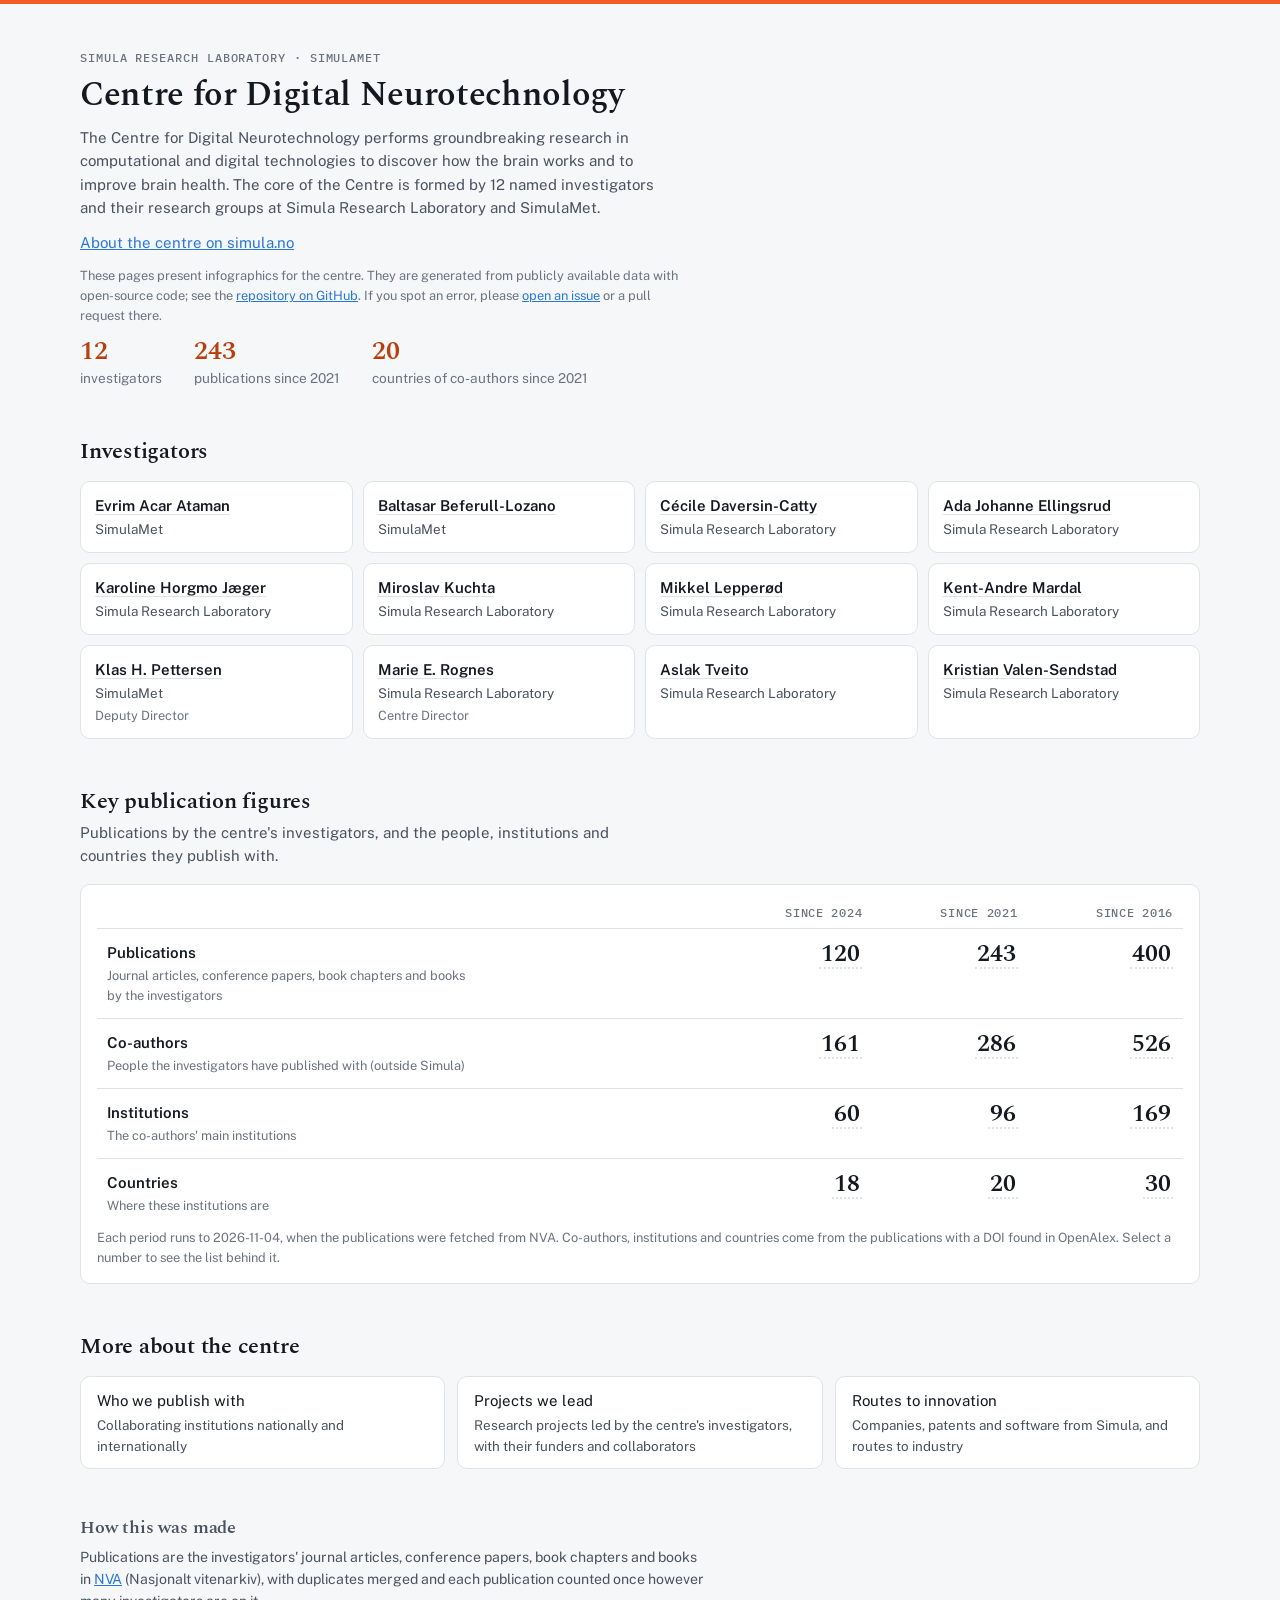
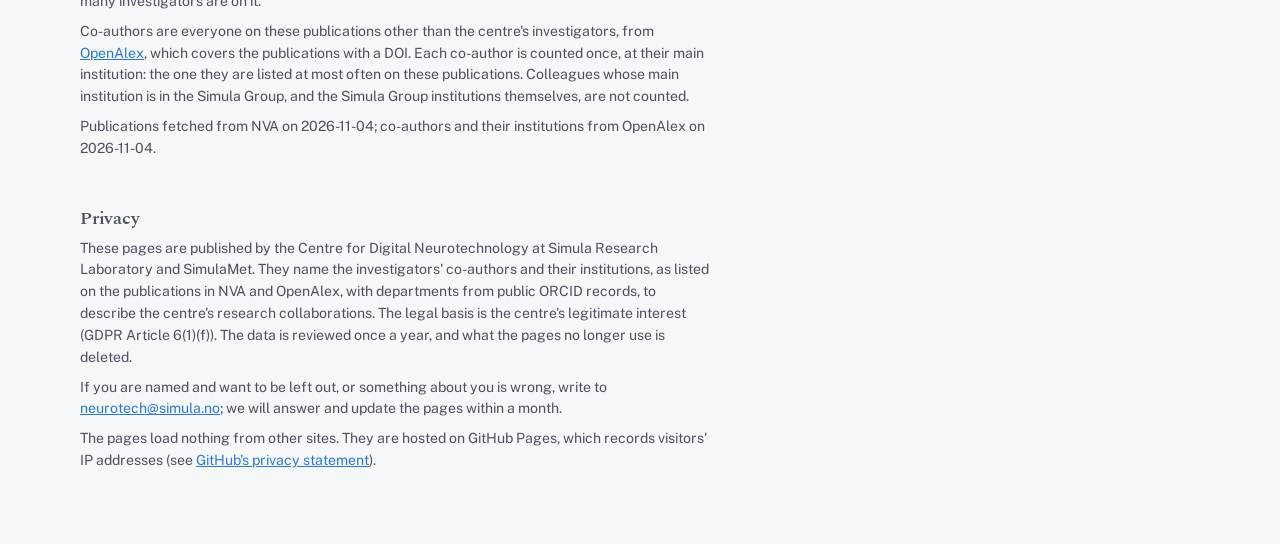
<file: site/index.html>
<!doctype html>
<html lang="en">
<head>
<meta charset="utf-8">
<meta name="viewport" content="width=device-width, initial-scale=1">
<title>Centre for Digital Neurotechnology</title>
<link rel="icon" href="data:,">
<link rel="stylesheet" href="assets/fonts.css">
<style>
/* Layout: one reading column; key figures as a table across three periods, investigators, then links to the other pages. Same language as the centre's other pages. */
:root {
  /* Simula orange (simula.no's --color-primary-simula): --accent for strips and
     underlines, --accent-ink (darker in light mode) for text */
  --accent: #f15d23;
  --accent-ink: #b93f0e;
  --bg: #f6f7f9;
  --surface: #ffffff;
  --ink: #141820;
  --ink-2: #4a5260;
  --muted: #6b7380;
  --line: #dfe3e9;
  --land: #e8ecf1;
  --land-edge: #d3d9e1;
  --soft: #f0f3f7;
  /* partner groups on the map */
  --uni: #2a78d6;
  --hosp: #eb6834;
  --other: #1baf7a;
  --font-display: "Spectral", Georgia, "Times New Roman", serif;
  --font-body: "Public Sans", system-ui, -apple-system, "Segoe UI", sans-serif;
  --font-data: "IBM Plex Mono", ui-monospace, "SF Mono", Menlo, monospace;
}
@media (prefers-color-scheme: dark) {
  :root:not([data-theme="light"]) {
    --bg: #0f1215; --surface: #171b20; --ink: #eef1f4; --ink-2: #c2c8d0; --muted: #949dab;
    --line: #2a3038; --land: #232a32; --land-edge: #313a45; --soft: #1e2329;
    --uni: #3987e5; --hosp: #d95926; --other: #199e70;
    --accent-ink: #fa7646; color-scheme: dark;
  }
}
:root[data-theme="dark"] {
  --bg: #0f1215; --surface: #171b20; --ink: #eef1f4; --ink-2: #c2c8d0; --muted: #949dab;
  --line: #2a3038; --land: #232a32; --land-edge: #313a45; --soft: #1e2329;
  --uni: #3987e5; --hosp: #d95926; --other: #199e70;
  --accent-ink: #fa7646; color-scheme: dark;
}

body { background: var(--bg); color: var(--ink); font: 15px/1.55 var(--font-body); }
.page {
  max-width: 1120px; margin: 0 auto;
  padding-left: max(16px, env(safe-area-inset-left, 0px));
  padding-right: max(16px, env(safe-area-inset-right, 0px));
  padding-block: 40px 64px;
  display: grid; gap: 48px;
  grid-template-columns: minmax(0, 1fr);
}
h1, h2, h3 { font-family: var(--font-display); font-weight: 600; text-wrap: balance; margin: 0; letter-spacing: -0.01em; }
h1 { font-size: 2.1rem; line-height: 1.15; }
h2 { font-size: 1.4rem; line-height: 1.25; }
h3 { font-size: 1.05rem; line-height: 1.3; }
p { margin: 0; }
a { color: var(--uni); }
a:focus-visible, button:focus-visible, [tabindex]:focus-visible { outline: 2px solid var(--uni); outline-offset: 2px; }
.eyebrow { font: 500 0.72rem/1 var(--font-data); text-transform: uppercase; letter-spacing: 0.08em; color: var(--muted); }
.lede { max-width: 65ch; color: var(--ink-2); }
header .note { max-width: 76ch; }
header { display: grid; gap: 12px; }
.draft { justify-self: start; font-size: 0.82rem; color: var(--ink-2); border: 1px dashed var(--line); border-radius: 6px; padding: 6px 10px; background: var(--surface); }

.controls { display: flex; flex-wrap: wrap; align-items: center; gap: 8px 12px; font-size: 0.84rem; color: var(--ink-2); }

.facts { display: flex; flex-wrap: wrap; gap: 8px 32px; }
.fact { display: grid; gap: 2px; }
.fact b { font: 600 1.6rem/1.1 var(--font-display); }
.fact span { font-size: 0.85rem; color: var(--muted); }

section { display: grid; gap: 16px; grid-template-columns: minmax(0, 1fr); }
[hidden] { display: none !important; }
.section-head { display: grid; gap: 6px; }
.section-head p { max-width: 65ch; color: var(--ink-2); }
.card { background: var(--surface); border: 1px solid var(--line); border-radius: 10px; }


/* Key figures */
.figures-card { padding: 8px 16px 16px; }
.figures-wrap { overflow-x: auto; }
table.figures { border-collapse: collapse; width: 100%; min-width: 520px; }
.figures th { text-align: right; font: 500 0.75rem var(--font-data); text-transform: uppercase; letter-spacing: 0.06em; color: var(--muted); padding: 12px 10px 8px; border-bottom: 1px solid var(--line); }
.figures th:first-child { text-align: left; }
.figures td { padding: 12px 10px; border-bottom: 1px solid var(--line); vertical-align: top; }
.figures tr:last-child td { border-bottom: 0; }
.figures td.n { text-align: right; font: 600 1.5rem/1.1 var(--font-display); font-variant-numeric: tabular-nums; }
.figures .what { font-weight: 600; }
.figures .how { font-size: 0.8rem; color: var(--muted); margin-top: 2px; max-width: 46ch; }
.note { font-size: 0.8rem; color: var(--muted); }
.figures td.n button { font: inherit; color: inherit; background: none; border: 0; border-bottom: 2px dotted var(--line); padding: 0 2px; cursor: pointer; }
.figures td.n button:hover, .figures td.n button[aria-pressed="true"] { border-bottom-color: var(--ink); }
.fig-panel { border-top: 1px solid var(--line); margin-top: 8px; padding-top: 14px; display: grid; gap: 12px; }
.fig-head { display: flex; justify-content: space-between; gap: 12px; align-items: start; }
.fig-head .sub { color: var(--muted); font-size: 0.85rem; margin-top: 4px; }
.close { font: 500 0.8rem var(--font-body); color: var(--ink-2); background: none; border: 1px solid var(--line); border-radius: 6px; padding: 4px 10px; cursor: pointer; }
.search { font: 0.88rem var(--font-body); color: var(--ink); background: var(--bg); border: 1px solid var(--line); border-radius: 6px; padding: 6px 10px; max-width: 320px; width: 100%; }
.papers { display: grid; gap: 10px; margin: 0; padding: 0; list-style: none; }
.papers li { display: grid; grid-template-columns: 44px minmax(0, 1fr); gap: 10px; font-size: 0.88rem; }
.papers .yr { font: 500 0.8rem/1.6 var(--font-data); color: var(--muted); font-variant-numeric: tabular-nums; }
.papers .t { overflow-wrap: anywhere; }
.papers .meta { color: var(--muted); font-size: 0.8rem; }
.papers .meta strong { color: var(--ink-2); font-weight: 600; }
.papers .venue { font-style: italic; color: var(--ink-2); font-size: 0.82rem; }
.entries { display: grid; gap: 2px; max-height: 640px; overflow-y: auto; }
.entries details { border-bottom: 1px solid var(--line); padding: 6px 2px; }
.entries summary { cursor: pointer; display: flex; justify-content: space-between; gap: 12px; font-size: 0.9rem; }
.entries summary .meta { color: var(--muted); font-size: 0.8rem; }
.entries summary .n { font: 500 0.8rem var(--font-data); color: var(--ink-2); white-space: nowrap; }
.entries details > div { padding: 10px 0 6px 14px; display: grid; gap: 10px; }
.entries details > div > .meta { font-size: 0.82rem; color: var(--ink-2); }

/* Investigators */
.people { list-style: none; margin: 0; padding: 0; display: grid; grid-template-columns: repeat(auto-fill, minmax(min(100%, 240px), 1fr)); gap: 10px; }
.people li { padding: 12px 14px; display: grid; gap: 2px; align-content: start; }
.people .name { font-weight: 600; }
.people .name a { color: var(--ink); text-decoration-color: var(--line); text-underline-offset: 3px; }
.people .name a:hover { text-decoration-color: var(--ink); }
.people .aff { font-size: 0.84rem; color: var(--ink-2); }
.people .role { font-size: 0.8rem; color: var(--muted); }

.links { display: flex; flex-wrap: wrap; gap: 12px; }
.links a { display: grid; gap: 2px; padding: 12px 16px; text-decoration: none; color: var(--ink); min-width: 0; flex: 1 1 260px; }
.links a span { font-size: 0.84rem; color: var(--ink-2); }
.links a:hover { border-color: var(--ink-2); }

.method { font-size: 0.88rem; color: var(--ink-2); display: grid; gap: 8px; max-width: 70ch; }
.method h2 { font-size: 1.1rem; }
@media (prefers-reduced-motion: reduce) { * { transition: none !important; } }
/* Simula orange accent: a strip along the top, the key figures and the
   selected buttons */
html { border-top: 4px solid var(--accent); }
.fact b { color: var(--accent-ink); }
.seg button[aria-pressed="true"] { box-shadow: inset 0 -2px 0 var(--accent); }
</style>
</head>
<body>

<div class="page">
  <header>
    <div class="eyebrow">Simula Research Laboratory · SimulaMet</div>
    <h1>Centre for Digital Neurotechnology</h1>
    <p class="lede" id="lede"></p>
    <p class="lede"><a href="https://www.simula.no/research/research-centres/centre-digital-neurotechnology">About the centre on simula.no</a></p>
    <p class="note">These pages present infographics for the centre. They are generated from publicly available data with open-source code; see the <a href="https://github.com/simulaneurotech/simulaneurotech.github.io">repository on GitHub</a>. If you spot an error, please <a href="https://github.com/simulaneurotech/simulaneurotech.github.io/issues">open an issue</a> or a pull request there.</p>
    <div class="facts" id="facts"></div>
  </header>

  <section>
    <div class="section-head">
      <h2>Investigators</h2>
    </div>
    <ul class="people" id="people"></ul>
  </section>

  <section>
    <div class="section-head">
      <h2>Key publication figures</h2>
      <p>Publications by the centre's investigators, and the people, institutions and countries they publish with.</p>
    </div>
    <div class="card figures-card">
      <div class="figures-wrap"><table class="figures" id="figures"></table></div>
      <p class="note" id="figures-note"></p>
      <div class="fig-panel" id="figure-details" hidden aria-live="polite"></div>
    </div>
  </section>

  <section id="links-section">
    <div class="section-head"><h2>More about the centre</h2></div>
    <div class="links">
      <a class="card" href="coauthorship.html">Who publishes with whom<span>How the investigators publish together, and the co-authors who link them</span></a>
      <a class="card" href="collaborators.html">Who we publish with<span>Collaborating institutions nationally and internationally</span></a>
      <a class="card" href="projects.html">Projects we lead<span>Research projects led by the centre's investigators, with their funders and collaborators</span></a>
      <a class="card" href="innovation-map.html">Routes to innovation<span>Companies, patents and software from Simula, and routes to industry</span></a>
    </div>
  </section>

  <section class="method">
    <h2>How this was made</h2>
    <p>Publications are the investigators' journal articles, conference papers, book chapters and books in <a href="https://nva.sikt.no/" target="_blank" rel="noopener">NVA</a> (Nasjonalt vitenarkiv), with duplicates merged and each publication counted once however many investigators are on it.</p>
    <p>Co-authors are everyone on these publications other than the centre's investigators, from <a href="https://openalex.org" target="_blank" rel="noopener">OpenAlex</a>, which covers the publications with a DOI. Each co-author is counted once, at their main institution: the one they are listed at most often on these publications. Colleagues whose main institution is in the Simula Group, and the Simula Group institutions themselves, are not counted.</p>
    <p id="generated"></p>
  </section>

  <section class="method" id="privacy">
    <h2>Privacy</h2>
    <p>These pages are published by the Centre for Digital Neurotechnology at Simula Research Laboratory and SimulaMet. They name the investigators' co-authors and their institutions, as listed on the publications in NVA and OpenAlex, with departments from public ORCID records, to describe the centre's research collaborations. The legal basis is the centre's legitimate interest (GDPR Article 6(1)(f)). The data is reviewed once a year, and what the pages no longer use is deleted.</p>
    <p>If you are named and want to be left out, or something about you is wrong, write to <a href="mailto:neurotech@simula.no">neurotech@simula.no</a>; we will answer and update the pages within a month.</p>
    <p>The pages load nothing from other sites. They are hosted on GitHub Pages, which records visitors' IP addresses (see <a href="https://docs.github.com/en/site-policy/privacy-policies/github-general-privacy-statement" target="_blank" rel="noopener">GitHub's privacy statement</a>).</p>
  </section>
</div>

<script src="assets/d3.min.js"></script>
<script>
const DATA = {"generated": "2026-11-11", "fetched": {"nva_publications": "2026-11-04", "coauthor_details": "2026-11-04", "nva_projects": "2026-10-30", "openalex": "2026-11-04", "projects_checked": "2026-11-04", "prosjektbanken": "2026-11-02", "simula_projects": "2026-10-30"}, "investigators": [{"name": "Evrim Acar Ataman", "affiliation": "SimulaMet", "page": "https://www.simula.no/people/evrim", "role": ""}, {"name": "Baltasar Beferull-Lozano", "affiliation": "SimulaMet", "page": "https://www.simula.no/people/baltasar", "role": ""}, {"name": "Cécile Daversin-Catty", "affiliation": "Simula Research Laboratory", "page": "https://www.simula.no/people/cecile", "role": ""}, {"name": "Ada Johanne Ellingsrud", "affiliation": "Simula Research Laboratory", "page": "https://www.simula.no/people/ada", "role": ""}, {"name": "Karoline Horgmo Jæger", "affiliation": "Simula Research Laboratory", "page": "https://www.simula.no/people/karolihj", "role": ""}, {"name": "Miroslav Kuchta", "affiliation": "Simula Research Laboratory", "page": "https://www.simula.no/people/miroslav", "role": ""}, {"name": "Mikkel Lepperød", "affiliation": "Simula Research Laboratory", "page": "https://www.simula.no/people/mikkel", "role": ""}, {"name": "Kent-Andre Mardal", "affiliation": "Simula Research Laboratory", "page": "https://www.simula.no/people/kent-and", "role": ""}, {"name": "Klas H. Pettersen", "affiliation": "SimulaMet", "page": "https://www.simula.no/people/klas", "role": "Deputy Director"}, {"name": "Marie E. Rognes", "affiliation": "Simula Research Laboratory", "page": "https://www.simula.no/people/meg", "role": "Centre Director"}, {"name": "Aslak Tveito", "affiliation": "Simula Research Laboratory", "page": "https://www.simula.no/people/aslak", "role": ""}, {"name": "Kristian Valen-Sendstad", "affiliation": "Simula Research Laboratory", "page": "https://www.simula.no/people/kvs", "role": ""}], "publications": {"1315205": {"year": 2016, "title": "Poro-elastic modeling of Syringomyelia – a systematic study of the effects of pia mater, central canal, median fissure, white and gray matter on pressure wave propagation and fluid movement within the cervical spinal cord", "url": "https://doi.org/10.1080/10255842.2015.1058927", "venue": "Computer Methods in Biomechanics and Biomedical Engineering", "investigators": ["Kent-Andre Mardal"], "authors": [["Karen-Helene Støverud", false], ["Martin Sandve Alnæs", false], ["Hans Petter Langtangen", false], ["Victor Haughton", false], ["Kent-Andre Mardal", true]]}, "1315208": {"year": 2016, "title": "Transitional flow in intracranial aneurysms - A space and time refinement study below the Kolmogorov scales using Lattice Boltzmann Method", "url": "https://doi.org/10.1016/j.compfluid.2015.12.011", "venue": "Computers & Fluids", "investigators": ["Kent-Andre Mardal"], "authors": [["Kartik Jain", false], ["Sabine Roller", false], ["Kent-Andre Mardal", true]]}, "1367550": {"year": 2016, "title": "Adjoint multi-start-based estimation of cardiac hyperelastic material parameters using shear data", "url": "https://doi.org/10.1007/s10237-016-0780-7", "venue": "Biomechanics and Modeling in Mechanobiology", "investigators": ["Marie E. Rognes"], "authors": [["Gabriel Balaban", false], ["Martin Sandve Alnæs", false], ["Joakim Sundnes", false], ["Marie Elisabeth Rognes", true]]}, "1368841": {"year": 2016, "title": "Computing rates of Markov models of voltage-gated ion channels by inverting partial differential equations governing the probability density functions of the conducting and non-conducting states", "url": "https://doi.org/10.1016/j.mbs.2016.04.011", "venue": "Mathematical Biosciences", "investigators": ["Aslak Tveito"], "authors": [["Aslak Tveito", true], ["Glenn Terje Lines", false], ["Andrew Edwards", false], ["Andrew McCulloch", false]]}, "1385470": {"year": 2016, "title": "Preconditioners for saddle point systems with trace constraints coupling 2D and 1D domains", "url": "https://doi.org/10.1137/15M1052822", "venue": "SIAM Journal on Scientific Computing", "investigators": ["Miroslav Kuchta", "Kent-Andre Mardal"], "authors": [["Miroslav Kuchta", true], ["Magne Nordaas", false], ["Joris C. G. Verschaeve", false], ["Mikael Mortensen", false], ["Kent-Andre Mardal", true]]}, "1388482": {"year": 2016, "title": "The association between the pulse pressure gradient at the cranio-cervical junction derived from phase-contrast magnetic resonance imaging and invasively measured pulsatile intracranial pressure in symptomatic patients with Chiari malformation type 1", "url": "https://doi.org/10.1007/s00701-016-2979-x", "venue": "Acta Neurochirurgica", "investigators": ["Kent-Andre Mardal"], "authors": [["Radek Fric", false], ["Erika Kristina Lindstrøm", false], ["Geir Ringstad", false], ["Kent-Andre Mardal", true], ["Per Kristian Eide", false]]}, "1388489": {"year": 2017, "title": "Parameter-robust discretization and preconditioning of Biot's consolidation model", "url": "https://doi.org/10.1137/15M1029473", "venue": "SIAM Journal on Scientific Computing", "investigators": ["Kent-Andre Mardal"], "authors": [["Jeonghun Lee", false], ["Kent-Andre Mardal", true], ["Ragnar Winther", false]]}, "1388764": {"year": 2016, "title": "Cerebrospinal fluid flow in adults", "url": "https://nva.sikt.no/registration/0198cc78deb4-ecd47132-6bf6-4958-afa4-a60db4e15545", "venue": "In: Handbook of clinical neurology\nNeuroimaging, part I (Handbook of Clinical Neurology)", "investigators": ["Kent-Andre Mardal"], "authors": [["William G. Bradley", false], ["Victor Haughton", false], ["Kent-Andre Mardal", true]]}, "1388765": {"year": 2016, "title": "Transitional hemodynamics in intracranial aneurysms - Comparative velocity investigations with high resolution Lattice Boltzmann simulations, normal resolution ANSYS simulations and MR imaging", "url": "https://doi.org/10.1118/1.4964793", "venue": "Medical Physics", "investigators": ["Kent-Andre Mardal"], "authors": [["Kartik Jain", false], ["Jingfeng Jiang", false], ["Charles M Strother", false], ["Kent-Andre Mardal", true]]}, "1390213": {"year": 2016, "title": "Robust preconditioners for PDE-constrained optimization with limited observations", "url": "https://doi.org/10.1007/s10543-016-0635-8", "venue": "BIT Numerical Mathematics", "investigators": ["Kent-Andre Mardal"], "authors": [["Kent-Andre Mardal", true], ["Bjørn Fredrik Nielsen", false], ["Magne Nordaas", false]]}, "1403803": {"year": 2016, "title": "Computational investigation of cerebrospinal fluid dynamics in the posterior cranial fossa and cervical subarachnoid space in patients with Chiari I malformation", "url": "https://doi.org/10.1371/journal.pone.0162938", "venue": "PLOS ONE", "investigators": ["Kent-Andre Mardal"], "authors": [["Karen-Helene Støverud", false], ["Hans Petter Langtangen", false], ["Geir Ringstad", false], ["Per Kristian Eide", false], ["Kent-Andre Mardal", true]]}, "1405558": {"year": 2016, "title": "Singular spectrum-based matrix completion for time series recovery and prediction", "url": "https://doi.org/10.1186/s13634-016-0360-0", "venue": "EURASIP Journal on Advances in Signal Processing", "investigators": ["Baltasar Beferull-Lozano"], "authors": [["Grigoris Tsagkatakis", false], ["Baltasar Beferull-Lozano", true], ["Panagiotis Tsakalides", false]]}, "1414880": {"year": 2016, "title": "Deletion of aquaporin-4 curtails extracellular glutamate elevation in cortical spreading depression in awake mice", "url": "https://doi.org/10.1093/cercor/bhw359", "venue": "Cerebral Cortex", "investigators": ["Klas H. Pettersen"], "authors": [["Rune Enger", false], ["Didrik Bakke Dukefoss", false], ["Wannan Tang", false], ["Klas Pettersen", true], ["Daniel Marelius Bjørnstad", false], ["Paul Johannes Helm", false], ["Vidar Jensen", false], ["Rolf Sprengel", false], ["Koen Gerard Alois Vervaeke", false], ["Ole Petter Ottersen", false], ["Erlend Arnulf Nagelhus", false]]}, "1424754": {"year": 2016, "title": "Adaptive consensus-based distributed detection in WSN with unreliable links", "url": "https://doi.org/10.1109/ICASSP.2016.7472516", "venue": "Proceedings of the IEEE International Conference on Acoustics, Speech and Signal Processing", "investigators": ["Baltasar Beferull-Lozano"], "authors": [["Daniel Alonso", false], ["Baltasar Beferull-Lozano", true]]}, "1431203": {"year": 2016, "title": "Effect of Ionic Diffusion on Extracellular Potentials in Neural Tissue", "url": "https://doi.org/10.1371/journal.pcbi.1005193", "venue": "PLoS Computational Biology", "investigators": ["Klas H. Pettersen"], "authors": [["Geir Halnes", false], ["Tuomo Mäki-Marttunen", false], ["Daniel Keller", false], ["Klas Pettersen", true], ["Ole Andreas Andreassen", false], ["Gaute Einevoll", false]]}, "1433123": {"year": 2017, "title": "Direct numerical simulation of transitional hydrodynamcis of the cerebrospinal fluid in Chiari I malformation: The role of cranio-vertebral junction", "url": "https://doi.org/10.1002/cnm.2853", "venue": "International Journal for Numerical Methods in Biomedical Engineering", "investigators": ["Kent-Andre Mardal"], "authors": [["Kartik Jain", false], ["Geir Ringstad", false], ["Per Kristian Eide", false], ["Kent-Andre Mardal", true]]}, "1447416": {"year": 2017, "title": "Removal of perineuronal nets unlocks juvenile plasticity through network mechanisms of decreased inhibition and increased gamma Activity", "url": "https://doi.org/10.1523/JNEUROSCI.2504-16.2016", "venue": "Journal of Neuroscience", "investigators": ["Mikkel Lepperød"], "authors": [["Kristian Kinden Lensjø", false], ["Mikkel Elle Lepperød", true], ["Gunnar Dick", false], ["Torkel Hafting", false], ["Marianne Fyhn", false]]}, "1454746": {"year": 2016, "title": "Adaptive Consensus-Based Distributed Kalman Filter for WSNs with Random Link Failures", "url": "https://doi.org/10.1109/DCOSS.2016.38", "venue": "In: 2016 IEEE International Conference on Distributed Computing in Sensor Systems", "investigators": ["Baltasar Beferull-Lozano"], "authors": [["Daniel Alonso", false], ["Baltasar Beferull-Lozano", true]]}, "1459960": {"year": 2017, "title": "A numerical investigation of intrathecal isobaric drug dispersion within the cervical subarachnoid space", "url": "https://doi.org/10.1371/journal.pone.0173680", "venue": "PLOS ONE", "investigators": ["Miroslav Kuchta", "Kent-Andre Mardal"], "authors": [["Per Thomas Haga", false], ["Giulia Pizzichelli", false], ["Mikael Mortensen", false], ["Miroslav Kuchta", true], ["Soroush Heidari Pahlavian", false], ["Edoardo Sinibaldi", false], ["Bryn A. Martin", false], ["Kent-Andre Mardal", true]]}, "1479389": {"year": 2017, "title": "Robustness of common hemodynamic indicators with respect to numerical resolution in 38 middle cerebral artery aneurysms", "url": "https://doi.org/10.1371/journal.pone.0177566", "venue": "PLOS ONE", "investigators": ["Kent-Andre Mardal"], "authors": [["Øyvind Evju", false], ["Jose M. Pozo", false], ["Alejandro F. Frangi", false], ["Kent-Andre Mardal", true]]}, "1479398": {"year": 2017, "title": "Weakly Imposed Symmetry and Robust Preconditioners for Biot’s Consolidation Model", "url": "https://doi.org/10.1515/cmam-2017-0016", "venue": "Computational Methods in Applied Mathematics", "investigators": ["Kent-Andre Mardal"], "authors": [["Trygve Bærland", false], ["Jeonghun J. Lee", false], ["Kent-Andre Mardal", true], ["Ragnar Winther", false]]}, "1492283": {"year": 2017, "title": "Focal local field potential signature of the single-axon monosynaptic thalamocortical connection", "url": "https://doi.org/10.1523/JNEUROSCI.2715-16.2017", "venue": "Journal of Neuroscience", "investigators": ["Klas H. Pettersen"], "authors": [["Espen Hagen", false], ["Janne- Christine Fossum", false], ["Klas Pettersen", true], ["Jose-Manuel Alonso", false], ["Harvey A. Swadlow", false], ["Gaute Einevoll", false]]}, "1492395": {"year": 2017, "title": "Temporal processing in the visual cortex of the awake and anesthetized rat", "url": "https://doi.org/10.1523/ENEURO.0059-17.2017", "venue": "eNeuro", "investigators": ["Mikkel Lepperød"], "authors": [["Ida E. J. Aasebø", false], ["Mikkel Elle Lepperød", true], ["Maria Stavrinou", false], ["Sandra Nøkkevangen", false], ["Gaute Einevoll", false], ["Torkel Hafting", false], ["Marianne Fyhn", false]]}, "1494049": {"year": 2017, "title": "Ion diffusion may introduce spurious current sources in current-source density (CSD) analysis", "url": "https://doi.org/10.1152/jn.00976.2016", "venue": "Journal of Neurophysiology", "investigators": ["Klas H. Pettersen"], "authors": [["Geir Halnes", false], ["Tuomo Mäki-Marttunen", false], ["Klas Pettersen", true], ["Ole Andreas Andreassen", false], ["Gaute Einevoll", false]]}, "1494742": {"year": 2017, "title": "Non-parametric spectrum cartography using adaptive radial basis  functions", "url": "https://doi.org/10.1109/ICASSP.2017.7952827", "venue": "In: 2017 IEEE International Conference on Acoustics, Speech and Signal Processing (ICASSP) (Proceedings of the IEEE International Conference on Acoustics, Speech and Signal Processing)", "investigators": ["Baltasar Beferull-Lozano"], "authors": [["Mohamed Hamid", false], ["Baltasar Beferull-Lozano", true]]}, "1499040": {"year": 2017, "title": "An evaluation of the accuracy of classical models for computing the membrane potential and extracellular potential for neurons", "url": "https://doi.org/10.3389/fncom.2017.00027", "venue": "Frontiers in Computational Neuroscience", "investigators": ["Karoline Horgmo Jæger", "Aslak Tveito"], "authors": [["Aslak Tveito", true], ["Karoline Horgmo Jæger", true], ["Glenn Terje Lines", false], ["Lukasz Paszkowski", false], ["Joakim Sundnes", false], ["Andrew Edwards", false], ["Tuomo Mäki-Marttunen", false], ["Geir Halnes", false], ["Gaute Einevoll", false]]}, "1503524": {"year": 2017, "title": "A cell-based framework for numerical modeling of electrical conduction in cardiac tissue", "url": "https://doi.org/10.3389/fphy.2017.00048", "venue": "Frontiers in Physics", "investigators": ["Karoline Horgmo Jæger", "Miroslav Kuchta", "Kent-Andre Mardal", "Marie E. Rognes", "Aslak Tveito"], "authors": [["Aslak Tveito", true], ["Karoline Horgmo Jæger", true], ["Miroslav Kuchta", true], ["Kent-Andre Mardal", true], ["Marie Elisabeth Rognes", true]]}, "1503525": {"year": 2017, "title": "Interstitial solute transport in 3D reconstructed neuropil occurs by diffusion rather than bulk flow", "url": "https://doi.org/10.1073/pnas.1706942114", "venue": "Proceedings of the National Academy of Sciences of the United States of America (PNAS)", "investigators": ["Kent-Andre Mardal", "Klas H. Pettersen"], "authors": [["Karl Erik Holter", false], ["Benjamin Dam Kehlet", false], ["Anna Devor", false], ["Terrence J. Sejnowski", false], ["Anders M. Dale", false], ["Stig William Omholt", false], ["Ole Petter Ottersen", false], ["Erlend Arnulf Nagelhus", false], ["Kent-Andre Mardal", true], ["Klas Pettersen", true]]}, "1505214": {"year": 2017, "title": "Numerical study of intrathecal drug delivery to a permeable spinal cord: effect of catheter position and angle", "url": "https://doi.org/10.1080/10255842.2017.1393805", "venue": "Computer Methods in Biomechanics and Biomedical Engineering", "investigators": ["Kent-Andre Mardal", "Marie E. Rognes"], "authors": [["Giulia Pizzichelli", false], ["Benjamin Dam Kehlet", false], ["Øyvind Evju", false], ["Bryn A. Martin", false], ["Marie Elisabeth Rognes", true], ["Kent-Andre Mardal", true], ["Edoardo Sinibaldi", false]]}, "1521885": {"year": 2017, "title": "Non-invasive assessment of pulsatile intracranial pressure with phase-contrast magnetic resonance imaging", "url": "https://doi.org/10.1371/journal.pone.0188896", "venue": "PLOS ONE", "investigators": ["Kent-Andre Mardal"], "authors": [["Geir Ringstad", false], ["Erika Kristina Lindstrøm", false], ["Svein Are Sirirud Vatnehol", false], ["Kent-Andre Mardal", true], ["Kyrre Eeg Emblem", false], ["Per Kristian Eide", false]]}, "1524811": {"year": 2017, "title": "Topology Design to Increase Network Lifetime in WSN for Graph Filtering in Consensus Processes", "url": "https://doi.org/10.23919/EUSIPCO.2017.8081227", "venue": "In: 2017 25th European Signal Processing Conference (EUSIPCO) (European Signal Processing Conference)", "investigators": ["Baltasar Beferull-Lozano"], "authors": [["Leila Ben Saad", false], ["Thilina Nuwan Weerasinghe", false], ["Baltasar Beferull-Lozano", true]]}, "1525047": {"year": 2017, "title": "Consensus-Based Distributed State Estimation of Biofilm in Reverse Osmosis Membranes by WSNs", "url": "https://doi.org/10.1201/b21948-2", "venue": "In: Proceedings of the 3rd International Workshop on Cyber-Physical Systems for Smart Water Networks", "investigators": ["Baltasar Beferull-Lozano"], "authors": [["Daniel Alonso", false], ["César Asensio-Marco", false], ["Baltasar Beferull-Lozano", true]]}, "1528984": {"year": 2017, "title": "High-resolution data assimilation of cardiac mechanics applied to a dyssynchronous ventricle", "url": "https://doi.org/10.1002/cnm.2863", "venue": "International Journal for Numerical Methods in Biomedical Engineering", "investigators": ["Marie E. Rognes"], "authors": [["Gabriel Balaban", false], ["Henrik Nicolay Finsberg", false], ["Hans Henrik Odland", false], ["Marie Elisabeth Rognes", true], ["Stian Balnagown Ross", false], ["Joakim Sundnes", false], ["Samuel Thomas Wall", false]]}, "1538202": {"year": 2017, "title": "Spectrum cartography using adaptive radial basis functions: Experimental validation", "url": "https://doi.org/10.1109/SPAWC.2017.8227752", "venue": "In: 18th IEEE International Workshop on Signal Processing Advances in Wireless Communications (SPAWC 2017)", "investigators": ["Baltasar Beferull-Lozano"], "authors": [["Henning Idsøe", false], ["Mohamed Hamid", false], ["Thomas Jordbru", false], ["Linga Reddy Cenkeramaddi", false], ["Baltasar Beferull-Lozano", true]]}, "1539744": {"year": 2017, "title": "Radio measurements on a customized software defined radio module: A case study of energy detection spectrum sensing", "url": "https://doi.org/10.1109/I2MTC.2017.7969681", "venue": "In: 2017 IEEE International Instrumentation and Measurement Technology Conference", "investigators": ["Baltasar Beferull-Lozano"], "authors": [["Thomas Jordbru", false], ["Henning Idsøe", false], ["Linga Reddy Cenkeramaddi", false], ["Baltasar Beferull-Lozano", true], ["Mohamed Hamid", false]]}, "1540041": {"year": 2017, "title": "Topology design to reduce energy consumption of distributed graph filtering in WSN", "url": "https://doi.org/10.1109/GlobalSIP.2017.8309031", "venue": "In: 5th IEEE Global Conference on Signal and Information Processing (GlobalSIP 2017)", "investigators": ["Baltasar Beferull-Lozano"], "authors": [["Leila Ben Saad", false], ["César Asensio-Marco", false], ["Baltasar Beferull-Lozano", true]]}, "1548624": {"year": 2018, "title": "Comparison of phase-contrast MR and flow simulations for the study of CSF Dynamics in the cervical spine", "url": "https://doi.org/10.1177/1971400918759812", "venue": "The Neuroradiology Journal (NRJ)", "investigators": ["Kent-Andre Mardal"], "authors": [["Erika Kristina Lindstrøm", false], ["Jakob Emil Schreiner", false], ["Geir Ringstad", false], ["Victor Haughton", false], ["Per Kristian Eide", false], ["Kent-Andre Mardal", true]]}, "1554776": {"year": 2018, "title": "Inverse estimation of cardiac activation times via gradient-based optimization", "url": "https://doi.org/10.1002/cnm.2919", "venue": "International Journal for Numerical Methods in Biomedical Engineering", "investigators": ["Marie E. Rognes"], "authors": [["Siri Kallhovd", false], ["Mary Margot Catherine Maleckar", false], ["Marie Elisabeth Rognes", true]]}, "1572730": {"year": 2017, "title": "Graph recursive least squares filter for topology inference in causal data processes", "url": "https://doi.org/10.1109/CAMSAP.2017.8313212", "venue": "In: Computational Advances in Multi-Sensor Adaptive Processing,\nIEEE 7th International Workshop on (CAMSAP)", "investigators": ["Baltasar Beferull-Lozano"], "authors": [["Mahmoud Ramezani-Mayiami", false], ["Baltasar Beferull-Lozano", true]]}, "1572732": {"year": 2017, "title": "Online topology estimation for vector autoregressive processes in data networks", "url": "https://doi.org/10.1109/CAMSAP.2017.8313211", "venue": "In: Computational Advances in Multi-Sensor Adaptive Processing,\nIEEE 7th International Workshop on (CAMSAP)", "investigators": ["Baltasar Beferull-Lozano"], "authors": [["Bakht Zaman", false], ["Luis M. Lopez-Ramos", false], ["Daniel Romero", false], ["Baltasar Beferull-Lozano", true]]}, "1576810": {"year": 2017, "title": "Experimental validation for spectrum cartography using adaptive multi-kernels", "url": "https://doi.org/10.1109/ICSPCS.2017.8270459", "venue": "In: 2017, 11th International Conference on Signal Processing and\nCommunication Systems (ICSPCS)", "investigators": ["Baltasar Beferull-Lozano"], "authors": [["Henning Idsøe", false], ["Mohamed Hamid", false], ["Linga Reddy Cenkeramaddi", false], ["Thomas Jordbru", false], ["Baltasar Beferull-Lozano", true]]}, "1576821": {"year": 2017, "title": "Implementation of a two stage fully-blind self-adapted spectrum sensing algorithm", "url": "https://doi.org/10.1109/ICSPCS.2017.8270477", "venue": "In: 2017, 11th International Conference on Signal Processing and\nCommunication Systems (ICSPCS)", "investigators": ["Baltasar Beferull-Lozano"], "authors": [["Thomas Jordbru", false], ["Mohamed Hamid", false], ["Linga Reddy Cenkeramaddi", false], ["Henning Idsøe", false], ["Baltasar Beferull-Lozano", true]]}, "1591663": {"year": 2018, "title": "Brain-wide glymphatic enhancement and clearance in humans assessed with MRI", "url": "https://doi.org/10.1172/jci.insight.121537", "venue": "Journal of Clinical Investigation", "investigators": ["Kent-Andre Mardal"], "authors": [["Geir Ringstad", false], ["Lars Magnus Valnes", false], ["Anders Dale", false], ["Are Hugo Pripp", false], ["Svein Are Sirirud Vatnehol", false], ["Kyrre Eeg Emblem", false], ["Kent-Andre Mardal", true], ["Per Kristian Eide", false]]}, "1594685": {"year": 2019, "title": "Preconditioning trace coupled 3d-1d systems using fractional Laplacian", "url": "https://doi.org/10.1002/num.22304", "venue": "Numerical Methods for Partial Differential Equations", "investigators": ["Miroslav Kuchta", "Kent-Andre Mardal"], "authors": [["Miroslav Kuchta", true], ["Kent-Andre Mardal", true], ["Mikael Mortensen", false]]}, "1596679": {"year": 2018, "title": "In vivo estimation of elastic heterogeneity in an infarcted human heart", "url": "https://doi.org/10.1007/s10237-018-1028-5", "venue": "Biomechanics and Modeling in Mechanobiology", "investigators": ["Marie E. Rognes"], "authors": [["Gabriel Balaban", false], ["Henrik Nicolay Finsberg", false], ["Simon Wolfgang Funke", false], ["Trine Synnøve Fink Håland", false], ["Einar Hopp", false], ["Joakim Sundnes", false], ["Samuel T Wall", false], ["Marie Elisabeth Rognes", true]]}, "1598799": {"year": 2018, "title": "Experimental directory structure (Exdir): An alternative to HDF5 without introducing a new file format", "url": "https://doi.org/10.3389/fninf.2018.00016", "venue": "Frontiers in Neuroinformatics", "investigators": ["Mikkel Lepperød"], "authors": [["Svenn-Arne Dragly", false], ["Milad Mobarhan", false], ["Mikkel Elle Lepperød", true], ["Simen Tennøe", false], ["Marianne Fyhn", false], ["Torkel Hafting", false], ["Anders Malthe-Sørenssen", false]]}, "1602059": {"year": 2019, "title": "On the singular Neumann problem in linear elasticity", "url": "https://doi.org/10.1002/nla.2212", "venue": "Numerical Linear Algebra with Applications", "investigators": ["Miroslav Kuchta", "Kent-Andre Mardal"], "authors": [["Miroslav Kuchta", true], ["Kent-Andre Mardal", true], ["Mikael Mortensen", false]]}, "1602060": {"year": 2018, "title": "Fluid dynamics in syringomyelia cavities: Effects of heart rate, CSF velocity, CSF velocity waveform and craniovertebral decompression", "url": "https://doi.org/10.1177/1971400918795482", "venue": "The Neuroradiology Journal (NRJ)", "investigators": ["Kent-Andre Mardal", "Marie E. Rognes"], "authors": [["Vegard Vinje", false], ["Justin Brucker", false], ["Marie Elisabeth Rognes", true], ["Kent-Andre Mardal", true], ["Victor Haughton", false]]}, "1607782": {"year": 2019, "title": "Variational data assimilation for transient blood flow simulations - Cerebral aneurysms as an illustrative example", "url": "https://doi.org/10.1002/cnm.3152", "venue": "International Journal for Numerical Methods in Biomedical Engineering", "investigators": ["Kent-Andre Mardal"], "authors": [["Simon Wolfgang Funke", false], ["Magne Nordaas", false], ["Øyvind Evju", false], ["Martin Alnæs", false], ["Kent-Andre Mardal", true]]}, "1607786": {"year": 2018, "title": "Cerebrospinal fluid volumetric net flow rate and direction in idiopathic normal pressure hydrocephalus", "url": "https://doi.org/10.1016/j.nicl.2018.09.006", "venue": "NeuroImage: Clinical", "investigators": ["Kent-Andre Mardal"], "authors": [["Erika Kristina Lindstrøm", false], ["Geir Ringstad", false], ["Kent-Andre Mardal", true], ["Per Kristian Eide", false]]}, "1619648": {"year": 2018, "title": "Underlay Device-to-Device Communications on Multiple Channels", "url": "https://doi.org/10.1109/ICASSP.2018.8462424", "venue": "In: 2018 IEEE International Conference on Acoustics, Speech and Signal Processing (ICASSP) (Proceedings of the IEEE International Conference on Acoustics, Speech and Signal Processing)", "investigators": ["Baltasar Beferull-Lozano"], "authors": [["Mohamed Elnourani", false], ["Mohamed Hamid", false], ["Daniel Romero", false], ["Baltasar Beferull-Lozano", true]]}, "1619655": {"year": 2018, "title": "Localization-Free Power Cartography", "url": "https://doi.org/10.1109/ICASSP.2018.8461731", "venue": "In: 2018 IEEE International Conference on Acoustics, Speech and Signal Processing (ICASSP) (Proceedings of the IEEE International Conference on Acoustics, Speech and Signal Processing)", "investigators": ["Baltasar Beferull-Lozano"], "authors": [["Yves Teganya", false], ["Luis M. Lopez-Ramos", false], ["Daniel Romero", false], ["Baltasar Beferull-Lozano", true]]}, "1619658": {"year": 2018, "title": "Fast Distributed Subspace Projection via Graph Filters", "url": "https://doi.org/10.1109/ICASSP.2018.8462110", "venue": "In: 2018 IEEE International Conference on Acoustics, Speech and Signal Processing (ICASSP) (Proceedings of the IEEE International Conference on Acoustics, Speech and Signal Processing)", "investigators": ["Baltasar Beferull-Lozano"], "authors": [["Thilina Nuwan Weerasinghe", false], ["Daniel Romero", false], ["César Asensio-Marco", false], ["Baltasar Beferull-Lozano", true]]}, "1619664": {"year": 2019, "title": "Cross-layer MAC Protocol for Unbiased Average Consensus under Random Interference", "url": "https://doi.org/10.1109/TSIPN.2018.2873070", "venue": "IEEE Transactions on Signal and Information Processing over Networks", "investigators": ["Baltasar Beferull-Lozano"], "authors": [["César Asensio-Marco", false], ["Daniel Alonso-Román", false], ["Baltasar Beferull-Lozano", true]]}, "1619683": {"year": 2018, "title": "Stochastic Graph Filtering under Asymmetric Links in Wireless Sensor Networks", "url": "https://doi.org/10.1109/SPAWC.2018.8445848", "venue": "In: 2018 IEEE 19th International Workshop on Signal Processing Advances in Wireless Communications (SPAWC) (Proceedings of IEEE Workshop on Signal Processing Advances in Wireless Communications (SPAWC))", "investigators": ["Baltasar Beferull-Lozano"], "authors": [["Leila Ben Saad", false], ["Baltasar Beferull-Lozano", true]]}, "1619685": {"year": 2018, "title": "Energy Efficient Consensus Over Directed Graphs", "url": "https://doi.org/10.1109/ICASSP.2018.8461849", "venue": "In: 2018 IEEE International Conference on Acoustics, Speech and Signal Processing (ICASSP) (Proceedings of the IEEE International Conference on Acoustics, Speech and Signal Processing)", "investigators": ["Baltasar Beferull-Lozano"], "authors": [["César Asensio-Marco", false], ["Baltasar Beferull-Lozano", true]]}, "1619689": {"year": 2018, "title": "Joint Topology and Radio Resource Optimization for Device-to-Device Based Mobile Social Networks", "url": "https://doi.org/10.1109/ICASSP.2018.8461962", "venue": "In: 2018 IEEE International Conference on Acoustics, Speech and Signal Processing (ICASSP) (Proceedings of the IEEE International Conference on Acoustics, Speech and Signal Processing)", "investigators": ["Baltasar Beferull-Lozano"], "authors": [["Mohamed Hamid", false], ["Baltasar Beferull-Lozano", true]]}, "1619691": {"year": 2018, "title": "Adaptive Medium Access Control for Distributed Processing in Wireless Sensor Networks", "url": "https://doi.org/10.1109/TSIPN.2018.2866324", "venue": "IEEE Transactions on Signal and Information Processing over Networks", "investigators": ["Baltasar Beferull-Lozano"], "authors": [["César Asensio-Marco", false], ["Baltasar Beferull-Lozano", true]]}, "1623182": {"year": 2018, "title": "Open source modules for tracking animal behavior and closed-loop stimulation based on Open Ephys and Bonsai", "url": "https://doi.org/10.1088/1741-2552/aacf45", "venue": "Journal of Neural Engineering", "investigators": ["Mikkel Lepperød"], "authors": [["Alessio Paolo Buccino", false], ["Mikkel Elle Lepperød", true], ["Svenn-Arne Dragly", false], ["Philipp Häfliger", false], ["Marianne Fyhn", false], ["Torkel Hafting", false]]}, "1632049": {"year": 2018, "title": "Deep Reinforcement Learning achieves flow control of the 2D Karman Vortex Street", "url": "https://nva.sikt.no/registration/0198cc861ef6-f92f7fc3-ac57-4e9a-9cd3-adb7ebd7074e", "venue": "arXiv.org", "investigators": ["Miroslav Kuchta"], "authors": [["Jean Rabault", false], ["Miroslav Kuchta", true], ["Atle Jensen", false], ["Ulysse Reglade", false], ["Cerardi Nicolas", false]]}, "1633947": {"year": 2018, "title": "Self-Powered IoT Device for Indoor Applications", "url": "https://doi.org/10.1109/VLSID.2018.110", "venue": "VLSI Design", "investigators": ["Baltasar Beferull-Lozano"], "authors": [["Rolf Arne Kjellby", false], ["Thor Eirik Johnsrud", false], ["Svein Erik Løtveit", false], ["Linga Reddy Cenkeramaddi", false], ["Mohamed Hamid", false], ["Baltasar Beferull-Lozano", true]]}, "1634008": {"year": 2018, "title": "Ca2+ signals in astrocytes facilitate spread of epileptiform activity", "url": "https://doi.org/10.1093/cercor/bhy196", "venue": "Cerebral Cortex", "investigators": ["Klas H. Pettersen"], "authors": [["Kjell Heuser", false], ["Cecilie Nome", false], ["Klas Pettersen", true], ["Knut Sindre Åbjørsbråten", false], ["Vidar Jensen", false], ["Wannan Tang", false], ["Rolf Sprengel", false], ["Erik Taubøll", false], ["Erlend Arnulf Nagelhus", false], ["Rune Enger", false]]}, "1636854": {"year": 2018, "title": "Magnitude and direction of aqueductal cerebrospinal fluid flow: large variations in patients with intracranial aneurysms with or without a previous subarachnoid hemorrhage", "url": "https://doi.org/10.1007/s00701-018-3730-6", "venue": "Acta Neurochirurgica", "investigators": ["Kent-Andre Mardal"], "authors": [["Erika Kristina Lindstrøm", false], ["Geir Ringstad", false], ["Angelika Sorteberg", false], ["Wilhelm Sorteberg", false], ["Kent-Andre Mardal", true], ["Per Kristian Eide", false]]}, "1670410": {"year": 2018, "title": "Computing optimal properties of drugs using mathematical models of single channel dynamics", "url": "https://doi.org/10.1515/cmb-2018-0004", "venue": "Computational and Mathematical Biophysics", "investigators": ["Aslak Tveito"], "authors": [["Aslak Tveito", true], ["Mary Margot Catherine Maleckar", false], ["Glenn Terje Lines", false]]}, "1671828": {"year": 2018, "title": "Inversion and computational maturation of drug response using human stem cell\nderived cardiomyocytes in microphysiological systems", "url": "https://doi.org/10.1038/s41598-018-35858-7", "venue": "Scientific Reports", "investigators": ["Karoline Horgmo Jæger", "Aslak Tveito"], "authors": [["Aslak Tveito", true], ["Karoline Horgmo Jæger", true], ["Nathaniel Huebsch", false], ["Berenice Charrez", false], ["Andrew Edwards", false], ["Samuel Thomas Wall", false], ["Kevin Healy", false]]}, "1672266": {"year": 2019, "title": "Multigrid Methods for Discrete Fractional Sobolev Spaces", "url": "https://doi.org/10.1137/18M1191488", "venue": "SIAM Journal on Scientific Computing", "investigators": ["Miroslav Kuchta", "Kent-Andre Mardal"], "authors": [["Trygve Bærland", false], ["Miroslav Kuchta", true], ["Kent-Andre Mardal", true]]}, "1679366": {"year": 2019, "title": "Artificial neural networks trained through deep reinforcement learning discover control strategies for active flow control", "url": "https://doi.org/10.1017/jfm.2019.62", "venue": "Journal of Fluid Mechanics", "investigators": ["Miroslav Kuchta"], "authors": [["Jean Rabault", false], ["Miroslav Kuchta", true], ["Atle Jensen", false], ["Ulysse Antoine Reglade", false], ["Nicolas Cerardi", false]]}, "1680560": {"year": 2018, "title": "Decentralized subspace projection in large networks", "url": "https://doi.org/10.1109/GlobalSIP.2018.8646531", "venue": "In: 2018 IEEE Global Conference on Signal and Information Processing (GlobalSIP)", "investigators": ["Baltasar Beferull-Lozano"], "authors": [["Siavash Mollaebrahim Ghari", false], ["César Asensio-Marco", false], ["Daniel Romero", false], ["Baltasar Beferull-Lozano", true]]}, "1680902": {"year": 2018, "title": "Dynamic network identification from non-stationary vector autoregressive time series", "url": "https://doi.org/10.1109/GlobalSIP.2018.8646607", "venue": "In: 2018 IEEE Global Conference on Signal and Information Processing (GlobalSIP)", "investigators": ["Baltasar Beferull-Lozano"], "authors": [["Luis M. Lopez-Ramos", false], ["Daniel Romero", false], ["Bakht Zaman", false], ["Baltasar Beferull-Lozano", true]]}, "1681834": {"year": 2018, "title": "Consensus-Based Distributed Detection and State Estimation of Biofilm in Reverse Osmosis Membranes by WSNs", "url": "https://doi.org/10.1201/b21948", "venue": "In: Smart Water Grids", "investigators": ["Baltasar Beferull-Lozano"], "authors": [["Daniel Alonso", false], ["César Asensio-Marco", false], ["Baltasar Beferull-Lozano", true]]}, "1684227": {"year": 2018, "title": "Real-world variability in the prediction of intracranial aneurysm wall shear stress: The 2015 international aneurysm CFD challenge", "url": "https://doi.org/10.1007/s13239-018-00374-2", "venue": "Cardiovascular Engineering and Technology", "investigators": ["Kent-Andre Mardal", "Kristian Valen-Sendstad"], "authors": [["Kristian Valen-Sendstad", false], ["Aslak Wigdahl Bergersen", false], ["Yuji Shimogonya", false], ["Leonid Goubergrits", false], ["Jan Bruening", false], ["Jordi Pallares", false], ["Salvatore Cito", false], ["Senol Piskin", false], ["Kerem Pekkan", false], ["Arjan J. Geers", false], ["Ignacio Larrabide", false], ["Saikiran Rapaka", false], ["Viorel Mihalef", false], ["Wenyu Fu", false], ["Aike Qiao", false], ["Kartik Jain", false], ["Sabine Roller", false], ["Kent-Andre Mardal", true], ["Ramji Kamakoti", false], ["Thomas Spirka", false], ["Neil Ashton", false], ["Alistair Revell", false], ["Nicolas Aristokleous", false], ["J. Graeme Houston", false], ["Masanori Tsuji", false], ["Fujimaro Ishida", false], ["Prahlad G. Menon", false], ["Leonard D. Browne", false], ["Stephen Broderick", false], ["Masaaki Shojima", false], ["Satoshi Koizumi", false], ["Michael Barbour", false], ["Alberto Aliseda", false], ["Hernan G. Morales", false], ["Thierry Lefèvre", false], ["Simona Hodis", false], ["Yahia M. Al-Smadi", false], ["Justin S. Tran", false], ["Alison L. Marsden", false], ["Sreeja Vaippummadhom", false], ["G. Albert Einstein", false], ["Alistair G. Brown", false], ["Kristian Debus", false], ["Kuniyasu Niizuma", false], ["Sherif Rashad", false], ["Shin-ichiro Sugiyama", false], ["M. Owais Khan", false], ["Adam R. Updegrove", false], ["Shawn C. Shadden", false], ["Bart M.W. Cornelissen", false], ["Charles B.L.M. Majoie", false], ["Philipp Berg", false], ["Sylvia Saalfield", false], ["Kenichi Kono", false], ["David A. Steinman", false]]}, "1686572": {"year": 2019, "title": "A mixed finite element method for nearly incompressible multiple-network poroelasticity", "url": "https://doi.org/10.1137/18M1182395", "venue": "SIAM Journal on Scientific Computing", "investigators": ["Kent-Andre Mardal", "Marie E. Rognes"], "authors": [["Jeonghun J. Lee", false], ["Eleonora Piersanti", false], ["Kent-Andre Mardal", true], ["Marie Elisabeth Rognes", true]]}, "1704814": {"year": 2019, "title": "How does the presence of neural probes affect extracellular potentials?", "url": "https://doi.org/10.1088/1741-2552/ab03a1", "venue": "Journal of Neural Engineering", "investigators": ["Karoline Horgmo Jæger", "Miroslav Kuchta", "Kent-Andre Mardal", "Aslak Tveito"], "authors": [["Alessio Paolo Buccino", false], ["Miroslav Kuchta", true], ["Karoline Horgmo Jæger", true], ["Torbjørn V Ness", false], ["Pierre Berthet", false], ["Kent-Andre Mardal", true], ["Gert Cauwenberghs", false], ["Aslak Tveito", true]]}, "1711659": {"year": 2019, "title": "Computational geometry for modeling neural populations: From visualization to simulation", "url": "https://doi.org/10.1371/journal.pcbi.1006729", "venue": "PLoS Computational Biology", "investigators": ["Mikkel Lepperød"], "authors": [["Marc de Kamps", false], ["Mikkel Elle Lepperød", true], ["Yi Ming Lai", false]]}, "1714010": {"year": 2019, "title": "Respiratory influence on cerebrospinal fluid flow – a computational study based on long-term intracranial pressure measurements", "url": "https://doi.org/10.1038/s41598-019-46055-5", "venue": "Scientific Reports", "investigators": ["Kent-Andre Mardal", "Marie E. Rognes"], "authors": [["Vegard Vinje", false], ["Geir Ringstad", false], ["Erika Kristina Lindstrøm", false], ["Lars Magnus Valnes", false], ["Marie Elisabeth Rognes", true], ["Per Kristian Eide", false], ["Kent-Andre Mardal", true]]}, "1716511": {"year": 2019, "title": "Towards personalized computer simulation of breast cancer treatment: a multi-scale pharmacokinetic and pharmacodynamic model informed by multi-type patient data", "url": "https://doi.org/10.1158/0008-5472.CAN-18-1804", "venue": "Cancer Research", "investigators": ["Marie E. Rognes"], "authors": [["Xiaoran Lai", false], ["Oliver Geier", false], ["Thomas Fleischer", false], ["Øystein Garred", false], ["Elin Borgen", false], ["Simon Wolfgang Funke", false], ["Surendra Kumar", false], ["Marie Elisabeth Rognes", true], ["Therese Seierstad", false], ["Anne-Lise Børresen-Dale", false], ["Vessela N. Kristensen", false], ["Olav Engebråten", false], ["Alvaro Kohn Luque", false], ["Arnoldo Frigessi Di Rattalma", false]]}, "1719599": {"year": 2019, "title": "Multi-resolution Bayesian CMB component separation through Wiener filtering with a pseudo-inverse preconditioner", "url": "https://doi.org/10.1051/0004-6361/201732037", "venue": "Astronomy and Astrophysics (A & A)", "investigators": ["Kent-Andre Mardal"], "authors": [["Dag Sverre Seljebotn", false], ["Trygve Bærland", false], ["Hans Kristian Kamfjord Eriksen", false], ["Kent-Andre Mardal", true], ["Ingunn Kathrine Wehus", false]]}, "1720447": {"year": 2019, "title": "Detecting undetectables: Can conductances of action potential models be changed without appreciable change in the transmembrane potential?", "url": "https://doi.org/10.1063/1.5087629", "venue": "Chaos", "investigators": ["Karoline Horgmo Jæger", "Aslak Tveito"], "authors": [["Karoline Horgmo Jæger", true], ["Samuel Thomas Wall", false], ["Aslak Tveito", true]]}, "1721366": {"year": 2019, "title": "Laplacian preconditioning of elliptic PDEs: Localization of the eigenvalues of the discretized operator", "url": "https://doi.org/10.1137/18M1212458", "venue": "SIAM Journal on Numerical Analysis", "investigators": ["Kent-Andre Mardal"], "authors": [["Tomas Gergelits", false], ["Kent-Andre Mardal", true], ["Bjørn Fredrik Nielsen", false], ["Zdenek Strakos", false]]}, "1739783": {"year": 2019, "title": "Location-free Spectrum Cartography", "url": "https://doi.org/10.1109/TSP.2019.2923151", "venue": "IEEE Transactions on Signal Processing", "investigators": ["Baltasar Beferull-Lozano"], "authors": [["Yves Teganya", false], ["Daniel Romero", false], ["Luis M. Lopez-Ramos", false], ["Baltasar Beferull-Lozano", true]]}, "1740246": {"year": 2019, "title": "Reliable Underlay Device-to-Device Communications on Multiple Channels", "url": "https://doi.org/10.1109/SPAWC.2019.8815544", "venue": "In: 2019 IEEE 20th International Workshop on Signal Processing Advances in Wireless Communications (SPAWC) (Proceedings of IEEE Workshop on Signal Processing Advances in Wireless Communications (SPAWC))", "investigators": ["Baltasar Beferull-Lozano"], "authors": [["Mohamed Elnourani", false], ["Baltasar Beferull-Lozano", true], ["Daniel Romero", false], ["Siddharth Deshmukh", false]]}, "1740289": {"year": 2019, "title": "Graph Filtering of Time-Varying Signals over Asymmetric Wireless Sensor Networks", "url": "https://doi.org/10.1109/SPAWC.2019.8815521", "venue": "In: 2019 IEEE 20th International Workshop on Signal Processing Advances in Wireless Communications (SPAWC) (Proceedings of IEEE Workshop on Signal Processing Advances in Wireless Communications (SPAWC))", "investigators": ["Baltasar Beferull-Lozano"], "authors": [["Leila Ben Saad", false], ["Baltasar Beferull-Lozano", true]]}, "1740295": {"year": 2019, "title": "Design and implementation of a long-range low-power wake-up radio for IoT devices", "url": "https://doi.org/10.1109/WF-IoT.2019.8767353", "venue": "In: 2019 IEEE 5th World Forum on Internet of Things (WF-IoT)", "investigators": ["Baltasar Beferull-Lozano"], "authors": [["Anders Frøytlog", false], ["Magne Arild Haglund", false], ["Linga Reddy Cenkeramaddi", false], ["Thomas Jordbru", false], ["Rolf Arne Kjellby", false], ["Baltasar Beferull-Lozano", true]]}, "1740306": {"year": 2019, "title": "Long-range & Self-powered IoT Devices for Agriculture & Aquaponics Based on Multi-hop Topology", "url": "https://doi.org/10.1109/WF-IoT.2019.8767196", "venue": "In: 2019 IEEE 5th World Forum on Internet of Things (WF-IoT)", "investigators": ["Baltasar Beferull-Lozano"], "authors": [["Rolf Arne Kjellby", false], ["Linga Reddy Cenkeramaddi", false], ["Anders Frøytlog", false], ["Baltasar Beferull-Lozano", true], ["J. Soumya", false], ["Meghana Bhange", false]]}, "1740318": {"year": 2018, "title": "Self-powered IoT Device based on Energy Harvesting for Remote Applications", "url": "https://doi.org/10.1109/ANTS.2018.8710171", "venue": "In: 2018 IEEE International Conference on Advanced Networks and Telecommunications Systems (ANTS) (International Symposium on Advanced Networks and Telecommunication Systems (ANTS))", "investigators": ["Baltasar Beferull-Lozano"], "authors": [["Rolf Arne Kjellby", false], ["Linga Reddy Cenkeramaddi", false], ["Thor Eirik Johnsrud", false], ["Svein Erik Løtveit", false], ["Geir Jevne", false], ["Baltasar Beferull-Lozano", true], ["Soumya J", false]]}, "1746383": {"year": 2019, "title": "Astroglial endfeet exhibit distinct Ca2+ signals during hypoosmotic conditions", "url": "https://doi.org/10.1002/glia.23692", "venue": "Glia", "investigators": ["Klas H. Pettersen"], "authors": [["Martine Eilert-Olsen", false], ["Jarand Berg Hjukse", false], ["Anna Thoren", false], ["Wannan Tang", false], ["Rune Enger", false], ["Vidar Jensen", false], ["Klas Henning Pettersen", true], ["Erlend Arnulf Nagelhus", false]]}, "1746852": {"year": 2019, "title": "Delayed clearance of cerebrospinal fluid tracer from choroid plexus in idiopathic normal pressure hydrocephalus", "url": "https://doi.org/10.1177/0271678X19874790", "venue": "Journal of Cerebral Blood Flow and Metabolism", "investigators": ["Kent-Andre Mardal"], "authors": [["Per Kristian Eide", false], ["Lars Magnus Valnes", false], ["Are Hugo Pripp", false], ["Kent-Andre Mardal", true], ["Geir Ringstad", false]]}, "1750307": {"year": 2019, "title": "Astrocytic Ion Dynamics: Implications for Potassium Buffering and Liquid Flow", "url": "https://doi.org/10.1007/978-3-030-00817-8_14", "venue": "In: Computational Glioscience (Springer Series in Computational Neuroscience)", "investigators": ["Klas H. Pettersen", "Marie E. Rognes"], "authors": [["Geir Halnes", false], ["Klas Henning Pettersen", true], ["Leiv Øyehaug", false], ["Marie Elisabeth Rognes", true], ["Gaute Einevoll", false]]}, "1790564": {"year": 2020, "title": "Slope limiting the velocity field in a discontinuous Galerkin divergence-free two-phase flow solver", "url": "https://doi.org/10.1016/j.compfluid.2019.104322", "venue": "Computers & Fluids", "investigators": ["Kent-Andre Mardal"], "authors": [["Tormod Landet", false], ["Kent-Andre Mardal", true], ["Mikael Mortensen", false]]}, "1791247": {"year": 2019, "title": "Sub-voxel Perfusion Modeling in Terms of Coupled 3d-1d Problem", "url": "https://doi.org/10.1007/978-3-319-96415-7_2", "venue": "In: Numerical Mathematics and Advanced Applications ENUMATH 2017 (Lecture Notes in Computational Science and Engineering)", "investigators": ["Miroslav Kuchta", "Kent-Andre Mardal"], "authors": [["Karl Erik Holter", false], ["Miroslav Kuchta", true], ["Kent-Andre Mardal", true]]}, "1791921": {"year": 2019, "title": "Introduction to Numerical Methods for Variational Problems", "url": "https://nva.sikt.no/registration/0198cc962a56-796d2a33-cc4c-4fb0-a4b9-eac7b0373fea", "venue": "Springer Nature, Texts in Computational Science and Engineering (TCSE)", "investigators": ["Kent-Andre Mardal"], "authors": [["Hans Petter Langtangen", false], ["Kent-Andre Mardal", true]]}, "1793194": {"year": 2019, "title": "Graph Filtering with Quantization over Random Time-varying Graphs", "url": "https://doi.org/10.1109/GlobalSIP45357.2019.8969270", "venue": "In: 2019 IEEE Global Conference on Signal and Information Processing (GlobalSIP)", "investigators": ["Baltasar Beferull-Lozano"], "authors": [["Leila Ben Saad", false], ["Elvin Isufi", false], ["Baltasar Beferull-Lozano", true]]}, "1805264": {"year": 2020, "title": "Dynamics of a neuron-glia system: the occurrence of seizures and the influence of electroconvulsive stimuli", "url": "https://doi.org/10.1007/s10827-020-00746-5", "venue": "Journal of Computational Neuroscience", "investigators": ["Kent-Andre Mardal"], "authors": [["André Henrik Erhardt", false], ["Kent-Andre Mardal", true], ["Jakob Emil Schreiner", false]]}, "1808092": {"year": 2020, "title": "Intracranial pressure elevation alters CSF clearance pathways", "url": "https://doi.org/10.1186/s12987-020-00189-1", "venue": "Fluids and Barriers of the CNS", "investigators": ["Kent-Andre Mardal", "Marie E. Rognes"], "authors": [["Vegard Vinje", false], ["Anders Eklund", false], ["Kent-Andre Mardal", true], ["Marie Rognes", true], ["Karen Helene Støverud", false]]}, "1815169": {"year": 2020, "title": "Apparent diffusion coefficient estimates based on 24 hours tracer movement support glymphatic transport in human cerebral cortex", "url": "https://doi.org/10.1038/s41598-020-66042-5", "venue": "Scientific Reports", "investigators": ["Kent-Andre Mardal"], "authors": [["Lars Magnus Valnes", false], ["Sebastian Mitusch", false], ["Geir Ringstad", false], ["Per Kristian Eide", false], ["Simon Wolfgang Funke", false], ["Kent-Andre Mardal", true]]}, "1817208": {"year": 2020, "title": "Finite element simulation of ionic electrodiffusion in cellular geometries", "url": "https://doi.org/10.3389/fninf.2020.00011", "venue": "Frontiers in Neuroinformatics", "investigators": ["Ada Johanne Ellingsrud", "Marie E. Rognes"], "authors": [["Ada Johanne Ellingsrud", true], ["Andreas Våvang Solbrå", false], ["Gaute Einevoll", false], ["Geir Halnes", false], ["Marie Elisabeth Rognes", true]]}, "1819228": {"year": 2020, "title": "An observation on the uniform preconditioners for the mixed Darcy problem", "url": "https://doi.org/10.1002/num.22500", "venue": "Numerical Methods for Partial Differential Equations", "investigators": ["Miroslav Kuchta", "Kent-Andre Mardal"], "authors": [["Trygve Bærland", false], ["Miroslav Kuchta", true], ["Kent-Andre Mardal", true], ["Travis Thompson", false]]}, "1820413": {"year": 2020, "title": "Design of SCMA Codebooks using Differential Evolution", "url": "https://doi.org/10.1109/ICCWorkshops49005.2020.9145202", "venue": "IEEE/CIC International Conference on Communications in China - Workshops (CIC/ICCC)", "investigators": ["Baltasar Beferull-Lozano"], "authors": [["Kuntal Deka", false], ["Minerva Priyadarsini", false], ["Sanjeev Sharma", false], ["Baltasar Beferull-Lozano", true]]}, "1820414": {"year": 2020, "title": "Accurate Graph Filtering in Wireless Sensor Networks", "url": "https://doi.org/10.1109/JIOT.2020.3010610", "venue": "IEEE Internet of Things Journal", "investigators": ["Baltasar Beferull-Lozano"], "authors": [["Leila Ben Saad", false], ["Baltasar Beferull-Lozano", true]]}, "1829844": {"year": 2020, "title": "Robust Transmit Beamforming for Underlay D2D Communications on Multiple Channels", "url": "https://doi.org/10.1109/SPAWC48557.2020.9154329", "venue": "In: 2020 IEEE 21st International Workshop on Signal Processing Advances in Wireless Communications (SPAWC)", "investigators": ["Baltasar Beferull-Lozano"], "authors": [["Mohamed Elnourani", false], ["Siddharth Deshmukh", false], ["Baltasar Beferull-Lozano", true], ["Daniel Romero", false]]}, "1829852": {"year": 2020, "title": "Reliable Underlay D2D Communications over Multiple Transmit Antenna Framework", "url": "https://doi.org/10.1109/ICC40277.2020.9149079", "venue": "In: ICC 2020 - 2020 IEEE International Conference on Communications (ICC) (IEEE International Conference on Communications)", "investigators": ["Baltasar Beferull-Lozano"], "authors": [["Mohamed Elnourani", false], ["Siddharth Deshmukh", false], ["Baltasar Beferull-Lozano", true]]}, "1829896": {"year": 2020, "title": "Reliable Multicast D2D Communication over Multiple Channels in Underlay Cellular Networks", "url": "https://doi.org/10.1109/PIMRC48278.2020.9217293", "venue": "IEEE International Symposium on Personal, Indoor, and Mobile Radio Communications workshops", "investigators": ["Baltasar Beferull-Lozano"], "authors": [["Mohamed Elnourani", false], ["Siddharth Deshmukh", false], ["Baltasar Beferull-Lozano", true]]}, "1833869": {"year": 2020, "title": "Robust preconditioning for coupled Stokes–Darcy problems with the Darcy problem in primal form", "url": "https://doi.org/10.1016/j.camwa.2020.08.021", "venue": "Computers and Mathematics with Applications", "investigators": ["Miroslav Kuchta", "Kent-Andre Mardal"], "authors": [["Karl Erik Holter", false], ["Miroslav Kuchta", true], ["Kent-Andre Mardal", true]]}, "1834764": {"year": 2020, "title": "Experimental Pipeline (Expipe): A Lightweight Data Management Platform to Simplify the Steps From Experiment to Data Analysis", "url": "https://doi.org/10.3389/fninf.2020.00030", "venue": "Frontiers in Neuroinformatics", "investigators": ["Mikkel Lepperød"], "authors": [["Mikkel Elle Lepperød", true], ["Svenn-Arne Dragly", false], ["Alessio Paolo Buccino", false], ["Milad Mobarhan", false], ["Anders Malthe-Sørenssen", false], ["Torkel Hafting", false], ["Marianne Fyhn", false]]}, "1844228": {"year": 2020, "title": "The myodural bridge of the American alligator (Alligator mississippiensis) alters CSF flow", "url": "https://doi.org/10.1242/jeb.230896", "venue": "Journal of Experimental Biology", "investigators": ["Kent-Andre Mardal"], "authors": [["Bruce A. Young", false], ["James Adams", false], ["Jonathan M. Beary", false], ["Kent-Andre Mardal", true], ["Robert Schneider", false], ["Tatyana Kondrashova", false]]}, "1850658": {"year": 2020, "title": "Astrocytic Ca2+ signaling is reduced during sleep and is involved in the regulation of slow wave sleep", "url": "https://doi.org/10.1038/s41467-020-17062-2", "venue": "Nature Communications", "investigators": ["Klas H. Pettersen"], "authors": [["Laura Bojarskaite", false], ["Daniel Marelius Bjørnstad", false], ["Klas Henning Pettersen", true], ["Celine Cunen", false], ["Gudmund Horn Hermansen", false], ["Knut Sindre Åbjørsbråten", false], ["Anna Chambers", false], ["Rolf Sprengel", false], ["Koen Gerard Alois Vervaeke", false], ["Wannan Tang", false], ["Rune Enger", false], ["Erlend Arnulf Nagelhus", false]]}, "1853072": {"year": 2020, "title": "Dynamic Regret Analysis for Online Tracking of Time-varying Structural Equation Model Topologies", "url": "https://doi.org/10.1109/ICIEA48937.2020.9248365", "venue": "In: Proceedings of the 15th IEEE Conference on Industrial Electronics and Applications(ICIEA 2020) (IEEE Conference on Industrial Electronics and Applications)", "investigators": ["Baltasar Beferull-Lozano"], "authors": [["Bakht Zaman", false], ["Luis M. Lopez-Ramos", false], ["Baltasar Beferull-Lozano", true]]}, "1853574": {"year": 2020, "title": "Online Hyperparameter Search Interleaved with\nProximal Parameter Updates", "url": "https://doi.org/10.23919/Eusipco47968.2020.9287537", "venue": "In: 28th European Signal Processing Conference (EUSIPCO 2020) (European Signal Processing Conference)", "investigators": ["Baltasar Beferull-Lozano"], "authors": [["Luis M. Lopez-Ramos", false], ["Baltasar Beferull-Lozano", true]]}, "1856003": {"year": 2020, "title": "Fast Graph Filters for Decentralized Subspace Projection", "url": "https://doi.org/10.1109/TSP.2020.3038528", "venue": "IEEE Transactions on Signal Processing", "investigators": ["Baltasar Beferull-Lozano"], "authors": [["Daniel Romero", false], ["Siavash Mollaebrahim Ghari", false], ["Baltasar Beferull-Lozano", true], ["Cesar Asensio Marco", false]]}, "1859722": {"year": 2020, "title": "Autonomous mooring towards autonomous maritime navigation and offshore operations", "url": "https://doi.org/10.1109/ICIEA48937.2020.9248169", "venue": "In: 15th IEEE Conference on Industrial Electronics and Applications (IEEE Conference on Industrial Electronics and Applications)", "investigators": ["Baltasar Beferull-Lozano"], "authors": [["Ajit Jha", false], ["Dipendra Subedi", false], ["Per-Ove Løvsland", false], ["Ilya Tyapin", false], ["Linga Reddy Cenkeramaddi", false], ["Baltasar Beferull-Lozano", true], ["Geir Hovland", false]]}, "1871142": {"year": 2021, "title": "RippleNet: a Recurrent Neural Network for Sharp Wave Ripple (SPW-R) Detection", "url": "https://doi.org/10.1007/s12021-020-09496-2", "venue": "Neuroinformatics", "investigators": ["Klas H. Pettersen"], "authors": [["Espen Hagen", false], ["Anna Chambers", false], ["Gaute Einevoll", false], ["Klas Henning Pettersen", true], ["Rune Enger", false], ["Alexander Johannes Stasik", false]]}, "1872279": {"year": 2020, "title": "Online Topology Identification From Vector Autoregressive Time Series", "url": "https://doi.org/10.1109/TSP.2020.3042940", "venue": "IEEE Transactions on Signal Processing", "investigators": ["Baltasar Beferull-Lozano"], "authors": [["Bakht Zaman", false], ["Luis Miguel Lopez Ramos", false], ["Daniel Romero", false], ["Baltasar Beferull-Lozano", true]]}, "1873960": {"year": 2020, "title": "Low-complexity detection for uplink massive MIMO SCMA systems", "url": "https://doi.org/10.1049/cmu2.12057", "venue": "IET Communications", "investigators": ["Baltasar Beferull-Lozano"], "authors": [["Sanjeev Sharma", false], ["Kuntal Deka", false], ["Baltasar Beferull-Lozano", true]]}, "1884557": {"year": 2020, "title": "Operator Splitting and Finite Difference Schemes for Solving the EMI Model", "url": "https://doi.org/10.1007/978-3-030-61157-6_4", "venue": "In: Modeling Excitable Tissue --\nThe EMI Framework (Simula SpringerBriefs on Computing)", "investigators": ["Karoline Horgmo Jæger", "Aslak Tveito"], "authors": [["Karoline Horgmo Jæger", true], ["Kristian Gregorius Hustad", false], ["Xing Cai", false], ["Aslak Tveito", true]]}, "1884566": {"year": 2021, "title": "Efficient numerical solution of the EMI model representing the extracellular space (E), cell membrane (M) and intracellular space (I) of a collection of cardiac cells", "url": "https://doi.org/10.3389/fphy.2020.579461", "venue": "Frontiers in Physics", "investigators": ["Karoline Horgmo Jæger", "Aslak Tveito"], "authors": [["Karoline Horgmo Jæger", true], ["Kristian Gregorius Hustad", false], ["Xing Cai", false], ["Aslak Tveito", true]]}, "1885157": {"year": 2020, "title": "Channel Gain Cartography via Mixture of Experts", "url": "https://doi.org/10.1109/GLOBECOM42002.2020.9322198", "venue": "In: 2020 IEEE Global Communications Conference (GLOBECOM) (IEEE Global Communications Conference (GLOBECOM))", "investigators": ["Baltasar Beferull-Lozano"], "authors": [["Luis Miguel Lopez Ramos", false], ["Yves Teganya", false], ["Baltasar Beferull-Lozano", true], ["Seung-Jun Kim", false]]}, "1888167": {"year": 2021, "title": "Perineuronal nets stabilize the grid cell network", "url": "https://doi.org/10.1038/s41467-020-20241-w", "venue": "Nature Communications", "investigators": ["Mikkel Lepperød"], "authors": [["Ane Charlotte Christensen", false], ["Kristian Kinden Lensjø", false], ["Mikkel Elle Lepperød", true], ["Svenn-Arne Dragly", false], ["Hallvard Sutterud", false], ["Jan Sigurd Blackstad", false], ["Marianne Fyhn", false], ["Torkel Hafting", false]]}, "1889821": {"year": 2020, "title": "The mechanisms behind perivascular fluid flow", "url": "https://doi.org/10.1371/journal.pone.0244442", "venue": "PLOS ONE", "investigators": ["Cécile Daversin-Catty", "Kent-Andre Mardal", "Marie E. Rognes"], "authors": [["Cecile Daversin-Catty", false], ["Vegard Vinje", false], ["Kent-Andre Mardal", true], ["Marie E. Rognes", false]]}, "1892212": {"year": 2020, "title": "Decentralized Subspace Projection for Asymmetric Sensor Networks", "url": "https://doi.org/10.1109/VTC2020-Fall49728.2020.9348681", "venue": "IEEE Vehicular Technology Conference (VTC)", "investigators": ["Baltasar Beferull-Lozano"], "authors": [["Siavash Mollaebrahim Ghari", false], ["Baltasar Beferull-Lozano", true], ["Emilio Ruiz Moreno", false]]}, "1896315": {"year": 2021, "title": "Identifying drug response by combining measurements of the membrane potential, the cytosolic calcium concentration, and the extracellular potential in microphysiological systems", "url": "https://doi.org/10.3389/fphar.2020.569489", "venue": "Frontiers in Pharmacology", "investigators": ["Karoline Horgmo Jæger", "Aslak Tveito"], "authors": [["Karoline Horgmo Jæger", true], ["Verena Charwat", false], ["Samuel Wall", false], ["Kevin E. Healy", false], ["Aslak Tveito", true]]}, "1897000": {"year": 2021, "title": "Analysis and approximation of mixed-dimensional\npdes on 3d-1d domains coupled with lagrange\nmultipliers", "url": "https://doi.org/10.1137/20M1329664", "venue": "SIAM Journal on Numerical Analysis", "investigators": ["Miroslav Kuchta", "Kent-Andre Mardal"], "authors": [["Miroslav Kuchta", true], ["Federica Laurino", false], ["Kent-Andre Mardal", true], ["Paolo Zunino", false]]}, "1897815": {"year": 2021, "title": "Variations in the cerebrospinal fluid dynamics of the American alligator (Alligator mississippiensis)", "url": "https://doi.org/10.1186/s12987-021-00248-1", "venue": "Fluids and Barriers of the CNS", "investigators": ["Kent-Andre Mardal"], "authors": [["Bruce A. Young", false], ["James Adams", false], ["Jonathan M. Beary", false], ["Kent-Andre Mardal", true], ["Robert Schneider", false], ["Tatyana Kondrashova", false]]}, "1900913": {"year": 2020, "title": "Parametric exploration of cellular swelling in a computational model of cortical spreading depression", "url": "https://doi.org/10.1109/EMBC44109.2020.9175306", "venue": "In: 2020 42nd Annual International Conference of the IEEE Engineering in Medicine & Biology Society (EMBC) (IEEE Engineering in Medicine and Biology Society. Conference Proceedings)", "investigators": ["Ada Johanne Ellingsrud"], "authors": [["Barbara Genocchi", false], ["Andrè Bastos da Cunha", false], ["Soumil Jain", false], ["Jari Hyttinen", false], ["Kerstin Lenk", false], ["Ada Johanne Ellingsrud", true]]}, "1910153": {"year": 2021, "title": "Direction and magnitude of cerebrospinal fluid flow vary substantially across central nervous system diseases", "url": "https://doi.org/10.1186/s12987-021-00251-6", "venue": "Fluids and Barriers of the CNS", "investigators": ["Kent-Andre Mardal"], "authors": [["Per Kristian Eide", false], ["Lars Magnus Valnes", false], ["Erika Kristina Lindstrøm", false], ["Kent-Andre Mardal", true], ["Geir Ringstad", false]]}, "1910155": {"year": 2021, "title": "Sleep deprivation impairs molecular clearance from the human brain", "url": "https://doi.org/10.1093/brain/awaa443", "venue": "Brain", "investigators": ["Kent-Andre Mardal"], "authors": [["Per Kristian Eide", false], ["Vegard Vinje", false], ["Are Hugo Pripp", false], ["Kent-Andre Mardal", true], ["Geir Ringstad", false]]}, "1910158": {"year": 2021, "title": "Accurate discretization of poroelasticity without Darcy stability --\n\nStokes–Biot stability revisited", "url": "https://doi.org/10.1007/s10543-021-00849-0", "venue": "BIT Numerical Mathematics", "investigators": ["Kent-Andre Mardal", "Marie E. Rognes"], "authors": [["Kent-Andre Mardal", true], ["Marie E. Rognes", false], ["Travis Thompson", false]]}, "1922896": {"year": 2021, "title": "Fast Decentralized Linear Functions Via Successive Graph Shift Operators", "url": "https://doi.org/10.1109/ICASSP39728.2021.9415098", "venue": "Proceedings of the IEEE International Conference on Acoustics, Speech and Signal Processing", "investigators": ["Baltasar Beferull-Lozano"], "authors": [["Siavash Mollaebrahim Ghari", false], ["Daniel Romero", false], ["Baltasar Beferull-Lozano", true]]}, "1923199": {"year": 2021, "title": "Design of Asymmetric Shift Operators for Efficient Decentralized Subspace Projection", "url": "https://doi.org/10.1109/TSP.2021.3066787", "venue": "IEEE Transactions on Signal Processing", "investigators": ["Baltasar Beferull-Lozano"], "authors": [["Siavash Mollaebrahim Ghari", false], ["Baltasar Beferull-Lozano", true]]}, "1926201": {"year": 2021, "title": "Optogenetic pacing of medial septum parvalbumin-positive cells disrupts temporal but not spatial firing in grid cells", "url": "https://doi.org/10.1126/sciadv.abd5684", "venue": "Science Advances", "investigators": ["Mikkel Lepperød"], "authors": [["Mikkel Elle Lepperød", true], ["Ane Charlotte Christensen", false], ["Kristian Kinden Lensjø", false], ["Alessio Paolo Buccino", false], ["Jai Yu", false], ["Marianne Fyhn", false], ["Torkel Hafting", false]]}, "1928799": {"year": 2021, "title": "Distributed Resource Allocation in Underlay Multicast D2D Communications", "url": "https://doi.org/10.1109/TCOMM.2021.3058374", "venue": "IEEE Transactions on Communications", "investigators": ["Baltasar Beferull-Lozano"], "authors": [["Mohamed Elnourani", false], ["Siddharth Deshmukh", false], ["Baltasar Beferull-Lozano", true]]}, "1934071": {"year": 2021, "title": "Robust preconditioners for perturbed saddle-point problems and conservative discretizations of Biot's equations utilizing total pressure", "url": "https://doi.org/10.1137/20M1379708", "venue": "SIAM Journal on Scientific Computing", "investigators": ["Miroslav Kuchta", "Kent-Andre Mardal"], "authors": [["Wietse Boon", false], ["Miroslav Kuchta", true], ["Kent-Andre Mardal", true], ["Ricardo Ruiz-Baier", false]]}, "1934082": {"year": 2021, "title": "Parameter robust preconditioning by congruence for multiple-network poroelasticity", "url": "https://doi.org/10.1137/20M1326751", "venue": "SIAM Journal on Scientific Computing", "investigators": ["Kent-Andre Mardal", "Marie E. Rognes"], "authors": [["Eleonora Piersanti", false], ["Jeonghun Lee", false], ["Travis Thompson", false], ["Kent-Andre Mardal", true], ["Marie Rognes", true]]}, "1940048": {"year": 2021, "title": "Hybrid FEM-NN models: Combining artificial neural networks with the finite element method", "url": "https://doi.org/10.1016/j.jcp.2021.110651", "venue": "Journal of Computational Physics", "investigators": ["Miroslav Kuchta"], "authors": [["Sebastian Mitusch", false], ["Simon Wolfgang Funke", false], ["Miroslav Kuchta", true]]}, "1940056": {"year": 2021, "title": "Assembly of Multiscale Linear PDE\nOperators", "url": "https://nva.sikt.no/registration/0198cc615dd8-19ea70d6-9ce1-4742-9c40-0da332c977ab", "venue": "In: Numerical Mathematics and Advanced Applications ENUMATH 2019 (Lecture Notes in Computational Science and Engineering)", "investigators": ["Miroslav Kuchta"], "authors": [["Miroslav Kuchta", true]]}, "1950961": {"year": 2021, "title": "Online Non-linear Topology Identification from Graph-connected Time Series", "url": "https://doi.org/10.1109/DSLW51110.2021.9523399", "venue": "In: 2021 IEEE Data Science and Learning Workshop (DSLW)", "investigators": ["Baltasar Beferull-Lozano"], "authors": [["Rohan Thekkemarickal Money", false], ["Joshin Parakkulangarayil Krishnan", false], ["Baltasar Beferull-Lozano", true]]}, "1958473": {"year": 2021, "title": "A scalable solver for a stochastic, hybrid cellular automaton model of personalized breast cancer therapy", "url": "https://doi.org/10.1002/cnm.3542", "venue": "International Journal for Numerical Methods in Biomedical Engineering", "investigators": ["Marie E. Rognes"], "authors": [["Xiaoran Lai", false], ["Håkon Austlid Taskén", false], ["Torgeir Mo", false], ["Simon Wolfgang Funke", false], ["Arnoldo Frigessi", false], ["Marie Elisabeth Rognes", true], ["Alvaro Kohn Luque", false]]}, "1962804": {"year": 2021, "title": "Begonia - a two-photon imaging analysis pipeline for astrocytic Ca2+ signals", "url": "https://doi.org/10.3389/fncel.2021.681066", "venue": "Frontiers in Cellular Neuroscience", "investigators": ["Klas H. Pettersen"], "authors": [["Daniel Marelius Bjørnstad", false], ["Knut Sindre Åbjørsbråten", false], ["Eivind Hennestad", false], ["Celine Cunen", false], ["Gudmund Horn Hermansen", false], ["Laura Bojarskaite", false], ["Klas Henning Pettersen", true], ["Koen Gerard Alois Vervaeke", false], ["Rune Enger", false]]}, "1966835": {"year": 2021, "title": "Cyber-Physical Systems for Smart Water Networks: A Review", "url": "https://doi.org/10.1109/JSEN.2021.3121506", "venue": "IEEE Sensors Journal", "investigators": ["Baltasar Beferull-Lozano"], "authors": [["Jyotirmoy Bhardwaj", false], ["Joshin Parakkulangarayil Krishnan", false], ["Diego F. Larios Marin", false], ["Baltasar Beferull-Lozano", true], ["Linga Reddy Cenkeramaddi", false], ["Christopher Peter Harman", false]]}, "1972436": {"year": 2021, "title": "Data-Driven Pump Scheduling for Cost Minimization in Water Networks", "url": "https://doi.org/10.1109/ICAS49788.2021.9551168", "venue": "In: 2021 IEEE International Conference on Autonomous Systems (ICAS)", "investigators": ["Baltasar Beferull-Lozano"], "authors": [["Jyotirmoy Bhardwaj", false], ["Joshin Parakkulangarayil Krishnan", false], ["Baltasar Beferull-Lozano", true]]}, "1972927": {"year": 2021, "title": "Tracking of Quantized Signals Based on Online Kernel Regression", "url": "https://doi.org/10.1109/MLSP52302.2021.9596115", "venue": "Machine Learning for Signal Processing", "investigators": ["Baltasar Beferull-Lozano"], "authors": [["Emilio Ruiz Moreno", false], ["Baltasar Beferull-Lozano", true]]}, "1972930": {"year": 2021, "title": "Random Feature Approximation for Online Nonlinear Graph Topology Identification", "url": "https://doi.org/10.1109/MLSP52302.2021.9596512", "venue": "Machine Learning for Signal Processing", "investigators": ["Baltasar Beferull-Lozano"], "authors": [["Rohan Thekkemarickal Money", false], ["Joshin Parakkulangarayil Krishnan", false], ["Baltasar Beferull-Lozano", true]]}, "1972936": {"year": 2021, "title": "A Cluster based Sensor-Selection Scheme for Energy-Efficient Agriculture Sensor Networks", "url": "https://doi.org/10.1109/CCNC49032.2021.9369595", "venue": "In: 2021 IEEE 18th Annual Consumer Communications & Networking Conference (CCNC) (Consumer Communications and Networking Conference)", "investigators": ["Baltasar Beferull-Lozano"], "authors": [["Surender Redhu", false], ["Amrendra P. Singh", false], ["Rajesh M Hedge", false], ["Baltasar Beferull-Lozano", true]]}, "1974169": {"year": 2021, "title": "Quantization in Graph Convolutional Neural Networks", "url": "https://doi.org/10.23919/EUSIPCO54536.2021.9615973", "venue": "In: 2021 29th European Signal Processing Conference (EUSIPCO) (European Signal Processing Conference)", "investigators": ["Baltasar Beferull-Lozano"], "authors": [["Leila Ben Saad", false], ["Baltasar Beferull-Lozano", true]]}, "1974278": {"year": 2021, "title": "Quantization Analysis and Robust Design for Distributed Graph Filters", "url": "https://doi.org/10.1109/TSP.2021.3139208", "venue": "IEEE Transactions on Signal Processing", "investigators": ["Baltasar Beferull-Lozano"], "authors": [["Leila Ben Saad", false], ["Baltasar Beferull-Lozano", true], ["Elvin Isufi", false]]}, "1974522": {"year": 2021, "title": "Energy Efficient AoI Minimization in Opportunistic NOMA/OMA Broadcast Wireless Networks", "url": "https://doi.org/10.1109/TGCN.2021.3135351", "venue": "IEEE Transactions on Green Communications and Networking (ITGCN)", "investigators": ["Baltasar Beferull-Lozano"], "authors": [["Ravi Sharan", false], ["Siddharth Deshmukh", false], ["Sibi Raj B. Pillai", false], ["Baltasar Beferull-Lozano", true]]}, "1984413": {"year": 2022, "title": "Cluster-based 3D-Beam Power Management in Resource-Constrained Wireless Networks", "url": "https://doi.org/10.1109/COMSNETS53615.2022.9668343", "venue": "In: 2022 14th International Conference on COMmunication Systems & NETworkS (COMSNETS)", "investigators": ["Baltasar Beferull-Lozano"], "authors": [["Poorva Sironja", false], ["Surender Redhu", false], ["Rajesh M. Hegde", false], ["Baltasar Beferull-Lozano", true]]}, "1995213": {"year": 2021, "title": "Brain solute transport is more rapid in periarterial than perivenous spaces", "url": "https://doi.org/10.1038/s41598-021-95306-x", "venue": "Scientific Reports", "investigators": ["Marie E. Rognes"], "authors": [["Vegard Vinje", false], ["Erik N. T. P. Bakker", false], ["Marie Elisabeth Rognes", true]]}, "1999033": {"year": 2021, "title": "Computational prediction of drug response in short QT syndrome type 1 based on measurements of compound effect in stem cell-derived cardiomyocytes", "url": "https://doi.org/10.1371/JOURNAL.PCBI.1008089", "venue": "PLoS Computational Biology", "investigators": ["Karoline Horgmo Jæger", "Aslak Tveito"], "authors": [["Karoline Horgmo Jæger", true], ["Samuel Thomas Wall", false], ["Aslak Tveito", true]]}, "2000775": {"year": 2018, "title": "Design and Prototype Implementation of Long-range Self-powered Wireless IoT Device", "url": "https://doi.org/10.1109/iSES.2018.00054", "venue": "In: 2018 IEEE International Symposium on Smart Electronic Systems (iSES) (Formerly iNiS)", "investigators": ["Baltasar Beferull-Lozano"], "authors": [["Rolf Arne Kjellby", false], ["Linga Reddy Cenkeramaddi", false], ["Thor Eirik Johnsrud", false], ["Svein Erik Løtveit", false], ["Geir Jevne", false], ["Baltasar Beferull-Lozano", true], ["Soumya J", false]]}, "2000777": {"year": 2018, "title": "Design, Development and Deployment of Low-cost Short-range Self-powered Wireless IoT Devices", "url": "https://doi.org/10.1109/iSES.2018.00031", "venue": "In: 2018 IEEE International Symposium on Smart Electronic Systems (iSES) (Formerly iNiS)", "investigators": ["Baltasar Beferull-Lozano"], "authors": [["Rolf Arne Kjellby", false], ["Linga Reddy Cenkeramaddi", false], ["Thor Eirik Johnsrud", false], ["Svein Erik Løtveit", false], ["Geir Jevne", false], ["Baltasar Beferull-Lozano", true], ["Soumya J", false], ["Anders Frøytlog", false], ["Thomas Jordbru", false], ["Meghana Bhange", false]]}, "2005701": {"year": 2021, "title": "MIIND : A Model-Agnostic Simulator of Neural Populations", "url": "https://doi.org/10.3389/fninf.2021.614881", "venue": "Frontiers in Neuroinformatics", "investigators": ["Mikkel Lepperød"], "authors": [["Hugh Osborne", false], ["Yi Ming Lai", false], ["Mikkel Elle Lepperød", true], ["David Sichau", false], ["Lukas Deutz", false], ["Marc de Kamps", false]]}, "2013207": {"year": 2019, "title": "Design and implementation of a long-range low-power wake-up radio and customized DC-MAC protocol for LoRaWAN", "url": "https://doi.org/10.1109/ANTS47819.2019.9118165", "venue": "International Symposium on Advanced Networks and Telecommunication Systems (ANTS)", "investigators": ["Baltasar Beferull-Lozano"], "authors": [["Anders Frøytlog", false], ["Magne Arild Haglund", false], ["Linga Reddy Cenkeramaddi", false], ["Baltasar Beferull-Lozano", true]]}, "2013208": {"year": 2019, "title": "Phase-noise Impact on the Performance of mmWave-radars", "url": "https://doi.org/10.1109/ANTS47819.2019.9117975", "venue": "International Symposium on Advanced Networks and Telecommunication Systems (ANTS)", "investigators": ["Baltasar Beferull-Lozano"], "authors": [["Henning Idsoe", false], ["Linga Reddy Cenkeramaddi", false], ["Baltasar Beferull-Lozano", true], ["J. Soumya", false]]}, "2017218": {"year": 2022, "title": "Robust Sum-Rate Maximization for Underlay Device-to-Device Communications on Multiple Channels", "url": "https://doi.org/10.1109/TVT.2022.3145011", "venue": "IEEE Transactions on Vehicular Technology", "investigators": ["Baltasar Beferull-Lozano"], "authors": [["Mohamed Elnourani", false], ["Siddharth Deshmukh", false], ["Baltasar Beferull-Lozano", true], ["Daniel Romero", false]]}, "2025246": {"year": 2022, "title": "Deriving the Bidomain Model of Cardiac Electrophysiology From a Cell-Based Model; Properties and Comparisons", "url": "https://doi.org/10.3389/fphys.2021.811029", "venue": "Frontiers in Physiology", "investigators": ["Karoline Horgmo Jæger", "Aslak Tveito"], "authors": [["Karoline Horgmo Jæger", false], ["Aslak Tveito", true]]}, "2039931": {"year": 2022, "title": "Parameter-robust methods for the Biot–Stokes interfacial coupling without Lagrange multipliers", "url": "https://doi.org/10.1016/j.jcp.2022.111464", "venue": "Journal of Computational Physics", "investigators": ["Miroslav Kuchta", "Kent-Andre Mardal"], "authors": [["Wietse Boon", false], ["Martin Hornkjøl", false], ["Miroslav Kuchta", true], ["Kent-Andre Mardal", true], ["Ricardo Ruiz-Baier", false]]}, "2039933": {"year": 2022, "title": "Simulating epileptic seizures using the bidomain model", "url": "https://doi.org/10.1038/s41598-022-12101-y", "venue": "Scientific Reports", "investigators": ["Kent-Andre Mardal"], "authors": [["Jakob Emil Schreiner", false], ["Kent-Andre Mardal", true]]}, "2039937": {"year": 2022, "title": "Encoder–decoder neural networks for predicting future FTIR spectra – application to enzymatic protein hydrolysis", "url": "https://doi.org/10.1002/jbio.202200097", "venue": "Journal of Biophotonics", "investigators": ["Miroslav Kuchta", "Kent-Andre Mardal"], "authors": [["Miroslav Kuchta", true], ["Sileshi Gizachew Wubshet", false], ["Nils Kristian Afseth", false], ["Kent-Andre Mardal", true], ["Kristian Hovde Liland", false]]}, "2039942": {"year": 2022, "title": "ROBUST PRECONDITIONING AND ERROR ESTIMATES FOR OPTIMAL CONTROL OF THE CONVECTION-DIFFUSION-REACTION EQUATION WITH LIMITED OBSERVATION IN ISOGEOMETRIC ANALYSIS", "url": "https://doi.org/10.1137/21M139147X", "venue": "SIAM Journal on Numerical Analysis", "investigators": ["Kent-Andre Mardal"], "authors": [["Kent-Andre Mardal", true], ["Jarle Sogn", false], ["Stefan Takacs", false]]}, "2040383": {"year": 2022, "title": "Mathematical Modeling of the Human Brain - \nFrom Magnetic Resonance Images to Finite Element Simulation", "url": "https://nva.sikt.no/registration/0198cc68331b-53d7ce2f-7da6-42a4-bdb6-f28de6241666", "venue": "Springer Nature, Simula SpringerBriefs on Computing", "investigators": ["Kent-Andre Mardal", "Marie E. Rognes"], "authors": [["Kent-Andre Mardal", true], ["Marie Elisabeth Rognes", true], ["Travis Thompson", false], ["Lars Magnus Valnes", false]]}, "2044533": {"year": 2022, "title": "Explainable Nonlinear Modelling of Multiple Time Series with Invertible Neural Networks", "url": "https://doi.org/10.1007/978-3-031-10525-8_2", "venue": "In: Intelligent Technologies and Applications: 4th International Conference, INTAP 2021, Grimstad, Norway, October 11–13, 2021, Revised Selected Papers (Communications in Computer and Information Science (CCIS))", "investigators": ["Baltasar Beferull-Lozano"], "authors": [["Luis M. Lopez-Ramos", false], ["Kevin Roy", false], ["Baltasar Beferull-Lozano", true]]}, "2047932": {"year": 2022, "title": "Geometrically Reduced Modelling of Pulsatile Flow in Perivascular Networks", "url": "https://doi.org/10.3389/fphy.2022.882260", "venue": "Frontiers in Physics", "investigators": ["Cécile Daversin-Catty", "Marie E. Rognes"], "authors": [["Cécile Daversin-Catty", false], ["Ingeborg Gåseby Gjerde", false], ["Marie Elisabeth Rognes", true]]}, "2052086": {"year": 2022, "title": "Deep Transfer Learning Based Radio Map Estimation for Indoor Wireless Communications", "url": "https://doi.org/10.1109/SPAWC51304.2022.9833974", "venue": "In: 2022 IEEE 23rd International Workshop on Signal Processing Advances in Wireless Communication (SPAWC) (Proceedings of IEEE Workshop on Signal Processing Advances in Wireless Communications (SPAWC))", "investigators": ["Baltasar Beferull-Lozano"], "authors": [["Rahul Kumar Jaiswal", false], ["Mohamed Elnourani", false], ["Siddharth Deshmukh", false], ["Baltasar Beferull-Lozano", true]]}, "2052097": {"year": 2022, "title": "Transfer Learning Based Joint Resource Allocation for Underlay D2D Communications", "url": "https://doi.org/10.1109/WCNC51071.2022.9771636", "venue": "In: 2022 IEEE Wireless Communications and Networking Conference (WCNC) (IEEE Wireless Communications and Networking Conference)", "investigators": ["Baltasar Beferull-Lozano"], "authors": [["Rahul Kumar Jaiswal", false], ["Siddharth Deshmukh", false], ["Mohamed Elnourani", false], ["Baltasar Beferull-Lozano", true]]}, "2054749": {"year": 2022, "title": "Forecasting Aquaponic Systems Behaviour With Recurrent Neural Networks Models", "url": "https://doi.org/10.7557/18.6236", "venue": "Proceedings of the Northern Lights Deep Learning Workshop", "investigators": ["Baltasar Beferull-Lozano"], "authors": [["Juan Diego Cardenas", false], ["Mohamed Gafar Ahmed Elnourani", false], ["Baltasar Beferull-Lozano", true]]}, "2056057": {"year": 2022, "title": "Neighborhood Graph Neural Networks under\nRandom Perturbations and Quantization Errors", "url": "https://doi.org/10.1109/SPAWC51304.2022.9834020", "venue": "In: 2022 IEEE 23rd International Workshop on Signal Processing Advances in Wireless Communication (SPAWC) (Proceedings of IEEE Workshop on Signal Processing Advances in Wireless Communications (SPAWC))", "investigators": ["Baltasar Beferull-Lozano"], "authors": [["Leila Ben Saad", false], ["Ajay Nagendra Nama", false], ["Baltasar Beferull-Lozano", true]]}, "2057446": {"year": 2022, "title": "Investigating molecular transport in the human brain from MRI with physics-informed neural networks", "url": "https://doi.org/10.1038/s41598-022-19157-w", "venue": "Scientific Reports", "investigators": ["Miroslav Kuchta", "Kent-Andre Mardal"], "authors": [["Bastian Zapf", false], ["Johannes Haubner", false], ["Miroslav Kuchta", true], ["Geir Ringstad", false], ["Per Kristian Eide", false], ["Kent-Andre Mardal", true]]}, "2062561": {"year": 2022, "title": "Validating a Computational Framework for Ionic Electrodiffusion with Cortical Spreading Depression as a Case Study", "url": "https://doi.org/10.1523/ENEURO.0408-21.2022", "venue": "eNeuro", "investigators": ["Ada Johanne Ellingsrud", "Klas H. Pettersen", "Marie E. Rognes"], "authors": [["Ada Johanne Ellingsrud", true], ["Didrik Bakke Dukefoss", false], ["Rune Enger", false], ["Geir Halnes", false], ["Klas Henning Pettersen", true], ["Marie Elisabeth Rognes", true]]}, "2065253": {"year": 2022, "title": "CSF circulation and dispersion yield rapid clearance from intracranial compartments", "url": "https://doi.org/10.3389/fbioe.2022.932469", "venue": "Frontiers in Bioengineering and Biotechnology", "investigators": ["Kent-Andre Mardal", "Marie E. Rognes"], "authors": [["Martin Hornkjøl", false], ["Lars Magnus Valnes", false], ["Geir Ringstad", false], ["Marie Elisabeth Rognes", true], ["Per Kristian Eide", false], ["Kent-Andre Mardal", true], ["Vegard Vinje", false]]}, "2066095": {"year": 2022, "title": "Learning Cooperative Multi-Agent Policies with Multi-Channel Reward Curriculum Based Q-Learning", "url": "https://doi.org/10.1109/IECON49645.2022.9969046", "venue": "Proceedings of the Annual Conference of the IEEE Industrial Electronics Society (IECON)", "investigators": ["Baltasar Beferull-Lozano"], "authors": [["Jayant Singh", false], ["Jing Zhou", false], ["Baltasar Beferull-Lozano", true], ["Ilya Tyapin", false]]}, "2071024": {"year": 2022, "title": "The glymphatic system: Current understanding and modeling", "url": "https://doi.org/10.1016/j.isci.2022.104987", "venue": "iScience", "investigators": ["Kent-Andre Mardal"], "authors": [["Tomas Bohr", false], ["Poul G. Hjorth", false], ["Sebastian C. Holst", false], ["Sabina Hrabětová", false], ["Vesa Kiviniemi", false], ["Tuomas Lilius", false], ["Iben Lundgaard", false], ["Kent-Andre Mardal", true], ["Erik A. Martens", false], ["Yuki Mori", false], ["U. Valentin Nägerl", false], ["Charles Nicholson", false], ["Allen Tannenbaum", false], ["John H. Thomas", false], ["Jeffrey Tithof", false], ["Helene Benveniste", false], ["Jeffrey J. Iliff", false], ["Douglas H. Kelley", false], ["Maiken Nedergaard", false]]}, "2075640": {"year": 2022, "title": "Resource Allocation for Underlay Interfering D2D Networks With Multiantenna and Imperfect CSI", "url": "https://doi.org/10.1109/TCOMM.2022.3194193", "venue": "IEEE Transactions on Communications", "investigators": ["Baltasar Beferull-Lozano"], "authors": [["Mohamed Elnourani", false], ["Siddharth Deshmukh", false], ["Baltasar Beferull-Lozano", true]]}, "2076263": {"year": 2022, "title": "Human intracranial pulsatility during the cardiac cycle: a computational modelling framework", "url": "https://doi.org/10.1186/s12987-022-00376-2", "venue": "Fluids and Barriers of the CNS", "investigators": ["Marie E. Rognes"], "authors": [["Marius Causemann", false], ["Vegard Vinje", false], ["Marie Elisabeth Rognes", true]]}, "2077352": {"year": 2022, "title": "Online Edge Flow Imputation on Networks", "url": "https://doi.org/10.1109/LSP.2022.3221846", "venue": "IEEE Signal Processing Letters", "investigators": ["Baltasar Beferull-Lozano"], "authors": [["Rohan Thekkemarickal Money", false], ["Joshin Parakkulangarayil Krishnan", false], ["Baltasar Beferull-Lozano", true], ["Elvin Isufi", false]]}, "2077605": {"year": 2022, "title": "Online Joint Nonlinear Topology Identification and Missing Data Imputation over Dynamic Graphs", "url": "https://doi.org/10.23919/EUSIPCO55093.2022.9909681", "venue": "In: 30th European Signal Processing Conference (EUSIPCO 2022) (European Signal Processing Conference)", "investigators": ["Baltasar Beferull-Lozano"], "authors": [["Rohan Thekkemarickal Money", false], ["Joshin Parakkulangarayil Krishnan", false], ["Baltasar Beferull-Lozano", true]]}, "2081325": {"year": 2022, "title": "Robust Monolithic Solvers for the Stokes--Darcy Problem with the Darcy Equation in Primal Form", "url": "https://doi.org/10.1137/21M1452974", "venue": "SIAM Journal on Scientific Computing", "investigators": ["Miroslav Kuchta", "Kent-Andre Mardal"], "authors": [["Wietse Boon", false], ["Timo Koch", false], ["Miroslav Kuchta", true], ["Kent-Andre Mardal", true]]}, "2082879": {"year": 2022, "title": "Computing Extracellular Electric Potentials from Neuronal Simulations", "url": "https://doi.org/10.1007/978-3-030-89439-9_8", "venue": "In: Computational Modelling of the Brain. (Advances in Experimental Medicine and Biology)", "investigators": ["Klas H. Pettersen"], "authors": [["Torbjørn V Ness", false], ["Geir Halnes", false], ["Solveig Næss", false], ["Klas Henning Pettersen", true], ["Gaute Einevoll", false]]}, "2087159": {"year": 2022, "title": "Robust Approximation of Generalized Biot-Brinkman Problems", "url": "https://doi.org/10.1007/s10915-022-02029-w", "venue": "Journal of Scientific Computing", "investigators": ["Miroslav Kuchta", "Kent-Andre Mardal", "Marie E. Rognes"], "authors": [["Qingguo Hong", false], ["Johannes Kraus", false], ["Miroslav Kuchta", true], ["Maria Lymbery", false], ["Kent-Andre Mardal", true], ["Marie Elisabeth Rognes", true]]}, "2115980": {"year": 2022, "title": "A Deep Learning-Based Channel Aware Single Step Signal Detection in Downlink Multi-User NOMA", "url": "https://doi.org/10.1109/VTC2022-Fall57202.2022.10013001", "venue": "In: 2022 IEEE 96th Vehicular Technology Conference (VTC2022-Fall) (IEEE Vehicular Technology Conference (VTC))", "investigators": ["Baltasar Beferull-Lozano"], "authors": [["Sarang Kumar", false], ["Mohamed Elnourani", false], ["Baltasar Beferull-Lozano", true], ["Surender Redhu", false]]}, "2132947": {"year": 2022, "title": "Model order reduction of solidification problems", "url": "https://doi.org/10.23967/eccomas.2022.179", "venue": "In: 8th European Congress on Computational Methods in Applied Sciences and Engineering (ECCOMAS Congress 2022)", "investigators": ["Kent-Andre Mardal"], "authors": [["Florian Maurits Arbes", false], ["Øyvind Jensen", false], ["Kent-Andre Mardal", true], ["Jorgen S. Dokken", false]]}, "2133134": {"year": 2022, "title": "RISK-AWARE PARTICLE FILTERING FOR STATE ESTIMATION IN RECIRCULATING AQUACULTURE SYSTEMS", "url": "https://doi.org/10.1109/IEEECONF56349.2022.10051993", "venue": "In: 2022 56th Asilomar Conference on Signals, Systems, and Computers", "investigators": ["Baltasar Beferull-Lozano"], "authors": [["Juan Diego Cardenas", false], ["Baltasar Beferull-Lozano", true], ["Mohamed Elnourani", false], ["Daniel Romero", false]]}, "2137020": {"year": 2023, "title": "Estimates of the permeability of extra-cellular pathways through the astrocyte endfoot sheath", "url": "https://doi.org/10.1186/s12987-023-00421-8", "venue": "Fluids and Barriers of the CNS", "investigators": ["Kent-Andre Mardal"], "authors": [["Timo Koch", false], ["Vegard Vinje", false], ["Kent-Andre Mardal", true]]}, "2137672": {"year": 2023, "title": "A cell-based framework for modeling cardiac mechanics", "url": "https://doi.org/10.1007/s10237-022-01660-8", "venue": "Biomechanics and Modeling in Mechanobiology", "investigators": ["Miroslav Kuchta"], "authors": [["Åshild Telle", false], ["James David Trotter", false], ["Xing Cai", false], ["Henrik Nicolay Topnes Finsberg", false], ["Miroslav Kuchta", true], ["Joakim Sundnes", false], ["Samuel Thomas Wall", false]]}, "2140384": {"year": 2023, "title": "Network-aware RF-energy harvesting for designing energy efficient IoT networks", "url": "https://doi.org/10.1016/j.iot.2023.100770", "venue": "Internet of Things: Engineering Cyber Physical Human Systems", "investigators": ["Baltasar Beferull-Lozano"], "authors": [["Aditya Singh", false], ["Surender Redhu", false], ["Baltasar Beferull-Lozano", true], ["Rajesh M. Hegde", false]]}, "2142668": {"year": 2023, "title": "The Complex Pore Spaces of Our Brain: A Challenge and Opportunity for Computer Simulations", "url": "https://doi.org/10.1007/978-3-031-23800-0_20", "venue": "In: Album of Porous Media", "investigators": ["Kent-Andre Mardal"], "authors": [["Timo Koch", false], ["Kent-Andre Mardal", true], ["Lars Magnus Valnes", false]]}, "2147699": {"year": 2023, "title": "Distributed Linear Network Operators Based on Successive Graph Shift Matrices", "url": "https://doi.org/10.1109/TSIPN.2023.3271148", "venue": "IEEE Transactions on Signal and Information Processing over Networks", "investigators": ["Baltasar Beferull-Lozano"], "authors": [["Siavash Mollaebrahim Ghari", false], ["Baltasar Beferull-Lozano", true]]}, "2148057": {"year": 2022, "title": "Joint Signal Estimation and Nonlinear Topology Identification from Noisy Data with Missing Entries", "url": "https://doi.org/10.1109/IEEECONF56349.2022.10051968", "venue": "In: 2022 56th Asilomar Conference on Signals, Systems, and Computers", "investigators": ["Baltasar Beferull-Lozano"], "authors": [["Kevin Roy", false], ["Luis Miguel Lopez Ramos", false], ["Baltasar Beferull-Lozano", true]]}, "2148088": {"year": 2023, "title": "Sparse Online Learning With Kernels Using Random Features for Estimating Nonlinear Dynamic Graphs", "url": "https://doi.org/10.1109/TSP.2023.3282068", "venue": "IEEE Transactions on Signal Processing", "investigators": ["Baltasar Beferull-Lozano"], "authors": [["Rohan Thekkemarickal Money", false], ["Joshin Parakkulangarayil Krishnan", false], ["Baltasar Beferull-Lozano", true]]}, "2150673": {"year": 2023, "title": "Sleep cycle-dependent vascular dynamics in male mice and the predicted effects on perivascular cerebrospinal fluid flow and solute transport", "url": "https://doi.org/10.1038/s41467-023-36643-5", "venue": "Nature Communications", "investigators": ["Miroslav Kuchta", "Kent-Andre Mardal"], "authors": [["Laura Bojarskaite", false], ["Alexandra Honorine Emilie Vallet", false], ["Daniel Marelius Bjørnstad", false], ["Kristin Maria Gullestad Binder", false], ["Celine Cunen", false], ["Kjell Heuser", false], ["Miroslav Kuchta", true], ["Kent-Andre Mardal", true], ["Rune Enger", false]]}, "2154534": {"year": 2023, "title": "Scalable and Privacy-Aware Online Learning of Nonlinear Structural Equation Models", "url": "https://doi.org/10.1109/OJSP.2023.3241580", "venue": "IEEE Open Journal of Signal Processing", "investigators": ["Baltasar Beferull-Lozano"], "authors": [["Rohan Thekkemarickal Money", false], ["Joshin Parakkulangarayil Krishnan", false], ["Baltasar Beferull-Lozano", true], ["Elvin Isufi", false]]}, "2161288": {"year": 2023, "title": "Twofold Saddle-Point Formulation of Biot Poroelasticity with Stress-Dependent Diffusion", "url": "https://doi.org/10.1137/21m1449695", "venue": "SIAM Journal on Numerical Analysis", "investigators": ["Kent-Andre Mardal"], "authors": [["Bryan Gómez-Vargas", false], ["Kent-Andre Mardal", true], ["Ricardo Ruiz-Baier", false], ["Vegard Vinje", false]]}, "2161289": {"year": 2023, "title": "Exploring New Electroencephalogram Parameters in Electroconvulsive Therapy", "url": "https://doi.org/10.1097/YCT.0000000000000930", "venue": "Journal of ECT", "investigators": ["Kent-Andre Mardal"], "authors": [["Jakob Emil Schreiner", false], ["Ute Kessler", false], ["Ketil Joachim Ødegaard", false], ["Kent-Andre Mardal", true], ["Leif Oltedal", false]]}, "2163300": {"year": 2023, "title": "A posteriori error estimation and adaptivity for multiple-network poroelasticity", "url": "https://doi.org/10.1051/m2an/2023033", "venue": "Modélisation mathématique et analyse numérique", "investigators": ["Marie E. Rognes"], "authors": [["Emilie Eliseussen Ødegaard", false], ["Marie Elisabeth Rognes", true], ["Travis B. Thompson", false]]}, "2172435": {"year": 2023, "title": "OPTIMIZATION OF HOPF BIFURCATION POINTS", "url": "https://doi.org/10.1137/22M1474448", "venue": "SIAM Review", "investigators": ["Marie E. Rognes"], "authors": [["Nicolas Boullé", false], ["Patrick E. Farrell", false], ["Marie Elisabeth Rognes", true]]}, "2177554": {"year": 2023, "title": "Location-free Indoor Radio Map Estimation using Transfer learning", "url": "https://doi.org/10.1109/VTC2023-Spring57618.2023.10200979", "venue": "In: 2023 IEEE 97th Vehicular Technology Conference (VTC2023-Spring) (IEEE Vehicular Technology Conference (VTC))", "investigators": ["Baltasar Beferull-Lozano"], "authors": [["Rahul Kumar Jaiswal", false], ["Mohamed Elnourani", false], ["Siddharth Deshmukh", false], ["Baltasar Beferull-Lozano", true]]}, "2184297": {"year": 2023, "title": "Human brain solute transport quantified by glymphatic MRI-informed biophysics during sleep and sleep deprivation", "url": "https://doi.org/10.1186/s12987-023-00459-8", "venue": "Fluids and Barriers of the CNS", "investigators": ["Kent-Andre Mardal", "Marie E. Rognes"], "authors": [["Vegard Vinje", false], ["Bastian Zapf", false], ["Geir Ringstad", false], ["Per Kristian Eide", false], ["Marie Elisabeth Rognes", true], ["Kent-Andre Mardal", true]]}, "2186926": {"year": 2023, "title": "Simplicial Vector Autoregressive Model For Streaming Edge Flows", "url": "https://doi.org/10.1109/ICASSP49357.2023.10096095", "venue": "In: 2023 IEEE International Conference on Acoustics, Speech and Signal Processing (ICASSP) (Proceedings of the IEEE International Conference on Acoustics, Speech and Signal Processing)", "investigators": ["Baltasar Beferull-Lozano"], "authors": [["Joshin Parakkulangarayil Krishnan", false], ["Rohan Thekkemarickal Money", false], ["Baltasar Beferull-Lozano", true], ["Elvin Isufi", false]]}, "2188624": {"year": 2023, "title": "HAZniCS – Software Components for Multiphysics Problems", "url": "https://doi.org/10.1145/3625561", "venue": "ACM Transactions on Mathematical Software", "investigators": ["Miroslav Kuchta", "Kent-Andre Mardal"], "authors": [["Ana Budisa", false], ["Xiaozhe Hu", false], ["Miroslav Kuchta", true], ["Kent-Andre Mardal", true], ["Ludmil Zikatanov", false]]}, "2188630": {"year": 2024, "title": "Algebraic multigrid methods for metric-perturbed coupled problems", "url": "https://doi.org/10.1137/23M1572076", "venue": "SIAM Journal on Scientific Computing", "investigators": ["Miroslav Kuchta", "Kent-Andre Mardal"], "authors": [["Ana Budisa", false], ["Xiaozhe Hu", false], ["Miroslav Kuchta", true], ["Kent-Andre Mardal", true], ["Ludmil Zikatanov", false]]}, "2193244": {"year": 2023, "title": "A Trainable Approach to Zero-Delay Smoothing Spline Interpolation", "url": "https://doi.org/10.1109/TSP.2023.3329946", "venue": "IEEE Transactions on Signal Processing", "investigators": ["Baltasar Beferull-Lozano"], "authors": [["Emilio Ruiz Moreno", false], ["Luis M. Lopez-Ramos", false], ["Baltasar Beferull-Lozano", true]]}, "2195180": {"year": 2023, "title": "Coherently remapping toroidal cells but not Grid cells are responsible for path integration in virtual agents", "url": "https://doi.org/10.1016/j.isci.2023.108102", "venue": "iScience", "investigators": ["Mikkel Lepperød"], "authors": [["Vemund Sigmundson Schøyen", false], ["Markus Borud Pettersen", false], ["Konstantin Holzhausen", false], ["Marianne Fyhn", false], ["Anders Malthe-Sørenssen", false], ["Mikkel Elle Lepperød", true]]}, "2197166": {"year": 2023, "title": "Enhancing Multi-Agent Reinforcement Learning: Set Function Approximation and Dynamic Policy", "url": "https://doi.org/10.1109/IECON51785.2023.10312543", "venue": "Proceedings of the Annual Conference of the IEEE Industrial Electronics Society (IECON)", "investigators": ["Baltasar Beferull-Lozano"], "authors": [["Jayant Singh", false], ["Jing Zhou", false], ["Baltasar Beferull-Lozano", true]]}, "2198931": {"year": 2023, "title": "An Online Multiple Kernel Parallelizable Learning Scheme", "url": "https://doi.org/10.1109/LSP.2023.3343185", "venue": "IEEE Signal Processing Letters", "investigators": ["Baltasar Beferull-Lozano"], "authors": [["Emilio Ruiz Moreno", false], ["Baltasar Beferull-Lozano", true]]}, "2199762": {"year": 2023, "title": "Online Joint Topology Identification and Signal Estimation From Streams With Missing Data", "url": "https://doi.org/10.1109/TSIPN.2023.3324569", "venue": "IEEE Transactions on Signal and Information Processing over Networks", "investigators": ["Baltasar Beferull-Lozano"], "authors": [["Bakht Zaman", false], ["Luis M. Lopez-Ramos", false], ["Baltasar Beferull-Lozano", true]]}, "2202103": {"year": 2023, "title": "Neighborhood Graph Filters Based Graph Convolutional Neural Networks for Multi-Agent Deep Reinforcement Learning", "url": "https://doi.org/10.1109/IECON51785.2023.10311938", "venue": "In: IECON 2023- 49th Annual Conference of the IEEE Industrial Electronics Society (Proceedings of the Annual Conference of the IEEE Industrial Electronics Society (IECON))", "investigators": ["Baltasar Beferull-Lozano"], "authors": [["Ajay Nagendra Nama", false], ["Leila Ben Saad", false], ["Baltasar Beferull-Lozano", true], ["Jing Zhou", false]]}, "2206181": {"year": 2023, "title": "Inferring causal connectivity from pairwise recordings and optogenetics", "url": "https://doi.org/10.1371/journal.pcbi.1011574", "venue": "PLoS Computational Biology", "investigators": ["Mikkel Lepperød"], "authors": [["Mikkel Elle Lepperød", true], ["Tristan Manfred Stöber", false], ["Torkel Hafting", false], ["Marianne Fyhn", false], ["Konrad Paul Kording", false]]}, "2246801": {"year": 2024, "title": "Efficient and reliable divergence-conforming methods for an elasticity-poroelasticity interface problem", "url": "https://doi.org/10.1016/j.camwa.2023.12.038", "venue": "Computers and Mathematics with Applications", "investigators": ["Kent-Andre Mardal"], "authors": [["Santiago Badia", false], ["Martin Hornkjøl", false], ["Arbaz Khan", false], ["Kent-Andre Mardal", true], ["Alberto F. Martín", false], ["Ricardo Ruiz-Baier", false]]}, "2255992": {"year": 2023, "title": "Rational Approximation Preconditioners for Multiphysics Problems", "url": "https://nva.sikt.no/registration/0198cc64e995-c4faacc7-a251-4c77-be60-08a7e41745b5", "venue": "In: Numerical Methods and Applications\n10th International Conference, NMA 2022, Borovets, Bulgaria, August 22–26, 2022, Proceedings (Lecture Notes in Computer Science (LNCS))", "investigators": ["Miroslav Kuchta", "Kent-Andre Mardal"], "authors": [["Ana Budisa", false], ["Xiaozhe Hu", false], ["Miroslav Kuchta", true], ["Kent-Andre Mardal", true], ["Ludmil Zikatanov", false]]}, "2288919": {"year": 2024, "title": "Event-Triggered Control for a Fog Computing Platform with AI-based Inference", "url": "https://doi.org/10.1109/ICIT58233.2024.10540954", "venue": "IEEE Xplore Digital Library", "investigators": ["Baltasar Beferull-Lozano"], "authors": [["Dinsha Vinod", false], ["Jing Zhou", false], ["Baltasar Beferull-Lozano", true], ["Linga Reddy Cenkeramaddi", false]]}, "2290858": {"year": 2024, "title": "CUT FINITE ELEMENT DISCRETIZATIONS OF CELL-BY-CELL EMI ELECTROPHYSIOLOGY MODELS", "url": "https://doi.org/10.1137/23M1580632", "venue": "SIAM Journal on Scientific Computing", "investigators": ["Marie E. Rognes"], "authors": [["Nanna Berre", false], ["Marie Elisabeth Rognes", true], ["André Jürgen Massing", false]]}, "2292504": {"year": 2024, "title": "Haptic Teleoperation Framework for Learning Task Space Fine Manipulation Skills", "url": "https://doi.org/10.1109/ICIEA61579.2024.10665270", "venue": "IEEE Conference on Industrial Electronics and Applications", "investigators": ["Baltasar Beferull-Lozano"], "authors": [["Jayant Singh", false], ["Jing Zhou", false], ["Baltasar Beferull-Lozano", true], ["Shijun Yan", false], ["Shalman Khan", false]]}, "2292507": {"year": 2024, "title": "Node-Variant Graph Filter Based Multi-Agent Deep Reinforcement Learning for Aligned Game and Wireless Environments", "url": "https://doi.org/10.1109/ICIEA61579.2024.10665191", "venue": "IEEE Conference on Industrial Electronics and Applications", "investigators": ["Baltasar Beferull-Lozano"], "authors": [["Ajay Nagendra Nama", false], ["Baltasar Beferull-Lozano", true], ["Leila Ben Saad", false], ["Jing Zhou", false]]}, "2292825": {"year": 2024, "title": "THE ROLE OF CLEARANCE IN NEURODEGENERATIVE DISEASES", "url": "https://doi.org/10.1137/22M1487801", "venue": "SIAM Journal on Applied Mathematics", "investigators": ["Marie E. Rognes"], "authors": [["Georgia S. Brennan", false], ["Travis B. Thompson", false], ["Hadrien Oliveri", false], ["Marie Elisabeth Rognes", true], ["Alain Goriely", false]]}, "2297656": {"year": 2024, "title": "Evaluating computational efforts and physiological resolution of mathematical models of cardiac tissue", "url": "https://doi.org/10.1038/s41598-024-67431-w", "venue": "Scientific Reports", "investigators": ["Karoline Horgmo Jæger", "Aslak Tveito"], "authors": [["Karoline Horgmo Jæger", true], ["James David Trotter", false], ["Xing Cai", false], ["Hermenegild Arevalo", false], ["Aslak Tveito", true]]}, "2312295": {"year": 2024, "title": "Modeling CSF circulation and the glymphatic system during infusion using subject specific intracranial pressures and brain geometries", "url": "https://doi.org/10.1186/s12987-024-00582-0", "venue": "Fluids and Barriers of the CNS", "investigators": ["Kent-Andre Mardal", "Marie E. Rognes"], "authors": [["Lars Willas Dreyer", false], ["Anders Eklund", false], ["Marie Elisabeth Rognes", true], ["Jan Malm", false], ["Sara Qvarlander", false], ["Karen-Helene Støverud", false], ["Kent-Andre Mardal", true], ["Vegard Vinje", false]]}, "2323703": {"year": 2024, "title": "Directional flow in perivascular networks: mixed finite elements for reduced-dimensional models on graphs", "url": "https://doi.org/10.1007/s00285-024-02154-0", "venue": "Journal of Mathematical Biology", "investigators": ["Miroslav Kuchta", "Marie E. Rognes"], "authors": [["Ingeborg Gåseby Gjerde", false], ["Miroslav Kuchta", true], ["Marie Elisabeth Rognes", true], ["Barbara Irmgard Wohlmuth", false]]}, "2325086": {"year": 2024, "title": "A unified framework for the error analysis of physics-informed neural networks", "url": "https://doi.org/10.1093/imanum/drae081", "venue": "IMA Journal of Numerical Analysis", "investigators": ["Kent-Andre Mardal"], "authors": [["Marius Zeinhofer", false], ["Rami Masri", false], ["Kent-Andre Mardal", true]]}, "2329673": {"year": 2024, "title": "Electric Brain Signals - Foundations and Applications of Biophysical Modeling", "url": "https://nva.sikt.no/registration/0198cc860ded-c0d1b40d-d0ba-427f-9737-038ed2d3d353", "venue": "Cambridge University Press", "investigators": ["Klas H. Pettersen"], "authors": [["Geir Halnes", false], ["Torbjørn V Ness", false], ["Solveig Næss", false], ["Espen Hagen", false], ["Klas Henning Pettersen", true], ["Gaute Tomas Einevoll", false]]}, "2335053": {"year": 2024, "title": "Robust Preconditioning of Mixed-Dimensional PDEs on 3d-1d Domains Coupled with Lagrange Multipliers", "url": "https://doi.org/10.1007/978-3-031-58519-7_6", "venue": "In: Quantitative Approaches to Microcirculation (SEMA SIMAI Springer Series)", "investigators": ["Miroslav Kuchta", "Kent-Andre Mardal"], "authors": [["Nunzio Dimola", false], ["Miroslav Kuchta", true], ["Kent-Andre Mardal", true], ["Paolo Zunino", false]]}, "2344642": {"year": 2024, "title": "Spatial modeling algorithms for reactions and transport in biological cells", "url": "https://doi.org/10.1038/s43588-024-00745-x", "venue": "Nature Computational Science", "investigators": ["Marie E. Rognes"], "authors": [["Emmet A. Francis", false], ["Justin G. Laughlin", false], ["Jørgen S. Dokken", false], ["Henrik Nicolay Topnes Finsberg", false], ["Christopher T. Lee", false], ["Marie Elisabeth Rognes", true], ["Padmini Rangamani", false]]}, "2363607": {"year": 2025, "title": "Exploring biologically inspired mechanisms of adversarial robustness", "url": "https://doi.org/10.1007/s00521-025-11019-6", "venue": "Neural Computing & Applications", "investigators": ["Mikkel Lepperød"], "authors": [["Konstantin Holzhausen", false], ["Mia Merlid Haga", false], ["Håkon Olav Torvik", false], ["Anders Malthe-Sørenssen", false], ["Mikkel Elle Lepperød", true]]}, "2375512": {"year": 2025, "title": "U-Net-Based Prediction of Cerebrospinal Fluid Distribution and Ventricular Reflux Grading", "url": "https://doi.org/10.1002/nbm.70029", "venue": "NMR in Biomedicine", "investigators": ["Kent-Andre Mardal"], "authors": [["Melanie Rieff", false], ["Fabian Holzberger", false], ["Oksana Lapina", false], ["Geir Ringstad", false], ["Lars Magnus Valnes", false], ["Bogna Warsza", false], ["Per Kristian Eide", false], ["Kent-Andre Mardal", true], ["Barbara Wohlmuth", false]]}, "2376252": {"year": 2025, "title": "Estimation of fluid flow velocities in cortical brain tissue driven by the microvasculature", "url": "https://doi.org/10.1098/rsfs.2024.0042", "venue": "Interface Focus", "investigators": ["Kent-Andre Mardal"], "authors": [["Timo Koch", false], ["Kent-Andre Mardal", true]]}, "2377658": {"year": 2025, "title": "Hexagons all the way down: grid cells as a conformal isometric map of space", "url": "https://doi.org/10.1371/journal.pcbi.1012804", "venue": "PLoS Computational Biology", "investigators": ["Mikkel Lepperød"], "authors": [["Vemund Sigmundson Schøyen", false], ["Kosio Beshkov", false], ["Markus Borud Pettersen", false], ["Erik Hermansen", false], ["Konstantin Holzhausen", false], ["Anders Malthe-Sørenssen", false], ["Marianne Fyhn", false], ["Mikkel Elle Lepperød", true]]}, "2384030": {"year": 2025, "title": "Leveraging Transfer Learning for Radio Map Estimation via Mixture of Experts", "url": "https://doi.org/10.1109/TCCN.2025.3570469", "venue": "IEEE Transactions on Cognitive Communications and Networking (TCCN)", "investigators": ["Baltasar Beferull-Lozano"], "authors": [["Rahul Kumar Jaiswal", false], ["Mohamed Elnourani", false], ["Siddharth Deshmukh", false], ["Baltasar Beferull-Lozano", true]]}, "10251149": {"year": 2023, "title": "A verified and validated moving domain computational fluid dynamics solver with applications to cardiovascular flows", "url": "https://doi.org/10.1002/cnm.3703", "venue": "International Journal for Numerical Methods in Biomedical Engineering", "investigators": ["Kristian Valen-Sendstad"], "authors": [["Henrik Aasen Kjeldsberg", false], ["Joakim Sundnes", false], ["Kristian Valen-Senstad", true]]}, "10251153": {"year": 2023, "title": "VaMPy: An Automated and Objective Pipeline for Modeling\nVascular Geometries", "url": "https://doi.org/10.21105/joss.05278", "venue": "Journal of Open Source Software (JOSS)", "investigators": ["Kristian Valen-Sendstad"], "authors": [["Henrik Aasen Kjeldsberg", false], ["Aslak Wigdahl Bergersen", false], ["Kristian Valen-Senstad", true]]}, "10251158": {"year": 2024, "title": "Impact of left atrial wall motion assumptions in fluid simulations on proposed predictors of thrombus formation", "url": "https://doi.org/10.1002/cnm.3825", "venue": "International Journal for Numerical Methods in Biomedical Engineering", "investigators": ["Kristian Valen-Sendstad"], "authors": [["Henrik Aasen Kjeldsberg", false], ["Carlos Albors", false], ["Jordi Mill", false], ["David Viladés Medel", false], ["Oscar Camara", false], ["Joakim Sundnes", false], ["Kristian Valen-Senstad", true]]}, "10251161": {"year": 2025, "title": "Estimation of inlet flow rate in simulations of left atrial flows: A proposed optimized and reference-based algorithm with application to sinus rhythm and atrial fibrillation", "url": "https://doi.org/10.1016/j.jbiomech.2025.112594", "venue": "Journal of Biomechanics", "investigators": ["Kristian Valen-Sendstad"], "authors": [["Henrik Aasen Kjeldsberg", false], ["Renate B. Schnabel", false], ["Joakim Sundnes", false], ["Kristian Valen-Senstad", true]]}, "10254139": {"year": 2025, "title": "Insights from electromechanical simulations to assess omecamtiv mecarbil efficacy in heart failure", "url": "https://doi.org/10.1113/jp288233", "venue": "Journal of Physiology", "investigators": ["Cécile Daversin-Catty"], "authors": [["Maria Teresa Mora", false], ["Ilsbeth Gerarda Maria Van Herck", false], ["Cécile Daversin-Catty", true], ["Henrik Nicolay Topnes Finsberg", false], ["Jordi Llopis-Lorente", false], ["Javier Saiz", false], ["Hermenegild Arevalo", false], ["Samuel Thomas Wall", false], ["Beatriz Trenor", false]]}, "10267477": {"year": 2025, "title": "A Data-driven Transfer Learning Method for Indoor Radio Map Estimation", "url": "https://doi.org/10.1109/tvt.2025.3609207", "venue": "IEEE Transactions on Vehicular Technology", "investigators": ["Baltasar Beferull-Lozano"], "authors": [["Rahul Kumar Jaiswal", false], ["Mohamed Elnourani", false], ["Siddharth Deshmukh", false], ["Baltasar Beferull-Lozano", true]]}, "10268043": {"year": 2025, "title": "Impact of segregation scheme on performance of a strongly coupled cardiac electromechanical solver", "url": "https://doi.org/10.1016/j.cma.2025.118270", "venue": "Computer Methods in Applied Mechanics and Engineering", "investigators": ["Cécile Daversin-Catty"], "authors": [["Lena Myklebust", false], ["Hermenegild Arevalo", false], ["Cécile Daversin-Catty", true], ["Samuel Thomas Wall", false], ["Henrik Nicolay Topnes Finsberg", false]]}, "10268047": {"year": 2025, "title": "Integration of electrophysiological and mechanical biomarkers in cardiac risk assessment models", "url": "https://doi.org/10.1016/j.cmpb.2025.108896", "venue": "Computer Methods and Programs in Biomedicine", "investigators": ["Cécile Daversin-Catty"], "authors": [["Lucia Priego", false], ["Maria Teresa Mora", false], ["Jordi Llopis-Lorente", false], ["Henrik Nicolay Topnes Finsberg", false], ["Cécile Daversin-Catty", true], ["Ilsbeth Gerarda Maria Van Herck", false], ["Samuel Thomas Wall", false], ["Hermenegild Arevalo", false], ["Francisco Javier Saiz", false], ["Beatriz Trenor", false]]}, "10281258": {"year": 2025, "title": "Image Sonification as Unsupervised Domain Transfer", "url": "https://doi.org/10.5281/zenodo.17497987", "venue": "In: Proceedings of the 17th International Symposium on Computer Music Multidisciplinary Research", "investigators": ["Marie E. Rognes"], "authors": [["Balint Laczko", false], ["Marie Elisabeth Rognes", true], ["Alexander Refsum Jensenius", false]]}, "10287770": {"year": 2026, "title": "Task and Behavior-Related Variables Are Encoded by the Postrhinal and Medial Entorhinal Cortex During Non-Spatial Associative Learning", "url": "https://doi.org/10.7554/elife.106095.1", "venue": "eLIFE", "investigators": ["Mikkel Lepperød"], "authors": [["Ingeborg Nymoen", false], ["Frederik Sebastian Rogge", false], ["Anna Hjertvik Aasen", false], ["Sverre Grødem", false], ["Anders Malthe-Sørenssen", false], ["Mikkel Elle Lepperød", true], ["Torkel Hafting", false], ["Marianne Fyhn", false], ["Kristian Lensjø", false]]}, "10289345": {"year": 2025, "title": "Geometry Reduced Order Modeling (GROM) with application to modeling of glymphatic function", "url": "https://doi.org/10.1016/j.brainresbull.2025.111558", "venue": "Brain Research Bulletin", "investigators": ["Kent-Andre Mardal"], "authors": [["Andreas Solheim", false], ["Geir Ringstad", false], ["Per Kristian Eide", false], ["Kent-Andre Mardal", true]]}, "10307238": {"year": 2025, "title": "T2-Weighted T1 Mapping and Automated Segmentation of CSF: Assessment of Solute Gradients in the Healthy Brain", "url": "https://doi.org/10.1002/jmri.70169", "venue": "Journal of Magnetic Resonance Imaging", "investigators": ["Kent-Andre Mardal"], "authors": [["Tryggve Holck Storås", false], ["Sofie Lysholm Lian", false], ["Ingrid Mossige", false], ["Jørgen Nilsen Riseth", false], ["Siri Fløgstad Svensson", false], ["Grethe Løvland", false], ["Geir Ringstad", false], ["Kent-Andre Mardal", true], ["Kyrre E Emblem", false], ["Kaja Nordengen", false]]}, "10309054": {"year": 2025, "title": "Advection versus diffusion in brain ventricular transport", "url": "https://doi.org/10.1186/s12987-025-00692-3", "venue": "Fluids and Barriers of the CNS", "investigators": ["Ada Johanne Ellingsrud", "Miroslav Kuchta", "Marie E. Rognes"], "authors": [["Halvor Herlyng", false], ["Ada Johanne Ellingsrud", true], ["Miroslav Kuchta", true], ["Inyoung Jeong", false], ["Marie Elisabeth Rognes", true], ["Nathalie Jurisch-Yaksi", false]]}, "10345367": {"year": 2025, "title": "Isometric representations in neural networks improve robustness", "url": "https://doi.org/10.1038/s41598-025-20619-0", "venue": "Scientific Reports", "investigators": ["Mikkel Lepperød"], "authors": [["Kosio Beshkov", false], ["Jonas Verhellen", false], ["Mikkel Elle Lepperød", true]]}, "10346137": {"year": 2025, "title": "dCMF: Learning interpretable evolving patterns from temporal multiway data", "url": "https://doi.org/10.23919/EUSIPCO63237.2025.11226087", "venue": "European Signal Processing Conference", "investigators": ["Evrim Acar Ataman"], "authors": [["Christos Chatzis", false], ["Carla Schenker", false], ["Jérémy E. Cohen", false], ["Evrim Acar Ataman", true]]}, "10347787": {"year": 2025, "title": "Reduced gap junction coupling amplifies the effects of cardiomyocyte variability and destabilizes the heartbeat", "url": "https://doi.org/10.14814/phy2.70461", "venue": "Physiological Reports", "investigators": ["Karoline Horgmo Jæger", "Aslak Tveito"], "authors": [["Karoline Horgmo Jæger", true], ["William Edward Louch", false], ["Aslak Tveito", true]]}, "10348054": {"year": 2026, "title": "Parameter-Robust Preconditioners for a Four-Field Thermo-Poroelasticity Model", "url": "https://doi.org/10.1137/25m1726923", "venue": "SIAM Journal on Scientific Computing", "investigators": ["Miroslav Kuchta", "Kent-Andre Mardal"], "authors": [["Mingchao Cai", false], ["Miroslav Kuchta", true], ["Jingzhi Li", false], ["Ziliang Li", false], ["Kent-Andre Mardal", true]]}, "10348061": {"year": 2026, "title": "Human brain MRI data of intrathecally injected tracer evolution over 72 hours for data-integrated simulations", "url": "https://doi.org/10.1038/s41597-026-06564-1", "venue": "Scientific Data", "investigators": ["Kent-Andre Mardal"], "authors": [["Jørgen Nilsen Riseth", false], ["Timo Koch", false], ["Sofie Lysholm Lian", false], ["Tryggve Holck Storås", false], ["Ludmil T. Zikatanov", false], ["Lars Magnus Valnes", false], ["Kaja Nordengen", false], ["Kent-Andre Mardal", true]]}, "10348070": {"year": 2026, "title": "A robust and time-parallel preconditioner for parabolic reconstruction problems using Isogeometric analysis", "url": "https://doi.org/10.1142/s0218202526500168", "venue": "Mathematical Models and Methods in Applied Sciences", "investigators": ["Kent-Andre Mardal"], "authors": [["Kent-Andre Mardal", true], ["Jarle Sogn", false], ["Stefan Takacs", false]]}, "10348073": {"year": 2026, "title": "Modeling glioma-induced impairments on the glymphatic system", "url": "https://doi.org/10.1186/s12987-025-00736-8", "venue": "Fluids and Barriers of the CNS", "investigators": ["Kent-Andre Mardal"], "authors": [["Alexandre Poulain", false], ["Jørgen Nilsen Riseth", false], ["Kyrre E Emblem", false], ["Kent-Andre Mardal", true]]}, "10348200": {"year": 2026, "title": "The impact of human brain geometry on the transport of an intrathecal tracer", "url": "https://doi.org/10.1186/s12987-026-00764-y", "venue": "Fluids and Barriers of the CNS", "investigators": ["Kent-Andre Mardal"], "authors": [["Andreas Solheim", false], ["Geir Ringstad", false], ["Per Kristian Eide", false], ["Lars Magnus Valnes", false], ["Kent-Andre Mardal", true]]}, "10352010": {"year": 2025, "title": "Electrodiffusion dynamics in the cardiomyocyte dyad at nano-scale resolution using the Poisson-Nernst-Planck (PNP) equations", "url": "https://doi.org/10.1371/journal.pcbi.1013149", "venue": "PLoS Computational Biology", "investigators": ["Karoline Horgmo Jæger", "Aslak Tveito"], "authors": [["Karoline Horgmo Jæger", true], ["Aslak Tveito", true]]}, "10352522": {"year": 2025, "title": "Determining properties of human-induced pluripotent stem cell-derived cardiomyocytes using spatially resolved electromechanical metrics", "url": "https://doi.org/10.1113/JP287275", "venue": "Journal of Physiology", "investigators": ["Karoline Horgmo Jæger", "Aslak Tveito"], "authors": [["Karoline Horgmo Jæger", true], ["Verena Charwat", false], ["Kevin E. Healy", false], ["Samuel Thomas Wall", false], ["Aslak Tveito", true]]}, "10419153": {"year": 2025, "title": "A coupled HDG/DG method for porous media with conducting/sealing faults", "url": "https://doi.org/10.1016/j.camwa.2025.10.015", "venue": "Computers and Mathematics with Applications", "investigators": ["Miroslav Kuchta"], "authors": [["Aycil Cesmelioglu", false], ["Miroslav Kuchta", true], ["Jeonghun Lee", false], ["Sander Rhebergen", false]]}, "10419162": {"year": 2025, "title": "A SPLITTING, DISCONTINUOUS GALERKIN SOLVER FOR THE CELL-BY-CELL ELECTRONEUTRAL NERNST-PLANCK FRAMEWORK", "url": "https://doi.org/10.1137/24M1653367", "venue": "SIAM Journal on Scientific Computing", "investigators": ["Ada Johanne Ellingsrud", "Miroslav Kuchta"], "authors": [["Ada Johanne Ellingsrud", true], ["Pietro Benedusi", false], ["Miroslav Kuchta", true]]}, "10419168": {"year": 2025, "title": "Impact of Wall Property and Flow Rate Assumptions on Simulations of Flow-Induced Vibration of Intracranial Aneurysms", "url": "https://doi.org/10.1002/cnm.70101", "venue": "International Journal for Numerical Methods in Biomedical Engineering", "investigators": ["Kristian Valen-Sendstad"], "authors": [["Kei Yamamoto", false], ["David A. Bruneau", false], ["Jorgen S. Dokken", false], ["David A. Steinman", false], ["Kristian Valen-Senstad", true]]}, "10419172": {"year": 2025, "title": "VaSP: Vascular Fluid–Structure Interaction Pipeline", "url": "https://doi.org/10.1016/j.softx.2025.102392", "venue": "SoftwareX", "investigators": ["Kristian Valen-Sendstad"], "authors": [["Kei Yamamoto", false], ["David A. Bruneau", false], ["Johannes Ring", false], ["Jorgen S. Dokken", false], ["Kristian Valen-Senstad", true]]}, "10419174": {"year": 2025, "title": "On the Numerical Evaluation of Wall Shear Stress Using the Finite Element Method", "url": "https://doi.org/10.1002/cnm.70086", "venue": "International Journal for Numerical Methods in Biomedical Engineering", "investigators": ["Kristian Valen-Sendstad"], "authors": [["Jana Brunátová", false], ["Jorgen S. Dokken", false], ["Kristian Valen-Senstad", true], ["Jaroslav Hron", false]]}, "10422613": {"year": 2025, "title": "Learning place cells and remapping by decoding the cognitive map", "url": "https://doi.org/10.7554/elife.99302", "venue": "eLIFE", "investigators": ["Mikkel Lepperød"], "authors": [["Markus Borud Pettersen", false], ["Vemund Sigmundson Schøyen", false], ["Anders Malthe-Sørenssen", false], ["Mikkel Elle Lepperød", true]]}, "10423013": {"year": 2025, "title": "tPARAFAC2: tracking evolving patterns in (incomplete) temporal data", "url": "https://doi.org/10.1007/s10618-025-01122-6", "venue": "Data mining and knowledge discovery", "investigators": ["Evrim Acar Ataman"], "authors": [["Christos Chatzis", false], ["Carla Schenker", false], ["Max Pfeffer", false], ["Evrim Acar Ataman", true]]}, "10425521": {"year": 2024, "title": "Longitudinal Metabolomics Data Analysis Informed by Mechanistic Models", "url": "https://doi.org/10.3390/metabo15010002", "venue": "Metabolites", "investigators": ["Evrim Acar Ataman"], "authors": [["Lu Li", false], ["Huub Hoefsloot", false], ["Barbara M. Bakker", false], ["David Horner", false], ["Morten A. Rasmussen", false], ["Age K. Smilde", false], ["Evrim Acar Ataman", true]]}, "10425584": {"year": 2025, "title": "Topological signal processing and learning: Recent advances and future challenges", "url": "https://doi.org/10.1016/j.sigpro.2025.109930", "venue": "Signal Processing", "investigators": ["Baltasar Beferull-Lozano"], "authors": [["Elvin Isufi", false], ["Geert Leus", false], ["Baltasar Beferull-Lozano", true], ["Sergio Barbarossa", false], ["Paolo Di Lorenzo", false]]}, "10425601": {"year": 2025, "title": "Reservoir Computing with Evolved Critical Neural Cellular Automata", "url": "https://doi.org/10.1162/isal.a.832", "venue": "In: ALIFE 2025: Ciphers of Life: Proceedings of the Artificial Life Conference 2025 (ALIFE : Proceedings of the Artificial Life Conference)", "investigators": ["Mikkel Lepperød"], "authors": [["Sidney Pontes-Filho", false], ["Stefano Nichele", false], ["Mikkel Elle Lepperød", true]]}, "10425681": {"year": 2025, "title": "PARAFAC2-Based Coupled Matrix and Tensor Factorizations With Constraints", "url": "https://doi.org/10.1109/jstsp.2025.3579651", "venue": "IEEE Journal on Selected Topics in Signal Processing", "investigators": ["Evrim Acar Ataman"], "authors": [["Carla Schenker", false], ["Xiulin Wang", false], ["David Horner", false], ["Morten A. Rasmussen", false], ["Evrim Acar Ataman", true]]}, "10425747": {"year": 2025, "title": "Cardiac 3D electromechanical tissue simulations for cardiac safety analysis", "url": "https://doi.org/10.1016/j.vascn.2025.107637", "venue": "Journal of pharmacological and toxicological methods", "investigators": ["Cécile Daversin-Catty"], "authors": [["Jordi Llopis-Lorente", false], ["Ilsbeth Gerarda Maria Van Herck", false], ["María Teresa Mora", false], ["Henrik Nicolay Topnes Finsberg", false], ["Cécile Daversin-Catty", true], ["Jorgen S. Dokken", false], ["Samuel Thomas Wall", false], ["Javier Saiz", false], ["Hermenegild Arevalo", false], ["Beatriz Trenor", false]]}, "10427037": {"year": 2025, "title": "Online Topology Identification of Higher-Order Cell Structures", "url": "https://doi.org/10.1109/mlsp62443.2025.11204205", "venue": "In: 2025 IEEE 35th International Workshop on Machine Learning for Signal Processing (MLSP) (IEEE Workshop on Machine Learning for Signal Processing)", "investigators": ["Baltasar Beferull-Lozano"], "authors": [["Abdullah Canbolat", false], ["Rohan Thekkemarickal Money", false], ["Baltasar Beferull-Lozano", true]]}, "10427039": {"year": 2025, "title": "Cellular Autoregressive Higher-Order Models", "url": "https://doi.org/10.23919/eusipco63237.2025.11226689", "venue": "In: 2025 33rd European Signal Processing Conference (EUSIPCO) (European Signal Processing Conference)", "investigators": ["Baltasar Beferull-Lozano"], "authors": [["Abdullah Canbolat", false], ["Rohan Thekkemarickal Money", false], ["Baltasar Beferull-Lozano", true]]}, "10427145": {"year": 2025, "title": "Doubly Truncated Mode Kriging", "url": "https://doi.org/10.1109/ssp64130.2025.11073282", "venue": "In: 2025 IEEE Statistical Signal Processing Workshop (SSP)", "investigators": ["Baltasar Beferull-Lozano"], "authors": [["Emilio Ruiz Moreno", false], ["Baltasar Beferull-Lozano", true]]}, "10427852": {"year": 2025, "title": "From brain physiology to brain physics", "url": "https://doi.org/10.1007/978-3-032-00679-0_1", "venue": "In: Mathematical Modelling of the Human Brain II: From Glymphatics to Deep Learning | Springer Nature Link", "investigators": ["Kent-Andre Mardal", "Marie E. Rognes"], "authors": [["Marie E. Rognes", false], ["Kent-Andre Mardal", true], ["Lars Magnus Valnes", false], ["Vegard Vinje", false]]}, "10427853": {"year": 2025, "title": "Meshing the intracranial compartments: The cerebellum, cerebrum, brainstem, and cerebrospinal fluid", "url": "https://doi.org/10.1007/978-3-032-00679-0_2", "venue": "In: Mathematical modeling of the human brain II: from glymphatics to deep learning", "investigators": ["Kent-Andre Mardal"], "authors": [["Lars Magnus Valnes", false], ["Kent-Andre Mardal", true]]}, "10427854": {"year": 2025, "title": "Quantifying cerebrospinal fluid tracer concentration in the brain", "url": "https://doi.org/10.1007/978-3-032-00679-0_5", "venue": "In: Mathematical Modelling of the Human Brain II: From Glymphatics to Deep Learning | Springer Nature Link", "investigators": ["Kent-Andre Mardal"], "authors": [["Bastian Zapf", false], ["Lars Magnus Valnes", false], ["Kent-Andre Mardal", true], ["Ludmil Zikatanov", false]]}, "10427856": {"year": 2025, "title": "Signal increase ratio prediction with CNNs", "url": "https://doi.org/10.1007/978-3-032-00679-0_6", "venue": "In: Mathematical Modelling of the Human Brain II: From Glymphatics to Deep Learning | Springer Nature Link", "investigators": ["Kent-Andre Mardal"], "authors": [["Marius Zeinhofer", false], ["Kent-Andre Mardal", true]]}, "10427859": {"year": 2025, "title": "Estimating molecular transport parameters using inverse PDE models", "url": "https://doi.org/10.1007/978-3-032-00679-0_7", "venue": "In: Mathematical Modelling of the Human Brain II: From Glymphatics to Deep Learning | Springer Nature Link", "investigators": ["Kent-Andre Mardal"], "authors": [["Bastian Zapf", false], ["Marius Zeinhofer", false], ["Kent-Andre Mardal", true]]}, "10427861": {"year": 2025, "title": "Two-compartment modeling of tracer transport in the brain", "url": "https://doi.org/10.1007/978-3-032-00679-0_8", "venue": "In: Mathematical Modelling of the Human Brain II: From Glymphatics to Deep Learning | Springer Nature Link", "investigators": ["Kent-Andre Mardal"], "authors": [["Jørgen N. Riseth", false], ["Timo Koch", false], ["Kent-Andre Mardal", true]]}, "10428900": {"year": 2025, "title": "Upsampled Vector Autoregressive Processes", "url": "https://nva.sikt.no/registration/019d6cc0b641-9fd68697-e4d2-4d65-a73c-1f9ed70395b1", "venue": "European Signal Processing Conference (EUSIPCO)", "investigators": ["Baltasar Beferull-Lozano"], "authors": [["Emilio Ruiz Moreno", false], ["Luis M. Lopez-Ramos", false], ["Baltasar Beferull-Lozano", true]]}, "10428925": {"year": 2025, "title": "In-vitro investigation of the role of mechanical vibrations on vascular remodeling", "url": "https://nva.sikt.no/registration/019d6ccdce5c-08196aef-cfb6-4b6c-b703-882d4d6970cb", "venue": "Advances in Mechanobiology Congress", "investigators": ["Kristian Valen-Sendstad"], "authors": [["Chiara Emma Campiglio", false], ["Elena Carrara", false], ["Sofia Poloni", false], ["Marta Ripamonti", false], ["Luca Soliveri", false], ["Kristian Valen-Sendstad", true], ["Andrea Remuzzi", false], ["Michela Bozzetto", false]]}, "10428953": {"year": 2025, "title": "ARC-NCA: Towards Developmental Solutions to the Abstraction and Reasoning Corpus", "url": "https://doi.org/10.1162/isal.a.833", "venue": "Artificial Life Conference Proceedings", "investigators": ["Mikkel Lepperød"], "authors": [["Etienne Guichard", false], ["Felix Reimers", false], ["Mia Kvalsund", false], ["Mikkel Elle Lepperød", true], ["Stefano Nichele", false]]}, "10428999": {"year": 2025, "title": "VASCULAR WALL VIBRATIONS OF ARTERIOVENOUS FISTULA PROPAGATE THROUGH THE SOURROUNDING TISSUE: A FLUID STRUCTURE INTERACTION STUDY", "url": "https://nva.sikt.no/registration/019d6d01bcdc-13d2b7a1-34f1-448a-ba77-60906b776547", "venue": "European Society of Biomechanics (ESBiomech)", "investigators": ["Kristian Valen-Sendstad"], "authors": [["Sofia Poloni", false], ["Luca Soliveri", false], ["Johannes Ring", false], ["Andrea Remuzzi", false], ["Michela Bozzetto", false], ["Kristian Valen-Sendstad", true]]}, "10429006": {"year": 2025, "title": "HIGH-FREQUENCY WALL VIBRATION CORRELATES WITH THE GROWTH OF VERTEBROBASILAR DOLICHOECTASIA ANEURYSM", "url": "https://nva.sikt.no/registration/019d6d070ade-b6bc5f7a-4334-4c21-9b0d-5be7532ec014", "venue": "European Society of Biomechanics (ESBiomech)", "investigators": ["Kristian Valen-Sendstad"], "authors": [["Kei Yamamoto", false], ["Luca Soliveri", false], ["Michela Bozzetto", false], ["Chiara Emma Campiglio", false], ["Andrea Remuzzi", false], ["Luigi Lanterna", false], ["Kristian Valen-Sendstad", true]]}, "10429014": {"year": 2025, "title": "Vascular remodeling: an in-vitro investigation of the role of mechanical vibrations", "url": "https://nva.sikt.no/registration/019d6d0f7d49-1e7b0e3e-97c2-4e68-8fda-180c5bead9ec", "venue": "Tissue Engineering and Regenerative Medicine International Society", "investigators": ["Kristian Valen-Sendstad"], "authors": [["Elena Carrara", false], ["Sofia Poloni", false], ["Marta Ripamonti", false], ["Kristian Valen-Sendstad", true], ["Andrea Remuzzi", false], ["Michela Bozzetto", false], ["Chiara Campiglio", false]]}, "10431959": {"year": 2026, "title": "Sensor movement drives emergent attention and scalability in active neural cellular automata", "url": "https://doi.org/10.1016/j.neunet.2026.108798", "venue": "Neural Networks", "investigators": ["Mikkel Lepperød"], "authors": [["Mia-Katrin Ose Kvalsund", false], ["Kai Olav Ellefsen", false], ["Kyrre Glette", false], ["Sidney Pontes-Filho", false], ["Mikkel Elle Lepperød", true]]}, "10432479": {"year": 2026, "title": "Beyond CHA2DS2-VASc: Hemodynamic and Morphologic Discriminants for Thrombus Formation and Stroke in Atrial Fibrillation Patients", "url": "https://doi.org/10.1007/s10439-026-04039-3", "venue": "Annals of Biomedical Engineering", "investigators": ["Kristian Valen-Sendstad"], "authors": [["Henrik Aasen Kjeldsberg", false], ["Josquin Harrison", false], ["Maxime Sermesant", false], ["Renate B. Schnabel", false], ["Joakim Sundnes", false], ["Kristian Valen-Sendstad", true]]}, "10432858": {"year": 2026, "title": "A bio-inspired minimal model for non-stationary K-armed bandits", "url": "https://doi.org/10.1007/s00422-026-01037-5", "venue": "Biological cybernetics", "investigators": ["Mikkel Lepperød"], "authors": [["Krubeal Danieli", false], ["Mikkel Elle Lepperød", true]]}, "10432859": {"year": 2026, "title": "Stretch and flow at the gliovascular interface: High-fidelity modeling of astrocyte endfeet", "url": "https://doi.org/10.1073/pnas.2517059123", "venue": "Proceedings of the National Academy of Sciences of the United States of America (PNAS)", "investigators": ["Marie E. Rognes"], "authors": [["Marius Causemann", false], ["Rune Enger", false], ["Marie Elisabeth Rognes", true]]}, "10432868": {"year": 2026, "title": "Extracellular stimulation and ephaptic coupling of neurons in a fully coupled finite element-based Extracellular—Membrane—Intracellular (EMI) model", "url": "https://doi.org/10.3389/fncom.2026.1755548", "venue": "Frontiers in Computational Neuroscience", "investigators": ["Karoline Horgmo Jæger", "Aslak Tveito"], "authors": [["Karoline Horgmo Jæger", true], ["Aslak Tveito", true]]}, "10439123": {"year": 2026, "title": "The Role of High-Frequency Wall Vibrations in Adverse Vascular Remodeling of Arteriovenous Fistula for Hemodialysis", "url": "https://doi.org/10.34067/KID.0000001112", "venue": "Kidney360", "investigators": ["Kristian Valen-Sendstad"], "authors": [["Luca Soliveri", false], ["Sofia Poloni", false], ["Paolo Brambilla", false], ["Simona Zerbi", false], ["Giulia Cabrini", false], ["Anna Caroli", false], ["Andrea Remuzzi", false], ["Kristian Valen-Sendstad", true], ["Michela Bozzetto", false]]}, "10442739": {"year": 2026, "title": "High-Frequency wall vibration correlates with growth of a vertebrobasilar dolichoectatic Aneurysm: A case study", "url": "https://doi.org/10.1016/j.jbiomech.2026.113354", "venue": "Journal of Biomechanics", "investigators": ["Kristian Valen-Sendstad"], "authors": [["Kei Yamamoto", false], ["Luca Soliveri", false], ["Michela Bozzetto", false], ["Chiara Emma Campiglio", false], ["Andrea Remuzzi", false], ["Luigi Andrea Lanterna", false], ["Kristian Valen-Sendstad", true]]}, "10442744": {"year": 2026, "title": "PARAMETER-ROBUST PRECONDITIONER FOR STOKES-DARCY COUPLED PROBLEM WITH LAGRANGE MULTIPLIER<sup>\\ast</sup>", "url": "https://doi.org/10.1137/25M1744393", "venue": "SIAM Journal on Scientific Computing", "investigators": ["Miroslav Kuchta", "Kent-Andre Mardal"], "authors": [["Xiaozhe Hu", false], ["Miroslav Kuchta", true], ["Kent-Andre Mardal", true], ["Xue Wang", false]]}, "10444992": {"year": 2016, "title": "Computing characterizations of drugs for ion channels and receptors using Markov models", "url": "https://nva.sikt.no/registration/019e68850350-d82ad4b7-d27e-40dc-be32-6fd3965b5afb", "venue": "Springer", "investigators": ["Aslak Tveito"], "authors": [["Aslak Tveito", true], ["Glenn Lines", false]]}, "10445176": {"year": 2016, "title": "Association of pulse pressure gradient across cranio-cervical junction as derived from phase-contrast magnetic resonance imaging and invasively measured pulsatile intracranial pressure   in symptomatic patients with  Chiari malformation type 1", "url": "https://nva.sikt.no/registration/019e689482a7-4d8aa335-a287-42d4-bfb3-e363612525c2", "venue": "Acta Neurochirurgica", "investigators": ["Kent-Andre Mardal"], "authors": [["Radek Fric", false], ["Erika Lindstrøm", false], ["Geir Ringstad", false], ["Kent-Andre Mardal", true], ["Per Eide", false]]}, "10445245": {"year": 2016, "title": "Non-Newtonian versus Numerical Rheology: Practical Impact Of Shear-thinning On The Prediction  Of Stable And Unstable Flows In Intracranial Aneurysms.", "url": "https://nva.sikt.no/registration/019e689a09b6-4db2f6df-9aa0-4b77-9022-9d83697add44", "venue": "International Journal for Numerical Methods in Biomedical Engineering", "investigators": ["Kristian Valen-Sendstad"], "authors": [["Owais Khan", false], ["David Steinman", false], ["Kristian Valen-Sendstad", true]]}, "10445246": {"year": 2016, "title": "Improved Reduced-Order Modelling of Cerebrovascular Flow Distribution by Accounting for Arterial Bifurcation Pressure Drops.", "url": "https://nva.sikt.no/registration/019e689a0ee5-bc7e5687-a81f-45b6-a85b-cc2358139c84", "venue": "Journal of Biomechanics", "investigators": ["Kristian Valen-Sendstad"], "authors": [["Christophe Chnafa", false], ["Kristian Valen-Sendstad", true], ["Vitor Pereira", false], ["David Steinman", false]]}, "10445247": {"year": 2016, "title": "On the Quantification and Visualization of Transient Periodic Instabilities in Pulsatile Flows", "url": "https://nva.sikt.no/registration/019e689a10b1-06d9b927-5a62-456c-8679-c52e29a3ff0c", "venue": "Journal of Biomechanics", "investigators": ["Kristian Valen-Sendstad"], "authors": [["Owais Khan", false], ["Christophe Chnafa", false], ["David Steinman", false], ["Kristian Valen-Sendstad", true]]}, "10445353": {"year": 2018, "title": "Variational data assimilation for transient blood flow simulations", "url": "https://nva.sikt.no/registration/019e68af2faf-67a2a0c8-a224-47d6-a109-d72fa7b314b1", "venue": "International Journal for Numerical Methods in Biomedical Engineering", "investigators": ["Kent-Andre Mardal"], "authors": [["Simon Funke", false], ["Magne Nordaas", false], ["Øyvind Evju", false], ["Martin Alnæs", false], ["Kent-Andre Mardal", true]]}, "10445358": {"year": 2017, "title": "cbcbeat: an adjoint-enabled framework for computational cardiac electrophysiology", "url": "https://doi.org/10.21105/joss.00224", "venue": "Journal of Open Source Software (JOSS)", "investigators": ["Marie E. Rognes"], "authors": [["Marie Rognes", true], ["Patrick Farrell", false], ["Simon Funke", false], ["Johan Hake", false], ["Molly Maleckar", false]]}, "10445455": {"year": 2017, "title": "Cerebral aneurysm blood flow simulations: There’s solver settings and then there’s solver settings", "url": "https://doi.org/10.1016/j.jbiomech.2017.04.039", "venue": "Journal of Biomechanics", "investigators": ["Kristian Valen-Sendstad"], "authors": [["Owais Khan", false], ["Kristian Valen-Sendstad", true], ["David Steinman", false]]}, "10445525": {"year": 2019, "title": "Uncertainty in cardiac myofiber orientation and stiffnesses dominate the variability of left ventricle deformation response", "url": "https://nva.sikt.no/registration/019e68bdb84b-8d8dc530-9761-4e6d-8ec9-3dc3adf60821", "venue": "International Journal for Numerical Methods in Biomedical Engineering", "investigators": ["Marie E. Rognes"], "authors": [["Rocío Rodríguez-Cantano", false], ["Joakim Sundnes", false], ["Marie Rognes", true]]}, "10445558": {"year": 2018, "title": "Efficient white noise sampling and coupling for multilevel Monte Carlo with non-nested meshes", "url": "https://nva.sikt.no/registration/019e68c8b731-1ef086a6-bf7f-4bda-ac06-19c242db523c", "venue": "SIAM Journal on Uncertainty Quantification", "investigators": ["Marie E. Rognes"], "authors": [["Matteo Croci", false], ["Marie Rognes", true]]}, "10445647": {"year": 2018, "title": "Multiple Aneurysms AnaTomy CHallenge 2018 (MATCH): Phase I: Segmentation", "url": "https://doi.org/10.1007/s13239-018-00376-0", "venue": "Cardiovascular Engineering and Technology", "investigators": ["Kristian Valen-Sendstad"], "authors": [["Philipp Berg", false], ["Aslak Bergersen", false], ["Kristian Valen-Sendstad", true], ["David Steinman", false], ["Vitor Pereira", false], ["Tin Chiu", false], ["Owais Khan", false], ["Thomas Wagner", false], ["Yi Qian", false]]}, "10445651": {"year": 2018, "title": "Artery.FE: An implementation of the 1D blood flow equations in FEniCS", "url": "https://doi.org/10.21105/joss.01107", "venue": "Journal of Open Source Software (JOSS)", "investigators": ["Kristian Valen-Sendstad"], "authors": [["Syver Agdestein", false], ["Kristian Valen-Sendstad", true], ["Alexandra Diem", false]]}, "10445652": {"year": 2019, "title": "morphMan: Automated manipulation of vascular geometries", "url": "https://doi.org/10.21105/joss.01065", "venue": "Journal of Open Source Software (JOSS)", "investigators": ["Kristian Valen-Sendstad"], "authors": [["Henrik Kjeldsberg", false], ["Aslak Bergersen", false], ["Kristian Valen-Sendstad", true]]}, "10445655": {"year": 2018, "title": "The molecular fingerprint of fluorescent natural organic matter offers insight into biogeochemical sources and diagenetic state", "url": "https://doi.org/10.1021/acs.analchem.8b02863", "venue": "Analytical Chemistry", "investigators": ["Evrim Acar Ataman"], "authors": [["Urban Wünsch", false], ["Evrim Ataman", true]]}, "10445656": {"year": 2019, "title": "Biomarkers of individual foods, and separation of diets using untargeted LC-MS based plasma metabolomics in a randomized controlled trial", "url": "https://doi.org/10.1002/mnfr.201800215", "venue": "Molecular Nutrition & Food Research", "investigators": ["Evrim Acar Ataman"], "authors": [["Evrim Ataman", true], ["Gozde Gurdeniz", false], ["Thomas Larsen", false]]}, "10445658": {"year": 2017, "title": "Forecasting Chronic Diseases Using Data Fusion", "url": "https://doi.org/10.1021/acs.jproteome.7b00039", "venue": "Journal of Proteome Research", "investigators": ["Evrim Acar Ataman"], "authors": [["Evrim Ataman", true], ["Gözde Gürdeniz", false], ["Louise Hansen", false], ["Anja Olsen", false], ["Rasmus Bro", false]]}, "10445660": {"year": 2019, "title": "Multiple Aneurysms AnaTomy CHallenge 2018 (MATCH) - Phase II: Rupture Risk Assessment", "url": "https://doi.org/10.1007/s11548-019-01986-2", "venue": "International Journal of Computer Assisted Radiology and Surgery", "investigators": ["Kristian Valen-Sendstad"], "authors": [["Philipp Berg", false], ["Aslak Bergersen", false], ["Kristian Valen-Sendstad", true], ["David Steinman", false], ["Vitor Pereira", false], ["Tin Chiu", false], ["Muhammad Khan", false], ["Thomas Wagner", false], ["Yi Qian", false]]}, "10445663": {"year": 2019, "title": "High-Frequency Fluctuations in Post-Stenotic Patient Specific Carotid Stenosis Fluid Dynamics: a Computational Fluid Dynamics Strategy Study", "url": "https://doi.org/10.1007/s13239-019-00410-9", "venue": "Cardiovascular Engineering and Technology", "investigators": ["Kristian Valen-Sendstad"], "authors": [["Viviana Mancini", false], ["Aslak Bergersen", false], ["Kristian Valen-Sendstad", true]]}, "10445703": {"year": 2018, "title": "“Bucket” cerebrospinal fluid bulk flow: when the terrain disagrees with the map", "url": "https://doi.org/10.1007/s00701-018-3775-6", "venue": "Acta Neurochirurgica", "investigators": ["Kent-Andre Mardal"], "authors": [["Per Eide", false], ["Angelika Sorteberg", false], ["Wilhelm Sorteberg", false], ["Erika Lindstrøm", false], ["Kent-Andre Mardal", true], ["Geir Ringstad", false]]}, "10445738": {"year": 2019, "title": "Automated and Objective Removal of Bifurcation Aneurysms: Incremental Improvements, and Validation Against Healthy Controls", "url": "https://doi.org/10.1016/j.jbiomech.2019.109342", "venue": "Journal of Biomechanics", "investigators": ["Kristian Valen-Sendstad"], "authors": [["Aslak Bergersen", false], ["Christophe Chnafa", false], ["David Steinman", false], ["Kristian Valen-Sendstad", true]]}, "10445739": {"year": 2019, "title": "Time-Lapsing Perfusion: Proof of Concept of a Novel Method to Study Drug Delivery in Whole Organs", "url": "https://nva.sikt.no/registration/019e68d85947-3fb48c0a-f2a6-4f65-b8f3-b2bb3fffdea3", "venue": "Biophysical Journal", "investigators": ["Kristian Valen-Sendstad"], "authors": [["Alexandra Diem", false], ["Kristian Valen-Sendstad", true]]}, "10445744": {"year": 2019, "title": "Automated adjoints of coupled PDE-ODE systems", "url": "https://doi.org/10.1137/17M1144532", "venue": "SIAM Journal on Scientific Computing", "investigators": ["Marie E. Rognes"], "authors": [["Patrick Farrell", false], ["Johan Hake", false], ["Simon Funke", false], ["Marie Rognes", true]]}, "10445748": {"year": 2019, "title": "Unraveling Diagnostic Biomarkers of Schizophrenia Through Structure-Revealing Fusion of Multi-Modal Neuroimaging Data", "url": "https://doi.org/10.3389/fnins.2019.00416", "venue": "Frontiers in Neuroscience", "investigators": ["Evrim Acar Ataman"], "authors": [["Evrim Ataman", true], ["Carla Schenker", false], ["Yuri Levin-Schwartz", false]]}, "10445766": {"year": 2019, "title": "Uncertainty quantification of parenchymal tracer distribution using random diffusion and convective velocity fields", "url": "https://doi.org/10.1186/s12987-019-0152-7", "venue": "Fluids and Barriers of the Central Nervous System", "investigators": ["Marie E. Rognes"], "authors": [["Matteo Croci", false], ["Vegard Vinje", false], ["Marie Rognes", true]]}, "10445783": {"year": 2019, "title": "Properties of cardiac conduction in a cell-based computational model", "url": "https://doi.org/10.1371/journal.pcbi.1007042", "venue": "PLoS Computational Biology", "investigators": ["Karoline Horgmo Jæger", "Aslak Tveito"], "authors": [["Karoline Jæger", true], ["Andrew Edwards", false], ["Andrew McCulloch", false], ["Aslak Tveito", true]]}, "10445805": {"year": 2020, "title": "Computed Post-Stenotic Flow Instabilities Correlate Phenotypically with Vibrations Measured Using Laser Doppler Vibrometry: Perspectives for a Promising In-Vivo Device for Early Detection of Moderate and Severe Carotid  Stenosis", "url": "https://nva.sikt.no/registration/019e68dea853-e0ef8c71-fa22-449c-baf1-8744bc0de8d4", "venue": "Journal of Biomechanical Engineering", "investigators": ["Kristian Valen-Sendstad"], "authors": [["Viviana Mancini", false], ["Aslak Bergersen", false], ["Kristian Valen-Sendstad", true]]}, "10445862": {"year": 2017, "title": "Simultaneous Empirical Interpolation and Reduced Basis Method: Application to Non-linear Multi-Physics Problem", "url": "https://doi.org/10.1007/978-3-319-58786-8_2", "venue": "", "investigators": ["Cécile Daversin-Catty"], "authors": [["Cécile Daversin-Catty", true], ["Christophe Prud'homme", false]]}, "10445894": {"year": 2020, "title": "Improved computational identification of drug response using optical measurements of human stem cell derived cardiomyocytes in microphysiological systems", "url": "https://doi.org/10.3389/fphar.2019.01648", "venue": "Frontiers in Pharmacology", "investigators": ["Karoline Horgmo Jæger", "Aslak Tveito"], "authors": [["Karoline Jæger", true], ["Verena Charwat", false], ["Henrik Finsberg", false], ["Molly Maleckar", false], ["Samuel Wall", false], ["Aslak Tveito", true]]}, "10445960": {"year": 2020, "title": "Fast uncertainty quantification of tracer distribution in the brain interstitial fluid with multilevel and quasi Monte Carlo", "url": "https://nva.sikt.no/registration/019e6906084b-11dbc18e-25c4-481b-8127-b5ba0f4e603a", "venue": "International Journal for Numerical Methods in Biomedical Engineering", "investigators": ["Marie E. Rognes"], "authors": [["Matteo Croci", false], ["Vegard Vinje", false], ["Marie Rognes", true]]}, "10445961": {"year": 2021, "title": "A cell-based model for ionic electrodiffusion in excitable tissue", "url": "https://nva.sikt.no/registration/019e69060f46-c09d867b-9616-4077-a1a3-7e81c5ec22be", "venue": "In: Modeling Excitable Tissue --\nThe EMI Framework (Simula SpringerBriefs on Computing)", "investigators": ["Cécile Daversin-Catty", "Ada Johanne Ellingsrud", "Marie E. Rognes"], "authors": [["Ada Ellingsrud", true], ["Cécile Daversin-Catty", true]]}, "10445965": {"year": 2020, "title": "Multilinear Models, Iterative Methods", "url": "https://doi.org/10.1016/B978-0-12-409547-2.14609-8", "venue": "", "investigators": ["Evrim Acar Ataman"], "authors": [["Giorgio Tomasi", false], ["Evrim Ataman", true], ["Rasmus Bro", false], ["Steven Brown", false]]}, "10445975": {"year": 2020, "title": "Computational translation of drug effects from animal experiments to human ventricular myocytes", "url": "https://doi.org/10.1038/s41598-018-35858-7", "venue": "Nature Scientific Reports", "investigators": ["Karoline Horgmo Jæger", "Aslak Tveito"], "authors": [["Aslak Tveito", true], ["Karoline Jæger", true], ["Molly Maleckar", false], ["Wayne Giles", false], ["Samuel Wall", false]]}, "10445978": {"year": 2020, "title": "Cross-product penalized component analysis (X-CAN)", "url": "https://doi.org/10.1016/j.chemolab.2020.104038", "venue": "Chemometrics and Intelligent Laboratory Systems", "investigators": ["Evrim Acar Ataman"], "authors": [["Jose Camacho", false], ["Evrim Ataman", true], ["Morten Rasmussen", false], ["Rasmus Bro", false]]}, "10446004": {"year": 2021, "title": "Derivation of a Cell-Based Mathematical Model of Excitable Cells", "url": "https://doi.org/10.1007/978-3-030-61157-6_1", "venue": "In: Modeling Excitable Tissue: The EMI Framework", "investigators": ["Karoline Horgmo Jæger", "Aslak Tveito"], "authors": [["Karoline Jæger", true], ["Aslak Tveito", true]]}, "10446028": {"year": 2021, "title": "Iterative Solvers for EMI Models", "url": "https://doi.org/10.1007/978-3-030-61157-6_6", "venue": "", "investigators": ["Miroslav Kuchta", "Kent-Andre Mardal"], "authors": [["Miroslav Kuchta", true], ["Kent-Andre Mardal", true], ["Aslak Tveito", true], ["Marie Rognes", true]]}, "10446029": {"year": 2021, "title": "Improving Neural Simulations with the EMI Model", "url": "https://doi.org/10.1007/978-3-030-61157-6_7", "venue": "", "investigators": ["Miroslav Kuchta", "Kent-Andre Mardal"], "authors": [["Alessio Buccino", false], ["Miroslav Kuchta", true], ["Jakob Schreiner", false], ["Kent-Andre Mardal", true], ["Aslak Tveito", true], ["Marie Rognes", true]]}, "10446030": {"year": 2021, "title": "Solving the EMI Equations using Finite Element Methods", "url": "https://doi.org/10.1007/978-3-030-61157-6_5", "venue": "", "investigators": ["Miroslav Kuchta", "Kent-Andre Mardal", "Marie E. Rognes"], "authors": [["Miroslav Kuchta", true], ["Kent-Andre Mardal", true], ["Marie Rognes", true], ["Aslak Tveito", true]]}, "10446069": {"year": 2020, "title": "turtleFSI: A Robust and Monolithic FEniCS-based Fluid-Structure Interaction Solver", "url": "https://doi.org/10.21105/joss10.21105/joss.02089", "venue": "Journal of Open Source Software (JOSS)", "investigators": ["Kristian Valen-Sendstad"], "authors": [["Aslak Bergersen", false], ["Andreas Slyngstad", false], ["Alban Souche", false], ["Kristian Valen-Sendstad", true]]}, "10446076": {"year": 2020, "title": "A framework for automated and objective modification of tubular structures: Application to the internal carotid artery", "url": "https://nva.sikt.no/registration/019e69101fba-a7d01a49-d8c1-4bae-a33a-9856d3dc4fd9", "venue": "International Journal for Numerical Methods in Biomedical Engineering", "investigators": ["Kristian Valen-Sendstad"], "authors": [["Aslak Bergersen", false], ["Henrik Kjeldsberg", false], ["Kristian Valen-Sendstad", true]]}, "10446086": {"year": 2021, "title": "Accurate numerical simulation of electrodiffusion and water movement in brain tissue", "url": "https://nva.sikt.no/registration/019e69110857-849d3622-930f-499b-81de-848c5f1ce34a", "venue": "IMA Mathematical Medicine and Biology", "investigators": ["Ada Johanne Ellingsrud", "Marie E. Rognes"], "authors": [["Ada Ellingsrud", true], ["Nicolas Boullé", false], ["Marie Rognes", true]]}, "10446126": {"year": 2021, "title": "A computational method for identifying an optimal combination of existing drugs to repair the action potentials of SQT1 ventricular myocytes", "url": "https://doi.org/10.1371/journal.pcbi.1009233", "venue": "PLoS Computational Biology", "investigators": ["Karoline Horgmo Jæger", "Aslak Tveito"], "authors": [["Karoline Jæger", true], ["Andrew Edwards", false], ["Wayne Giles", false], ["Aslak Tveito", true]]}, "10446146": {"year": 2021, "title": "From Millimeters to Micrometers; Re-introducing Myocytes in Models of Cardiac Electrophysiology", "url": "https://doi.org/10.3389/fphys.2021.763584", "venue": "Frontiers in Physiology", "investigators": ["Karoline Horgmo Jæger", "Aslak Tveito"], "authors": [["Karoline Jæger", true], ["Andrew Edwards", false], ["Wayne Giles", false], ["Aslak Tveito", true]]}, "10446171": {"year": 2022, "title": "Exploring Dynamic Metabolomics Data With Multiway Data Analysis: a Simulation Study", "url": "https://doi.org/10.1186/s12859-021-04550-5", "venue": "BMC Bioinformatics", "investigators": ["Evrim Acar Ataman"], "authors": [["Lu Li", false], ["Huub Hoefsloot", false], ["Evrim Ataman", true]]}, "10446190": {"year": 2021, "title": "Automated landmarking of bends in vascular structures: a comparative study with application to the internal carotid artery", "url": "https://doi.org/10.1186/s12938-021-00957-6", "venue": "Biomedical engineering online", "investigators": ["Kristian Valen-Sendstad"], "authors": [["Henrik Kjeldsberg", false], ["Aslak Bergersen", false], ["Kristian Valen-Sendstad", true]]}, "10446239": {"year": 2022, "title": "Multi-task FMRI Data Fusion using IVA and PARAFAC2", "url": "https://doi.org/10.1109/ICASSP43922.2022.9747662", "venue": "Proceedings of the IEEE International Conference on Acoustics, Speech and Signal Processing", "investigators": ["Evrim Acar Ataman"], "authors": [["Isabell Lehmann", false], ["Evrim Acar", true], ["T. Hasija", false], ["M.A.B.S. Akhonda", false], ["V. D. Calhoun", false], ["P. J. Schreier", false], ["Tulay Adali", false]]}, "10446243": {"year": 2021, "title": "On the prevalence of flow instabilities from high-fidelity computational fluid dynamics of intracranial bifurcation aneurysms", "url": "https://doi.org/10.1016/j.jbiomech.2021.110683", "venue": "Journal of Biomechanics", "investigators": ["Kristian Valen-Sendstad"], "authors": [["M.O. Khan", false], ["Kristian Valen-Sendstad", true]]}, "10446245": {"year": 2021, "title": "On delayed transition to turbulence in an eccentric stenosis model for clean vs. noisy high-fidelity CFD", "url": "https://doi.org/10.1016/j.jbiomech.2021.110588", "venue": "Journal of Biomechanics", "investigators": ["Kristian Valen-Sendstad"], "authors": [["A.L. Haley", false], ["Kristian Valen-Sendstad", true]]}, "10446261": {"year": 2022, "title": "High-Fidelity Fluid Structure Interaction Simulations of Turbulent-Like Aneurysm Flows Reveals High-Frequency Narrowband Wall Vibrations: A Stimulus of Mechanobiological Relevance?", "url": "https://doi.org/10.1016/j.jbiomech.2022.111369", "venue": "Journal of Biomechanics", "investigators": ["Kristian Valen-Sendstad"], "authors": [["Alban Souche", false], ["Kristian Valen-Sendstad", true]]}, "10446268": {"year": 2022, "title": "Reproducibility in Matrix and Tensor Decompositions: Focus on Model Match, Interpretability, and Uniqueness", "url": "https://doi.org/10.1109/MSP.2022.3163870", "venue": "IEEE Signal Processing Magazine", "investigators": ["Evrim Acar Ataman"], "authors": [["T. Adali", false], ["Evrim Ataman", true]]}, "10446270": {"year": 2022, "title": "Arrhythmogenic influence of mutations in a myocyte‑based computational model of the pulmonary vein sleeve", "url": "https://doi.org/10.1038/s41598-022-11110-1", "venue": "Nature Scientific Reports", "investigators": ["Karoline Horgmo Jæger", "Aslak Tveito"], "authors": [["Karoline Jæger", true], ["Andrew Edwards", false], ["Wayne Giles", false], ["Aslak Tveito", true]]}, "10446325": {"year": 2022, "title": "Metabolically driven maturation of human-induced-pluripotent-stem-cell-derived cardiac microtissues on microfluidic chips", "url": "https://doi.org/10.1038/s41551-022-00884-4", "venue": "Nature Biomedical Engineering", "investigators": ["Karoline Horgmo Jæger", "Aslak Tveito"], "authors": [["Nathaniel Huebsch", false], ["Berenice Charrez", false], ["Gabriel Neiman", false], ["Brian Siemons", false], ["Steven C. Boggess", false], ["Samuel Wall", false], ["Verena Charwat", false], ["Karoline Jæger", true], ["David Cleres", false], ["Åshild Telle", false], ["Felipe T. Lee-Montiel", false], ["Nicholas C. Jeffreys", false], ["Nikhil Deveshwar", false], ["Andrew Edwards", false], ["Jonathan Serrano", false], ["Matija Snuderl", false], ["Andreas Stahl", false], ["Aslak Tveito", true], ["Evan W Miller", false], ["Kevin E Healy", false]]}, "10446437": {"year": 2022, "title": "Encoder–decoder neural networks for predicting future", "url": "https://doi.org/10.1002/jbio.v15.910.1002/jbio.202200097", "venue": "Journal of Biophotonics", "investigators": ["Miroslav Kuchta", "Kent-Andre Mardal"], "authors": [["Miroslav Kuchta", true], ["Sileshi Wubshet", false], ["Nils Afseth", false], ["Kent-Andre Mardal", true], ["Kristian Liland", false]]}, "10446438": {"year": 2022, "title": "Digital tracing, validation, and reporting", "url": "https://doi.org/10.1007/978-3-031-05466-2_6", "venue": "", "investigators": ["Miroslav Kuchta"], "authors": [["Ahmed Elmokashfi", false], ["Simon Funke", false], ["Timo Klock", false], ["Miroslav Kuchta", true], ["Valeriya Naumova", false], ["Julie Uv", false], ["Olav Lysne", false]]}, "10446458": {"year": 2024, "title": "On The Importance of Fundamental Computational Fluid Dynamics Toward a Robust and Reliable Model of Left Atrial Flows", "url": "https://doi.org/10.1002/cnm.3804", "venue": "International Journal for Numerical Methods in Biomedical Engineering", "investigators": ["Cécile Daversin-Catty", "Kristian Valen-Sendstad"], "authors": [["Ehsan Khalili", false], ["Cécile Daversin-Catty", true], ["Andy Olivares", false], ["Kristian Valen-Sendstad", true]]}, "10446468": {"year": 2023, "title": "PARAFAC2-based coupled Matrix and Tensor Factorizations", "url": "https://doi.org/10.1109/ICASSP49357.2023.10094562", "venue": "Proceedings of the IEEE International Conference on Acoustics, Speech and Signal Processing", "investigators": ["Evrim Acar Ataman"], "authors": [["Carla Schenker", false], ["Xiulin Wang", false], ["Evrim Acar", true]]}, "10446479": {"year": 2022, "title": "Validating the Arrhythmogenic Potential of High-, Intermediate-, and Low-Risk Drugs in a Human-Induced Pluripotent Stem Cell-Derived Cardiac Microphysiological System", "url": "https://doi.org/10.1021/acsptsci.2c00088", "venue": "ACS Pharmacology & Translational Science", "investigators": ["Karoline Horgmo Jæger", "Aslak Tveito"], "authors": [["Verena Charwat", false], ["Bérénice Charrez", false], ["Brian A Siemons", false], ["Henrik Finsberg", false], ["Karoline Jæger", true], ["Andrew Edwards", false], ["Nathaniel Huebsch", false], ["Samuel Wall", false], ["Evan Miller", false], ["Aslak Tveito", true], ["Kevin E. Healy", false]]}, "10446491": {"year": 2023, "title": "Nano-scale solution of the Poisson-Nernst-Planck (PNP) equations in a fraction of two neighboring cells reveals the magnitude of intercellular electrochemical waves", "url": "https://nva.sikt.no/registration/019e693a41a7-7f9113b6-a7db-46ef-90c9-9b39039ba0a2", "venue": "PLoS Computational Biology", "investigators": ["Karoline Horgmo Jæger", "Aslak Tveito"], "authors": [["Karoline Jæger", true], ["Ena Ivanovic", false], ["Jan P. Kucera", false], ["Aslak Tveito", true]]}, "10446493": {"year": 2023, "title": "Onset and nature of flow-induced vibrations in cerebral aneurysms via fluid–structure interaction simulations", "url": "https://doi.org/10.1007/s10237-022-01679-x", "venue": "Biomechanics and Modeling in Mechanobiology", "investigators": ["Kristian Valen-Sendstad"], "authors": [["David Bruneau", false], ["Kristian Valen-Sendstad", true]]}, "10446499": {"year": 2024, "title": "The modelling error in multi-dimensional time-dependent solute transport models", "url": "https://doi.org/10.1051/m2an/2024060", "venue": "ESAIM: Mathematical Modelling and Numerical Analysis", "investigators": ["Miroslav Kuchta", "Marie E. Rognes"], "authors": [["Rami Masri", false], ["Miroslav Kuchta", true], ["Marie Rognes", true]]}, "10446524": {"year": 2023, "title": "Differential Equations for Studies in Computational Electrophysiology", "url": "https://doi.org/10.1007/978-3-031-30852-9", "venue": "Springer", "investigators": ["Karoline Horgmo Jæger", "Aslak Tveito"], "authors": [["Karoline Jæger", true], ["Aslak Tveito", true]]}, "10446526": {"year": 2023, "title": "The directional flow generated by peristalsis in perivascular networks - theoretical and numerical reduced-order description", "url": "https://doi.org/10.1063/5.0160334", "venue": "Journal of Applied Physics", "investigators": ["Marie E. Rognes"], "authors": [["Ingeborg Gjerde", false], ["Marie Rognes", true], ["Antonio Sánchez", false]]}, "10446527": {"year": 2024, "title": "Finite Element Software and Performance for Network Models with Multipliers", "url": "https://nva.sikt.no/registration/019e693d0c8c-e64f4a6a-b114-4217-8756-7aaad37aa4fc", "venue": "", "investigators": ["Cécile Daversin-Catty", "Marie E. Rognes"], "authors": [["Cécile Daversin-Catty", true], ["Joseph Dean", false], ["Marie Rognes", true]]}, "10446533": {"year": 2023, "title": "Are brain displacements and pressures within the parenchyma induced by surface pressure differences? A computational modelling study", "url": "https://doi.org/10.1371/journal.pone.0288668", "venue": "PLOS ONE", "investigators": ["Marie E. Rognes"], "authors": [["Eleonora Piersanti", false], ["Marie Rognes", true], ["Vegard Vinje", false]]}, "10446539": {"year": 2023, "title": "Neural activity induces strongly coupled electro-chemo-mechanical interactions and fluid flow in astrocyte networks and extracellular space – a computational study", "url": "https://doi.org/10.1371/journal.pcbi.1010996", "venue": "PLoS Computational Biology", "investigators": ["Ada Johanne Ellingsrud", "Marie E. Rognes"], "authors": [["Marte Sætra", false], ["Ada Ellingsrud", true], ["Marie Rognes", true]]}, "10446554": {"year": 2023, "title": "Efficient, cell-based simulations of cardiac electrophysiology; The Kirchhoff Network Model (KNM)", "url": "https://doi.org/10.1038/s41540-023-00288-3", "venue": "npj Systems Biology and Applications", "investigators": ["Karoline Horgmo Jæger", "Aslak Tveito"], "authors": [["Karoline Jæger", true], ["Aslak Tveito", true]]}, "10446582": {"year": 2024, "title": "Modeling excitable cells with the EMI equations: spectral analysis and iterative solution strategy", "url": "https://doi.org/10.1007/s10915-023-02449-2", "venue": "Journal of Scientific Computing", "investigators": ["Marie E. Rognes"], "authors": [["Pietro Benedusi", false], ["Paola Ferrari", false], ["Marie Rognes", true]]}, "10446600": {"year": 2023, "title": "The simplified Kirchhoff network model (SKNM): a cell‐based reaction–diffusion model of excitable tissue", "url": "https://doi.org/10.1038/s41598-023-43444-9", "venue": "Scientific Reports", "investigators": ["Karoline Horgmo Jæger", "Aslak Tveito"], "authors": [["Karoline Jæger", true], ["Aslak Tveito", true]]}, "10446602": {"year": 2023, "title": "SMART: Spatial Modeling Algorithms for Reaction and Transport", "url": "https://doi.org/10.21105/joss.05580", "venue": "The Journal of Open Source Software", "investigators": ["Marie E. Rognes"], "authors": [["Justin Laughlin", false], ["Jørgen Dokken", false], ["Henrik Finsberg", false], ["Marie Rognes", true]]}, "10446639": {"year": 2024, "title": "Analyzing postprandial metabolomics data using multiway models: A simulation study", "url": "https://doi.org/10.1186/s12859-024-05686-w", "venue": "BMC Bioinformatics", "investigators": ["Evrim Acar Ataman"], "authors": [["Lu Li", false], ["Shi Yan", false], ["Barbara Bakker", false], ["Huub Hoefsloot", false], ["Bo Chawes", false], ["David Horner", false], ["Morten Rasmussen", false], ["Age K. Smilde", false], ["Evrim Acar", true]]}, "10446640": {"year": 2024, "title": "Characterizing human postprandial metabolic response using multiway data analysis", "url": "https://doi.org/10.1007/s11306-024-02109-y", "venue": "Metabolomics", "investigators": ["Evrim Acar Ataman"], "authors": [["Shi Yan", false], ["Lu Li", false], ["David Horner", false], ["Parvaneh Ebrahimi", false], ["Bo Chawes", false], ["Morten Rasmussen", false], ["Lars O Dragsted", false], ["Age K. Smilde", false], ["Evrim Acar", true]]}, "10446676": {"year": 2024, "title": "Revealing static and dynamic biomarkers from postprandial metabolomics data through coupled matrix and tensor factorizations", "url": "https://doi.org/10.1007/s11306-024-02128-9", "venue": "Metabolomics", "investigators": ["Evrim Acar Ataman"], "authors": [["Lu Li", false], ["Shi Yan", false], ["David Horner", false], ["Morten Rasmussen", false], ["Age K. Smilde", false], ["Evrim Acar", true]]}, "10446677": {"year": 2023, "title": "Flow-induced high frequency vascular wall vibrations in an arteriovenous fistula: a specific stimulus for stenosis development?", "url": "https://doi.org/10.1007/s13246-023-01355-z", "venue": "Physical and Engineering Sciences in Medicine", "investigators": ["Kristian Valen-Sendstad"], "authors": [["Michela Bozzetto", false], ["Kristian Valen-Sendstad", true]]}, "10446678": {"year": 2023, "title": "Understanding intracranial aneurysm sounds via high-fidelity fluid-structure-interaction modelling", "url": "https://nva.sikt.no/registration/019e694ab56b-184bd0a7-60e5-44d5-a3df-12e7ee63f211", "venue": "Communications Medicine", "investigators": ["Kristian Valen-Sendstad"], "authors": [["David Bruneau", false], ["Kristian Valen-Sendstad", true]]}, "10446679": {"year": 2024, "title": "Towards a Physiological Model of Vascular Wall Vibrations in the Arteriovenous Fistula", "url": "https://nva.sikt.no/registration/019e694abc92-83921272-48b6-4260-82a9-1c6586d60f12", "venue": "Biomechanics and Modeling in Mechanobiology", "investigators": ["Kristian Valen-Sendstad"], "authors": [["Luca Soliveri", false], ["Johannes Ring", false], ["Kristian Valen-Sendstad", true]]}, "10446680": {"year": 2024, "title": "Reply to: ‘Elastostatic theory usefully approximates fluid–soft matter interactions in cerebral aneurysm resonance’", "url": "https://nva.sikt.no/registration/019e694abdec-8c156077-32cf-46de-aed4-fe5ee9c04152", "venue": "Biomechanics and Modeling in Mechanobiology", "investigators": ["Kristian Valen-Sendstad"], "authors": [["David Bruneau", false], ["Kristian Valen-Sendstad", true]]}, "10446681": {"year": 2024, "title": "On the use of Steady Flow Rates for Approximating Flow Instabilities and Vibrations in Intracranial Aneurysms", "url": "https://doi.org/10.1016/j.jbiomech.2024.112237", "venue": "Journal of Biomechanics", "investigators": ["Kristian Valen-Sendstad"], "authors": [["David Bruneau", false], ["Kristian Valen-Sendstad", true]]}, "10446702": {"year": 2023, "title": "simcardems: A FEniCS-based cardiac electro-mechanics solver", "url": "https://doi.org/10.21105/joss.04753", "venue": "Journal of Open Source Software (JOSS)", "investigators": ["Cécile Daversin-Catty"], "authors": [["Henrik Finsberg", false], ["Ilsbeth van Herck", false], ["Cécile Daversin-Catty", true], ["Hermenegild Arevalo", false], ["Samuel Wall", false]]}, "10446705": {"year": 2021, "title": "Abstractions and Automated Algorithms for Mixed Domain Finite Element Methods", "url": "https://doi.org/10.1145/3471138", "venue": "ACM Transactions on Mathematical Software", "investigators": ["Cécile Daversin-Catty", "Ada Johanne Ellingsrud", "Marie E. Rognes"], "authors": [["Cécile Daversin-Catty", true], ["Chris Richardson", false], ["Ada Ellingsrud", true], ["Marie Rognes", true]]}, "10446707": {"year": 2016, "title": "Full three-dimensional multiphysics model of high-field polyhelices magnets", "url": "https://doi.org/10.1109/TASC.2016.2516241", "venue": "IEEE Transactions on Applied Superconductivity (TAS)", "investigators": ["Cécile Daversin-Catty"], "authors": [["Cécile Daversin-Catty", true], ["Christophe Prudhomme", false]]}, "10446709": {"year": 2016, "title": "Transient Recording System for Power Supply and High Field Magnet Fault Analysis: Its Use for Magnet Aging Surveillance and Accident Diagnosis", "url": "https://nva.sikt.no/registration/019e694d7935-64783731-5a56-46c1-b10e-e3bb6b35e6b8", "venue": "IEEE Transactions on Applied Superconductivity (TAS)", "investigators": ["Cécile Daversin-Catty"], "authors": [["Philippe Sala", false], ["Cécile Daversin-Catty", true]]}, "10446744": {"year": 2024, "title": "Do calcium channel blockers applied to cardiomyocytes cause increased channel expression resulting in reduced efficacy?", "url": "https://doi.org/10.1038/s41540-024-00347-3", "venue": "npj Systems Biology and Applications", "investigators": ["Karoline Horgmo Jæger", "Aslak Tveito"], "authors": [["Karoline Jæger", true], ["Verena Charwat", false], ["Samuel Wall", false], ["Kevin E. Healy", false], ["Aslak Tveito", true]]}, "10446751": {"year": 2024, "title": "Scalable approximation and solvers for ionic electrodiffusion in cellular geometries", "url": "https://doi.org/10.1137/24M1644717", "venue": "SIAM Journal on Scientific Computing", "investigators": ["Ada Johanne Ellingsrud", "Marie E. Rognes"], "authors": [["Pietro Benedusi", false], ["Ada Ellingsrud", true], ["Halvor Herlyng", false], ["Marie Rognes", true]]}, "10446763": {"year": 2024, "title": "A Time-aware tensor decomposition for concept evolution", "url": "https://ieeexplore.ieee.org/document/10285943/", "venue": "IEEE International Workshop on Machine Learning for Signal Processing", "investigators": ["Evrim Acar Ataman"], "authors": [["Christos Chatzis", false], ["Max Pfeffer", false], ["Pedro Lind", false], ["Evrim Acar", true]]}, "10446764": {"year": 2024, "title": "Simplicial Vector Autoregressive Models", "url": "https://doi.org/10.1109/TSP.2024.3503063", "venue": "IEEE Transactions on Signal Processing", "investigators": ["Baltasar Beferull-Lozano"], "authors": [["Joshin Krishnan", false], ["Rohan Money", false], ["Baltasar Beferull-Lozano", true], ["Elvin Isufi", false]]}, "10446773": {"year": 2026, "title": "The pulsating brain: an interface-coupled fluid-poroelastic interaction model of the cranial cavity", "url": "https://nva.sikt.no/registration/019e6952eeb7-613da16e-3dd9-4ea0-b072-5b402bc3038a", "venue": "In: Mathematical modeling of the human brain II: from glymphatics to deep learning", "investigators": ["Marie E. Rognes"], "authors": [["Marius Causemann", false], ["Vegard Vinje", false], ["Marie Rognes", true]]}, "10446774": {"year": 2026, "title": "An introduction to identifying velocity fields from contrast imaging via PDE-constrained optimization", "url": "https://nva.sikt.no/registration/019e6952f126-dff21f29-7bf1-4ad0-8270-5d256c922c4e", "venue": "In: Mathematical modeling of the human brain II: from glymphatics to deep learning", "investigators": ["Marie E. Rognes"], "authors": [["Marie Rognes", true]]}, "10446791": {"year": 2024, "title": "A possible path to persistent re-entry waves at the outlet of the left pulmonary vein", "url": "https://doi.org/10.1038/s41540-024-00406-9", "venue": "npj Systems Biology and Applications", "investigators": ["Karoline Horgmo Jæger", "Aslak Tveito"], "authors": [["Karoline Jæger", true], ["Aslak Tveito", true]]}, "10446837": {"year": 2024, "title": "SMART: Spatial Modeling Algorithms for Reactions and Transport", "url": "https://nva.sikt.no/registration/019e69587f89-7eed5085-8ea0-4682-8bd4-adfb96ffe953", "venue": "Journal of Open Source Software (JOSS)", "investigators": ["Marie E. Rognes"], "authors": [["Justin Laughlin", false], ["Jørgen Dokken", false], ["Henrik Finsberg", false], ["Marie Rognes", true]]}, "10446860": {"year": 2023, "title": "Spikeometric: Linear Non-Linear Cascade Spiking Neural Networks with Pytorch Geometric", "url": "https://nva.sikt.no/registration/019e695a465b-9b4da39f-d970-4ee1-8363-333cadefec73", "venue": "Journal of Open Source Software (JOSS)", "investigators": ["Mikkel Lepperød"], "authors": [["Jakob Sønstebø", false], ["Herman Brunborg", false], ["Mikkel Lepperød", true]]}, "10446869": {"year": 2022, "title": "MIIND: A Population-Level Neural Simulator Incorporating Stochastic Point Neuron Models", "url": "https://nva.sikt.no/registration/019e695b2f95-b201e82d-3b82-4fb5-b4ee-6e6cc4fa54aa", "venue": "In: Encyclopedia of Computational Neuroscience", "investigators": ["Mikkel Lepperød"], "authors": [["Marc de Kamps", false], ["Mikkel Lepperød", true], ["Yi Lai", false]]}, "10446918": {"year": 2024, "title": "High-Frequency Vessel Wall Vibrations Associate With Stenosis Formation and Arteriovenous Fistula Failure", "url": "https://doi.org/10.1016/j.xkme.2024.100957", "venue": "Kidney Medicine", "investigators": ["Kristian Valen-Sendstad"], "authors": [["Luca Soliveri", false], ["Anna Caroli", false], ["Kristian Valen-Sendstad", true]]}, "10446948": {"year": 2024, "title": "Studying the Role of Astrocytic Membrane Properties on Microscopic Fluid Flow in Brain Tissue", "url": "https://nva.sikt.no/registration/019e6961a94e-3907d6a1-c684-4db3-879d-5ad65b61d6df", "venue": "In: Computational Physiology: Simula Summer School 2023 − Student Reports", "investigators": ["Ada Johanne Ellingsrud"], "authors": [["Nigar Abbasova", false], ["Adyant Balaji", false], ["Ada Ellingsrud", true], ["Marte Sætra", false]]}, "10446952": {"year": 2024, "title": "Impact of Modeling Assumptions on Hemodynamic Stresses in Predicting Cerebral Aneurysm Rupture Status", "url": "https://doi.org/10.1007/978-3-031-53145-3_7", "venue": "In: Computational Physiology: Simula Summer School 2023 − Student Reports", "investigators": ["Kristian Valen-Sendstad"], "authors": [["Guillermo Nozaleda", false], ["Kristian Valen-Sendstad", true]]}, "10447025": {"year": 2025, "title": "Tensor and Coupled Decompositions for Interpretable Pattern Discovery in Multiset and Multimodal Functional Neuroimaging Data", "url": "https://doi.org/10.1109/MSP.2025.3605746", "venue": "IEEE Signal Processing Magazine", "investigators": ["Evrim Acar Ataman"], "authors": [["Morten Mørup", false], ["Evrim Acar", true], ["Tulay Adali", false]]}, "10447042": {"year": 2024, "title": "Search Learning Place Cell Representations and Context-Dependent Remapping", "url": "https://nva.sikt.no/registration/019e6974e11a-57b6bcd5-722e-41b9-8f6c-db71fbb76898", "venue": "Advances in Neural Information Processing Systems", "investigators": ["Mikkel Lepperød"], "authors": [["Markus Pettersen", false], ["Frederik Rogge", false], ["Mikkel Lepperød", true]]}, "10448909": {"year": 2026, "title": "A cut finite element method for the Biot system of poroelasticity", "url": "https://doi.org/10.1016/j.cma.2026.119048", "venue": "Computer Methods in Applied Mechanics and Engineering", "investigators": ["Kent-Andre Mardal"], "authors": [["Nanna Berre", false], ["Kent-Andre Mardal", true], ["André Jürgen Massing", false], ["Ivan Yotov", false]]}, "10453364": {"year": 2026, "title": "Accurate computation of ionic concentrations in the synaptic cleft requires the full Poisson–Nernst–Planck (PNP) equations", "url": "https://doi.org/10.1371/journal.pcbi.1014341", "venue": "PLoS Computational Biology", "investigators": ["Karoline Horgmo Jæger", "Aslak Tveito"], "authors": [["Karoline Horgmo Jæger", true], ["Aslak Tveito", true]]}, "10457556": {"year": 2026, "title": "Distributed online learning of higher-order cellular models", "url": "https://nva.sikt.no/registration/019f12aa02e7-5c29c2cf-a535-460d-8e49-4901d0b41f7c", "venue": "European Signal Processing Conference (EUSIPCO)", "investigators": ["Baltasar Beferull-Lozano"], "authors": [["Abdullah Canbolat", false], ["Rohan Thekkemarickal Money", false], ["Baltasar Beferull-Lozano", true]]}, "10457559": {"year": 2026, "title": "Topological Kalman Filtering on Cell Complexes", "url": "https://arxiv.org/abs/2605.15955", "venue": "IEEE Transactions on Signal Processing", "investigators": ["Baltasar Beferull-Lozano"], "authors": [["Chengen Liu", false], ["Rohan Thekkemarickal Money", false], ["Ting Gao", false], ["Mohammad Sabbaqi", false], ["Baltasar Beferull-Lozano", true], ["Elvin Isufi", false]]}, "10459781": {"year": 2026, "title": "Extracting host-specific developmental signatures from longitudinal microbiome data", "url": "https://doi.org/10.1371/journal.pcbi.1014486", "venue": "PLoS Computational Biology", "investigators": ["Evrim Acar Ataman"], "authors": [["Balázs Erdős", false], ["Christos Chatzis", false], ["Jonathan Thorsen", false], ["Jakob Stokholm", false], ["Age K. Smilde", false], ["Morten A. Rasmussen", false], ["Evrim Acar", true]]}, "10459898": {"year": 2026, "title": "Sometimes extracellular recordings fail for good reasons", "url": "https://doi.org/10.1038/s41540-026-00730-2", "venue": "npj Systems Biology and Applications", "investigators": ["Karoline Horgmo Jæger", "Aslak Tveito"], "authors": [["Karoline Horgmo Jæger", true], ["Aslak Tveito", true]]}, "10459903": {"year": 2026, "title": "Wave propagation enhances extracellular signal strength in small excitable tissues", "url": "https://doi.org/10.1038/s41598-026-51791-6", "venue": "Scientific Reports", "investigators": ["Karoline Horgmo Jæger", "Aslak Tveito"], "authors": [["Karoline Horgmo Jæger", true], ["Aslak Tveito", true]]}, "10483495": {"year": 2026, "title": "Spectral analysis of the stiffness matrix sequence in the approximated Stokes equation", "url": "https://doi.org/10.1007/s40590-026-00935-9", "venue": "Boletín de la Sociedad Matemática Mexicana", "investigators": ["Miroslav Kuchta"], "authors": [["Samuele Ferri", false], ["Chiara Giraudo", false], ["Valerio Loi", false], ["Miroslav Kuchta", true], ["Stefano Serra-Capizzano", false]]}, "10487711": {"year": 2026, "title": "Multiphasic transport in the human cranial dura: how meningeal lymphatic vessels drive waste clearance from brain cerebrospinal fluid", "url": "https://doi.org/10.1186/s12987-026-00861-y", "venue": "Fluids and Barriers of the CNS", "investigators": ["Kent-Andre Mardal"], "authors": [["Alberto Girelli", false], ["Andreas Solheim", false], ["Sofie Lysholm Lian", false], ["Tryggve Holck Storås", false], ["Kaja Nordengen", false], ["Kent-Andre Mardal", true]]}, "10493213": {"year": 2026, "title": "Parameter-Robust Preconditioners for a Cell-by-Cell Poroelasticity Model with Interface Coupling", "url": "https://doi.org/10.1137/25m1770151", "venue": "SIAM Journal on Scientific Computing", "investigators": ["Miroslav Kuchta"], "authors": [["Marius Causemann", false], ["Miroslav Kuchta", true]]}, "10493231": {"year": 2026, "title": "In-silico solute transport via perivascular networks in the human intracranial space", "url": "https://doi.org/10.1038/s41467-026-77174-z", "venue": "Nature Communications", "investigators": ["Miroslav Kuchta", "Marie E. Rognes"], "authors": [["Marius Causemann", false], ["Miroslav Kuchta", true], ["Rami Masri", false], ["Marie E. Rognes", true]]}, "10493237": {"year": 2026, "title": "Computing for Life: Modeling and Simulation of Electrodiffusion in Dense Reconstructions of Cerebral Tissue", "url": "https://doi.org/10.1007/978-3-032-33428-2_14", "venue": "In: Numerical Analysis and Scientific Computing: an Anthology (Lecture Notes in Computational Science and Engineering)", "investigators": ["Ada Johanne Ellingsrud", "Marie E. Rognes"], "authors": [["Halvor Herlyng", false], ["Marius Causemann", false], ["Gaute T. Einevoll", false], ["Ada Johanne Ellingsrud", true], ["Geir Halnes", false], ["Marie E. Rognes", true]]}, "10493975": {"year": 2026, "title": "Mechanochemical modeling of exercise-induced skeletal muscle hypertrophy", "url": "https://doi.org/10.1371/journal.pcbi.1014691", "venue": "PLoS Computational Biology", "investigators": ["Marie E. Rognes"], "authors": [["Ingvild Devold", false], ["Marie Elisabeth Rognes", true], ["Padmini Rangamani", false]]}, "10498323": {"year": 2025, "title": "On a robust inf-sup condition for the Stokes problem in slender domains - with application to preconditioning", "url": "https://arxiv.org/abs/2510.24590", "venue": "", "investigators": ["Miroslav Kuchta", "Kent-Andre Mardal"], "authors": [["Espen Sande", false], ["Timo Koch", false], ["Miroslav Kuchta", true], ["Kent-Andre Mardal", true]]}, "10504485": {"year": 2026, "title": "Revealing Subject-Specific Temporal Patterns from Longitudinal Data", "url": "https://doi.org/10.1093/bioinformatics/btag658", "venue": "Bioinformatics", "investigators": ["Evrim Acar Ataman"], "authors": [["Christos Chatzis", false], ["David Horner", false], ["Rasmus Bro", false], ["Ann-Marie Malby Schoos", false], ["Morten A Rasmussen", false], ["Evrim Acar", true]]}, "10505043": {"year": 2026, "title": "All-At-Once Optimization for Coupled Generalized Tensor Decompositions", "url": "https://www.eurasip.org/Proceedings/Eusipco/Eusipco2026/pdfs/0001087.pdf", "venue": "European Signal Processing Conference (EUSIPCO)", "investigators": ["Evrim Acar Ataman"], "authors": [["Camilo Rivera", false], ["Jeremy E. Cohen", false], ["Evrim Acar", true], ["David Hong", false]]}, "10505053": {"year": 2026, "title": "Knowledge-guided Pattern Discovery via Coupled Tensor Factorizations", "url": "https://arxiv.org/abs/2608.13234", "venue": "IEEE International Workshop on Machine Learning for Signal Processing", "investigators": ["Evrim Acar Ataman"], "authors": [["Gaute Johannessen", false], ["Geert Roelof van der Ploeg", false], ["Evrim Acar", true]]}, "10505457": {"year": 2026, "title": "[2609.16472] Online Gradient Computation for Warping Gaussian Process Transformations", "url": "https://nva.sikt.no/registration/01a0ec46287f-2bf852a1-785a-4a1b-b3ce-87353ff46644", "venue": "", "investigators": ["Baltasar Beferull-Lozano"], "authors": [["Emilio Ruiz Moreno", false], ["Konstantinos Slavakis", false], ["Baltasar Beferull-Lozano", true]]}, "10506695": {"year": 2026, "title": "Flow-Induced High-frequency Vascular Wall Vibrations: A New Mechanobiological Stimulus for Vascular Remodeling?", "url": "https://doi.org/10.1007/s10439-026-04360-x", "venue": "Annals of Biomedical Engineering", "investigators": ["Kristian Valen-Sendstad"], "authors": [["Andrea Remuzzi", false], ["Luca Soliveri", false], ["Sofia Poloni", false], ["Elena Carrara", false], ["Chiara Emma Campiglio", false], ["Kristian Valen-Sendstad", true], ["Michela Bozzetto", false]]}, "10516715": {"year": 2026, "title": "Data regularization and deconvolution for non-intrusive reduced-order modeling of transport-dominated problems", "url": "https://doi.org/10.1016/j.rinam.2026.100775", "venue": "Results in Applied Mathematics", "investigators": ["Kent-Andre Mardal"], "authors": [["Florian Maurits Arbes", false], ["Kent-Andre Mardal", true], ["Øyvind Jensen", false]]}, "10518164": {"year": 2026, "title": "Spectral coupling of arteriovenous fistula sound and flow-induced wall vibrations", "url": "https://doi.org/10.1016/j.jbiomech.2026.113625", "venue": "Journal of Biomechanics", "investigators": ["Kristian Valen-Sendstad"], "authors": [["Sofia Poloni", false], ["Luca Soliveri", false], ["Kristian Valen-Sendstad", true], ["Anna Caroli", false], ["Andrea Remuzzi", false], ["Michela Bozzetto", false]]}, "10519171": {"year": 2026, "title": "Fully mixed virtual element schemes for a new model of steady-state poroelastic stress-assisted diffusion in the brain", "url": "https://doi.org/10.1016/j.cma.2026.119475", "venue": "Computer Methods in Applied Mechanics and Engineering", "investigators": ["Kent-Andre Mardal"], "authors": [["Isaac Bermudez", false], ["Bryan Gómez-Vargas", false], ["Kent-Andre Mardal", true], ["Andrés E. Rubiano", false], ["Ricardo Ruiz-Baier", false]]}}, "figures": {"2024": {"publications": 120, "coauthors": 161, "institutions": 60, "countries": 18, "lists": {"publications": ["10287770", "10348054", "10348061", "10348070", "10348073", "10348200", "10431959", "10432479", "10432858", "10432859", "10432868", "10439123", "10442739", "10442744", "10446773", "10446774", "10448909", "10453364", "10457556", "10457559", "10459781", "10459898", "10459903", "10483495", "10487711", "10493213", "10493231", "10493237", "10493975", "10504485", "10505043", "10505053", "10505457", "10506695", "10516715", "10518164", "10519171", "10251161", "10254139", "10267477", "10268043", "10268047", "10281258", "10289345", "10307238", "10309054", "10345367", "10346137", "10347787", "10352010", "10352522", "10419153", "10419162", "10419168", "10419172", "10419174", "10422613", "10423013", "10425584", "10425601", "10425681", "10425747", "10427037", "10427039", "10427145", "10427852", "10427853", "10427854", "10427856", "10427859", "10427861", "10428900", "10428925", "10428953", "10428999", "10429006", "10429014", "10447025", "10498323", "2363607", "2375512", "2376252", "2377658", "2384030", "10251158", "10425521", "10446458", "10446499", "10446527", "10446582", "10446639", "10446640", "10446676", "10446679", "10446680", "10446681", "10446744", "10446751", "10446763", "10446764", "10446791", "10446837", "10446918", "10446948", "10446952", "10447042", "2188630", "2246801", "2288919", "2290858", "2292504", "2292507", "2292825", "2297656", "2312295", "2323703", "2325086", "2329673", "2335053", "2344642"], "coauthors": [["Morten Arendt Rasmussen", "University of Copenhagen", "DK", ["10459781", "10504485", "10425681", "10425521", "10446639", "10446640", "10446676"]], ["Lars Magnus Valnes", "University of Oslo", "NO", ["10348061", "10348200", "10427852", "10427853", "10427854", "2375512"]], ["Luca Soliveri", "Mario Negri Institute for Pharmacological Research", "IT", ["10439123", "10442739", "10506695", "10518164", "10446918", "10446952"]], ["Age K. Smilde", "University of Amsterdam", "NL", ["10459781", "10425521", "10446639", "10446640", "10446676"]], ["Andrea Remuzzi", "University of Bergamo", "IT", ["10439123", "10442739", "10506695", "10518164", "10446918"]], ["Michela Bozzetto", "Mario Negri Institute for Pharmacological Research", "IT", ["10439123", "10442739", "10506695", "10518164", "10446918"]], ["Sofia Poloni", "University of Bergamo", "IT", ["10439123", "10506695", "10518164", "10446918", "10446952"]], ["Anders Malthe‐Sørenssen", "University of Oslo", "NO", ["10287770", "10422613", "2363607", "2377658"]], ["David A. Horner", "Copenhagen University Hospital", "DK", ["10425681", "10446639", "10446640", "10446676"]], ["Geir André Ringstad", "Oslo University Hospital", "NO", ["10348200", "10289345", "10307238", "2375512"]], ["Anna Caroli", "Mario Negri Institute for Pharmacological Research", "IT", ["10439123", "10518164", "10446918"]], ["Beatriz Trénor", "Universitat Politècnica de València", "ES", ["10254139", "10268047", "10425747"]], ["Jing Lun Zhou", "University of Agder", "NO", ["2288919", "2292504", "2292507"]], ["Jordi Llopis‐Lorente", "Universitat Politècnica de València", "ES", ["10254139", "10268047", "10425747"]], ["Jørgen N. Riseth", "University of Oslo", "NO", ["10348061", "10307238", "10427861"]], ["Kaja Nordengen", "Oslo University Hospital", "NO", ["10348061", "10487711", "10307238"]], ["Ludmil Zikatanov", "Pennsylvania State University", "US", ["10348061", "10427854", "2188630"]], ["María Teresa Mora", "Universitat Politècnica de València", "ES", ["10254139", "10268047", "10425747"]], ["Per Kristian Eide", "University of Oslo", "NO", ["10348200", "10289345", "2375512"]], ["Sofie Lysholm Lian", "University of Oslo", "NO", ["10348061", "10487711", "10307238"]], ["Timo Koch", "University of Oslo", "NO", ["10348061", "10427861", "2376252"]], ["Tryggve Holck Storås", "Oslo University Hospital", "NO", ["10348061", "10487711", "10307238"]], ["André Massing", "Norwegian University of Science and Technology", "NO", ["10448909", "2290858"]], ["Barbara I. Wohlmuth", "Technical University of Munich", "DE", ["2375512", "2323703"]], ["Barbara M. Bakker", "University Medical Center Groningen", "NL", ["10425521", "10446639"]], ["Bo Chawes", "University of Copenhagen", "DK", ["10446639", "10446640"]], ["Chiara Emma Campiglio", "University of Bergamo", "IT", ["10442739", "10506695"]], ["David A. Bruneau", "University of Toronto", "CA", ["10419168", "10446681"]], ["David A. Steinman", "University of Toronto", "CA", ["10419168", "10446681"]], ["David Horner", "University of Copenhagen", "DK", ["10504485", "10425521"]], ["Elvin Isufi", "Delft University of Technology", "NL", ["10425584", "10446764"]], ["Huub C. J. Hoefsloot", "University of Amsterdam", "NL", ["10425521", "10446639"]], ["Javier Sáiz", "Universitat Politècnica de València", "ES", ["10254139", "10425747"]], ["Jordi Mill", "Universitat Pompeu Fabra", "ES", ["10251158", "10446458"]], ["Kei Yamamoto", "University of Oslo", "NO", ["10442739", "10419168"]], ["Kevin E. Healy", "University of California, Berkeley", "US", ["10352522", "10446744"]], ["Konstantin Holzhausen", "University of Oslo", "NO", ["2363607", "2377658"]], ["Kosio Beshkov", "University of Oslo", "NO", ["10345367", "2377658"]], ["Marianne Fyhn", "University of Oslo", "NO", ["10287770", "2377658"]], ["Markus Borud Pettersen", "University of Oslo", "NO", ["10422613", "2377658"]], ["Nanna Berre", "Norwegian University of Science and Technology", "NO", ["10448909", "2290858"]], ["Padmini Rangamani", "University of California San Diego", "US", ["10493975", "2344642"]], ["Rahul Kumar Jaiswal", "University of Agder", "NO", ["10267477", "2384030"]], ["Renate B. Schnabel", "Universität Hamburg", "DE", ["10432479", "10251161"]], ["Ricardo Ruíz-Baier", "Monash University", "AU", ["10519171", "2246801"]], ["Siddharth Deshmukh", "National Institute of Technology Raipur", "IN", ["10267477", "2384030"]], ["Stefano Nichele", "OsloMet – Oslo Metropolitan University", "NO", ["10425601", "10428953"]], ["Stefano Serra‐Capizzano", "University of Insubria", "IT", ["10483495", "10446582"]], ["Vegard Vinje", "BI Norwegian Business School", "NO", ["10427852", "2312295"]], ["Vemund Sigmundson Schøyen", "University of Oslo", "NO", ["10422613", "2377658"]], ["Verena Charwat", "Johannes Kepler University of Linz", "AT", ["10352522", "10446744"]], ["Xiaozhe Hu", "Tufts University", "US", ["10442744", "2188630"]], ["Óscar Cámara", "Universitat Pompeu Fabra", "ES", ["10251158", "10446458"]], ["Alain Goriely", "University of Oxford", "GB", ["2292825"]], ["Alberto F. Martı́n", "Australian National University", "AU", ["2246801"]], ["Anders Eklund", "Umeå University", "SE", ["2312295"]], ["Andrés E. Rubiano", "", "", ["10519171"]], ["Andy Luis Olivares", "Universitat Pompeu Fabra", "ES", ["10446458"]], ["Anna Hjertvik Aasen", "University of Oslo", "NO", ["10287770"]], ["Ann‐Marie Malby Schoos", "Copenhagen University Hospital", "DK", ["10504485"]], ["Arbaz Khan", "Indian Institute of Technology Roorkee", "IN", ["2246801"]], ["Ayçıl Çeşmeli̇oğlu", "Oakland University", "US", ["10419153"]], ["Bogna Warsza", "Oslo University Hospital", "NO", ["2375512"]], ["Bryan Gómez-Vargas", "", "", ["10519171"]], ["Carlos Albors", "Universitat Pompeu Fabra", "ES", ["10251158"]], ["Chiara Giraudo", "University of Oslo", "NO", ["10483495"]], ["Christopher T. Lee", "University of California San Diego", "US", ["2344642"]], ["David Viladés", "Hospital de Sant Pau", "ES", ["10251158"]], ["Dinsha Vinod", "University of Agder", "NO", ["2288919"]], ["Elena Carrara", "Mario Negri Institute for Pharmacological Research", "IT", ["10506695"]], ["Emmet A. Francis", "University of California San Diego", "US", ["2344642"]], ["Erik Hermansen", "Norwegian University of Science and Technology", "NO", ["2377658"]], ["Etienne Guichard", "Østfold University of Applied Sciences", "NO", ["10428953"]], ["Fabian Holzberger", "Technical University of Munich", "DE", ["2375512"]], ["Felix Reimers", "Østfold University of Applied Sciences", "NO", ["10428953"]], ["Florian Arbes", "University of Oslo", "NO", ["10516715"]], ["Francisco Javier Saiz", "Universitat Politècnica de València", "ES", ["10268047"]], ["Frederik Sebastian Rogge", "University of Oslo", "NO", ["10287770"]], ["Gaute T. Einevoll", "University of Oslo", "NO", ["10493237"]], ["Geert J. T. Leus", "Delft University of Technology", "NL", ["10425584"]], ["Geir Halnes", "", "", ["10493237"]], ["Georgia S. Brennan", "University of Oxford", "GB", ["2292825"]], ["Giulia Cabrini", "University of Bergamo", "IT", ["10439123"]], ["Grethe Løvland", "Oslo University Hospital", "NO", ["10307238"]], ["Guillermo L. Nozaleda", "University of California San Diego", "US", ["10446952"]], ["Hadrien Oliveri", "University of Oxford", "GB", ["2292825"]], ["Håkon Olav Torvik", "University of Oslo", "NO", ["2363607"]], ["Ingeborg G. Gjerde", "Norwegian Geotechnical Institute", "NO", ["2323703"]], ["Ingeborg Nymoen", "University of Oslo", "NO", ["10287770"]], ["Ingrid Mossige", "Oslo University Hospital", "NO", ["10307238"]], ["Inyoung Jeong", "Norwegian University of Science and Technology", "NO", ["10309054"]], ["Isaac Bermúdez", "", "", ["10519171"]], ["Ivan Yotov", "University of Pittsburgh", "US", ["10448909"]], ["J. Hron", "Charles University", "CZ", ["10419174"]], ["Jakob Stokholm", "Copenhagen University Hospital", "DK", ["10459781"]], ["Jan Malm", "Umeå University", "SE", ["2312295"]], ["Jana Brunátová", "University of Groningen", "NL", ["10419174"]], ["Jarle Sogn", "University of Oslo", "NO", ["10348070"]], ["Jayant Singh", "University of Agder", "NO", ["2292504"]], ["Jensenius, Alexander Refsum", "University of Oslo", "NO", ["10281258"]], ["Jeonghun J. Lee", "Baylor University", "US", ["10419153"]], ["Jingzhi Li", "Southern University of Science and Technology", "CN", ["10348054"]], ["Jonas Verhellen", "University of Copenhagen", "DK", ["10345367"]], ["Jonathan Thorsen", "Copenhagen University Hospital", "DK", ["10459781"]], ["Josquin Harrison", "Institut national de recherche en sciences et technologies du numérique", "FR", ["10432479"]], ["Justin G. Laughlin", "Lawrence Livermore National Laboratory", "US", ["2344642"]], ["Jérémy E. Cohen", "Lyon 1 Université", "FR", ["10346137"]], ["Kai Olav Ellefsen", "University of Oslo", "NO", ["10431959"]], ["Karen-Helene Støverud", "SINTEF Digital", "NO", ["2312295"]], ["Kristian Kinden Lensjø", "University of Oslo", "NO", ["10287770"]], ["Krubeal Danieli", "University of Oslo", "NO", ["10432858"]], ["Kyrre E. Emblem", "Oslo University Hospital", "NO", ["10307238"]], ["Kyrre Glette", "University of Oslo", "NO", ["10431959"]], ["Laczkó, Bálint", "University of Oslo", "NO", ["10281258"]], ["Lars Ove Dragsted", "University of Copenhagen", "DK", ["10446640"]], ["Lars Willas Dreyer", "University of Oslo", "NO", ["2312295"]], ["Leila Ben Saad", "University of South-Eastern Norway", "NO", ["2292507"]], ["Linga Reddy Cenkeramaddi", "University of Agder", "NO", ["2288919"]], ["Lucia Priego", "Universitat Politècnica de València", "ES", ["10268047"]], ["Luigi Andrea Lanterna", "Ospedale Papa Giovanni XXIII", "IT", ["10442739"]], ["Martin Hornkjøl", "University of Oslo", "NO", ["2246801"]], ["Max Pfeffer", "University of Göttingen", "DE", ["10423013"]], ["Maxime Sermesant B", "Institut national de recherche en sciences et technologies du numérique", "FR", ["10432479"]], ["Melanie Rieff", "ETH Zurich", "CH", ["2375512"]], ["Mia Kvalsund", "University of Oslo", "NO", ["10428953"]], ["Mia Merlid", "University of Oslo", "NO", ["2363607"]], ["Mia-Katrin Kvalsund", "University of Oslo", "NO", ["10431959"]], ["Mingchao Cai", "Morgan State University", "US", ["10348054"]], ["Morten Mørup", "Technical University of Denmark", "DK", ["10447025"]], ["Nama Ajay Nagendra", "University of Agder", "NO", ["2292507"]], ["Nathalie Jurisch‐Yaksi", "Norwegian University of Science and Technology", "NO", ["10309054"]], ["Nunzio Dimola", "Politecnico di Milano", "IT", ["2335053"]], ["Odd Harald Jensen", "Institute for Energy Technology", "NO", ["10516715"]], ["Oksana Lapina", "Oslo University Hospital", "NO", ["2375512"]], ["P. Brambilla", "Ospedale Papa Giovanni XXIII", "IT", ["10439123"]], ["Paola Ferrari", "University of Wuppertal", "DE", ["10446582"]], ["Paolo Brambilla", "Ospedale Papa Giovanni XXIII", "IT", ["10446918"]], ["Paolo Di Lorenzo", "Sapienza University of Rome", "IT", ["10425584"]], ["Paolo Zunino", "Politecnico di Milano", "IT", ["2335053"]], ["Parvaneh Ebrahimi", "University of Copenhagen", "DK", ["10446640"]], ["Rasmus Zier Bro", "University of Copenhagen", "DK", ["10504485"]], ["Rune Enger", "University of Oslo", "NO", ["10432859"]], ["Samuele Ferri", "University of Insubria", "IT", ["10483495"]], ["Sander Rhebergen", "University of Waterloo", "CA", ["10419153"]], ["Santiago Badia", "International Center for Numerical Methods in Engineering", "ES", ["2246801"]], ["Sara Qvarlander", "Umeå University", "SE", ["2312295"]], ["Sergio Barbarossa", "Sapienza University of Rome", "IT", ["10425584"]], ["Shalman Khan", "Agency for Science, Technology and Research", "SG", ["2292504"]], ["Shijun Yan", "Agency for Science, Technology and Research", "SG", ["2292504"]], ["Simona Zerbi", "Ospedale Papa Giovanni XXIII", "IT", ["10439123"]], ["Siri Fløgstad Svensson", "Oslo University Hospital", "NO", ["10307238"]], ["Stefan Takacs", "Johannes Kepler University of Linz", "AT", ["10348070"]], ["Sverre Grødem", "University of Oslo", "NO", ["10287770"]], ["Torkel Hafting", "University of Oslo", "NO", ["10287770"]], ["Travis Thompson", "Texas Tech University", "US", ["2292825"]], ["Tülay Adalı", "University of Maryland, Baltimore", "US", ["10447025"]], ["Valerio Loi", "University of Insubria", "IT", ["10483495"]], ["William Edward Louch", "Oslo University Hospital", "NO", ["10347787"]], ["Xiulin Wang", "Dalian Medical University", "CN", ["10425681"]], ["Xue Wang", "Shandong University", "CN", ["10442744"]], ["Ziliang Li", "Southern University of Science and Technology", "CN", ["10348054"]]], "institutions": [["University of Oslo", "NO", [1, 7, 14, 18, 19, 20, 34, 36, 37, 38, 39, 49, 58, 65, 75, 77, 78, 86, 88, 97, 99, 107, 109, 110, 112, 113, 115, 120, 124, 125, 126, 141, 152, 153]], ["University of Copenhagen", "DK", [0, 25, 29, 102, 114, 139, 140]], ["Oslo University Hospital", "NO", [9, 15, 21, 62, 83, 89, 111, 133, 150, 157]], ["Copenhagen University Hospital", "DK", [8, 59, 94, 103]], ["Mario Negri Institute for Pharmacological Research", "IT", [2, 5, 10, 69]], ["University of Bergamo", "IT", [4, 6, 26, 82]], ["University of Agder", "NO", [12, 42, 68, 98, 117, 129]], ["University of Amsterdam", "NL", [3, 31]], ["Norwegian University of Science and Technology", "NO", [22, 40, 71, 90, 130]], ["Johannes Kepler University of Linz", "AT", [50, 151]], ["Ospedale Papa Giovanni XXIII", "IT", [119, 134, 136, 149]], ["Pennsylvania State University", "US", [16]], ["Universitat Politècnica de València", "ES", [11, 13, 17, 32, 76, 118]], ["University of California San Diego", "US", [41, 66, 70, 84]], ["BI Norwegian Business School", "NO", [48]], ["Delft University of Technology", "NL", [30, 79]], ["Monash University", "AU", [44]], ["National Institute of Technology Raipur", "IN", [45]], ["OsloMet – Oslo Metropolitan University", "NO", [46]], ["Technical University of Munich", "DE", [23, 73]], ["Tufts University", "US", [51]], ["Universitat Pompeu Fabra", "ES", [33, 52, 57, 64]], ["University Medical Center Groningen", "NL", [24]], ["University of California, Berkeley", "US", [35]], ["University of Insubria", "IT", [47, 142, 156]], ["University of Toronto", "CA", [27, 28]], ["Universität Hamburg", "DE", [43]], ["Agency for Science, Technology and Research", "SG", [147, 148]], ["Australian National University", "AU", [54]], ["Baylor University", "US", [100]], ["Charles University", "CZ", [93]], ["Dalian Medical University", "CN", [158]], ["ETH Zurich", "CH", [123]], ["Hospital de Sant Pau", "ES", [67]], ["Indian Institute of Technology Roorkee", "IN", [60]], ["Institut national de recherche en sciences et technologies du numérique", "FR", [104, 122]], ["Institute for Energy Technology", "NO", [132]], ["International Center for Numerical Methods in Engineering", "ES", [144]], ["Lawrence Livermore National Laboratory", "US", [105]], ["Lyon 1 Université", "FR", [106]], ["Morgan State University", "US", [127]], ["Norwegian Geotechnical Institute", "NO", [87]], ["Oakland University", "US", [61]], ["Politecnico di Milano", "IT", [131, 138]], ["SINTEF Digital", "NO", [108]], ["Sapienza University of Rome", "IT", [137, 146]], ["Shandong University", "CN", [159]], ["Southern University of Science and Technology", "CN", [101, 160]], ["Technical University of Denmark", "DK", [128]], ["Texas Tech University", "US", [154]], ["Umeå University", "SE", [55, 95, 145]], ["University of Groningen", "NL", [96]], ["University of Göttingen", "DE", [121]], ["University of Maryland, Baltimore", "US", [155]], ["University of Oxford", "GB", [53, 81, 85]], ["University of Pittsburgh", "US", [92]], ["University of South-Eastern Norway", "NO", [116]], ["University of Waterloo", "CA", [143]], ["University of Wuppertal", "DE", [135]], ["Østfold University of Applied Sciences", "NO", [72, 74]]]}}, "2021": {"publications": 243, "coauthors": 286, "institutions": 96, "countries": 20, "lists": {"publications": ["10287770", "10348054", "10348061", "10348070", "10348073", "10348200", "10431959", "10432479", "10432858", "10432859", "10432868", "10439123", "10442739", "10442744", "10446773", "10446774", "10448909", "10453364", "10457556", "10457559", "10459781", "10459898", "10459903", "10483495", "10487711", "10493213", "10493231", "10493237", "10493975", "10504485", "10505043", "10505053", "10505457", "10506695", "10516715", "10518164", "10519171", "10251161", "10254139", "10267477", "10268043", "10268047", "10281258", "10289345", "10307238", "10309054", "10345367", "10346137", "10347787", "10352010", "10352522", "10419153", "10419162", "10419168", "10419172", "10419174", "10422613", "10423013", "10425584", "10425601", "10425681", "10425747", "10427037", "10427039", "10427145", "10427852", "10427853", "10427854", "10427856", "10427859", "10427861", "10428900", "10428925", "10428953", "10428999", "10429006", "10429014", "10447025", "10498323", "2363607", "2375512", "2376252", "2377658", "2384030", "10251158", "10425521", "10446458", "10446499", "10446527", "10446582", "10446639", "10446640", "10446676", "10446679", "10446680", "10446681", "10446744", "10446751", "10446763", "10446764", "10446791", "10446837", "10446918", "10446948", "10446952", "10447042", "2188630", "2246801", "2288919", "2290858", "2292504", "2292507", "2292825", "2297656", "2312295", "2323703", "2325086", "2329673", "2335053", "2344642", "10251149", "10251153", "10446468", "10446491", "10446493", "10446524", "10446526", "10446533", "10446539", "10446554", "10446600", "10446602", "10446677", "10446678", "10446702", "10446860", "2137020", "2137672", "2140384", "2142668", "2147699", "2148088", "2150673", "2154534", "2161288", "2161289", "2163300", "2172435", "2177554", "2184297", "2186926", "2188624", "2193244", "2195180", "2197166", "2198931", "2199762", "2202103", "2206181", "2255992", "10446171", "10446239", "10446261", "10446268", "10446270", "10446325", "10446437", "10446438", "10446479", "10446869", "1984413", "2017218", "2025246", "2039931", "2039933", "2039937", "2039942", "2040383", "2044533", "2047932", "2052086", "2052097", "2054749", "2056057", "2057446", "2062561", "2065253", "2066095", "2071024", "2075640", "2076263", "2077352", "2077605", "2081325", "2082879", "2087159", "2115980", "2132947", "2133134", "2148057", "10445961", "10446004", "10446028", "10446029", "10446030", "10446086", "10446126", "10446146", "10446190", "10446243", "10446245", "10446705", "1871142", "1884566", "1888167", "1896315", "1897000", "1897815", "1910153", "1910155", "1910158", "1922896", "1923199", "1926201", "1928799", "1934071", "1934082", "1940048", "1940056", "1950961", "1958473", "1962804", "1966835", "1972436", "1972927", "1972930", "1972936", "1974169", "1974278", "1974522", "1995213", "1999033", "2005701"], "coauthors": [["Mohamed Elnourani", "University of Agder", "NO", ["10267477", "2384030", "2177554", "2017218", "2052086", "2052097", "2054749", "2075640", "2115980", "2133134", "1928799"]], ["Rohan Money", "University of Agder", "NO", ["10427037", "10427039", "10446764", "2148088", "2154534", "2186926", "2077352", "2077605", "1950961", "1972930"]], ["Geir André Ringstad", "Oslo University Hospital", "NO", ["10348200", "10289345", "10307238", "2375512", "2184297", "2057446", "2065253", "1910153", "1910155"]], ["Lars Magnus Valnes", "Oslo University Hospital", "NO", ["10348061", "10348200", "10427852", "10427853", "10427854", "2375512", "2142668", "2065253", "1910153"]], ["Siddharth Deshmukh", "National Institute of Technology Rourkela", "IN", ["10267477", "2384030", "2177554", "2017218", "2052086", "2052097", "2075640", "1928799", "1974522"]], ["Per Kristian Eide", "Oslo University Hospital", "NO", ["10348200", "10289345", "2375512", "2184297", "2057446", "2065253", "1910153", "1910155"]], ["Morten Arendt Rasmussen", "University of Copenhagen", "DK", ["10459781", "10504485", "10425681", "10425521", "10446639", "10446640", "10446676"]], ["Age K. Smilde", "University of Amsterdam", "NL", ["10459781", "10425521", "10446639", "10446640", "10446676", "10446171"]], ["Andrea Remuzzi", "University of Bergamo", "IT", ["10439123", "10442739", "10506695", "10518164", "10446918", "10446677"]], ["Elvin Isufi", "Delft University of Technology", "NL", ["10425584", "10446764", "2154534", "2186926", "2077352", "1974278"]], ["Jing Lun Zhou", "University of Agder", "NO", ["2288919", "2292504", "2292507", "2197166", "2202103", "2066095"]], ["Luca Soliveri", "Mario Negri Institute for Pharmacological Research", "IT", ["10439123", "10442739", "10506695", "10518164", "10446918", "10446952"]], ["Marianne Fyhn", "University of Oslo", "NO", ["10287770", "2377658", "2195180", "2206181", "1888167", "1926201"]], ["Michela Bozzetto", "Mario Negri Institute for Pharmacological Research", "IT", ["10439123", "10442739", "10506695", "10518164", "10446918", "10446677"]], ["Timo Koch", "University of Oslo", "NO", ["10348061", "10427861", "2376252", "2137020", "2142668", "2081325"]], ["Anders Malthe‐Sørenssen", "University of Oslo", "NO", ["10287770", "10422613", "2363607", "2377658", "2195180"]], ["David A. Steinman", "University of Toronto", "CA", ["10419168", "10446681", "10446493", "10446243", "10446245"]], ["Kevin E. Healy", "University of California, Berkeley", "US", ["10352522", "10446744", "10446325", "10446479", "1896315"]], ["Leila Ben Saad", "University of South-Eastern Norway", "NO", ["2292507", "2202103", "2056057", "1974169", "1974278"]], ["Rahul Kumar Jaiswal", "University of Agder", "NO", ["10267477", "2384030", "2177554", "2052086", "2052097"]], ["Ricardo Ruíz-Baier", "Monash University", "AU", ["10519171", "2246801", "2161288", "2039931", "1934071"]], ["Rune Enger", "University of Oslo", "NO", ["10432859", "2150673", "2062561", "1871142", "1962804"]], ["Sofia Poloni", "University of Bergamo", "IT", ["10439123", "10506695", "10518164", "10446918", "10446952"]], ["Verena Charwat", "University of California, Berkeley", "US", ["10352522", "10446744", "10446325", "10446479", "1896315"]], ["David A. Horner", "Copenhagen University Hospital", "DK", ["10425681", "10446639", "10446640", "10446676"]], ["Emilio Ruiz-Moreno", "University of Agder", "NO", ["10427145", "2193244", "2198931", "1972927"]], ["Ludmil Zikatanov", "Pennsylvania State University", "US", ["10348061", "10427854", "2188630", "2188624"]], ["Luis M. López-Ramos", "University of Agder", "NO", ["2193244", "2199762", "2044533", "2148057"]], ["Surender Redhu", "University of Agder", "NO", ["2140384", "1984413", "2115980", "1972936"]], ["Torkel Hafting", "University of Oslo", "NO", ["10287770", "2206181", "1888167", "1926201"]], ["Travis Thompson", "University of Oxford", "GB", ["2292825", "2163300", "1910158", "1934082"]], ["Anna Caroli", "Mario Negri Institute for Pharmacological Research", "IT", ["10439123", "10518164", "10446918"]], ["Beatriz Trénor", "Universitat Politècnica de València", "ES", ["10254139", "10268047", "10425747"]], ["Daniel Romero", "University of Agder", "NO", ["2017218", "2133134", "1922896"]], ["David A. Bruneau", "University of Toronto", "CA", ["10419168", "10446681", "10446493"]], ["Gaute T. Einevoll", "University of Oslo", "NO", ["10493237", "2082879", "1871142"]], ["Geir Halnes", "Norwegian University of Life Sciences", "NO", ["10493237", "2062561", "2082879"]], ["Huub C. J. Hoefsloot", "University of Amsterdam", "NL", ["10425521", "10446639", "10446171"]], ["Jayant Singh", "University of Agder", "NO", ["2292504", "2197166", "2066095"]], ["Jordi Llopis‐Lorente", "Universitat Politècnica de València", "ES", ["10254139", "10268047", "10425747"]], ["Jørgen N. Riseth", "University of Oslo", "NO", ["10348061", "10307238", "10427861"]], ["Kaja Nordengen", "Oslo University Hospital", "NO", ["10348061", "10487711", "10307238"]], ["Konstantin Holzhausen", "University of Oslo", "NO", ["2363607", "2377658", "2195180"]], ["Kristian Kinden Lensjø", "University of Oslo", "NO", ["10287770", "1888167", "1926201"]], ["Markus Borud Pettersen", "University of Oslo", "NO", ["10422613", "2377658", "2195180"]], ["Martin Hornkjøl", "University of Oslo", "NO", ["2246801", "2039931", "2065253"]], ["María Teresa Mora", "Universitat Politècnica de València", "ES", ["10254139", "10268047", "10425747"]], ["Nama Ajay Nagendra", "University of Agder", "NO", ["2292507", "2202103", "2056057"]], ["Padmini Rangamani", "University of California San Diego", "US", ["10493975", "2344642", "10446602"]], ["Rajesh Mahanand Hegde", "Indian Institute of Technology Kanpur", "IN", ["2140384", "1984413", "1972936"]], ["Siavash Mollaebrahim", "University of Agder", "NO", ["2147699", "1922896", "1923199"]], ["Sofie Lysholm Lian", "University of Oslo", "NO", ["10348061", "10487711", "10307238"]], ["Tryggve Holck Storås", "Oslo University Hospital", "NO", ["10348061", "10487711", "10307238"]], ["Tülay Adalı", "University of Maryland, Baltimore County", "US", ["10447025", "10446239", "10446268"]], ["Vemund Sigmundson Schøyen", "University of Oslo", "NO", ["10422613", "2377658", "2195180"]], ["Wayne R. Giles", "University of Calgary", "CA", ["10446270", "10446126", "10446146"]], ["Wietse M. Boon", "KTH Royal Institute of Technology", "SE", ["2039931", "2081325", "1934071"]], ["Xiaozhe Hu", "Tufts University", "US", ["10442744", "2188630", "2188624"]], ["Alessio Paolo Buccino", "University of Oslo", "NO", ["10446029", "1926201"]], ["André Massing", "Norwegian University of Science and Technology", "NO", ["10448909", "2290858"]], ["Ane Charlotte Christensen", "University of Oslo", "NO", ["1888167", "1926201"]], ["Barbara I. Wohlmuth", "Technical University of Munich", "DE", ["2375512", "2323703"]], ["Barbara M. Bakker", "University Medical Center Groningen", "NL", ["10425521", "10446639"]], ["Bo Chawes", "University of Copenhagen", "DK", ["10446639", "10446640"]], ["Brian A. Siemons", "QB3", "US", ["10446325", "10446479"]], ["Bryan Gómez-Vargas", "Universidad de Costa Rica", "CR", ["10519171", "2161288"]], ["Bérénice Charrez", "QB3", "US", ["10446325", "10446479"]], ["Chiara Emma Campiglio", "University of Bergamo", "IT", ["10442739", "10506695"]], ["Christopher T. Lee", "University of California San Diego", "US", ["2344642", "10446602"]], ["Céline Cunen", "University of Oslo", "NO", ["2150673", "1962804"]], ["Daniel M. Bjørnstad", "University of Oslo", "NO", ["2150673", "1962804"]], ["David Horner", "University of Copenhagen", "DK", ["10504485", "10425521"]], ["Emmet A. Francis", "University of California San Diego", "US", ["2344642", "10446602"]], ["Evan W. Miller", "University of California, Berkeley", "US", ["10446325", "10446479"]], ["Florian Arbes", "University of Oslo", "NO", ["10516715", "2132947"]], ["Jarle Sogn", "Austrian Academy of Sciences", "AT", ["10348070", "2039942"]], ["Javier Sáiz", "Universitat Politècnica de València", "ES", ["10254139", "10425747"]], ["Jeonghun J. Lee", "Baylor University", "US", ["10419153", "1934082"]], ["Jordi Mill", "Universitat Pompeu Fabra", "ES", ["10251158", "10446458"]], ["Juan Cardenas-Cartagena", "University of Agder", "NO", ["2054749", "2133134"]], ["Justin G. Laughlin", "University of California San Diego", "US", ["2344642", "10446602"]], ["Jyotirmoy Bhardwaj", "University of Agder", "NO", ["1966835", "1972436"]], ["Kei Yamamoto", "University of Oslo", "NO", ["10442739", "10419168"]], ["Kevin Roy", "University of Agder", "NO", ["2044533", "2148057"]], ["Kosio Beshkov", "University of Oslo", "NO", ["10345367", "2377658"]], ["Laura Bojarskaite", "Oslo University Hospital", "NO", ["2150673", "1962804"]], ["Linga Reddy Cenkeramaddi", "University of Agder", "NO", ["2288919", "1966835"]], ["M. A. B. S. Akhonda", "University of Maryland, Baltimore County", "US", ["10446239", "10446268"]], ["Nanna Berre", "Norwegian University of Science and Technology", "NO", ["10448909", "2290858"]], ["Nathaniel Huebsch", "QB3", "US", ["10446325", "10446479"]], ["Paolo Zunino", "Politecnico di Milano", "IT", ["2335053", "1897000"]], ["Renate B. Schnabel", "Universität Hamburg", "DE", ["10432479", "10251161"]], ["Stefan Takacs", "Austrian Academy of Sciences", "AT", ["10348070", "2039942"]], ["Stefano Nichele", "OsloMet – Oslo Metropolitan University", "NO", ["10425601", "10428953"]], ["Stefano Serra‐Capizzano", "University of Insubria", "IT", ["10483495", "10446582"]], ["Vince D. Calhoun", "Center for Translational Research in Neuroimaging and Data Science", "US", ["10446239", "10446268"]], ["Xiulin Wang", "Dalian Medical University", "CN", ["10425681", "10446468"]], ["Óscar Cámara", "Universitat Pompeu Fabra", "ES", ["10251158", "10446458"]], ["A.L. Haley", "University of Toronto", "CA", ["10446245"]], ["Aditya Singh", "Indian Institute of Technology Kanpur", "IN", ["2140384"]], ["Alain Goriely", "University of Oxford", "GB", ["2292825"]], ["Albert A. de Graaf", "Netherlands Organisation for Applied Scientific Research", "NL", ["10446171"]], ["Alberto F. Martı́n", "Australian National University", "AU", ["2246801"]], ["Alexander J. Stasik", "University of Oslo", "NO", ["1871142"]], ["Alexandra Vallet", "University of Oslo", "NO", ["2150673"]], ["Allen Tannenbaum", "Stony Brook University", "US", ["2071024"]], ["Alvaro Köhn‐Luque", "University of Oslo", "NO", ["1958473"]], ["Amrendra P Singh", "Intel (India)", "IN", ["1972936"]], ["Anders Eklund", "Umeå University", "SE", ["2312295"]], ["Andreas Stahl", "University of California, Berkeley", "US", ["10446325"]], ["Andrés E. Rubiano", "", "", ["10519171"]], ["Andy Luis Olivares", "Universitat Pompeu Fabra", "ES", ["10446458"]], ["Anna Hjertvik Aasen", "University of Oslo", "NO", ["10287770"]], ["Anna R. Chambers", "University of Oslo", "NO", ["1871142"]], ["Ann‐Marie Malby Schoos", "Copenhagen University Hospital", "DK", ["10504485"]], ["Antonio L. Sánchez", "University of California San Diego", "US", ["10446526"]], ["Arbaz Khan", "Indian Institute of Technology Roorkee", "IN", ["2246801"]], ["Are Hugo Pripp", "Oslo University Hospital", "NO", ["1910155"]], ["Arnoldo Frigessi", "Oslo University Hospital", "NO", ["1958473"]], ["Ayçıl Çeşmeli̇oğlu", "Oakland University", "US", ["10419153"]], ["Bakht Zaman", "University of Agder", "NO", ["2199762"]], ["Bogna Warsza", "Oslo University Hospital", "NO", ["2375512"]], ["Bruce A. Young", "A.T. Still University", "US", ["1897815"]], ["Carlos Albors", "Universitat Pompeu Fabra", "ES", ["10251158"]], ["Charles Nicholson", "SUNY Downstate Health Sciences University", "US", ["2071024"]], ["Chiara Giraudo", "University of Oslo", "NO", ["10483495"]], ["Chris Richardson", "University of Cambridge", "GB", ["10446705"]], ["Christopher R. Harman", "Norwegian Institute for Water Research", "NO", ["1966835"]], ["Daniel E. MacDonald", "University of Toronto", "CA", ["10446243"]], ["David Cleres", "QB3", "US", ["10446325"]], ["David Sichau", "ETH Zurich", "CH", ["2005701"]], ["David Viladés", "Hospital de Sant Pau", "ES", ["10251158"]], ["Didrik B. Dukefoss", "University of Oslo", "NO", ["2062561"]], ["Diego F. Larios", "Universidad de Sevilla", "ES", ["1966835"]], ["Dinsha Vinod", "University of Agder", "NO", ["2288919"]], ["Douglas H. Kelley", "University of Rochester", "US", ["2071024"]], ["Eivind Hennestad", "University of Oslo", "NO", ["1962804"]], ["Elena Carrara", "Mario Negri Institute for Pharmacological Research", "IT", ["10506695"]], ["Emilie Eliseussen", "University of Oslo", "NO", ["2163300"]], ["Erik A. Martens", "Lund University", "SE", ["2071024"]], ["Erik Hermansen", "Norwegian University of Science and Technology", "NO", ["2377658"]], ["Erik N.T.P. Bakker", "Amsterdam University Medical Centers", "NL", ["1995213"]], ["Erika Kristina Lindstrøm", "Oslo University Hospital", "NO", ["1910153"]], ["Espen Hagen", "University of Oslo", "NO", ["1871142"]], ["Etienne Guichard", "Østfold University of Applied Sciences", "NO", ["10428953"]], ["Fabian Holzberger", "Technical University of Munich", "DE", ["2375512"]], ["Federica Laurino", "", "", ["1897000"]], ["Felipe T. Lee-Montiel", "QB3", "US", ["10446325"]], ["Felix Reimers", "Østfold University of Applied Sciences", "NO", ["10428953"]], ["Francisco Javier Saiz", "Universitat Politècnica de València", "ES", ["10268047"]], ["Frederik Sebastian Rogge", "University of Oslo", "NO", ["10287770"]], ["Furkan Kantar", "University of Maryland, Baltimore", "US", ["10446268"]], ["Gabriel Neiman", "QB3", "US", ["10446325"]], ["Geert J. T. Leus", "Delft University of Technology", "NL", ["10425584"]], ["Georgia S. Brennan", "University of Oxford", "GB", ["2292825"]], ["Giulia Cabrini", "University of Bergamo", "IT", ["10439123"]], ["Grethe Løvland", "Oslo University Hospital", "NO", ["10307238"]], ["Gudmund Horn Hermansen", "University of Oslo", "NO", ["1962804"]], ["Guillermo L. Nozaleda", "University of California San Diego", "US", ["10446952"]], ["Hadrien Oliveri", "University of Oxford", "GB", ["2292825"]], ["Halvard Sutterud", "University of Oslo", "NO", ["1888167"]], ["Helene Benveniste", "Yale University", "US", ["2071024"]], ["Hugh Osborne", "University of Leeds", "GB", ["2005701"]], ["Håkon A. Taskén", "University of Oslo", "NO", ["1958473"]], ["Håkon Olav Torvik", "University of Oslo", "NO", ["2363607"]], ["Iben Lundgaard", "Lund University", "SE", ["2071024"]], ["Ilya Tyapin", "University of Agder", "NO", ["2066095"]], ["Ingeborg Nymoen", "University of Oslo", "NO", ["10287770"]], ["Ingrid Mossige", "Oslo University Hospital", "NO", ["10307238"]], ["Inyoung Jeong", "Norwegian University of Science and Technology", "NO", ["10309054"]], ["Isaac Bermúdez", "", "", ["10519171"]], ["Isabell Lehmann", "Paderborn University", "DE", ["10446239"]], ["Ivan Yotov", "University of Pittsburgh", "US", ["10448909"]], ["J. Dokken", "University of Cambridge", "GB", ["2132947"]], ["J. Hron", "Charles University", "CZ", ["10419174"]], ["Jai Y. Yu", "University of Chicago", "US", ["1926201"]], ["Jakob Stokholm", "Copenhagen University Hospital", "DK", ["10459781"]], ["James Truslow Adams", "A.T. Still University", "US", ["1897815"]], ["Jan Malm", "Umeå University", "SE", ["2312295"]], ["Jan Sigurd Blackstad", "University of Oslo", "NO", ["1888167"]], ["Jana Brunátová", "University of Groningen", "NL", ["10419174"]], ["Jeffrey J. Iliff", "University of Washington", "US", ["2071024"]], ["Jeffrey Tithof", "University of Minnesota", "US", ["2071024"]], ["Jensenius, Alexander Refsum", "University of Oslo", "NO", ["10281258"]], ["Jingzhi Li", "Southern University of Science and Technology", "CN", ["10348054"]], ["Johannes Kraus", "University of Duisburg-Essen", "DE", ["2087159"]], ["John Hunter Thomas", "University of Rochester", "US", ["2071024"]], ["Jonas Verhellen", "University of Copenhagen", "DK", ["10345367"]], ["Jonathan M. Beary", "A.T. Still University", "US", ["1897815"]], ["Jonathan Serrano", "NYU Langone Health", "US", ["10446325"]], ["Jonathan Thorsen", "Copenhagen University Hospital", "DK", ["10459781"]], ["Josquin Harrison", "Institut national de recherche en sciences et technologies du numérique", "FR", ["10432479"]], ["Jérémy E. Cohen", "Lyon 1 Université", "FR", ["10346137"]], ["Kai Olav Ellefsen", "University of Oslo", "NO", ["10431959"]], ["Karen-Helene Støverud", "SINTEF Digital", "NO", ["2312295"]], ["Ketil Joachim Oedegaard", "Haukeland University Hospital", "NO", ["2161289"]], ["Kjell Heuser", "Oslo University Hospital", "NO", ["2150673"]], ["Knut Sindre Åbjørsbråten", "University of Oslo", "NO", ["1962804"]], ["Koen Vervaeke", "University of Oslo", "NO", ["1962804"]], ["Konrad Paul Kording", "University of Pennsylvania", "US", ["2206181"]], ["Kristian Hovde Liland", "Norwegian University of Life Sciences", "NO", ["2039937"]], ["Kristin M. Gullestad Binder", "University of Oslo", "NO", ["2150673"]], ["Krubeal Danieli", "University of Oslo", "NO", ["10432858"]], ["Kyrre E. Emblem", "Oslo University Hospital", "NO", ["10307238"]], ["Kyrre Glette", "University of Oslo", "NO", ["10431959"]], ["Laczkó, Bálint", "University of Oslo", "NO", ["10281258"]], ["Lars Ove Dragsted", "University of Copenhagen", "DK", ["10446640"]], ["Lars Willas Dreyer", "University of Oslo", "NO", ["2312295"]], ["Leif Oltedal", "Haukeland University Hospital", "NO", ["2161289"]], ["Lucia Priego", "Universitat Politècnica de València", "ES", ["10268047"]], ["Luigi Andrea Lanterna", "Ospedale Papa Giovanni XXIII", "IT", ["10442739"]], ["Lukas Deutz", "University of Leeds", "GB", ["2005701"]], ["Maiken Nedergaard", "University of Copenhagen", "DK", ["2071024"]], ["Marc de Kamps", "University of Leeds", "GB", ["2005701"]], ["Maria Lymbery", "University of Duisburg-Essen", "DE", ["2087159"]], ["Matija Snuderl", "NYU Langone Health", "US", ["10446325"]], ["Max Pfeffer", "University of Göttingen", "DE", ["10423013"]], ["Maxime Sermesant B", "Institut national de recherche en sciences et technologies du numérique", "FR", ["10432479"]], ["Mehdi Najafi", "University of Toronto", "CA", ["10446243"]], ["Melanie Rieff", "ETH Zurich", "CH", ["2375512"]], ["Mia Kvalsund", "University of Oslo", "NO", ["10428953"]], ["Mia Merlid", "University of Oslo", "NO", ["2363607"]], ["Mia-Katrin Kvalsund", "University of Oslo", "NO", ["10431959"]], ["Mingchao Cai", "Morgan State University", "US", ["10348054"]], ["Morten Mørup", "Technical University of Denmark", "DK", ["10447025"]], ["Muhammad Owais Khan", "Toronto Metropolitan University", "CA", ["10446243"]], ["Nathalie Jurisch‐Yaksi", "Norwegian University of Science and Technology", "NO", ["10309054"]], ["Nicholas C. Jeffreys", "QB3", "US", ["10446325"]], ["Nicolas Boullé", "Isaac Newton Institute for Mathematical Sciences", "GB", ["2172435"]], ["Nikhil Deveshwar", "QB3", "US", ["10446325"]], ["Nils Kristian Afseth", "Nofima", "NO", ["2039937"]], ["Nunzio Dimola", "Politecnico di Milano", "IT", ["2335053"]], ["Odd Harald Jensen", "Institute for Energy Technology", "NO", ["10516715"]], ["Oksana Lapina", "Oslo University Hospital", "NO", ["2375512"]], ["P. Brambilla", "Ospedale Papa Giovanni XXIII", "IT", ["10439123"]], ["Paola Ferrari", "University of Wuppertal", "DE", ["10446582"]], ["Paolo Brambilla", "Ospedale Papa Giovanni XXIII", "IT", ["10446918"]], ["Paolo Di Lorenzo", "Sapienza University of Rome", "IT", ["10425584"]], ["Parvaneh Ebrahimi", "University of Copenhagen", "DK", ["10446640"]], ["Patrick E. Farrell", "University of Oxford", "GB", ["2172435"]], ["Peter J. Schreier", "Paderborn University", "DE", ["10446239"]], ["Poorva Sironja", "Indian Institute of Technology Kanpur", "IN", ["1984413"]], ["Poul Georg Hjorth", "Technical University of Denmark", "DK", ["2071024"]], ["Qingguo Hong", "Pennsylvania State University", "US", ["2087159"]], ["Rasmus Zier Bro", "University of Copenhagen", "DK", ["10504485"]], ["Ravi Sharan B A G", "University of Agder", "NO", ["1974522"]], ["Robert Fournier Schneider", "A.T. Still University", "US", ["1897815"]], ["Sabina Hrabětová", "SUNY Downstate Health Sciences University", "US", ["2071024"]], ["Samuele Ferri", "University of Insubria", "IT", ["10483495"]], ["Sander Rhebergen", "University of Waterloo", "CA", ["10419153"]], ["Santiago Badia", "International Center for Numerical Methods in Engineering", "ES", ["2246801"]], ["Sara Qvarlander", "Umeå University", "SE", ["2312295"]], ["Sarang Kumar", "University of Agder", "NO", ["2115980"]], ["Sebastian C. Holst", "F. Hoffmann-La Roche AG", "CH", ["2071024"]], ["Sergio Barbarossa", "Sapienza University of Rome", "IT", ["10425584"]], ["Shalman Khan", "Agency for Science, Technology and Research", "SG", ["2292504"]], ["Shijun Yan", "Agency for Science, Technology and Research", "SG", ["2292504"]], ["Sibi Raj B. Pillai", "Indian Institute of Technology Bombay", "IN", ["1974522"]], ["Sileshi Gizachew Wubshet", "Nofima", "NO", ["2039937"]], ["Simona Zerbi", "Ospedale Papa Giovanni XXIII", "IT", ["10439123"]], ["Siri Fløgstad Svensson", "Oslo University Hospital", "NO", ["10307238"]], ["Solveig Næss", "University of Oslo", "NO", ["2082879"]], ["Stephen C. Strother", "Rotman Research Institute", "CA", ["10446268"]], ["Steven C. Boggess", "University of California, Berkeley", "US", ["10446325"]], ["Svenn-Arne Dragly", "University of Oslo", "NO", ["1888167"]], ["Sverre Grødem", "University of Oslo", "NO", ["10287770"]], ["Tanuj Hasija", "Paderborn University", "DE", ["10446239"]], ["Tatyana Kondrashova", "A.T. Still University", "US", ["1897815"]], ["Thangam Natarajan", "University of Toronto", "CA", ["10446243"]], ["Tomas Bohr", "Technical University of Denmark", "DK", ["2071024"]], ["Torbjørn V. Ness", "Norwegian University of Life Sciences", "NO", ["2082879"]], ["Torgeir Mo", "Oslo University Hospital", "NO", ["1958473"]], ["Tristan M. Stöber", "Goethe University Frankfurt", "DE", ["2206181"]], ["Tuomas Olavi Lilius", "University of Copenhagen", "DK", ["2071024"]], ["U. Valentin Nägerl", "Centre National de la Recherche Scientifique", "FR", ["2071024"]], ["Ute Keßler", "Haukeland University Hospital", "NO", ["2161289"]], ["Valerio Loi", "University of Insubria", "IT", ["10483495"]], ["Veronica Toro Arana", "Stanford Medicine", "US", ["10446243"]], ["Vesa J. Kiviniemi", "Oulu University Hospital", "FI", ["2071024"]], ["William Edward Louch", "Oslo University Hospital", "NO", ["10347787"]], ["Xiaoran Lai", "University of Oslo", "NO", ["1958473"]], ["Xue Wang", "Shandong University", "CN", ["10442744"]], ["Yi Ming Lai", "University of Nottingham", "GB", ["2005701"]], ["Yuki Mori", "University of Copenhagen", "DK", ["2071024"]], ["Ziliang Li", "Southern University of Science and Technology", "CN", ["10348054"]], ["Ø. Jensen", "Institute for Energy Technology", "NO", ["2132947"]]], "institutions": [["University of Agder", "NO", [0, 1, 10, 19, 25, 27, 28, 33, 38, 47, 50, 79, 81, 83, 86, 120, 134, 166, 245, 252]], ["University of Oslo", "NO", [12, 14, 15, 21, 29, 35, 40, 42, 43, 44, 45, 51, 54, 58, 60, 69, 70, 74, 82, 84, 103, 104, 106, 112, 113, 125, 132, 136, 138, 143, 150, 157, 160, 163, 164, 167, 179, 183, 193, 197, 198, 201, 202, 204, 205, 207, 220, 221, 222, 261, 264, 265, 280]], ["Oslo University Hospital", "NO", [2, 3, 5, 41, 52, 85, 117, 118, 121, 142, 156, 168, 196, 203, 233, 260, 271, 279]], ["National Institute of Technology Rourkela", "IN", [4]], ["University of Copenhagen", "DK", [6, 63, 71, 187, 206, 212, 238, 244, 273, 283]], ["Mario Negri Institute for Pharmacological Research", "IT", [11, 13, 31, 137]], ["University of Bergamo", "IT", [8, 22, 67, 155]], ["Copenhagen University Hospital", "DK", [24, 114, 176, 190]], ["Delft University of Technology", "NL", [9, 153]], ["University of Amsterdam", "NL", [7, 37]], ["Monash University", "AU", [20]], ["Pennsylvania State University", "US", [26, 243]], ["University of California San Diego", "US", [48, 68, 72, 80, 115, 158]], ["University of California, Berkeley", "US", [17, 23, 73, 109, 263]], ["University of Oxford", "GB", [30, 100, 154, 159, 239]], ["University of South-Eastern Norway", "NO", [18]], ["University of Toronto", "CA", [16, 34, 98, 128, 218, 268]], ["Norwegian University of Life Sciences", "NO", [36, 200, 270]], ["Norwegian University of Science and Technology", "NO", [59, 88, 140, 169, 226]], ["Indian Institute of Technology Kanpur", "IN", [49, 99, 241]], ["KTH Royal Institute of Technology", "SE", [56]], ["Ospedale Papa Giovanni XXIII", "IT", [210, 234, 236, 259]], ["Tufts University", "US", [57]], ["Universitat Politècnica de València", "ES", [32, 39, 46, 76, 149, 209]], ["University of Calgary", "CA", [55]], ["University of Maryland, Baltimore County", "US", [53, 87]], ["Austrian Academy of Sciences", "AT", [75, 92]], ["Baylor University", "US", [77]], ["Center for Translational Research in Neuroimaging and Data Science", "US", [95]], ["Dalian Medical University", "CN", [96]], ["ETH Zurich", "CH", [130, 219]], ["Institute for Energy Technology", "NO", [232, 285]], ["OsloMet – Oslo Metropolitan University", "NO", [93]], ["Politecnico di Milano", "IT", [90, 231]], ["QB3", "US", [64, 66, 89, 129, 147, 152, 227, 229]], ["Technical University of Denmark", "DK", [224, 242, 269]], ["Technical University of Munich", "DE", [61, 145]], ["Universidad de Costa Rica", "CR", [65]], ["Universitat Pompeu Fabra", "ES", [78, 97, 111, 123]], ["University Medical Center Groningen", "NL", [62]], ["University of Cambridge", "GB", [126, 173]], ["University of Insubria", "IT", [94, 248, 276]], ["Universität Hamburg", "DE", [91]], ["A.T. Still University", "US", [122, 177, 188, 246, 267]], ["Agency for Science, Technology and Research", "SG", [255, 256]], ["Amsterdam University Medical Centers", "NL", [141]], ["Australian National University", "AU", [102]], ["Centre National de la Recherche Scientifique", "FR", [274]], ["Charles University", "CZ", [174]], ["F. Hoffmann-La Roche AG", "CH", [253]], ["Goethe University Frankfurt", "DE", [272]], ["Haukeland University Hospital", "NO", [195, 208, 275]], ["Hospital de Sant Pau", "ES", [131]], ["Indian Institute of Technology Bombay", "IN", [257]], ["Indian Institute of Technology Roorkee", "IN", [116]], ["Institut national de recherche en sciences et technologies du numérique", "FR", [191, 217]], ["Intel (India)", "IN", [107]], ["International Center for Numerical Methods in Engineering", "ES", [250]], ["Isaac Newton Institute for Mathematical Sciences", "GB", [228]], ["Lund University", "SE", [139, 165]], ["Lyon 1 Université", "FR", [192]], ["Morgan State University", "US", [223]], ["NYU Langone Health", "US", [189, 215]], ["Netherlands Organisation for Applied Scientific Research", "NL", [101]], ["Nofima", "NO", [230, 258]], ["Norwegian Institute for Water Research", "NO", [127]], ["Oakland University", "US", [119]], ["Oulu University Hospital", "FI", [278]], ["Paderborn University", "DE", [171, 240, 266]], ["Rotman Research Institute", "CA", [262]], ["SINTEF Digital", "NO", [194]], ["SUNY Downstate Health Sciences University", "US", [124, 247]], ["Sapienza University of Rome", "IT", [237, 254]], ["Shandong University", "CN", [281]], ["Southern University of Science and Technology", "CN", [184, 284]], ["Stanford Medicine", "US", [277]], ["Stony Brook University", "US", [105]], ["Toronto Metropolitan University", "CA", [225]], ["Umeå University", "SE", [108, 178, 251]], ["Universidad de Sevilla", "ES", [133]], ["University of Chicago", "US", [175]], ["University of Duisburg-Essen", "DE", [185, 214]], ["University of Groningen", "NL", [180]], ["University of Göttingen", "DE", [216]], ["University of Leeds", "GB", [162, 211, 213]], ["University of Maryland, Baltimore", "US", [151]], ["University of Minnesota", "US", [182]], ["University of Nottingham", "GB", [282]], ["University of Pennsylvania", "US", [199]], ["University of Pittsburgh", "US", [172]], ["University of Rochester", "US", [135, 186]], ["University of Washington", "US", [181]], ["University of Waterloo", "CA", [249]], ["University of Wuppertal", "DE", [235]], ["Yale University", "US", [161]], ["Østfold University of Applied Sciences", "NO", [144, 148]]]}}, "2016": {"publications": 400, "coauthors": 526, "institutions": 169, "countries": 30, "lists": {"publications": ["10287770", "10348054", "10348061", "10348070", "10348073", "10348200", "10431959", "10432479", "10432858", "10432859", "10432868", "10439123", "10442739", "10442744", "10446773", "10446774", "10448909", "10453364", "10457556", "10457559", "10459781", "10459898", "10459903", "10483495", "10487711", "10493213", "10493231", "10493237", "10493975", "10504485", "10505043", "10505053", "10505457", "10506695", "10516715", "10518164", "10519171", "10251161", "10254139", "10267477", "10268043", "10268047", "10281258", "10289345", "10307238", "10309054", "10345367", "10346137", "10347787", "10352010", "10352522", "10419153", "10419162", "10419168", "10419172", "10419174", "10422613", "10423013", "10425584", "10425601", "10425681", "10425747", "10427037", "10427039", "10427145", "10427852", "10427853", "10427854", "10427856", "10427859", "10427861", "10428900", "10428925", "10428953", "10428999", "10429006", "10429014", "10447025", "10498323", "2363607", "2375512", "2376252", "2377658", "2384030", "10251158", "10425521", "10446458", "10446499", "10446527", "10446582", "10446639", "10446640", "10446676", "10446679", "10446680", "10446681", "10446744", "10446751", "10446763", "10446764", "10446791", "10446837", "10446918", "10446948", "10446952", "10447042", "2188630", "2246801", "2288919", "2290858", "2292504", "2292507", "2292825", "2297656", "2312295", "2323703", "2325086", "2329673", "2335053", "2344642", "10251149", "10251153", "10446468", "10446491", "10446493", "10446524", "10446526", "10446533", "10446539", "10446554", "10446600", "10446602", "10446677", "10446678", "10446702", "10446860", "2137020", "2137672", "2140384", "2142668", "2147699", "2148088", "2150673", "2154534", "2161288", "2161289", "2163300", "2172435", "2177554", "2184297", "2186926", "2188624", "2193244", "2195180", "2197166", "2198931", "2199762", "2202103", "2206181", "2255992", "10446171", "10446239", "10446261", "10446268", "10446270", "10446325", "10446437", "10446438", "10446479", "10446869", "1984413", "2017218", "2025246", "2039931", "2039933", "2039937", "2039942", "2040383", "2044533", "2047932", "2052086", "2052097", "2054749", "2056057", "2057446", "2062561", "2065253", "2066095", "2071024", "2075640", "2076263", "2077352", "2077605", "2081325", "2082879", "2087159", "2115980", "2132947", "2133134", "2148057", "10445961", "10446004", "10446028", "10446029", "10446030", "10446086", "10446126", "10446146", "10446190", "10446243", "10446245", "10446705", "1871142", "1884566", "1888167", "1896315", "1897000", "1897815", "1910153", "1910155", "1910158", "1922896", "1923199", "1926201", "1928799", "1934071", "1934082", "1940048", "1940056", "1950961", "1958473", "1962804", "1966835", "1972436", "1972927", "1972930", "1972936", "1974169", "1974278", "1974522", "1995213", "1999033", "2005701", "10445805", "10445894", "10445960", "10445965", "10445975", "10445978", "10446069", "10446076", "1790564", "1805264", "1808092", "1815169", "1817208", "1819228", "1820413", "1820414", "1829844", "1829852", "1829896", "1833869", "1834764", "1844228", "1850658", "1853072", "1853574", "1856003", "1859722", "1872279", "1873960", "1884557", "1885157", "1889821", "1892212", "1900913", "10445525", "10445652", "10445656", "10445660", "10445663", "10445738", "10445739", "10445744", "10445748", "10445766", "10445783", "1594685", "1602059", "1607782", "1619664", "1672266", "1679366", "1686572", "1704814", "1711659", "1714010", "1716511", "1719599", "1720447", "1721366", "1739783", "1740246", "1740289", "1740295", "1740306", "1746383", "1746852", "1750307", "1791247", "1791921", "1793194", "2013207", "2013208", "10445353", "10445558", "10445647", "10445651", "10445655", "10445703", "1548624", "1554776", "1591663", "1596679", "1598799", "1602060", "1607786", "1619648", "1619655", "1619658", "1619683", "1619685", "1619689", "1619691", "1623182", "1632049", "1633947", "1634008", "1636854", "1670410", "1671828", "1680560", "1680902", "1681834", "1684227", "1740318", "2000775", "2000777", "10445358", "10445455", "10445658", "10445862", "1388489", "1433123", "1447416", "1459960", "1479389", "1479398", "1492283", "1492395", "1494049", "1494742", "1499040", "1503524", "1503525", "1505214", "1521885", "1524811", "1525047", "1528984", "1538202", "1539744", "1540041", "1572730", "1572732", "1576810", "1576821", "10444992", "10445176", "10445245", "10445246", "10445247", "10446707", "10446709", "1315205", "1315208", "1367550", "1368841", "1385470", "1388482", "1388764", "1388765", "1390213", "1403803", "1405558", "1414880", "1424754", "1431203", "1454746"], "coauthors": [["Geir André Ringstad", "Oslo University Hospital", "NO", ["10348200", "10289345", "10307238", "2375512", "2184297", "2057446", "2065253", "1910153", "1910155", "1815169", "1714010", "1746852", "10445703", "1548624", "1591663", "1607786", "1636854", "1433123", "1521885", "1388482", "1403803"]], ["Per Kristian Eide", "Oslo University Hospital", "NO", ["10348200", "10289345", "2375512", "2184297", "2057446", "2065253", "1910153", "1910155", "1815169", "1714010", "1746852", "10445703", "1548624", "1591663", "1607786", "1636854", "1433123", "1521885", "1388482", "1403803"]], ["Mohamed Elnourani", "University of Agder", "NO", ["10267477", "2384030", "2177554", "2017218", "2052086", "2052097", "2054749", "2075640", "2115980", "2133134", "1928799", "1829844", "1829852", "1829896", "1740246", "1619648"]], ["Linga Reddy Cenkeramaddi", "University of Agder", "NO", ["2288919", "1966835", "1859722", "1740295", "1740306", "2013207", "2013208", "1633947", "1740318", "2000775", "2000777", "1538202", "1539744", "1576810", "1576821"]], ["Daniel Romero", "University of Agder", "NO", ["2017218", "2133134", "1922896", "1829844", "1856003", "1872279", "1739783", "1740246", "1619648", "1619655", "1619658", "1680560", "1680902", "1572732"]], ["Lars Magnus Valnes", "University of Oslo", "NO", ["10348061", "10348200", "10427852", "10427853", "10427854", "2375512", "2142668", "2065253", "1910153", "1815169", "1714010", "1746852", "1591663"]], ["Siddharth Deshmukh", "University of Agder", "NO", ["10267477", "2384030", "2177554", "2017218", "2052086", "2052097", "2075640", "1928799", "1974522", "1829844", "1829852", "1829896", "1740246"]], ["Luis M. López-Ramos", "University of Agder", "NO", ["2193244", "2199762", "2044533", "2148057", "1853072", "1853574", "1872279", "1885157", "1739783", "1619655", "1680902", "1572732"]], ["Leila Ben Saad", "University of Agder", "NO", ["2292507", "2202103", "2056057", "1974169", "1974278", "1820414", "1740289", "1793194", "1619683", "1524811", "1540041"]], ["Marianne Fyhn", "University of Oslo", "NO", ["10287770", "2377658", "2195180", "2206181", "1888167", "1926201", "1834764", "1598799", "1623182", "1447416", "1492395"]], ["David A. Steinman", "University of Toronto", "CA", ["10419168", "10446681", "10446493", "10446243", "10446245", "10445660", "10445738", "10445647", "1684227", "10445455"]], ["Gaute T. Einevoll", "Norwegian University of Life Sciences", "NO", ["10493237", "2082879", "1871142", "1817208", "1750307", "1492283", "1492395", "1494049", "1499040", "1431203"]], ["Rohan Money", "University of Agder", "NO", ["10427037", "10427039", "10446764", "2148088", "2154534", "2186926", "2077352", "2077605", "1950961", "1972930"]], ["Rune Enger", "University of Oslo", "NO", ["10432859", "2150673", "2062561", "1871142", "1962804", "1850658", "1746383", "1634008", "1414880"]], ["Torkel Hafting", "University of Oslo", "NO", ["10287770", "2206181", "1888167", "1926201", "1834764", "1598799", "1623182", "1447416", "1492395"]], ["César Asensio-Marco", "University of Agder", "NO", ["1856003", "1619664", "1619658", "1619685", "1619691", "1680560", "1525047", "1540041"]], ["Erika Kristina Lindstrøm", "University of Oslo", "NO", ["1910153", "1714010", "10445703", "1548624", "1607786", "1636854", "1521885", "1388482"]], ["Geir Halnes", "Norwegian University of Life Sciences", "NO", ["10493237", "2062561", "2082879", "1817208", "1750307", "1494049", "1499040", "1431203"]], ["Kevin E. Healy", "University of California, Berkeley", "US", ["10352522", "10446744", "10446325", "10446479", "1896315", "10445894", "10445975", "1671828"]], ["Mohamed Hamid", "University of Agder", "NO", ["1619648", "1619689", "1633947", "1494742", "1538202", "1539744", "1576810", "1576821"]], ["Morten Arendt Rasmussen", "University of Copenhagen", "DK", ["10459781", "10504485", "10425681", "10425521", "10446639", "10446640", "10446676", "10445978"]], ["Anders Malthe‐Sørenssen", "University of Oslo", "NO", ["10287770", "10422613", "2363607", "2377658", "2195180", "1834764", "1598799"]], ["Elvin Isufi", "Delft University of Technology", "NL", ["10425584", "10446764", "2154534", "2186926", "2077352", "1974278", "1793194"]], ["Age K. Smilde", "University of Amsterdam", "NL", ["10459781", "10425521", "10446639", "10446640", "10446676", "10446171"]], ["Andrea Remuzzi", "University of Bergamo", "IT", ["10439123", "10442739", "10506695", "10518164", "10446918", "10446677"]], ["Jing Lun Zhou", "University of Agder", "NO", ["2288919", "2292504", "2292507", "2197166", "2202103", "2066095"]], ["Luca Soliveri", "Mario Negri Institute for Pharmacological Research", "IT", ["10439123", "10442739", "10506695", "10518164", "10446918", "10446952"]], ["Michela Bozzetto", "Mario Negri Institute for Pharmacological Research", "IT", ["10439123", "10442739", "10506695", "10518164", "10446918", "10446677"]], ["Rolf Arne Kjellby", "University of Agder", "NO", ["1740295", "1740306", "1633947", "1740318", "2000775", "2000777"]], ["Siavash Mollaebrahim", "University of Agder", "NO", ["2147699", "1922896", "1923199", "1856003", "1892212", "1680560"]], ["Thomas Jordbru", "University of Agder", "NO", ["1740295", "2000777", "1538202", "1539744", "1576810", "1576821"]], ["Timo Koch", "University of Oslo", "NO", ["10348061", "10427861", "2376252", "2137020", "2142668", "2081325"]], ["Verena Charwat", "University of California, Berkeley", "US", ["10352522", "10446744", "10446325", "10446479", "1896315", "10445894"]], ["Alessio Paolo Buccino", "University of Oslo", "NO", ["10446029", "1926201", "1834764", "1704814", "1623182"]], ["Bakht Zaman", "University of Agder", "NO", ["2199762", "1853072", "1872279", "1680902", "1572732"]], ["Bérénice Charrez", "University of California, Berkeley", "US", ["10446325", "10446479", "10445894", "10445975", "1671828"]], ["Emilio Ruiz-Moreno", "University of Agder", "NO", ["10427145", "2193244", "2198931", "1972927", "1892212"]], ["Erlend Arnulf Nagelhus", "University of Oslo", "NO", ["1850658", "1746383", "1634008", "1503525", "1414880"]], ["Henning Idsøe", "University of Agder", "NO", ["2013208", "1538202", "1539744", "1576810", "1576821"]], ["J. Soumya", "Birla Institute of Technology and Science, Pilani", "IN", ["1740306", "2013208", "1740318", "2000775", "2000777"]], ["Jeonghun J. Lee", "The University of Texas at Austin", "US", ["10419153", "1934082", "1686572", "1388489", "1479398"]], ["Mikael Mortensen", "University of Oslo", "NO", ["1790564", "1594685", "1602059", "1459960", "1385470"]], ["Rahul Kumar Jaiswal", "University of Agder", "NO", ["10267477", "2384030", "2177554", "2052086", "2052097"]], ["Ricardo Ruíz-Baier", "Monash University", "AU", ["10519171", "2246801", "2161288", "2039931", "1934071"]], ["Sofia Poloni", "University of Bergamo", "IT", ["10439123", "10506695", "10518164", "10446918", "10446952"]], ["Anders Frøytlog", "University of Agder", "NO", ["1740295", "1740306", "2013207", "2000777"]], ["Daniel Alonso-Román", "University of Agder", "NO", ["1619664", "1525047", "1424754", "1454746"]], ["Daniel M. Bjørnstad", "University of Oslo", "NO", ["2150673", "1962804", "1850658", "1414880"]], ["David A. Horner", "Copenhagen University Hospital", "DK", ["10425681", "10446639", "10446640", "10446676"]], ["Kartik Jain", "University of Siegen", "DE", ["1684227", "1433123", "1315208", "1388765"]], ["Kristian Kinden Lensjø", "University of Oslo", "NO", ["10287770", "1888167", "1926201", "1447416"]], ["Ludmil Zikatanov", "Pennsylvania State University", "US", ["10348061", "10427854", "2188630", "2188624"]], ["Mary M. Maleckar", "Allen Institute for Cell Science", "US", ["10445894", "1554776", "1670410", "10445358"]], ["Muhammad Owais Khan", "University of Toronto", "CA", ["10446243", "10445647", "1684227", "10445455"]], ["Nathaniel Huebsch", "University of California, Berkeley", "US", ["10446325", "10446479", "10445975", "1671828"]], ["Surender Redhu", "University of Agder", "NO", ["2140384", "1984413", "2115980", "1972936"]], ["Svein E. Lotveit", "University of Agder", "NO", ["1633947", "1740318", "2000775", "2000777"]], ["Svenn-Arne Dragly", "University of Oslo", "NO", ["1888167", "1834764", "1598799", "1623182"]], ["Thor Eirik Johnsrud", "University of Agder", "NO", ["1633947", "1740318", "2000775", "2000777"]], ["Trygve Bærland", "University of Oslo", "NO", ["1819228", "1672266", "1719599", "1479398"]], ["Tülay Adalı", "University of Maryland, Baltimore County", "US", ["10447025", "10446239", "10446268", "10445748"]], ["Wannan Tang", "University of Oslo", "NO", ["1850658", "1746383", "1634008", "1414880"]], ["Anna Caroli", "Mario Negri Institute for Pharmacological Research", "IT", ["10439123", "10518164", "10446918"]], ["Are Hugo Pripp", "Oslo University Hospital", "NO", ["1910155", "1746852", "1591663"]], ["Beatriz Trénor", "Universitat Politècnica de València", "ES", ["10254139", "10268047", "10425747"]], ["Céline Cunen", "University of Oslo", "NO", ["2150673", "1962804", "1850658"]], ["David A. Bruneau", "University of Toronto", "CA", ["10419168", "10446681", "10446493"]], ["Gabriel Balaban", "University of Oslo", "NO", ["1596679", "1528984", "1367550"]], ["Geir Jevne", "University of Agder", "NO", ["1740318", "2000775", "2000777"]], ["Huub C. J. Hoefsloot", "University of Amsterdam", "NL", ["10425521", "10446639", "10446171"]], ["Jan Brüning", "Charité – Universitätsmedizin Berlin", "DE", ["10445660", "10445647", "1684227"]], ["Jayant Singh", "University of Agder", "NO", ["2292504", "2197166", "2066095"]], ["Jordi Llopis‐Lorente", "Universitat Politècnica de València", "ES", ["10254139", "10268047", "10425747"]], ["Jørgen N. Riseth", "University of Oslo", "NO", ["10348061", "10307238", "10427861"]], ["Kaja Nordengen", "Oslo University Hospital", "NO", ["10348061", "10487711", "10307238"]], ["Karl Erik Holter", "University of Oslo", "NO", ["1833869", "1791247", "1503525"]], ["Knut Sindre Åbjørsbråten", "University of Oslo", "NO", ["1962804", "1850658", "1634008"]], ["Koen Vervaeke", "University of Oslo", "NO", ["1962804", "1850658", "1414880"]], ["Konstantin Holzhausen", "University of Oslo", "NO", ["2363607", "2377658", "2195180"]], ["Kyrre E. Emblem", "Oslo University Hospital", "NO", ["10307238", "1591663", "1521885"]], ["Lars Ove Dragsted", "University of Copenhagen", "DK", ["10446640", "10445656", "10445658"]], ["Laura Bojarskaite", "University of Oslo", "NO", ["2150673", "1962804", "1850658"]], ["Leonid Goubergrits", "Charité – Universitätsmedizin Berlin", "DE", ["10445660", "10445647", "1684227"]], ["Markus Borud Pettersen", "University of Oslo", "NO", ["10422613", "2377658", "2195180"]], ["Martin Hornkjøl", "University of Oslo", "NO", ["2246801", "2039931", "2065253"]], ["María Teresa Mora", "Universitat Politècnica de València", "ES", ["10254139", "10268047", "10425747"]], ["Masaaki Shojima", "Saitama Medical University", "JP", ["10445660", "10445647", "1684227"]], ["Nama Ajay Nagendra", "University of Agder", "NO", ["2292507", "2202103", "2056057"]], ["Padmini Rangamani", "University of California San Diego", "US", ["10493975", "2344642", "10446602"]], ["Patrick E. Farrell", "University of Oxford", "GB", ["2172435", "10445744", "10445358"]], ["Philipp Berg", "Otto-von-Guericke-Universität Magdeburg", "DE", ["10445660", "10445647", "1684227"]], ["Rajesh Mahanand Hegde", "Indian Institute of Technology Kanpur", "IN", ["2140384", "1984413", "1972936"]], ["Rasmus Bro", "University of Copenhagen", "DK", ["10445965", "10445978", "10445658"]], ["Rolf Sprengel", "Heidelberg University", "DE", ["1850658", "1634008", "1414880"]], ["Sofie Lysholm Lian", "University of Oslo", "NO", ["10348061", "10487711", "10307238"]], ["Sylvia Saalfeld", "Otto-von-Guericke-Universität Magdeburg", "DE", ["10445660", "10445647", "1684227"]], ["Tryggve Holck Storås", "Oslo University Hospital", "NO", ["10348061", "10487711", "10307238"]], ["Tuomo Mäki‐Marttunen", "University of Oslo", "NO", ["1494049", "1499040", "1431203"]], ["Vemund Sigmundson Schøyen", "University of Oslo", "NO", ["10422613", "2377658", "2195180"]], ["Victor M. Haughton", "University of Wisconsin–Madison", "US", ["1548624", "1602060", "1315205"]], ["Vidar Jensen", "University of Oslo", "NO", ["1746383", "1634008", "1414880"]], ["Vince D. Calhoun", "Center for Translational Research in Neuroimaging and Data Science", "US", ["10446239", "10446268", "10445748"]], ["Wayne R. Giles", "University of Calgary", "CA", ["10446270", "10446126", "10446146"]], ["Wietse M. Boon", "KTH Royal Institute of Technology", "SE", ["2039931", "2081325", "1934071"]], ["Xiaozhe Hu", "Tufts University", "US", ["10442744", "2188630", "2188624"]], ["Yves Teganya", "University of Agder", "NO", ["1885157", "1739783", "1619655"]], ["Şenol Pişkin", "The University of Texas at San Antonio", "US", ["10445660", "10445647", "1684227"]], ["Alison  Lesley Marsden", "Stanford University", "US", ["10445647", "1684227"]], ["Alvaro Köhn‐Luque", "University of Oslo", "NO", ["1958473", "1716511"]], ["Anders Eklund", "Umeå University", "SE", ["2312295", "1808092"]], ["Anders Martin Dale", "University of California San Diego", "US", ["1591663", "1503525"]], ["Anderson Chun On Tsang", "University of Hong Kong", "HK", ["10445660", "10445647"]], ["Andreas Spuler", "Helios Hospital Berlin-Buch", "DE", ["10445660", "10445647"]], ["Andrew D. McCulloch", "University of California San Diego", "US", ["10445783", "1368841"]], ["André Massing", "Norwegian University of Science and Technology", "NO", ["10448909", "2290858"]], ["Ane Charlotte Christensen", "University of Oslo", "NO", ["1888167", "1926201"]], ["Angelika G. Sorteberg", "Oslo University Hospital", "NO", ["10445703", "1636854"]], ["Anna R. Chambers", "University of Oslo", "NO", ["1871142", "1850658"]], ["Arnoldo Frigessi", "Oslo University Hospital", "NO", ["1958473", "1716511"]], ["Barbara I. Wohlmuth", "Technical University of Munich", "DE", ["2375512", "2323703"]], ["Barbara M. Bakker", "University Medical Center Groningen", "NL", ["10425521", "10446639"]], ["Benjámin Csippa", "Budapest University of Technology and Economics", "HU", ["10445660", "10445647"]], ["Bjørn Fredrik Nielsen", "Norwegian University of Life Sciences", "NO", ["1721366", "1390213"]], ["Bo Chawes", "University of Copenhagen", "DK", ["10446639", "10446640"]], ["Bong Jae Chung", "George Mason University", "US", ["10445660", "10445647"]], ["Brian A. Siemons", "QB3", "US", ["10446325", "10446479"]], ["Bruce A. Young", "A.T. Still University", "US", ["1897815", "1844228"]], ["Bryan Gómez-Vargas", "Universidad de Costa Rica", "CR", ["10519171", "2161288"]], ["Bryn A. Martin", "University of Idaho", "US", ["1459960", "1505214"]], ["Chiara Emma Campiglio", "University of Bergamo", "IT", ["10442739", "10506695"]], ["Christof Karmonik", "Houston Methodist Research Institute", "US", ["10445660", "10445647"]], ["Christophe Prud'Homme", "Centre National de la Recherche Scientifique", "FR", ["10445862", "10446707"]], ["Christopher T. Lee", "University of California San Diego", "US", ["2344642", "10446602"]], ["Dan Dragomir‐Daescu", "Mayo Clinic", "US", ["10445660", "10445647"]], ["David Horner", "University of Copenhagen", "DK", ["10504485", "10425521"]], ["Didrik B. Dukefoss", "University of Oslo", "NO", ["2062561", "1414880"]], ["Edoardo Sinibaldi", "Italian Institute of Technology", "IT", ["1459960", "1505214"]], ["Emmet A. Francis", "University of California San Diego", "US", ["2344642", "10446602"]], ["Ender A. Finol", "The University of Texas at San Antonio", "US", ["10445660", "10445647"]], ["Espen Hagen", "Norwegian University of Life Sciences", "NO", ["1871142", "1492283"]], ["Evan W. Miller", "University of California, Berkeley", "US", ["10446325", "10446479"]], ["Florian Arbes", "University of Oslo", "NO", ["10516715", "2132947"]], ["Francesco Savorani", "Politecnico di Torino", "IT", ["10445656", "10445658"]], ["G. Pizzichelli", "Italian Institute of Technology", "IT", ["1459960", "1505214"]], ["Gabriele Copelli", "University of Parma", "IT", ["10445660", "10445647"]], ["Gudmund Horn Hermansen", "University of Oslo", "NO", ["1962804", "1850658"]], ["György Paál", "Budapest University of Technology and Economics", "HU", ["10445660", "10445647"]], ["Gábor Janiga", "Otto-von-Guericke-Universität Magdeburg", "DE", ["10445660", "10445647"]], ["Gözde Gürdeniz", "University of Copenhagen", "DK", ["10445656", "10445658"]], ["Hamidreza Rajabzadeh-Oghaz", "University at Buffalo, State University of New York", "US", ["10445660", "10445647"]], ["Hans Petter Langtangen", "University of Oslo", "NO", ["1315205", "1403803"]], ["Hernán G. Morales", "Philips (France)", "FR", ["10445647", "1684227"]], ["Hiroyuki Takao", "Tokyo University of Science", "JP", ["10445660", "10445647"]], ["Hui Meng", "University at Buffalo, State University of New York", "US", ["10445660", "10445647"]], ["Ilya Tyapin", "University of Agder", "NO", ["2066095", "1859722"]], ["Jarle Sogn", "Austrian Academy of Sciences", "AT", ["10348070", "2039942"]], ["Javier Sáiz", "Universitat Politècnica de València", "ES", ["10254139", "10425747"]], ["Jonathan M. Beary", "A.T. Still University", "US", ["1897815", "1844228"]], ["Jordi Mill", "Universitat Pompeu Fabra", "ES", ["10251158", "10446458"]], ["Jordi Pallarès", "Universitat Rovira i Virgili", "ES", ["10445647", "1684227"]], ["Juan Cardenas-Cartagena", "University of Agder", "NO", ["2054749", "2133134"]], ["Juan Raul Cebral", "George Mason University", "US", ["10445660", "10445647"]], ["Justin G. Laughlin", "University of California San Diego", "US", ["2344642", "10446602"]], ["Jyotirmoy Bhardwaj", "University of Agder", "NO", ["1966835", "1972436"]], ["Kei Yamamoto", "University of Oslo", "NO", ["10442739", "10419168"]], ["Kent Carlson", "Mayo Clinic", "US", ["10445660", "10445647"]], ["Kevin Roy", "University of Agder", "NO", ["2044533", "2148057"]], ["Kjell Heuser", "Oslo University Hospital", "NO", ["2150673", "1634008"]], ["Kosio Beshkov", "University of Oslo", "NO", ["10345367", "2377658"]], ["Kuniyasu Niizuma", "Tohoku University", "JP", ["10445647", "1684227"]], ["Kuntal Deka", "Indian Institute of Technology Goa", "IN", ["1820413", "1873960"]], ["M. A. B. S. Akhonda", "University of Maryland, Baltimore County", "US", ["10446239", "10446268"]], ["Magne Arild Haglund", "University of Agder", "NO", ["1740295", "2013207"]], ["Marc de Kamps", "University of Leeds", "GB", ["2005701", "1711659"]], ["Mariya Pravdivtseva", "University Hospital Schleswig-Holstein", "DE", ["10445660", "10445647"]], ["Meghana Bhange", "Savitribai Phule Pune University", "IN", ["1740306", "2000777"]], ["Mehdi Najafi", "University of Toronto", "CA", ["10446243", "10445660"]], ["Milad Hobbi Mobarhan", "University of Oslo", "NO", ["1834764", "1598799"]], ["Nanna Berre", "Norwegian University of Science and Technology", "NO", ["10448909", "2290858"]], ["Nicole Mariantonia Cancelliere", "Toronto Western Hospital", "CA", ["10445660", "10445647"]], ["Nikhil Paliwal", "University at Buffalo, State University of New York", "US", ["10445660", "10445647"]], ["Ole A. Andreassen", "University of Oslo", "NO", ["1494049", "1431203"]], ["Ole Petter Ottersen", "University of Oslo", "NO", ["1503525", "1414880"]], ["Oliver Beuing", "University Hospital Magdeburg", "DE", ["10445660", "10445647"]], ["Paolo Zunino", "Politecnico di Milano", "IT", ["2335053", "1897000"]], ["Ragnar Winther", "University of Oslo", "NO", ["1388489", "1479398"]], ["Renate B. Schnabel", "Universität Hamburg", "DE", ["10432479", "10251161"]], ["Robert Fournier Schneider", "A.T. Still University", "US", ["1897815", "1844228"]], ["Saba N. Elias", "Houston Methodist Research Institute", "US", ["10445660", "10445647"]], ["Sabine P. Roller", "University of Siegen", "DE", ["1684227", "1315208"]], ["Salvatore Cito", "Universitat Rovira i Virgili", "ES", ["10445647", "1684227"]], ["Samuel Voß", "Otto-von-Guericke-Universität Magdeburg", "DE", ["10445660", "10445647"]], ["Sanjeev Sharma", "Indian Institute of Technology BHU", "IN", ["1820413", "1873960"]], ["Santhosh Seshadhri", "Medtronic (India)", "IN", ["10445660", "10445647"]], ["Shin‐ichiro Sugiyama", "Kohnan Hospital", "JP", ["10445647", "1684227"]], ["Simona Hodis", "Texas A&M University – Kingsville", "US", ["10445647", "1684227"]], ["Soichiro Fujimura", "Tokyo University of Science", "JP", ["10445660", "10445647"]], ["Stefan Takacs", "Austrian Academy of Sciences", "AT", ["10348070", "2039942"]], ["Stefano Nichele", "OsloMet – Oslo Metropolitan University", "NO", ["10425601", "10428953"]], ["Stefano Serra‐Capizzano", "University of Insubria", "IT", ["10483495", "10446582"]], ["Svein Are Sirirud Vatnehol", "Oslo University Hospital", "NO", ["1591663", "1521885"]], ["Tatyana Kondrashova", "A.T. Still University", "US", ["1897815", "1844228"]], ["Thilina N. Weerasinghe", "University of Agder", "NO", ["1619658", "1524811"]], ["Tin Lok Chiu", "University of Hong Kong", "HK", ["10445660", "10445647"]], ["Torbjørn V. Ness", "Norwegian University of Life Sciences", "NO", ["2082879", "1704814"]], ["Vítor Mendes Pereira", "Toronto Western Hospital", "CA", ["10445660", "10445647"]], ["Wilhelm Sorteberg", "Oslo University Hospital", "NO", ["10445703", "1636854"]], ["Xiaoran Lai", "University of Oslo", "NO", ["1958473", "1716511"]], ["Xiulin Wang", "Dalian Medical University", "CN", ["10425681", "10446468"]], ["Yi Ming Lai", "University of Nottingham", "GB", ["2005701", "1711659"]], ["Yi Qian", "Macquarie University", "AU", ["10445660", "10445647"]], ["Yu-An Wu", "Mayo Clinic", "US", ["10445660", "10445647"]], ["Óscar Cámara", "Universitat Pompeu Fabra", "ES", ["10251158", "10446458"]], ["С. В. Фролов", "Tambov State Technical University", "RU", ["10445660", "10445647"]], ["Синдеев Сергей Вячеславович", "Tambov State Technical University", "RU", ["10445660", "10445647"]], ["A.L. Haley", "University of Toronto", "CA", ["10446245"]], ["Adam R. Updegrove", "University of California, Berkeley", "US", ["1684227"]], ["Aditya Singh", "Indian Institute of Technology Kanpur", "IN", ["2140384"]], ["Aike Qiao", "Beijing University of Technology", "CN", ["1684227"]], ["Ajit Jha", "University of Agder", "NO", ["1859722"]], ["Alain Goriely", "University of Oxford", "GB", ["2292825"]], ["Albert A. de Graaf", "Netherlands Organisation for Applied Scientific Research", "NL", ["10446171"]], ["Alberto Aliseda", "University of Washington", "US", ["1684227"]], ["Alberto F. Martı́n", "Australian National University", "AU", ["2246801"]], ["Alejandro Federico Frangi", "University of Sheffield", "GB", ["1479389"]], ["Alessandro Facchini", "University of Applied Sciences and Arts of Southern Switzerland", "CH", ["1681834"]], ["Alexander J. Stasik", "University of Oslo", "NO", ["1871142"]], ["Alexander T. Brawanski", "University Hospital Regensburg", "DE", ["10445647"]], ["Alexandra Vallet", "University of Oslo", "NO", ["2150673"]], ["Alistair Brown", "", "", ["1684227"]], ["Alistair J. Revell", "University of Manchester", "GB", ["1684227"]], ["Allen Tannenbaum", "Stony Brook University", "US", ["2071024"]], ["Amrendra P Singh", "Intel (India)", "IN", ["1972936"]], ["Andrea Francesco Castelletti", "Politecnico di Milano", "IT", ["1681834"]], ["Andreas Stahl", "University of California, Berkeley", "US", ["10446325"]], ["Andreas Våvang Solbrå", "University of Oslo", "NO", ["1817208"]], ["André B. Cunha", "University of Oslo", "NO", ["1900913"]], ["André H. Erhardt", "University of Oslo", "NO", ["1805264"]], ["Andrés E. Rubiano", "", "", ["10519171"]], ["Andy Luis Olivares", "Universitat Pompeu Fabra", "ES", ["10446458"]], ["Anja Olsen", "Danish Cancer Society", "DK", ["10445658"]], ["Anna Devor", "University of California San Diego", "US", ["1503525"]], ["Anna E. Thoren", "University of Oslo", "NO", ["1746383"]], ["Anna Hjertvik Aasen", "University of Oslo", "NO", ["10287770"]], ["Anne Marie Tjønneland", "Danish Cancer Society", "DK", ["10445658"]], ["Anne‐Lise Børresen‐Dale", "Oslo University Hospital", "NO", ["1716511"]], ["Ann‐Marie Malby Schoos", "Copenhagen University Hospital", "DK", ["10504485"]], ["Antonio L. Sánchez", "University of California San Diego", "US", ["10446526"]], ["Arbaz Khan", "Indian Institute of Technology Roorkee", "IN", ["2246801"]], ["Arjan J. Geers", "Universitat Pompeu Fabra", "ES", ["1684227"]], ["Arne Vernon Astrup", "University of Copenhagen", "DK", ["10445656"]], ["Atle Jensen", "University of Oslo", "NO", ["1679366"]], ["Ayçıl Çeşmeli̇oğlu", "Oakland University", "US", ["10419153"]], ["Barbara Genocchi", "Tampere University", "FI", ["1900913"]], ["Bart M. W. Cornelissen", "Amsterdam UMC Location University of Amsterdam", "NL", ["1684227"]], ["Bekzod Khakimov", "University of Copenhagen", "DK", ["10445656"]], ["Bogna Warsza", "Oslo University Hospital", "NO", ["2375512"]], ["Boris Peter Koch", "Alfred-Wegener-Institut Helmholtz-Zentrum für Polar- und Meeresforschung", "DE", ["10445655"]], ["Carlos Albors", "Universitat Pompeu Fabra", "ES", ["10251158"]], ["Cecilie Gjessing Nome", "University of Oslo", "NO", ["1634008"]], ["Charles B.L.M. Majoie", "Amsterdam UMC Location University of Amsterdam", "NL", ["1684227"]], ["Charles M. Strother", "University of Wisconsin–Madison", "US", ["1388765"]], ["Charles Nicholson", "SUNY Downstate Health Sciences University", "US", ["2071024"]], ["Chiara Giraudo", "University of Oslo", "NO", ["10483495"]], ["Chris Richardson", "University of Cambridge", "GB", ["10446705"]], ["Christophe Chnafa", "University of Toronto", "CA", ["10445738"]], ["Christophe Trophime", "Centre National de la Recherche Scientifique", "FR", ["10446707"]], ["Christopher R. Harman", "Norwegian Institute for Water Research", "NO", ["1966835"]], ["Colin Andrew Stedmon", "Technical University of Denmark", "DK", ["10445655"]], ["Cominola, Andrea", "Politecnico di Milano", "IT", ["1681834"]], ["Dag Sverre Seljebotn", "University of Oslo", "NO", ["1719599"]], ["Daniel E. MacDonald", "University of Toronto", "CA", ["10446243"]], ["Daniel X. Keller", "École Polytechnique Fédérale de Lausanne", "CH", ["1431203"]], ["David Cleres", "QB3", "US", ["10446325"]], ["David F. Kallmes", "Mayo Clinic", "US", ["10445660"]], ["David Sichau", "ETH Zurich", "CH", ["2005701"]], ["David Viladés", "Hospital de Sant Pau", "ES", ["10251158"]], ["Diego F. Larios", "Universidad de Sevilla", "ES", ["1966835"]], ["Diego Gallo", "Politecnico di Torino", "IT", ["10445738"]], ["Dinsha Vinod", "University of Agder", "NO", ["2288919"]], ["Dipendra Subedi", "University of Agder", "NO", ["1859722"]], ["Douglas H. Kelley", "University of Rochester", "US", ["2071024"]], ["Einar Hopp", "Oslo University Hospital", "NO", ["1596679"]], ["Eivind Hennestad", "University of Oslo", "NO", ["1962804"]], ["Elena Carrara", "Mario Negri Institute for Pharmacological Research", "IT", ["10506695"]], ["Elin Borgen", "Oslo University Hospital", "NO", ["1716511"]], ["Emilie Eliseussen", "University of Oslo", "NO", ["2163300"]], ["Erik A. Martens", "Lund University", "SE", ["2071024"]], ["Erik Hermansen", "Norwegian University of Science and Technology", "NO", ["2377658"]], ["Erik N.T.P. Bakker", "Amsterdam University Medical Centers", "NL", ["1995213"]], ["Erik Taubøll", "Oslo University Hospital", "NO", ["1634008"]], ["Etienne Guichard", "Østfold University of Applied Sciences", "NO", ["10428953"]], ["Fabian Holzberger", "Technical University of Munich", "DE", ["2375512"]], ["Federica Laurino", "", "", ["1897000"]], ["Felicitas J. Detmer", "George Mason University", "US", ["10445660"]], ["Felipe T. Lee-Montiel", "QB3", "US", ["10446325"]], ["Felix Reimers", "Østfold University of Applied Sciences", "NO", ["10428953"]], ["Francisco Javier Saiz", "Universitat Politècnica de València", "ES", ["10268047"]], ["Fraternali, Piero", "Politecnico di Milano", "IT", ["1681834"]], ["Frederik Sebastian Rogge", "University of Oslo", "NO", ["10287770"]], ["Fujimaro Ishida", "Mie Chuo Medical Center", "JP", ["1684227"]], ["Furkan Kantar", "University of Maryland, Baltimore", "US", ["10446268"]], ["Gabriel Neiman", "QB3", "US", ["10446325"]], ["Geert J. T. Leus", "Delft University of Technology", "NL", ["10425584"]], ["Geir E. Hovland", "University of Agder", "NO", ["1859722"]], ["Georg Hille", "Otto-von-Guericke-Universität Magdeburg", "DE", ["10445647"]], ["George Albert Einstein", "", "", ["1684227"]], ["Georgia S. Brennan", "University of Oxford", "GB", ["2292825"]], ["Gert Cauwenberghs", "University of California San Diego", "US", ["1704814"]], ["Giorgio Tomasi", "University of Copenhagen", "DK", ["10445965"]], ["Giulia Cabrini", "University of Bergamo", "IT", ["10439123"]], ["Giuliani, Matteo", "Politecnico di Milano", "IT", ["1681834"]], ["Grethe Løvland", "Oslo University Hospital", "NO", ["10307238"]], ["Grigorios Tsagkatakis", "Foundation for Research and Technology Hellas", "GR", ["1405558"]], ["Guillermo L. Nozaleda", "University of California San Diego", "US", ["10446952"]], ["Gunnar Dick", "", "", ["1447416"]], ["Gábor Závodszky", "Budapest University of Technology and Economics", "HU", ["10445660"]], ["H. K. Eriksen", "University of Oslo", "NO", ["1719599"]], ["Hadrien Oliveri", "University of Oxford", "GB", ["2292825"]], ["Halvard Sutterud", "University of Oslo", "NO", ["1888167"]], ["Hans Henrik Odland", "Oslo University Hospital", "NO", ["1528984"]], ["Harvey A. Swadlow", "University of Connecticut", "US", ["1492283"]], ["Helene Benveniste", "Yale University", "US", ["2071024"]], ["Herrera, Sergio", "Politecnico di Milano", "IT", ["1681834"]], ["Hugh Osborne", "University of Leeds", "GB", ["2005701"]], ["Håkon A. Taskén", "University of Oslo", "NO", ["1958473"]], ["Håkon Olav Torvik", "University of Oslo", "NO", ["2363607"]], ["Iben Lundgaard", "Lund University", "SE", ["2071024"]], ["Ida E. J. Aasebø", "University of Oslo", "NO", ["1492395"]], ["Ignacio Larrabide", "Universidad Nacional del Centro de la Provincia de Buenos Aires", "AR", ["1684227"]], ["Ingeborg Nymoen", "University of Oslo", "NO", ["10287770"]], ["Ingrid Mossige", "Oslo University Hospital", "NO", ["10307238"]], ["Ingunn Kathrine Wehus", "University of Oslo", "NO", ["1719599"]], ["Inyoung Jeong", "Norwegian University of Science and Technology", "NO", ["10309054"]], ["Isaac Bermúdez", "", "", ["10519171"]], ["Isabell Lehmann", "Paderborn University", "DE", ["10446239"]], ["Ivan Yotov", "University of Pittsburgh", "US", ["10448909"]], ["J. Dokken", "University of Cambridge", "GB", ["2132947"]], ["J. Hron", "Charles University", "CZ", ["10419174"]], ["Jai Y. Yu", "University of Chicago", "US", ["1926201"]], ["Jakob Stokholm", "Copenhagen University Hospital", "DK", ["10459781"]], ["James Adams", "A.T. Still University", "US", ["1844228"]], ["James Truslow Adams", "A.T. Still University", "US", ["1897815"]], ["Jan Malm", "Umeå University", "SE", ["2312295"]], ["Jan Sigurd Blackstad", "University of Oslo", "NO", ["1888167"]], ["Jan Vierendeels", "Ghent University", "BE", ["10445663"]], ["Jana Brunátová", "University of Groningen", "NL", ["10419174"]], ["Janne C. Fossum", "Norwegian University of Life Sciences", "NO", ["1492283"]], ["Jarand B. Hjukse", "University of Oslo", "NO", ["1746383"]], ["Jari Hyttinen", "Tampere University", "FI", ["1900913"]], ["Jean Rabault", "University of Oslo", "NO", ["1679366"]], ["Jeffrey J. Iliff", "University of Washington", "US", ["2071024"]], ["Jeffrey Tithof", "University of Minnesota", "US", ["2071024"]], ["Jensenius, Alexander Refsum", "University of Oslo", "NO", ["10281258"]], ["Jingfeng Jiang", "Michigan Technological University", "US", ["1388765"]], ["Jingzhi Li", "Southern University of Science and Technology", "CN", ["10348054"]], ["Johannes Kraus", "University of Duisburg-Essen", "DE", ["2087159"]], ["John Graeme Houston", "University of Dundee", "GB", ["1684227"]], ["John Hunter Thomas", "University of Rochester", "US", ["2071024"]], ["Jonas Verhellen", "University of Copenhagen", "DK", ["10345367"]], ["Jonathan Serrano", "NYU Langone Health", "US", ["10446325"]], ["Jonathan Thorsen", "Copenhagen University Hospital", "DK", ["10459781"]], ["Joris C. G. Verschaeve", "", "", ["1385470"]], ["Jose Maria Pozo", "University of Sheffield", "GB", ["1479389"]], ["Josquin Harrison", "Institut national de recherche en sciences et technologies du numérique", "FR", ["10432479"]], ["José Camacho", "Universidad de Granada", "ES", ["10445978"]], ["José‐Manuel Alonso", "State University of New York", "US", ["1492283"]], ["Justin L. Brucker", "University of Wisconsin System", "US", ["1602060"]], ["Justin S. Tran", "Stanford University", "US", ["1684227"]], ["Jérémy E. Cohen", "Lyon 1 Université", "FR", ["10346137"]], ["Kai Olav Ellefsen", "University of Oslo", "NO", ["10431959"]], ["Kathleen R. Murphy", "Chalmers University of Technology", "SE", ["10445655"]], ["Kenichi Kono", "Wakayama Rosai Hospital", "JP", ["1684227"]], ["Kerem Pekkan", "Koç University", "TR", ["1684227"]], ["Kerstin Kellermann", "", "", ["10445647"]], ["Kerstin Lenk", "Tampere University", "FI", ["1900913"]], ["Ketil Joachim Oedegaard", "Haukeland University Hospital", "NO", ["2161289"]], ["Konrad Paul Kording", "University of Pennsylvania", "US", ["2206181"]], ["Kristian Hovde Liland", "Norwegian University of Life Sciences", "NO", ["2039937"]], ["Kristian K. Debus", "", "", ["1684227"]], ["Kristin M. Gullestad Binder", "University of Oslo", "NO", ["2150673"]], ["Krubeal Danieli", "University of Oslo", "NO", ["10432858"]], ["Kyrre Glette", "University of Oslo", "NO", ["10431959"]], ["Laczkó, Bálint", "University of Oslo", "NO", ["10281258"]], ["Lars Willas Dreyer", "University of Oslo", "NO", ["2312295"]], ["Leif Oltedal", "Haukeland University Hospital", "NO", ["2161289"]], ["Leiv Øyehaug", "OsloMet – Oslo Metropolitan University", "NO", ["1750307"]], ["Leonard Browne", "University of Limerick", "IE", ["1684227"]], ["Louise Hansen", "Danish Cancer Society", "DK", ["10445658"]], ["Lucia Priego", "Universitat Politècnica de València", "ES", ["10268047"]], ["Luigi Andrea Lanterna", "Ospedale Papa Giovanni XXIII", "IT", ["10442739"]], ["Lukas Deutz", "University of Leeds", "GB", ["2005701"]], ["Mahmoud Ramezani-Mayiami", "University of Agder", "NO", ["1572730"]], ["Maiken Nedergaard", "University of Copenhagen", "DK", ["2071024"]], ["Maria Lymbery", "University of Duisburg-Essen", "DE", ["2087159"]], ["Maria Stavrinou", "University of Oslo", "NO", ["1492395"]], ["Marina Piccinelli", "Emory University", "US", ["10445738"]], ["Mark Melenhorst", "European Institute for Participatory Media", "DE", ["1681834"]], ["Martine Eilert‐Olsen", "University of Oslo", "NO", ["1746383"]], ["Masanori Tsuji", "Mie Chuo Medical Center", "JP", ["1684227"]], ["Matija Snuderl", "NYU Langone Health", "US", ["10446325"]], ["Matthew Howard", "Synopsys (United States)", "US", ["10445647"]], ["Max Pfeffer", "University of Göttingen", "DE", ["10423013"]], ["Maxime Sermesant B", "Institut national de recherche en sciences et technologies du numérique", "FR", ["10432479"]], ["Melanie Rieff", "ETH Zurich", "CH", ["2375512"]], ["Mia Kvalsund", "University of Oslo", "NO", ["10428953"]], ["Mia Merlid", "University of Oslo", "NO", ["2363607"]], ["Mia-Katrin Kvalsund", "University of Oslo", "NO", ["10431959"]], ["Michael C. Barbour", "University of Washington", "US", ["1684227"]], ["Micheel, Isabel", "European Institute for Participatory Media", "DE", ["1681834"]], ["Minerva Priyadarsini", "Indian Institute of Technology Goa", "IN", ["1820413"]], ["Mingchao Cai", "Morgan State University", "US", ["10348054"]], ["Morten Mørup", "Technical University of Denmark", "DK", ["10447025"]], ["Nathalie Jurisch‐Yaksi", "Norwegian University of Science and Technology", "NO", ["10309054"]], ["Neil Ashton", "University of Oxford", "GB", ["1684227"]], ["Nicholas C. Jeffreys", "QB3", "US", ["10446325"]], ["Nicolas Aristokleous", "University of Limerick", "IE", ["1684227"]], ["Nicolas Boullé", "Isaac Newton Institute for Mathematical Sciences", "GB", ["2172435"]], ["Nicolas Cerardi", "University of Oslo", "NO", ["1679366"]], ["Nikhil Deveshwar", "QB3", "US", ["10446325"]], ["Nils Kristian Afseth", "Nofima", "NO", ["2039937"]], ["Novak, Jasminko", "European Institute for Participatory Media", "DE", ["1681834"]], ["Nunzio Dimola", "Politecnico di Milano", "IT", ["2335053"]], ["Odd Harald Jensen", "Institute for Energy Technology", "NO", ["10516715"]], ["Oksana Lapina", "Oslo University Hospital", "NO", ["2375512"]], ["Olav Engebraaten", "Oslo University Hospital", "NO", ["1716511"]], ["Oliver Marcel Geier", "Oslo University Hospital", "NO", ["1716511"]], ["P. Brambilla", "Ospedale Papa Giovanni XXIII", "IT", ["10439123"]], ["Panagiotis Tsakalides", "University of Crete", "GR", ["1405558"]], ["Paola Ferrari", "University of Wuppertal", "DE", ["10446582"]], ["Paolo Brambilla", "Ospedale Papa Giovanni XXIII", "IT", ["10446918"]], ["Paolo Di Lorenzo", "Sapienza University of Rome", "IT", ["10425584"]], ["Parvaneh Ebrahimi", "University of Copenhagen", "DK", ["10446640"]], ["Pasini, Chiara", "Politecnico di Milano", "IT", ["1681834"]], ["Patrick Segers", "Ghent University", "BE", ["10445663"]], ["Paul Johannes Helm", "University of Oslo", "NO", ["1414880"]], ["Per-Ove Løvsland", "", "", ["1859722"]], ["Peter J. Schreier", "Paderborn University", "DE", ["10446239"]], ["Philipp Dominik Hafliger", "University of Oslo", "NO", ["1623182"]], ["Philippe Schmitt‐Kopplin", "Helmholtz Munich", "DE", ["10445655"]], ["Pierre Berthet", "University of Oslo", "NO", ["1704814"]], ["Poorva Sironja", "Indian Institute of Technology Kanpur", "IN", ["1984413"]], ["Poul Georg Hjorth", "Technical University of Denmark", "DK", ["2071024"]], ["Prahlad G. Menon", "University of Pittsburgh", "US", ["1684227"]], ["Prasanth Velvaluri", "Christian-Albrechts-Universität zu Kiel", "DE", ["10445660"]], ["Qingguo Hong", "Pennsylvania State University", "US", ["2087159"]], ["Radek Frič", "Oslo University Hospital", "NO", ["1388482"]], ["Ramji Kamakoti", "", "", ["1684227"]], ["Rasmus Zier Bro", "University of Copenhagen", "DK", ["10504485"]], ["Ravi Sharan B A G", "University of Agder", "NO", ["1974522"]], ["Rizzoli, Andrea-Emilio", "University of Applied Sciences and Arts of Southern Switzerland", "CH", ["1681834"]], ["Rottondi, Cristina", "University of Applied Sciences and Arts of Southern Switzerland", "CH", ["1681834"]], ["Sabina Hrabětová", "SUNY Downstate Health Sciences University", "US", ["2071024"]], ["Saikiran Rapaka", "Siemens Healthcare (United States)", "US", ["1684227"]], ["Samuele Ferri", "University of Insubria", "IT", ["10483495"]], ["Sander Rhebergen", "University of Waterloo", "CA", ["10419153"]], ["Sandra Nøkkevangen", "University of Oslo", "NO", ["1492395"]], ["Sanne Kellebjerg Poulsen", "Steno Diabetes Center Copenhagen", "DK", ["10445656"]], ["Santiago Badia", "International Center for Numerical Methods in Engineering", "ES", ["2246801"]], ["Sara Qvarlander", "Umeå University", "SE", ["2312295"]], ["Sarang Kumar", "University of Agder", "NO", ["2115980"]], ["Satoshi Koizumi", "The University of Tokyo", "JP", ["1684227"]], ["Sebastian C. Holst", "F. Hoffmann-La Roche AG", "CH", ["2071024"]], ["Sergio Barbarossa", "Sapienza University of Rome", "IT", ["10425584"]], ["Seung-Jun Kim", "University of Maryland, Baltimore", "US", ["1885157"]], ["Shalman Khan", "Agency for Science, Technology and Research", "SG", ["2292504"]], ["Shawn C. Shadden", "University of California, Berkeley", "US", ["1684227"]], ["Sherif Rashad", "Tohoku University", "JP", ["1684227"]], ["Shijun Yan", "Agency for Science, Technology and Research", "SG", ["2292504"]], ["Sibi Raj B. Pillai", "Indian Institute of Technology Bombay", "IN", ["1974522"]], ["Sileshi Gizachew Wubshet", "Nofima", "NO", ["2039937"]], ["Simen Tennøe", "University of Oslo", "NO", ["1598799"]], ["Simona Zerbi", "Ospedale Papa Giovanni XXIII", "IT", ["10439123"]], ["Siri Fløgstad Svensson", "Oslo University Hospital", "NO", ["10307238"]], ["Siri Kallhovd", "University of Oslo", "NO", ["1554776"]], ["Solveig Næss", "University of Oslo", "NO", ["2082879"]], ["Soroush Heidari Pahlavian", "University of Akron", "US", ["1459960"]], ["Soumil Jain", "University of California San Diego", "US", ["1900913"]], ["Sreenivas Venguru", "Medtronic (India)", "IN", ["10445660"]], ["Stephen C. Strother", "Rotman Research Institute", "CA", ["10446268"]], ["Stephen P. Broderick", "University of Limerick", "IE", ["1684227"]], ["Steven C. Boggess", "University of California, Berkeley", "US", ["10446325"]], ["Stian Ross", "University of Oslo", "NO", ["1528984"]], ["Stig William Omholt", "Norwegian University of Science and Technology", "NO", ["1503525"]], ["Surendra Kumar", "Oslo University Hospital", "NO", ["1716511"]], ["Sverre Grødem", "University of Oslo", "NO", ["10287770"]], ["Søren Balling Engelsen", "University of Copenhagen", "DK", ["10445656"]], ["Tanuj Hasija", "Paderborn University", "DE", ["10446239"]], ["Terrence J. Sejnowski A B", "Salk Institute for Biological Studies", "US", ["1503525"]], ["Thangam Natarajan", "University of Toronto", "CA", ["10446243"]], ["Therese Seierstad", "Oslo University Hospital", "NO", ["1716511"]], ["Thierry Lefèvre", "Philips (France)", "FR", ["1684227"]], ["Thomas A. Spirka", "Simpleware (United Kingdom)", "GB", ["1684227"]], ["Thomas Fleischer", "Oslo University Hospital", "NO", ["1716511"]], ["Thomas Meinert Larsen", "University of Copenhagen", "DK", ["10445656"]], ["Thomas Wagner", "OTH Regensburg", "DE", ["10445647"]], ["Tomas Bohr", "Technical University of Denmark", "DK", ["2071024"]], ["Tomáš Gergelits", "", "", ["1721366"]], ["Torgeir Mo", "Oslo University Hospital", "NO", ["1958473"]], ["Tormod Landet", "University of Oslo", "NO", ["1790564"]], ["Trine Fink Haland", "Oslo University Hospital", "NO", ["1596679"]], ["Tristan M. Stöber", "Goethe University Frankfurt", "DE", ["2206181"]], ["Tuomas Olavi Lilius", "University of Copenhagen", "DK", ["2071024"]], ["U. Valentin Nägerl", "Centre National de la Recherche Scientifique", "FR", ["2071024"]], ["Ulysse Réglade", "University of Oslo", "NO", ["1679366"]], ["Urban Wünsch", "Chalmers University of Technology", "SE", ["10445655"]], ["Ute Keßler", "Haukeland University Hospital", "NO", ["2161289"]], ["V. Sreeja", "", "", ["1684227"]], ["Valerio Loi", "University of Insubria", "IT", ["10483495"]], ["Veronica Toro Arana", "Stanford Medicine", "US", ["10446243"]], ["Vesa J. Kiviniemi", "Oulu University Hospital", "FI", ["2071024"]], ["Vessela Nedelcheva Kristensen", "Oslo University Hospital", "NO", ["1716511"]], ["Viorel Mihalef", "Siemens Healthcare (United States)", "US", ["1684227"]], ["Viviana Mancini", "Ghent University", "BE", ["10445663"]], ["Wenyu Fu", "Beijing Union University", "CN", ["1684227"]], ["William Edward Louch", "Oslo University Hospital", "NO", ["10347787"]], ["Xue Wang", "Shandong University", "CN", ["10442744"]], ["Yahia M. Al-Smadi", "Jordan University of Science and Technology", "JO", ["1684227"]], ["Yuji Shimogonya", "Nihon University", "JP", ["1684227"]], ["Yuki Mori", "University of Copenhagen", "DK", ["2071024"]], ["Yuri Levin‐Schwartz", "Icahn School of Medicine at Mount Sinai", "US", ["10445748"]], ["Zdeněk Strakoš", "", "", ["1721366"]], ["Ziliang Li", "Southern University of Science and Technology", "CN", ["10348054"]], ["Ø. Jensen", "Institute for Energy Technology", "NO", ["2132947"]], ["Øystein Garred", "Oslo University Hospital", "NO", ["1716511"]], ["Łukasz Paszkowski", "", "", ["1499040"]]], "institutions": [["University of Oslo", "NO", [5, 9, 13, 14, 16, 21, 31, 33, 37, 41, 47, 50, 57, 59, 61, 65, 67, 73, 75, 76, 77, 78, 81, 83, 84, 94, 97, 98, 100, 108, 115, 117, 135, 141, 145, 150, 164, 168, 177, 181, 182, 185, 207, 226, 228, 235, 236, 237, 242, 243, 251, 259, 263, 270, 283, 286, 299, 317, 319, 325, 326, 328, 330, 332, 344, 348, 350, 353, 370, 380, 381, 382, 383, 384, 395, 398, 405, 406, 407, 418, 435, 438, 440, 456, 471, 474, 475, 482, 485, 499, 504]], ["University of Agder", "NO", [2, 3, 4, 6, 7, 8, 12, 15, 19, 25, 28, 29, 30, 34, 36, 38, 42, 45, 46, 55, 56, 58, 68, 71, 87, 105, 154, 160, 163, 166, 172, 202, 219, 279, 280, 304, 392, 449, 460]], ["Oslo University Hospital", "NO", [0, 1, 63, 74, 79, 96, 116, 118, 167, 200, 206, 245, 256, 282, 285, 290, 312, 320, 331, 424, 425, 426, 446, 473, 484, 490, 493, 498, 500, 511, 515, 524]], ["Norwegian University of Life Sciences", "NO", [11, 17, 122, 139, 204, 347, 378]], ["University of Copenhagen", "DK", [20, 80, 92, 123, 134, 148, 250, 255, 309, 359, 393, 432, 448, 486, 494, 502, 519]], ["University of California San Diego", "US", [88, 110, 113, 132, 137, 162, 241, 247, 308, 314, 477]], ["University of Toronto", "CA", [10, 53, 66, 176, 215, 265, 271, 489]], ["University of California, Berkeley", "US", [18, 32, 35, 54, 140, 216, 234, 466, 481]], ["Delft University of Technology", "NL", [22, 303]], ["Mario Negri Institute for Pharmacological Research", "IT", [26, 27, 62, 284]], ["University of Bergamo", "IT", [24, 44, 129, 310]], ["Copenhagen University Hospital", "DK", [48, 246, 340, 361]], ["University of Amsterdam", "NL", [23, 69]], ["Birla Institute of Technology and Science, Pilani", "IN", [39]], ["Monash University", "AU", [43]], ["Norwegian University of Science and Technology", "NO", [114, 178, 288, 333, 413, 483]], ["Pennsylvania State University", "US", [51, 445]], ["The University of Texas at Austin", "US", [40]], ["University of Oxford", "GB", [89, 220, 307, 318, 414]], ["Allen Institute for Cell Science", "US", [52]], ["University of Maryland, Baltimore County", "US", [60, 171]], ["University of Siegen", "DE", [49, 189]], ["University of Wisconsin–Madison", "US", [99, 261]], ["Center for Translational Research in Neuroimaging and Data Science", "US", [101]], ["Centre National de la Recherche Scientifique", "FR", [131, 266, 503]], ["Charité – Universitätsmedizin Berlin", "DE", [70, 82]], ["Heidelberg University", "DE", [93]], ["Indian Institute of Technology Kanpur", "IN", [91, 217, 441]], ["KTH Royal Institute of Technology", "SE", [103]], ["OsloMet – Oslo Metropolitan University", "NO", [198, 386]], ["Ospedale Papa Giovanni XXIII", "IT", [390, 427, 430, 472]], ["Otto-von-Guericke-Universität Magdeburg", "DE", [90, 95, 147, 191, 305]], ["Politecnico di Milano", "IT", [184, 233, 269, 298, 311, 323, 422, 433]], ["Politecnico di Torino", "IT", [142, 278]], ["Saitama Medical University", "JP", [86]], ["Technical University of Denmark", "DK", [268, 412, 442, 496]], ["The University of Texas at San Antonio", "US", [106, 138]], ["Tufts University", "US", [104]], ["Universitat Politècnica de València", "ES", [64, 72, 85, 156, 297, 389]], ["Universitat Pompeu Fabra", "ES", [158, 212, 239, 249, 258]], ["University of Calgary", "CA", [102]], ["A.T. Still University", "US", [126, 157, 187, 201, 341, 342]], ["Austrian Academy of Sciences", "AT", [155, 197]], ["Budapest University of Technology and Economics", "HU", [121, 146, 316]], ["Dalian Medical University", "CN", [208]], ["ETH Zurich", "CH", [275, 404]], ["George Mason University", "US", [124, 161, 294]], ["Helios Hospital Berlin-Buch", "DE", [112]], ["Houston Methodist Research Institute", "US", [130, 188]], ["Indian Institute of Technology BHU", "IN", [192]], ["Indian Institute of Technology Goa", "IN", [170, 410]], ["Institute for Energy Technology", "NO", [423, 523]], ["Italian Institute of Technology", "IT", [136, 143]], ["Kohnan Hospital", "JP", [194]], ["Macquarie University", "AU", [210]], ["Mayo Clinic", "US", [133, 165, 211, 274]], ["Medtronic (India)", "IN", [193, 478]], ["Philips (France)", "FR", [151, 491]], ["QB3", "US", [125, 273, 295, 302, 415, 419]], ["Savitribai Phule Pune University", "IN", [175]], ["Stanford University", "US", [107, 368]], ["Tambov State Technical University", "RU", [213, 214]], ["Technical University of Munich", "DE", [119, 292]], ["Texas A&M University – Kingsville", "US", [195]], ["Tohoku University", "JP", [169, 467]], ["Tokyo University of Science", "JP", [152, 196]], ["Toronto Western Hospital", "CA", [179, 205]], ["Umeå University", "SE", [109, 343, 459]], ["Universidad de Costa Rica", "CR", [127]], ["Universitat Rovira i Virgili", "ES", [159, 190]], ["University Hospital Magdeburg", "DE", [183]], ["University Hospital Schleswig-Holstein", "DE", [174]], ["University Medical Center Groningen", "NL", [120]], ["University at Buffalo, State University of New York", "US", [149, 153, 180]], ["University of Cambridge", "GB", [264, 337]], ["University of Hong Kong", "HK", [111, 203]], ["University of Idaho", "US", [128]], ["University of Insubria", "IT", [199, 454, 508]], ["University of Leeds", "GB", [173, 324, 391]], ["University of Maryland, Baltimore", "US", [301, 464]], ["University of Nottingham", "GB", [209]], ["University of Parma", "IT", [144]], ["University of Pittsburgh", "US", [336, 443]], ["University of Washington", "US", [222, 351, 408]], ["Universität Hamburg", "DE", [186]], ["Agency for Science, Technology and Research", "SG", [465, 468]], ["Alfred-Wegener-Institut Helmholtz-Zentrum für Polar- und Meeresforschung", "DE", [257]], ["Amsterdam UMC Location University of Amsterdam", "NL", [254, 260]], ["Amsterdam University Medical Centers", "NL", [289]], ["Australian National University", "AU", [223]], ["Beijing Union University", "CN", [514]], ["Beijing University of Technology", "CN", [218]], ["Chalmers University of Technology", "SE", [371, 505]], ["Charles University", "CZ", [338]], ["Christian-Albrechts-Universität zu Kiel", "DE", [444]], ["Danish Cancer Society", "DK", [240, 244, 388]], ["Emory University", "US", [396]], ["European Institute for Participatory Media", "DE", [397, 409, 421]], ["F. Hoffmann-La Roche AG", "CH", [462]], ["Foundation for Research and Technology Hellas", "GR", [313]], ["Ghent University", "BE", [345, 434, 513]], ["Goethe University Frankfurt", "DE", [501]], ["Haukeland University Hospital", "NO", [376, 385, 506]], ["Helmholtz Munich", "DE", [439]], ["Hospital de Sant Pau", "ES", [276]], ["Icahn School of Medicine at Mount Sinai", "US", [520]], ["Indian Institute of Technology Bombay", "IN", [469]], ["Indian Institute of Technology Roorkee", "IN", [248]], ["Institut national de recherche en sciences et technologies du numérique", "FR", [364, 403]], ["Intel (India)", "IN", [232]], ["International Center for Numerical Methods in Engineering", "ES", [458]], ["Isaac Newton Institute for Mathematical Sciences", "GB", [417]], ["Jordan University of Science and Technology", "JO", [517]], ["Koç University", "TR", [373]], ["Lund University", "SE", [287, 327]], ["Lyon 1 Université", "FR", [369]], ["Michigan Technological University", "US", [354]], ["Mie Chuo Medical Center", "JP", [300, 399]], ["Morgan State University", "US", [411]], ["NYU Langone Health", "US", [360, 400]], ["Netherlands Organisation for Applied Scientific Research", "NL", [221]], ["Nihon University", "JP", [518]], ["Nofima", "NO", [420, 470]], ["Norwegian Institute for Water Research", "NO", [267]], ["OTH Regensburg", "DE", [495]], ["Oakland University", "US", [252]], ["Oulu University Hospital", "FI", [510]], ["Paderborn University", "DE", [335, 437, 487]], ["Rotman Research Institute", "CA", [479]], ["SUNY Downstate Health Sciences University", "US", [262, 452]], ["Salk Institute for Biological Studies", "US", [488]], ["Sapienza University of Rome", "IT", [431, 463]], ["Shandong University", "CN", [516]], ["Siemens Healthcare (United States)", "US", [453, 512]], ["Simpleware (United Kingdom)", "GB", [492]], ["Southern University of Science and Technology", "CN", [355, 522]], ["Stanford Medicine", "US", [509]], ["State University of New York", "US", [366]], ["Steno Diabetes Center Copenhagen", "DK", [457]], ["Stony Brook University", "US", [231]], ["Synopsys (United States)", "US", [401]], ["Tampere University", "FI", [253, 349, 375]], ["The University of Tokyo", "JP", [461]], ["Universidad Nacional del Centro de la Provincia de Buenos Aires", "AR", [329]], ["Universidad de Granada", "ES", [365]], ["Universidad de Sevilla", "ES", [277]], ["University Hospital Regensburg", "DE", [227]], ["University of Akron", "US", [476]], ["University of Applied Sciences and Arts of Southern Switzerland", "CH", [225, 450, 451]], ["University of Chicago", "US", [339]], ["University of Connecticut", "US", [321]], ["University of Crete", "GR", [428]], ["University of Duisburg-Essen", "DE", [356, 394]], ["University of Dundee", "GB", [357]], ["University of Groningen", "NL", [346]], ["University of Göttingen", "DE", [402]], ["University of Limerick", "IE", [387, 416, 480]], ["University of Manchester", "GB", [230]], ["University of Minnesota", "US", [352]], ["University of Pennsylvania", "US", [377]], ["University of Rochester", "US", [281, 358]], ["University of Sheffield", "GB", [224, 363]], ["University of Waterloo", "CA", [455]], ["University of Wisconsin System", "US", [367]], ["University of Wuppertal", "DE", [429]], ["Wakayama Rosai Hospital", "JP", [372]], ["Yale University", "US", [322]], ["École Polytechnique Fédérale de Lausanne", "CH", [272]], ["Østfold University of Applied Sciences", "NO", [291, 296]]]}}}, "linkedPages": ["collaborators.html", "projects.html", "innovation-map.html"]};
// Surnames of more than one word, as on the co-authorship page
const SURNAMES = { "Evrim Acar Ataman": "Acar Ataman" };
const surname = n => SURNAMES[n] || n.split(" ").slice(-1)[0];

function el(tag, attrs = {}, parent) {
  const e = document.createElement(tag);
  for (const [k, v] of Object.entries(attrs)) { if (k === "text") e.textContent = v; else e.setAttribute(k, v); }
  if (parent) parent.appendChild(e);
  return e;
}
// Header
const count = a => DATA.investigators.filter(i => i.affiliation === a).length;
const affiliations = [...new Set(DATA.investigators.map(i => i.affiliation))].sort((a, b) => count(b) - count(a));
document.getElementById("lede").textContent =
  "The Centre for Digital Neurotechnology performs groundbreaking research in computational and digital technologies to discover how the brain works and to improve brain health. " +
  `The core of the Centre is formed by ${DATA.investigators.length} named investigators and their research groups at ${affiliations.join(" and ")}.`;
const facts = document.getElementById("facts");
for (const [v, label] of [
  [DATA.investigators.length, "investigators"],
  [DATA.figures[2021].publications, "publications since 2021"],
  [DATA.figures[2021].countries, "countries of co-authors since 2021"],
]) {
  const f = el("div", { class: "fact" }, facts);
  el("b", { text: v }, f); el("span", { text: label }, f);
}

// Key figures
const years = Object.keys(DATA.figures).map(Number).sort((a, b) => b - a);
const table = document.getElementById("figures");
const hr = el("tr", {}, el("thead", {}, table));
el("th", { text: "" }, hr);
for (const y of years) el("th", { text: `Since ${y}` }, hr);
const tbody = el("tbody", {}, table);
for (const [key, what, how] of [
  ["publications", "Publications", "Journal articles, conference papers, book chapters and books by the investigators"],
  ["coauthors", "Co-authors", "People the investigators have published with (outside Simula)"],
  ["institutions", "Institutions", "The co-authors' main institutions"],
  ["countries", "Countries", "Where these institutions are"],
]) {
  const tr = el("tr", {}, tbody);
  const td = el("td", {}, tr);
  el("div", { class: "what", text: what }, td);
  el("div", { class: "how", text: how }, td);
  for (const y of years) {
    const b = el("button", { type: "button", "aria-pressed": "false", text: DATA.figures[y][key].toLocaleString("en"), "aria-label": `${what} since ${y}: ${DATA.figures[y][key]}. Show the list.` }, el("td", { class: "n" }, tr));
    b.addEventListener("click", () => {
      for (const x of table.querySelectorAll("td.n button")) x.setAttribute("aria-pressed", String(x === b));
      showFigure(key, what, y);
    });
  }
}
document.getElementById("figures-note").textContent =
  `Each period runs to ${DATA.fetched.nva_publications}, when the publications were fetched from NVA. Co-authors, institutions and countries come from the publications with a DOI found in OpenAlex. Select a number to see the list behind it.`;

// The lists behind the key figures
const countryName = (() => {
  try { const d = new Intl.DisplayNames(["en"], { type: "region" }); return c => (c ? d.of(c) : "Country not known"); }
  catch (e) { return c => c || "Country not known"; }
})();
const panel = document.getElementById("figure-details");
// Names from NVA and OpenAlex match on surname and first initial, ignoring accents
const fold = s => s.normalize("NFKD").replace(/[\u0300-\u036f]/g, "").replace(/[‐‑–]/g, "-").toLowerCase();
function nameKey(name) {
  const parts = fold(name).replace(/[.,]/g, " ").split(/\s+/).filter(Boolean);
  return parts.length ? `${parts[parts.length - 1]}|${parts[0][0]}` : "";
}
const MAX_AUTHORS = 5;
// rids: publications to list; emphasis(rid): which authors to emphasise,
// as a function of (name, is an investigator); investigators by default
function pubList(rids, parent, emphasis = () => (name, investigator) => investigator) {
  const ul = el("ul", { class: "papers" }, parent);
  for (const rid of rids) {
    const p = DATA.publications[rid];
    if (!p) continue;
    const li = el("li", {}, ul);
    el("span", { class: "yr", text: p.year }, li);
    const body = el("div", {}, li);
    const t = el("div", { class: "t" }, body);
    if (p.url) el("a", { href: p.url, target: "_blank", rel: "noopener", text: p.title }, t); else t.textContent = p.title;
    if (p.venue) el("div", { class: "venue", text: p.venue }, body);
    // Authors: up to five, then "et al." naming emphasised authors further down
    const bold = emphasis(rid);
    const meta = el("div", { class: "meta" }, body);
    p.authors.slice(0, MAX_AUTHORS).forEach(([name, investigator], i) => {
      if (i) meta.append(", ");
      if (bold(name, investigator)) el("strong", { text: name }, meta); else meta.append(name);
    });
    if (p.authors.length > MAX_AUTHORS) {
      meta.append(", et al.");
      p.authors.slice(MAX_AUTHORS).filter(([name, investigator]) => bold(name, investigator)).forEach(([name], i) => {
        meta.append(i ? ", " : ", incl. ");
        el("strong", { text: name }, meta);
      });
    }
  }
}
// A row that shows its content when opened
function entry(parent, label, meta, n, fill) {
  const d = el("details", {}, parent);
  const sum = el("summary", {}, d);
  const left = el("span", {}, sum);
  left.append(label);
  if (meta) { left.append(" "); el("span", { class: "meta", text: meta }, left); }
  el("span", { class: "n", text: n }, sum);
  d.dataset.search = `${label} ${meta}`.toLowerCase();
  d.addEventListener("toggle", () => { if (d.open && d.children.length === 1) fill(el("div", {}, d)); });
}
function showFigure(key, what, year) {
  const lists = DATA.figures[year].lists;
  panel.replaceChildren();
  panel.hidden = false;
  const head = el("div", { class: "fig-head" }, panel);
  const left = el("div", {}, head);
  el("h3", { text: `${what} since ${year}: ${DATA.figures[year][key].toLocaleString("en")}` }, left);
  const subs = {
    publications: "Newest first.",
    coauthors: "Each co-author at their main institution. Open a co-author for their joint publications, with the co-author in bold.",
    institutions: "The co-authors' main institutions. Open one for its co-authors and publications, with the co-authors from that institution in bold.",
    countries: "Open a country for its institutions.",
  };
  el("div", { class: "sub", text: subs[key] }, left);
  const close = el("button", { type: "button", class: "close", text: "Close" }, head);
  close.addEventListener("click", () => {
    panel.hidden = true;
    for (const x of table.querySelectorAll("td.n button")) x.setAttribute("aria-pressed", "false");
  });
  if (key === "publications") {
    const box = el("div", { class: "entries" }, panel);
    pubList(lists.publications, box);
  } else {
    const search = el("input", { type: "search", class: "search", id: "figure-search", placeholder: "Search", "aria-label": `Search ${what.toLowerCase()}` }, panel);
    const box = el("div", { class: "entries" }, panel);
    const co = lists.coauthors;
    const pubsOf = idx => [...new Set(idx.flatMap(i => co[i][3]))].sort((a, b) => (DATA.publications[b]?.year || 0) - (DATA.publications[a]?.year || 0));
    // On each publication, the institution's co-authors who are on it
    const fromInstitution = idx => rid => {
      const keys = new Set(idx.filter(i => co[i][3].includes(rid)).map(i => nameKey(co[i][0])));
      return author => keys.has(nameKey(author));
    };
    if (key === "coauthors") {
      for (const [name, inst, country, rids] of co) {
        const key = nameKey(name);
        entry(box, name, inst ? `${inst}, ${countryName(country)}` : "Institution not known", `${rids.length} publication${rids.length === 1 ? "" : "s"}`, div => pubList(rids, div, () => author => nameKey(author) === key));
      }
    } else if (key === "institutions") {
      for (const [name, country, idx] of lists.institutions) {
        const rids = pubsOf(idx);
        entry(box, name, countryName(country), `${idx.length} co-author${idx.length === 1 ? "" : "s"} · ${rids.length} publication${rids.length === 1 ? "" : "s"}`, div => {
          el("div", { class: "meta", text: `Co-authors: ${idx.map(i => co[i][0]).join(", ")}` }, div);
          pubList(rids, div, fromInstitution(idx));
        });
      }
    } else {
      const byCountry = new Map();
      for (const inst of lists.institutions) {
        if (!inst[1]) continue;
        if (!byCountry.has(inst[1])) byCountry.set(inst[1], []);
        byCountry.get(inst[1]).push(inst);
      }
      const rows = [...byCountry.entries()].sort((a, b) => b[1].length - a[1].length || countryName(a[0]).localeCompare(countryName(b[0])));
      for (const [country, insts] of rows) {
        entry(box, countryName(country), "", `${insts.length} institution${insts.length === 1 ? "" : "s"}`, div => {
          for (const [name, , idx] of insts) {
            const rids = pubsOf(idx);
            entry(div, name, "", `${rids.length} publication${rids.length === 1 ? "" : "s"}`, inner => pubList(rids, inner, fromInstitution(idx)));
          }
        });
      }
    }
    search.addEventListener("input", () => {
      const q = search.value.trim().toLowerCase();
      for (const d of box.children) d.hidden = q && !d.dataset.search.includes(q);
    });
  }
  panel.scrollIntoView({ behavior: "smooth", block: "nearest" });
}

// Investigators
const people = document.getElementById("people");
for (const i of DATA.investigators) {
  const li = el("li", { class: "card" }, people);
  const name = el("span", { class: "name" }, li);
  if (i.page) el("a", { href: i.page, target: "_blank", rel: "noopener", text: i.name }, name); else name.textContent = i.name;
  el("span", { class: "aff", text: i.affiliation }, li);
  if (i.role) el("span", { class: "role", text: i.role }, li);
}

for (const a of document.querySelectorAll("#links-section a.card")) a.hidden = !DATA.linkedPages.includes(a.getAttribute("href"));
document.getElementById("links-section").hidden = !DATA.linkedPages.length;
document.getElementById("generated").textContent =
  `Publications fetched from NVA on ${DATA.fetched.nva_publications}; co-authors and their institutions from OpenAlex on ${DATA.fetched.openalex}.`;
</script>
</body>
</html>
</file>
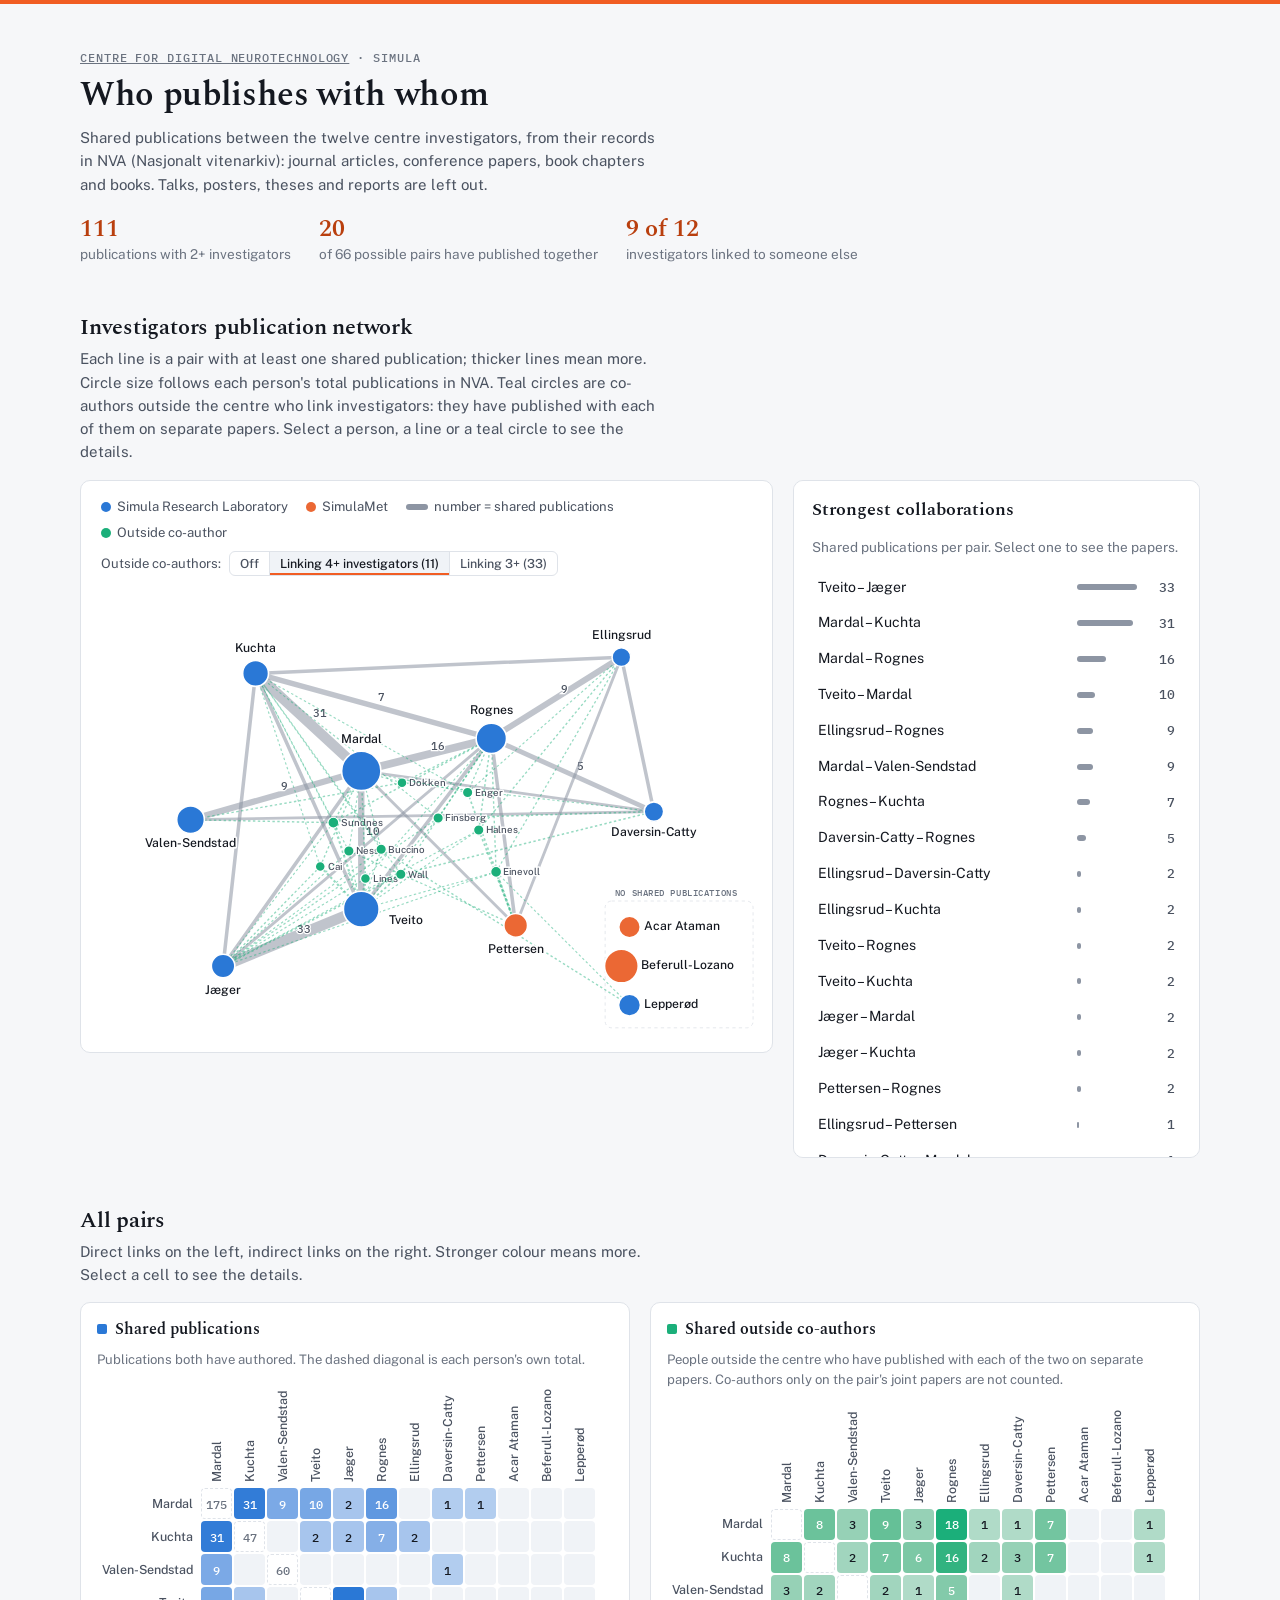
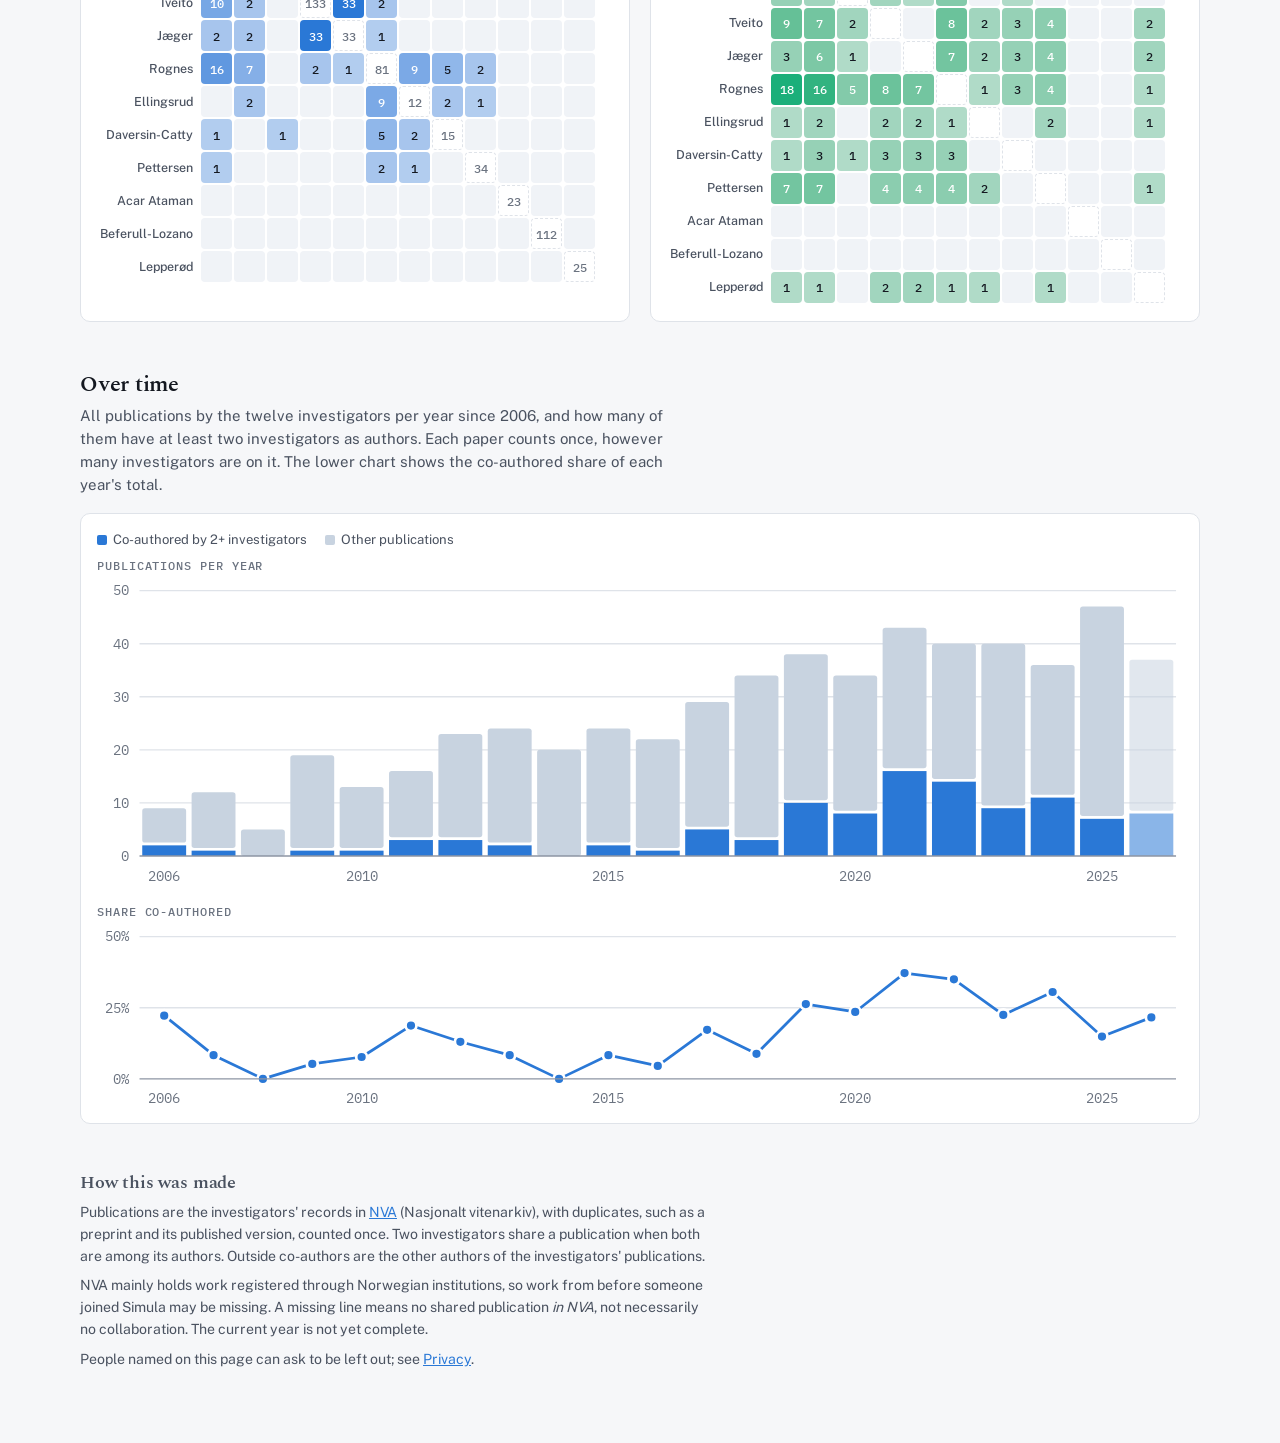
<file: site/coauthorship.html>
<!doctype html>
<html lang="en">
<head>
<meta charset="utf-8">
<meta name="viewport" content="width=device-width, initial-scale=1">
<title>Centre Co-authorship Map</title>
<link rel="icon" href="data:,">
<link rel="stylesheet" href="assets/fonts.css">
<style>
/* Layout: one reading column; network + detail panel side by side on wide screens, then matrix and timeline below */
:root {
  /* Simula orange (simula.no's --color-primary-simula): --accent for strips and
     underlines, --accent-ink (darker in light mode) for text */
  --accent: #f15d23;
  --accent-ink: #b93f0e;
  --bg: #f6f7f9;
  --surface: #ffffff;
  --ink: #141820;
  --ink-2: #4a5260;
  --muted: #6b7380;
  --line: #dfe3e9;
  --edge: #8d95a3;
  --srl: #2a78d6;
  --srl-soft: #c8d3e0;
  --ext: #1baf7a;
  --met: #eb6834;
  --hi: #141820;
  --seq-0: #f0f3f7;
  --seq-ink-dark: #0b0b0b;
  --font-display: "Spectral", Georgia, "Times New Roman", serif;
  --font-body: "Public Sans", system-ui, -apple-system, "Segoe UI", sans-serif;
  --font-data: "IBM Plex Mono", ui-monospace, "SF Mono", Menlo, monospace;
}
@media (prefers-color-scheme: dark) {
  :root:not([data-theme="light"]) {
    --bg: #0f1215; --surface: #171b20; --ink: #eef1f4; --ink-2: #c2c8d0; --muted: #949dab;
    --line: #2a3038; --edge: #6b7482; --srl: #3987e5; --srl-soft: #3a4656; --ext: #199e70; --met: #d95926; --hi: #eef1f4; --seq-0: #1e2329;
    --accent-ink: #fa7646; color-scheme: dark;
  }
}
:root[data-theme="dark"] {
  --bg: #0f1215; --surface: #171b20; --ink: #eef1f4; --ink-2: #c2c8d0; --muted: #949dab;
  --line: #2a3038; --edge: #6b7482; --srl: #3987e5; --srl-soft: #3a4656; --ext: #199e70; --met: #d95926; --hi: #eef1f4; --seq-0: #1e2329;
  --accent-ink: #fa7646; color-scheme: dark;
}

body {
  background: var(--bg);
  color: var(--ink);
  font: 15px/1.55 var(--font-body);
}
.page {
  max-width: 1120px;
  margin: 0 auto;
  padding-left: max(16px, env(safe-area-inset-left, 0px));
  padding-right: max(16px, env(safe-area-inset-right, 0px));
  padding-block: 40px 64px;
  display: grid;
  gap: 48px;
  grid-template-columns: minmax(0, 1fr);
}
h1, h2 { font-family: var(--font-display); font-weight: 600; text-wrap: balance; margin: 0; letter-spacing: -0.01em; }
h1 { font-size: 2.1rem; line-height: 1.15; }
h2 { font-size: 1.4rem; line-height: 1.25; }
p { margin: 0; }
a { color: var(--srl); }
a:focus-visible, [tabindex]:focus-visible, button:focus-visible { outline: 2px solid var(--srl); outline-offset: 2px; }
.eyebrow { font: 500 0.72rem/1 var(--font-data); text-transform: uppercase; letter-spacing: 0.08em; color: var(--muted); }
.eyebrow a { color: inherit; }
.lede { max-width: 65ch; color: var(--ink-2); }
header { display: grid; gap: 12px; }

.facts { display: flex; flex-wrap: wrap; gap: 8px 28px; margin-top: 8px; }
.fact { display: grid; gap: 2px; }
.fact b { font: 600 1.5rem/1.1 var(--font-display); }
.fact span { font-size: 0.85rem; color: var(--muted); }

section { display: grid; gap: 16px; grid-template-columns: minmax(0, 1fr); }
[hidden] { display: none !important; }
.section-head { display: grid; gap: 6px; }
.section-head p { max-width: 65ch; color: var(--ink-2); }


/* Network + panel */
.explore { display: grid; grid-template-columns: minmax(0, 1.7fr) minmax(0, 1fr); gap: 20px; align-items: start; }
@media (max-width: 860px) { .explore { grid-template-columns: minmax(0, 1fr); } }
.card { background: var(--surface); border: 1px solid var(--line); border-radius: 10px; }
.net-card { padding: 12px; min-width: 0; }
.net-card svg { display: block; width: 100%; height: auto; }
.legend { display: flex; flex-wrap: wrap; gap: 6px 18px; padding: 4px 8px 8px; font-size: 0.82rem; color: var(--ink-2); }
.legend span { display: inline-flex; align-items: center; gap: 6px; }
.swatch { width: 10px; height: 10px; border-radius: 50%; display: inline-block; }
.edge-key { width: 22px; height: 0; border-top: 6px solid var(--edge); border-radius: 3px; display: inline-block; }

.node circle { stroke: var(--surface); stroke-width: 2; cursor: pointer; }
.node text { font: 500 15px var(--font-body); fill: var(--ink); paint-order: stroke; stroke: var(--surface); stroke-width: 4px; stroke-linejoin: round; pointer-events: none; }
.onode circle { fill: var(--ext); stroke: var(--surface); stroke-width: 1.5; cursor: pointer; }
.onode text { font: 500 12px var(--font-body); fill: var(--ink-2); paint-order: stroke; stroke: var(--surface); stroke-width: 3.5px; stroke-linejoin: round; pointer-events: none; }
.onode line { stroke: var(--ext); stroke-dasharray: 3 3; opacity: 0.45; }
svg.focus .onode { opacity: 0.12; }
svg.focus .onode.on { opacity: 1; }
svg.focus .onode.on line { opacity: 0.9; }
.net-controls { display: flex; flex-wrap: wrap; align-items: center; gap: 8px; padding: 0 8px 8px; font-size: 0.82rem; color: var(--ink-2); }
.seg { display: inline-flex; border: 1px solid var(--line); border-radius: 6px; overflow: hidden; }
.seg button { font: 500 0.78rem var(--font-body); background: none; border: 0; padding: 4px 10px; color: var(--ink-2); cursor: pointer; }
.seg button + button { border-left: 1px solid var(--line); }
.seg button[aria-pressed="true"] { background: var(--seq-0); color: var(--ink); }
.node .count { font: 500 10.5px var(--font-data); fill: var(--muted); }
.edge line.vis { stroke: var(--edge); stroke-linecap: round; opacity: 0.55; transition: opacity 120ms, stroke 120ms; }
.edge line.hit { stroke: transparent; stroke-width: 18; cursor: pointer; }
.edge text { font: 500 13px var(--font-data); fill: var(--ink-2); paint-order: stroke; stroke: var(--surface); stroke-width: 3px; pointer-events: none; }
svg.focus .edge line.vis { opacity: 0.12; }
svg.focus .edge.on line.vis { opacity: 1; stroke: var(--hi); }
svg.focus .edge text { opacity: 0.15; }
svg.focus .edge.on text { opacity: 1; fill: var(--ink); }
svg.focus .node { opacity: 0.3; }
svg.focus .node.on { opacity: 1; }
.isolated-box { fill: none; stroke: var(--line); stroke-dasharray: 4 4; }
.isolated-label { font: 500 11.5px var(--font-data); fill: var(--muted); text-transform: uppercase; letter-spacing: 0.06em; }
@media (prefers-reduced-motion: reduce) { .edge line.vis { transition: none; } }

.panel { padding: 18px; display: grid; gap: 14px; min-width: 0; max-height: 640px; overflow-y: auto; }
.panel h3 { margin: 0; font: 600 1.15rem/1.3 var(--font-display); }
.panel .sub { font-size: 0.85rem; color: var(--muted); }
.panel button.reset { justify-self: start; font: 500 0.8rem var(--font-body); color: var(--ink-2); background: none; border: 1px solid var(--line); border-radius: 6px; padding: 4px 10px; cursor: pointer; }
.panel button.reset:hover { background: var(--seq-0); }
.rows { display: grid; gap: 4px; margin: 0; padding: 0; list-style: none; }
.rows button { all: unset; box-sizing: border-box; width: 100%; display: grid; grid-template-columns: minmax(0, 1fr) 60px 28px; gap: 10px; align-items: center; padding: 5px 6px; border-radius: 6px; cursor: pointer; font-size: 0.88rem; }
.rows button:hover, .rows button:focus-visible { background: var(--seq-0); }
.rows .bar { height: 6px; border-radius: 3px; background: var(--edge); }
.rows.ext .bar { background: var(--ext); }
.people { display: grid; gap: 10px; margin: 0; padding: 0; list-style: none; }
.people li { display: grid; grid-template-columns: minmax(0, 1fr) auto; gap: 10px; font-size: 0.88rem; }
.people .meta { color: var(--muted); font-size: 0.8rem; }
.people .n { font: 500 0.78rem/1.6 var(--font-data); color: var(--ink-2); text-align: right; white-space: nowrap; }
.panel button.link { justify-self: start; font: 500 0.82rem var(--font-body); color: var(--srl); background: none; border: 0; padding: 0; cursor: pointer; text-decoration: underline; }
.rows .n { font: 500 0.8rem var(--font-data); text-align: right; font-variant-numeric: tabular-nums; color: var(--ink-2); }
.papers { display: grid; gap: 12px; margin: 0; padding: 0; list-style: none; }
.papers li { display: grid; grid-template-columns: 40px minmax(0, 1fr); gap: 10px; font-size: 0.88rem; }
.papers .yr { font: 500 0.8rem/1.6 var(--font-data); color: var(--muted); font-variant-numeric: tabular-nums; }
.papers .meta { color: var(--muted); font-size: 0.8rem; }
.papers .t { overflow-wrap: anywhere; }

/* Matrix */
.matrices { display: flex; flex-wrap: wrap; gap: 20px; }
.matrix-card { flex: 1 1 460px; min-width: 0; padding: 16px; display: grid; gap: 10px; align-content: start; }
.matrix-card h3 { margin: 0; font: 600 1rem/1.3 var(--font-display); display: flex; align-items: center; gap: 8px; }
.matrix-card p { margin: 0; font-size: 0.82rem; color: var(--muted); }
.matrix-wrap { overflow-x: auto; }
table.matrix { border-collapse: separate; border-spacing: 2px; font-size: 0.78rem; }
.matrix th { font-weight: 500; color: var(--ink-2); white-space: nowrap; }
.matrix thead th { height: 104px; vertical-align: bottom; padding: 0; }
.matrix thead th div { writing-mode: vertical-rl; transform: rotate(180deg); padding: 4px 0; margin: 0 auto; }
.matrix tbody th { text-align: right; padding-right: 6px; }
.matrix td { width: 27px; min-width: 27px; height: 27px; text-align: center; border-radius: 4px; font: 500 0.78rem var(--font-data); font-variant-numeric: tabular-nums; background: var(--seq-0); color: var(--muted); }
.matrix td.v { cursor: pointer; }
.matrix td.v:hover { outline: 2px solid var(--ink); outline-offset: -2px; }
.matrix td.diag { background: transparent; border: 1px dashed var(--line); color: var(--muted); }
.matrix-note { font-size: 0.82rem; color: var(--muted); }

/* Timeline */
.time-card { padding: 16px 12px 8px; position: relative; }
.time-card svg { display: block; width: 100%; height: auto; overflow: visible; }
.axis text { font: 400 10.5px var(--font-data); fill: var(--muted); }
.grid line { stroke: var(--line); }
.baseline { stroke: var(--edge); }
.time-card .chart-label { font: 500 0.72rem/1 var(--font-data); text-transform: uppercase; letter-spacing: 0.08em; color: var(--muted); padding: 0 0 6px 4px; }
.time-card .legend { padding: 0 4px 10px; }
.swatch.sq { border-radius: 2px; }
.yb rect.co { fill: var(--srl); }
.yb rect.other { fill: var(--srl-soft); }
.yb rect.hit { fill: transparent; cursor: default; }
.yb.partial rect.co, .yb.partial rect.other { opacity: 0.55; }
.yb:hover rect.co { fill: var(--ink); opacity: 1; }
.yb:hover rect.other { fill: var(--muted); opacity: 1; }
.share-line { fill: none; stroke: var(--srl); stroke-width: 2; stroke-linejoin: round; }
.share-dot { fill: var(--srl); stroke: var(--surface); stroke-width: 2; }
.yb:hover .share-dot { fill: var(--ink); }
.tip { position: absolute; pointer-events: none; background: var(--ink); color: var(--bg); font-size: 0.8rem; padding: 6px 9px; border-radius: 6px; white-space: nowrap; transform: translate(-50%, calc(-100% - 8px)); }

.method { font-size: 0.88rem; color: var(--ink-2); display: grid; gap: 8px; max-width: 70ch; }
.method h2 { font-size: 1.1rem; }
/* Simula orange accent: a strip along the top, the key figures and the
   selected buttons */
html { border-top: 4px solid var(--accent); }
.fact b { color: var(--accent-ink); }
.seg button[aria-pressed="true"] { box-shadow: inset 0 -2px 0 var(--accent); }
</style>
</head>
<body>

<div class="page">
  <header>
    <div class="eyebrow"><a href="index.html">Centre for Digital Neurotechnology</a> · Simula</div>
    <h1>Who publishes with whom</h1>
    <p class="lede">Shared publications between the twelve centre investigators, from their records in NVA (Nasjonalt vitenarkiv): journal articles, conference papers, book chapters and books. Talks, posters, theses and reports are left out.</p>
    <div class="facts" id="facts"></div>
  </header>

  <section>
    <div class="section-head">
      <h2>Investigators publication network</h2>
      <p>Each line is a pair with at least one shared publication; thicker lines mean more. Circle size follows each person's total publications in NVA. Teal circles are co-authors outside the centre who link investigators: they have published with each of them on separate papers. Select a person, a line or a teal circle to see the details.</p>
    </div>
    <div class="explore">
      <div class="card net-card">
        <div class="legend">
          <span><i class="swatch" style="background:var(--srl)"></i>Simula Research Laboratory</span>
          <span><i class="swatch" style="background:var(--met)"></i>SimulaMet</span>
          <span><i class="edge-key"></i>number = shared publications</span>
          <span><i class="swatch" style="background:var(--ext)"></i>Outside co-author</span>
        </div>
        <div class="net-controls">
          <span id="seg-label">Outside co-authors:</span>
          <div class="seg" role="group" aria-labelledby="seg-label" id="outside-seg"></div>
        </div>
        <svg id="net" viewBox="0 0 820 560" role="img" aria-label="Co-authorship network of centre investigators"></svg>
      </div>
      <div class="card panel" id="panel" aria-live="polite"></div>
    </div>
  </section>

  <section>
    <div class="section-head">
      <h2>All pairs</h2>
      <p>Direct links on the left, indirect links on the right. Stronger colour means more. Select a cell to see the details.</p>
    </div>
    <div class="matrices">
      <div class="card matrix-card">
        <h3><i class="swatch sq" style="background:var(--srl)"></i>Shared publications</h3>
        <p>Publications both have authored. The dashed diagonal is each person's own total.</p>
        <div class="matrix-wrap"><table class="matrix" id="matrix"></table></div>
      </div>
      <div class="card matrix-card">
        <h3><i class="swatch sq" style="background:var(--ext)"></i>Shared outside co-authors</h3>
        <p>People outside the centre who have published with each of the two on separate papers. Co-authors only on the pair's joint papers are not counted.</p>
        <div class="matrix-wrap"><table class="matrix" id="matrix-ext"></table></div>
      </div>
    </div>
  </section>

  <section>
    <div class="section-head">
      <h2>Over time</h2>
      <p>All publications by the twelve investigators per year since 2006, and how many of them have at least two investigators as authors. Each paper counts once, however many investigators are on it. The lower chart shows the co-authored share of each year's total.</p>
    </div>
    <div class="card time-card" id="timecard">
      <div class="legend">
        <span><i class="swatch sq" style="background:var(--srl)"></i>Co-authored by 2+ investigators</span>
        <span><i class="swatch sq" style="background:var(--srl-soft)"></i>Other publications</span>
      </div>
      <div class="chart-label">Publications per year</div>
      <svg id="time" viewBox="0 0 800 230" role="img" aria-label="Total and co-authored publications per year"></svg>
      <div class="chart-label" style="padding-top:14px">Share co-authored</div>
      <svg id="share" viewBox="0 0 800 140" role="img" aria-label="Share of each year's publications that are co-authored"></svg>
    </div>
  </section>

  <section class="method">
    <h2>How this was made</h2>
    <p>Publications are the investigators' records in <a href="https://nva.sikt.no/" target="_blank" rel="noopener">NVA</a> (Nasjonalt vitenarkiv), with duplicates, such as a preprint and its published version, counted once. Two investigators share a publication when both are among its authors. Outside co-authors are the other authors of the investigators' publications.</p>
    <p>NVA mainly holds work registered through Norwegian institutions, so work from before someone joined Simula may be missing. A missing line means no shared publication <em>in NVA</em>, not necessarily no collaboration. The current year is not yet complete.</p>
    <p>People named on this page can ask to be left out; see <a href="index.html#privacy">Privacy</a>.</p>
  </section>
</div>

<script>
const DATA = {"people": [{"name": "Evrim Acar Ataman", "aff": "SimulaMet", "total": 23, "shared": 0, "personId": "1873486"}, {"name": "Baltasar Beferull-Lozano", "aff": "SimulaMet", "total": 112, "shared": 0, "personId": "588528"}, {"name": "Cécile Daversin-Catty", "aff": "SRL", "total": 15, "shared": 6, "personId": "1873484"}, {"name": "Ada Johanne Ellingsrud", "aff": "SRL", "total": 12, "shared": 10, "personId": "555693"}, {"name": "Karoline Horgmo Jæger", "aff": "SRL", "total": 33, "shared": 33, "personId": "812512"}, {"name": "Miroslav Kuchta", "aff": "SRL", "total": 47, "shared": 36, "personId": "512611"}, {"name": "Mikkel Lepperød", "aff": "SRL", "total": 25, "shared": 0, "personId": "625566"}, {"name": "Kent-Andre Mardal", "aff": "SRL", "total": 175, "shared": 62, "personId": "23105"}, {"name": "Klas H. Pettersen", "aff": "SimulaMet", "total": 34, "shared": 3, "personId": "8811"}, {"name": "Marie E. Rognes", "aff": "SRL", "total": 81, "shared": 32, "personId": "17829"}, {"name": "Aslak Tveito", "aff": "SRL", "total": 133, "shared": 42, "personId": "24032"}, {"name": "Kristian Valen-Sendstad", "aff": "SRL", "total": 60, "shared": 10, "personId": "5643"}], "papers": {"41894": {"year": "2009", "title": "Implementing a k-e Turbulence Model in the FEniCS Finite Element Programming Environment", "category": "Academic chapter/article/Conference paper", "journal": "", "doi": "", "nva_id": "0198cc5b09c5-db690646-46b7-43aa-8617-d7f59e5e1dbb", "venue": "In: Proceedings of MekIT'09", "authors": ["Kent-Andre Mardal", "Kristian Valen-Sendstad"]}, "42927": {"year": "2010", "title": "Can ECG recordings and mathematics tell the condition of your heart?", "category": "Academic chapter/article/Conference paper", "journal": "", "doi": "", "nva_id": "0198cc4aa823-0c617c05-e1e5-4439-9f84-c34b1fe28b8d", "venue": "In: Simula Research Laboratory - by thinking constantly about it", "authors": ["Aslak Tveito", "Kent-Andre Mardal"]}, "375150": {"year": "2006", "title": "On the computational complexity of the bidomain and the monodomain models of electrophysiology", "category": "Academic article", "journal": "Annals of Biomedical Engineering", "doi": "", "nva_id": "0198cc80a042-6ee3eaf7-e4ed-48ff-b748-69f2d6c915e8", "venue": "Annals of Biomedical Engineering", "authors": ["Aslak Tveito", "Kent-Andre Mardal"]}, "397038": {"year": "2002", "title": "Multigrid block preconditioning for a coupled system of partial differential equations modeling the electrical activity in the heart", "category": "Academic article", "journal": "Computer Methods in Biomechanics and Biomedical Engineering", "doi": "", "nva_id": "0198cc84b549-4af03b83-53e4-4e85-8cbb-07e31bd8fff2", "venue": "Computer Methods in Biomechanics and Biomedical Engineering", "authors": ["Aslak Tveito", "Kent-Andre Mardal"]}, "873457": {"year": "2011", "title": "Flow characteristics in a canine aneurysm model: A comparison of 4D accelerated phase-contrast MR measurements and computational fluid dynamics simulations", "category": "Academic article", "journal": "Medical Physics", "doi": "https://doi.org/10.1118/1.3652917", "nva_id": "0198cc73ba8f-808f7d24-7c78-4611-be45-63372d50d4c3", "venue": "Medical Physics", "authors": ["Kent-Andre Mardal", "Kristian Valen-Sendstad"]}, "905590": {"year": "2011", "title": "Direct numerical simulation of transitional flow in a patient-specific intracranial aneurysm", "category": "Academic article", "journal": "Journal of Biomechanics", "doi": "https://doi.org/10.1016/j.jbiomech.2011.08.015", "nva_id": "0198cc49ec6b-eb1f78cc-a43c-45b0-9043-84ae4bd37b52", "venue": "Journal of Biomechanics", "authors": ["Kent-Andre Mardal", "Kristian Valen-Sendstad"]}, "908163": {"year": "2011", "title": "On The Complexity of Stationary Flow in Patient–Specific Aneurysms", "category": "Academic chapter/article/Conference paper", "journal": "", "doi": "", "nva_id": "0198cc6c37ef-35564128-f00d-429b-9d4f-aefc1af84db6", "venue": "In: MekIT'11: Sixth National Conference on Computational Mechanics, Trondheim 23-24 May 2011", "authors": ["Kent-Andre Mardal", "Kristian Valen-Sendstad"]}, "948899": {"year": "2012", "title": "AN ANALYSIS OF THE SHOCK STRENGTH NEEDED TO ACHIEVE DEFIBRILLATION IN A SIMPLIFIED MATHEMATICAL MODEL OF CARDIAC TISSUE", "category": "Academic article", "journal": "International Journal of Numerical Analysis & Modeling", "doi": "", "nva_id": "0198cc4602dc-2db6bb20-111d-415f-a092-067f4e826d04", "venue": "International Journal of Numerical Analysis & Modeling", "authors": ["Aslak Tveito", "Marie E. Rognes"]}, "999042": {"year": "2012", "title": "A comparison of finite element schemes for the incompressible Navier–Stokes equations", "category": "Academic chapter/article/Conference paper", "journal": "", "doi": "", "nva_id": "0198cc8889b3-b19a0dc2-4fdb-4072-9ede-a47993dcd2e1", "venue": "In: Automated Solution of Differential Equations by the Finite Element Method (Lecture Notes in Computational Science and Engineering)", "authors": ["Kent-Andre Mardal", "Kristian Valen-Sendstad"]}, "999050": {"year": "2012", "title": "Computational hemodynamics", "category": "Academic chapter/article/Conference paper", "journal": "", "doi": "", "nva_id": "0198cc8623d6-6dc4d336-375a-4951-a8ec-c0b002c4b8d5", "venue": "In: Automated Solution of Differential Equations by the Finite Element Method (Lecture Notes in Computational Science and Engineering)", "authors": ["Kent-Andre Mardal", "Kristian Valen-Sendstad"]}, "1100285": {"year": "2013", "title": "A study of wall shear stress in 12 aneurysms with respect to different viscosity models and flow conditions", "category": "Academic article", "journal": "Journal of Biomechanics", "doi": "https://doi.org/10.1016/j.jbiomech.2013.09.004", "nva_id": "0198cc778a43-d41057f1-8165-4f9a-8320-088bb4d79770", "venue": "Journal of Biomechanics", "authors": ["Kent-Andre Mardal", "Kristian Valen-Sendstad"]}, "1100901": {"year": "2013", "title": "High-resolution computational fluid dynamics detects high-frequency velocity fluctuations in bifurcation, but not sidewall, aneurysms of the middle cerebral artery", "category": "Academic article", "journal": "Journal of Biomechanics", "doi": "https://doi.org/10.1016/j.jbiomech.2012.10.042", "nva_id": "0198cc6d9565-f904cee0-178d-4e3f-b357-e493dabf6445", "venue": "Journal of Biomechanics", "authors": ["Kent-Andre Mardal", "Kristian Valen-Sendstad"]}, "1303952": {"year": "2015", "title": "BEND|P|Y: Python framework for computing bending of complex plate-beam systems", "category": "Academic chapter/article/Conference paper", "journal": "", "doi": "", "nva_id": "0198cc40fd74-c6234c41-d303-4d31-abf0-a3a5492f206f", "venue": "In: Proceedings of MekIT'15 Eighth National Conference on Computational Mechanics", "authors": ["Kent-Andre Mardal", "Miroslav Kuchta"]}, "1303957": {"year": "2015", "title": "Characterization of the space of rigid motions in arbitrary domains", "category": "Academic chapter/article/Conference paper", "journal": "", "doi": "", "nva_id": "0198cc40e544-32bede6c-08f4-4bdc-80d7-cba763ab3f12", "venue": "In: Proceedings of MekIT'15 Eighth National Conference on Computational Mechanics", "authors": ["Kent-Andre Mardal", "Miroslav Kuchta"]}, "1385470": {"year": "2016", "title": "Preconditioners for saddle point systems with trace constraints coupling 2D and 1D domains", "category": "Academic article", "journal": "SIAM Journal on Scientific Computing", "doi": "https://doi.org/10.1137/15M1052822", "nva_id": "0198cc741016-d8ab8fa7-5d8e-465a-9d00-f9823f95f079", "venue": "SIAM Journal on Scientific Computing", "authors": ["Kent-Andre Mardal", "Miroslav Kuchta"]}, "1459960": {"year": "2017", "title": "A numerical investigation of intrathecal isobaric drug dispersion within the cervical subarachnoid space", "category": "Academic article", "journal": "PLOS ONE", "doi": "https://doi.org/10.1371/journal.pone.0173680", "nva_id": "0198cc576da9-7386286e-9597-4ee5-942f-cca20fedbd71", "venue": "PLOS ONE", "authors": ["Kent-Andre Mardal", "Miroslav Kuchta"]}, "1499040": {"year": "2017", "title": "An evaluation of the accuracy of classical models for computing the membrane potential and extracellular potential for neurons", "category": "Academic article", "journal": "Frontiers in Computational Neuroscience", "doi": "https://doi.org/10.3389/fncom.2017.00027", "nva_id": "0198cc6c2d6a-c873ffac-8bc7-49ab-bff7-57f327c19710", "venue": "Frontiers in Computational Neuroscience", "authors": ["Aslak Tveito", "Karoline Horgmo Jæger"]}, "1503524": {"year": "2017", "title": "A cell-based framework for numerical modeling of electrical conduction in cardiac tissue", "category": "Academic article", "journal": "Frontiers in Physics", "doi": "https://doi.org/10.3389/fphy.2017.00048", "nva_id": "0198cc444d9f-6476a119-9cb8-4850-a821-caf63bb166c0", "venue": "Frontiers in Physics", "authors": ["Aslak Tveito", "Karoline Horgmo Jæger", "Kent-Andre Mardal", "Marie E. Rognes", "Miroslav Kuchta"]}, "1503525": {"year": "2017", "title": "Interstitial solute transport in 3D reconstructed neuropil occurs by diffusion rather than bulk flow", "category": "Academic article", "journal": "Proceedings of the National Academy of Sciences of the United States of America (PNAS)", "doi": "https://doi.org/10.1073/pnas.1706942114", "nva_id": "0198cc41ea90-66723c03-c619-49ec-9d89-d3fa207a5bf0", "venue": "Proceedings of the National Academy of Sciences of the United States of America (PNAS)", "authors": ["Kent-Andre Mardal", "Klas H. Pettersen"]}, "1505214": {"year": "2017", "title": "Numerical study of intrathecal drug delivery to a permeable spinal cord: effect of catheter position and angle", "category": "Academic article", "journal": "Computer Methods in Biomechanics and Biomedical Engineering", "doi": "https://doi.org/10.1080/10255842.2017.1393805", "nva_id": "0198cc80ae56-8b162a3c-54ca-4327-8c5a-4229ff728395", "venue": "Computer Methods in Biomechanics and Biomedical Engineering", "authors": ["Kent-Andre Mardal", "Marie E. Rognes"]}, "1581164": {"year": "2006", "title": "Computing the electrical activity in the heart", "category": "Academic monograph", "journal": "", "doi": "", "nva_id": "0198cc80d4e9-c46f5e38-c0ce-4d86-aa9e-b52f2d026bcc", "venue": "Springer", "authors": ["Aslak Tveito", "Kent-Andre Mardal"]}, "1594685": {"year": "2019", "title": "Preconditioning trace coupled 3d-1d systems using fractional Laplacian", "category": "Academic article", "journal": "Numerical Methods for Partial Differential Equations", "doi": "https://doi.org/10.1002/num.22304", "nva_id": "0198cc69abca-00088014-472d-45e2-a16c-5f3e14f688be", "venue": "Numerical Methods for Partial Differential Equations", "authors": ["Kent-Andre Mardal", "Miroslav Kuchta"]}, "1602059": {"year": "2019", "title": "On the singular Neumann problem in linear elasticity", "category": "Academic article", "journal": "Numerical Linear Algebra with Applications", "doi": "https://doi.org/10.1002/nla.2212", "nva_id": "0198cc690f68-206c8753-c7ff-4fbc-9786-db3778ed329b", "venue": "Numerical Linear Algebra with Applications", "authors": ["Kent-Andre Mardal", "Miroslav Kuchta"]}, "1602060": {"year": "2018", "title": "Fluid dynamics in syringomyelia cavities: Effects of heart rate, CSF velocity, CSF velocity waveform and craniovertebral decompression", "category": "Academic article", "journal": "The Neuroradiology Journal (NRJ)", "doi": "https://doi.org/10.1177/1971400918795482", "nva_id": "0198cc68ff57-c655b20a-e982-4281-aeaa-62b1220a19bb", "venue": "The Neuroradiology Journal (NRJ)", "authors": ["Kent-Andre Mardal", "Marie E. Rognes"]}, "1671828": {"year": "2018", "title": "Inversion and computational maturation of drug response using human stem cell\nderived cardiomyocytes in microphysiological systems", "category": "Academic article", "journal": "Scientific Reports", "doi": "https://doi.org/10.1038/s41598-018-35858-7", "nva_id": "0198cc44d6f3-40a54d59-887e-4e6c-8afa-6c6755527be7", "venue": "Scientific Reports", "authors": ["Aslak Tveito", "Karoline Horgmo Jæger"]}, "1672266": {"year": "2019", "title": "Multigrid Methods for Discrete Fractional Sobolev Spaces", "category": "Academic article", "journal": "SIAM Journal on Scientific Computing", "doi": "https://doi.org/10.1137/18M1191488", "nva_id": "0198cc77c481-b7416fde-c162-4000-a10b-c3e80e7498c7", "venue": "SIAM Journal on Scientific Computing", "authors": ["Kent-Andre Mardal", "Miroslav Kuchta"]}, "1684227": {"year": "2018", "title": "Real-world variability in the prediction of intracranial aneurysm wall shear stress: The 2015 international aneurysm CFD challenge", "category": "Academic article", "journal": "Cardiovascular Engineering and Technology", "doi": "https://doi.org/10.1007/s13239-018-00374-2", "nva_id": "0198cc465ef3-75310959-d9e8-4646-b27d-b5db640f5ca4", "venue": "Cardiovascular Engineering and Technology", "authors": ["Kent-Andre Mardal", "Kristian Valen-Sendstad"]}, "1686572": {"year": "2019", "title": "A mixed finite element method for nearly incompressible multiple-network poroelasticity", "category": "Academic article", "journal": "SIAM Journal on Scientific Computing", "doi": "https://doi.org/10.1137/18M1182395", "nva_id": "0198cc565696-4348495c-8d6e-4c35-bd46-9f7c852e8210", "venue": "SIAM Journal on Scientific Computing", "authors": ["Kent-Andre Mardal", "Marie E. Rognes"]}, "1704814": {"year": "2019", "title": "How does the presence of neural probes affect extracellular potentials?", "category": "Academic article", "journal": "Journal of Neural Engineering", "doi": "https://doi.org/10.1088/1741-2552/ab03a1", "nva_id": "0198cc4d4e2f-b69f7b33-f192-47b1-b3ba-e98affa2fbbf", "venue": "Journal of Neural Engineering", "authors": ["Aslak Tveito", "Karoline Horgmo Jæger", "Kent-Andre Mardal", "Miroslav Kuchta"]}, "1714010": {"year": "2019", "title": "Respiratory influence on cerebrospinal fluid flow – a computational study based on long-term intracranial pressure measurements", "category": "Academic article", "journal": "Scientific Reports", "doi": "https://doi.org/10.1038/s41598-019-46055-5", "nva_id": "0198cc4ac531-2162cbcb-776d-4acb-89a0-7ed9d644664e", "venue": "Scientific Reports", "authors": ["Kent-Andre Mardal", "Marie E. Rognes"]}, "1720447": {"year": "2019", "title": "Detecting undetectables: Can conductances of action potential models be changed without appreciable change in the transmembrane potential?", "category": "Academic article", "journal": "Chaos", "doi": "https://doi.org/10.1063/1.5087629", "nva_id": "0198cc6a5ab1-0f9864e3-eb84-40cc-a41e-0d358dee0991", "venue": "Chaos", "authors": ["Aslak Tveito", "Karoline Horgmo Jæger"]}, "1750307": {"year": "2019", "title": "Astrocytic Ion Dynamics: Implications for Potassium Buffering and Liquid Flow", "category": "Academic chapter/article/Conference paper", "journal": "", "doi": "https://doi.org/10.1007/978-3-030-00817-8_14", "nva_id": "0198cc47063d-7150f02a-5049-4f3a-b88a-e329c26b0d0b", "venue": "In: Computational Glioscience (Springer Series in Computational Neuroscience)", "authors": ["Klas H. Pettersen", "Marie E. Rognes"]}, "1791247": {"year": "2019", "title": "Sub-voxel Perfusion Modeling in Terms of Coupled 3d-1d Problem", "category": "Academic chapter/article/Conference paper", "journal": "", "doi": "https://doi.org/10.1007/978-3-319-96415-7_2", "nva_id": "0198cc92de3d-6bcb82ac-4164-4662-8f9d-33a19a6bccc6", "venue": "In: Numerical Mathematics and Advanced Applications ENUMATH 2017 (Lecture Notes in Computational Science and Engineering)", "authors": ["Kent-Andre Mardal", "Miroslav Kuchta"]}, "1808092": {"year": "2020", "title": "Intracranial pressure elevation alters CSF clearance pathways", "category": "Academic article", "journal": "Fluids and Barriers of the CNS", "doi": "https://doi.org/10.1186/s12987-020-00189-1", "nva_id": "0198cc3c050f-f8f06014-11c8-478f-a8c0-94b4643d403d", "venue": "Fluids and Barriers of the CNS", "authors": ["Kent-Andre Mardal", "Marie E. Rognes"]}, "1817208": {"year": "2020", "title": "Finite element simulation of ionic electrodiffusion in cellular geometries", "category": "Academic article", "journal": "Frontiers in Neuroinformatics", "doi": "https://doi.org/10.3389/fninf.2020.00011", "nva_id": "0198cc66ba00-5f3aca71-024a-4bcc-9e05-1382c705544e", "venue": "Frontiers in Neuroinformatics", "authors": ["Ada Johanne Ellingsrud", "Marie E. Rognes"]}, "1819228": {"year": "2020", "title": "An observation on the uniform preconditioners for the mixed Darcy problem", "category": "Academic article", "journal": "Numerical Methods for Partial Differential Equations", "doi": "https://doi.org/10.1002/num.22500", "nva_id": "0198cc63eae6-188a465a-ff77-4a7e-a72e-80f59b85b673", "venue": "Numerical Methods for Partial Differential Equations", "authors": ["Kent-Andre Mardal", "Miroslav Kuchta"]}, "1833869": {"year": "2020", "title": "Robust preconditioning for coupled Stokes–Darcy problems with the Darcy problem in primal form", "category": "Academic article", "journal": "Computers and Mathematics with Applications", "doi": "https://doi.org/10.1016/j.camwa.2020.08.021", "nva_id": "0198cc7c3109-fa4a0242-06f3-47f5-8923-12fe59c7fd63", "venue": "Computers and Mathematics with Applications", "authors": ["Kent-Andre Mardal", "Miroslav Kuchta"]}, "1884557": {"year": "2020", "title": "Operator Splitting and Finite Difference Schemes for Solving the EMI Model", "category": "Academic chapter/article/Conference paper", "journal": "", "doi": "https://doi.org/10.1007/978-3-030-61157-6_4", "nva_id": "0198cc510980-f45c3283-1e5b-4351-b9c9-c9d2ab6185fa", "venue": "In: Modeling Excitable Tissue --\nThe EMI Framework (Simula SpringerBriefs on Computing)", "authors": ["Aslak Tveito", "Karoline Horgmo Jæger"]}, "1884566": {"year": "2021", "title": "Efficient numerical solution of the EMI model representing the extracellular space (E), cell membrane (M) and intracellular space (I) of a collection of cardiac cells", "category": "Academic article", "journal": "Frontiers in Physics", "doi": "https://doi.org/10.3389/fphy.2020.579461", "nva_id": "0198cc53b079-e3314f47-2f15-4c9b-8685-c68f099c5e79", "venue": "Frontiers in Physics", "authors": ["Aslak Tveito", "Karoline Horgmo Jæger"]}, "1889821": {"year": "2020", "title": "The mechanisms behind perivascular fluid flow", "category": "Academic article", "journal": "PLOS ONE", "doi": "https://doi.org/10.1371/journal.pone.0244442", "nva_id": "0198cc5d1b1b-86c1ab3f-e918-402e-b64f-1f1ccfdaafa1", "venue": "PLOS ONE", "authors": ["Cécile Daversin-Catty", "Kent-Andre Mardal", "Marie E. Rognes"]}, "1896315": {"year": "2021", "title": "Identifying drug response by combining measurements of the membrane potential, the cytosolic calcium concentration, and the extracellular potential in microphysiological systems", "category": "Academic article", "journal": "Frontiers in Pharmacology", "doi": "https://doi.org/10.3389/fphar.2020.569489", "nva_id": "0198cc75a8b4-32a2d107-f35a-4491-b3e6-a2bc2c52bdbf", "venue": "Frontiers in Pharmacology", "authors": ["Aslak Tveito", "Karoline Horgmo Jæger"]}, "1897000": {"year": "2021", "title": "Analysis and approximation of mixed-dimensional\npdes on 3d-1d domains coupled with lagrange\nmultipliers", "category": "Academic article", "journal": "SIAM Journal on Numerical Analysis", "doi": "https://doi.org/10.1137/20M1329664", "nva_id": "0198cc6011c2-8b6412c1-d241-4bc1-9385-40a78028dae8", "venue": "SIAM Journal on Numerical Analysis", "authors": ["Kent-Andre Mardal", "Miroslav Kuchta"]}, "1910158": {"year": "2021", "title": "Accurate discretization of poroelasticity without Darcy stability --\n\nStokes–Biot stability revisited", "category": "Academic article", "journal": "BIT Numerical Mathematics", "doi": "https://doi.org/10.1007/s10543-021-00849-0", "nva_id": "0198cc511dcb-4f90089c-37b1-478c-8c52-8fcb09c3444b", "venue": "BIT Numerical Mathematics", "authors": ["Kent-Andre Mardal", "Marie E. Rognes"]}, "1934071": {"year": "2021", "title": "Robust preconditioners for perturbed saddle-point problems and conservative discretizations of Biot's equations utilizing total pressure", "category": "Academic article", "journal": "SIAM Journal on Scientific Computing", "doi": "https://doi.org/10.1137/20M1379708", "nva_id": "0198cc5a343b-e68904f2-ce30-4781-a812-639a7a4a50b6", "venue": "SIAM Journal on Scientific Computing", "authors": ["Kent-Andre Mardal", "Miroslav Kuchta"]}, "1934082": {"year": "2021", "title": "Parameter robust preconditioning by congruence for multiple-network poroelasticity", "category": "Academic article", "journal": "SIAM Journal on Scientific Computing", "doi": "https://doi.org/10.1137/20M1326751", "nva_id": "0198cc5ca19e-c2cb2f5d-f859-4d23-9e9f-786481d798c6", "venue": "SIAM Journal on Scientific Computing", "authors": ["Kent-Andre Mardal", "Marie E. Rognes"]}, "1999033": {"year": "2021", "title": "Computational prediction of drug response in short QT syndrome type 1 based on measurements of compound effect in stem cell-derived cardiomyocytes", "category": "Academic article", "journal": "PLoS Computational Biology", "doi": "https://doi.org/10.1371/JOURNAL.PCBI.1008089", "nva_id": "0198cc6b2290-079cb179-eb29-4174-a8c2-974ccd795783", "venue": "PLoS Computational Biology", "authors": ["Aslak Tveito", "Karoline Horgmo Jæger"]}, "2025246": {"year": "2022", "title": "Deriving the Bidomain Model of Cardiac Electrophysiology From a Cell-Based Model; Properties and Comparisons", "category": "Academic article", "journal": "Frontiers in Physiology", "doi": "https://doi.org/10.3389/fphys.2021.811029", "nva_id": "0198cc4096e1-1906d9a6-90f1-421e-b734-bb38b9186b75", "venue": "Frontiers in Physiology", "authors": ["Aslak Tveito", "Karoline Horgmo Jæger"]}, "2039931": {"year": "2022", "title": "Parameter-robust methods for the Biot–Stokes interfacial coupling without Lagrange multipliers", "category": "Academic article", "journal": "Journal of Computational Physics", "doi": "https://doi.org/10.1016/j.jcp.2022.111464", "nva_id": "0198cc5bcf5f-509f3d5b-ef6a-4445-8deb-180d04d2e73b", "venue": "Journal of Computational Physics", "authors": ["Kent-Andre Mardal", "Miroslav Kuchta"]}, "2039937": {"year": "2022", "title": "Encoder–decoder neural networks for predicting future FTIR spectra – application to enzymatic protein hydrolysis", "category": "Academic article", "journal": "Journal of Biophotonics", "doi": "https://doi.org/10.1002/jbio.202200097", "nva_id": "0198cc5bcfbe-e0a82ddf-9d59-41d8-9d97-63f016431876", "venue": "Journal of Biophotonics", "authors": ["Kent-Andre Mardal", "Miroslav Kuchta"]}, "2040383": {"year": "2022", "title": "Mathematical Modeling of the Human Brain - \nFrom Magnetic Resonance Images to Finite Element Simulation", "category": "Academic monograph", "journal": "", "doi": "", "nva_id": "0198cc68331b-53d7ce2f-7da6-42a4-bdb6-f28de6241666", "venue": "Springer Nature, Simula SpringerBriefs on Computing", "authors": ["Kent-Andre Mardal", "Marie E. Rognes"]}, "2047932": {"year": "2022", "title": "Geometrically Reduced Modelling of Pulsatile Flow in Perivascular Networks", "category": "Academic article", "journal": "Frontiers in Physics", "doi": "https://doi.org/10.3389/fphy.2022.882260", "nva_id": "0198cc7aa0e6-bcd2589d-3b90-4f18-95af-8cf1ce24d856", "venue": "Frontiers in Physics", "authors": ["Cécile Daversin-Catty", "Marie E. Rognes"]}, "2057446": {"year": "2022", "title": "Investigating molecular transport in the human brain from MRI with physics-informed neural networks", "category": "Academic article", "journal": "Scientific Reports", "doi": "https://doi.org/10.1038/s41598-022-19157-w", "nva_id": "0198cc6c8b96-6a112230-12db-408f-85ac-15ffcb96320c", "venue": "Scientific Reports", "authors": ["Kent-Andre Mardal", "Miroslav Kuchta"]}, "2062561": {"year": "2022", "title": "Validating a Computational Framework for Ionic Electrodiffusion with Cortical Spreading Depression as a Case Study", "category": "Academic article", "journal": "eNeuro", "doi": "https://doi.org/10.1523/ENEURO.0408-21.2022", "nva_id": "0198cc4e4d3a-9bad3bd3-8d3f-40ee-a170-57c72dcf0436", "venue": "eNeuro", "authors": ["Ada Johanne Ellingsrud", "Klas H. Pettersen", "Marie E. Rognes"]}, "2065253": {"year": "2022", "title": "CSF circulation and dispersion yield rapid clearance from intracranial compartments", "category": "Academic article", "journal": "Frontiers in Bioengineering and Biotechnology", "doi": "https://doi.org/10.3389/fbioe.2022.932469", "nva_id": "0198cc6e52b3-e93c4d91-7c8f-49fa-bd7a-9456cee4b6dd", "venue": "Frontiers in Bioengineering and Biotechnology", "authors": ["Kent-Andre Mardal", "Marie E. Rognes"]}, "2081325": {"year": "2022", "title": "Robust Monolithic Solvers for the Stokes--Darcy Problem with the Darcy Equation in Primal Form", "category": "Academic article", "journal": "SIAM Journal on Scientific Computing", "doi": "https://doi.org/10.1137/21M1452974", "nva_id": "0198cc4279eb-6f7c6f60-ad37-4d0c-a521-183e1e9802ba", "venue": "SIAM Journal on Scientific Computing", "authors": ["Kent-Andre Mardal", "Miroslav Kuchta"]}, "2087159": {"year": "2022", "title": "Robust Approximation of Generalized Biot-Brinkman Problems", "category": "Academic article", "journal": "Journal of Scientific Computing", "doi": "https://doi.org/10.1007/s10915-022-02029-w", "nva_id": "0198cc4d8b5d-34afbe2f-231a-4cec-97fb-90af1f5ac978", "venue": "Journal of Scientific Computing", "authors": ["Kent-Andre Mardal", "Marie E. Rognes", "Miroslav Kuchta"]}, "2150673": {"year": "2023", "title": "Sleep cycle-dependent vascular dynamics in male mice and the predicted effects on perivascular cerebrospinal fluid flow and solute transport", "category": "Academic article", "journal": "Nature Communications", "doi": "https://doi.org/10.1038/s41467-023-36643-5", "nva_id": "0198cc3d1106-66a5f09c-01c4-4af3-a85f-4cd1c89d0ab2", "venue": "Nature Communications", "authors": ["Kent-Andre Mardal", "Miroslav Kuchta"]}, "2184297": {"year": "2023", "title": "Human brain solute transport quantified by glymphatic MRI-informed biophysics during sleep and sleep deprivation", "category": "Academic article", "journal": "Fluids and Barriers of the CNS", "doi": "https://doi.org/10.1186/s12987-023-00459-8", "nva_id": "0198cc8f898c-6c22c3b0-2dd2-4aaf-b0ff-9aa6e682522e", "venue": "Fluids and Barriers of the CNS", "authors": ["Kent-Andre Mardal", "Marie E. Rognes"]}, "2188624": {"year": "2023", "title": "HAZniCS – Software Components for Multiphysics Problems", "category": "Academic article", "journal": "ACM Transactions on Mathematical Software", "doi": "https://doi.org/10.1145/3625561", "nva_id": "0198cc58eccb-d21324ca-80cf-4f58-8258-1b5198640692", "venue": "ACM Transactions on Mathematical Software", "authors": ["Kent-Andre Mardal", "Miroslav Kuchta"]}, "2188630": {"year": "2024", "title": "Algebraic multigrid methods for metric-perturbed coupled problems", "category": "Academic article", "journal": "SIAM Journal on Scientific Computing", "doi": "https://doi.org/10.1137/23M1572076", "nva_id": "0198cc5b7999-8c191903-e0c1-4009-a369-79f5da034071", "venue": "SIAM Journal on Scientific Computing", "authors": ["Kent-Andre Mardal", "Miroslav Kuchta"]}, "2255992": {"year": "2023", "title": "Rational Approximation Preconditioners for Multiphysics Problems", "category": "Academic chapter/article/Conference paper", "journal": "", "doi": "", "nva_id": "0198cc64e995-c4faacc7-a251-4c77-be60-08a7e41745b5", "venue": "In: Numerical Methods and Applications\n10th International Conference, NMA 2022, Borovets, Bulgaria, August 22–26, 2022, Proceedings (Lecture Notes in Computer Science (LNCS))", "authors": ["Kent-Andre Mardal", "Miroslav Kuchta"]}, "2297656": {"year": "2024", "title": "Evaluating computational efforts and physiological resolution of mathematical models of cardiac tissue", "category": "Academic article", "journal": "Scientific Reports", "doi": "https://doi.org/10.1038/s41598-024-67431-w", "nva_id": "0198cc7b38d0-dc279e76-01e3-4dad-8d72-a509f079d9fd", "venue": "Scientific Reports", "authors": ["Aslak Tveito", "Karoline Horgmo Jæger"]}, "2312295": {"year": "2024", "title": "Modeling CSF circulation and the glymphatic system during infusion using subject specific intracranial pressures and brain geometries", "category": "Academic article", "journal": "Fluids and Barriers of the CNS", "doi": "https://doi.org/10.1186/s12987-024-00582-0", "nva_id": "0198cc5fe0a2-b8d9716e-a8d1-4dd9-b18a-d67c2a586a31", "venue": "Fluids and Barriers of the CNS", "authors": ["Kent-Andre Mardal", "Marie E. Rognes"]}, "2323703": {"year": "2024", "title": "Directional flow in perivascular networks: mixed finite elements for reduced-dimensional models on graphs", "category": "Academic article", "journal": "Journal of Mathematical Biology", "doi": "https://doi.org/10.1007/s00285-024-02154-0", "nva_id": "0198cc763488-2bc6b1ca-5fe9-44ab-8765-5e9f9b0bf6d9", "venue": "Journal of Mathematical Biology", "authors": ["Marie E. Rognes", "Miroslav Kuchta"]}, "2335053": {"year": "2024", "title": "Robust Preconditioning of Mixed-Dimensional PDEs on 3d-1d Domains Coupled with Lagrange Multipliers", "category": "Academic chapter/article/Conference paper", "journal": "", "doi": "https://doi.org/10.1007/978-3-031-58519-7_6", "nva_id": "0198cc9042d0-34e377ce-f134-4ccc-8437-3bd9a39ee035", "venue": "In: Quantitative Approaches to Microcirculation (SEMA SIMAI Springer Series)", "authors": ["Kent-Andre Mardal", "Miroslav Kuchta"]}, "10309054": {"year": "2025", "title": "Advection versus diffusion in brain ventricular transport", "category": "Academic article", "journal": "Fluids and Barriers of the CNS", "doi": "https://doi.org/10.1186/s12987-025-00692-3", "nva_id": "019b94722999-07d597a2-d061-4be0-8110-7d8f30216abc", "venue": "Fluids and Barriers of the CNS", "authors": ["Ada Johanne Ellingsrud", "Marie E. Rognes", "Miroslav Kuchta"]}, "10347787": {"year": "2025", "title": "Reduced gap junction coupling amplifies the effects of cardiomyocyte variability and destabilizes the heartbeat", "category": "Academic article", "journal": "Physiological Reports", "doi": "https://doi.org/10.14814/phy2.70461", "nva_id": "019c8afa3cd4-84628cf4-c254-46ce-ad2f-c6f6d1fc6316", "venue": "Physiological Reports", "authors": ["Aslak Tveito", "Karoline Horgmo Jæger"]}, "10348054": {"year": "2026", "title": "Parameter-Robust Preconditioners for a Four-Field Thermo-Poroelasticity Model", "category": "Academic article", "journal": "SIAM Journal on Scientific Computing", "doi": "https://doi.org/10.1137/25m1726923", "nva_id": "019c8edce2d5-4f4007a3-e080-4afd-a50d-f37c1ae112e1", "venue": "SIAM Journal on Scientific Computing", "authors": ["Kent-Andre Mardal", "Miroslav Kuchta"]}, "10352010": {"year": "2025", "title": "Electrodiffusion dynamics in the cardiomyocyte dyad at nano-scale resolution using the Poisson-Nernst-Planck (PNP) equations", "category": "Academic article", "journal": "PLoS Computational Biology", "doi": "https://doi.org/10.1371/journal.pcbi.1013149", "nva_id": "019c8f5b7a40-72686d44-46ae-4c03-b03d-8130157bd067", "venue": "PLoS Computational Biology", "authors": ["Aslak Tveito", "Karoline Horgmo Jæger"]}, "10352522": {"year": "2025", "title": "Determining properties of human-induced pluripotent stem cell-derived cardiomyocytes using spatially resolved electromechanical metrics", "category": "Academic article", "journal": "Journal of Physiology", "doi": "https://doi.org/10.1113/JP287275", "nva_id": "019c8f68808a-35c7be57-64c6-4a2c-b9fd-6ecb3f0549b1", "venue": "Journal of Physiology", "authors": ["Aslak Tveito", "Karoline Horgmo Jæger"]}, "10419162": {"year": "2025", "title": "A SPLITTING, DISCONTINUOUS GALERKIN SOLVER FOR THE CELL-BY-CELL ELECTRONEUTRAL NERNST-PLANCK FRAMEWORK", "category": "Academic article", "journal": "SIAM Journal on Scientific Computing", "doi": "https://doi.org/10.1137/24M1653367", "nva_id": "019ce1691aef-40a01502-6885-4084-beaa-9db5ce75f1ec", "venue": "SIAM Journal on Scientific Computing", "authors": ["Ada Johanne Ellingsrud", "Miroslav Kuchta"]}, "10427852": {"year": "2025", "title": "From brain physiology to brain physics", "category": "Academic chapter/article/Conference paper", "journal": "", "doi": "https://doi.org/10.1007/978-3-032-00679-0_1", "nva_id": "019d4e31c511-c33343de-87c2-4126-878f-70a27a33cde4", "venue": "In: Mathematical Modelling of the Human Brain II: From Glymphatics to Deep Learning | Springer Nature Link", "authors": ["Kent-Andre Mardal", "Marie E. Rognes"]}, "10432868": {"year": "2026", "title": "Extracellular stimulation and ephaptic coupling of neurons in a fully coupled finite element-based Extracellular—Membrane—Intracellular (EMI) model", "category": "Academic article", "journal": "Frontiers in Computational Neuroscience", "doi": "https://doi.org/10.3389/fncom.2026.1755548", "nva_id": "019daf2bf34a-ccf4def1-5a1e-43cd-afa4-756bed65fa6a", "venue": "Frontiers in Computational Neuroscience", "authors": ["Aslak Tveito", "Karoline Horgmo Jæger"]}, "10442744": {"year": "2026", "title": "PARAMETER-ROBUST PRECONDITIONER FOR STOKES-DARCY COUPLED PROBLEM WITH LAGRANGE MULTIPLIER<sup>\\ast</sup>", "category": "Academic article", "journal": "SIAM Journal on Scientific Computing", "doi": "https://doi.org/10.1137/25M1744393", "nva_id": "019e4eb2b282-26704923-fc97-447e-9ec5-4a1ee4605d2d", "venue": "SIAM Journal on Scientific Computing", "authors": ["Kent-Andre Mardal", "Miroslav Kuchta"]}, "10444171": {"year": "2007", "title": "An Order Optimal Solver for the Discretized Bidomain Equations", "category": "Academic article", "journal": "Numerical Linear Algebra with Applications", "doi": "", "nva_id": "019e68145d4f-90be3044-e51c-4a9a-beef-4ce514b8f59c", "venue": "Numerical Linear Algebra with Applications", "authors": ["Aslak Tveito", "Kent-Andre Mardal"]}, "10444574": {"year": "2003", "title": "Multigrid Methods in Diffpack", "category": "Academic chapter/article/Conference paper", "journal": "", "doi": "", "nva_id": "019e684b5390-46187132-9552-4f14-9fe7-f388655f4cbd", "venue": "In: Advanced topics in computational partial differential equations. Numerical methods and Diffpack programming", "authors": ["Aslak Tveito", "Kent-Andre Mardal"]}, "10444575": {"year": "2003", "title": "Mixed Elements in Diffpack", "category": "Academic chapter/article/Conference paper", "journal": "", "doi": "", "nva_id": "019e684b562a-92065c12-905a-485c-9997-4b6ae97d6cca", "venue": "In: Advanced topics in computational partial differential equations. Numerical methods and Diffpack programming", "authors": ["Aslak Tveito", "Kent-Andre Mardal"]}, "10444629": {"year": "2003", "title": "Block Preconditioning and Systems of PDEs", "category": "Academic chapter/article/Conference paper", "journal": "", "doi": "", "nva_id": "019e684fe9b4-b47346c1-7a40-4b64-8571-abc9abd153c5", "venue": "In: Advanced topics in computational partial differential equations. Numerical methods and Diffpack programming", "authors": ["Aslak Tveito", "Kent-Andre Mardal"]}, "10445783": {"year": "2019", "title": "Properties of cardiac conduction in a cell-based computational model", "category": "Academic article", "journal": "PLoS Computational Biology", "doi": "https://doi.org/10.1371/journal.pcbi.1007042", "nva_id": "019e68dc0a62-28c2233f-5b2d-460c-9738-246f06dccef7", "venue": "PLoS Computational Biology", "authors": ["Aslak Tveito", "Karoline Horgmo Jæger"]}, "10445894": {"year": "2020", "title": "Improved computational identification of drug response using optical measurements of human stem cell derived cardiomyocytes in microphysiological systems", "category": "Academic article", "journal": "Frontiers in Pharmacology", "doi": "https://doi.org/10.3389/fphar.2019.01648", "nva_id": "019e68e6082b-5f4e98b1-7ff7-4c9c-81bb-601643dbc30b", "venue": "Frontiers in Pharmacology", "authors": ["Aslak Tveito", "Karoline Horgmo Jæger"]}, "10445961": {"year": "2021", "title": "A cell-based model for ionic electrodiffusion in excitable tissue", "category": "Academic chapter/article/Conference paper", "journal": "", "doi": "", "nva_id": "019e69060f46-c09d867b-9616-4077-a1a3-7e81c5ec22be", "venue": "In: Modeling Excitable Tissue --\nThe EMI Framework (Simula SpringerBriefs on Computing)", "authors": ["Ada Johanne Ellingsrud", "Cécile Daversin-Catty", "Marie E. Rognes"]}, "10445975": {"year": "2020", "title": "Computational translation of drug effects from animal experiments to human ventricular myocytes", "category": "Academic article", "journal": "Nature Scientific Reports", "doi": "https://doi.org/10.1038/s41598-018-35858-7", "nva_id": "019e6906fe0a-e80a54f6-f485-49c0-98ca-340b976c737a", "venue": "Nature Scientific Reports", "authors": ["Aslak Tveito", "Karoline Horgmo Jæger"]}, "10446004": {"year": "2021", "title": "Derivation of a Cell-Based Mathematical Model of Excitable Cells", "category": "Academic chapter/article/Conference paper", "journal": "", "doi": "https://doi.org/10.1007/978-3-030-61157-6_1", "nva_id": "019e6909b0cd-2535899b-6294-4daf-8a3b-7da60b6f7c69", "venue": "In: Modeling Excitable Tissue: The EMI Framework", "authors": ["Aslak Tveito", "Karoline Horgmo Jæger"]}, "10446028": {"year": "2021", "title": "Iterative Solvers for EMI Models", "category": "Academic chapter/article/Conference paper", "journal": "", "doi": "https://doi.org/10.1007/978-3-030-61157-6_6", "nva_id": "019e690b8d7c-0df137c9-d29d-4e53-be90-f91d76e14a2b", "venue": "", "authors": ["Kent-Andre Mardal", "Miroslav Kuchta"]}, "10446029": {"year": "2021", "title": "Improving Neural Simulations with the EMI Model", "category": "Academic chapter/article/Conference paper", "journal": "", "doi": "https://doi.org/10.1007/978-3-030-61157-6_7", "nva_id": "019e690b9033-22830a21-9270-416e-b6a1-1e2c0e24a507", "venue": "", "authors": ["Kent-Andre Mardal", "Miroslav Kuchta"]}, "10446030": {"year": "2021", "title": "Solving the EMI Equations using Finite Element Methods", "category": "Academic chapter/article/Conference paper", "journal": "", "doi": "https://doi.org/10.1007/978-3-030-61157-6_5", "nva_id": "019e690b934b-3eacf8a4-2e14-4138-bd71-55aaee90479a", "venue": "", "authors": ["Kent-Andre Mardal", "Marie E. Rognes", "Miroslav Kuchta"]}, "10446086": {"year": "2021", "title": "Accurate numerical simulation of electrodiffusion and water movement in brain tissue", "category": "Academic article", "journal": "IMA Mathematical Medicine and Biology", "doi": "", "nva_id": "019e69110857-849d3622-930f-499b-81de-848c5f1ce34a", "venue": "IMA Mathematical Medicine and Biology", "authors": ["Ada Johanne Ellingsrud", "Marie E. Rognes"]}, "10446126": {"year": "2021", "title": "A computational method for identifying an optimal combination of existing drugs to repair the action potentials of SQT1 ventricular myocytes", "category": "Academic article", "journal": "PLoS Computational Biology", "doi": "https://doi.org/10.1371/journal.pcbi.1009233", "nva_id": "019e6913e9be-876b410a-86d2-4c10-90c4-2e9fe1d4ace1", "venue": "PLoS Computational Biology", "authors": ["Aslak Tveito", "Karoline Horgmo Jæger"]}, "10446146": {"year": "2021", "title": "From Millimeters to Micrometers; Re-introducing Myocytes in Models of Cardiac Electrophysiology", "category": "Academic article", "journal": "Frontiers in Physiology", "doi": "https://doi.org/10.3389/fphys.2021.763584", "nva_id": "019e6915a528-763b9ec3-ca95-42b8-9c8e-f8c15fece55c", "venue": "Frontiers in Physiology", "authors": ["Aslak Tveito", "Karoline Horgmo Jæger"]}, "10446270": {"year": "2022", "title": "Arrhythmogenic influence of mutations in a myocyte‑based computational model of the pulmonary vein sleeve", "category": "Academic article", "journal": "Nature Scientific Reports", "doi": "https://doi.org/10.1038/s41598-022-11110-1", "nva_id": "019e69198da5-ddea5c72-2d86-4dbd-b86b-2d2166ee3ebd", "venue": "Nature Scientific Reports", "authors": ["Aslak Tveito", "Karoline Horgmo Jæger"]}, "10446325": {"year": "2022", "title": "Metabolically driven maturation of human-induced-pluripotent-stem-cell-derived cardiac microtissues on microfluidic chips", "category": "Academic article", "journal": "Nature Biomedical Engineering", "doi": "https://doi.org/10.1038/s41551-022-00884-4", "nva_id": "019e691cff7f-eb2fcc51-6567-4d76-b95b-8112aead69b8", "venue": "Nature Biomedical Engineering", "authors": ["Aslak Tveito", "Karoline Horgmo Jæger"]}, "10446437": {"year": "2022", "title": "Encoder–decoder neural networks for predicting future", "category": "Academic article", "journal": "Journal of Biophotonics", "doi": "https://doi.org/10.1002/jbio.v15.910.1002/jbio.202200097", "nva_id": "019e6934c8f3-b2975404-1fd3-455c-9d02-fe8182c9daab", "venue": "Journal of Biophotonics", "authors": ["Kent-Andre Mardal", "Miroslav Kuchta"]}, "10446458": {"year": "2024", "title": "On The Importance of Fundamental Computational Fluid Dynamics Toward a Robust and Reliable Model of Left Atrial Flows", "category": "Academic article", "journal": "International Journal for Numerical Methods in Biomedical Engineering", "doi": "https://doi.org/10.1002/cnm.3804", "nva_id": "019e6937808d-617a5850-18e0-4768-91ec-a3cb18179e04", "venue": "International Journal for Numerical Methods in Biomedical Engineering", "authors": ["Cécile Daversin-Catty", "Kristian Valen-Sendstad"]}, "10446479": {"year": "2022", "title": "Validating the Arrhythmogenic Potential of High-, Intermediate-, and Low-Risk Drugs in a Human-Induced Pluripotent Stem Cell-Derived Cardiac Microphysiological System", "category": "Academic article", "journal": "ACS Pharmacology & Translational Science", "doi": "https://doi.org/10.1021/acsptsci.2c00088", "nva_id": "019e693956a0-47049043-922c-4011-96a6-79c6c4c58ca7", "venue": "ACS Pharmacology & Translational Science", "authors": ["Aslak Tveito", "Karoline Horgmo Jæger"]}, "10446491": {"year": "2023", "title": "Nano-scale solution of the Poisson-Nernst-Planck (PNP) equations in a fraction of two neighboring cells reveals the magnitude of intercellular electrochemical waves", "category": "Academic article", "journal": "PLoS Computational Biology", "doi": "", "nva_id": "019e693a41a7-7f9113b6-a7db-46ef-90c9-9b39039ba0a2", "venue": "PLoS Computational Biology", "authors": ["Aslak Tveito", "Karoline Horgmo Jæger"]}, "10446499": {"year": "2024", "title": "The modelling error in multi-dimensional time-dependent solute transport models", "category": "Academic article", "journal": "ESAIM: Mathematical Modelling and Numerical Analysis", "doi": "https://doi.org/10.1051/m2an/2024060", "nva_id": "019e693b2c7f-0eedc558-9925-4eba-902b-f471f6b8a319", "venue": "ESAIM: Mathematical Modelling and Numerical Analysis", "authors": ["Marie E. Rognes", "Miroslav Kuchta"]}, "10446524": {"year": "2023", "title": "Differential Equations for Studies in Computational Electrophysiology", "category": "Academic monograph", "journal": "", "doi": "https://doi.org/10.1007/978-3-031-30852-9", "nva_id": "019e693cfd2b-1403cdb9-643f-4315-b896-2b632ea94705", "venue": "Springer", "authors": ["Aslak Tveito", "Karoline Horgmo Jæger"]}, "10446527": {"year": "2024", "title": "Finite Element Software and Performance for Network Models with Multipliers", "category": "Academic chapter/article/Conference paper", "journal": "", "doi": "", "nva_id": "019e693d0c8c-e64f4a6a-b114-4217-8756-7aaad37aa4fc", "venue": "", "authors": ["Cécile Daversin-Catty", "Marie E. Rognes"]}, "10446539": {"year": "2023", "title": "Neural activity induces strongly coupled electro-chemo-mechanical interactions and fluid flow in astrocyte networks and extracellular space – a computational study", "category": "Academic article", "journal": "PLoS Computational Biology", "doi": "https://doi.org/10.1371/journal.pcbi.1010996", "nva_id": "019e693e0134-59123297-0cd7-4e3d-8583-af66bedb4896", "venue": "PLoS Computational Biology", "authors": ["Ada Johanne Ellingsrud", "Marie E. Rognes"]}, "10446554": {"year": "2023", "title": "Efficient, cell-based simulations of cardiac electrophysiology; The Kirchhoff Network Model (KNM)", "category": "Academic article", "journal": "npj Systems Biology and Applications", "doi": "https://doi.org/10.1038/s41540-023-00288-3", "nva_id": "019e693fb9a9-6f5153ad-97d0-43be-b5c9-b0edf137dc0a", "venue": "npj Systems Biology and Applications", "authors": ["Aslak Tveito", "Karoline Horgmo Jæger"]}, "10446600": {"year": "2023", "title": "The simplified Kirchhoff network model (SKNM): a cell‐based reaction–diffusion model of excitable tissue", "category": "Academic article", "journal": "Scientific Reports", "doi": "https://doi.org/10.1038/s41598-023-43444-9", "nva_id": "019e69437764-b3c6b75e-4355-4253-ab0d-ad5f3230ea56", "venue": "Scientific Reports", "authors": ["Aslak Tveito", "Karoline Horgmo Jæger"]}, "10446705": {"year": "2021", "title": "Abstractions and Automated Algorithms for Mixed Domain Finite Element Methods", "category": "Academic article", "journal": "ACM Transactions on Mathematical Software", "doi": "https://doi.org/10.1145/3471138", "nva_id": "019e694c9d84-cc099b2c-5d1f-4bf0-b6be-4c54cfc9a4b7", "venue": "ACM Transactions on Mathematical Software", "authors": ["Ada Johanne Ellingsrud", "Cécile Daversin-Catty", "Marie E. Rognes"]}, "10446744": {"year": "2024", "title": "Do calcium channel blockers applied to cardiomyocytes cause increased channel expression resulting in reduced efficacy?", "category": "Academic article", "journal": "npj Systems Biology and Applications", "doi": "https://doi.org/10.1038/s41540-024-00347-3", "nva_id": "019e69503e0b-4627316a-f44d-46ba-bb12-7fbacfef5819", "venue": "npj Systems Biology and Applications", "authors": ["Aslak Tveito", "Karoline Horgmo Jæger"]}, "10446751": {"year": "2024", "title": "Scalable approximation and solvers for ionic electrodiffusion in cellular geometries", "category": "Academic article", "journal": "SIAM Journal on Scientific Computing", "doi": "https://doi.org/10.1137/24M1644717", "nva_id": "019e6951207a-3110c7ea-d913-478f-96bd-68eb966e463a", "venue": "SIAM Journal on Scientific Computing", "authors": ["Ada Johanne Ellingsrud", "Marie E. Rognes"]}, "10446791": {"year": "2024", "title": "A possible path to persistent re-entry waves at the outlet of the left pulmonary vein", "category": "Academic article", "journal": "npj Systems Biology and Applications", "doi": "https://doi.org/10.1038/s41540-024-00406-9", "nva_id": "019e6953eea1-cfe438b2-c8d5-4afe-ac72-648bd4d1f4d4", "venue": "npj Systems Biology and Applications", "authors": ["Aslak Tveito", "Karoline Horgmo Jæger"]}, "10453364": {"year": "2026", "title": "Accurate computation of ionic concentrations in the synaptic cleft requires the full Poisson–Nernst–Planck (PNP) equations", "category": "Academic article", "journal": "PLoS Computational Biology", "doi": "https://doi.org/10.1371/journal.pcbi.1014341", "nva_id": "019ecf7dac2a-9434ccd0-0b30-469c-a7ff-14720a58eccc", "venue": "PLoS Computational Biology", "authors": ["Aslak Tveito", "Karoline Horgmo Jæger"]}, "10459898": {"year": "2026", "title": "Sometimes extracellular recordings fail for good reasons", "category": "Academic article", "journal": "npj Systems Biology and Applications", "doi": "https://doi.org/10.1038/s41540-026-00730-2", "nva_id": "019f40e8f88d-418bedc8-1f9b-456a-aad5-d20ffd462ad9", "venue": "npj Systems Biology and Applications", "authors": ["Aslak Tveito", "Karoline Horgmo Jæger"]}, "10459903": {"year": "2026", "title": "Wave propagation enhances extracellular signal strength in small excitable tissues", "category": "Academic article", "journal": "Scientific Reports", "doi": "https://doi.org/10.1038/s41598-026-51791-6", "nva_id": "019f40ed453c-7b20c959-2f4b-47be-b894-257d6bf6cf80", "venue": "Scientific Reports", "authors": ["Aslak Tveito", "Karoline Horgmo Jæger"]}, "10493231": {"year": "2026", "title": "In-silico solute transport via perivascular networks in the human intracranial space", "category": "Academic article", "journal": "Nature Communications", "doi": "https://doi.org/10.1038/s41467-026-77174-z", "nva_id": "01a0902a9b0e-dda63504-a338-435a-bd85-ec35f13b3835", "venue": "Nature Communications", "authors": ["Marie E. Rognes", "Miroslav Kuchta"]}, "10493237": {"year": "2026", "title": "Computing for Life: Modeling and Simulation of Electrodiffusion in Dense Reconstructions of Cerebral Tissue", "category": "Academic chapter/article/Conference paper", "journal": "", "doi": "https://doi.org/10.1007/978-3-032-33428-2_14", "nva_id": "01a0902d2def-0c489cd5-12f9-41a5-8cc3-357e7f01d871", "venue": "In: Numerical Analysis and Scientific Computing: an Anthology (Lecture Notes in Computational Science and Engineering)", "authors": ["Ada Johanne Ellingsrud", "Marie E. Rognes"]}, "10498323": {"year": "2025", "title": "On a robust inf-sup condition for the Stokes problem in slender domains - with application to preconditioning", "category": "Compendium", "journal": "", "doi": "https://arxiv.org/abs/2510.24590", "nva_id": "01a0c3d18a2c-eb751543-b60d-424b-8e1a-e5070d8f6934", "venue": "", "authors": ["Kent-Andre Mardal", "Miroslav Kuchta"]}}, "pairs": [{"a": "Aslak Tveito", "b": "Karoline Horgmo Jæger", "ids": ["10459903", "10459898", "10453364", "10432868", "10352522", "10352010", "10347787", "10446791", "10446744", "2297656", "10446600", "10446554", "10446524", "10446491", "10446479", "10446325", "10446270", "2025246", "10446146", "10446126", "10446004", "1999033", "1896315", "1884566", "10445975", "10445894", "1884557", "10445783", "1720447", "1704814", "1671828", "1503524", "1499040"]}, {"a": "Kent-Andre Mardal", "b": "Miroslav Kuchta", "ids": ["10442744", "10348054", "10498323", "2335053", "2188630", "2255992", "2188624", "2150673", "10446437", "2087159", "2081325", "2057446", "2039937", "2039931", "10446030", "10446029", "10446028", "1934071", "1897000", "1833869", "1819228", "1791247", "1704814", "1672266", "1602059", "1594685", "1503524", "1459960", "1385470", "1303957", "1303952"]}, {"a": "Kent-Andre Mardal", "b": "Marie E. Rognes", "ids": ["10427852", "2312295", "2184297", "2087159", "2065253", "2040383", "10446030", "1934082", "1910158", "1889821", "1808092", "1714010", "1686572", "1602060", "1505214", "1503524"]}, {"a": "Aslak Tveito", "b": "Kent-Andre Mardal", "ids": ["1704814", "1503524", "42927", "10444171", "1581164", "375150", "10444629", "10444575", "10444574", "397038"]}, {"a": "Ada Johanne Ellingsrud", "b": "Marie E. Rognes", "ids": ["10493237", "10309054", "10446751", "10446539", "2062561", "10446705", "10446086", "10445961", "1817208"]}, {"a": "Kent-Andre Mardal", "b": "Kristian Valen-Sendstad", "ids": ["1684227", "1100901", "1100285", "999050", "999042", "908163", "905590", "873457", "41894"]}, {"a": "Marie E. Rognes", "b": "Miroslav Kuchta", "ids": ["10493231", "10309054", "10446499", "2323703", "2087159", "10446030", "1503524"]}, {"a": "Cécile Daversin-Catty", "b": "Marie E. Rognes", "ids": ["10446527", "2047932", "10446705", "10445961", "1889821"]}, {"a": "Ada Johanne Ellingsrud", "b": "Cécile Daversin-Catty", "ids": ["10446705", "10445961"]}, {"a": "Ada Johanne Ellingsrud", "b": "Miroslav Kuchta", "ids": ["10419162", "10309054"]}, {"a": "Aslak Tveito", "b": "Marie E. Rognes", "ids": ["1503524", "948899"]}, {"a": "Aslak Tveito", "b": "Miroslav Kuchta", "ids": ["1704814", "1503524"]}, {"a": "Karoline Horgmo Jæger", "b": "Kent-Andre Mardal", "ids": ["1704814", "1503524"]}, {"a": "Karoline Horgmo Jæger", "b": "Miroslav Kuchta", "ids": ["1704814", "1503524"]}, {"a": "Klas H. Pettersen", "b": "Marie E. Rognes", "ids": ["2062561", "1750307"]}, {"a": "Ada Johanne Ellingsrud", "b": "Klas H. Pettersen", "ids": ["2062561"]}, {"a": "Cécile Daversin-Catty", "b": "Kent-Andre Mardal", "ids": ["1889821"]}, {"a": "Cécile Daversin-Catty", "b": "Kristian Valen-Sendstad", "ids": ["10446458"]}, {"a": "Karoline Horgmo Jæger", "b": "Marie E. Rognes", "ids": ["1503524"]}, {"a": "Kent-Andre Mardal", "b": "Klas H. Pettersen", "ids": ["1503525"]}], "byYear": {"2002": 1, "2003": 3, "2006": 2, "2007": 1, "2009": 1, "2010": 1, "2011": 3, "2012": 3, "2013": 2, "2015": 2, "2016": 1, "2017": 5, "2018": 3, "2019": 10, "2020": 8, "2021": 16, "2022": 14, "2023": 9, "2024": 11, "2025": 7, "2026": 8}, "totalByYear": {"1988": 1, "1989": 1, "1990": 4, "1991": 5, "1992": 4, "1993": 2, "1995": 5, "1996": 2, "1997": 3, "1998": 3, "1999": 2, "2000": 3, "2001": 1, "2002": 6, "2003": 14, "2004": 2, "2005": 4, "2006": 9, "2007": 12, "2008": 5, "2009": 19, "2010": 13, "2011": 16, "2012": 23, "2013": 24, "2014": 20, "2015": 24, "2016": 22, "2017": 29, "2018": 34, "2019": 38, "2020": 34, "2021": 43, "2022": 40, "2023": 40, "2024": 36, "2025": 47, "2026": 37}, "outside": [{"name": "Vegard Vinje", "inst": "Simula", "links": {"Cécile Daversin-Catty": 1, "Kent-Andre Mardal": 11, "Marie E. Rognes": 14}, "linked": ["Kent-Andre Mardal", "Marie E. Rognes"]}, {"name": "Anders Bernhard Logg", "inst": "Simula", "links": {"Kent-Andre Mardal": 7, "Marie E. Rognes": 12, "Kristian Valen-Sendstad": 2}, "linked": ["Kent-Andre Mardal", "Marie E. Rognes", "Kristian Valen-Sendstad"]}, {"name": "Travis Thompson", "inst": "Simula", "links": {"Miroslav Kuchta": 1, "Kent-Andre Mardal": 4, "Marie E. Rognes": 5}, "linked": ["Miroslav Kuchta", "Kent-Andre Mardal", "Marie E. Rognes"]}, {"name": "Joakim Sundnes", "inst": "Simula", "links": {"Karoline Horgmo Jæger": 1, "Miroslav Kuchta": 1, "Kent-Andre Mardal": 4, "Marie E. Rognes": 4, "Aslak Tveito": 17, "Kristian Valen-Sendstad": 4}, "linked": ["Karoline Horgmo Jæger", "Miroslav Kuchta", "Kent-Andre Mardal", "Marie E. Rognes", "Aslak Tveito", "Kristian Valen-Sendstad"]}, {"name": "Martin Sandve Alnæs", "inst": "Simula", "links": {"Kent-Andre Mardal": 10, "Marie E. Rognes": 3}, "linked": ["Kent-Andre Mardal", "Marie E. Rognes"]}, {"name": "Simon Wolfgang Funke", "inst": "Simula", "links": {"Miroslav Kuchta": 2, "Kent-Andre Mardal": 3, "Marie E. Rognes": 6}, "linked": ["Miroslav Kuchta", "Kent-Andre Mardal", "Marie E. Rognes"]}, {"name": "Benjamin Dam Kehlet", "inst": "Simula", "links": {"Kent-Andre Mardal": 2, "Klas H. Pettersen": 1, "Marie E. Rognes": 3}, "linked": ["Kent-Andre Mardal", "Klas H. Pettersen", "Marie E. Rognes"]}, {"name": "Ragnar Winther", "inst": "University of Oslo", "links": {"Kent-Andre Mardal": 10, "Marie E. Rognes": 1, "Aslak Tveito": 20}, "linked": ["Kent-Andre Mardal", "Marie E. Rognes", "Aslak Tveito"]}, {"name": "André Jürgen Massing", "inst": "Norwegian University of Science and Technology", "links": {"Kent-Andre Mardal": 1, "Marie E. Rognes": 4}, "linked": ["Kent-Andre Mardal", "Marie E. Rognes"]}, {"name": "Glenn Terje Lines", "inst": "Simula", "links": {"Karoline Horgmo Jæger": 1, "Kent-Andre Mardal": 4, "Marie E. Rognes": 1, "Aslak Tveito": 34}, "linked": ["Karoline Horgmo Jæger", "Kent-Andre Mardal", "Marie E. Rognes", "Aslak Tveito"]}, {"name": "Garth N. Wells", "inst": "University of Cambridge", "links": {"Kent-Andre Mardal": 1, "Marie E. Rognes": 3}, "linked": ["Kent-Andre Mardal", "Marie E. Rognes"]}, {"name": "Johan Elon Hake", "inst": "Simula", "links": {"Kent-Andre Mardal": 1, "Marie E. Rognes": 3, "Aslak Tveito": 2}, "linked": ["Kent-Andre Mardal", "Marie E. Rognes", "Aslak Tveito"]}, {"name": "Jorgen S. Dokken", "inst": "Simula", "links": {"Cécile Daversin-Catty": 1, "Kent-Andre Mardal": 1, "Marie E. Rognes": 3, "Kristian Valen-Sendstad": 3}, "linked": ["Cécile Daversin-Catty", "Kent-Andre Mardal", "Marie E. Rognes", "Kristian Valen-Sendstad"]}, {"name": "R.C. Kirby", "inst": "Texas Tech University", "links": {"Kent-Andre Mardal": 1, "Marie E. Rognes": 2}, "linked": ["Kent-Andre Mardal", "Marie E. Rognes"]}, {"name": "Rami Masri", "inst": "Simula", "links": {"Miroslav Kuchta": 2, "Kent-Andre Mardal": 1, "Marie E. Rognes": 2}, "linked": ["Miroslav Kuchta", "Kent-Andre Mardal", "Marie E. Rognes"]}, {"name": "Rune Enger", "inst": "University of Oslo", "links": {"Ada Johanne Ellingsrud": 1, "Miroslav Kuchta": 1, "Kent-Andre Mardal": 1, "Klas H. Pettersen": 7, "Marie E. Rognes": 2}, "linked": ["Ada Johanne Ellingsrud", "Miroslav Kuchta", "Kent-Andre Mardal", "Klas H. Pettersen", "Marie E. Rognes"]}, {"name": "Barbara Wohlmuth", "inst": "Technical University of Munich", "links": {"Miroslav Kuchta": 1, "Kent-Andre Mardal": 1, "Marie E. Rognes": 1}, "linked": ["Miroslav Kuchta", "Kent-Andre Mardal", "Marie E. Rognes"]}, {"name": "Nanna Berre", "inst": "Norwegian University of Science and Technology", "links": {"Kent-Andre Mardal": 1, "Marie E. Rognes": 1}, "linked": ["Kent-Andre Mardal", "Marie E. Rognes"]}, {"name": "Henrik Finsberg", "inst": "Simula", "links": {"Cécile Daversin-Catty": 5, "Karoline Horgmo Jæger": 2, "Miroslav Kuchta": 1, "Marie E. Rognes": 5, "Aslak Tveito": 2}, "linked": ["Cécile Daversin-Catty", "Karoline Horgmo Jæger", "Miroslav Kuchta", "Marie E. Rognes", "Aslak Tveito"]}, {"name": "Samuel Wall", "inst": "Simula", "links": {"Cécile Daversin-Catty": 5, "Karoline Horgmo Jæger": 10, "Miroslav Kuchta": 1, "Marie E. Rognes": 2, "Aslak Tveito": 10}, "linked": ["Cécile Daversin-Catty", "Karoline Horgmo Jæger", "Miroslav Kuchta", "Marie E. Rognes", "Aslak Tveito"]}, {"name": "Ingeborg Gåseby Gjerde", "inst": "Simula", "links": {"Cécile Daversin-Catty": 1, "Miroslav Kuchta": 1, "Marie E. Rognes": 3}, "linked": ["Cécile Daversin-Catty", "Miroslav Kuchta"]}, {"name": "Hermenegild Arevalo", "inst": "Simula", "links": {"Cécile Daversin-Catty": 5, "Karoline Horgmo Jæger": 1, "Aslak Tveito": 1}, "linked": ["Cécile Daversin-Catty", "Karoline Horgmo Jæger", "Aslak Tveito"]}, {"name": "Xing Cai", "inst": "Simula", "links": {"Karoline Horgmo Jæger": 3, "Miroslav Kuchta": 1, "Kent-Andre Mardal": 3, "Aslak Tveito": 17}, "linked": ["Karoline Horgmo Jæger", "Miroslav Kuchta", "Kent-Andre Mardal", "Aslak Tveito"]}, {"name": "James David Trotter", "inst": "Simula", "links": {"Karoline Horgmo Jæger": 1, "Miroslav Kuchta": 1, "Aslak Tveito": 1}, "linked": ["Karoline Horgmo Jæger", "Miroslav Kuchta", "Aslak Tveito"]}, {"name": "Åshild Telle", "inst": "Simula", "links": {"Karoline Horgmo Jæger": 1, "Miroslav Kuchta": 1, "Aslak Tveito": 1}, "linked": ["Karoline Horgmo Jæger", "Miroslav Kuchta", "Aslak Tveito"]}, {"name": "Mary Maleckar", "inst": "Simula", "links": {"Karoline Horgmo Jæger": 2, "Marie E. Rognes": 3, "Aslak Tveito": 9}, "linked": ["Karoline Horgmo Jæger", "Marie E. Rognes", "Aslak Tveito"]}, {"name": "Geir Halnes", "inst": "Norwegian University of Life Sciences", "links": {"Ada Johanne Ellingsrud": 3, "Karoline Horgmo Jæger": 1, "Klas H. Pettersen": 8, "Marie E. Rognes": 4, "Aslak Tveito": 1}, "linked": ["Ada Johanne Ellingsrud", "Karoline Horgmo Jæger", "Klas H. Pettersen", "Marie E. Rognes", "Aslak Tveito"]}, {"name": "Gaute Einevoll", "inst": "Norwegian University of Life Sciences", "links": {"Ada Johanne Ellingsrud": 2, "Karoline Horgmo Jæger": 1, "Mikkel Lepperød": 1, "Klas H. Pettersen": 25, "Marie E. Rognes": 3, "Aslak Tveito": 1}, "linked": ["Ada Johanne Ellingsrud", "Karoline Horgmo Jæger", "Mikkel Lepperød", "Klas H. Pettersen", "Marie E. Rognes", "Aslak Tveito"]}, {"name": "Marius Causemann", "inst": "Simula", "links": {"Ada Johanne Ellingsrud": 1, "Miroslav Kuchta": 2, "Marie E. Rognes": 5}, "linked": ["Ada Johanne Ellingsrud", "Miroslav Kuchta", "Marie E. Rognes"]}, {"name": "Geir Ringstad", "inst": "Oslo University Hospital", "links": {"Miroslav Kuchta": 1, "Kent-Andre Mardal": 22, "Marie E. Rognes": 3}, "linked": ["Miroslav Kuchta", "Marie E. Rognes"]}, {"name": "Per Kristian Eide", "inst": "Oslo University Hospital", "links": {"Miroslav Kuchta": 1, "Kent-Andre Mardal": 21, "Marie E. Rognes": 3}, "linked": ["Miroslav Kuchta", "Marie E. Rognes"]}, {"name": "Jeonghun Lee", "inst": "Baylor University", "links": {"Miroslav Kuchta": 1, "Kent-Andre Mardal": 4, "Marie E. Rognes": 2}, "linked": ["Miroslav Kuchta", "Kent-Andre Mardal", "Marie E. Rognes"]}, {"name": "Pietro Benedusi", "inst": "Simula", "links": {"Ada Johanne Ellingsrud": 2, "Miroslav Kuchta": 1, "Marie E. Rognes": 2}, "linked": ["Ada Johanne Ellingsrud", "Miroslav Kuchta", "Marie E. Rognes"]}, {"name": "Bastian Zapf", "inst": "University of Oslo", "links": {"Miroslav Kuchta": 1, "Kent-Andre Mardal": 4, "Marie E. Rognes": 1}, "linked": ["Miroslav Kuchta", "Marie E. Rognes"]}, {"name": "Bryn A. Martin", "inst": "University of Idaho", "links": {"Miroslav Kuchta": 1, "Kent-Andre Mardal": 3, "Marie E. Rognes": 1}, "linked": ["Miroslav Kuchta", "Marie E. Rognes"]}, {"name": "Edoardo Sinibaldi", "inst": "Istituto Italiano di Tecnologia", "links": {"Miroslav Kuchta": 1, "Kent-Andre Mardal": 2, "Marie E. Rognes": 1}, "linked": ["Miroslav Kuchta", "Marie E. Rognes"]}, {"name": "Giulia Pizzichelli", "inst": "Istituto Italiano di Tecnologia", "links": {"Miroslav Kuchta": 1, "Kent-Andre Mardal": 2, "Marie E. Rognes": 1}, "linked": ["Miroslav Kuchta", "Marie E. Rognes"]}, {"name": "Martin Hornkjøl", "inst": "University of Oslo", "links": {"Miroslav Kuchta": 1, "Kent-Andre Mardal": 3, "Marie E. Rognes": 1}, "linked": ["Miroslav Kuchta", "Marie E. Rognes"]}, {"name": "Olav Lysne", "inst": "Simula", "links": {"Miroslav Kuchta": 1, "Aslak Tveito": 3}, "linked": ["Miroslav Kuchta", "Aslak Tveito"]}, {"name": "Mikael Mortensen", "inst": "University of Oslo", "links": {"Miroslav Kuchta": 7, "Kent-Andre Mardal": 13, "Kristian Valen-Sendstad": 5}, "linked": ["Miroslav Kuchta", "Kent-Andre Mardal", "Kristian Valen-Sendstad"]}, {"name": "Johannes Ring", "inst": "Simula", "links": {"Marie E. Rognes": 1, "Kristian Valen-Sendstad": 3}, "linked": ["Marie E. Rognes", "Kristian Valen-Sendstad"]}, {"name": "Øyvind Evju", "inst": "Simula", "links": {"Kent-Andre Mardal": 6, "Marie E. Rognes": 1, "Kristian Valen-Sendstad": 1}, "linked": ["Marie E. Rognes", "Kristian Valen-Sendstad"]}, {"name": "Torbjørn V Ness", "inst": "Norwegian University of Life Sciences", "links": {"Karoline Horgmo Jæger": 1, "Miroslav Kuchta": 1, "Kent-Andre Mardal": 1, "Klas H. Pettersen": 2, "Aslak Tveito": 1}, "linked": ["Karoline Horgmo Jæger", "Miroslav Kuchta", "Kent-Andre Mardal", "Klas H. Pettersen", "Aslak Tveito"]}, {"name": "Tuomo Mäki-Marttunen", "inst": "University of Oslo", "links": {"Karoline Horgmo Jæger": 1, "Klas H. Pettersen": 2, "Aslak Tveito": 1}, "linked": ["Karoline Horgmo Jæger", "Klas H. Pettersen", "Aslak Tveito"]}, {"name": "Alessio Paolo Buccino", "inst": "University of Oslo", "links": {"Karoline Horgmo Jæger": 1, "Miroslav Kuchta": 2, "Mikkel Lepperød": 3, "Kent-Andre Mardal": 2, "Aslak Tveito": 1}, "linked": ["Karoline Horgmo Jæger", "Miroslav Kuchta", "Mikkel Lepperød", "Kent-Andre Mardal", "Aslak Tveito"]}, {"name": "Daniel Marelius Bjørnstad", "inst": "University of Oslo", "links": {"Miroslav Kuchta": 1, "Kent-Andre Mardal": 1, "Klas H. Pettersen": 3}, "linked": ["Miroslav Kuchta", "Kent-Andre Mardal", "Klas H. Pettersen"]}, {"name": "Celine Cunen", "inst": "University of Oslo", "links": {"Miroslav Kuchta": 1, "Kent-Andre Mardal": 1, "Klas H. Pettersen": 2}, "linked": ["Miroslav Kuchta", "Kent-Andre Mardal", "Klas H. Pettersen"]}, {"name": "Karl Erik Holter", "inst": "University of Oslo", "links": {"Miroslav Kuchta": 2, "Kent-Andre Mardal": 3, "Klas H. Pettersen": 1}, "linked": ["Miroslav Kuchta", "Klas H. Pettersen"]}, {"name": "Laura Bojarskaite", "inst": "University of Oslo", "links": {"Miroslav Kuchta": 1, "Kent-Andre Mardal": 1, "Klas H. Pettersen": 2}, "linked": ["Miroslav Kuchta", "Kent-Andre Mardal", "Klas H. Pettersen"]}, {"name": "Kjell Heuser", "inst": "Oslo University Hospital", "links": {"Miroslav Kuchta": 1, "Kent-Andre Mardal": 1, "Klas H. Pettersen": 1}, "linked": ["Miroslav Kuchta", "Kent-Andre Mardal", "Klas H. Pettersen"]}, {"name": "Anders M. Dale", "inst": "University of California, San Diego", "links": {"Kent-Andre Mardal": 2, "Klas H. Pettersen": 4}, "linked": ["Kent-Andre Mardal", "Klas H. Pettersen"]}, {"name": "Hans Petter Langtangen", "inst": "University of Oslo", "links": {"Kent-Andre Mardal": 23, "Aslak Tveito": 16, "Kristian Valen-Sendstad": 3}, "linked": ["Kent-Andre Mardal", "Aslak Tveito", "Kristian Valen-Sendstad"]}, {"name": "Bjørn Fredrik Nielsen", "inst": "University of Oslo", "links": {"Kent-Andre Mardal": 9, "Aslak Tveito": 22}, "linked": ["Kent-Andre Mardal", "Aslak Tveito"]}, {"name": "Ola Skavhaug", "inst": "University of Oslo", "links": {"Kent-Andre Mardal": 3, "Aslak Tveito": 9}, "linked": ["Kent-Andre Mardal", "Aslak Tveito"]}, {"name": "Svein Linge", "inst": "University of South-Eastern Norway", "links": {"Kent-Andre Mardal": 9, "Aslak Tveito": 3}, "linked": ["Kent-Andre Mardal", "Aslak Tveito"]}, {"name": "Trygve Kastberg Nilssen", "inst": "University of Agder", "links": {"Kent-Andre Mardal": 4, "Aslak Tveito": 1}, "linked": ["Kent-Andre Mardal", "Aslak Tveito"]}, {"name": "Achim Schroll", "inst": "", "links": {"Kent-Andre Mardal": 1, "Aslak Tveito": 1}, "linked": ["Kent-Andre Mardal", "Aslak Tveito"]}, {"name": "Sebastian Mitusch", "inst": "Simula", "links": {"Miroslav Kuchta": 1, "Kent-Andre Mardal": 1}, "linked": ["Miroslav Kuchta", "Kent-Andre Mardal"]}], "indirect": [{"a": "Kent-Andre Mardal", "b": "Marie E. Rognes", "people": [0, 1, 2, 3, 4, 5, 6, 7, 8, 9, 10, 11, 12, 13, 14, 15, 16, 17]}, {"a": "Cécile Daversin-Catty", "b": "Miroslav Kuchta", "people": [18, 19, 20]}, {"a": "Cécile Daversin-Catty", "b": "Karoline Horgmo Jæger", "people": [19, 18, 21]}, {"a": "Cécile Daversin-Catty", "b": "Marie E. Rognes", "people": [18, 19, 12]}, {"a": "Cécile Daversin-Catty", "b": "Aslak Tveito", "people": [19, 18, 21]}, {"a": "Karoline Horgmo Jæger", "b": "Miroslav Kuchta", "people": [19, 22, 18, 23, 3, 24]}, {"a": "Karoline Horgmo Jæger", "b": "Marie E. Rognes", "people": [19, 18, 25, 26, 3, 27, 9]}, {"a": "Miroslav Kuchta", "b": "Marie E. Rognes", "people": [5, 28, 18, 2, 3, 29, 30, 31, 32, 15, 19, 33, 34, 35, 36, 37]}, {"a": "Miroslav Kuchta", "b": "Aslak Tveito", "people": [3, 22, 19, 38, 18, 23, 24]}, {"a": "Marie E. Rognes", "b": "Aslak Tveito", "people": [3, 25, 19, 18, 11, 7, 26, 27]}, {"a": "Cécile Daversin-Catty", "b": "Kent-Andre Mardal", "people": [12]}, {"a": "Cécile Daversin-Catty", "b": "Kristian Valen-Sendstad", "people": [12]}, {"a": "Kent-Andre Mardal", "b": "Kristian Valen-Sendstad", "people": [39, 3, 12]}, {"a": "Marie E. Rognes", "b": "Kristian Valen-Sendstad", "people": [3, 12, 1, 40, 41]}, {"a": "Ada Johanne Ellingsrud", "b": "Karoline Horgmo Jæger", "people": [26, 27]}, {"a": "Ada Johanne Ellingsrud", "b": "Klas H. Pettersen", "people": [26, 27]}, {"a": "Ada Johanne Ellingsrud", "b": "Aslak Tveito", "people": [26, 27]}, {"a": "Karoline Horgmo Jæger", "b": "Klas H. Pettersen", "people": [27, 26, 42, 43]}, {"a": "Klas H. Pettersen", "b": "Marie E. Rognes", "people": [26, 27, 15, 6]}, {"a": "Klas H. Pettersen", "b": "Aslak Tveito", "people": [27, 26, 42, 43]}, {"a": "Ada Johanne Ellingsrud", "b": "Mikkel Lepperød", "people": [27]}, {"a": "Karoline Horgmo Jæger", "b": "Mikkel Lepperød", "people": [44, 27]}, {"a": "Mikkel Lepperød", "b": "Klas H. Pettersen", "people": [27]}, {"a": "Mikkel Lepperød", "b": "Marie E. Rognes", "people": [27]}, {"a": "Mikkel Lepperød", "b": "Aslak Tveito", "people": [44, 27]}, {"a": "Ada Johanne Ellingsrud", "b": "Miroslav Kuchta", "people": [28, 15]}, {"a": "Ada Johanne Ellingsrud", "b": "Kent-Andre Mardal", "people": [15]}, {"a": "Miroslav Kuchta", "b": "Klas H. Pettersen", "people": [15, 45, 46, 47, 48, 42, 49]}, {"a": "Kent-Andre Mardal", "b": "Klas H. Pettersen", "people": [50, 15, 45, 46, 48, 42, 49]}, {"a": "Ada Johanne Ellingsrud", "b": "Marie E. Rognes", "people": [32]}, {"a": "Karoline Horgmo Jæger", "b": "Kent-Andre Mardal", "people": [22, 9, 3]}, {"a": "Kent-Andre Mardal", "b": "Aslak Tveito", "people": [51, 7, 52, 9, 53, 54, 55, 11, 56]}, {"a": "Karoline Horgmo Jæger", "b": "Kristian Valen-Sendstad", "people": [3]}, {"a": "Miroslav Kuchta", "b": "Kent-Andre Mardal", "people": [39, 5, 31, 3, 22, 14, 16, 57]}, {"a": "Miroslav Kuchta", "b": "Kristian Valen-Sendstad", "people": [39, 3]}, {"a": "Aslak Tveito", "b": "Kristian Valen-Sendstad", "people": [3, 51]}, {"a": "Miroslav Kuchta", "b": "Mikkel Lepperød", "people": [44]}, {"a": "Mikkel Lepperød", "b": "Kent-Andre Mardal", "people": [44]}]};

const SHORT = {
  "Evrim Acar Ataman": "Acar Ataman", "Baltasar Beferull-Lozano": "Beferull-Lozano",
  "Cécile Daversin-Catty": "Daversin-Catty", "Ada Johanne Ellingsrud": "Ellingsrud",
  "Karoline Horgmo Jæger": "Jæger", "Miroslav Kuchta": "Kuchta", "Mikkel Lepperød": "Lepperød",
  "Kent-Andre Mardal": "Mardal", "Klas H. Pettersen": "Pettersen", "Marie E. Rognes": "Rognes",
  "Aslak Tveito": "Tveito", "Kristian Valen-Sendstad": "Valen-Sendstad",
};
// Hand-placed positions: connected cluster on the left and centre, people with no shared publications boxed at bottom right.
// lx/ly: label offset from the node centre; anchor: text-anchor.
const POS = {
  "Miroslav Kuchta":         { x: 200, y: 110, lx: 0, ly: -26, anchor: "middle" },
  "Kent-Andre Mardal":       { x: 330, y: 230, lx: 0, ly: -34, anchor: "middle" },
  "Kristian Valen-Sendstad": { x: 120, y: 290, lx: 0, ly: 34, anchor: "middle" },
  "Aslak Tveito":            { x: 330, y: 400, lx: 34, ly: 18, anchor: "start" },
  "Karoline Horgmo Jæger":   { x: 160, y: 470, lx: 0, ly: 34, anchor: "middle" },
  "Marie E. Rognes":         { x: 490, y: 190, lx: 0, ly: -30, anchor: "middle" },
  "Ada Johanne Ellingsrud":  { x: 650, y: 90, lx: 0, ly: -22, anchor: "middle" },
  "Cécile Daversin-Catty":   { x: 690, y: 280, lx: 0, ly: 30, anchor: "middle" },
  "Klas H. Pettersen":       { x: 520, y: 420, lx: 0, ly: 34, anchor: "middle" },
  "Evrim Acar Ataman":       { x: 660, y: 422, lx: 18, ly: 4, anchor: "start" },
  "Baltasar Beferull-Lozano":{ x: 650, y: 470, lx: 24, ly: 4, anchor: "start" },
  "Mikkel Lepperød":         { x: 660, y: 518, lx: 18, ly: 4, anchor: "start" },
};
const ORDER = ["Kent-Andre Mardal", "Miroslav Kuchta", "Kristian Valen-Sendstad", "Aslak Tveito",
  "Karoline Horgmo Jæger", "Marie E. Rognes", "Ada Johanne Ellingsrud", "Cécile Daversin-Catty",
  "Klas H. Pettersen", "Evrim Acar Ataman", "Baltasar Beferull-Lozano", "Mikkel Lepperød"];

const SVGNS = "http://www.w3.org/2000/svg";
const person = Object.fromEntries(DATA.people.map(p => [p.name, p]));
const pairKey = (a, b) => [a, b].sort().join("|");
const pairs = Object.fromEntries(DATA.pairs.map(p => [pairKey(p.a, p.b), p]));
// Outside co-authors who link investigators through separate papers; n is how
// many investigators each links
const OUT = DATA.outside.map((o, i) => ({ ...o, id: i, n: o.linked.length }));
const indirectPairs = Object.fromEntries(DATA.indirect.map(p => [pairKey(p.a, p.b), p.people.map(i => OUT[i])]));
// Outside co-authors linking a and b, strongest first
const outsideFor = (a, b) => indirectPairs[pairKey(a, b)] || [];
const radius = n => 7 + Math.sqrt(n) * 1.3;
const width = n => 1.5 + 2 * Math.sqrt(n);
const affColor = aff => aff === "SimulaMet" ? "var(--met)" : "var(--srl)";
const affName = aff => aff === "SimulaMet" ? "SimulaMet" : "Simula Research Laboratory";

function el(tag, attrs = {}, parent, ns) {
  const e = ns ? document.createElementNS(SVGNS, tag) : document.createElement(tag);
  for (const [k, v] of Object.entries(attrs)) {
    if (k === "text") e.textContent = v; else e.setAttribute(k, v);
  }
  if (parent) parent.appendChild(e);
  return e;
}
const s = (tag, attrs, parent) => el(tag, attrs, parent, true);
function activate(node, fn) {
  node.addEventListener("click", fn);
  node.addEventListener("keydown", e => { if (e.key === "Enter" || e.key === " ") { e.preventDefault(); fn(); } });
}

// Facts
const connected = new Set(DATA.pairs.flatMap(p => [p.a, p.b]));
const facts = [
  [Object.keys(DATA.papers).length, "publications with 2+ investigators"],
  [DATA.pairs.length, "of 66 possible pairs have published together"],
  [`${connected.size} of ${DATA.people.length}`, "investigators linked to someone else"],
];
const factsEl = document.getElementById("facts");
for (const [v, label] of facts) {
  const f = el("div", { class: "fact" }, factsEl);
  el("b", { text: v }, f); el("span", { text: label }, f);
}

// Network
const net = document.getElementById("net");
s("rect", { class: "isolated-box", x: 630, y: 390, width: 182, height: 156, rx: 8 }, net);
s("text", { class: "isolated-label", x: 642, y: 384, text: "No shared publications" }, net);
const edgeEls = {}, nodeEls = {};
const eg = s("g", {}, net), og = s("g", {}, net), ng = s("g", {}, net);
for (const p of DATA.pairs) {
  const A = POS[p.a], B = POS[p.b], n = p.ids.length;
  const g = s("g", { class: "edge", tabindex: 0, role: "button", "aria-label": `${p.a} and ${p.b}: ${n} shared publications` }, eg);
  s("line", { class: "vis", x1: A.x, y1: A.y, x2: B.x, y2: B.y, "stroke-width": width(n) }, g);
  s("line", { class: "hit", x1: A.x, y1: A.y, x2: B.x, y2: B.y }, g);
  if (n >= 3) s("text", { x: (A.x + B.x) / 2 + 6, y: (A.y + B.y) / 2 - 6, text: n }, g);
  s("title", { text: `${SHORT[p.a]} – ${SHORT[p.b]}: ${n} shared` }, g);
  activate(g, () => showPair(p.a, p.b));
  edgeEls[pairKey(p.a, p.b)] = g;
}
for (const name of ORDER) {
  const p = person[name], P = POS[name];
  const g = s("g", { class: "node", tabindex: 0, role: "button", "aria-label": `${name}, ${p.total} publications` }, ng);
  s("circle", { cx: P.x, cy: P.y, r: radius(p.total), fill: affColor(p.aff) }, g);
  const t = s("text", { x: P.x + P.lx, y: P.y + P.ly, "text-anchor": P.anchor }, g);
  t.textContent = SHORT[name];
  s("title", { text: `${name} · ${p.total} publications` }, g);
  activate(g, () => showPerson(name));
  nodeEls[name] = g;
}

function highlight(names, keys, outs = []) {
  net.classList.toggle("focus", names.length > 0);
  for (const [n, g] of Object.entries(nodeEls)) g.classList.toggle("on", names.includes(n));
  for (const [k, g] of Object.entries(edgeEls)) g.classList.toggle("on", keys.includes(k));
  for (const { o, g } of outsideEls) g.classList.toggle("on", outs.includes(o.id));
}

// Outside co-authors, placed near the investigators they link and pushed apart
let outsideEls = [];
function layoutOutside(list) {
  const fixed = ORDER.map(n => ({ x: POS[n].x, y: POS[n].y, r: radius(person[n].total) + 16 }));
  const pts = list.map((o, i) => {
    let x = 0, y = 0, w = 0;
    for (const [n, c] of Object.entries(o.links)) {
      const k = Math.sqrt(c);
      x += POS[n].x * k; y += POS[n].y * k; w += k;
    }
    const angle = i * 2.39996;
    return { o, cx: x / w, cy: y / w, x: x / w + 18 * Math.cos(angle), y: y / w + 18 * Math.sin(angle) };
  });
  const push = (p, x, y, min, k, d) => {
    const vx = p.x - x, vy = p.y - y, dist = Math.hypot(vx, vy) || 0.01;
    if (dist < min) { d.x += (vx / dist) * (min - dist) * k; d.y += (vy / dist) * (min - dist) * k; }
  };
  for (let it = 0; it < 300; it++) {
    for (const p of pts) {
      const d = { x: (p.cx - p.x) * 0.01, y: (p.cy - p.y) * 0.01 };
      for (const f of fixed) push(p, f.x, f.y, f.r, 0.5, d);
      for (const q of pts) if (q !== p) push(p, q.x, q.y, 40, 0.25, d);
      p.x = Math.min(804, Math.max(16, p.x + d.x));
      p.y = Math.min(544, Math.max(16, p.y + d.y));
      // keep clear of the "No shared publications" box
      if (p.x > 616 && p.y > 372) { if (p.x - 616 < p.y - 372) p.x = 616; else p.y = 372; }
    }
  }
  return pts;
}
function drawOutside(min) {
  og.replaceChildren();
  outsideEls = [];
  const list = min ? OUT.filter(o => o.n >= min) : [];
  for (const p of layoutOutside(list)) {
    const o = p.o;
    const g = s("g", { class: "onode", tabindex: 0, role: "button", "aria-label": `${o.name}, outside co-author linking ${o.n} investigators` }, og);
    for (const [n, c] of Object.entries(o.links)) {
      s("line", { x1: p.x, y1: p.y, x2: POS[n].x, y2: POS[n].y, "stroke-width": 1 + 0.4 * Math.sqrt(c) }, g);
    }
    s("circle", { cx: p.x, cy: p.y, r: 3 + 1.5 * Math.sqrt(o.n) }, g);
    if (list.length <= 20) s("text", { x: p.x + 9, y: p.y + 4, text: o.name.split(" ").slice(-1)[0] }, g);
    s("title", { text: `${o.name}${o.inst ? ", " + o.inst : ""} · links ${o.n} investigators` }, g);
    activate(g, () => showOutside(o));
    outsideEls.push({ o, g });
  }
}
const seg = document.getElementById("outside-seg");
const segOptions = [[0, "Off"], [4, "Linking 4+ investigators"], [3, "Linking 3+"]];
for (const [min, label] of segOptions) {
  const count = OUT.filter(o => o.n >= min).length;
  const b = el("button", { type: "button", "aria-pressed": String(min === 4), text: min ? `${label} (${count})` : label }, seg);
  b.addEventListener("click", () => {
    for (const x of seg.children) x.setAttribute("aria-pressed", String(x === b));
    drawOutside(min);
    showOverview();
  });
}
drawOutside(4);

// Panel
const panel = document.getElementById("panel");
function clear() { panel.replaceChildren(); }
function resetButton() {
  const b = el("button", { class: "reset", type: "button", text: "← All pairs" }, panel);
  b.addEventListener("click", showOverview);
}
function barRows(items, parent, label, value, open, cls = "") {
  const max = Math.max(...items.map(value));
  const ul = el("ul", { class: `rows ${cls}` }, parent);
  for (const item of items) {
    const li = el("li", {}, ul);
    const b = el("button", { type: "button" }, li);
    el("span", { text: label(item) }, b);
    const bar = el("span", { class: "bar" }, b);
    bar.style.width = `${(value(item) / max) * 100}%`;
    el("span", { class: "n", text: value(item) }, b);
    b.addEventListener("click", () => open(item));
  }
}
function pairRows(list, parent, label) {
  barRows(list, parent, label, p => p.ids.length, p => showPair(p.a, p.b));
}
function showOutside(o) {
  clear();
  const names = Object.keys(o.links);
  highlight(names, [], [o.id]);
  resetButton();
  el("h3", { text: o.name }, panel);
  el("p", { class: "sub", text: `${o.inst || "Institution not in NVA"} · links ${o.n} investigators through separate papers` }, panel);
  el("p", { class: "sub", text: "Shared publications with each:" }, panel);
  barRows(Object.entries(o.links).sort((x, y) => y[1] - x[1]), panel, ([n]) => n, ([, c]) => c, ([n]) => showPerson(n), "ext");
}
function showIndirect(a, b) {
  clear();
  const list = outsideFor(a, b);
  const direct = pairs[pairKey(a, b)];
  highlight([a, b], direct ? [pairKey(a, b)] : [], list.map(o => o.id));
  resetButton();
  el("h3", { text: `${a} & ${b}` }, panel);
  el("p", { class: "sub", text: `${list.length} shared outside co-author${list.length === 1 ? "" : "s"} · ${direct ? `${direct.ids.length} shared publication${direct.ids.length === 1 ? "" : "s"}` : "no shared publications"}` }, panel);
  if (direct) {
    const btn = el("button", { class: "link", type: "button", text: "Show shared publications" }, panel);
    btn.addEventListener("click", () => showPair(a, b));
  }
  const ul = el("ul", { class: "people" }, panel);
  for (const o of list) {
    const li = el("li", {}, ul);
    const body = el("div", {}, li);
    el("div", { text: o.name }, body);
    if (o.inst) el("div", { class: "meta", text: o.inst }, body);
    el("span", { class: "n", text: `${SHORT[a]} ${o.links[a]} · ${SHORT[b]} ${o.links[b]}` }, li);
  }
}
function showOverview() {
  clear(); highlight([], []);
  el("h3", { text: "Strongest collaborations" }, panel);
  el("p", { class: "sub", text: "Shared publications per pair. Select one to see the papers." }, panel);
  pairRows(DATA.pairs, panel, p => `${SHORT[p.a]} – ${SHORT[p.b]}`);
}
function showPerson(name) {
  clear();
  const p = person[name];
  const mine = DATA.pairs.filter(q => q.a === name || q.b === name);
  highlight([name, ...mine.map(q => q.a === name ? q.b : q.a)], mine.map(q => pairKey(q.a, q.b)), OUT.filter(o => o.linked.includes(name)).map(o => o.id));
  resetButton();
  el("h3", { text: name }, panel);
  const sub = el("p", { class: "sub" }, panel);
  sub.append(`${affName(p.aff)} · ${p.total} publications in NVA, ${p.shared} with another investigator · `);
  el("a", { href: `https://nva.sikt.no/research-profile?id=${encodeURIComponent(`https://api.nva.unit.no/cristin/person/${p.personId}`)}`, target: "_blank", rel: "noopener", text: "NVA profile" }, sub);
  if (mine.length) {
    el("p", { class: "sub", text: `Shared publications with ${mine.length} other investigator${mine.length > 1 ? "s" : ""}:` }, panel);
    pairRows(mine, panel, q => (q.a === name ? q.b : q.a));
  } else {
    el("p", { text: "No shared publications with other centre investigators in NVA." }, panel);
  }
  const indirect = ORDER.filter(n => n !== name)
    .map(n => [n, outsideFor(name, n).length])
    .filter(([, c]) => c)
    .sort((x, y) => y[1] - x[1]);
  if (indirect.length) {
    el("p", { class: "sub", text: `Shared outside co-authors with ${indirect.length} investigator${indirect.length > 1 ? "s" : ""}:` }, panel);
    barRows(indirect, panel, ([n]) => n, ([, c]) => c, ([n]) => showIndirect(name, n), "ext");
  } else {
    el("p", { class: "sub", text: "No outside co-authors shared with other centre investigators." }, panel);
  }
}
function showPair(a, b) {
  clear();
  const p = pairs[pairKey(a, b)];
  highlight([a, b], [pairKey(a, b)]);
  resetButton();
  el("h3", { text: `${a} & ${b}` }, panel);
  const years = p.ids.map(id => +DATA.papers[id].year);
  el("p", { class: "sub", text: `${p.ids.length} shared publication${p.ids.length > 1 ? "s" : ""}, ${Math.min(...years)}–${Math.max(...years)}` }, panel);
  const ul = el("ul", { class: "papers" }, panel);
  for (const id of p.ids) {
    const r = DATA.papers[id];
    const li = el("li", {}, ul);
    el("span", { class: "yr", text: r.year }, li);
    const body = el("div", {}, li);
    const t = el("div", { class: "t" }, body);
    el("a", { href: r.doi || `https://nva.sikt.no/registration/${r.nva_id}`, target: "_blank", rel: "noopener", text: r.title }, t);
    const others = r.authors.filter(n => n !== a && n !== b).map(n => SHORT[n]);
    const meta = [r.journal || r.category, others.length ? `also ${others.join(", ")}` : ""].filter(Boolean).join(" · ");
    el("div", { class: "meta", text: meta }, body);
  }
}
showOverview();

// Matrices: shared publications (blue) and shared outside co-authors (teal)
function buildMatrix(table, value, color, diag, describe, open) {
  const max = Math.max(1, ...ORDER.flatMap(a => ORDER.filter(b => b !== a).map(b => value(a, b))));
  const hr = el("tr", {}, el("thead", {}, table));
  el("th", {}, hr);
  for (const n of ORDER) { const th = el("th", { scope: "col" }, hr); el("div", { text: SHORT[n] }, th); }
  const tbody = el("tbody", {}, table);
  for (const a of ORDER) {
    const tr = el("tr", {}, tbody);
    el("th", { scope: "row", text: SHORT[a] }, tr);
    for (const b of ORDER) {
      if (a === b) { el("td", { class: "diag", text: diag(a) }, tr); continue; }
      const n = value(a, b);
      const td = el("td", { text: n || "" }, tr);
      if (!n) continue;
      // Sequential: mix toward the colour by share of the maximum
      const t = 0.18 + 0.82 * Math.sqrt(n / max);
      td.style.background = `color-mix(in oklab, var(${color}) ${Math.round(t * 100)}%, var(--seq-0))`;
      td.style.color = t > 0.55 ? "#ffffff" : "var(--ink)";
      td.className = "v"; td.tabIndex = 0;
      td.title = `${SHORT[a]} – ${SHORT[b]}: ${describe(n)}`;
      activate(td, () => { open(a, b); panel.scrollIntoView({ behavior: "smooth", block: "nearest" }); });
    }
  }
}
buildMatrix(document.getElementById("matrix"), (a, b) => (pairs[pairKey(a, b)] || { ids: [] }).ids.length,
  "--srl", a => person[a].total, n => `${n} shared publication${n === 1 ? "" : "s"}`, showPair);
buildMatrix(document.getElementById("matrix-ext"), (a, b) => outsideFor(a, b).length,
  "--ext", () => "", n => `${n} shared outside co-author${n === 1 ? "" : "s"}`, showIndirect);

// Timeline: stacked bars (co-authored + other = total) and the co-authored share
const FIRST_YEAR = 2006;
const years = Object.keys(DATA.totalByYear).map(Number).filter(y => y >= FIRST_YEAR);
const Y0 = Math.min(...years), Y1 = Math.max(...years);
const W = 800, L = 34, R = 8, T = 10, B = 26;
const bw = (W - L - R) / (Y1 - Y0 + 1);
const card = document.getElementById("timecard");
const tip = el("div", { class: "tip", hidden: "" }, card);
const yearLabel = y => {
  const n = DATA.byYear[y] || 0, total = DATA.totalByYear[y] || 0;
  const share = total ? Math.round((100 * n) / total) : 0;
  return `${y}: ${n} of ${total} publications co-authored (${share}%)${y === Y1 ? ", so far" : ""}`;
};
const niceMax = v => Math.ceil(v / 10) * 10;

function yearChart(svg, H, ymax, ticks, format, draw) {
  const yScale = v => T + (H - T - B) * (1 - v / ymax);
  const grid = s("g", { class: "grid" }, svg), axis = s("g", { class: "axis" }, svg);
  for (const v of ticks) {
    if (v) s("line", { x1: L, x2: W - R, y1: yScale(v), y2: yScale(v) }, grid);
    s("text", { x: L - 8, y: yScale(v) + 3.5, "text-anchor": "end", text: format(v) }, axis);
  }
  for (let y = Y0; y <= Y1; y++) {
    const x = L + (y - Y0) * bw;
    const g = s("g", { class: "yb" + (y === Y1 ? " partial" : "") }, svg);
    const top = draw(g, y, x, yScale);
    if (y === Y0 || y % 5 === 0 || (y === Y1 && y % 5 >= 3)) s("text", { x: x + bw / 2, y: H - 8, "text-anchor": "middle", text: y }, axis);
    const hit = s("rect", { class: "hit", x, y: T, width: bw, height: H - T - B }, g);
    hit.addEventListener("mouseenter", () => {
      const box = svg.getBoundingClientRect(), k = box.width / W, cb = card.getBoundingClientRect();
      tip.textContent = yearLabel(y); tip.hidden = false;
      tip.style.left = `${box.left - cb.left + (x + bw / 2) * k}px`;
      tip.style.top = `${box.top - cb.top + top * k}px`;
    });
    hit.addEventListener("mouseleave", () => { tip.hidden = true; });
    s("title", { text: yearLabel(y) }, hit);
  }
  s("line", { class: "baseline", x1: L, x2: W - R, y1: yScale(0), y2: yScale(0) }, svg);
  return yScale;
}

const maxTotal = niceMax(Math.max(...years.map(y => DATA.totalByYear[y])));
yearChart(document.getElementById("time"), 230, maxTotal,
  Array.from({ length: maxTotal / 10 + 1 }, (_, i) => i * 10), v => v,
  (g, y, x, yScale) => {
    const co = DATA.byYear[y] || 0, total = DATA.totalByYear[y] || 0;
    const w = Math.max(bw - 4, 2);
    if (co) s("rect", { class: "co", x: x + 2, y: yScale(co), width: w, height: yScale(0) - yScale(co) }, g);
    if (total > co) {
      // 2px gap between the two segments
      const top = yScale(total), bottom = yScale(co) - (co ? 2 : 0);
      if (bottom > top) s("rect", { class: "other", x: x + 2, y: top, width: w, height: bottom - top, rx: 2 }, g);
    }
    return yScale(total);
  });

const shares = years.filter(y => DATA.totalByYear[y]).map(y => [y, (DATA.byYear[y] || 0) / DATA.totalByYear[y]]);
const shareSvg = document.getElementById("share");
const shareMax = Math.max(0.5, Math.ceil(Math.max(...shares.map(d => d[1])) * 4) / 4);
const shareTicks = Array.from({ length: Math.round(shareMax / 0.25) + 1 }, (_, i) => i * 0.25);
const shareScale = yearChart(shareSvg, 140, shareMax, shareTicks, v => `${Math.round(v * 100)}%`,
  (g, y, x, yScale) => {
    const total = DATA.totalByYear[y] || 0;
    if (!total) return yScale(0);
    const v = (DATA.byYear[y] || 0) / total;
    s("circle", { class: "share-dot", cx: x + bw / 2, cy: yScale(v), r: 4 }, g);
    return yScale(v);
  });
const line = s("path", {
  class: "share-line",
  d: shares.map(([y, v], i) => `${i ? "L" : "M"}${L + (y - Y0) * bw + bw / 2},${shareScale(v)}`).join(""),
});
shareSvg.insertBefore(line, shareSvg.querySelector(".yb"));
</script>
</body>
</html>
</file>
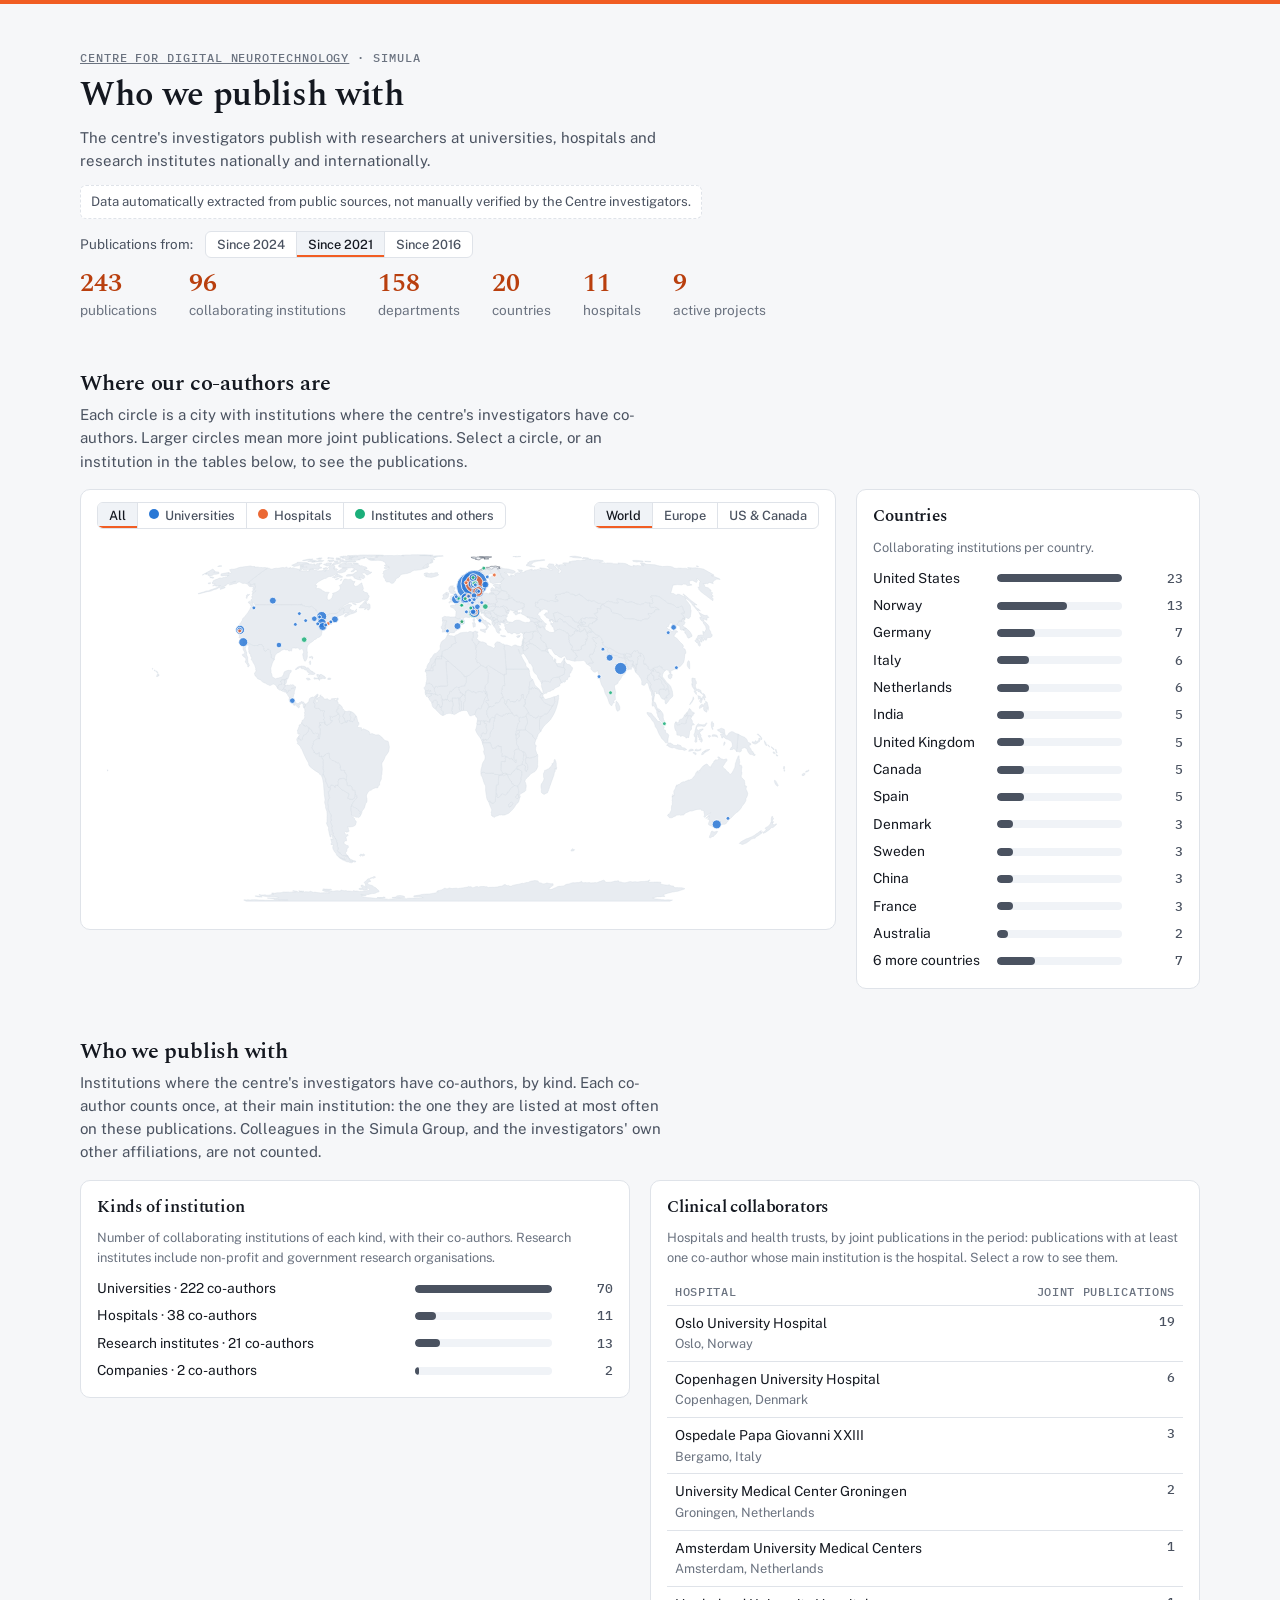
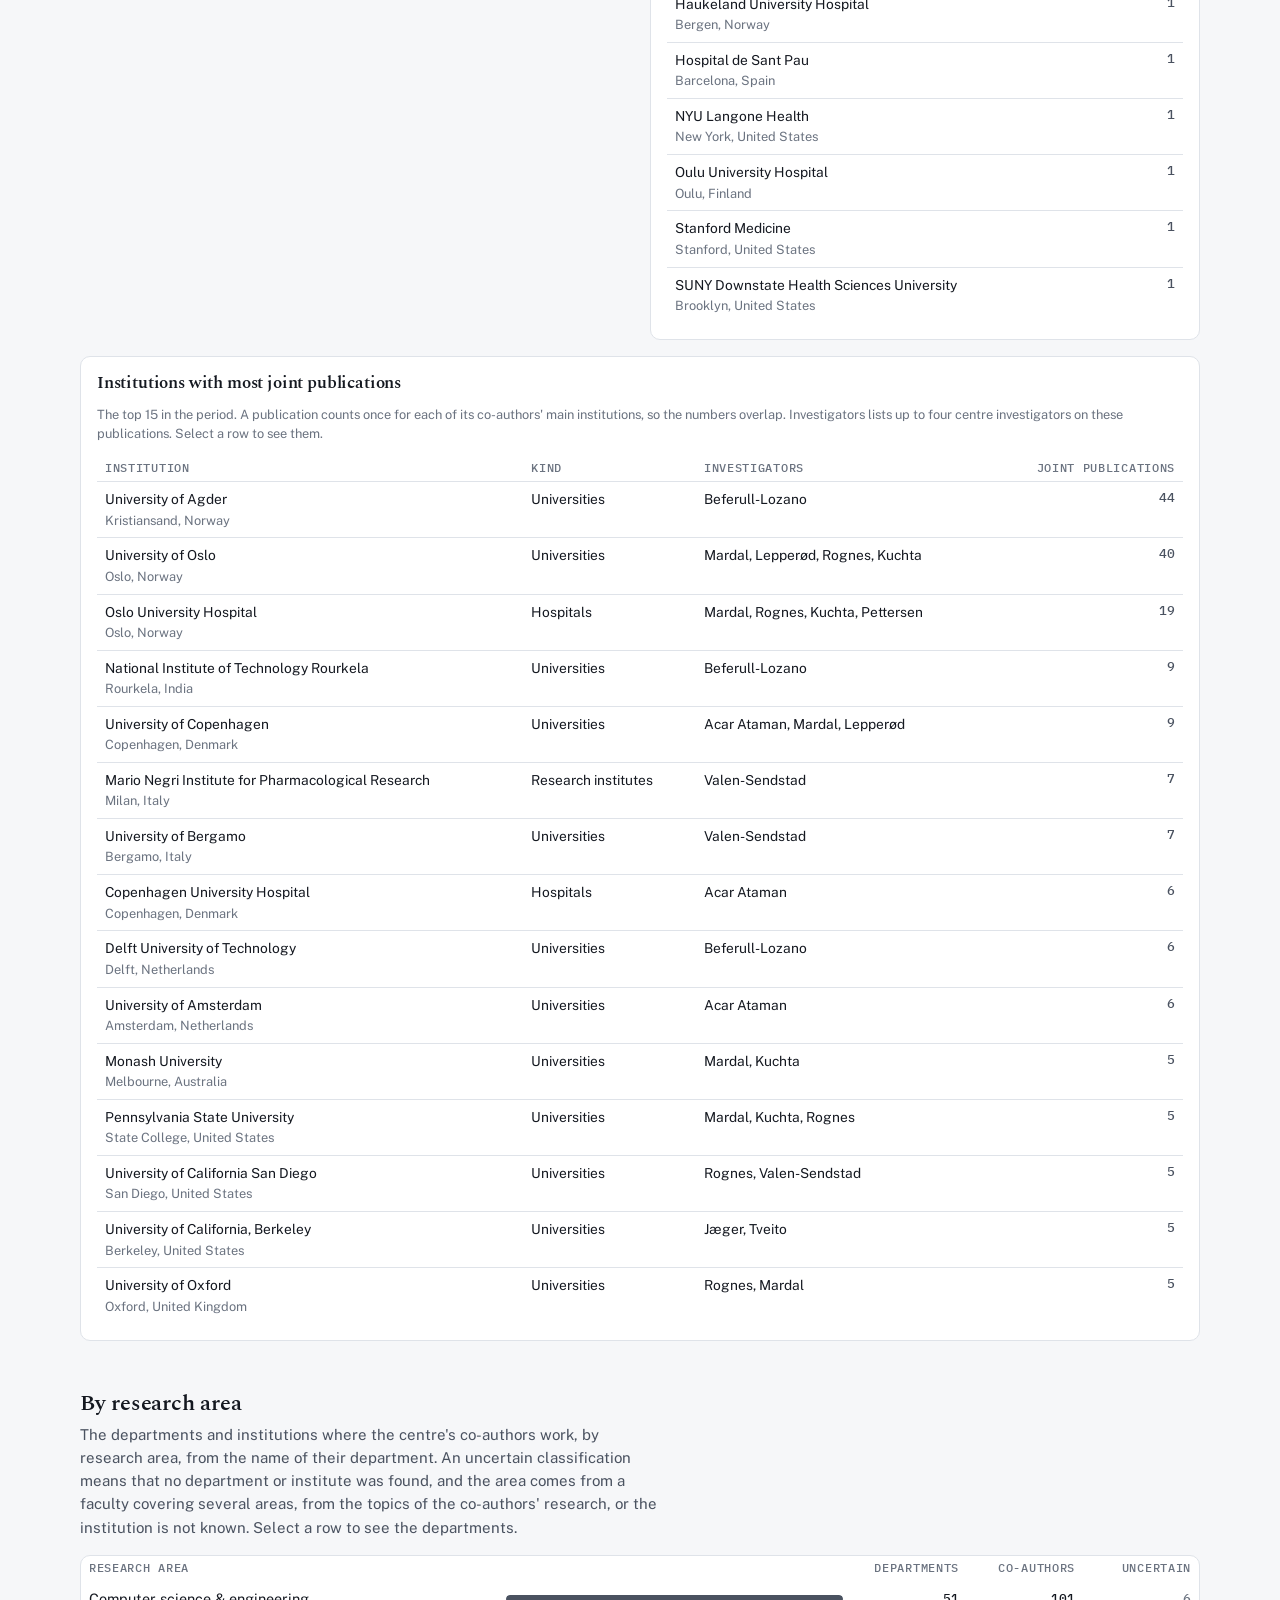
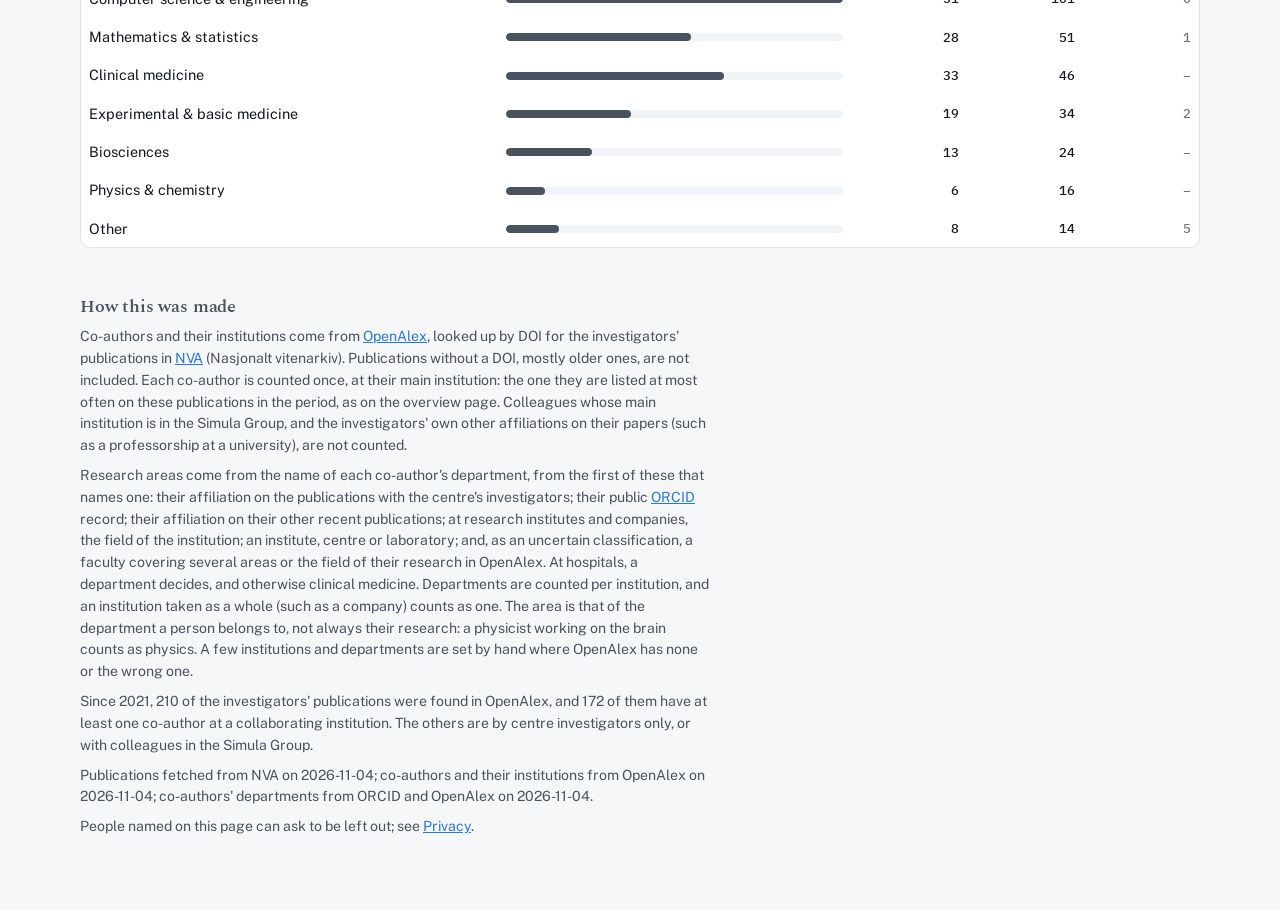
<file: site/collaborators.html>
<!doctype html>
<html lang="en">
<head>
<meta charset="utf-8">
<meta name="viewport" content="width=device-width, initial-scale=1">
<title>Digital Neurotechnology Collaborators</title>
<link rel="icon" href="data:,">
<link rel="stylesheet" href="assets/fonts.css">
<style>
/* Layout: one reading column; map with a country list beside it, partner types and research areas below. Same language as "Who publishes with whom". */
:root {
  /* Simula orange (simula.no's --color-primary-simula): --accent for strips and
     underlines, --accent-ink (darker in light mode) for text */
  --accent: #f15d23;
  --accent-ink: #b93f0e;
  --bg: #f6f7f9;
  --surface: #ffffff;
  --ink: #141820;
  --ink-2: #4a5260;
  --muted: #6b7380;
  --line: #dfe3e9;
  --land: #e8ecf1;
  --land-edge: #d3d9e1;
  --soft: #f0f3f7;
  /* partner groups on the map */
  --uni: #2a78d6;
  --hosp: #eb6834;
  --other: #1baf7a;
  --font-display: "Spectral", Georgia, "Times New Roman", serif;
  --font-body: "Public Sans", system-ui, -apple-system, "Segoe UI", sans-serif;
  --font-data: "IBM Plex Mono", ui-monospace, "SF Mono", Menlo, monospace;
}
@media (prefers-color-scheme: dark) {
  :root:not([data-theme="light"]) {
    --bg: #0f1215; --surface: #171b20; --ink: #eef1f4; --ink-2: #c2c8d0; --muted: #949dab;
    --line: #2a3038; --land: #232a32; --land-edge: #313a45; --soft: #1e2329;
    --uni: #3987e5; --hosp: #d95926; --other: #199e70;
    --accent-ink: #fa7646; color-scheme: dark;
  }
}
:root[data-theme="dark"] {
  --bg: #0f1215; --surface: #171b20; --ink: #eef1f4; --ink-2: #c2c8d0; --muted: #949dab;
  --line: #2a3038; --land: #232a32; --land-edge: #313a45; --soft: #1e2329;
  --uni: #3987e5; --hosp: #d95926; --other: #199e70;
  --accent-ink: #fa7646; color-scheme: dark;
}

body { background: var(--bg); color: var(--ink); font: 15px/1.55 var(--font-body); }
.page {
  max-width: 1120px; margin: 0 auto;
  padding-left: max(16px, env(safe-area-inset-left, 0px));
  padding-right: max(16px, env(safe-area-inset-right, 0px));
  padding-block: 40px 64px;
  display: grid; gap: 48px;
  grid-template-columns: minmax(0, 1fr);
}
h1, h2, h3 { font-family: var(--font-display); font-weight: 600; text-wrap: balance; margin: 0; letter-spacing: -0.01em; }
h1 { font-size: 2.1rem; line-height: 1.15; }
h2 { font-size: 1.4rem; line-height: 1.25; }
h3 { font-size: 1.05rem; line-height: 1.3; }
p { margin: 0; }
a { color: var(--uni); }
a:focus-visible, button:focus-visible, [tabindex]:focus-visible { outline: 2px solid var(--uni); outline-offset: 2px; }
.eyebrow { font: 500 0.72rem/1 var(--font-data); text-transform: uppercase; letter-spacing: 0.08em; color: var(--muted); }
.eyebrow a { color: inherit; }
.lede { max-width: 65ch; color: var(--ink-2); }
header { display: grid; gap: 12px; }
.draft { justify-self: start; font-size: 0.82rem; color: var(--ink-2); border: 1px dashed var(--line); border-radius: 6px; padding: 6px 10px; background: var(--surface); }

.controls { display: flex; flex-wrap: wrap; align-items: center; gap: 8px 12px; font-size: 0.84rem; color: var(--ink-2); }
.seg { display: inline-flex; border: 1px solid var(--line); border-radius: 6px; overflow: hidden; background: var(--surface); }
.seg button { font: 500 0.8rem var(--font-body); background: none; border: 0; padding: 5px 11px; color: var(--ink-2); cursor: pointer; }
.seg button + button { border-left: 1px solid var(--line); }
.seg button .dot { margin-right: 6px; vertical-align: 1px; }
.seg button[aria-pressed="true"] { background: var(--soft); color: var(--ink); }

.facts { display: flex; flex-wrap: wrap; gap: 8px 32px; }
.fact { display: grid; gap: 2px; }
.fact b { font: 600 1.6rem/1.1 var(--font-display); }
.fact span { font-size: 0.85rem; color: var(--muted); }

section { display: grid; gap: 16px; grid-template-columns: minmax(0, 1fr); }
[hidden] { display: none !important; }
.section-head { display: grid; gap: 6px; }
.section-head p { max-width: 65ch; color: var(--ink-2); }
.card { background: var(--surface); border: 1px solid var(--line); border-radius: 10px; }
.legend { display: flex; flex-wrap: wrap; gap: 6px 18px; font-size: 0.82rem; color: var(--ink-2); }
.legend span { display: inline-flex; align-items: center; gap: 6px; }
.dot { width: 10px; height: 10px; border-radius: 50%; display: inline-block; }

/* Map */
.map-layout { display: grid; grid-template-columns: minmax(0, 2.2fr) minmax(0, 1fr); gap: 20px; align-items: start; }
@media (max-width: 860px) { .map-layout { grid-template-columns: minmax(0, 1fr); } }
.map-card { padding: 12px; display: grid; gap: 8px; position: relative; min-width: 0; }
.map-top { display: flex; flex-wrap: wrap; justify-content: space-between; gap: 8px; align-items: center; padding: 0 4px; }
#map { display: block; width: 100%; height: auto; }
#map .land { fill: var(--land); stroke: var(--land-edge); stroke-width: 0.5; }
#map .home { fill: var(--soft); stroke: var(--muted); stroke-width: 0.8; }
#map circle { stroke: var(--surface); stroke-width: 1; fill-opacity: 0.85; cursor: pointer; }
#map circle.uni { fill: var(--uni); }
#map circle.hosp { fill: var(--hosp); }
#map circle.other { fill: var(--other); }
#map circle:hover { fill-opacity: 1; stroke: var(--ink); }
.tip { position: absolute; pointer-events: none; background: var(--ink); color: var(--bg); font-size: 0.8rem; line-height: 1.4; padding: 8px 10px; border-radius: 6px; max-width: 280px; transform: translate(-50%, calc(-100% - 10px)); z-index: 2; }
.tip b { font-weight: 600; }
.list-card { padding: 16px; display: grid; gap: 10px; min-width: 0; }
.bars { display: grid; gap: 6px; margin: 0; padding: 0; list-style: none; }
.bars li { display: grid; grid-template-columns: minmax(0, 1fr) minmax(0, 1.1fr) 3.2rem; gap: 10px; align-items: center; font-size: 0.86rem; }
.bars .name { overflow: hidden; text-overflow: ellipsis; white-space: nowrap; }
/* Kinds of institution: longer labels, with the number of co-authors */
#kinds li { grid-template-columns: minmax(0, 1.8fr) minmax(0, 0.8fr) 3.2rem; }
.bars .track { display: block; height: 8px; border-radius: 4px; background: var(--soft); overflow: hidden; }
.bars .fill { display: block; height: 100%; border-radius: 4px; background: var(--ink-2); }
.bars .n { font: 500 0.8rem var(--font-data); text-align: right; color: var(--ink-2); font-variant-numeric: tabular-nums; }
.note { font-size: 0.8rem; color: var(--muted); }

/* Partner types and tables */
.two { display: grid; grid-template-columns: minmax(0, 1fr) minmax(0, 1fr); gap: 20px; align-items: start; }
@media (max-width: 860px) { .two { grid-template-columns: minmax(0, 1fr); } }
.table-wrap { overflow-x: auto; }
table { border-collapse: collapse; width: 100%; font-size: 0.86rem; }
th { text-align: left; font: 500 0.72rem var(--font-data); text-transform: uppercase; letter-spacing: 0.06em; color: var(--muted); padding: 6px 8px; border-bottom: 1px solid var(--line); }
td { padding: 7px 8px; border-bottom: 1px solid var(--line); vertical-align: top; }
td.n { font: 500 0.8rem var(--font-data); text-align: right; font-variant-numeric: tabular-nums; color: var(--ink-2); }
th.n { text-align: right; }
td .sub { color: var(--muted); font-size: 0.8rem; }
tr:last-child td { border-bottom: 0; }
tbody tr.clickable { cursor: pointer; }
tbody tr.clickable:hover, tbody tr.clickable:focus-visible { background: var(--soft); }
.inst-card { padding: 18px; display: grid; gap: 12px; }
.inst-head { display: flex; justify-content: space-between; gap: 12px; align-items: start; }
.inst-head .sub { color: var(--muted); font-size: 0.85rem; margin-top: 4px; }
.close { font: 500 0.8rem var(--font-body); color: var(--ink-2); background: none; border: 1px solid var(--line); border-radius: 6px; padding: 4px 10px; cursor: pointer; }
.papers { display: grid; gap: 12px; margin: 0; padding: 0; list-style: none; }
.papers li { display: grid; grid-template-columns: 44px minmax(0, 1fr); gap: 10px; font-size: 0.88rem; }
.papers .yr { font: 500 0.8rem/1.6 var(--font-data); color: var(--muted); font-variant-numeric: tabular-nums; }
.papers .t { overflow-wrap: anywhere; }
.papers .meta { color: var(--muted); font-size: 0.8rem; }
.place-list { display: flex; flex-wrap: wrap; gap: 8px; }

.chip { font: 500 0.82rem var(--font-body); border: 1px solid var(--line); border-radius: 999px; padding: 3px 10px; background: var(--surface); color: var(--ink); cursor: pointer; display: inline-flex; gap: 6px; align-items: center; }

/* Rows that can be selected: name, bar, numbers */
.rows { display: grid; gap: 2px; margin: 0; padding: 0; list-style: none; }
.rows { --cols: minmax(0, 1.2fr) minmax(0, 1fr) 6.5rem 6.5rem; }
.rows.three { --cols: minmax(0, 1.2fr) minmax(0, 1fr) 6.5rem 6.5rem 6.5rem; }
.rows button { all: unset; box-sizing: border-box; width: 100%; display: grid; grid-template-columns: var(--cols); gap: 12px; align-items: center; padding: 7px 8px; border-radius: 6px; cursor: pointer; font-size: 0.9rem; }
.rows button:hover, .rows button[aria-expanded="true"] { background: var(--soft); }
.rows button:focus-visible { outline: 2px solid var(--uni); outline-offset: 1px; }
.rows .head { font: 500 0.72rem var(--font-data); text-transform: uppercase; letter-spacing: 0.06em; color: var(--muted); padding: 4px 8px; display: grid; grid-template-columns: var(--cols); gap: 12px; align-items: end; }
.rows .track { display: block; height: 8px; border-radius: 4px; background: var(--soft); overflow: hidden; }
.rows .fill { display: block; height: 100%; border-radius: 4px; background: var(--ink-2); }
.rows .n { font: 500 0.82rem var(--font-data); text-align: right; font-variant-numeric: tabular-nums; }
.rows .n.muted { color: var(--muted); }
.rows .head .n { text-align: right; font: inherit; }

/* The institutions or departments behind a row */
.list { list-style: none; margin: 4px 0 10px; padding: 0 8px; display: grid; gap: 8px; font-size: 0.84rem; }
.list > li { border-bottom: 1px solid var(--line); padding-bottom: 8px; display: grid; gap: 4px; }
.list .line { display: flex; justify-content: space-between; gap: 16px; }
.list b { font-weight: 600; }
.list .sub { color: var(--muted); font-size: 0.8rem; }
.list ul { list-style: none; margin: 0; padding: 0 0 0 12px; display: grid; gap: 3px; color: var(--ink-2); }
.list .count { font: 500 0.78rem var(--font-data); color: var(--ink-2); white-space: nowrap; }
.tag { font: 500 0.68rem var(--font-data); text-transform: uppercase; letter-spacing: 0.04em; color: var(--muted); border: 1px solid var(--line); border-radius: 4px; padding: 0 4px; margin-left: 6px; white-space: nowrap; }
@media (max-width: 640px) {
  .rows { --cols: minmax(0, 1fr) 4.5rem 4.5rem; }
  .rows.three { --cols: minmax(0, 1fr) 4.5rem 4.5rem 4.5rem; }
  .rows .track, .rows .head span:nth-child(2) { display: none; }
}
.method { font-size: 0.88rem; color: var(--ink-2); display: grid; gap: 8px; max-width: 70ch; }
.method h2 { font-size: 1.1rem; }
@media (prefers-reduced-motion: reduce) { * { transition: none !important; } }
/* Simula orange accent: a strip along the top, the key figures and the
   selected buttons */
html { border-top: 4px solid var(--accent); }
.fact b { color: var(--accent-ink); }
.seg button[aria-pressed="true"] { box-shadow: inset 0 -2px 0 var(--accent); }
</style>
</head>
<body>

<div class="page">
  <header>
    <div class="eyebrow"><a href="index.html">Centre for Digital Neurotechnology</a> · Simula</div>
    <h1>Who we publish with</h1>
    <p class="lede">The centre's investigators publish with researchers at universities, hospitals and research institutes nationally and internationally.</p>
    <p class="draft">Data automatically extracted from public sources, not manually verified by the Centre investigators.</p>
    <div class="controls">
      <span id="period-label">Publications from:</span>
      <div class="seg" role="group" aria-labelledby="period-label" id="period"></div>
    </div>
    <div class="facts" id="facts"></div>
  </header>

  <section>
    <div class="section-head">
      <h2>Where our co-authors are</h2>
      <p>Each circle is a city with institutions where the centre's investigators have co-authors. Larger circles mean more joint publications. Select a circle, or an institution in the tables below, to see the publications.</p>
    </div>
    <div class="map-layout">
      <div class="card map-card" id="map-card">
        <div class="map-top">
          <div class="seg" role="group" aria-label="Kinds of institution shown" id="kind"></div>
          <div class="seg" role="group" aria-label="Map area" id="zoom"></div>
        </div>
        <svg id="map" viewBox="0 0 960 500" role="img" aria-label="Map of collaborating institutions"></svg>
      </div>
      <div class="card list-card">
        <h3>Countries</h3>
        <p class="note">Collaborating institutions per country.</p>
        <ul class="bars" id="countries"></ul>
      </div>
    </div>
  </section>

  <div class="card inst-card" id="inst-details" hidden aria-live="polite"></div>

  <section>
    <div class="section-head">
      <h2>Who we publish with</h2>
      <p>Institutions where the centre's investigators have co-authors, by kind. Each co-author counts once, at their main institution: the one they are listed at most often on these publications. Colleagues in the Simula Group, and the investigators' own other affiliations, are not counted.</p>
    </div>
    <div class="two">
      <div class="card list-card">
        <h3>Kinds of institution</h3>
        <p class="note">Number of collaborating institutions of each kind, with their co-authors. Research institutes include non-profit and government research organisations.</p>
        <ul class="bars" id="kinds"></ul>
      </div>
      <div class="card list-card">
        <h3>Clinical collaborators</h3>
        <p class="note">Hospitals and health trusts, by joint publications in the period: publications with at least one co-author whose main institution is the hospital. Select a row to see them.</p>
        <div class="table-wrap"><table id="hospitals"></table></div>
      </div>
    </div>
    <div class="card list-card">
      <h3>Institutions with most joint publications</h3>
      <p class="note">The top 15 in the period. A publication counts once for each of its co-authors' main institutions, so the numbers overlap. Investigators lists up to four centre investigators on these publications. Select a row to see them.</p>
      <div class="table-wrap"><table id="leading"></table></div>
    </div>
  </section>

  <section>
    <div class="section-head">
      <h2>By research area</h2>
      <p>The departments and institutions where the centre's co-authors work, by research area, from the name of their department. An uncertain classification means that no department or institute was found, and the area comes from a faculty covering several areas, from the topics of the co-authors' research, or the institution is not known. Select a row to see the departments.</p>
    </div>
    <div class="card"><ul class="rows three" id="areas"></ul></div>
  </section>

  <section class="method">
    <h2>How this was made</h2>
    <p>Co-authors and their institutions come from <a href="https://openalex.org" target="_blank" rel="noopener">OpenAlex</a>, looked up by DOI for the investigators' publications in <a href="https://nva.sikt.no/" target="_blank" rel="noopener">NVA</a> (Nasjonalt vitenarkiv). Publications without a DOI, mostly older ones, are not included. Each co-author is counted once, at their main institution: the one they are listed at most often on these publications in the period, as on the overview page. Colleagues whose main institution is in the Simula Group, and the investigators' own other affiliations on their papers (such as a professorship at a university), are not counted.</p>
    <p>Research areas come from the name of each co-author's department, from the first of these that names one: their affiliation on the publications with the centre's investigators; their public <a href="https://orcid.org" target="_blank" rel="noopener">ORCID</a> record; their affiliation on their other recent publications; at research institutes and companies, the field of the institution; an institute, centre or laboratory; and, as an uncertain classification, a faculty covering several areas or the field of their research in OpenAlex. At hospitals, a department decides, and otherwise clinical medicine. Departments are counted per institution, and an institution taken as a whole (such as a company) counts as one. The area is that of the department a person belongs to, not always their research: a physicist working on the brain counts as physics. A few institutions and departments are set by hand where OpenAlex has none or the wrong one.</p>
    <p id="coverage"></p>
    <p id="generated"></p>
    <p>People named on this page can ask to be left out; see <a href="index.html#privacy">Privacy</a>.</p>
  </section>
</div>

<script src="assets/d3.min.js"></script>
<script src="assets/topojson-client.min.js"></script>
<script>
const DATA = {"generated": "2026-11-11", "fetched": {"nva_publications": "2026-11-04", "coauthor_details": "2026-11-04", "nva_projects": "2026-10-30", "openalex": "2026-11-04", "projects_checked": "2026-11-04", "prosjektbanken": "2026-11-02", "simula_projects": "2026-10-30"}, "investigators": ["Evrim Acar Ataman", "Baltasar Beferull-Lozano", "Cécile Daversin-Catty", "Ada Johanne Ellingsrud", "Karoline Horgmo Jæger", "Miroslav Kuchta", "Mikkel Lepperød", "Kent-Andre Mardal", "Klas H. Pettersen", "Marie E. Rognes", "Aslak Tveito", "Kristian Valen-Sendstad"], "activeProjects": 9, "publications": [{"year": 2016, "title": "Poro-elastic modeling of Syringomyelia – a systematic study of the effects of pia mater, central canal, median fissure, white and gray matter on pressure wave propagation and fluid movement within the cervical spinal cord", "url": "https://doi.org/10.1080/10255842.2015.1058927", "inv": [7]}, {"year": 2016, "title": "Transitional flow in intracranial aneurysms - A space and time refinement study below the Kolmogorov scales using Lattice Boltzmann Method", "url": "https://doi.org/10.1016/j.compfluid.2015.12.011", "inv": [7]}, {"year": 2016, "title": "Adjoint multi-start-based estimation of cardiac hyperelastic material parameters using shear data", "url": "https://doi.org/10.1007/s10237-016-0780-7", "inv": [9]}, {"year": 2016, "title": "Computing rates of Markov models of voltage-gated ion channels by inverting partial differential equations governing the probability density functions of the conducting and non-conducting states", "url": "https://doi.org/10.1016/j.mbs.2016.04.011", "inv": [10]}, {"year": 2016, "title": "Preconditioners for saddle point systems with trace constraints coupling 2D and 1D domains", "url": "https://doi.org/10.1137/15M1052822", "inv": [5, 7]}, {"year": 2016, "title": "The association between the pulse pressure gradient at the cranio-cervical junction derived from phase-contrast magnetic resonance imaging and invasively measured pulsatile intracranial pressure in symptomatic patients with Chiari malformation type 1", "url": "https://doi.org/10.1007/s00701-016-2979-x", "inv": [7]}, {"year": 2017, "title": "Parameter-robust discretization and preconditioning of Biot's consolidation model", "url": "https://doi.org/10.1137/15M1029473", "inv": [7]}, {"year": 2016, "title": "Transitional hemodynamics in intracranial aneurysms - Comparative velocity investigations with high resolution Lattice Boltzmann simulations, normal resolution ANSYS simulations and MR imaging", "url": "https://doi.org/10.1118/1.4964793", "inv": [7]}, {"year": 2016, "title": "Robust preconditioners for PDE-constrained optimization with limited observations", "url": "https://doi.org/10.1007/s10543-016-0635-8", "inv": [7]}, {"year": 2016, "title": "Computational investigation of cerebrospinal fluid dynamics in the posterior cranial fossa and cervical subarachnoid space in patients with Chiari I malformation", "url": "https://doi.org/10.1371/journal.pone.0162938", "inv": [7]}, {"year": 2016, "title": "Singular spectrum-based matrix completion for time series recovery and prediction", "url": "https://doi.org/10.1186/s13634-016-0360-0", "inv": [1]}, {"year": 2016, "title": "Deletion of aquaporin-4 curtails extracellular glutamate elevation in cortical spreading depression in awake mice", "url": "https://doi.org/10.1093/cercor/bhw359", "inv": [8]}, {"year": 2016, "title": "Adaptive consensus-based distributed detection in WSN with unreliable links", "url": "https://doi.org/10.1109/ICASSP.2016.7472516", "inv": [1]}, {"year": 2016, "title": "Effect of Ionic Diffusion on Extracellular Potentials in Neural Tissue", "url": "https://doi.org/10.1371/journal.pcbi.1005193", "inv": [8]}, {"year": 2017, "title": "Direct numerical simulation of transitional hydrodynamcis of the cerebrospinal fluid in Chiari I malformation: The role of cranio-vertebral junction", "url": "https://doi.org/10.1002/cnm.2853", "inv": [7]}, {"year": 2017, "title": "Removal of perineuronal nets unlocks juvenile plasticity through network mechanisms of decreased inhibition and increased gamma Activity", "url": "https://doi.org/10.1523/JNEUROSCI.2504-16.2016", "inv": [6]}, {"year": 2016, "title": "Adaptive Consensus-Based Distributed Kalman Filter for WSNs with Random Link Failures", "url": "https://doi.org/10.1109/DCOSS.2016.38", "inv": [1]}, {"year": 2017, "title": "A numerical investigation of intrathecal isobaric drug dispersion within the cervical subarachnoid space", "url": "https://doi.org/10.1371/journal.pone.0173680", "inv": [5, 7]}, {"year": 2017, "title": "Robustness of common hemodynamic indicators with respect to numerical resolution in 38 middle cerebral artery aneurysms", "url": "https://doi.org/10.1371/journal.pone.0177566", "inv": [7]}, {"year": 2017, "title": "Weakly Imposed Symmetry and Robust Preconditioners for Biot’s Consolidation Model", "url": "https://doi.org/10.1515/cmam-2017-0016", "inv": [7]}, {"year": 2017, "title": "Focal local field potential signature of the single-axon monosynaptic thalamocortical connection", "url": "https://doi.org/10.1523/JNEUROSCI.2715-16.2017", "inv": [8]}, {"year": 2017, "title": "Temporal processing in the visual cortex of the awake and anesthetized rat", "url": "https://doi.org/10.1523/ENEURO.0059-17.2017", "inv": [6]}, {"year": 2017, "title": "Ion diffusion may introduce spurious current sources in current-source density (CSD) analysis", "url": "https://doi.org/10.1152/jn.00976.2016", "inv": [8]}, {"year": 2017, "title": "Non-parametric spectrum cartography using adaptive radial basis  functions", "url": "https://doi.org/10.1109/ICASSP.2017.7952827", "inv": [1]}, {"year": 2017, "title": "An evaluation of the accuracy of classical models for computing the membrane potential and extracellular potential for neurons", "url": "https://doi.org/10.3389/fncom.2017.00027", "inv": [4, 10]}, {"year": 2017, "title": "A cell-based framework for numerical modeling of electrical conduction in cardiac tissue", "url": "https://doi.org/10.3389/fphy.2017.00048", "inv": [4, 5, 7, 9, 10]}, {"year": 2017, "title": "Interstitial solute transport in 3D reconstructed neuropil occurs by diffusion rather than bulk flow", "url": "https://doi.org/10.1073/pnas.1706942114", "inv": [7, 8]}, {"year": 2017, "title": "Numerical study of intrathecal drug delivery to a permeable spinal cord: effect of catheter position and angle", "url": "https://doi.org/10.1080/10255842.2017.1393805", "inv": [7, 9]}, {"year": 2017, "title": "Non-invasive assessment of pulsatile intracranial pressure with phase-contrast magnetic resonance imaging", "url": "https://doi.org/10.1371/journal.pone.0188896", "inv": [7]}, {"year": 2017, "title": "Topology Design to Increase Network Lifetime in WSN for Graph Filtering in Consensus Processes", "url": "https://doi.org/10.23919/EUSIPCO.2017.8081227", "inv": [1]}, {"year": 2017, "title": "Consensus-Based Distributed State Estimation of Biofilm in Reverse Osmosis Membranes by WSNs", "url": "https://doi.org/10.1201/b21948-2", "inv": [1]}, {"year": 2017, "title": "High-resolution data assimilation of cardiac mechanics applied to a dyssynchronous ventricle", "url": "https://doi.org/10.1002/cnm.2863", "inv": [9]}, {"year": 2017, "title": "Spectrum cartography using adaptive radial basis functions: Experimental validation", "url": "https://doi.org/10.1109/SPAWC.2017.8227752", "inv": [1]}, {"year": 2017, "title": "Radio measurements on a customized software defined radio module: A case study of energy detection spectrum sensing", "url": "https://doi.org/10.1109/I2MTC.2017.7969681", "inv": [1]}, {"year": 2017, "title": "Topology design to reduce energy consumption of distributed graph filtering in WSN", "url": "https://doi.org/10.1109/GlobalSIP.2017.8309031", "inv": [1]}, {"year": 2018, "title": "Comparison of phase-contrast MR and flow simulations for the study of CSF Dynamics in the cervical spine", "url": "https://doi.org/10.1177/1971400918759812", "inv": [7]}, {"year": 2018, "title": "Inverse estimation of cardiac activation times via gradient-based optimization", "url": "https://doi.org/10.1002/cnm.2919", "inv": [9]}, {"year": 2017, "title": "Graph recursive least squares filter for topology inference in causal data processes", "url": "https://doi.org/10.1109/CAMSAP.2017.8313212", "inv": [1]}, {"year": 2017, "title": "Online topology estimation for vector autoregressive processes in data networks", "url": "https://doi.org/10.1109/CAMSAP.2017.8313211", "inv": [1]}, {"year": 2017, "title": "Experimental validation for spectrum cartography using adaptive multi-kernels", "url": "https://doi.org/10.1109/ICSPCS.2017.8270459", "inv": [1]}, {"year": 2017, "title": "Implementation of a two stage fully-blind self-adapted spectrum sensing algorithm", "url": "https://doi.org/10.1109/ICSPCS.2017.8270477", "inv": [1]}, {"year": 2018, "title": "Brain-wide glymphatic enhancement and clearance in humans assessed with MRI", "url": "https://doi.org/10.1172/jci.insight.121537", "inv": [7]}, {"year": 2019, "title": "Preconditioning trace coupled 3d-1d systems using fractional Laplacian", "url": "https://doi.org/10.1002/num.22304", "inv": [5, 7]}, {"year": 2018, "title": "In vivo estimation of elastic heterogeneity in an infarcted human heart", "url": "https://doi.org/10.1007/s10237-018-1028-5", "inv": [9]}, {"year": 2018, "title": "Experimental directory structure (Exdir): An alternative to HDF5 without introducing a new file format", "url": "https://doi.org/10.3389/fninf.2018.00016", "inv": [6]}, {"year": 2019, "title": "On the singular Neumann problem in linear elasticity", "url": "https://doi.org/10.1002/nla.2212", "inv": [5, 7]}, {"year": 2018, "title": "Fluid dynamics in syringomyelia cavities: Effects of heart rate, CSF velocity, CSF velocity waveform and craniovertebral decompression", "url": "https://doi.org/10.1177/1971400918795482", "inv": [7, 9]}, {"year": 2019, "title": "Variational data assimilation for transient blood flow simulations - Cerebral aneurysms as an illustrative example", "url": "https://doi.org/10.1002/cnm.3152", "inv": [7]}, {"year": 2018, "title": "Cerebrospinal fluid volumetric net flow rate and direction in idiopathic normal pressure hydrocephalus", "url": "https://doi.org/10.1016/j.nicl.2018.09.006", "inv": [7]}, {"year": 2018, "title": "Underlay Device-to-Device Communications on Multiple Channels", "url": "https://doi.org/10.1109/ICASSP.2018.8462424", "inv": [1]}, {"year": 2018, "title": "Localization-Free Power Cartography", "url": "https://doi.org/10.1109/ICASSP.2018.8461731", "inv": [1]}, {"year": 2018, "title": "Fast Distributed Subspace Projection via Graph Filters", "url": "https://doi.org/10.1109/ICASSP.2018.8462110", "inv": [1]}, {"year": 2019, "title": "Cross-layer MAC Protocol for Unbiased Average Consensus under Random Interference", "url": "https://doi.org/10.1109/TSIPN.2018.2873070", "inv": [1]}, {"year": 2018, "title": "Stochastic Graph Filtering under Asymmetric Links in Wireless Sensor Networks", "url": "https://doi.org/10.1109/SPAWC.2018.8445848", "inv": [1]}, {"year": 2018, "title": "Energy Efficient Consensus Over Directed Graphs", "url": "https://doi.org/10.1109/ICASSP.2018.8461849", "inv": [1]}, {"year": 2018, "title": "Joint Topology and Radio Resource Optimization for Device-to-Device Based Mobile Social Networks", "url": "https://doi.org/10.1109/ICASSP.2018.8461962", "inv": [1]}, {"year": 2018, "title": "Adaptive Medium Access Control for Distributed Processing in Wireless Sensor Networks", "url": "https://doi.org/10.1109/TSIPN.2018.2866324", "inv": [1]}, {"year": 2018, "title": "Open source modules for tracking animal behavior and closed-loop stimulation based on Open Ephys and Bonsai", "url": "https://doi.org/10.1088/1741-2552/aacf45", "inv": [6]}, {"year": 2018, "title": "Self-Powered IoT Device for Indoor Applications", "url": "https://doi.org/10.1109/VLSID.2018.110", "inv": [1]}, {"year": 2018, "title": "Ca2+ signals in astrocytes facilitate spread of epileptiform activity", "url": "https://doi.org/10.1093/cercor/bhy196", "inv": [8]}, {"year": 2018, "title": "Magnitude and direction of aqueductal cerebrospinal fluid flow: large variations in patients with intracranial aneurysms with or without a previous subarachnoid hemorrhage", "url": "https://doi.org/10.1007/s00701-018-3730-6", "inv": [7]}, {"year": 2018, "title": "Computing optimal properties of drugs using mathematical models of single channel dynamics", "url": "https://doi.org/10.1515/cmb-2018-0004", "inv": [10]}, {"year": 2018, "title": "Inversion and computational maturation of drug response using human stem cell\nderived cardiomyocytes in microphysiological systems", "url": "https://doi.org/10.1038/s41598-018-35858-7", "inv": [4, 10]}, {"year": 2019, "title": "Multigrid Methods for Discrete Fractional Sobolev Spaces", "url": "https://doi.org/10.1137/18M1191488", "inv": [5, 7]}, {"year": 2019, "title": "Artificial neural networks trained through deep reinforcement learning discover control strategies for active flow control", "url": "https://doi.org/10.1017/jfm.2019.62", "inv": [5]}, {"year": 2018, "title": "Decentralized subspace projection in large networks", "url": "https://doi.org/10.1109/GlobalSIP.2018.8646531", "inv": [1]}, {"year": 2018, "title": "Dynamic network identification from non-stationary vector autoregressive time series", "url": "https://doi.org/10.1109/GlobalSIP.2018.8646607", "inv": [1]}, {"year": 2018, "title": "Consensus-Based Distributed Detection and State Estimation of Biofilm in Reverse Osmosis Membranes by WSNs", "url": "https://doi.org/10.1201/b21948", "inv": [1]}, {"year": 2018, "title": "Real-world variability in the prediction of intracranial aneurysm wall shear stress: The 2015 international aneurysm CFD challenge", "url": "https://doi.org/10.1007/s13239-018-00374-2", "inv": [7, 11]}, {"year": 2019, "title": "A mixed finite element method for nearly incompressible multiple-network poroelasticity", "url": "https://doi.org/10.1137/18M1182395", "inv": [7, 9]}, {"year": 2019, "title": "How does the presence of neural probes affect extracellular potentials?", "url": "https://doi.org/10.1088/1741-2552/ab03a1", "inv": [4, 5, 7, 10]}, {"year": 2019, "title": "Computational geometry for modeling neural populations: From visualization to simulation", "url": "https://doi.org/10.1371/journal.pcbi.1006729", "inv": [6]}, {"year": 2019, "title": "Respiratory influence on cerebrospinal fluid flow – a computational study based on long-term intracranial pressure measurements", "url": "https://doi.org/10.1038/s41598-019-46055-5", "inv": [7, 9]}, {"year": 2019, "title": "Towards personalized computer simulation of breast cancer treatment: a multi-scale pharmacokinetic and pharmacodynamic model informed by multi-type patient data", "url": "https://doi.org/10.1158/0008-5472.CAN-18-1804", "inv": [9]}, {"year": 2019, "title": "Multi-resolution Bayesian CMB component separation through Wiener filtering with a pseudo-inverse preconditioner", "url": "https://doi.org/10.1051/0004-6361/201732037", "inv": [7]}, {"year": 2019, "title": "Detecting undetectables: Can conductances of action potential models be changed without appreciable change in the transmembrane potential?", "url": "https://doi.org/10.1063/1.5087629", "inv": [4, 10]}, {"year": 2019, "title": "Laplacian preconditioning of elliptic PDEs: Localization of the eigenvalues of the discretized operator", "url": "https://doi.org/10.1137/18M1212458", "inv": [7]}, {"year": 2019, "title": "Location-free Spectrum Cartography", "url": "https://doi.org/10.1109/TSP.2019.2923151", "inv": [1]}, {"year": 2019, "title": "Reliable Underlay Device-to-Device Communications on Multiple Channels", "url": "https://doi.org/10.1109/SPAWC.2019.8815544", "inv": [1]}, {"year": 2019, "title": "Graph Filtering of Time-Varying Signals over Asymmetric Wireless Sensor Networks", "url": "https://doi.org/10.1109/SPAWC.2019.8815521", "inv": [1]}, {"year": 2019, "title": "Design and implementation of a long-range low-power wake-up radio for IoT devices", "url": "https://doi.org/10.1109/WF-IoT.2019.8767353", "inv": [1]}, {"year": 2019, "title": "Long-range & Self-powered IoT Devices for Agriculture & Aquaponics Based on Multi-hop Topology", "url": "https://doi.org/10.1109/WF-IoT.2019.8767196", "inv": [1]}, {"year": 2018, "title": "Self-powered IoT Device based on Energy Harvesting for Remote Applications", "url": "https://doi.org/10.1109/ANTS.2018.8710171", "inv": [1]}, {"year": 2019, "title": "Astroglial endfeet exhibit distinct Ca2+ signals during hypoosmotic conditions", "url": "https://doi.org/10.1002/glia.23692", "inv": [8]}, {"year": 2019, "title": "Delayed clearance of cerebrospinal fluid tracer from choroid plexus in idiopathic normal pressure hydrocephalus", "url": "https://doi.org/10.1177/0271678X19874790", "inv": [7]}, {"year": 2019, "title": "Astrocytic Ion Dynamics: Implications for Potassium Buffering and Liquid Flow", "url": "https://doi.org/10.1007/978-3-030-00817-8_14", "inv": [8, 9]}, {"year": 2020, "title": "Slope limiting the velocity field in a discontinuous Galerkin divergence-free two-phase flow solver", "url": "https://doi.org/10.1016/j.compfluid.2019.104322", "inv": [7]}, {"year": 2019, "title": "Sub-voxel Perfusion Modeling in Terms of Coupled 3d-1d Problem", "url": "https://doi.org/10.1007/978-3-319-96415-7_2", "inv": [5, 7]}, {"year": 2019, "title": "Graph Filtering with Quantization over Random Time-varying Graphs", "url": "https://doi.org/10.1109/GlobalSIP45357.2019.8969270", "inv": [1]}, {"year": 2020, "title": "Dynamics of a neuron-glia system: the occurrence of seizures and the influence of electroconvulsive stimuli", "url": "https://doi.org/10.1007/s10827-020-00746-5", "inv": [7]}, {"year": 2020, "title": "Intracranial pressure elevation alters CSF clearance pathways", "url": "https://doi.org/10.1186/s12987-020-00189-1", "inv": [7, 9]}, {"year": 2020, "title": "Apparent diffusion coefficient estimates based on 24 hours tracer movement support glymphatic transport in human cerebral cortex", "url": "https://doi.org/10.1038/s41598-020-66042-5", "inv": [7]}, {"year": 2020, "title": "Finite element simulation of ionic electrodiffusion in cellular geometries", "url": "https://doi.org/10.3389/fninf.2020.00011", "inv": [3, 9]}, {"year": 2020, "title": "An observation on the uniform preconditioners for the mixed Darcy problem", "url": "https://doi.org/10.1002/num.22500", "inv": [5, 7]}, {"year": 2020, "title": "Design of SCMA Codebooks using Differential Evolution", "url": "https://doi.org/10.1109/ICCWorkshops49005.2020.9145202", "inv": [1]}, {"year": 2020, "title": "Accurate Graph Filtering in Wireless Sensor Networks", "url": "https://doi.org/10.1109/JIOT.2020.3010610", "inv": [1]}, {"year": 2020, "title": "Robust Transmit Beamforming for Underlay D2D Communications on Multiple Channels", "url": "https://doi.org/10.1109/SPAWC48557.2020.9154329", "inv": [1]}, {"year": 2020, "title": "Reliable Underlay D2D Communications over Multiple Transmit Antenna Framework", "url": "https://doi.org/10.1109/ICC40277.2020.9149079", "inv": [1]}, {"year": 2020, "title": "Reliable Multicast D2D Communication over Multiple Channels in Underlay Cellular Networks", "url": "https://doi.org/10.1109/PIMRC48278.2020.9217293", "inv": [1]}, {"year": 2020, "title": "Robust preconditioning for coupled Stokes–Darcy problems with the Darcy problem in primal form", "url": "https://doi.org/10.1016/j.camwa.2020.08.021", "inv": [5, 7]}, {"year": 2020, "title": "Experimental Pipeline (Expipe): A Lightweight Data Management Platform to Simplify the Steps From Experiment to Data Analysis", "url": "https://doi.org/10.3389/fninf.2020.00030", "inv": [6]}, {"year": 2020, "title": "The myodural bridge of the American alligator (Alligator mississippiensis) alters CSF flow", "url": "https://doi.org/10.1242/jeb.230896", "inv": [7]}, {"year": 2020, "title": "Astrocytic Ca2+ signaling is reduced during sleep and is involved in the regulation of slow wave sleep", "url": "https://doi.org/10.1038/s41467-020-17062-2", "inv": [8]}, {"year": 2020, "title": "Dynamic Regret Analysis for Online Tracking of Time-varying Structural Equation Model Topologies", "url": "https://doi.org/10.1109/ICIEA48937.2020.9248365", "inv": [1]}, {"year": 2020, "title": "Online Hyperparameter Search Interleaved with\nProximal Parameter Updates", "url": "https://doi.org/10.23919/Eusipco47968.2020.9287537", "inv": [1]}, {"year": 2020, "title": "Fast Graph Filters for Decentralized Subspace Projection", "url": "https://doi.org/10.1109/TSP.2020.3038528", "inv": [1]}, {"year": 2020, "title": "Autonomous mooring towards autonomous maritime navigation and offshore operations", "url": "https://doi.org/10.1109/ICIEA48937.2020.9248169", "inv": [1]}, {"year": 2021, "title": "RippleNet: a Recurrent Neural Network for Sharp Wave Ripple (SPW-R) Detection", "url": "https://doi.org/10.1007/s12021-020-09496-2", "inv": [8]}, {"year": 2020, "title": "Online Topology Identification From Vector Autoregressive Time Series", "url": "https://doi.org/10.1109/TSP.2020.3042940", "inv": [1]}, {"year": 2020, "title": "Low-complexity detection for uplink massive MIMO SCMA systems", "url": "https://doi.org/10.1049/cmu2.12057", "inv": [1]}, {"year": 2020, "title": "Operator Splitting and Finite Difference Schemes for Solving the EMI Model", "url": "https://doi.org/10.1007/978-3-030-61157-6_4", "inv": [4, 10]}, {"year": 2021, "title": "Efficient numerical solution of the EMI model representing the extracellular space (E), cell membrane (M) and intracellular space (I) of a collection of cardiac cells", "url": "https://doi.org/10.3389/fphy.2020.579461", "inv": [4, 10]}, {"year": 2020, "title": "Channel Gain Cartography via Mixture of Experts", "url": "https://doi.org/10.1109/GLOBECOM42002.2020.9322198", "inv": [1]}, {"year": 2021, "title": "Perineuronal nets stabilize the grid cell network", "url": "https://doi.org/10.1038/s41467-020-20241-w", "inv": [6]}, {"year": 2020, "title": "The mechanisms behind perivascular fluid flow", "url": "https://doi.org/10.1371/journal.pone.0244442", "inv": [2, 7, 9]}, {"year": 2020, "title": "Decentralized Subspace Projection for Asymmetric Sensor Networks", "url": "https://doi.org/10.1109/VTC2020-Fall49728.2020.9348681", "inv": [1]}, {"year": 2021, "title": "Identifying drug response by combining measurements of the membrane potential, the cytosolic calcium concentration, and the extracellular potential in microphysiological systems", "url": "https://doi.org/10.3389/fphar.2020.569489", "inv": [4, 10]}, {"year": 2021, "title": "Analysis and approximation of mixed-dimensional\npdes on 3d-1d domains coupled with lagrange\nmultipliers", "url": "https://doi.org/10.1137/20M1329664", "inv": [5, 7]}, {"year": 2021, "title": "Variations in the cerebrospinal fluid dynamics of the American alligator (Alligator mississippiensis)", "url": "https://doi.org/10.1186/s12987-021-00248-1", "inv": [7]}, {"year": 2020, "title": "Parametric exploration of cellular swelling in a computational model of cortical spreading depression", "url": "https://doi.org/10.1109/EMBC44109.2020.9175306", "inv": [3]}, {"year": 2021, "title": "Direction and magnitude of cerebrospinal fluid flow vary substantially across central nervous system diseases", "url": "https://doi.org/10.1186/s12987-021-00251-6", "inv": [7]}, {"year": 2021, "title": "Sleep deprivation impairs molecular clearance from the human brain", "url": "https://doi.org/10.1093/brain/awaa443", "inv": [7]}, {"year": 2021, "title": "Accurate discretization of poroelasticity without Darcy stability --\n\nStokes–Biot stability revisited", "url": "https://doi.org/10.1007/s10543-021-00849-0", "inv": [7, 9]}, {"year": 2021, "title": "Fast Decentralized Linear Functions Via Successive Graph Shift Operators", "url": "https://doi.org/10.1109/ICASSP39728.2021.9415098", "inv": [1]}, {"year": 2021, "title": "Design of Asymmetric Shift Operators for Efficient Decentralized Subspace Projection", "url": "https://doi.org/10.1109/TSP.2021.3066787", "inv": [1]}, {"year": 2021, "title": "Optogenetic pacing of medial septum parvalbumin-positive cells disrupts temporal but not spatial firing in grid cells", "url": "https://doi.org/10.1126/sciadv.abd5684", "inv": [6]}, {"year": 2021, "title": "Distributed Resource Allocation in Underlay Multicast D2D Communications", "url": "https://doi.org/10.1109/TCOMM.2021.3058374", "inv": [1]}, {"year": 2021, "title": "Robust preconditioners for perturbed saddle-point problems and conservative discretizations of Biot's equations utilizing total pressure", "url": "https://doi.org/10.1137/20M1379708", "inv": [5, 7]}, {"year": 2021, "title": "Parameter robust preconditioning by congruence for multiple-network poroelasticity", "url": "https://doi.org/10.1137/20M1326751", "inv": [7, 9]}, {"year": 2021, "title": "Hybrid FEM-NN models: Combining artificial neural networks with the finite element method", "url": "https://doi.org/10.1016/j.jcp.2021.110651", "inv": [5]}, {"year": 2021, "title": "Online Non-linear Topology Identification from Graph-connected Time Series", "url": "https://doi.org/10.1109/DSLW51110.2021.9523399", "inv": [1]}, {"year": 2021, "title": "A scalable solver for a stochastic, hybrid cellular automaton model of personalized breast cancer therapy", "url": "https://doi.org/10.1002/cnm.3542", "inv": [9]}, {"year": 2021, "title": "Begonia - a two-photon imaging analysis pipeline for astrocytic Ca2+ signals", "url": "https://doi.org/10.3389/fncel.2021.681066", "inv": [8]}, {"year": 2021, "title": "Cyber-Physical Systems for Smart Water Networks: A Review", "url": "https://doi.org/10.1109/JSEN.2021.3121506", "inv": [1]}, {"year": 2021, "title": "Data-Driven Pump Scheduling for Cost Minimization in Water Networks", "url": "https://doi.org/10.1109/ICAS49788.2021.9551168", "inv": [1]}, {"year": 2021, "title": "Tracking of Quantized Signals Based on Online Kernel Regression", "url": "https://doi.org/10.1109/MLSP52302.2021.9596115", "inv": [1]}, {"year": 2021, "title": "Random Feature Approximation for Online Nonlinear Graph Topology Identification", "url": "https://doi.org/10.1109/MLSP52302.2021.9596512", "inv": [1]}, {"year": 2021, "title": "A Cluster based Sensor-Selection Scheme for Energy-Efficient Agriculture Sensor Networks", "url": "https://doi.org/10.1109/CCNC49032.2021.9369595", "inv": [1]}, {"year": 2021, "title": "Quantization in Graph Convolutional Neural Networks", "url": "https://doi.org/10.23919/EUSIPCO54536.2021.9615973", "inv": [1]}, {"year": 2021, "title": "Quantization Analysis and Robust Design for Distributed Graph Filters", "url": "https://doi.org/10.1109/TSP.2021.3139208", "inv": [1]}, {"year": 2021, "title": "Energy Efficient AoI Minimization in Opportunistic NOMA/OMA Broadcast Wireless Networks", "url": "https://doi.org/10.1109/TGCN.2021.3135351", "inv": [1]}, {"year": 2022, "title": "Cluster-based 3D-Beam Power Management in Resource-Constrained Wireless Networks", "url": "https://doi.org/10.1109/COMSNETS53615.2022.9668343", "inv": [1]}, {"year": 2021, "title": "Brain solute transport is more rapid in periarterial than perivenous spaces", "url": "https://doi.org/10.1038/s41598-021-95306-x", "inv": [9]}, {"year": 2021, "title": "Computational prediction of drug response in short QT syndrome type 1 based on measurements of compound effect in stem cell-derived cardiomyocytes", "url": "https://doi.org/10.1371/JOURNAL.PCBI.1008089", "inv": [4, 10]}, {"year": 2018, "title": "Design and Prototype Implementation of Long-range Self-powered Wireless IoT Device", "url": "https://doi.org/10.1109/iSES.2018.00054", "inv": [1]}, {"year": 2018, "title": "Design, Development and Deployment of Low-cost Short-range Self-powered Wireless IoT Devices", "url": "https://doi.org/10.1109/iSES.2018.00031", "inv": [1]}, {"year": 2021, "title": "MIIND : A Model-Agnostic Simulator of Neural Populations", "url": "https://doi.org/10.3389/fninf.2021.614881", "inv": [6]}, {"year": 2019, "title": "Design and implementation of a long-range low-power wake-up radio and customized DC-MAC protocol for LoRaWAN", "url": "https://doi.org/10.1109/ANTS47819.2019.9118165", "inv": [1]}, {"year": 2019, "title": "Phase-noise Impact on the Performance of mmWave-radars", "url": "https://doi.org/10.1109/ANTS47819.2019.9117975", "inv": [1]}, {"year": 2022, "title": "Robust Sum-Rate Maximization for Underlay Device-to-Device Communications on Multiple Channels", "url": "https://doi.org/10.1109/TVT.2022.3145011", "inv": [1]}, {"year": 2022, "title": "Deriving the Bidomain Model of Cardiac Electrophysiology From a Cell-Based Model; Properties and Comparisons", "url": "https://doi.org/10.3389/fphys.2021.811029", "inv": [4, 10]}, {"year": 2022, "title": "Parameter-robust methods for the Biot–Stokes interfacial coupling without Lagrange multipliers", "url": "https://doi.org/10.1016/j.jcp.2022.111464", "inv": [5, 7]}, {"year": 2022, "title": "Simulating epileptic seizures using the bidomain model", "url": "https://doi.org/10.1038/s41598-022-12101-y", "inv": [7]}, {"year": 2022, "title": "Encoder–decoder neural networks for predicting future FTIR spectra – application to enzymatic protein hydrolysis", "url": "https://doi.org/10.1002/jbio.202200097", "inv": [5, 7]}, {"year": 2022, "title": "ROBUST PRECONDITIONING AND ERROR ESTIMATES FOR OPTIMAL CONTROL OF THE CONVECTION-DIFFUSION-REACTION EQUATION WITH LIMITED OBSERVATION IN ISOGEOMETRIC ANALYSIS", "url": "https://doi.org/10.1137/21M139147X", "inv": [7]}, {"year": 2022, "title": "Explainable Nonlinear Modelling of Multiple Time Series with Invertible Neural Networks", "url": "https://doi.org/10.1007/978-3-031-10525-8_2", "inv": [1]}, {"year": 2022, "title": "Geometrically Reduced Modelling of Pulsatile Flow in Perivascular Networks", "url": "https://doi.org/10.3389/fphy.2022.882260", "inv": [2, 9]}, {"year": 2022, "title": "Deep Transfer Learning Based Radio Map Estimation for Indoor Wireless Communications", "url": "https://doi.org/10.1109/SPAWC51304.2022.9833974", "inv": [1]}, {"year": 2022, "title": "Transfer Learning Based Joint Resource Allocation for Underlay D2D Communications", "url": "https://doi.org/10.1109/WCNC51071.2022.9771636", "inv": [1]}, {"year": 2022, "title": "Forecasting Aquaponic Systems Behaviour With Recurrent Neural Networks Models", "url": "https://doi.org/10.7557/18.6236", "inv": [1]}, {"year": 2022, "title": "Neighborhood Graph Neural Networks under\nRandom Perturbations and Quantization Errors", "url": "https://doi.org/10.1109/SPAWC51304.2022.9834020", "inv": [1]}, {"year": 2022, "title": "Investigating molecular transport in the human brain from MRI with physics-informed neural networks", "url": "https://doi.org/10.1038/s41598-022-19157-w", "inv": [5, 7]}, {"year": 2022, "title": "Validating a Computational Framework for Ionic Electrodiffusion with Cortical Spreading Depression as a Case Study", "url": "https://doi.org/10.1523/ENEURO.0408-21.2022", "inv": [3, 8, 9]}, {"year": 2022, "title": "CSF circulation and dispersion yield rapid clearance from intracranial compartments", "url": "https://doi.org/10.3389/fbioe.2022.932469", "inv": [7, 9]}, {"year": 2022, "title": "Learning Cooperative Multi-Agent Policies with Multi-Channel Reward Curriculum Based Q-Learning", "url": "https://doi.org/10.1109/IECON49645.2022.9969046", "inv": [1]}, {"year": 2022, "title": "The glymphatic system: Current understanding and modeling", "url": "https://doi.org/10.1016/j.isci.2022.104987", "inv": [7]}, {"year": 2022, "title": "Resource Allocation for Underlay Interfering D2D Networks With Multiantenna and Imperfect CSI", "url": "https://doi.org/10.1109/TCOMM.2022.3194193", "inv": [1]}, {"year": 2022, "title": "Human intracranial pulsatility during the cardiac cycle: a computational modelling framework", "url": "https://doi.org/10.1186/s12987-022-00376-2", "inv": [9]}, {"year": 2022, "title": "Online Edge Flow Imputation on Networks", "url": "https://doi.org/10.1109/LSP.2022.3221846", "inv": [1]}, {"year": 2022, "title": "Online Joint Nonlinear Topology Identification and Missing Data Imputation over Dynamic Graphs", "url": "https://doi.org/10.23919/EUSIPCO55093.2022.9909681", "inv": [1]}, {"year": 2022, "title": "Robust Monolithic Solvers for the Stokes--Darcy Problem with the Darcy Equation in Primal Form", "url": "https://doi.org/10.1137/21M1452974", "inv": [5, 7]}, {"year": 2022, "title": "Computing Extracellular Electric Potentials from Neuronal Simulations", "url": "https://doi.org/10.1007/978-3-030-89439-9_8", "inv": [8]}, {"year": 2022, "title": "Robust Approximation of Generalized Biot-Brinkman Problems", "url": "https://doi.org/10.1007/s10915-022-02029-w", "inv": [5, 7, 9]}, {"year": 2022, "title": "A Deep Learning-Based Channel Aware Single Step Signal Detection in Downlink Multi-User NOMA", "url": "https://doi.org/10.1109/VTC2022-Fall57202.2022.10013001", "inv": [1]}, {"year": 2022, "title": "Model order reduction of solidification problems", "url": "https://doi.org/10.23967/eccomas.2022.179", "inv": [7]}, {"year": 2022, "title": "RISK-AWARE PARTICLE FILTERING FOR STATE ESTIMATION IN RECIRCULATING AQUACULTURE SYSTEMS", "url": "https://doi.org/10.1109/IEEECONF56349.2022.10051993", "inv": [1]}, {"year": 2023, "title": "Estimates of the permeability of extra-cellular pathways through the astrocyte endfoot sheath", "url": "https://doi.org/10.1186/s12987-023-00421-8", "inv": [7]}, {"year": 2023, "title": "A cell-based framework for modeling cardiac mechanics", "url": "https://doi.org/10.1007/s10237-022-01660-8", "inv": [5]}, {"year": 2023, "title": "Network-aware RF-energy harvesting for designing energy efficient IoT networks", "url": "https://doi.org/10.1016/j.iot.2023.100770", "inv": [1]}, {"year": 2023, "title": "The Complex Pore Spaces of Our Brain: A Challenge and Opportunity for Computer Simulations", "url": "https://doi.org/10.1007/978-3-031-23800-0_20", "inv": [7]}, {"year": 2023, "title": "Distributed Linear Network Operators Based on Successive Graph Shift Matrices", "url": "https://doi.org/10.1109/TSIPN.2023.3271148", "inv": [1]}, {"year": 2022, "title": "Joint Signal Estimation and Nonlinear Topology Identification from Noisy Data with Missing Entries", "url": "https://doi.org/10.1109/IEEECONF56349.2022.10051968", "inv": [1]}, {"year": 2023, "title": "Sparse Online Learning With Kernels Using Random Features for Estimating Nonlinear Dynamic Graphs", "url": "https://doi.org/10.1109/TSP.2023.3282068", "inv": [1]}, {"year": 2023, "title": "Sleep cycle-dependent vascular dynamics in male mice and the predicted effects on perivascular cerebrospinal fluid flow and solute transport", "url": "https://doi.org/10.1038/s41467-023-36643-5", "inv": [5, 7]}, {"year": 2023, "title": "Scalable and Privacy-Aware Online Learning of Nonlinear Structural Equation Models", "url": "https://doi.org/10.1109/OJSP.2023.3241580", "inv": [1]}, {"year": 2023, "title": "Twofold Saddle-Point Formulation of Biot Poroelasticity with Stress-Dependent Diffusion", "url": "https://doi.org/10.1137/21m1449695", "inv": [7]}, {"year": 2023, "title": "Exploring New Electroencephalogram Parameters in Electroconvulsive Therapy", "url": "https://doi.org/10.1097/YCT.0000000000000930", "inv": [7]}, {"year": 2023, "title": "A posteriori error estimation and adaptivity for multiple-network poroelasticity", "url": "https://doi.org/10.1051/m2an/2023033", "inv": [9]}, {"year": 2023, "title": "OPTIMIZATION OF HOPF BIFURCATION POINTS", "url": "https://doi.org/10.1137/22M1474448", "inv": [9]}, {"year": 2023, "title": "Location-free Indoor Radio Map Estimation using Transfer learning", "url": "https://doi.org/10.1109/VTC2023-Spring57618.2023.10200979", "inv": [1]}, {"year": 2023, "title": "Human brain solute transport quantified by glymphatic MRI-informed biophysics during sleep and sleep deprivation", "url": "https://doi.org/10.1186/s12987-023-00459-8", "inv": [7, 9]}, {"year": 2023, "title": "Simplicial Vector Autoregressive Model For Streaming Edge Flows", "url": "https://doi.org/10.1109/ICASSP49357.2023.10096095", "inv": [1]}, {"year": 2023, "title": "HAZniCS – Software Components for Multiphysics Problems", "url": "https://doi.org/10.1145/3625561", "inv": [5, 7]}, {"year": 2024, "title": "Algebraic multigrid methods for metric-perturbed coupled problems", "url": "https://doi.org/10.1137/23M1572076", "inv": [5, 7]}, {"year": 2023, "title": "A Trainable Approach to Zero-Delay Smoothing Spline Interpolation", "url": "https://doi.org/10.1109/TSP.2023.3329946", "inv": [1]}, {"year": 2023, "title": "Coherently remapping toroidal cells but not Grid cells are responsible for path integration in virtual agents", "url": "https://doi.org/10.1016/j.isci.2023.108102", "inv": [6]}, {"year": 2023, "title": "Enhancing Multi-Agent Reinforcement Learning: Set Function Approximation and Dynamic Policy", "url": "https://doi.org/10.1109/IECON51785.2023.10312543", "inv": [1]}, {"year": 2023, "title": "An Online Multiple Kernel Parallelizable Learning Scheme", "url": "https://doi.org/10.1109/LSP.2023.3343185", "inv": [1]}, {"year": 2023, "title": "Online Joint Topology Identification and Signal Estimation From Streams With Missing Data", "url": "https://doi.org/10.1109/TSIPN.2023.3324569", "inv": [1]}, {"year": 2023, "title": "Neighborhood Graph Filters Based Graph Convolutional Neural Networks for Multi-Agent Deep Reinforcement Learning", "url": "https://doi.org/10.1109/IECON51785.2023.10311938", "inv": [1]}, {"year": 2023, "title": "Inferring causal connectivity from pairwise recordings and optogenetics", "url": "https://doi.org/10.1371/journal.pcbi.1011574", "inv": [6]}, {"year": 2024, "title": "Efficient and reliable divergence-conforming methods for an elasticity-poroelasticity interface problem", "url": "https://doi.org/10.1016/j.camwa.2023.12.038", "inv": [7]}, {"year": 2024, "title": "Event-Triggered Control for a Fog Computing Platform with AI-based Inference", "url": "https://doi.org/10.1109/ICIT58233.2024.10540954", "inv": [1]}, {"year": 2024, "title": "CUT FINITE ELEMENT DISCRETIZATIONS OF CELL-BY-CELL EMI ELECTROPHYSIOLOGY MODELS", "url": "https://doi.org/10.1137/23M1580632", "inv": [9]}, {"year": 2024, "title": "Haptic Teleoperation Framework for Learning Task Space Fine Manipulation Skills", "url": "https://doi.org/10.1109/ICIEA61579.2024.10665270", "inv": [1]}, {"year": 2024, "title": "Node-Variant Graph Filter Based Multi-Agent Deep Reinforcement Learning for Aligned Game and Wireless Environments", "url": "https://doi.org/10.1109/ICIEA61579.2024.10665191", "inv": [1]}, {"year": 2024, "title": "THE ROLE OF CLEARANCE IN NEURODEGENERATIVE DISEASES", "url": "https://doi.org/10.1137/22M1487801", "inv": [9]}, {"year": 2024, "title": "Evaluating computational efforts and physiological resolution of mathematical models of cardiac tissue", "url": "https://doi.org/10.1038/s41598-024-67431-w", "inv": [4, 10]}, {"year": 2024, "title": "Modeling CSF circulation and the glymphatic system during infusion using subject specific intracranial pressures and brain geometries", "url": "https://doi.org/10.1186/s12987-024-00582-0", "inv": [7, 9]}, {"year": 2024, "title": "Directional flow in perivascular networks: mixed finite elements for reduced-dimensional models on graphs", "url": "https://doi.org/10.1007/s00285-024-02154-0", "inv": [5, 9]}, {"year": 2024, "title": "A unified framework for the error analysis of physics-informed neural networks", "url": "https://doi.org/10.1093/imanum/drae081", "inv": [7]}, {"year": 2024, "title": "Robust Preconditioning of Mixed-Dimensional PDEs on 3d-1d Domains Coupled with Lagrange Multipliers", "url": "https://doi.org/10.1007/978-3-031-58519-7_6", "inv": [5, 7]}, {"year": 2024, "title": "Spatial modeling algorithms for reactions and transport in biological cells", "url": "https://doi.org/10.1038/s43588-024-00745-x", "inv": [9]}, {"year": 2025, "title": "Exploring biologically inspired mechanisms of adversarial robustness", "url": "https://doi.org/10.1007/s00521-025-11019-6", "inv": [6]}, {"year": 2025, "title": "U-Net-Based Prediction of Cerebrospinal Fluid Distribution and Ventricular Reflux Grading", "url": "https://doi.org/10.1002/nbm.70029", "inv": [7]}, {"year": 2025, "title": "Estimation of fluid flow velocities in cortical brain tissue driven by the microvasculature", "url": "https://doi.org/10.1098/rsfs.2024.0042", "inv": [7]}, {"year": 2025, "title": "Hexagons all the way down: grid cells as a conformal isometric map of space", "url": "https://doi.org/10.1371/journal.pcbi.1012804", "inv": [6]}, {"year": 2025, "title": "Leveraging Transfer Learning for Radio Map Estimation via Mixture of Experts", "url": "https://doi.org/10.1109/TCCN.2025.3570469", "inv": [1]}, {"year": 2023, "title": "A verified and validated moving domain computational fluid dynamics solver with applications to cardiovascular flows", "url": "https://doi.org/10.1002/cnm.3703", "inv": [11]}, {"year": 2023, "title": "VaMPy: An Automated and Objective Pipeline for Modeling\nVascular Geometries", "url": "https://doi.org/10.21105/joss.05278", "inv": [11]}, {"year": 2024, "title": "Impact of left atrial wall motion assumptions in fluid simulations on proposed predictors of thrombus formation", "url": "https://doi.org/10.1002/cnm.3825", "inv": [11]}, {"year": 2025, "title": "Estimation of inlet flow rate in simulations of left atrial flows: A proposed optimized and reference-based algorithm with application to sinus rhythm and atrial fibrillation", "url": "https://doi.org/10.1016/j.jbiomech.2025.112594", "inv": [11]}, {"year": 2025, "title": "Insights from electromechanical simulations to assess omecamtiv mecarbil efficacy in heart failure", "url": "https://doi.org/10.1113/jp288233", "inv": [2]}, {"year": 2025, "title": "A Data-driven Transfer Learning Method for Indoor Radio Map Estimation", "url": "https://doi.org/10.1109/tvt.2025.3609207", "inv": [1]}, {"year": 2025, "title": "Impact of segregation scheme on performance of a strongly coupled cardiac electromechanical solver", "url": "https://doi.org/10.1016/j.cma.2025.118270", "inv": [2]}, {"year": 2025, "title": "Integration of electrophysiological and mechanical biomarkers in cardiac risk assessment models", "url": "https://doi.org/10.1016/j.cmpb.2025.108896", "inv": [2]}, {"year": 2025, "title": "Image Sonification as Unsupervised Domain Transfer", "url": "https://doi.org/10.5281/zenodo.17497987", "inv": [9]}, {"year": 2026, "title": "Task and Behavior-Related Variables Are Encoded by the Postrhinal and Medial Entorhinal Cortex During Non-Spatial Associative Learning", "url": "https://doi.org/10.7554/elife.106095.1", "inv": [6]}, {"year": 2025, "title": "Geometry Reduced Order Modeling (GROM) with application to modeling of glymphatic function", "url": "https://doi.org/10.1016/j.brainresbull.2025.111558", "inv": [7]}, {"year": 2025, "title": "T2-Weighted T1 Mapping and Automated Segmentation of CSF: Assessment of Solute Gradients in the Healthy Brain", "url": "https://doi.org/10.1002/jmri.70169", "inv": [7]}, {"year": 2025, "title": "Advection versus diffusion in brain ventricular transport", "url": "https://doi.org/10.1186/s12987-025-00692-3", "inv": [3, 5, 9]}, {"year": 2025, "title": "Isometric representations in neural networks improve robustness", "url": "https://doi.org/10.1038/s41598-025-20619-0", "inv": [6]}, {"year": 2025, "title": "dCMF: Learning interpretable evolving patterns from temporal multiway data", "url": "https://doi.org/10.23919/EUSIPCO63237.2025.11226087", "inv": [0]}, {"year": 2025, "title": "Reduced gap junction coupling amplifies the effects of cardiomyocyte variability and destabilizes the heartbeat", "url": "https://doi.org/10.14814/phy2.70461", "inv": [4, 10]}, {"year": 2026, "title": "Parameter-Robust Preconditioners for a Four-Field Thermo-Poroelasticity Model", "url": "https://doi.org/10.1137/25m1726923", "inv": [5, 7]}, {"year": 2026, "title": "Human brain MRI data of intrathecally injected tracer evolution over 72 hours for data-integrated simulations", "url": "https://doi.org/10.1038/s41597-026-06564-1", "inv": [7]}, {"year": 2026, "title": "A robust and time-parallel preconditioner for parabolic reconstruction problems using Isogeometric analysis", "url": "https://doi.org/10.1142/s0218202526500168", "inv": [7]}, {"year": 2026, "title": "The impact of human brain geometry on the transport of an intrathecal tracer", "url": "https://doi.org/10.1186/s12987-026-00764-y", "inv": [7]}, {"year": 2025, "title": "Electrodiffusion dynamics in the cardiomyocyte dyad at nano-scale resolution using the Poisson-Nernst-Planck (PNP) equations", "url": "https://doi.org/10.1371/journal.pcbi.1013149", "inv": [4, 10]}, {"year": 2025, "title": "Determining properties of human-induced pluripotent stem cell-derived cardiomyocytes using spatially resolved electromechanical metrics", "url": "https://doi.org/10.1113/JP287275", "inv": [4, 10]}, {"year": 2025, "title": "A coupled HDG/DG method for porous media with conducting/sealing faults", "url": "https://doi.org/10.1016/j.camwa.2025.10.015", "inv": [5]}, {"year": 2025, "title": "A SPLITTING, DISCONTINUOUS GALERKIN SOLVER FOR THE CELL-BY-CELL ELECTRONEUTRAL NERNST-PLANCK FRAMEWORK", "url": "https://doi.org/10.1137/24M1653367", "inv": [3, 5]}, {"year": 2025, "title": "Impact of Wall Property and Flow Rate Assumptions on Simulations of Flow-Induced Vibration of Intracranial Aneurysms", "url": "https://doi.org/10.1002/cnm.70101", "inv": [11]}, {"year": 2025, "title": "On the Numerical Evaluation of Wall Shear Stress Using the Finite Element Method", "url": "https://doi.org/10.1002/cnm.70086", "inv": [11]}, {"year": 2025, "title": "Learning place cells and remapping by decoding the cognitive map", "url": "https://doi.org/10.7554/elife.99302", "inv": [6]}, {"year": 2025, "title": "tPARAFAC2: tracking evolving patterns in (incomplete) temporal data", "url": "https://doi.org/10.1007/s10618-025-01122-6", "inv": [0]}, {"year": 2024, "title": "Longitudinal Metabolomics Data Analysis Informed by Mechanistic Models", "url": "https://doi.org/10.3390/metabo15010002", "inv": [0]}, {"year": 2025, "title": "Topological signal processing and learning: Recent advances and future challenges", "url": "https://doi.org/10.1016/j.sigpro.2025.109930", "inv": [1]}, {"year": 2025, "title": "Reservoir Computing with Evolved Critical Neural Cellular Automata", "url": "https://doi.org/10.1162/isal.a.832", "inv": [6]}, {"year": 2025, "title": "PARAFAC2-Based Coupled Matrix and Tensor Factorizations With Constraints", "url": "https://doi.org/10.1109/jstsp.2025.3579651", "inv": [0]}, {"year": 2025, "title": "Cardiac 3D electromechanical tissue simulations for cardiac safety analysis", "url": "https://doi.org/10.1016/j.vascn.2025.107637", "inv": [2]}, {"year": 2025, "title": "Online Topology Identification of Higher-Order Cell Structures", "url": "https://doi.org/10.1109/mlsp62443.2025.11204205", "inv": [1]}, {"year": 2025, "title": "Cellular Autoregressive Higher-Order Models", "url": "https://doi.org/10.23919/eusipco63237.2025.11226689", "inv": [1]}, {"year": 2025, "title": "Doubly Truncated Mode Kriging", "url": "https://doi.org/10.1109/ssp64130.2025.11073282", "inv": [1]}, {"year": 2025, "title": "From brain physiology to brain physics", "url": "https://doi.org/10.1007/978-3-032-00679-0_1", "inv": [7, 9]}, {"year": 2025, "title": "Meshing the intracranial compartments: The cerebellum, cerebrum, brainstem, and cerebrospinal fluid", "url": "https://doi.org/10.1007/978-3-032-00679-0_2", "inv": [7]}, {"year": 2025, "title": "Quantifying cerebrospinal fluid tracer concentration in the brain", "url": "https://doi.org/10.1007/978-3-032-00679-0_5", "inv": [7]}, {"year": 2025, "title": "Signal increase ratio prediction with CNNs", "url": "https://doi.org/10.1007/978-3-032-00679-0_6", "inv": [7]}, {"year": 2025, "title": "Estimating molecular transport parameters using inverse PDE models", "url": "https://doi.org/10.1007/978-3-032-00679-0_7", "inv": [7]}, {"year": 2025, "title": "Two-compartment modeling of tracer transport in the brain", "url": "https://doi.org/10.1007/978-3-032-00679-0_8", "inv": [7]}, {"year": 2025, "title": "ARC-NCA: Towards Developmental Solutions to the Abstraction and Reasoning Corpus", "url": "https://doi.org/10.1162/isal.a.833", "inv": [6]}, {"year": 2026, "title": "Sensor movement drives emergent attention and scalability in active neural cellular automata", "url": "https://doi.org/10.1016/j.neunet.2026.108798", "inv": [6]}, {"year": 2026, "title": "Beyond CHA2DS2-VASc: Hemodynamic and Morphologic Discriminants for Thrombus Formation and Stroke in Atrial Fibrillation Patients", "url": "https://doi.org/10.1007/s10439-026-04039-3", "inv": [11]}, {"year": 2026, "title": "A bio-inspired minimal model for non-stationary K-armed bandits", "url": "https://doi.org/10.1007/s00422-026-01037-5", "inv": [6]}, {"year": 2026, "title": "Stretch and flow at the gliovascular interface: High-fidelity modeling of astrocyte endfeet", "url": "https://doi.org/10.1073/pnas.2517059123", "inv": [9]}, {"year": 2026, "title": "Extracellular stimulation and ephaptic coupling of neurons in a fully coupled finite element-based Extracellular—Membrane—Intracellular (EMI) model", "url": "https://doi.org/10.3389/fncom.2026.1755548", "inv": [4, 10]}, {"year": 2026, "title": "The Role of High-Frequency Wall Vibrations in Adverse Vascular Remodeling of Arteriovenous Fistula for Hemodialysis", "url": "https://doi.org/10.34067/KID.0000001112", "inv": [11]}, {"year": 2026, "title": "High-Frequency wall vibration correlates with growth of a vertebrobasilar dolichoectatic Aneurysm: A case study", "url": "https://doi.org/10.1016/j.jbiomech.2026.113354", "inv": [11]}, {"year": 2026, "title": "PARAMETER-ROBUST PRECONDITIONER FOR STOKES-DARCY COUPLED PROBLEM WITH LAGRANGE MULTIPLIER<sup>\\ast</sup>", "url": "https://doi.org/10.1137/25M1744393", "inv": [5, 7]}, {"year": 2017, "title": "cbcbeat: an adjoint-enabled framework for computational cardiac electrophysiology", "url": "https://doi.org/10.21105/joss.00224", "inv": [9]}, {"year": 2017, "title": "Cerebral aneurysm blood flow simulations: There’s solver settings and then there’s solver settings", "url": "https://doi.org/10.1016/j.jbiomech.2017.04.039", "inv": [11]}, {"year": 2018, "title": "Multiple Aneurysms AnaTomy CHallenge 2018 (MATCH): Phase I: Segmentation", "url": "https://doi.org/10.1007/s13239-018-00376-0", "inv": [11]}, {"year": 2018, "title": "Artery.FE: An implementation of the 1D blood flow equations in FEniCS", "url": "https://doi.org/10.21105/joss.01107", "inv": [11]}, {"year": 2019, "title": "morphMan: Automated manipulation of vascular geometries", "url": "https://doi.org/10.21105/joss.01065", "inv": [11]}, {"year": 2018, "title": "The molecular fingerprint of fluorescent natural organic matter offers insight into biogeochemical sources and diagenetic state", "url": "https://doi.org/10.1021/acs.analchem.8b02863", "inv": [0]}, {"year": 2019, "title": "Biomarkers of individual foods, and separation of diets using untargeted LC-MS based plasma metabolomics in a randomized controlled trial", "url": "https://doi.org/10.1002/mnfr.201800215", "inv": [0]}, {"year": 2017, "title": "Forecasting Chronic Diseases Using Data Fusion", "url": "https://doi.org/10.1021/acs.jproteome.7b00039", "inv": [0]}, {"year": 2019, "title": "Multiple Aneurysms AnaTomy CHallenge 2018 (MATCH) - Phase II: Rupture Risk Assessment", "url": "https://doi.org/10.1007/s11548-019-01986-2", "inv": [11]}, {"year": 2019, "title": "High-Frequency Fluctuations in Post-Stenotic Patient Specific Carotid Stenosis Fluid Dynamics: a Computational Fluid Dynamics Strategy Study", "url": "https://doi.org/10.1007/s13239-019-00410-9", "inv": [11]}, {"year": 2018, "title": "“Bucket” cerebrospinal fluid bulk flow: when the terrain disagrees with the map", "url": "https://doi.org/10.1007/s00701-018-3775-6", "inv": [7]}, {"year": 2019, "title": "Automated and Objective Removal of Bifurcation Aneurysms: Incremental Improvements, and Validation Against Healthy Controls", "url": "https://doi.org/10.1016/j.jbiomech.2019.109342", "inv": [11]}, {"year": 2019, "title": "Automated adjoints of coupled PDE-ODE systems", "url": "https://doi.org/10.1137/17M1144532", "inv": [9]}, {"year": 2019, "title": "Unraveling Diagnostic Biomarkers of Schizophrenia Through Structure-Revealing Fusion of Multi-Modal Neuroimaging Data", "url": "https://doi.org/10.3389/fnins.2019.00416", "inv": [0]}, {"year": 2019, "title": "Uncertainty quantification of parenchymal tracer distribution using random diffusion and convective velocity fields", "url": "https://doi.org/10.1186/s12987-019-0152-7", "inv": [9]}, {"year": 2019, "title": "Properties of cardiac conduction in a cell-based computational model", "url": "https://doi.org/10.1371/journal.pcbi.1007042", "inv": [4, 10]}, {"year": 2017, "title": "Simultaneous Empirical Interpolation and Reduced Basis Method: Application to Non-linear Multi-Physics Problem", "url": "https://doi.org/10.1007/978-3-319-58786-8_2", "inv": [2]}, {"year": 2020, "title": "Improved computational identification of drug response using optical measurements of human stem cell derived cardiomyocytes in microphysiological systems", "url": "https://doi.org/10.3389/fphar.2019.01648", "inv": [4, 10]}, {"year": 2020, "title": "Multilinear Models, Iterative Methods", "url": "https://doi.org/10.1016/B978-0-12-409547-2.14609-8", "inv": [0]}, {"year": 2020, "title": "Computational translation of drug effects from animal experiments to human ventricular myocytes", "url": "https://doi.org/10.1038/s41598-018-35858-7", "inv": [4, 10]}, {"year": 2020, "title": "Cross-product penalized component analysis (X-CAN)", "url": "https://doi.org/10.1016/j.chemolab.2020.104038", "inv": [0]}, {"year": 2021, "title": "Derivation of a Cell-Based Mathematical Model of Excitable Cells", "url": "https://doi.org/10.1007/978-3-030-61157-6_1", "inv": [4, 10]}, {"year": 2021, "title": "Iterative Solvers for EMI Models", "url": "https://doi.org/10.1007/978-3-030-61157-6_6", "inv": [5, 7]}, {"year": 2021, "title": "Improving Neural Simulations with the EMI Model", "url": "https://doi.org/10.1007/978-3-030-61157-6_7", "inv": [5, 7]}, {"year": 2021, "title": "Solving the EMI Equations using Finite Element Methods", "url": "https://doi.org/10.1007/978-3-030-61157-6_5", "inv": [5, 7, 9]}, {"year": 2021, "title": "A computational method for identifying an optimal combination of existing drugs to repair the action potentials of SQT1 ventricular myocytes", "url": "https://doi.org/10.1371/journal.pcbi.1009233", "inv": [4, 10]}, {"year": 2021, "title": "From Millimeters to Micrometers; Re-introducing Myocytes in Models of Cardiac Electrophysiology", "url": "https://doi.org/10.3389/fphys.2021.763584", "inv": [4, 10]}, {"year": 2022, "title": "Exploring Dynamic Metabolomics Data With Multiway Data Analysis: a Simulation Study", "url": "https://doi.org/10.1186/s12859-021-04550-5", "inv": [0]}, {"year": 2021, "title": "Automated landmarking of bends in vascular structures: a comparative study with application to the internal carotid artery", "url": "https://doi.org/10.1186/s12938-021-00957-6", "inv": [11]}, {"year": 2022, "title": "Multi-task FMRI Data Fusion using IVA and PARAFAC2", "url": "https://doi.org/10.1109/ICASSP43922.2022.9747662", "inv": [0]}, {"year": 2021, "title": "On the prevalence of flow instabilities from high-fidelity computational fluid dynamics of intracranial bifurcation aneurysms", "url": "https://doi.org/10.1016/j.jbiomech.2021.110683", "inv": [11]}, {"year": 2021, "title": "On delayed transition to turbulence in an eccentric stenosis model for clean vs. noisy high-fidelity CFD", "url": "https://doi.org/10.1016/j.jbiomech.2021.110588", "inv": [11]}, {"year": 2022, "title": "High-Fidelity Fluid Structure Interaction Simulations of Turbulent-Like Aneurysm Flows Reveals High-Frequency Narrowband Wall Vibrations: A Stimulus of Mechanobiological Relevance?", "url": "https://doi.org/10.1016/j.jbiomech.2022.111369", "inv": [11]}, {"year": 2022, "title": "Reproducibility in Matrix and Tensor Decompositions: Focus on Model Match, Interpretability, and Uniqueness", "url": "https://doi.org/10.1109/MSP.2022.3163870", "inv": [0]}, {"year": 2022, "title": "Arrhythmogenic influence of mutations in a myocyte‑based computational model of the pulmonary vein sleeve", "url": "https://doi.org/10.1038/s41598-022-11110-1", "inv": [4, 10]}, {"year": 2022, "title": "Metabolically driven maturation of human-induced-pluripotent-stem-cell-derived cardiac microtissues on microfluidic chips", "url": "https://doi.org/10.1038/s41551-022-00884-4", "inv": [4, 10]}, {"year": 2022, "title": "Digital tracing, validation, and reporting", "url": "https://doi.org/10.1007/978-3-031-05466-2_6", "inv": [5]}, {"year": 2024, "title": "On The Importance of Fundamental Computational Fluid Dynamics Toward a Robust and Reliable Model of Left Atrial Flows", "url": "https://doi.org/10.1002/cnm.3804", "inv": [2, 11]}, {"year": 2023, "title": "PARAFAC2-based coupled Matrix and Tensor Factorizations", "url": "https://doi.org/10.1109/ICASSP49357.2023.10094562", "inv": [0]}, {"year": 2022, "title": "Validating the Arrhythmogenic Potential of High-, Intermediate-, and Low-Risk Drugs in a Human-Induced Pluripotent Stem Cell-Derived Cardiac Microphysiological System", "url": "https://doi.org/10.1021/acsptsci.2c00088", "inv": [4, 10]}, {"year": 2023, "title": "Onset and nature of flow-induced vibrations in cerebral aneurysms via fluid–structure interaction simulations", "url": "https://doi.org/10.1007/s10237-022-01679-x", "inv": [11]}, {"year": 2024, "title": "The modelling error in multi-dimensional time-dependent solute transport models", "url": "https://doi.org/10.1051/m2an/2024060", "inv": [5, 9]}, {"year": 2023, "title": "Differential Equations for Studies in Computational Electrophysiology", "url": "https://doi.org/10.1007/978-3-031-30852-9", "inv": [4, 10]}, {"year": 2023, "title": "The directional flow generated by peristalsis in perivascular networks - theoretical and numerical reduced-order description", "url": "https://doi.org/10.1063/5.0160334", "inv": [9]}, {"year": 2023, "title": "Are brain displacements and pressures within the parenchyma induced by surface pressure differences? A computational modelling study", "url": "https://doi.org/10.1371/journal.pone.0288668", "inv": [9]}, {"year": 2023, "title": "Neural activity induces strongly coupled electro-chemo-mechanical interactions and fluid flow in astrocyte networks and extracellular space – a computational study", "url": "https://doi.org/10.1371/journal.pcbi.1010996", "inv": [3, 9]}, {"year": 2023, "title": "Efficient, cell-based simulations of cardiac electrophysiology; The Kirchhoff Network Model (KNM)", "url": "https://doi.org/10.1038/s41540-023-00288-3", "inv": [4, 10]}, {"year": 2024, "title": "Modeling excitable cells with the EMI equations: spectral analysis and iterative solution strategy", "url": "https://doi.org/10.1007/s10915-023-02449-2", "inv": [9]}, {"year": 2023, "title": "The simplified Kirchhoff network model (SKNM): a cell‐based reaction–diffusion model of excitable tissue", "url": "https://doi.org/10.1038/s41598-023-43444-9", "inv": [4, 10]}, {"year": 2023, "title": "SMART: Spatial Modeling Algorithms for Reaction and Transport", "url": "https://doi.org/10.21105/joss.05580", "inv": [9]}, {"year": 2024, "title": "Analyzing postprandial metabolomics data using multiway models: A simulation study", "url": "https://doi.org/10.1186/s12859-024-05686-w", "inv": [0]}, {"year": 2024, "title": "Characterizing human postprandial metabolic response using multiway data analysis", "url": "https://doi.org/10.1007/s11306-024-02109-y", "inv": [0]}, {"year": 2024, "title": "Revealing static and dynamic biomarkers from postprandial metabolomics data through coupled matrix and tensor factorizations", "url": "https://doi.org/10.1007/s11306-024-02128-9", "inv": [0]}, {"year": 2023, "title": "Flow-induced high frequency vascular wall vibrations in an arteriovenous fistula: a specific stimulus for stenosis development?", "url": "https://doi.org/10.1007/s13246-023-01355-z", "inv": [11]}, {"year": 2024, "title": "On the use of Steady Flow Rates for Approximating Flow Instabilities and Vibrations in Intracranial Aneurysms", "url": "https://doi.org/10.1016/j.jbiomech.2024.112237", "inv": [11]}, {"year": 2023, "title": "simcardems: A FEniCS-based cardiac electro-mechanics solver", "url": "https://doi.org/10.21105/joss.04753", "inv": [2]}, {"year": 2021, "title": "Abstractions and Automated Algorithms for Mixed Domain Finite Element Methods", "url": "https://doi.org/10.1145/3471138", "inv": [2, 3, 9]}, {"year": 2016, "title": "Full three-dimensional multiphysics model of high-field polyhelices magnets", "url": "https://doi.org/10.1109/TASC.2016.2516241", "inv": [2]}, {"year": 2024, "title": "Do calcium channel blockers applied to cardiomyocytes cause increased channel expression resulting in reduced efficacy?", "url": "https://doi.org/10.1038/s41540-024-00347-3", "inv": [4, 10]}, {"year": 2024, "title": "Scalable approximation and solvers for ionic electrodiffusion in cellular geometries", "url": "https://doi.org/10.1137/24M1644717", "inv": [3, 9]}, {"year": 2024, "title": "Simplicial Vector Autoregressive Models", "url": "https://doi.org/10.1109/TSP.2024.3503063", "inv": [1]}, {"year": 2024, "title": "A possible path to persistent re-entry waves at the outlet of the left pulmonary vein", "url": "https://doi.org/10.1038/s41540-024-00406-9", "inv": [4, 10]}, {"year": 2024, "title": "High-Frequency Vessel Wall Vibrations Associate With Stenosis Formation and Arteriovenous Fistula Failure", "url": "https://doi.org/10.1016/j.xkme.2024.100957", "inv": [11]}, {"year": 2024, "title": "Impact of Modeling Assumptions on Hemodynamic Stresses in Predicting Cerebral Aneurysm Rupture Status", "url": "https://doi.org/10.1007/978-3-031-53145-3_7", "inv": [11]}, {"year": 2025, "title": "Tensor and Coupled Decompositions for Interpretable Pattern Discovery in Multiset and Multimodal Functional Neuroimaging Data", "url": "https://doi.org/10.1109/MSP.2025.3605746", "inv": [0]}, {"year": 2026, "title": "A cut finite element method for the Biot system of poroelasticity", "url": "https://doi.org/10.1016/j.cma.2026.119048", "inv": [7]}, {"year": 2026, "title": "Accurate computation of ionic concentrations in the synaptic cleft requires the full Poisson–Nernst–Planck (PNP) equations", "url": "https://doi.org/10.1371/journal.pcbi.1014341", "inv": [4, 10]}, {"year": 2026, "title": "Extracting host-specific developmental signatures from longitudinal microbiome data", "url": "https://doi.org/10.1371/journal.pcbi.1014486", "inv": [0]}, {"year": 2026, "title": "Sometimes extracellular recordings fail for good reasons", "url": "https://doi.org/10.1038/s41540-026-00730-2", "inv": [4, 10]}, {"year": 2026, "title": "Wave propagation enhances extracellular signal strength in small excitable tissues", "url": "https://doi.org/10.1038/s41598-026-51791-6", "inv": [4, 10]}, {"year": 2026, "title": "Spectral analysis of the stiffness matrix sequence in the approximated Stokes equation", "url": "https://doi.org/10.1007/s40590-026-00935-9", "inv": [5]}, {"year": 2026, "title": "Multiphasic transport in the human cranial dura: how meningeal lymphatic vessels drive waste clearance from brain cerebrospinal fluid", "url": "https://doi.org/10.1186/s12987-026-00861-y", "inv": [7]}, {"year": 2026, "title": "Parameter-Robust Preconditioners for a Cell-by-Cell Poroelasticity Model with Interface Coupling", "url": "https://doi.org/10.1137/25m1770151", "inv": [5]}, {"year": 2026, "title": "In-silico solute transport via perivascular networks in the human intracranial space", "url": "https://doi.org/10.1038/s41467-026-77174-z", "inv": [5, 9]}, {"year": 2026, "title": "Computing for Life: Modeling and Simulation of Electrodiffusion in Dense Reconstructions of Cerebral Tissue", "url": "https://doi.org/10.1007/978-3-032-33428-2_14", "inv": [3, 9]}, {"year": 2026, "title": "Mechanochemical modeling of exercise-induced skeletal muscle hypertrophy", "url": "https://doi.org/10.1371/journal.pcbi.1014691", "inv": [9]}, {"year": 2026, "title": "Revealing Subject-Specific Temporal Patterns from Longitudinal Data", "url": "https://doi.org/10.1093/bioinformatics/btag658", "inv": [0]}, {"year": 2026, "title": "Flow-Induced High-frequency Vascular Wall Vibrations: A New Mechanobiological Stimulus for Vascular Remodeling?", "url": "https://doi.org/10.1007/s10439-026-04360-x", "inv": [11]}, {"year": 2026, "title": "Data regularization and deconvolution for non-intrusive reduced-order modeling of transport-dominated problems", "url": "https://doi.org/10.1016/j.rinam.2026.100775", "inv": [7]}, {"year": 2026, "title": "Spectral coupling of arteriovenous fistula sound and flow-induced wall vibrations", "url": "https://doi.org/10.1016/j.jbiomech.2026.113625", "inv": [11]}, {"year": 2026, "title": "Fully mixed virtual element schemes for a new model of steady-state poroelastic stress-assisted diffusion in the brain", "url": "https://doi.org/10.1016/j.cma.2026.119475", "inv": [7]}], "publicationCounts": {"2024": 120, "2021": 243, "2016": 400}, "since": [2024, 2021, 2016], "institutions": [{"name": "University of Oslo", "country": "NO", "type": "Universities", "city": "Oslo", "lat": 59.91273, "lon": 10.74609, "pubs": [0, 2, 4, 5, 6, 9, 11, 13, 15, 17, 19, 21, 22, 24, 26, 28, 31, 35, 36, 41, 42, 43, 44, 45, 48, 57, 59, 60, 63, 64, 70, 72, 73, 74, 83, 84, 86, 87, 89, 91, 92, 93, 99, 100, 102, 107, 113, 119, 120, 125, 131, 132, 151, 162, 163, 170, 171, 174, 176, 179, 183, 187, 195, 200, 201, 208, 213, 214, 215, 216, 226, 227, 228, 229, 231, 235, 236, 237, 242, 244, 254, 255, 256, 259, 260, 261, 263, 264, 267, 279, 292, 339, 340, 343, 347], "coauthors": [[["Hans Petter Langtangen", [2016]]], [["Gabriel Balaban", [2016]]], [["Mikael Mortensen", [2016]]], [["Erika Kristina Lindstrøm", [2016]]], [["Ragnar Winther", [2016]]], [["Hans Petter Langtangen", [2016]]], [["Daniel M. Bjørnstad", [2016]], ["Didrik B. Dukefoss", [2016]], ["Erlend Arnulf Nagelhus", [2016]], ["Koen Vervaeke", [2016]], ["Ole Petter Ottersen", [2016]], ["Paul Johannes Helm", [2016]], ["Rune Enger", [2016]], ["Vidar Jensen", [2016]], ["Wannan Tang", [2016]]], [["Ole A. Andreassen", [2016]], ["Tuomo Mäki‐Marttunen", [2016]]], [["Kristian Kinden Lensjø", [2016]], ["Marianne Fyhn", [2016]], ["Torkel Hafting", [2016]]], [["Mikael Mortensen", [2016]]], [["Ragnar Winther", [2016]], ["Trygve Bærland", [2016]]], [["Ida E. J. Aasebø", [2016]], ["Maria Stavrinou", [2016]], ["Marianne Fyhn", [2016]], ["Sandra Nøkkevangen", [2016]], ["Torkel Hafting", [2016]]], [["Ole A. Andreassen", [2016]], ["Tuomo Mäki‐Marttunen", [2016]]], [["Tuomo Mäki‐Marttunen", [2016]]], [["Erlend Arnulf Nagelhus", [2016]], ["Karl Erik Holter", [2016]], ["Ole Petter Ottersen", [2016]]], [["Erika Kristina Lindstrøm", [2016]]], [["Gabriel Balaban", [2016]], ["Stian Ross", [2016]]], [["Erika Kristina Lindstrøm", [2016]]], [["Siri Kallhovd", [2016]]], [["Lars Magnus Valnes", [2016]]], [["Mikael Mortensen", [2016]]], [["Gabriel Balaban", [2016]]], [["Anders Malthe‐Sørenssen", [2016]], ["Marianne Fyhn", [2016]], ["Milad Hobbi Mobarhan", [2016]], ["Simen Tennøe", [2016]], ["Svenn-Arne Dragly", [2016]], ["Torkel Hafting", [2016]]], [["Mikael Mortensen", [2016]]], [["Erika Kristina Lindstrøm", [2016]]], [["Alessio Paolo Buccino", [2016]], ["Marianne Fyhn", [2016]], ["Philipp Dominik Hafliger", [2016]], ["Svenn-Arne Dragly", [2016]], ["Torkel Hafting", [2016]]], [["Cecilie Gjessing Nome", [2016]], ["Erlend Arnulf Nagelhus", [2016]], ["Knut Sindre Åbjørsbråten", [2016]], ["Rune Enger", [2016]], ["Vidar Jensen", [2016]], ["Wannan Tang", [2016]]], [["Erika Kristina Lindstrøm", [2016]]], [["Trygve Bærland", [2016]]], [["Atle Jensen", [2016]], ["Jean Rabault", [2016]], ["Nicolas Cerardi", [2016]], ["Ulysse Réglade", [2016]]], [["Alessio Paolo Buccino", [2016]], ["Pierre Berthet", [2016]]], [["Erika Kristina Lindstrøm", [2016]], ["Lars Magnus Valnes", [2016]]], [["Alvaro Köhn‐Luque", [2016]], ["Xiaoran Lai", [2016]]], [["Dag Sverre Seljebotn", [2016]], ["H. K. Eriksen", [2016]], ["Ingunn Kathrine Wehus", [2016]], ["Trygve Bærland", [2016]]], [["Anna E. Thoren", [2016]], ["Erlend Arnulf Nagelhus", [2016]], ["Jarand B. Hjukse", [2016]], ["Martine Eilert‐Olsen", [2016]], ["Rune Enger", [2016]], ["Vidar Jensen", [2016]], ["Wannan Tang", [2016]]], [["Lars Magnus Valnes", [2016]]], [["Mikael Mortensen", [2016]], ["Tormod Landet", [2016]]], [["Karl Erik Holter", [2016]]], [["André H. Erhardt", [2016]]], [["Lars Magnus Valnes", [2016]]], [["Andreas Våvang Solbrå", [2016]]], [["Trygve Bærland", [2016]]], [["Karl Erik Holter", [2016]]], [["Alessio Paolo Buccino", [2016]], ["Anders Malthe‐Sørenssen", [2016]], ["Marianne Fyhn", [2016]], ["Milad Hobbi Mobarhan", [2016]], ["Svenn-Arne Dragly", [2016]], ["Torkel Hafting", [2016]]], [["Anna R. Chambers", [2016]], ["Céline Cunen", [2016]], ["Daniel M. Bjørnstad", [2016]], ["Erlend Arnulf Nagelhus", [2016]], ["Gudmund Horn Hermansen", [2016]], ["Knut Sindre Åbjørsbråten", [2016]], ["Koen Vervaeke", [2016]], ["Laura Bojarskaite", [2016]], ["Rune Enger", [2016]], ["Wannan Tang", [2016]]], [["Alexander J. Stasik", [2021, 2016]], ["Anna R. Chambers", [2021, 2016]], ["Espen Hagen", [2021]], ["Gaute T. Einevoll", [2021]], ["Rune Enger", [2021, 2016]]], [["Ane Charlotte Christensen", [2021, 2016]], ["Halvard Sutterud", [2021, 2016]], ["Jan Sigurd Blackstad", [2021, 2016]], ["Kristian Kinden Lensjø", [2021, 2016]], ["Marianne Fyhn", [2021, 2016]], ["Svenn-Arne Dragly", [2021, 2016]], ["Torkel Hafting", [2021, 2016]]], [["André B. Cunha", [2016]]], [["Erika Kristina Lindstrøm", [2016]], ["Lars Magnus Valnes", [2016]]], [["Alessio Paolo Buccino", [2021, 2016]], ["Ane Charlotte Christensen", [2021, 2016]], ["Kristian Kinden Lensjø", [2021, 2016]], ["Marianne Fyhn", [2021, 2016]], ["Torkel Hafting", [2021, 2016]]], [["Alvaro Köhn‐Luque", [2021, 2016]], ["Håkon A. Taskén", [2021, 2016]], ["Xiaoran Lai", [2021, 2016]]], [["Céline Cunen", [2021, 2016]], ["Daniel M. Bjørnstad", [2021, 2016]], ["Eivind Hennestad", [2021, 2016]], ["Gudmund Horn Hermansen", [2021, 2016]], ["Knut Sindre Åbjørsbråten", [2021, 2016]], ["Koen Vervaeke", [2021, 2016]], ["Laura Bojarskaite", [2016]], ["Rune Enger", [2021, 2016]]], [["Martin Hornkjøl", [2021, 2016]]], [["Didrik B. Dukefoss", [2021, 2016]], ["Rune Enger", [2021, 2016]]], [["Lars Magnus Valnes", [2016]], ["Martin Hornkjøl", [2021, 2016]]], [["Timo Koch", [2021, 2016]]], [["Gaute T. Einevoll", [2021]], ["Solveig Næss", [2021, 2016]]], [["Florian Arbes", [2021, 2016]]], [["Timo Koch", [2021, 2016]]], [["Lars Magnus Valnes", [2016]], ["Timo Koch", [2021, 2016]]], [["Alexandra Vallet", [2021, 2016]], ["Céline Cunen", [2021, 2016]], ["Daniel M. Bjørnstad", [2021, 2016]], ["Kristin M. Gullestad Binder", [2021, 2016]], ["Laura Bojarskaite", [2016]], ["Rune Enger", [2021, 2016]]], [["Emilie Eliseussen", [2021, 2016]]], [["Anders Malthe‐Sørenssen", [2021, 2016]], ["Konstantin Holzhausen", [2021, 2016]], ["Marianne Fyhn", [2021, 2016]], ["Markus Borud Pettersen", [2021, 2016]], ["Vemund Sigmundson Schøyen", [2021, 2016]]], [["Marianne Fyhn", [2021, 2016]], ["Torkel Hafting", [2021, 2016]]], [["Martin Hornkjøl", [2024, 2021, 2016]]], [["Lars Willas Dreyer", [2024, 2021, 2016]]], [["Anders Malthe‐Sørenssen", [2024, 2021, 2016]], ["Håkon Olav Torvik", [2024, 2021, 2016]], ["Konstantin Holzhausen", [2024, 2021, 2016]], ["Mia Merlid", [2024, 2021, 2016]]], [["Lars Magnus Valnes", [2024, 2016]], ["Per Kristian Eide", [2024]]], [["Timo Koch", [2024, 2021, 2016]]], [["Anders Malthe‐Sørenssen", [2024, 2021, 2016]], ["Konstantin Holzhausen", [2024, 2021, 2016]], ["Kosio Beshkov", [2024, 2021, 2016]], ["Marianne Fyhn", [2024, 2021, 2016]], ["Markus Borud Pettersen", [2024, 2021, 2016]], ["Vemund Sigmundson Schøyen", [2024, 2021, 2016]]], [["Jensenius, Alexander Refsum", [2024, 2021, 2016]], ["Laczkó, Bálint", [2024, 2021, 2016]]], [["Anders Malthe‐Sørenssen", [2024, 2021, 2016]], ["Anna Hjertvik Aasen", [2024, 2021, 2016]], ["Frederik Sebastian Rogge", [2024, 2021, 2016]], ["Ingeborg Nymoen", [2024, 2021, 2016]], ["Kristian Kinden Lensjø", [2024, 2021, 2016]], ["Marianne Fyhn", [2024, 2021, 2016]], ["Sverre Grødem", [2024, 2021, 2016]], ["Torkel Hafting", [2024, 2021, 2016]]], [["Per Kristian Eide", [2024]]], [["Jørgen N. Riseth", [2024, 2021, 2016]], ["Sofie Lysholm Lian", [2024, 2021, 2016]]], [["Kosio Beshkov", [2024, 2021, 2016]]], [["Jørgen N. Riseth", [2024, 2021, 2016]], ["Lars Magnus Valnes", [2024, 2016]], ["Sofie Lysholm Lian", [2024, 2021, 2016]], ["Timo Koch", [2024, 2021, 2016]]], [["Jarle Sogn", [2024]]], [["Lars Magnus Valnes", [2024, 2016]], ["Per Kristian Eide", [2024]]], [["Kei Yamamoto", [2024, 2021, 2016]]], [["Anders Malthe‐Sørenssen", [2024, 2021, 2016]], ["Markus Borud Pettersen", [2024, 2021, 2016]], ["Vemund Sigmundson Schøyen", [2024, 2021, 2016]]], [["Lars Magnus Valnes", [2024, 2016]]], [["Lars Magnus Valnes", [2024, 2016]]], [["Lars Magnus Valnes", [2024, 2016]]], [["Jørgen N. Riseth", [2024, 2021, 2016]], ["Timo Koch", [2024, 2021, 2016]]], [["Mia Kvalsund", [2024, 2021, 2016]]], [["Kai Olav Ellefsen", [2024, 2021, 2016]], ["Kyrre Glette", [2024, 2021, 2016]], ["Mia-Katrin Kvalsund", [2024, 2021, 2016]]], [["Krubeal Danieli", [2024, 2021, 2016]]], [["Rune Enger", [2024, 2021, 2016]]], [["Kei Yamamoto", [2024, 2021, 2016]]], [["Erika Kristina Lindstrøm", [2016]]], [["Alessio Paolo Buccino", [2021, 2016]]], [["Chiara Giraudo", [2024, 2021, 2016]]], [["Sofie Lysholm Lian", [2024, 2021, 2016]]], [["Gaute T. Einevoll", [2024, 2021]]], [["Florian Arbes", [2024, 2021, 2016]]]]}, {"name": "University of Agder", "country": "NO", "type": "Universities", "city": "Kristiansand", "lat": 58.14670944213867, "lon": 7.99560022354126, "pubs": [12, 16, 23, 29, 30, 32, 33, 34, 37, 38, 39, 40, 49, 50, 51, 52, 53, 54, 55, 56, 58, 65, 66, 77, 78, 79, 80, 81, 82, 88, 95, 96, 97, 98, 103, 104, 105, 106, 108, 112, 115, 123, 124, 126, 130, 133, 134, 135, 136, 137, 138, 139, 140, 141, 144, 145, 147, 148, 149, 155, 157, 158, 159, 160, 164, 166, 168, 169, 173, 175, 178, 180, 181, 182, 184, 189, 191, 194, 196, 197, 198, 199, 202, 204, 205, 217, 223, 251, 252, 253, 329], "coauthors": [[["Daniel Alonso-Román", [2016]]], [["Daniel Alonso-Román", [2016]]], [["Mohamed Hamid", [2016]]], [["Leila Ben Saad", [2016]], ["Thilina N. Weerasinghe", [2016]]], [["César Asensio-Marco", [2016]], ["Daniel Alonso-Román", [2016]]], [["Henning Idsøe", [2016]], ["Linga Reddy Cenkeramaddi", [2016]], ["Mohamed Hamid", [2016]], ["Thomas Jordbru", [2016]]], [["Henning Idsøe", [2016]], ["Linga Reddy Cenkeramaddi", [2016]], ["Mohamed Hamid", [2016]], ["Thomas Jordbru", [2016]]], [["César Asensio-Marco", [2016]], ["Leila Ben Saad", [2016]]], [["Mahmoud Ramezani-Mayiami", [2016]]], [["Bakht Zaman", [2016]], ["Daniel Romero", [2016]], ["Luis M. López-Ramos", [2016]]], [["Henning Idsøe", [2016]], ["Linga Reddy Cenkeramaddi", [2016]], ["Mohamed Hamid", [2016]], ["Thomas Jordbru", [2016]]], [["Henning Idsøe", [2016]], ["Linga Reddy Cenkeramaddi", [2016]], ["Mohamed Hamid", [2016]], ["Thomas Jordbru", [2016]]], [["Daniel Romero", [2016]], ["Mohamed Elnourani", [2016]], ["Mohamed Hamid", [2016]]], [["Daniel Romero", [2016]], ["Luis M. López-Ramos", [2016]], ["Yves Teganya", [2016]]], [["César Asensio-Marco", [2016]], ["Daniel Romero", [2016]], ["Thilina N. Weerasinghe", [2016]]], [["César Asensio-Marco", [2016]], ["Daniel Alonso-Román", [2016]]], [["Leila Ben Saad", [2016]]], [["César Asensio-Marco", [2016]]], [["Mohamed Hamid", [2016]]], [["César Asensio-Marco", [2016]]], [["Linga Reddy Cenkeramaddi", [2016]], ["Mohamed Hamid", [2016]], ["Rolf Arne Kjellby", [2016]], ["Svein E. Lotveit", [2016]], ["Thor Eirik Johnsrud", [2016]]], [["César Asensio-Marco", [2016]], ["Daniel Romero", [2016]], ["Siavash Mollaebrahim", [2016]]], [["Bakht Zaman", [2016]], ["Daniel Romero", [2016]], ["Luis M. López-Ramos", [2016]]], [["Daniel Romero", [2016]], ["Luis M. López-Ramos", [2016]], ["Yves Teganya", [2016]]], [["Daniel Romero", [2016]], ["Mohamed Elnourani", [2016]], ["Siddharth Deshmukh", [2016]]], [["Leila Ben Saad", [2016]]], [["Anders Frøytlog", [2016]], ["Linga Reddy Cenkeramaddi", [2016]], ["Magne Arild Haglund", [2016]], ["Rolf Arne Kjellby", [2016]], ["Thomas Jordbru", [2016]]], [["Anders Frøytlog", [2016]], ["Linga Reddy Cenkeramaddi", [2016]], ["Rolf Arne Kjellby", [2016]]], [["Geir Jevne", [2016]], ["Linga Reddy Cenkeramaddi", [2016]], ["Rolf Arne Kjellby", [2016]], ["Svein E. Lotveit", [2016]], ["Thor Eirik Johnsrud", [2016]]], [["Leila Ben Saad", [2016]]], [["Leila Ben Saad", [2016]]], [["Daniel Romero", [2016]], ["Mohamed Elnourani", [2016]], ["Siddharth Deshmukh", [2016]]], [["Mohamed Elnourani", [2016]], ["Siddharth Deshmukh", [2016]]], [["Mohamed Elnourani", [2016]], ["Siddharth Deshmukh", [2016]]], [["Bakht Zaman", [2016]], ["Luis M. López-Ramos", [2016]]], [["Luis M. López-Ramos", [2016]]], [["César Asensio-Marco", [2016]], ["Daniel Romero", [2016]], ["Siavash Mollaebrahim", [2016]]], [["Ajit Jha", [2016]], ["Dipendra Subedi", [2016]], ["Geir E. Hovland", [2016]], ["Ilya Tyapin", [2016]], ["Linga Reddy Cenkeramaddi", [2016]]], [["Bakht Zaman", [2016]], ["Daniel Romero", [2016]], ["Luis M. López-Ramos", [2016]]], [["Luis M. López-Ramos", [2016]], ["Yves Teganya", [2016]]], [["Emilio Ruiz-Moreno", [2016]], ["Siavash Mollaebrahim", [2016]]], [["Daniel Romero", [2021, 2016]], ["Siavash Mollaebrahim", [2021, 2016]]], [["Siavash Mollaebrahim", [2021, 2016]]], [["Mohamed Elnourani", [2021, 2016]], ["Siddharth Deshmukh", [2016]]], [["Rohan Money", [2021, 2016]]], [["Jyotirmoy Bhardwaj", [2021, 2016]], ["Linga Reddy Cenkeramaddi", [2021, 2016]]], [["Jyotirmoy Bhardwaj", [2021, 2016]]], [["Emilio Ruiz-Moreno", [2021, 2016]]], [["Rohan Money", [2021, 2016]]], [["Surender Redhu", [2021, 2016]]], [["Leila Ben Saad", [2016]]], [["Leila Ben Saad", [2016]]], [["Ravi Sharan B A G", [2021, 2016]], ["Siddharth Deshmukh", [2016]]], [["Surender Redhu", [2021, 2016]]], [["Geir Jevne", [2016]], ["Linga Reddy Cenkeramaddi", [2016]], ["Rolf Arne Kjellby", [2016]], ["Svein E. Lotveit", [2016]], ["Thor Eirik Johnsrud", [2016]]], [["Anders Frøytlog", [2016]], ["Geir Jevne", [2016]], ["Linga Reddy Cenkeramaddi", [2016]], ["Rolf Arne Kjellby", [2016]], ["Svein E. Lotveit", [2016]], ["Thomas Jordbru", [2016]], ["Thor Eirik Johnsrud", [2016]]], [["Anders Frøytlog", [2016]], ["Linga Reddy Cenkeramaddi", [2016]], ["Magne Arild Haglund", [2016]]], [["Henning Idsøe", [2016]], ["Linga Reddy Cenkeramaddi", [2016]]], [["Daniel Romero", [2021, 2016]], ["Mohamed Elnourani", [2021, 2016]], ["Siddharth Deshmukh", [2016]]], [["Kevin Roy", [2021, 2016]], ["Luis M. López-Ramos", [2021, 2016]]], [["Mohamed Elnourani", [2021, 2016]], ["Rahul Kumar Jaiswal", [2021, 2016]], ["Siddharth Deshmukh", [2016]]], [["Mohamed Elnourani", [2021, 2016]], ["Rahul Kumar Jaiswal", [2021, 2016]], ["Siddharth Deshmukh", [2016]]], [["Juan Cardenas-Cartagena", [2021, 2016]], ["Mohamed Elnourani", [2021, 2016]]], [["Leila Ben Saad", [2016]], ["Nama Ajay Nagendra", [2021, 2016]]], [["Ilya Tyapin", [2021, 2016]], ["Jayant Singh", [2021, 2016]], ["Jing Lun Zhou", [2021, 2016]]], [["Mohamed Elnourani", [2021, 2016]], ["Siddharth Deshmukh", [2016]]], [["Rohan Money", [2021, 2016]]], [["Rohan Money", [2021, 2016]]], [["Mohamed Elnourani", [2021, 2016]], ["Sarang Kumar", [2021, 2016]], ["Surender Redhu", [2021, 2016]]], [["Daniel Romero", [2021, 2016]], ["Juan Cardenas-Cartagena", [2021, 2016]], ["Mohamed Elnourani", [2021, 2016]]], [["Surender Redhu", [2021, 2016]]], [["Siavash Mollaebrahim", [2021, 2016]]], [["Kevin Roy", [2021, 2016]], ["Luis M. López-Ramos", [2021, 2016]]], [["Rohan Money", [2021, 2016]]], [["Rohan Money", [2021, 2016]]], [["Mohamed Elnourani", [2021, 2016]], ["Rahul Kumar Jaiswal", [2021, 2016]], ["Siddharth Deshmukh", [2016]]], [["Rohan Money", [2021, 2016]]], [["Emilio Ruiz-Moreno", [2021, 2016]], ["Luis M. López-Ramos", [2021, 2016]]], [["Jayant Singh", [2021, 2016]], ["Jing Lun Zhou", [2021, 2016]]], [["Emilio Ruiz-Moreno", [2021, 2016]]], [["Bakht Zaman", [2021, 2016]], ["Luis M. López-Ramos", [2021, 2016]]], [["Jing Lun Zhou", [2021, 2016]], ["Leila Ben Saad", [2016]], ["Nama Ajay Nagendra", [2021, 2016]]], [["Dinsha Vinod", [2024, 2021, 2016]], ["Jing Lun Zhou", [2024, 2021, 2016]], ["Linga Reddy Cenkeramaddi", [2024, 2021, 2016]]], [["Jayant Singh", [2024, 2021, 2016]], ["Jing Lun Zhou", [2024, 2021, 2016]]], [["Jing Lun Zhou", [2024, 2021, 2016]], ["Leila Ben Saad", [2016]], ["Nama Ajay Nagendra", [2024, 2021, 2016]]], [["Mohamed Elnourani", [2021, 2016]], ["Rahul Kumar Jaiswal", [2024, 2021, 2016]], ["Siddharth Deshmukh", [2016]]], [["Mohamed Elnourani", [2021, 2016]], ["Rahul Kumar Jaiswal", [2024, 2021, 2016]], ["Siddharth Deshmukh", [2016]]], [["Rohan Money", [2021, 2016]]], [["Rohan Money", [2021, 2016]]], [["Emilio Ruiz-Moreno", [2021, 2016]]], [["Rohan Money", [2021, 2016]]]]}, {"name": "Oslo University Hospital", "country": "NO", "type": "Hospitals", "city": "Oslo", "lat": 59.91273, "lon": 10.74609, "pubs": [5, 9, 14, 28, 31, 35, 41, 43, 48, 59, 60, 72, 73, 84, 91, 120, 121, 131, 132, 161, 163, 179, 183, 190, 214, 228, 229, 233, 235, 237, 254, 255, 256, 279, 340], "coauthors": [[["Geir André Ringstad", [2016]], ["Per Kristian Eide", [2016]], ["Radek Frič", [2016]]], [["Geir André Ringstad", [2016]], ["Per Kristian Eide", [2016]]], [["Geir André Ringstad", [2016]], ["Per Kristian Eide", [2016]]], [["Geir André Ringstad", [2016]], ["Kyrre E. Emblem", [2016]], ["Per Kristian Eide", [2016]], ["Svein Are Sirirud Vatnehol", [2016]]], [["Hans Henrik Odland", [2016]]], [["Geir André Ringstad", [2016]], ["Per Kristian Eide", [2016]]], [["Are Hugo Pripp", [2016]], ["Geir André Ringstad", [2016]], ["Kyrre E. Emblem", [2016]], ["Per Kristian Eide", [2016]], ["Svein Are Sirirud Vatnehol", [2016]]], [["Einar Hopp", [2016]], ["Trine Fink Haland", [2016]]], [["Geir André Ringstad", [2016]], ["Per Kristian Eide", [2016]]], [["Erik Taubøll", [2016]], ["Kjell Heuser", [2016]]], [["Angelika G. Sorteberg", [2016]], ["Geir André Ringstad", [2016]], ["Per Kristian Eide", [2016]], ["Wilhelm Sorteberg", [2016]]], [["Geir André Ringstad", [2016]], ["Per Kristian Eide", [2016]]], [["Anne‐Lise Børresen‐Dale", [2016]], ["Arnoldo Frigessi", [2016]], ["Elin Borgen", [2016]], ["Olav Engebraaten", [2016]], ["Oliver Marcel Geier", [2016]], ["Surendra Kumar", [2016]], ["Therese Seierstad", [2016]], ["Thomas Fleischer", [2016]], ["Vessela Nedelcheva Kristensen", [2016]], ["Øystein Garred", [2016]]], [["Are Hugo Pripp", [2016]], ["Geir André Ringstad", [2016]], ["Per Kristian Eide", [2016]]], [["Geir André Ringstad", [2016]], ["Per Kristian Eide", [2016]]], [["Erika Kristina Lindstrøm", [2021]], ["Geir André Ringstad", [2021, 2016]], ["Lars Magnus Valnes", [2021]], ["Per Kristian Eide", [2021, 2016]]], [["Are Hugo Pripp", [2021, 2016]], ["Geir André Ringstad", [2021, 2016]], ["Per Kristian Eide", [2021, 2016]]], [["Arnoldo Frigessi", [2021, 2016]], ["Torgeir Mo", [2021, 2016]]], [["Laura Bojarskaite", [2021]]], [["Geir André Ringstad", [2021, 2016]], ["Per Kristian Eide", [2021, 2016]]], [["Geir André Ringstad", [2021, 2016]], ["Lars Magnus Valnes", [2021]], ["Per Kristian Eide", [2021, 2016]]], [["Lars Magnus Valnes", [2021]]], [["Kjell Heuser", [2021, 2016]], ["Laura Bojarskaite", [2021]]], [["Geir André Ringstad", [2021, 2016]], ["Per Kristian Eide", [2021, 2016]]], [["Bogna Warsza", [2024, 2021, 2016]], ["Geir André Ringstad", [2024, 2021, 2016]], ["Lars Magnus Valnes", [2021]], ["Oksana Lapina", [2024, 2021, 2016]], ["Per Kristian Eide", [2021, 2016]]], [["Geir André Ringstad", [2024, 2021, 2016]], ["Per Kristian Eide", [2021, 2016]]], [["Geir André Ringstad", [2024, 2021, 2016]], ["Grethe Løvland", [2024, 2021, 2016]], ["Ingrid Mossige", [2024, 2021, 2016]], ["Kaja Nordengen", [2024, 2021, 2016]], ["Kyrre E. Emblem", [2024, 2021, 2016]], ["Siri Fløgstad Svensson", [2024, 2021, 2016]], ["Tryggve Holck Storås", [2024, 2021, 2016]]], [["William Edward Louch", [2024, 2021, 2016]]], [["Kaja Nordengen", [2024, 2021, 2016]], ["Lars Magnus Valnes", [2021]], ["Tryggve Holck Storås", [2024, 2021, 2016]]], [["Geir André Ringstad", [2024, 2021, 2016]], ["Lars Magnus Valnes", [2021]], ["Per Kristian Eide", [2021, 2016]]], [["Lars Magnus Valnes", [2021]]], [["Lars Magnus Valnes", [2021]]], [["Lars Magnus Valnes", [2021]]], [["Angelika G. Sorteberg", [2016]], ["Geir André Ringstad", [2016]], ["Per Kristian Eide", [2016]], ["Wilhelm Sorteberg", [2016]]], [["Kaja Nordengen", [2024, 2021, 2016]], ["Tryggve Holck Storås", [2024, 2021, 2016]]]]}, {"name": "Norwegian University of Life Sciences", "country": "NO", "type": "Universities", "city": "Ås", "lat": 59.66471862792969, "lon": 10.794650077819824, "pubs": [8, 13, 20, 21, 22, 24, 70, 76, 85, 92, 107, 153, 162, 171, 343], "coauthors": [[["Bjørn Fredrik Nielsen", [2016]]], [["Gaute T. Einevoll", [2016]], ["Geir Halnes", [2016]]], [["Espen Hagen", [2016]], ["Gaute T. Einevoll", [2016]], ["Janne C. Fossum", [2016]]], [["Gaute T. Einevoll", [2016]]], [["Gaute T. Einevoll", [2016]], ["Geir Halnes", [2016]]], [["Gaute T. Einevoll", [2016]], ["Geir Halnes", [2016]]], [["Torbjørn V. Ness", [2016]]], [["Bjørn Fredrik Nielsen", [2016]]], [["Gaute T. Einevoll", [2016]], ["Geir Halnes", [2016]]], [["Gaute T. Einevoll", [2016]], ["Geir Halnes", [2016]]], [["Espen Hagen", [2016]], ["Gaute T. Einevoll", [2016]]], [["Kristian Hovde Liland", [2021, 2016]]], [["Geir Halnes", [2021, 2016]]], [["Gaute T. Einevoll", [2016]], ["Geir Halnes", [2021, 2016]], ["Torbjørn V. Ness", [2021, 2016]]], [["Gaute T. Einevoll", [2016]], ["Geir Halnes", [2021, 2016]]]]}, {"name": "University of Copenhagen", "country": "DK", "type": "Universities", "city": "Copenhagen", "lat": 55.67594, "lon": 12.56553, "pubs": [165, 231, 246, 249, 275, 276, 287, 289, 319, 320, 321, 336, 345], "coauthors": [[["Maiken Nedergaard", [2021, 2016]], ["Tuomas Olavi Lilius", [2021, 2016]], ["Yuki Mori", [2021, 2016]]], [["Jonas Verhellen", [2024, 2021, 2016]]], [["David Horner", [2024, 2021, 2016]], ["Morten Arendt Rasmussen", [2024, 2021, 2016]]], [["Morten Arendt Rasmussen", [2024, 2021, 2016]]], [["Arne Vernon Astrup", [2016]], ["Bekzod Khakimov", [2016]], ["Gözde Gürdeniz", [2016]], ["Lars Ove Dragsted", [2016]], ["Søren Balling Engelsen", [2016]], ["Thomas Meinert Larsen", [2016]]], [["Gözde Gürdeniz", [2016]], ["Lars Ove Dragsted", [2016]], ["Rasmus Bro", [2016]]], [["Giorgio Tomasi", [2016]], ["Rasmus Bro", [2016]]], [["Morten Arendt Rasmussen", [2016]], ["Rasmus Bro", [2016]]], [["Bo Chawes", [2024, 2021, 2016]], ["Morten Arendt Rasmussen", [2024, 2021, 2016]]], [["Bo Chawes", [2024, 2021, 2016]], ["Lars Ove Dragsted", [2024, 2021, 2016]], ["Morten Arendt Rasmussen", [2024, 2021, 2016]], ["Parvaneh Ebrahimi", [2024, 2021, 2016]]], [["Morten Arendt Rasmussen", [2024, 2021, 2016]]], [["Morten Arendt Rasmussen", [2024, 2021, 2016]]], [["David Horner", [2024, 2021, 2016]], ["Morten Arendt Rasmussen", [2024, 2021, 2016]], ["Rasmus Zier Bro", [2024, 2021, 2016]]]]}, {"name": "University of California San Diego", "country": "US", "type": "Universities", "city": "San Diego", "lat": 32.71571, "lon": -117.16472, "pubs": [3, 26, 41, 70, 119, 212, 284, 312, 318, 332, 344], "coauthors": [[["Andrew D. McCulloch", [2016]]], [["Anders Martin Dale", [2016]], ["Anna Devor", [2016]]], [["Anders Martin Dale", [2016]]], [["Gert Cauwenberghs", [2016]]], [["Soumil Jain", [2016]]], [["Christopher T. Lee", [2024, 2021, 2016]], ["Emmet A. Francis", [2024, 2021, 2016]], ["Justin G. Laughlin", [2021, 2016]], ["Padmini Rangamani", [2024, 2021, 2016]]], [["Andrew D. McCulloch", [2016]]], [["Antonio L. Sánchez", [2021, 2016]]], [["Christopher T. Lee", [2021, 2016]], ["Emmet A. Francis", [2021, 2016]], ["Justin G. Laughlin", [2021, 2016]], ["Padmini Rangamani", [2021, 2016]]], [["Guillermo L. Nozaleda", [2024, 2021, 2016]]], [["Padmini Rangamani", [2024, 2021, 2016]]]]}, {"name": "University of Toronto", "country": "CA", "type": "Universities", "city": "Toronto", "lat": 43.70643, "lon": -79.39864, "pubs": [68, 242, 270, 271, 277, 280, 299, 300, 309, 323], "coauthors": [[["David A. Steinman", [2016]], ["Muhammad Owais Khan", [2016]]], [["David A. Bruneau", [2024, 2021, 2016]], ["David A. Steinman", [2024, 2021, 2016]]], [["David A. Steinman", [2016]], ["Muhammad Owais Khan", [2016]]], [["David A. Steinman", [2016]], ["Muhammad Owais Khan", [2016]]], [["David A. Steinman", [2016]], ["Mehdi Najafi", [2016]]], [["Christophe Chnafa", [2016]], ["David A. Steinman", [2016]]], [["Daniel E. MacDonald", [2021, 2016]], ["David A. Steinman", [2021, 2016]], ["Mehdi Najafi", [2021, 2016]], ["Muhammad Owais Khan", [2016]], ["Thangam Natarajan", [2021, 2016]]], [["A.L. Haley", [2021, 2016]], ["David A. Steinman", [2021, 2016]]], [["David A. Bruneau", [2021, 2016]], ["David A. Steinman", [2021, 2016]]], [["David A. Bruneau", [2024, 2021, 2016]], ["David A. Steinman", [2024, 2021, 2016]]]]}, {"name": "National Institute of Technology Rourkela", "country": "IN", "type": "Universities", "city": "Rourkela", "lat": 22.224960327148438, "lon": 84.86414337158203, "pubs": [126, 140, 149, 157, 158, 166, 189, 217, 223], "coauthors": [[["Siddharth Deshmukh", [2021]]], [["Siddharth Deshmukh", [2021]]], [["Siddharth Deshmukh", [2021]]], [["Siddharth Deshmukh", [2021]]], [["Siddharth Deshmukh", [2021]]], [["Siddharth Deshmukh", [2021]]], [["Siddharth Deshmukh", [2021]]], [["Siddharth Deshmukh", [2021]]], [["Siddharth Deshmukh", [2021]]]]}, {"name": "University of California, Berkeley", "country": "US", "type": "Universities", "city": "Berkeley", "lat": 37.87159, "lon": -122.27275, "pubs": [62, 68, 116, 239, 286, 288, 304, 308, 327], "coauthors": [[["Bérénice Charrez", [2016]], ["Kevin E. Healy", [2016]], ["Nathaniel Huebsch", [2016]]], [["Adam R. Updegrove", [2016]], ["Shawn C. Shadden", [2016]]], [["Kevin E. Healy", [2021, 2016]], ["Verena Charwat", [2021, 2016]]], [["Kevin E. Healy", [2024, 2021, 2016]], ["Verena Charwat", [2021, 2016]]], [["Bérénice Charrez", [2016]], ["Kevin E. Healy", [2016]], ["Verena Charwat", [2016]]], [["Bérénice Charrez", [2016]], ["Kevin E. Healy", [2016]], ["Nathaniel Huebsch", [2016]]], [["Andreas Stahl", [2021, 2016]], ["Bérénice Charrez", [2016]], ["Evan W. Miller", [2021, 2016]], ["Kevin E. Healy", [2021, 2016]], ["Nathaniel Huebsch", [2016]], ["Steven C. Boggess", [2021, 2016]], ["Verena Charwat", [2021, 2016]]], [["Bérénice Charrez", [2016]], ["Evan W. Miller", [2021, 2016]], ["Kevin E. Healy", [2021, 2016]], ["Nathaniel Huebsch", [2016]], ["Verena Charwat", [2021, 2016]]], [["Kevin E. Healy", [2024, 2021, 2016]], ["Verena Charwat", [2021, 2016]]]]}, {"name": "University of Oxford", "country": "GB", "type": "Universities", "city": "Oxford", "lat": 51.75222, "lon": -1.25596, "pubs": [68, 122, 128, 187, 188, 206, 269, 281], "coauthors": [[["Neil Ashton", [2016]]], [["Travis Thompson", [2021]]], [["Travis Thompson", [2021]]], [["Travis Thompson", [2021]]], [["Patrick E. Farrell", [2021, 2016]]], [["Alain Goriely", [2024, 2021, 2016]], ["Georgia S. Brennan", [2024, 2021, 2016]], ["Hadrien Oliveri", [2024, 2021, 2016]], ["Travis Thompson", [2021]]], [["Patrick E. Farrell", [2016]]], [["Patrick E. Farrell", [2016]]]]}, {"name": "Delft University of Technology", "country": "NL", "type": "Universities", "city": "Delft", "lat": 52.00667, "lon": 4.35556, "pubs": [88, 139, 168, 184, 191, 247, 329], "coauthors": [[["Elvin Isufi", [2016]]], [["Elvin Isufi", [2021, 2016]]], [["Elvin Isufi", [2021, 2016]]], [["Elvin Isufi", [2021, 2016]]], [["Elvin Isufi", [2021, 2016]]], [["Elvin Isufi", [2024, 2021, 2016]], ["Geert J. T. Leus", [2024, 2021, 2016]]], [["Elvin Isufi", [2024, 2021, 2016]]]]}, {"name": "Mario Negri Institute for Pharmacological Research", "country": "IT", "type": "Research institutes", "city": "Milan", "lat": 45.46427, "lon": 9.18951, "pubs": [266, 267, 322, 331, 332, 346, 348], "coauthors": [[["Anna Caroli", [2024, 2021, 2016]], ["Luca Soliveri", [2024, 2021, 2016]], ["Michela Bozzetto", [2024, 2021, 2016]]], [["Luca Soliveri", [2024, 2021, 2016]], ["Michela Bozzetto", [2024, 2021, 2016]]], [["Michela Bozzetto", [2021, 2016]]], [["Anna Caroli", [2024, 2021, 2016]], ["Luca Soliveri", [2024, 2021, 2016]], ["Michela Bozzetto", [2024, 2021, 2016]]], [["Luca Soliveri", [2024, 2021, 2016]]], [["Elena Carrara", [2024, 2021, 2016]], ["Luca Soliveri", [2024, 2021, 2016]], ["Michela Bozzetto", [2024, 2021, 2016]]], [["Anna Caroli", [2024, 2021, 2016]], ["Luca Soliveri", [2024, 2021, 2016]], ["Michela Bozzetto", [2024, 2021, 2016]]]]}, {"name": "University of Bergamo", "country": "IT", "type": "Universities", "city": "Bergamo", "lat": 45.69601058959961, "lon": 9.66720962524414, "pubs": [266, 267, 322, 331, 332, 346, 348], "coauthors": [[["Andrea Remuzzi", [2024, 2021, 2016]], ["Giulia Cabrini", [2024, 2021, 2016]], ["Sofia Poloni", [2024, 2021, 2016]]], [["Andrea Remuzzi", [2024, 2021, 2016]], ["Chiara Emma Campiglio", [2024, 2021, 2016]]], [["Andrea Remuzzi", [2021, 2016]]], [["Andrea Remuzzi", [2024, 2021, 2016]], ["Sofia Poloni", [2024, 2021, 2016]]], [["Sofia Poloni", [2024, 2021, 2016]]], [["Andrea Remuzzi", [2024, 2021, 2016]], ["Chiara Emma Campiglio", [2024, 2021, 2016]], ["Sofia Poloni", [2024, 2021, 2016]]], [["Andrea Remuzzi", [2024, 2021, 2016]], ["Sofia Poloni", [2024, 2021, 2016]]]]}, {"name": "Copenhagen University Hospital", "country": "DK", "type": "Hospitals", "city": "Copenhagen", "lat": 55.67594, "lon": 12.56553, "pubs": [249, 319, 320, 321, 336, 345], "coauthors": [[["David A. Horner", [2024, 2021, 2016]]], [["David A. Horner", [2024, 2021, 2016]]], [["David A. Horner", [2024, 2021, 2016]]], [["David A. Horner", [2024, 2021, 2016]]], [["Jakob Stokholm", [2024, 2021, 2016]], ["Jonathan Thorsen", [2024, 2021, 2016]]], [["Ann‐Marie Malby Schoos", [2024, 2021, 2016]]]]}, {"name": "University of Amsterdam", "country": "NL", "type": "Universities", "city": "Amsterdam", "lat": 52.37403, "lon": 4.88969, "pubs": [246, 296, 319, 320, 321, 336], "coauthors": [[["Age K. Smilde", [2024, 2021, 2016]], ["Huub C. J. Hoefsloot", [2024, 2021, 2016]]], [["Age K. Smilde", [2021, 2016]], ["Huub C. J. Hoefsloot", [2021, 2016]]], [["Age K. Smilde", [2024, 2021, 2016]], ["Huub C. J. Hoefsloot", [2024, 2021, 2016]]], [["Age K. Smilde", [2024, 2021, 2016]]], [["Age K. Smilde", [2024, 2021, 2016]]], [["Age K. Smilde", [2024, 2021, 2016]]]]}, {"name": "Birla Institute of Technology and Science, Pilani", "country": "IN", "type": "Universities", "city": "Pilāni", "lat": 28.367250442504883, "lon": 75.60352325439453, "pubs": [81, 82, 144, 145, 148], "coauthors": [[["J. Soumya", [2016]]], [["J. Soumya", [2016]]], [["J. Soumya", [2016]]], [["J. Soumya", [2016]]], [["J. Soumya", [2016]]]]}, {"name": "Monash University", "country": "AU", "type": "Universities", "city": "Melbourne", "lat": -37.814, "lon": 144.96332, "pubs": [127, 151, 185, 201, 349], "coauthors": [[["Ricardo Ruíz-Baier", [2021, 2016]]], [["Ricardo Ruíz-Baier", [2021, 2016]]], [["Ricardo Ruíz-Baier", [2021, 2016]]], [["Ricardo Ruíz-Baier", [2024, 2021, 2016]]], [["Ricardo Ruíz-Baier", [2024, 2021, 2016]]]]}, {"name": "Norwegian University of Science and Technology", "country": "NO", "type": "Universities", "city": "Trondheim", "lat": 63.43049, "lon": 10.39506, "pubs": [26, 203, 216, 230, 334], "coauthors": [[["Stig William Omholt", [2016]]], [["André Massing", [2024, 2021, 2016]], ["Nanna Berre", [2024, 2021, 2016]]], [["Erik Hermansen", [2024, 2021, 2016]]], [["Inyoung Jeong", [2024, 2021, 2016]], ["Nathalie Jurisch‐Yaksi", [2024, 2021, 2016]]], [["André Massing", [2024, 2021, 2016]], ["Nanna Berre", [2024, 2021, 2016]]]]}, {"name": "Pennsylvania State University", "country": "US", "type": "Universities", "city": "State College", "lat": 40.79339, "lon": -77.86, "pubs": [172, 192, 193, 235, 256], "coauthors": [[["Qingguo Hong", [2021, 2016]]], [["Ludmil Zikatanov", [2021, 2016]]], [["Ludmil Zikatanov", [2024, 2021, 2016]]], [["Ludmil Zikatanov", [2024, 2021, 2016]]], [["Ludmil Zikatanov", [2024, 2021, 2016]]]]}, {"name": "The University of Texas at Austin", "country": "US", "type": "Universities", "city": "Austin", "lat": 30.26715, "lon": -97.74306, "pubs": [6, 19, 69, 128, 240], "coauthors": [[["Jeonghun J. Lee", [2016]]], [["Jeonghun J. Lee", [2016]]], [["Jeonghun J. Lee", [2016]]], [["Jeonghun J. Lee", [2016]]], [["Jeonghun J. Lee", [2016]]]]}, {"name": "University of South-Eastern Norway", "country": "NO", "type": "Universities", "city": "Kongsberg", "lat": 59.66858, "lon": 9.65017, "pubs": [138, 139, 160, 199, 205], "coauthors": [[["Leila Ben Saad", [2021]]], [["Leila Ben Saad", [2021]]], [["Leila Ben Saad", [2021]]], [["Leila Ben Saad", [2021]]], [["Leila Ben Saad", [2024, 2021]]]]}, {"name": "Allen Institute for Cell Science", "country": "US", "type": "Research institutes", "city": "Seattle", "lat": 47.60621, "lon": -122.33207, "pubs": [36, 61, 269, 286], "coauthors": [[["Mary M. Maleckar", [2016]]], [["Mary M. Maleckar", [2016]]], [["Mary M. Maleckar", [2016]]], [["Mary M. Maleckar", [2016]]]]}, {"name": "University of Maryland, Baltimore County", "country": "US", "type": "Universities", "city": "Baltimore", "lat": 39.29037857055664, "lon": -76.61219024658203, "pubs": [282, 298, 302, 333], "coauthors": [[["Tülay Adalı", [2016]]], [["M. A. B. S. Akhonda", [2021, 2016]], ["Tülay Adalı", [2021, 2016]]], [["M. A. B. S. Akhonda", [2021, 2016]], ["Tülay Adalı", [2021, 2016]]], [["Tülay Adalı", [2021, 2016]]]]}, {"name": "University of Siegen", "country": "DE", "type": "Universities", "city": "Siegen", "lat": 50.87480926513672, "lon": 8.024310111999512, "pubs": [1, 7, 14, 68], "coauthors": [[["Kartik Jain", [2016]], ["Sabine P. Roller", [2016]]], [["Kartik Jain", [2016]]], [["Kartik Jain", [2016]]], [["Kartik Jain", [2016]], ["Sabine P. Roller", [2016]]]]}, {"name": "University of Wisconsin–Madison", "country": "US", "type": "Universities", "city": "Madison", "lat": 43.07305, "lon": -89.40123, "pubs": [0, 7, 35, 46], "coauthors": [[["Victor M. Haughton", [2016]]], [["Charles M. Strother", [2016]]], [["Victor M. Haughton", [2016]]], [["Victor M. Haughton", [2016]]]]}, {"name": "Center for Translational Research in Neuroimaging and Data Science", "country": "US", "type": "Research institutes", "city": "Atlanta", "lat": 33.7558708190918, "lon": -84.38748931884766, "pubs": [282, 298, 302], "coauthors": [[["Vince D. Calhoun", [2016]]], [["Vince D. Calhoun", [2021, 2016]]], [["Vince D. Calhoun", [2021, 2016]]]]}, {"name": "Centre National de la Recherche Scientifique", "country": "FR", "type": "Research institutes", "city": "Paris", "lat": 48.85341, "lon": 2.3488, "pubs": [165, 285, 326], "coauthors": [[["U. Valentin Nägerl", [2021, 2016]]], [["Christophe Prud'Homme", [2016]]], [["Christophe Prud'Homme", [2016]], ["Christophe Trophime", [2016]]]]}, {"name": "Charité – Universitätsmedizin Berlin", "country": "DE", "type": "Hospitals", "city": "Berlin", "lat": 52.52437, "lon": 13.41053, "pubs": [68, 271, 277], "coauthors": [[["Jan Brüning", [2016]], ["Leonid Goubergrits", [2016]]], [["Jan Brüning", [2016]], ["Leonid Goubergrits", [2016]]], [["Jan Brüning", [2016]], ["Leonid Goubergrits", [2016]]]]}, {"name": "Heidelberg University", "country": "DE", "type": "Universities", "city": "Heidelberg", "lat": 49.40768, "lon": 8.69079, "pubs": [11, 59, 102], "coauthors": [[["Rolf Sprengel", [2016]]], [["Rolf Sprengel", [2016]]], [["Rolf Sprengel", [2016]]]]}, {"name": "Indian Institute of Technology Kanpur", "country": "IN", "type": "Universities", "city": "Kanpur", "lat": 26.46523, "lon": 80.34975, "pubs": [137, 141, 178], "coauthors": [[["Rajesh Mahanand Hegde", [2021, 2016]]], [["Poorva Sironja", [2021, 2016]], ["Rajesh Mahanand Hegde", [2021, 2016]]], [["Aditya Singh", [2021, 2016]], ["Rajesh Mahanand Hegde", [2021, 2016]]]]}, {"name": "Johannes Kepler University of Linz", "country": "AT", "type": "Universities", "city": "Linz", "lat": 48.30639, "lon": 14.28611, "pubs": [236, 239, 327], "coauthors": [[["Stefan Takacs", [2024]]], [["Verena Charwat", [2024]]], [["Verena Charwat", [2024]]]]}, {"name": "KTH Royal Institute of Technology", "country": "SE", "type": "Universities", "city": "Stockholm", "lat": 59.32938, "lon": 18.06871, "pubs": [127, 151, 170], "coauthors": [[["Wietse M. Boon", [2021, 2016]]], [["Wietse M. Boon", [2021, 2016]]], [["Wietse M. Boon", [2021, 2016]]]]}, {"name": "OsloMet – Oslo Metropolitan University", "country": "NO", "type": "Universities", "city": "Oslo", "lat": 59.91273, "lon": 10.74609, "pubs": [85, 248, 260], "coauthors": [[["Leiv Øyehaug", [2016]]], [["Stefano Nichele", [2024, 2021, 2016]]], [["Stefano Nichele", [2024, 2021, 2016]]]]}, {"name": "Ospedale Papa Giovanni XXIII", "country": "IT", "type": "Hospitals", "city": "Bergamo", "lat": 45.69601, "lon": 9.66721, "pubs": [266, 267, 331], "coauthors": [[["P. Brambilla", [2024, 2021, 2016]], ["Simona Zerbi", [2024, 2021, 2016]]], [["Luigi Andrea Lanterna", [2024, 2021, 2016]]], [["Paolo Brambilla", [2024, 2021, 2016]]]]}, {"name": "Otto-von-Guericke-Universität Magdeburg", "country": "DE", "type": "Universities", "city": "Magdeburg", "lat": 52.13129, "lon": 11.63189, "pubs": [68, 271, 277], "coauthors": [[["Philipp Berg", [2016]], ["Sylvia Saalfeld", [2016]]], [["Georg Hille", [2016]], ["Gábor Janiga", [2016]], ["Philipp Berg", [2016]], ["Samuel Voß", [2016]], ["Sylvia Saalfeld", [2016]]], [["Gábor Janiga", [2016]], ["Philipp Berg", [2016]], ["Samuel Voß", [2016]], ["Sylvia Saalfeld", [2016]]]]}, {"name": "Politecnico di Milano", "country": "IT", "type": "Universities", "city": "Milan", "lat": 45.46427, "lon": 9.18951, "pubs": [67, 117, 211], "coauthors": [[["Andrea Francesco Castelletti", [2016]], ["Cominola, Andrea", [2016]], ["Fraternali, Piero", [2016]], ["Giuliani, Matteo", [2016]], ["Herrera, Sergio", [2016]], ["Pasini, Chiara", [2016]]], [["Paolo Zunino", [2021, 2016]]], [["Nunzio Dimola", [2024, 2021, 2016]], ["Paolo Zunino", [2024, 2021, 2016]]]]}, {"name": "Politecnico di Torino", "country": "IT", "type": "Universities", "city": "Turin", "lat": 45.07049, "lon": 7.68682, "pubs": [275, 276, 280], "coauthors": [[["Francesco Savorani", [2016]]], [["Francesco Savorani", [2016]]], [["Diego Gallo", [2016]]]]}, {"name": "Saitama Medical University", "country": "JP", "type": "Universities", "city": "Morohongō", "lat": 35.93556, "lon": 139.30444, "pubs": [68, 271, 277], "coauthors": [[["Masaaki Shojima", [2016]]], [["Masaaki Shojima", [2016]]], [["Masaaki Shojima", [2016]]]]}, {"name": "Technical University of Denmark", "country": "DK", "type": "Universities", "city": "Kongens Lyngby", "lat": 55.77044, "lon": 12.50378, "pubs": [165, 274, 333], "coauthors": [[["Poul Georg Hjorth", [2021, 2016]], ["Tomas Bohr", [2021, 2016]]], [["Colin Andrew Stedmon", [2016]]], [["Morten Mørup", [2024, 2021, 2016]]]]}, {"name": "The University of Texas at San Antonio", "country": "US", "type": "Universities", "city": "San Antonio", "lat": 29.42412, "lon": -98.49363, "pubs": [68, 271, 277], "coauthors": [[["Şenol Pişkin", [2016]]], [["Ender A. Finol", [2016]], ["Şenol Pişkin", [2016]]], [["Ender A. Finol", [2016]], ["Şenol Pişkin", [2016]]]]}, {"name": "Tufts University", "country": "US", "type": "Universities", "city": "Medford", "lat": 42.41843, "lon": -71.10616, "pubs": [192, 193, 268], "coauthors": [[["Xiaozhe Hu", [2021, 2016]]], [["Xiaozhe Hu", [2024, 2021, 2016]]], [["Xiaozhe Hu", [2024, 2021, 2016]]]]}, {"name": "Universitat Politècnica de València", "country": "ES", "type": "Universities", "city": "Valencia", "lat": 39.47391, "lon": -0.37966, "pubs": [222, 225, 250], "coauthors": [[["Beatriz Trénor", [2024, 2021, 2016]], ["Javier Sáiz", [2024, 2021, 2016]], ["Jordi Llopis‐Lorente", [2024, 2021, 2016]], ["María Teresa Mora", [2024, 2021, 2016]]], [["Beatriz Trénor", [2024, 2021, 2016]], ["Francisco Javier Saiz", [2024, 2021, 2016]], ["Jordi Llopis‐Lorente", [2024, 2021, 2016]], ["Lucia Priego", [2024, 2021, 2016]], ["María Teresa Mora", [2024, 2021, 2016]]], [["Beatriz Trénor", [2024, 2021, 2016]], ["Javier Sáiz", [2024, 2021, 2016]], ["Jordi Llopis‐Lorente", [2024, 2021, 2016]], ["María Teresa Mora", [2024, 2021, 2016]]]]}, {"name": "Universitat Pompeu Fabra", "country": "ES", "type": "Universities", "city": "Barcelona", "lat": 41.38879, "lon": 2.15899, "pubs": [68, 220, 306], "coauthors": [[["Arjan J. Geers", [2016]]], [["Carlos Albors", [2024, 2021, 2016]], ["Jordi Mill", [2024, 2021, 2016]], ["Óscar Cámara", [2024, 2021, 2016]]], [["Andy Luis Olivares", [2024, 2021, 2016]], ["Jordi Mill", [2024, 2021, 2016]], ["Óscar Cámara", [2024, 2021, 2016]]]]}, {"name": "University of Calgary", "country": "CA", "type": "Universities", "city": "Calgary", "lat": 51.05011, "lon": -114.08529, "pubs": [294, 295, 303], "coauthors": [[["Wayne R. Giles", [2021, 2016]]], [["Wayne R. Giles", [2021, 2016]]], [["Wayne R. Giles", [2021, 2016]]]]}, {"name": "University of Maryland, Baltimore", "country": "US", "type": "Universities", "city": "Baltimore", "lat": 39.29038, "lon": -76.61219, "pubs": [112, 302, 333], "coauthors": [[["Seung-Jun Kim", [2016]]], [["Furkan Kantar", [2021, 2016]]], [["Tülay Adalı", [2024]]]]}, {"name": "A.T. Still University", "country": "US", "type": "Universities", "city": "Kirksville", "lat": 40.19475, "lon": -92.58325, "pubs": [101, 118], "coauthors": [[["Bruce A. Young", [2016]], ["James Adams", [2016]], ["Jonathan M. Beary", [2016]], ["Robert Fournier Schneider", [2016]], ["Tatyana Kondrashova", [2016]]], [["Bruce A. Young", [2021, 2016]], ["James Truslow Adams", [2021, 2016]], ["Jonathan M. Beary", [2021, 2016]], ["Robert Fournier Schneider", [2021, 2016]], ["Tatyana Kondrashova", [2021, 2016]]]]}, {"name": "Austrian Academy of Sciences", "country": "AT", "type": "Research institutes", "city": "Vienna", "lat": 48.20849, "lon": 16.37208, "pubs": [154, 236], "coauthors": [[["Jarle Sogn", [2021, 2016]], ["Stefan Takacs", [2021, 2016]]], [["Jarle Sogn", [2021, 2016]], ["Stefan Takacs", [2021, 2016]]]]}, {"name": "BI Norwegian Business School", "country": "NO", "type": "Universities", "city": "Oslo", "lat": 59.91273, "lon": 10.74609, "pubs": [208, 254], "coauthors": [[["Vegard Vinje", [2024]]], [["Vegard Vinje", [2024]]]]}, {"name": "Baylor University", "country": "US", "type": "Universities", "city": "Waco", "lat": 31.54932975769043, "lon": -97.14666748046875, "pubs": [128, 240], "coauthors": [[["Jeonghun J. Lee", [2021]]], [["Jeonghun J. Lee", [2024, 2021]]]]}, {"name": "Budapest University of Technology and Economics", "country": "HU", "type": "Universities", "city": "Budapest", "lat": 47.49835, "lon": 19.04045, "pubs": [271, 277], "coauthors": [[["Benjámin Csippa", [2016]], ["György Paál", [2016]]], [["Benjámin Csippa", [2016]], ["György Paál", [2016]], ["Gábor Závodszky", [2016]]]]}, {"name": "Dalian Medical University", "country": "CN", "type": "Universities", "city": "Dalian", "lat": 38.91222, "lon": 121.60222, "pubs": [249, 307], "coauthors": [[["Xiulin Wang", [2024, 2021, 2016]]], [["Xiulin Wang", [2021, 2016]]]]}, {"name": "ETH Zurich", "country": "CH", "type": "Universities", "city": "Zurich", "lat": 47.36667, "lon": 8.55, "pubs": [146, 214], "coauthors": [[["David Sichau", [2021, 2016]]], [["Melanie Rieff", [2024, 2021, 2016]]]]}, {"name": "George Mason University", "country": "US", "type": "Universities", "city": "Fairfax", "lat": 38.84622, "lon": -77.30637, "pubs": [271, 277], "coauthors": [[["Bong Jae Chung", [2016]], ["Juan Raul Cebral", [2016]]], [["Bong Jae Chung", [2016]], ["Felicitas J. Detmer", [2016]], ["Juan Raul Cebral", [2016]]]]}, {"name": "Helios Hospital Berlin-Buch", "country": "DE", "type": "Hospitals", "city": "Berlin", "lat": 52.630943298339844, "lon": 13.510032653808594, "pubs": [271, 277], "coauthors": [[["Andreas Spuler", [2016]]], [["Andreas Spuler", [2016]]]]}, {"name": "Houston Methodist Research Institute", "country": "US", "type": "Research institutes", "city": "Houston", "lat": 29.76328, "lon": -95.36327, "pubs": [271, 277], "coauthors": [[["Christof Karmonik", [2016]], ["Saba N. Elias", [2016]]], [["Christof Karmonik", [2016]], ["Saba N. Elias", [2016]]]]}, {"name": "Indian Institute of Technology BHU", "country": "IN", "type": "Universities", "city": "Varanasi", "lat": 25.31668, "lon": 83.01041, "pubs": [94, 109], "coauthors": [[["Sanjeev Sharma", [2016]]], [["Sanjeev Sharma", [2016]]]]}, {"name": "Indian Institute of Technology Goa", "country": "IN", "type": "Universities", "city": "Ponda", "lat": 15.403409957885742, "lon": 74.01519012451172, "pubs": [94, 109], "coauthors": [[["Kuntal Deka", [2016]], ["Minerva Priyadarsini", [2016]]], [["Kuntal Deka", [2016]]]]}, {"name": "Institute for Energy Technology", "country": "NO", "type": "Research institutes", "city": "Lillestrøm", "lat": 59.95597, "lon": 11.04918, "pubs": [174, 347], "coauthors": [[["Ø. Jensen", [2021, 2016]]], [["Odd Harald Jensen", [2024, 2021, 2016]]]]}, {"name": "Italian Institute of Technology", "country": "IT", "type": "Research institutes", "city": "Genoa", "lat": 44.40478, "lon": 8.94439, "pubs": [17, 27], "coauthors": [[["Edoardo Sinibaldi", [2016]], ["G. Pizzichelli", [2016]]], [["Edoardo Sinibaldi", [2016]], ["G. Pizzichelli", [2016]]]]}, {"name": "Kohnan Hospital", "country": "JP", "type": "Hospitals", "city": "Sendai", "lat": 38.26667, "lon": 140.86667, "pubs": [68, 271], "coauthors": [[["Shin‐ichiro Sugiyama", [2016]]], [["Shin‐ichiro Sugiyama", [2016]]]]}, {"name": "Macquarie University", "country": "AU", "type": "Universities", "city": "Sydney", "lat": -33.86785, "lon": 151.20732, "pubs": [271, 277], "coauthors": [[["Yi Qian", [2016]]], [["Yi Qian", [2016]]]]}, {"name": "Mayo Clinic", "country": "US", "type": "Hospitals", "city": "Rochester", "lat": 44.02163, "lon": -92.4699, "pubs": [271, 277], "coauthors": [[["Dan Dragomir‐Daescu", [2016]], ["Kent Carlson", [2016]], ["Yu-An Wu", [2016]]], [["Dan Dragomir‐Daescu", [2016]], ["David F. Kallmes", [2016]], ["Kent Carlson", [2016]], ["Yu-An Wu", [2016]]]]}, {"name": "Medtronic (India)", "country": "IN", "type": "Companies", "city": "Mumbai", "lat": 19.129077911376953, "lon": 72.86751556396484, "pubs": [271, 277], "coauthors": [[["Santhosh Seshadhri", [2016]]], [["Santhosh Seshadhri", [2016]], ["Sreenivas Venguru", [2016]]]]}, {"name": "National Institute of Technology Raipur", "country": "IN", "type": "Universities", "city": "Raipur", "lat": 21.23332977294922, "lon": 81.63333129882812, "pubs": [217, 223], "coauthors": [[["Siddharth Deshmukh", [2024]]], [["Siddharth Deshmukh", [2024]]]]}, {"name": "Philips (France)", "country": "FR", "type": "Companies", "city": "Suresnes", "lat": 48.87277603149414, "lon": 2.2289469242095947, "pubs": [68, 271], "coauthors": [[["Hernán G. Morales", [2016]], ["Thierry Lefèvre", [2016]]], [["Hernán G. Morales", [2016]]]]}, {"name": "QB3", "country": "US", "type": "Universities", "city": "San Francisco", "lat": 37.77492904663086, "lon": -122.41941833496094, "pubs": [304, 308], "coauthors": [[["Brian A. Siemons", [2021, 2016]], ["Bérénice Charrez", [2021]], ["David Cleres", [2021, 2016]], ["Felipe T. Lee-Montiel", [2021, 2016]], ["Gabriel Neiman", [2021, 2016]], ["Nathaniel Huebsch", [2021]], ["Nicholas C. Jeffreys", [2021, 2016]], ["Nikhil Deveshwar", [2021, 2016]]], [["Brian A. Siemons", [2021, 2016]], ["Bérénice Charrez", [2021]], ["Nathaniel Huebsch", [2021]]]]}, {"name": "Savitribai Phule Pune University", "country": "IN", "type": "Universities", "city": "Pune", "lat": 18.51957, "lon": 73.85535, "pubs": [81, 145], "coauthors": [[["Meghana Bhange", [2016]]], [["Meghana Bhange", [2016]]]]}, {"name": "Stanford University", "country": "US", "type": "Universities", "city": "Stanford", "lat": 37.42411, "lon": -122.16608, "pubs": [68, 271], "coauthors": [[["Alison  Lesley Marsden", [2016]], ["Justin S. Tran", [2016]]], [["Alison  Lesley Marsden", [2016]]]]}, {"name": "Tambov State Technical University", "country": "RU", "type": "Universities", "city": "Tambov", "lat": 52.73632, "lon": 41.44102, "pubs": [271, 277], "coauthors": [[["С. В. Фролов", [2016]], ["Синдеев Сергей Вячеславович", [2016]]], [["С. В. Фролов", [2016]], ["Синдеев Сергей Вячеславович", [2016]]]]}, {"name": "Technical University of Munich", "country": "DE", "type": "Universities", "city": "Munich", "lat": 48.13743, "lon": 11.57549, "pubs": [209, 214], "coauthors": [[["Barbara I. Wohlmuth", [2024, 2021, 2016]]], [["Barbara I. Wohlmuth", [2024, 2021, 2016]], ["Fabian Holzberger", [2024, 2021, 2016]]]]}, {"name": "Texas A&M University – Kingsville", "country": "US", "type": "Universities", "city": "Kingsville", "lat": 27.51587, "lon": -97.85611, "pubs": [68, 271], "coauthors": [[["Simona Hodis", [2016]]], [["Simona Hodis", [2016]]]]}, {"name": "Tohoku University", "country": "JP", "type": "Universities", "city": "Sendai", "lat": 38.26667, "lon": 140.86667, "pubs": [68, 271], "coauthors": [[["Kuniyasu Niizuma", [2016]], ["Sherif Rashad", [2016]]], [["Kuniyasu Niizuma", [2016]]]]}, {"name": "Tokyo University of Science", "country": "JP", "type": "Universities", "city": "Tokyo", "lat": 35.6895, "lon": 139.69171, "pubs": [271, 277], "coauthors": [[["Hiroyuki Takao", [2016]], ["Soichiro Fujimura", [2016]]], [["Hiroyuki Takao", [2016]], ["Soichiro Fujimura", [2016]]]]}, {"name": "Toronto Western Hospital", "country": "CA", "type": "Hospitals", "city": "Toronto", "lat": 43.700111389160156, "lon": -79.41629791259766, "pubs": [271, 277], "coauthors": [[["Nicole Mariantonia Cancelliere", [2016]], ["Vítor Mendes Pereira", [2016]]], [["Nicole Mariantonia Cancelliere", [2016]], ["Vítor Mendes Pereira", [2016]]]]}, {"name": "Umeå University", "country": "SE", "type": "Universities", "city": "Umeå", "lat": 63.82842, "lon": 20.25972, "pubs": [90, 208], "coauthors": [[["Anders Eklund", [2016]]], [["Anders Eklund", [2024, 2021, 2016]], ["Jan Malm", [2024, 2021, 2016]], ["Sara Qvarlander", [2024, 2021, 2016]]]]}, {"name": "Universidad de Costa Rica", "country": "CR", "type": "Universities", "city": "San José", "lat": 9.93388, "lon": -84.08489, "pubs": [185, 349], "coauthors": [[["Bryan Gómez-Vargas", [2021, 2016]]], [["Bryan Gómez-Vargas", [2021, 2016]]]]}, {"name": "Universitat Rovira i Virgili", "country": "ES", "type": "Universities", "city": "Tarragona", "lat": 41.11905, "lon": 1.24544, "pubs": [68, 271], "coauthors": [[["Jordi Pallarès", [2016]], ["Salvatore Cito", [2016]]], [["Jordi Pallarès", [2016]], ["Salvatore Cito", [2016]]]]}, {"name": "University Hospital Magdeburg", "country": "DE", "type": "Hospitals", "city": "Magdeburg", "lat": 52.13129, "lon": 11.63189, "pubs": [271, 277], "coauthors": [[["Oliver Beuing", [2016]]], [["Oliver Beuing", [2016]]]]}, {"name": "University Hospital Schleswig-Holstein", "country": "DE", "type": "Hospitals", "city": "Kiel", "lat": 54.32133, "lon": 10.13489, "pubs": [271, 277], "coauthors": [[["Mariya Pravdivtseva", [2016]]], [["Mariya Pravdivtseva", [2016]]]]}, {"name": "University Medical Center Groningen", "country": "NL", "type": "Hospitals", "city": "Groningen", "lat": 53.21917, "lon": 6.56667, "pubs": [246, 319], "coauthors": [[["Barbara M. Bakker", [2024, 2021, 2016]]], [["Barbara M. Bakker", [2024, 2021, 2016]]]]}, {"name": "University at Buffalo, State University of New York", "country": "US", "type": "Universities", "city": "Buffalo", "lat": 42.88645, "lon": -78.87837, "pubs": [271, 277], "coauthors": [[["Hamidreza Rajabzadeh-Oghaz", [2016]], ["Hui Meng", [2016]], ["Nikhil Paliwal", [2016]]], [["Hamidreza Rajabzadeh-Oghaz", [2016]], ["Hui Meng", [2016]], ["Nikhil Paliwal", [2016]]]]}, {"name": "University of Cambridge", "country": "GB", "type": "Universities", "city": "Cambridge", "lat": 52.2, "lon": 0.11667, "pubs": [174, 325], "coauthors": [[["J. Dokken", [2021, 2016]]], [["Chris Richardson", [2021, 2016]]]]}, {"name": "University of Hong Kong", "country": "HK", "type": "Universities", "city": "Pok Fu Lam", "lat": 22.26861, "lon": 114.12924, "pubs": [271, 277], "coauthors": [[["Anderson Chun On Tsang", [2016]], ["Tin Lok Chiu", [2016]]], [["Anderson Chun On Tsang", [2016]], ["Tin Lok Chiu", [2016]]]]}, {"name": "University of Idaho", "country": "US", "type": "Universities", "city": "Moscow", "lat": 46.732391357421875, "lon": -117.00016784667969, "pubs": [17, 27], "coauthors": [[["Bryn A. Martin", [2016]]], [["Bryn A. Martin", [2016]]]]}, {"name": "University of Insubria", "country": "IT", "type": "Universities", "city": "Varese", "lat": 45.82058, "lon": 8.82511, "pubs": [316, 339], "coauthors": [[["Stefano Serra‐Capizzano", [2024, 2021, 2016]]], [["Samuele Ferri", [2024, 2021, 2016]], ["Stefano Serra‐Capizzano", [2024, 2021, 2016]], ["Valerio Loi", [2024, 2021, 2016]]]]}, {"name": "University of Leeds", "country": "GB", "type": "Universities", "city": "Leeds", "lat": 53.79648, "lon": -1.54785, "pubs": [71, 146], "coauthors": [[["Marc de Kamps", [2016]]], [["Hugh Osborne", [2021, 2016]], ["Lukas Deutz", [2021, 2016]], ["Marc de Kamps", [2021, 2016]]]]}, {"name": "University of Nottingham", "country": "GB", "type": "Universities", "city": "Nottingham", "lat": 52.9536, "lon": -1.15047, "pubs": [71, 146], "coauthors": [[["Yi Ming Lai", [2016]]], [["Yi Ming Lai", [2021, 2016]]]]}, {"name": "University of Parma", "country": "IT", "type": "Universities", "city": "Parma", "lat": 44.79935073852539, "lon": 10.326180458068848, "pubs": [271, 277], "coauthors": [[["Gabriele Copelli", [2016]]], [["Gabriele Copelli", [2016]]]]}, {"name": "University of Pittsburgh", "country": "US", "type": "Universities", "city": "Pittsburgh", "lat": 40.44062, "lon": -79.99589, "pubs": [68, 334], "coauthors": [[["Prahlad G. Menon", [2016]]], [["Ivan Yotov", [2024, 2021, 2016]]]]}, {"name": "University of Washington", "country": "US", "type": "Universities", "city": "Seattle", "lat": 47.60621, "lon": -122.33207, "pubs": [68, 165], "coauthors": [[["Alberto Aliseda", [2016]], ["Michael C. Barbour", [2016]]], [["Jeffrey J. Iliff", [2021, 2016]]]]}, {"name": "Universität Hamburg", "country": "DE", "type": "Universities", "city": "Hamburg", "lat": 53.55073, "lon": 9.99302, "pubs": [221, 262], "coauthors": [[["Renate B. Schnabel", [2024, 2021, 2016]]], [["Renate B. Schnabel", [2024, 2021, 2016]]]]}, {"name": "Agency for Science, Technology and Research", "country": "SG", "type": "Research institutes", "city": "Singapore", "lat": 1.28967, "lon": 103.85007, "pubs": [204], "coauthors": [[["Shalman Khan", [2024, 2021, 2016]], ["Shijun Yan", [2024, 2021, 2016]]]]}, {"name": "Alfred-Wegener-Institut Helmholtz-Zentrum für Polar- und Meeresforschung", "country": "DE", "type": "Research institutes", "city": "Bremerhaven", "lat": 53.53615188598633, "lon": 8.59298038482666, "pubs": [274], "coauthors": [[["Boris Peter Koch", [2016]]]]}, {"name": "Amsterdam UMC Location University of Amsterdam", "country": "NL", "type": "Hospitals", "city": "Amsterdam", "lat": 52.37403, "lon": 4.88969, "pubs": [68], "coauthors": [[["Bart M. W. Cornelissen", [2016]], ["Charles B.L.M. Majoie", [2016]]]]}, {"name": "Amsterdam University Medical Centers", "country": "NL", "type": "Hospitals", "city": "Amsterdam", "lat": 52.37403, "lon": 4.88969, "pubs": [142], "coauthors": [[["Erik N.T.P. Bakker", [2021, 2016]]]]}, {"name": "Australian National University", "country": "AU", "type": "Universities", "city": "Canberra", "lat": -35.28346, "lon": 149.12807, "pubs": [201], "coauthors": [[["Alberto F. Martı́n", [2024, 2021, 2016]]]]}, {"name": "Beijing Union University", "country": "CN", "type": "Universities", "city": "Beijing", "lat": 39.907501220703125, "lon": 116.39723205566406, "pubs": [68], "coauthors": [[["Wenyu Fu", [2016]]]]}, {"name": "Beijing University of Technology", "country": "CN", "type": "Universities", "city": "Beijing", "lat": 39.9075, "lon": 116.39723, "pubs": [68], "coauthors": [[["Aike Qiao", [2016]]]]}, {"name": "Chalmers University of Technology", "country": "SE", "type": "Universities", "city": "Gothenburg", "lat": 57.70716, "lon": 11.96679, "pubs": [274], "coauthors": [[["Kathleen R. Murphy", [2016]], ["Urban Wünsch", [2016]]]]}, {"name": "Charles University", "country": "CZ", "type": "Universities", "city": "Prague", "lat": 50.08804, "lon": 14.42076, "pubs": [243], "coauthors": [[["J. Hron", [2024, 2021, 2016]]]]}, {"name": "Christian-Albrechts-Universität zu Kiel", "country": "DE", "type": "Universities", "city": "Kiel", "lat": 54.32133, "lon": 10.13489, "pubs": [277], "coauthors": [[["Prasanth Velvaluri", [2016]]]]}, {"name": "Danish Cancer Society", "country": "DK", "type": "Research institutes", "city": "Copenhagen", "lat": 55.67594, "lon": 12.56553, "pubs": [276], "coauthors": [[["Anja Olsen", [2016]], ["Anne Marie Tjønneland", [2016]], ["Louise Hansen", [2016]]]]}, {"name": "Emory University", "country": "US", "type": "Universities", "city": "Atlanta", "lat": 33.749, "lon": -84.38798, "pubs": [280], "coauthors": [[["Marina Piccinelli", [2016]]]]}, {"name": "European Institute for Participatory Media", "country": "DE", "type": "Research institutes", "city": "Berlin", "lat": 52.51702880859375, "lon": 13.378519058227539, "pubs": [67], "coauthors": [[["Mark Melenhorst", [2016]], ["Micheel, Isabel", [2016]], ["Novak, Jasminko", [2016]]]]}, {"name": "F. Hoffmann-La Roche AG", "country": "CH", "type": "Companies", "city": "Basel", "lat": 47.55839, "lon": 7.57327, "pubs": [165], "coauthors": [[["Sebastian C. Holst", [2021, 2016]]]]}, {"name": "Foundation for Research and Technology Hellas", "country": "GR", "type": "Research institutes", "city": "Heraklion", "lat": 35.3278694152832, "lon": 25.143409729003906, "pubs": [10], "coauthors": [[["Grigorios Tsagkatakis", [2016]]]]}, {"name": "Ghent University", "country": "BE", "type": "Universities", "city": "Ghent", "lat": 51.05, "lon": 3.71667, "pubs": [278], "coauthors": [[["Jan Vierendeels", [2016]], ["Patrick Segers", [2016]], ["Viviana Mancini", [2016]]]]}, {"name": "Goethe University Frankfurt", "country": "DE", "type": "Universities", "city": "Frankfurt am Main", "lat": 50.11552, "lon": 8.68417, "pubs": [200], "coauthors": [[["Tristan M. Stöber", [2021, 2016]]]]}, {"name": "Haukeland University Hospital", "country": "NO", "type": "Hospitals", "city": "Bergen", "lat": 60.39299, "lon": 5.32415, "pubs": [186], "coauthors": [[["Ketil Joachim Oedegaard", [2021, 2016]], ["Leif Oltedal", [2021, 2016]], ["Ute Keßler", [2021, 2016]]]]}, {"name": "Helmholtz Munich", "country": "DE", "type": "Research institutes", "city": "Munich", "lat": 48.13743, "lon": 11.57549, "pubs": [274], "coauthors": [[["Philippe Schmitt‐Kopplin", [2016]]]]}, {"name": "Hospital de Sant Pau", "country": "ES", "type": "Hospitals", "city": "Barcelona", "lat": 41.38879, "lon": 2.15899, "pubs": [220], "coauthors": [[["David Viladés", [2024, 2021, 2016]]]]}, {"name": "Icahn School of Medicine at Mount Sinai", "country": "US", "type": "Universities", "city": "New York", "lat": 40.71427, "lon": -74.00597, "pubs": [282], "coauthors": [[["Yuri Levin‐Schwartz", [2016]]]]}, {"name": "Indian Institute of Technology Bombay", "country": "IN", "type": "Universities", "city": "Mumbai", "lat": 19.07283, "lon": 72.88261, "pubs": [140], "coauthors": [[["Sibi Raj B. Pillai", [2021, 2016]]]]}, {"name": "Indian Institute of Technology Roorkee", "country": "IN", "type": "Universities", "city": "Roorkee", "lat": 29.86632, "lon": 77.89118, "pubs": [201], "coauthors": [[["Arbaz Khan", [2024, 2021, 2016]]]]}, {"name": "Institut national de recherche en sciences et technologies du numérique", "country": "FR", "type": "Research institutes", "city": "Le Chesnay-Rocquencourt", "lat": 48.8205, "lon": 2.1311, "pubs": [262], "coauthors": [[["Josquin Harrison", [2024, 2021, 2016]], ["Maxime Sermesant B", [2024, 2021, 2016]]]]}, {"name": "Intel (India)", "country": "IN", "type": "Companies", "city": "Bengaluru", "lat": 12.92692756652832, "lon": 77.68433380126953, "pubs": [137], "coauthors": [[["Amrendra P Singh", [2021, 2016]]]]}, {"name": "International Center for Numerical Methods in Engineering", "country": "ES", "type": "Research institutes", "city": "Barcelona", "lat": 41.38879, "lon": 2.15899, "pubs": [201], "coauthors": [[["Santiago Badia", [2024, 2021, 2016]]]]}, {"name": "Isaac Newton Institute for Mathematical Sciences", "country": "GB", "type": "Research institutes", "city": "Cambridge", "lat": 52.2, "lon": 0.11667, "pubs": [188], "coauthors": [[["Nicolas Boullé", [2021, 2016]]]]}, {"name": "Jordan University of Science and Technology", "country": "JO", "type": "Universities", "city": "Irbid", "lat": 32.55556, "lon": 35.85, "pubs": [68], "coauthors": [[["Yahia M. Al-Smadi", [2016]]]]}, {"name": "Koç University", "country": "TR", "type": "Universities", "city": "Istanbul", "lat": 41.01384, "lon": 28.94966, "pubs": [68], "coauthors": [[["Kerem Pekkan", [2016]]]]}, {"name": "Lawrence Livermore National Laboratory", "country": "US", "type": "Research institutes", "city": "Livermore", "lat": 37.68187, "lon": -121.76801, "pubs": [212], "coauthors": [[["Justin G. Laughlin", [2024]]]]}, {"name": "Lund University", "country": "SE", "type": "Universities", "city": "Lund", "lat": 55.70584, "lon": 13.19321, "pubs": [165], "coauthors": [[["Erik A. Martens", [2021, 2016]], ["Iben Lundgaard", [2021, 2016]]]]}, {"name": "Lyon 1 Université", "country": "FR", "type": "Universities", "city": "Villeurbanne", "lat": 45.76601, "lon": 4.8795, "pubs": [232], "coauthors": [[["Jérémy E. Cohen", [2024, 2021, 2016]]]]}, {"name": "Michigan Technological University", "country": "US", "type": "Universities", "city": "Houghton", "lat": 47.12186813354492, "lon": -88.56900787353516, "pubs": [7], "coauthors": [[["Jingfeng Jiang", [2016]]]]}, {"name": "Mie Chuo Medical Center", "country": "JP", "type": "Hospitals", "city": "Tsu", "lat": 34.68727493286133, "lon": 136.46490478515625, "pubs": [68], "coauthors": [[["Fujimaro Ishida", [2016]], ["Masanori Tsuji", [2016]]]]}, {"name": "Morgan State University", "country": "US", "type": "Universities", "city": "Baltimore", "lat": 39.29037857055664, "lon": -76.61219024658203, "pubs": [234], "coauthors": [[["Mingchao Cai", [2024, 2021, 2016]]]]}, {"name": "NYU Langone Health", "country": "US", "type": "Hospitals", "city": "New York", "lat": 40.71427, "lon": -74.00597, "pubs": [304], "coauthors": [[["Jonathan Serrano", [2021, 2016]], ["Matija Snuderl", [2021, 2016]]]]}, {"name": "Netherlands Organisation for Applied Scientific Research", "country": "NL", "type": "Research institutes", "city": "Delft", "lat": 52.00667, "lon": 4.35556, "pubs": [296], "coauthors": [[["Albert A. de Graaf", [2021, 2016]]]]}, {"name": "Nihon University", "country": "JP", "type": "Universities", "city": "Tokyo", "lat": 35.6895, "lon": 139.69171, "pubs": [68], "coauthors": [[["Yuji Shimogonya", [2016]]]]}, {"name": "Nofima", "country": "NO", "type": "Research institutes", "city": "Tromsø", "lat": 69.6489, "lon": 18.95508, "pubs": [153], "coauthors": [[["Nils Kristian Afseth", [2021, 2016]], ["Sileshi Gizachew Wubshet", [2021, 2016]]]]}, {"name": "Norwegian Geotechnical Institute", "country": "NO", "type": "Research institutes", "city": "Oslo", "lat": 59.91273, "lon": 10.74609, "pubs": [209], "coauthors": [[["Ingeborg G. Gjerde", [2024]]]]}, {"name": "Norwegian Institute for Water Research", "country": "NO", "type": "Research institutes", "city": "Oslo", "lat": 59.91273, "lon": 10.74609, "pubs": [133], "coauthors": [[["Christopher R. Harman", [2021, 2016]]]]}, {"name": "OTH Regensburg", "country": "DE", "type": "Universities", "city": "Regensburg", "lat": 49.01513, "lon": 12.10161, "pubs": [271], "coauthors": [[["Thomas Wagner", [2016]]]]}, {"name": "Oakland University", "country": "US", "type": "Universities", "city": "Rochester", "lat": 42.68059, "lon": -83.13382, "pubs": [240], "coauthors": [[["Ayçıl Çeşmeli̇oğlu", [2024, 2021, 2016]]]]}, {"name": "Oulu University Hospital", "country": "FI", "type": "Hospitals", "city": "Oulu", "lat": 65.01235961914062, "lon": 25.46816062927246, "pubs": [165], "coauthors": [[["Vesa J. Kiviniemi", [2021, 2016]]]]}, {"name": "Paderborn University", "country": "DE", "type": "Universities", "city": "Paderborn", "lat": 51.71905, "lon": 8.75439, "pubs": [298], "coauthors": [[["Isabell Lehmann", [2021, 2016]], ["Peter J. Schreier", [2021, 2016]], ["Tanuj Hasija", [2021, 2016]]]]}, {"name": "Rotman Research Institute", "country": "CA", "type": "Universities", "city": "Toronto", "lat": 43.70643, "lon": -79.39864, "pubs": [302], "coauthors": [[["Stephen C. Strother", [2021, 2016]]]]}, {"name": "SINTEF Digital", "country": "NO", "type": "Research institutes", "city": "Trondheim", "lat": 63.43048858642578, "lon": 10.395059585571289, "pubs": [208], "coauthors": [[["Karen-Helene Støverud", [2024, 2021]]]]}, {"name": "SUNY Downstate Health Sciences University", "country": "US", "type": "Hospitals", "city": "Brooklyn", "lat": 40.6501, "lon": -73.94958, "pubs": [165], "coauthors": [[["Charles Nicholson", [2021, 2016]], ["Sabina Hrabětová", [2021, 2016]]]]}, {"name": "Salk Institute for Biological Studies", "country": "US", "type": "Research institutes", "city": "La Jolla", "lat": 32.84727, "lon": -117.2742, "pubs": [26], "coauthors": [[["Terrence J. Sejnowski A B", [2016]]]]}, {"name": "Sapienza University of Rome", "country": "IT", "type": "Universities", "city": "Rome", "lat": 41.89193, "lon": 12.51133, "pubs": [247], "coauthors": [[["Paolo Di Lorenzo", [2024, 2021, 2016]], ["Sergio Barbarossa", [2024, 2021, 2016]]]]}, {"name": "Shandong University", "country": "CN", "type": "Universities", "city": "Jinan", "lat": 36.66833, "lon": 116.99722, "pubs": [268], "coauthors": [[["Xue Wang", [2024, 2021, 2016]]]]}, {"name": "Siemens Healthcare (United States)", "country": "US", "type": "Companies", "city": "Malvern", "lat": 40.03622055053711, "lon": -75.51380920410156, "pubs": [68], "coauthors": [[["Saikiran Rapaka", [2016]], ["Viorel Mihalef", [2016]]]]}, {"name": "Simpleware (United Kingdom)", "country": "GB", "type": "Companies", "city": "Exeter", "lat": 50.72582244873047, "lon": -3.5293679237365723, "pubs": [68], "coauthors": [[["Thomas A. Spirka", [2016]]]]}, {"name": "Southern University of Science and Technology", "country": "CN", "type": "Universities", "city": "Shenzhen", "lat": 22.54554, "lon": 114.0683, "pubs": [234], "coauthors": [[["Jingzhi Li", [2024, 2021, 2016]], ["Ziliang Li", [2024, 2021, 2016]]]]}, {"name": "Stanford Medicine", "country": "US", "type": "Hospitals", "city": "Stanford", "lat": 37.42411, "lon": -122.16608, "pubs": [299], "coauthors": [[["Veronica Toro Arana", [2021, 2016]]]]}, {"name": "State University of New York", "country": "US", "type": "Universities", "city": "Albany", "lat": 42.65258, "lon": -73.75623, "pubs": [20], "coauthors": [[["José‐Manuel Alonso", [2016]]]]}, {"name": "Steno Diabetes Center Copenhagen", "country": "DK", "type": "Hospitals", "city": "Herlev", "lat": 55.72366, "lon": 12.43998, "pubs": [275], "coauthors": [[["Sanne Kellebjerg Poulsen", [2016]]]]}, {"name": "Stony Brook University", "country": "US", "type": "Universities", "city": "Stony Brook", "lat": 40.92565, "lon": -73.14094, "pubs": [165], "coauthors": [[["Allen Tannenbaum", [2021, 2016]]]]}, {"name": "Synopsys (United States)", "country": "US", "type": "Companies", "city": "Mountain View", "lat": 37.38605, "lon": -122.08385, "pubs": [271], "coauthors": [[["Matthew Howard", [2016]]]]}, {"name": "Tampere University", "country": "FI", "type": "Universities", "city": "Tampere", "lat": 61.49911, "lon": 23.78712, "pubs": [119], "coauthors": [[["Barbara Genocchi", [2016]], ["Jari Hyttinen", [2016]], ["Kerstin Lenk", [2016]]]]}, {"name": "Texas Tech University", "country": "US", "type": "Universities", "city": "Lubbock", "lat": 33.57786, "lon": -101.85517, "pubs": [206], "coauthors": [[["Travis Thompson", [2024]]]]}, {"name": "The University of Tokyo", "country": "JP", "type": "Universities", "city": "Tokyo", "lat": 35.6895, "lon": 139.69171, "pubs": [68], "coauthors": [[["Satoshi Koizumi", [2016]]]]}, {"name": "Toronto Metropolitan University", "country": "CA", "type": "Universities", "city": "Toronto", "lat": 43.70643, "lon": -79.39864, "pubs": [299], "coauthors": [[["Muhammad Owais Khan", [2021]]]]}, {"name": "Universidad Nacional del Centro de la Provincia de Buenos Aires", "country": "AR", "type": "Universities", "city": "Tandil", "lat": -37.3287, "lon": -59.1369, "pubs": [68], "coauthors": [[["Ignacio Larrabide", [2016]]]]}, {"name": "Universidad de Granada", "country": "ES", "type": "Universities", "city": "Granada", "lat": 37.18817, "lon": -3.60667, "pubs": [289], "coauthors": [[["José Camacho", [2016]]]]}, {"name": "Universidad de Sevilla", "country": "ES", "type": "Universities", "city": "Seville", "lat": 37.38283, "lon": -5.97317, "pubs": [133], "coauthors": [[["Diego F. Larios", [2021, 2016]]]]}, {"name": "University Hospital Regensburg", "country": "DE", "type": "Hospitals", "city": "Regensburg", "lat": 49.01513, "lon": 12.10161, "pubs": [271], "coauthors": [[["Alexander T. Brawanski", [2016]]]]}, {"name": "University of Akron", "country": "US", "type": "Universities", "city": "Akron", "lat": 41.08144, "lon": -81.51901, "pubs": [17], "coauthors": [[["Soroush Heidari Pahlavian", [2016]]]]}, {"name": "University of Applied Sciences and Arts of Southern Switzerland", "country": "CH", "type": "Universities", "city": "Manno", "lat": 46.02885, "lon": 8.91824, "pubs": [67], "coauthors": [[["Alessandro Facchini", [2016]], ["Rizzoli, Andrea-Emilio", [2016]], ["Rottondi, Cristina", [2016]]]]}, {"name": "University of Chicago", "country": "US", "type": "Universities", "city": "Chicago", "lat": 41.85003, "lon": -87.65005, "pubs": [125], "coauthors": [[["Jai Y. Yu", [2021, 2016]]]]}, {"name": "University of Connecticut", "country": "US", "type": "Universities", "city": "Storrs", "lat": 41.80843, "lon": -72.24952, "pubs": [20], "coauthors": [[["Harvey A. Swadlow", [2016]]]]}, {"name": "University of Crete", "country": "GR", "type": "Universities", "city": "Rethymno", "lat": 35.36555, "lon": 24.48232, "pubs": [10], "coauthors": [[["Panagiotis Tsakalides", [2016]]]]}, {"name": "University of Duisburg-Essen", "country": "DE", "type": "Universities", "city": "Essen", "lat": 51.45657, "lon": 7.01228, "pubs": [172], "coauthors": [[["Johannes Kraus", [2021, 2016]], ["Maria Lymbery", [2021, 2016]]]]}, {"name": "University of Dundee", "country": "GB", "type": "Universities", "city": "Dundee", "lat": 56.46913, "lon": -2.97489, "pubs": [68], "coauthors": [[["John Graeme Houston", [2016]]]]}, {"name": "University of Groningen", "country": "NL", "type": "Universities", "city": "Groningen", "lat": 53.21917, "lon": 6.56667, "pubs": [243], "coauthors": [[["Jana Brunátová", [2024, 2021, 2016]]]]}, {"name": "University of Göttingen", "country": "DE", "type": "Universities", "city": "Göttingen", "lat": 51.53443, "lon": 9.93228, "pubs": [245], "coauthors": [[["Max Pfeffer", [2024, 2021, 2016]]]]}, {"name": "University of Limerick", "country": "IE", "type": "Universities", "city": "Limerick", "lat": 52.66472, "lon": -8.62306, "pubs": [68], "coauthors": [[["Leonard Browne", [2016]], ["Nicolas Aristokleous", [2016]], ["Stephen P. Broderick", [2016]]]]}, {"name": "University of Manchester", "country": "GB", "type": "Universities", "city": "Manchester", "lat": 53.48095, "lon": -2.23743, "pubs": [68], "coauthors": [[["Alistair J. Revell", [2016]]]]}, {"name": "University of Minnesota", "country": "US", "type": "Universities", "city": "Minneapolis", "lat": 44.97997, "lon": -93.26384, "pubs": [165], "coauthors": [[["Jeffrey Tithof", [2021, 2016]]]]}, {"name": "University of Pennsylvania", "country": "US", "type": "Universities", "city": "Philadelphia", "lat": 39.95238, "lon": -75.16362, "pubs": [200], "coauthors": [[["Konrad Paul Kording", [2021, 2016]]]]}, {"name": "University of Rochester", "country": "US", "type": "Universities", "city": "Rochester", "lat": 43.15478, "lon": -77.61556, "pubs": [165], "coauthors": [[["Douglas H. Kelley", [2021, 2016]], ["John Hunter Thomas", [2021, 2016]]]]}, {"name": "University of Sheffield", "country": "GB", "type": "Universities", "city": "Sheffield", "lat": 53.38297, "lon": -1.4659, "pubs": [18], "coauthors": [[["Alejandro Federico Frangi", [2016]], ["Jose Maria Pozo", [2016]]]]}, {"name": "University of Waterloo", "country": "CA", "type": "Universities", "city": "Waterloo", "lat": 43.4668, "lon": -80.51639, "pubs": [240], "coauthors": [[["Sander Rhebergen", [2024, 2021, 2016]]]]}, {"name": "University of Wisconsin System", "country": "US", "type": "Universities", "city": "Madison", "lat": 43.07305, "lon": -89.40123, "pubs": [46], "coauthors": [[["Justin L. Brucker", [2016]]]]}, {"name": "University of Wuppertal", "country": "DE", "type": "Universities", "city": "Wuppertal", "lat": 51.25627136230469, "lon": 7.148159980773926, "pubs": [316], "coauthors": [[["Paola Ferrari", [2024, 2021, 2016]]]]}, {"name": "Wakayama Rosai Hospital", "country": "JP", "type": "Hospitals", "city": "Wakayama", "lat": 34.256404876708984, "lon": 135.12158203125, "pubs": [68], "coauthors": [[["Kenichi Kono", [2016]]]]}, {"name": "Yale University", "country": "US", "type": "Universities", "city": "New Haven", "lat": 41.30815, "lon": -72.92816, "pubs": [165], "coauthors": [[["Helene Benveniste", [2021, 2016]]]]}, {"name": "École Polytechnique Fédérale de Lausanne", "country": "CH", "type": "Universities", "city": "Lausanne", "lat": 46.516, "lon": 6.63282, "pubs": [13], "coauthors": [[["Daniel X. Keller", [2016]]]]}, {"name": "Østfold University of Applied Sciences", "country": "NO", "type": "Universities", "city": "Halden", "lat": 59.12478, "lon": 11.38754, "pubs": [260], "coauthors": [[["Etienne Guichard", [2024, 2021, 2016]], ["Felix Reimers", [2024, 2021, 2016]]]]}], "kinds": ["Universities", "Hospitals", "Research institutes", "Companies", "Institution unknown"], "fields": ["Mathematics & statistics", "Computer science & engineering", "Physics & chemistry", "Biosciences", "Experimental & basic medicine", "Clinical medicine", "Other"], "areas": {"2024": {"institutions": [["University of Oslo", "NO", "Universities", 34], ["Oslo University Hospital", "NO", "Hospitals", 10], ["University of Copenhagen", "DK", "Universities", 7], ["Universitat Politècnica de València", "ES", "Universities", 6], ["University of Agder", "NO", "Universities", 6], ["Norwegian University of Science and Technology", "NO", "Universities", 5], ["", "", "Institution unknown", 4], ["Copenhagen University Hospital", "DK", "Hospitals", 4], ["Mario Negri Institute for Pharmacological Research", "IT", "Research institutes", 4], ["Ospedale Papa Giovanni XXIII", "IT", "Hospitals", 4], ["Universitat Pompeu Fabra", "ES", "Universities", 4], ["University of Bergamo", "IT", "Universities", 4], ["University of California San Diego", "US", "Universities", 4], ["Umeå University", "SE", "Universities", 3], ["University of Insubria", "IT", "Universities", 3], ["University of Oxford", "GB", "Universities", 3], ["Agency for Science, Technology and Research", "SG", "Research institutes", 2], ["Delft University of Technology", "NL", "Universities", 2], ["Institut national de recherche en sciences et technologies du numérique", "FR", "Research institutes", 2], ["Johannes Kepler University of Linz", "AT", "Universities", 2], ["Politecnico di Milano", "IT", "Universities", 2], ["Sapienza University of Rome", "IT", "Universities", 2], ["Southern University of Science and Technology", "CN", "Universities", 2], ["Technical University of Munich", "DE", "Universities", 2], ["University of Amsterdam", "NL", "Universities", 2], ["University of Toronto", "CA", "Universities", 2], ["Østfold University of Applied Sciences", "NO", "Universities", 2], ["Australian National University", "AU", "Universities", 1], ["BI Norwegian Business School", "NO", "Universities", 1], ["Baylor University", "US", "Universities", 1], ["Charles University", "CZ", "Universities", 1], ["Dalian Medical University", "CN", "Universities", 1], ["ETH Zurich", "CH", "Universities", 1], ["Hospital de Sant Pau", "ES", "Hospitals", 1], ["Indian Institute of Technology Roorkee", "IN", "Universities", 1], ["Institute for Energy Technology", "NO", "Research institutes", 1], ["International Center for Numerical Methods in Engineering", "ES", "Research institutes", 1], ["Lawrence Livermore National Laboratory", "US", "Research institutes", 1], ["Lyon 1 Université", "FR", "Universities", 1], ["Monash University", "AU", "Universities", 1], ["Morgan State University", "US", "Universities", 1], ["National Institute of Technology Raipur", "IN", "Universities", 1], ["Norwegian Geotechnical Institute", "NO", "Research institutes", 1], ["Oakland University", "US", "Universities", 1], ["OsloMet – Oslo Metropolitan University", "NO", "Universities", 1], ["Pennsylvania State University", "US", "Universities", 1], ["SINTEF Digital", "NO", "Research institutes", 1], ["Shandong University", "CN", "Universities", 1], ["Technical University of Denmark", "DK", "Universities", 1], ["Texas Tech University", "US", "Universities", 1], ["Tufts University", "US", "Universities", 1], ["University Medical Center Groningen", "NL", "Hospitals", 1], ["University of California, Berkeley", "US", "Universities", 1], ["University of Groningen", "NL", "Universities", 1], ["University of Göttingen", "DE", "Universities", 1], ["University of Maryland, Baltimore", "US", "Universities", 1], ["University of Pittsburgh", "US", "Universities", 1], ["University of South-Eastern Norway", "NO", "Universities", 1], ["University of Waterloo", "CA", "Universities", 1], ["University of Wuppertal", "DE", "Universities", 1], ["Universität Hamburg", "DE", "Universities", 1]], "departments": [["University of Oslo", "NO", "Department of Mathematics", "Mathematics & statistics", 9, false, "publications with the centre"], ["University of Oslo", "NO", "Department of Physics", "Physics & chemistry", 8, false, "publications with the centre"], ["", "", "", "Other", 4, true, ""], ["Mario Negri Institute for Pharmacological Research", "IT", "Department of Biomedical Engineering", "Computer science & engineering", 4, false, "publications with the centre"], ["Oslo University Hospital", "NO", "Department of Physics and Computational Radiology", "Clinical medicine", 4, false, "publications with the centre"], ["Universitat Politècnica de València", "ES", "Centro de Investigación e Innovación en Bioingeniería", "Computer science & engineering", 4, false, "publications with the centre"], ["Universitat Pompeu Fabra", "ES", "Department of Information and Communication Technologies", "Computer science & engineering", 4, false, "publications with the centre"], ["University of California San Diego", "US", "Department of Mechanical and Aerospace Engineering", "Computer science & engineering", 4, false, "publications with the centre"], ["University of Oslo", "NO", "Department of Bioscience", "Biosciences", 4, false, "publications with the centre"], ["Norwegian University of Science and Technology", "NO", "Department of Mathematical Sciences", "Mathematics & statistics", 3, false, "publications with the centre"], ["Oslo University Hospital", "NO", "Department of Radiology", "Clinical medicine", 3, false, "publications with the centre"], ["University of Agder", "NO", "Department of Engineering Sciences", "Computer science & engineering", 3, false, "their other publications"], ["University of Agder", "NO", "Department of ICT", "Computer science & engineering", 3, false, "publications with the centre"], ["University of Bergamo", "IT", "Department of Management", "Other", 3, false, "publications with the centre"], ["University of Copenhagen", "DK", "Department of Food Science", "Biosciences", 3, false, "publications with the centre"], ["University of Oslo", "NO", "Department of Biosciences", "Biosciences", 3, false, "publications with the centre"], ["University of Oxford", "GB", "Mathematical Institute", "Mathematics & statistics", 3, false, "publications with the centre"], ["Agency for Science, Technology and Research", "SG", "", "Computer science & engineering", 2, false, "the institution"], ["Copenhagen University Hospital", "DK", "COPSAC, Copenhagen Prospective Studies on Asthma in Childhood", "Clinical medicine", 2, false, "publications with the centre"], ["Delft University of Technology", "NL", "Faculty of Electrical Engineering", "Computer science & engineering", 2, false, "their other publications"], ["Institut national de recherche en sciences et technologies du numérique", "FR", "", "Computer science & engineering", 2, false, "the institution"], ["Norwegian University of Science and Technology", "NO", "Department of Clinical and Molecular Medicine", "Clinical medicine", 2, false, "publications with the centre"], ["Ospedale Papa Giovanni XXIII", "IT", "Diagnostic Radiology, ASST Papa Giovanni XXIII Hospital, Bergamo, Italy", "Clinical medicine", 2, false, "publications with the centre"], ["Politecnico di Milano", "IT", "Department of Mathematics", "Mathematics & statistics", 2, false, "publications with the centre"], ["Sapienza University of Rome", "IT", "Department of Information Engineering", "Computer science & engineering", 2, false, "publications with the centre"], ["Southern University of Science and Technology", "CN", "Department of Mathematics", "Mathematics & statistics", 2, false, "publications with the centre"], ["Technical University of Munich", "DE", "Department of Mathematics", "Mathematics & statistics", 2, false, "publications with the centre"], ["Universitat Politècnica de València", "ES", "Centro de Innovación e Investigación en Bioingeniería", "Computer science & engineering", 2, false, "publications with the centre"], ["University of Amsterdam", "NL", "Swammerdam Institute for Life Sciences", "Biosciences", 2, false, "publications with the centre"], ["University of Insubria", "IT", "Division of Mathematics", "Mathematics & statistics", 2, false, "their other publications"], ["University of Oslo", "NO", "Department of Informatics", "Computer science & engineering", 2, false, "publications with the centre"], ["University of Oslo", "NO", "Department of Musicology, RITMO", "Other", 2, false, "set by hand"], ["University of Toronto", "CA", "Department of Mechanical and Industrial Engineering", "Computer science & engineering", 2, false, "publications with the centre"], ["Østfold University of Applied Sciences", "NO", "", "Other", 2, true, ""], ["Australian National University", "AU", "School of Computing", "Computer science & engineering", 1, false, "publications with the centre"], ["BI Norwegian Business School", "NO", "Department of Data Science and Analytics", "Computer science & engineering", 1, false, "publications with the centre"], ["Baylor University", "US", "Department of Mathematics", "Mathematics & statistics", 1, false, "publications with the centre"], ["Charles University", "CZ", "Mathematical Institute", "Mathematics & statistics", 1, false, "publications with the centre"], ["Copenhagen University Hospital", "DK", "Copenhagen Prospective Studies on Asthma in Childhood (COPSAC), Herlev and Gentofte Hospital, University of Copenhagen, Copenhagen, Denmark", "Clinical medicine", 1, false, "publications with the centre"], ["Copenhagen University Hospital", "DK", "Department of Pediatrics", "Clinical medicine", 1, false, "publications with the centre"], ["Dalian Medical University", "CN", "First Affiliated Hospital", "Clinical medicine", 1, false, "publications with the centre"], ["ETH Zurich", "CH", "Department of Computer Science", "Computer science & engineering", 1, false, "publications with the centre"], ["Hospital de Sant Pau", "ES", "Cardiology Department", "Clinical medicine", 1, false, "publications with the centre"], ["Indian Institute of Technology Roorkee", "IN", "Department of Mathematics", "Mathematics & statistics", 1, false, "publications with the centre"], ["Institute for Energy Technology", "NO", "", "Computer science & engineering", 1, false, "the institution"], ["International Center for Numerical Methods in Engineering", "ES", "", "Computer science & engineering", 1, false, "the institution"], ["Johannes Kepler University of Linz", "AT", "", "Computer science & engineering", 1, true, "OpenAlex research field"], ["Johannes Kepler University of Linz", "AT", "Institute of Numerical Mathematics", "Mathematics & statistics", 1, false, "publications with the centre"], ["Lawrence Livermore National Laboratory", "US", "Computational Engineering Division", "Computer science & engineering", 1, false, "publications with the centre"], ["Lyon 1 Université", "FR", "", "Computer science & engineering", 1, true, "OpenAlex research field"], ["Monash University", "AU", "School of Mathematics and Victorian Heart Institute", "Mathematics & statistics", 1, false, "publications with the centre"], ["Morgan State University", "US", "Department of Mathematics", "Mathematics & statistics", 1, false, "publications with the centre"], ["National Institute of Technology Raipur", "IN", "Department of ECE", "Computer science & engineering", 1, false, "publications with the centre"], ["Norwegian Geotechnical Institute", "NO", "", "Computer science & engineering", 1, false, "the institution"], ["Oakland University", "US", "Department of Mathematics and Statistics", "Mathematics & statistics", 1, false, "publications with the centre"], ["Oslo University Hospital", "NO", "Department of Neurology", "Clinical medicine", 1, false, "publications with the centre"], ["Oslo University Hospital", "NO", "Institute for Experimental Medical Research", "Experimental & basic medicine", 1, false, "publications with the centre"], ["Oslo University Hospital", "NO", "The Intervention Center", "Clinical medicine", 1, false, "publications with the centre"], ["OsloMet – Oslo Metropolitan University", "NO", "Department of Computer Science", "Computer science & engineering", 1, false, "publications with the centre"], ["Ospedale Papa Giovanni XXIII", "IT", "Depatment of Neurosurgery, ASST Papa Giovanni XXIII Hospital, Bergamo, Italy", "Clinical medicine", 1, false, "publications with the centre"], ["Ospedale Papa Giovanni XXIII", "IT", "Nephrology and Dialysis Unit", "Clinical medicine", 1, false, "publications with the centre"], ["Pennsylvania State University", "US", "Department of Mathematics", "Mathematics & statistics", 1, false, "publications with the centre"], ["SINTEF Digital", "NO", "", "Other", 1, true, ""], ["Shandong University", "CN", "School of Mathematics", "Mathematics & statistics", 1, false, "publications with the centre"], ["Technical University of Denmark", "DK", "Department of Applied Mathematics and Computer Science", "Mathematics & statistics", 1, false, "their other publications"], ["Texas Tech University", "US", "Corresponding author. Department of Mathematics and Statistics", "Mathematics & statistics", 1, false, "publications with the centre"], ["Tufts University", "US", "Department of Mathematics", "Mathematics & statistics", 1, false, "publications with the centre"], ["Umeå University", "SE", "", "Computer science & engineering", 1, false, "publications with the centre"], ["Umeå University", "SE", "Department of Clinical Sciences", "Clinical medicine", 1, false, "publications with the centre"], ["Umeå University", "SE", "Department of Radiation Sciences", "Clinical medicine", 1, false, "their other publications"], ["University Medical Center Groningen", "NL", "Laboratory of Pediatrics", "Clinical medicine", 1, false, "publications with the centre"], ["University of Bergamo", "IT", "Department of Engineering and Applied Sciences", "Computer science & engineering", 1, false, "publications with the centre"], ["University of California, Berkeley", "US", "Department of Bioengineering", "Computer science & engineering", 1, false, "publications with the centre"], ["University of Copenhagen", "DK", "Copenhagen Prospective Studies on Asthma in Childhood (COPSAC), Herlev and Gentofte Hospital", "Clinical medicine", 1, false, "publications with the centre"], ["University of Copenhagen", "DK", "Department of Clinical Medicine", "Clinical medicine", 1, false, "their other publications"], ["University of Copenhagen", "DK", "Department of Drug Design and Pharmacology", "Experimental & basic medicine", 1, false, "publications with the centre"], ["University of Copenhagen", "DK", "Department of Nutrition", "Biosciences", 1, false, "publications with the centre"], ["University of Groningen", "NL", "Faculty of Science and Engineering", "Computer science & engineering", 1, true, "their other publications"], ["University of Göttingen", "DE", "Institute for Numerical and Applied Mathematics", "Mathematics & statistics", 1, false, "publications with the centre"], ["University of Insubria", "IT", "", "Computer science & engineering", 1, true, "OpenAlex research field"], ["University of Maryland, Baltimore", "US", "Department of Computer Science and Electrical Engineering", "Computer science & engineering", 1, false, "publications with the centre"], ["University of Oslo", "NO", "", "Other", 1, true, ""], ["University of Oslo", "NO", "Center for Integrative Neuroplasticity", "Experimental & basic medicine", 1, false, "publications with the centre"], ["University of Oslo", "NO", "Department of Neurology", "Clinical medicine", 1, false, "their other publications"], ["University of Oslo", "NO", "Institute of Basic Medical Sciences", "Experimental & basic medicine", 1, false, "publications with the centre"], ["University of Oslo", "NO", "Institute of Clinical Medicine", "Clinical medicine", 1, false, "publications with the centre"], ["University of Oslo", "NO", "Letten Centre/GliaLab, Institute of Basic Medical Sciences, Faculty of Medicine", "Experimental & basic medicine", 1, false, "set by hand"], ["University of Pittsburgh", "US", "Department of Mathematics", "Mathematics & statistics", 1, false, "publications with the centre"], ["University of South-Eastern Norway", "NO", "Department of Electrical Engineering", "Computer science & engineering", 1, false, "publications with the centre"], ["University of Waterloo", "CA", "Department of Applied Mathematics", "Mathematics & statistics", 1, false, "publications with the centre"], ["University of Wuppertal", "DE", "School of Mathematics and Natural Sciences", "Mathematics & statistics", 1, false, "publications with the centre"], ["Universität Hamburg", "DE", "Department of Cardiology", "Clinical medicine", 1, false, "publications with the centre"]]}, "2021": {"institutions": [["University of Oslo", "NO", "Universities", 53], ["University of Agder", "NO", "Universities", 20], ["Oslo University Hospital", "NO", "Hospitals", 18], ["University of Copenhagen", "DK", "Universities", 10], ["QB3", "US", "Universities", 8], ["Universitat Politècnica de València", "ES", "Universities", 6], ["University of California San Diego", "US", "Universities", 6], ["University of Toronto", "CA", "Universities", 6], ["A.T. Still University", "US", "Universities", 5], ["Norwegian University of Science and Technology", "NO", "Universities", 5], ["University of California, Berkeley", "US", "Universities", 5], ["University of Oxford", "GB", "Universities", 5], ["Copenhagen University Hospital", "DK", "Hospitals", 4], ["Mario Negri Institute for Pharmacological Research", "IT", "Research institutes", 4], ["Ospedale Papa Giovanni XXIII", "IT", "Hospitals", 4], ["Universitat Pompeu Fabra", "ES", "Universities", 4], ["University of Bergamo", "IT", "Universities", 4], ["", "", "Institution unknown", 3], ["Haukeland University Hospital", "NO", "Hospitals", 3], ["Indian Institute of Technology Kanpur", "IN", "Universities", 3], ["Norwegian University of Life Sciences", "NO", "Universities", 3], ["Paderborn University", "DE", "Universities", 3], ["Technical University of Denmark", "DK", "Universities", 3], ["Umeå University", "SE", "Universities", 3], ["University of Insubria", "IT", "Universities", 3], ["University of Leeds", "GB", "Universities", 3], ["Agency for Science, Technology and Research", "SG", "Research institutes", 2], ["Austrian Academy of Sciences", "AT", "Research institutes", 2], ["Delft University of Technology", "NL", "Universities", 2], ["ETH Zurich", "CH", "Universities", 2], ["Institut national de recherche en sciences et technologies du numérique", "FR", "Research institutes", 2], ["Institute for Energy Technology", "NO", "Research institutes", 2], ["Lund University", "SE", "Universities", 2], ["NYU Langone Health", "US", "Hospitals", 2], ["Nofima", "NO", "Research institutes", 2], ["Pennsylvania State University", "US", "Universities", 2], ["Politecnico di Milano", "IT", "Universities", 2], ["SUNY Downstate Health Sciences University", "US", "Hospitals", 2], ["Sapienza University of Rome", "IT", "Universities", 2], ["Southern University of Science and Technology", "CN", "Universities", 2], ["Technical University of Munich", "DE", "Universities", 2], ["University of Amsterdam", "NL", "Universities", 2], ["University of Cambridge", "GB", "Universities", 2], ["University of Duisburg-Essen", "DE", "Universities", 2], ["University of Maryland, Baltimore County", "US", "Universities", 2], ["University of Rochester", "US", "Universities", 2], ["Østfold University of Applied Sciences", "NO", "Universities", 2], ["Amsterdam University Medical Centers", "NL", "Hospitals", 1], ["Australian National University", "AU", "Universities", 1], ["Baylor University", "US", "Universities", 1], ["Center for Translational Research in Neuroimaging and Data Science", "US", "Research institutes", 1], ["Centre National de la Recherche Scientifique", "FR", "Research institutes", 1], ["Charles University", "CZ", "Universities", 1], ["Dalian Medical University", "CN", "Universities", 1], ["F. Hoffmann-La Roche AG", "CH", "Companies", 1], ["Goethe University Frankfurt", "DE", "Universities", 1], ["Hospital de Sant Pau", "ES", "Hospitals", 1], ["Indian Institute of Technology Bombay", "IN", "Universities", 1], ["Indian Institute of Technology Roorkee", "IN", "Universities", 1], ["Intel (India)", "IN", "Companies", 1], ["International Center for Numerical Methods in Engineering", "ES", "Research institutes", 1], ["Isaac Newton Institute for Mathematical Sciences", "GB", "Research institutes", 1], ["KTH Royal Institute of Technology", "SE", "Universities", 1], ["Lyon 1 Université", "FR", "Universities", 1], ["Monash University", "AU", "Universities", 1], ["Morgan State University", "US", "Universities", 1], ["National Institute of Technology Rourkela", "IN", "Universities", 1], ["Netherlands Organisation for Applied Scientific Research", "NL", "Research institutes", 1], ["Norwegian Institute for Water Research", "NO", "Research institutes", 1], ["Oakland University", "US", "Universities", 1], ["OsloMet – Oslo Metropolitan University", "NO", "Universities", 1], ["Oulu University Hospital", "FI", "Hospitals", 1], ["Rotman Research Institute", "CA", "Universities", 1], ["SINTEF Digital", "NO", "Research institutes", 1], ["Shandong University", "CN", "Universities", 1], ["Stanford Medicine", "US", "Hospitals", 1], ["Stony Brook University", "US", "Universities", 1], ["Toronto Metropolitan University", "CA", "Universities", 1], ["Tufts University", "US", "Universities", 1], ["Universidad de Costa Rica", "CR", "Universities", 1], ["Universidad de Sevilla", "ES", "Universities", 1], ["University Medical Center Groningen", "NL", "Hospitals", 1], ["University of Calgary", "CA", "Universities", 1], ["University of Chicago", "US", "Universities", 1], ["University of Groningen", "NL", "Universities", 1], ["University of Göttingen", "DE", "Universities", 1], ["University of Maryland, Baltimore", "US", "Universities", 1], ["University of Minnesota", "US", "Universities", 1], ["University of Nottingham", "GB", "Universities", 1], ["University of Pennsylvania", "US", "Universities", 1], ["University of Pittsburgh", "US", "Universities", 1], ["University of South-Eastern Norway", "NO", "Universities", 1], ["University of Washington", "US", "Universities", 1], ["University of Waterloo", "CA", "Universities", 1], ["University of Wuppertal", "DE", "Universities", 1], ["Universität Hamburg", "DE", "Universities", 1], ["Yale University", "US", "Universities", 1]], "departments": [["University of Agder", "NO", "Department of ICT", "Computer science & engineering", 11, false, "publications with the centre"], ["University of Oslo", "NO", "Department of Mathematics", "Mathematics & statistics", 10, false, "publications with the centre"], ["University of Oslo", "NO", "Department of Physics", "Physics & chemistry", 10, false, "publications with the centre"], ["QB3", "US", "Department of Bioengineering and California Institute for Quantitative Biosciences (", "Computer science & engineering", 8, false, "publications with the centre"], ["University of California San Diego", "US", "Department of Mechanical and Aerospace Engineering", "Computer science & engineering", 6, false, "publications with the centre"], ["University of Oxford", "GB", "Mathematical Institute", "Mathematics & statistics", 5, false, "publications with the centre"], ["University of Toronto", "CA", "Department of Mechanical & Industrial Engineering", "Computer science & engineering", 5, false, "publications with the centre"], ["Mario Negri Institute for Pharmacological Research", "IT", "Department of Biomedical Engineering", "Computer science & engineering", 4, false, "publications with the centre"], ["Oslo University Hospital", "NO", "Department of Physics and Computational Radiology", "Clinical medicine", 4, false, "publications with the centre"], ["Universitat Politècnica de València", "ES", "Centro de Investigación e Innovación en Bioingeniería", "Computer science & engineering", 4, false, "publications with the centre"], ["Universitat Pompeu Fabra", "ES", "Department of Information and Communication Technologies", "Computer science & engineering", 4, false, "publications with the centre"], ["University of Agder", "NO", "Department of Engineering Sciences", "Computer science & engineering", 4, false, "their other publications"], ["University of Oslo", "NO", "Center for Integrative Neuroplasticity", "Experimental & basic medicine", 4, false, "publications with the centre"], ["University of Oslo", "NO", "Department of Bioscience", "Biosciences", 4, false, "publications with the centre"], ["University of Oslo", "NO", "Department of Biosciences", "Biosciences", 4, false, "publications with the centre"], ["", "", "", "Other", 3, true, ""], ["Norwegian University of Science and Technology", "NO", "Department of Mathematical Sciences", "Mathematics & statistics", 3, false, "publications with the centre"], ["Oslo University Hospital", "NO", "Department of Neurology", "Clinical medicine", 3, false, "publications with the centre"], ["Oslo University Hospital", "NO", "Department of Radiology", "Clinical medicine", 3, false, "publications with the centre"], ["University of Bergamo", "IT", "Department of Management", "Other", 3, false, "publications with the centre"], ["University of Copenhagen", "DK", "Center for Translational Neuromedicine, Faculty of Health and Medical Sciences", "Experimental & basic medicine", 3, false, "publications with the centre"], ["University of Copenhagen", "DK", "Department of Food Science", "Biosciences", 3, false, "publications with the centre"], ["University of Oslo", "NO", "Department of Informatics", "Computer science & engineering", 3, false, "publications with the centre"], ["University of Oslo", "NO", "Division of Anatomy", "Experimental & basic medicine", 3, false, "publications with the centre"], ["University of Oslo", "NO", "Division of Physiology", "Experimental & basic medicine", 3, false, "publications with the centre"], ["University of Oslo", "NO", "Faculty of Medicine", "Experimental & basic medicine", 3, true, "publications with the centre"], ["A.T. Still University", "US", "Department of Anatomy", "Experimental & basic medicine", 2, false, "publications with the centre"], ["A.T. Still University", "US", "Kirksville College of Osteopathic Medicine", "Experimental & basic medicine", 2, true, "publications with the centre"], ["Agency for Science, Technology and Research", "SG", "", "Computer science & engineering", 2, false, "the institution"], ["Austrian Academy of Sciences", "AT", "Johann Radon Institute for Computational Mathematics (RICAM)", "Mathematics & statistics", 2, false, "publications with the centre"], ["Copenhagen University Hospital", "DK", "COPSAC, Copenhagen Prospective Studies on Asthma in Childhood", "Clinical medicine", 2, false, "publications with the centre"], ["Delft University of Technology", "NL", "Faculty of Electrical Engineering", "Computer science & engineering", 2, false, "publications with the centre"], ["ETH Zurich", "CH", "Department of Computer Science", "Computer science & engineering", 2, false, "publications with the centre"], ["Haukeland University Hospital", "NO", "Division of Psychiatry", "Clinical medicine", 2, false, "publications with the centre"], ["Institut national de recherche en sciences et technologies du numérique", "FR", "", "Computer science & engineering", 2, false, "the institution"], ["Institute for Energy Technology", "NO", "", "Computer science & engineering", 2, false, "the institution"], ["NYU Langone Health", "US", "Department of Pathology", "Clinical medicine", 2, false, "publications with the centre"], ["Nofima", "NO", "", "Biosciences", 2, false, "the institution"], ["Norwegian University of Science and Technology", "NO", "Department of Clinical and Molecular Medicine", "Clinical medicine", 2, false, "publications with the centre"], ["Oslo University Hospital", "NO", "Department of Neurosurgery", "Clinical medicine", 2, false, "publications with the centre"], ["Ospedale Papa Giovanni XXIII", "IT", "Diagnostic Radiology, ASST Papa Giovanni XXIII Hospital, Bergamo, Italy", "Clinical medicine", 2, false, "publications with the centre"], ["Pennsylvania State University", "US", "Department of Mathematics", "Mathematics & statistics", 2, false, "publications with the centre"], ["Politecnico di Milano", "IT", "Department of Mathematics", "Mathematics & statistics", 2, false, "publications with the centre"], ["Sapienza University of Rome", "IT", "Department of Information Engineering", "Computer science & engineering", 2, false, "publications with the centre"], ["Southern University of Science and Technology", "CN", "Department of Mathematics", "Mathematics & statistics", 2, false, "publications with the centre"], ["Technical University of Denmark", "DK", "Department of Applied Mathematics and Computer Science", "Mathematics & statistics", 2, false, "their other publications"], ["Technical University of Munich", "DE", "Department of Mathematics", "Mathematics & statistics", 2, false, "publications with the centre"], ["Universitat Politècnica de València", "ES", "Centro de Innovación e Investigación en Bioingeniería", "Computer science & engineering", 2, false, "publications with the centre"], ["University of Agder", "NO", "", "Computer science & engineering", 2, true, "OpenAlex research field"], ["University of Amsterdam", "NL", "Swammerdam Institute for Life Sciences", "Biosciences", 2, false, "publications with the centre"], ["University of California, Berkeley", "US", "Department of Chemistry", "Physics & chemistry", 2, false, "publications with the centre"], ["University of Cambridge", "GB", "Department of Engineering", "Computer science & engineering", 2, false, "their other publications"], ["University of Duisburg-Essen", "DE", "Faculty of Mathematics", "Mathematics & statistics", 2, false, "publications with the centre"], ["University of Insubria", "IT", "Division of Mathematics", "Mathematics & statistics", 2, false, "their other publications"], ["University of Leeds", "GB", "Institute for Artificial Intelligence and Biological Computation", "Biosciences", 2, false, "publications with the centre"], ["University of Oslo", "NO", "Department of Musicology, RITMO", "Other", 2, false, "set by hand"], ["University of Oslo", "NO", "Institute of Basic Medical Sciences", "Experimental & basic medicine", 2, false, "publications with the centre"], ["University of Oslo", "NO", "Letten Centre/GliaLab, Institute of Basic Medical Sciences, Faculty of Medicine", "Experimental & basic medicine", 2, false, "set by hand"], ["University of Rochester", "US", "Department of Mechanical Engineering", "Computer science & engineering", 2, false, "publications with the centre"], ["Østfold University of Applied Sciences", "NO", "", "Other", 2, true, ""], ["A.T. Still University", "US", "Department of Family Medicine", "Clinical medicine", 1, false, "their other publications"], ["Amsterdam University Medical Centers", "NL", "Department of Biomedical Engineering and Physics", "Computer science & engineering", 1, false, "publications with the centre"], ["Australian National University", "AU", "School of Computing", "Computer science & engineering", 1, false, "publications with the centre"], ["Baylor University", "US", "Department of Mathematics", "Mathematics & statistics", 1, false, "publications with the centre"], ["Center for Translational Research in Neuroimaging and Data Science", "US", "", "Computer science & engineering", 1, false, "the institution"], ["Centre National de la Recherche Scientifique", "FR", "Instítut Interdisciplinaire de Neurosciences, Université de Bordeaux / CNRS UMR 5297, Centre Broca Nouvelle-Aquitaine, 146 rue Léo Saignat, CS 61292 Case 130, 33076 Bordeaux Cedex France", "Experimental & basic medicine", 1, false, "publications with the centre"], ["Charles University", "CZ", "Mathematical Institute", "Mathematics & statistics", 1, false, "publications with the centre"], ["Copenhagen University Hospital", "DK", "Copenhagen Prospective Studies on Asthma in Childhood (COPSAC), Herlev and Gentofte Hospital, University of Copenhagen, Copenhagen, Denmark", "Clinical medicine", 1, false, "publications with the centre"], ["Copenhagen University Hospital", "DK", "Department of Pediatrics", "Clinical medicine", 1, false, "publications with the centre"], ["Dalian Medical University", "CN", "First Affiliated Hospital", "Clinical medicine", 1, false, "publications with the centre"], ["F. Hoffmann-La Roche AG", "CH", "", "Experimental & basic medicine", 1, false, "the institution"], ["Goethe University Frankfurt", "DE", "Department of Neurology", "Clinical medicine", 1, false, "publications with the centre"], ["Haukeland University Hospital", "NO", "Department of Radiology", "Clinical medicine", 1, false, "publications with the centre"], ["Hospital de Sant Pau", "ES", "Cardiology Department", "Clinical medicine", 1, false, "publications with the centre"], ["Indian Institute of Technology Bombay", "IN", "Department of Electrical Engineering", "Computer science & engineering", 1, false, "publications with the centre"], ["Indian Institute of Technology Kanpur", "IN", "", "Computer science & engineering", 1, true, "OpenAlex research field"], ["Indian Institute of Technology Kanpur", "IN", "Department of Electrical Engineering", "Computer science & engineering", 1, false, "their other publications"], ["Indian Institute of Technology Kanpur", "IN", "Department of Physics", "Physics & chemistry", 1, false, "their other publications"], ["Indian Institute of Technology Roorkee", "IN", "Department of Mathematics", "Mathematics & statistics", 1, false, "publications with the centre"], ["Intel (India)", "IN", "", "Computer science & engineering", 1, false, "the institution"], ["International Center for Numerical Methods in Engineering", "ES", "", "Computer science & engineering", 1, false, "the institution"], ["Isaac Newton Institute for Mathematical Sciences", "GB", "", "Mathematics & statistics", 1, false, "the institution"], ["KTH Royal Institute of Technology", "SE", "Department of Mathematics", "Mathematics & statistics", 1, false, "their other publications"], ["Lund University", "SE", "Centre for Mathematical Sciences", "Mathematics & statistics", 1, false, "publications with the centre"], ["Lund University", "SE", "Wallenberg Centre for Molecular Medicine", "Experimental & basic medicine", 1, false, "publications with the centre"], ["Lyon 1 Université", "FR", "", "Computer science & engineering", 1, true, "OpenAlex research field"], ["Monash University", "AU", "School of Mathematics", "Mathematics & statistics", 1, false, "publications with the centre"], ["Morgan State University", "US", "Department of Mathematics", "Mathematics & statistics", 1, false, "publications with the centre"], ["National Institute of Technology Rourkela", "IN", "Department of Electronics and Communication Engineering", "Computer science & engineering", 1, false, "publications with the centre"], ["Netherlands Organisation for Applied Scientific Research", "NL", "", "Computer science & engineering", 1, false, "the institution"], ["Norwegian Institute for Water Research", "NO", "", "Biosciences", 1, false, "the institution"], ["Norwegian University of Life Sciences", "NO", "", "Biosciences", 1, false, "publications with the centre"], ["Norwegian University of Life Sciences", "NO", "Department of Physics", "Physics & chemistry", 1, false, "their other publications"], ["Norwegian University of Life Sciences", "NO", "Department of Science and Technology", "Biosciences", 1, false, "publications with the centre"], ["Oakland University", "US", "Department of Mathematics and Statistics", "Mathematics & statistics", 1, false, "publications with the centre"], ["Oslo University Hospital", "NO", "Institute for Cancer Genetics and Informatics", "Clinical medicine", 1, false, "publications with the centre"], ["Oslo University Hospital", "NO", "Institute for Cancer Research", "Experimental & basic medicine", 1, false, "publications with the centre"], ["Oslo University Hospital", "NO", "Institute for Experimental Medical Research", "Experimental & basic medicine", 1, false, "publications with the centre"], ["Oslo University Hospital", "NO", "Oslo Centre for Biostatistics and Epidemiology", "Clinical medicine", 1, false, "publications with the centre"], ["Oslo University Hospital", "NO", "Oslo Centre of Biostatistics and Epidemiology", "Clinical medicine", 1, false, "publications with the centre"], ["Oslo University Hospital", "NO", "The Intervention Center", "Clinical medicine", 1, false, "publications with the centre"], ["OsloMet – Oslo Metropolitan University", "NO", "Department of Computer Science", "Computer science & engineering", 1, false, "publications with the centre"], ["Ospedale Papa Giovanni XXIII", "IT", "Depatment of Neurosurgery, ASST Papa Giovanni XXIII Hospital, Bergamo, Italy", "Clinical medicine", 1, false, "publications with the centre"], ["Ospedale Papa Giovanni XXIII", "IT", "Nephrology and Dialysis Unit", "Clinical medicine", 1, false, "publications with the centre"], ["Oulu University Hospital", "FI", "Department of Diagnostic Radiology", "Clinical medicine", 1, false, "publications with the centre"], ["Paderborn University", "DE", "", "Mathematics & statistics", 1, true, "OpenAlex research field"], ["Paderborn University", "DE", "", "Other", 1, true, "OpenAlex research field"], ["Paderborn University", "DE", "Department of Electrical Engineering and Information Technology", "Computer science & engineering", 1, false, "their other publications"], ["Rotman Research Institute", "CA", "Department of Medical Biophysics", "Physics & chemistry", 1, false, "their other publications"], ["SINTEF Digital", "NO", "", "Other", 1, true, ""], ["SUNY Downstate Health Sciences University", "US", "Department of Cell Biology", "Biosciences", 1, false, "publications with the centre"], ["SUNY Downstate Health Sciences University", "US", "Department of Cell Biology and The Robert Furchgott Center for Neural and Behavioral Science", "Biosciences", 1, false, "publications with the centre"], ["Shandong University", "CN", "School of Mathematics", "Mathematics & statistics", 1, false, "publications with the centre"], ["Stanford Medicine", "US", "Stanford University School of Medicine, Stanford, CA, USA", "Experimental & basic medicine", 1, false, "publications with the centre"], ["Stony Brook University", "US", "Department of Computer Science", "Computer science & engineering", 1, false, "their other publications"], ["Technical University of Denmark", "DK", "Department of Physics", "Physics & chemistry", 1, false, "publications with the centre"], ["Toronto Metropolitan University", "CA", "Department of Electrical", "Computer science & engineering", 1, false, "publications with the centre"], ["Tufts University", "US", "Department of Mathematics", "Mathematics & statistics", 1, false, "publications with the centre"], ["Umeå University", "SE", "", "Computer science & engineering", 1, false, "publications with the centre"], ["Umeå University", "SE", "Department of Clinical Sciences", "Clinical medicine", 1, false, "publications with the centre"], ["Umeå University", "SE", "Department of Radiation Sciences", "Clinical medicine", 1, false, "their other publications"], ["Universidad de Costa Rica", "CR", "", "Computer science & engineering", 1, true, "OpenAlex research field"], ["Universidad de Sevilla", "ES", "Department of Electronic Technology", "Computer science & engineering", 1, false, "publications with the centre"], ["University Medical Center Groningen", "NL", "Laboratory of Pediatrics", "Clinical medicine", 1, false, "publications with the centre"], ["University of Agder", "NO", "Faculty of ICT", "Computer science & engineering", 1, false, "ORCID"], ["University of Agder", "NO", "ICT Department", "Computer science & engineering", 1, false, "publications with the centre"], ["University of Agder", "NO", "Intelligent Signal Processing and Wireless Networks (WISENET) Center", "Computer science & engineering", 1, false, "publications with the centre"], ["University of Bergamo", "IT", "Department of Engineering and Applied Sciences", "Computer science & engineering", 1, false, "publications with the centre"], ["University of Calgary", "CA", "Department of Physiology and Pharmacology", "Experimental & basic medicine", 1, false, "publications with the centre"], ["University of California, Berkeley", "US", "Department of Bioengineering", "Computer science & engineering", 1, false, "publications with the centre"], ["University of California, Berkeley", "US", "Department of Bioengineering and California Institute for Quantitative Biosciences (QB3)", "Computer science & engineering", 1, false, "publications with the centre"], ["University of California, Berkeley", "US", "Department of Nutritional Sciences and Toxicology", "Biosciences", 1, false, "publications with the centre"], ["University of Chicago", "US", "Department of Psychology", "Other", 1, false, "publications with the centre"], ["University of Copenhagen", "DK", "Copenhagen Prospective Studies on Asthma in Childhood (COPSAC), Herlev and Gentofte Hospital", "Clinical medicine", 1, false, "publications with the centre"], ["University of Copenhagen", "DK", "Department of Clinical Medicine", "Clinical medicine", 1, false, "their other publications"], ["University of Copenhagen", "DK", "Department of Drug Design and Pharmacology", "Experimental & basic medicine", 1, false, "publications with the centre"], ["University of Copenhagen", "DK", "Department of Nutrition", "Biosciences", 1, false, "publications with the centre"], ["University of Groningen", "NL", "Faculty of Science and Engineering", "Computer science & engineering", 1, true, "their other publications"], ["University of Göttingen", "DE", "Institute for Numerical and Applied Mathematics", "Mathematics & statistics", 1, false, "publications with the centre"], ["University of Insubria", "IT", "", "Computer science & engineering", 1, true, "OpenAlex research field"], ["University of Leeds", "GB", "School of Computing and Leeds Institute for Data Analytics", "Computer science & engineering", 1, false, "publications with the centre"], ["University of Maryland, Baltimore", "US", "Machine Learning for Signal Processing Lab", "Computer science & engineering", 1, false, "publications with the centre"], ["University of Maryland, Baltimore County", "US", "Department of Computer Science and Electrical Engineering", "Computer science & engineering", 1, false, "publications with the centre"], ["University of Maryland, Baltimore County", "US", "Laboratory of Clinical Investigation", "Clinical medicine", 1, false, "their other publications"], ["University of Minnesota", "US", "Department of Mechanical Engineering", "Computer science & engineering", 1, false, "publications with the centre"], ["University of Nottingham", "GB", "School of Medicine", "Experimental & basic medicine", 1, false, "publications with the centre"], ["University of Oslo", "NO", "", "Other", 1, true, ""], ["University of Oslo", "NO", "Department of Biostatistics", "Mathematics & statistics", 1, false, "their other publications"], ["University of Oslo", "NO", "Department of Neurology", "Clinical medicine", 1, false, "their other publications"], ["University of Pennsylvania", "US", "Department of Neuroscience", "Experimental & basic medicine", 1, false, "publications with the centre"], ["University of Pittsburgh", "US", "Department of Mathematics", "Mathematics & statistics", 1, false, "publications with the centre"], ["University of South-Eastern Norway", "NO", "Department of Electrical Engineering", "Computer science & engineering", 1, false, "publications with the centre"], ["University of Toronto", "CA", "Department of Mechanical and Industrial Engineering", "Computer science & engineering", 1, false, "publications with the centre"], ["University of Washington", "US", "Department of Neurology", "Clinical medicine", 1, false, "publications with the centre"], ["University of Waterloo", "CA", "Department of Applied Mathematics", "Mathematics & statistics", 1, false, "publications with the centre"], ["University of Wuppertal", "DE", "School of Mathematics and Natural Sciences", "Mathematics & statistics", 1, false, "publications with the centre"], ["Universität Hamburg", "DE", "Department of Cardiology", "Clinical medicine", 1, false, "publications with the centre"], ["Yale University", "US", "Department of Anesthesiology", "Clinical medicine", 1, false, "publications with the centre"]]}, "2016": {"institutions": [["University of Oslo", "NO", "Universities", 91], ["University of Agder", "NO", "Universities", 39], ["Oslo University Hospital", "NO", "Hospitals", 32], ["University of Copenhagen", "DK", "Universities", 17], ["", "", "Institution unknown", 15], ["University of California San Diego", "US", "Universities", 11], ["University of California, Berkeley", "US", "Universities", 9], ["Politecnico di Milano", "IT", "Universities", 8], ["University of Toronto", "CA", "Universities", 8], ["Norwegian University of Life Sciences", "NO", "Universities", 7], ["A.T. Still University", "US", "Universities", 6], ["Norwegian University of Science and Technology", "NO", "Universities", 6], ["QB3", "US", "Universities", 6], ["Universitat Politècnica de València", "ES", "Universities", 6], ["Otto-von-Guericke-Universität Magdeburg", "DE", "Universities", 5], ["Universitat Pompeu Fabra", "ES", "Universities", 5], ["University of Oxford", "GB", "Universities", 5], ["Copenhagen University Hospital", "DK", "Hospitals", 4], ["Mario Negri Institute for Pharmacological Research", "IT", "Research institutes", 4], ["Mayo Clinic", "US", "Hospitals", 4], ["Ospedale Papa Giovanni XXIII", "IT", "Hospitals", 4], ["Technical University of Denmark", "DK", "Universities", 4], ["University of Bergamo", "IT", "Universities", 4], ["Budapest University of Technology and Economics", "HU", "Universities", 3], ["Centre National de la Recherche Scientifique", "FR", "Research institutes", 3], ["Danish Cancer Society", "DK", "Research institutes", 3], ["European Institute for Participatory Media", "DE", "Research institutes", 3], ["George Mason University", "US", "Universities", 3], ["Ghent University", "BE", "Universities", 3], ["Haukeland University Hospital", "NO", "Hospitals", 3], ["Indian Institute of Technology Kanpur", "IN", "Universities", 3], ["Paderborn University", "DE", "Universities", 3], ["Tampere University", "FI", "Universities", 3], ["Umeå University", "SE", "Universities", 3], ["University at Buffalo, State University of New York", "US", "Universities", 3], ["University of Applied Sciences and Arts of Southern Switzerland", "CH", "Universities", 3], ["University of Insubria", "IT", "Universities", 3], ["University of Leeds", "GB", "Universities", 3], ["University of Limerick", "IE", "Universities", 3], ["University of Washington", "US", "Universities", 3], ["Agency for Science, Technology and Research", "SG", "Research institutes", 2], ["Amsterdam UMC Location University of Amsterdam", "NL", "Hospitals", 2], ["Austrian Academy of Sciences", "AT", "Research institutes", 2], ["Chalmers University of Technology", "SE", "Universities", 2], ["Charité – Universitätsmedizin Berlin", "DE", "Hospitals", 2], ["Delft University of Technology", "NL", "Universities", 2], ["ETH Zurich", "CH", "Universities", 2], ["Houston Methodist Research Institute", "US", "Research institutes", 2], ["Indian Institute of Technology Goa", "IN", "Universities", 2], ["Institut national de recherche en sciences et technologies du numérique", "FR", "Research institutes", 2], ["Institute for Energy Technology", "NO", "Research institutes", 2], ["Italian Institute of Technology", "IT", "Research institutes", 2], ["Lund University", "SE", "Universities", 2], ["Medtronic (India)", "IN", "Companies", 2], ["Mie Chuo Medical Center", "JP", "Hospitals", 2], ["NYU Langone Health", "US", "Hospitals", 2], ["Nofima", "NO", "Research institutes", 2], ["OsloMet – Oslo Metropolitan University", "NO", "Universities", 2], ["Pennsylvania State University", "US", "Universities", 2], ["Philips (France)", "FR", "Companies", 2], ["Politecnico di Torino", "IT", "Universities", 2], ["SUNY Downstate Health Sciences University", "US", "Hospitals", 2], ["Sapienza University of Rome", "IT", "Universities", 2], ["Siemens Healthcare (United States)", "US", "Companies", 2], ["Southern University of Science and Technology", "CN", "Universities", 2], ["Stanford University", "US", "Universities", 2], ["Tambov State Technical University", "RU", "Universities", 2], ["Technical University of Munich", "DE", "Universities", 2], ["The University of Texas at San Antonio", "US", "Universities", 2], ["Tohoku University", "JP", "Universities", 2], ["Tokyo University of Science", "JP", "Universities", 2], ["Toronto Western Hospital", "CA", "Hospitals", 2], ["Universitat Rovira i Virgili", "ES", "Universities", 2], ["University of Amsterdam", "NL", "Universities", 2], ["University of Cambridge", "GB", "Universities", 2], ["University of Duisburg-Essen", "DE", "Universities", 2], ["University of Hong Kong", "HK", "Universities", 2], ["University of Maryland, Baltimore", "US", "Universities", 2], ["University of Maryland, Baltimore County", "US", "Universities", 2], ["University of Pittsburgh", "US", "Universities", 2], ["University of Rochester", "US", "Universities", 2], ["University of Sheffield", "GB", "Universities", 2], ["University of Siegen", "DE", "Universities", 2], ["University of Wisconsin–Madison", "US", "Universities", 2], ["Østfold University of Applied Sciences", "NO", "Universities", 2], ["Alfred-Wegener-Institut Helmholtz-Zentrum für Polar- und Meeresforschung", "DE", "Research institutes", 1], ["Allen Institute for Cell Science", "US", "Research institutes", 1], ["Amsterdam University Medical Centers", "NL", "Hospitals", 1], ["Australian National University", "AU", "Universities", 1], ["Beijing Union University", "CN", "Universities", 1], ["Beijing University of Technology", "CN", "Universities", 1], ["Birla Institute of Technology and Science, Pilani", "IN", "Universities", 1], ["Center for Translational Research in Neuroimaging and Data Science", "US", "Research institutes", 1], ["Charles University", "CZ", "Universities", 1], ["Christian-Albrechts-Universität zu Kiel", "DE", "Universities", 1], ["Dalian Medical University", "CN", "Universities", 1], ["Emory University", "US", "Universities", 1], ["F. Hoffmann-La Roche AG", "CH", "Companies", 1], ["Foundation for Research and Technology Hellas", "GR", "Research institutes", 1], ["Goethe University Frankfurt", "DE", "Universities", 1], ["Heidelberg University", "DE", "Universities", 1], ["Helios Hospital Berlin-Buch", "DE", "Hospitals", 1], ["Helmholtz Munich", "DE", "Research institutes", 1], ["Hospital de Sant Pau", "ES", "Hospitals", 1], ["Icahn School of Medicine at Mount Sinai", "US", "Universities", 1], ["Indian Institute of Technology BHU", "IN", "Universities", 1], ["Indian Institute of Technology Bombay", "IN", "Universities", 1], ["Indian Institute of Technology Roorkee", "IN", "Universities", 1], ["Intel (India)", "IN", "Companies", 1], ["International Center for Numerical Methods in Engineering", "ES", "Research institutes", 1], ["Isaac Newton Institute for Mathematical Sciences", "GB", "Research institutes", 1], ["Jordan University of Science and Technology", "JO", "Universities", 1], ["KTH Royal Institute of Technology", "SE", "Universities", 1], ["Kohnan Hospital", "JP", "Hospitals", 1], ["Koç University", "TR", "Universities", 1], ["Lyon 1 Université", "FR", "Universities", 1], ["Macquarie University", "AU", "Universities", 1], ["Michigan Technological University", "US", "Universities", 1], ["Monash University", "AU", "Universities", 1], ["Morgan State University", "US", "Universities", 1], ["Netherlands Organisation for Applied Scientific Research", "NL", "Research institutes", 1], ["Nihon University", "JP", "Universities", 1], ["Norwegian Institute for Water Research", "NO", "Research institutes", 1], ["OTH Regensburg", "DE", "Universities", 1], ["Oakland University", "US", "Universities", 1], ["Oulu University Hospital", "FI", "Hospitals", 1], ["Rotman Research Institute", "CA", "Universities", 1], ["Saitama Medical University", "JP", "Universities", 1], ["Salk Institute for Biological Studies", "US", "Research institutes", 1], ["Savitribai Phule Pune University", "IN", "Universities", 1], ["Shandong University", "CN", "Universities", 1], ["Simpleware (United Kingdom)", "GB", "Companies", 1], ["Stanford Medicine", "US", "Hospitals", 1], ["State University of New York", "US", "Universities", 1], ["Steno Diabetes Center Copenhagen", "DK", "Hospitals", 1], ["Stony Brook University", "US", "Universities", 1], ["Synopsys (United States)", "US", "Companies", 1], ["Texas A&M University – Kingsville", "US", "Universities", 1], ["The University of Texas at Austin", "US", "Universities", 1], ["The University of Tokyo", "JP", "Universities", 1], ["Tufts University", "US", "Universities", 1], ["Universidad Nacional del Centro de la Provincia de Buenos Aires", "AR", "Universities", 1], ["Universidad de Costa Rica", "CR", "Universities", 1], ["Universidad de Granada", "ES", "Universities", 1], ["Universidad de Sevilla", "ES", "Universities", 1], ["University Hospital Magdeburg", "DE", "Hospitals", 1], ["University Hospital Regensburg", "DE", "Hospitals", 1], ["University Hospital Schleswig-Holstein", "DE", "Hospitals", 1], ["University Medical Center Groningen", "NL", "Hospitals", 1], ["University of Akron", "US", "Universities", 1], ["University of Calgary", "CA", "Universities", 1], ["University of Chicago", "US", "Universities", 1], ["University of Connecticut", "US", "Universities", 1], ["University of Crete", "GR", "Universities", 1], ["University of Dundee", "GB", "Universities", 1], ["University of Groningen", "NL", "Universities", 1], ["University of Göttingen", "DE", "Universities", 1], ["University of Idaho", "US", "Universities", 1], ["University of Manchester", "GB", "Universities", 1], ["University of Minnesota", "US", "Universities", 1], ["University of Nottingham", "GB", "Universities", 1], ["University of Parma", "IT", "Universities", 1], ["University of Pennsylvania", "US", "Universities", 1], ["University of Waterloo", "CA", "Universities", 1], ["University of Wisconsin System", "US", "Universities", 1], ["University of Wuppertal", "DE", "Universities", 1], ["Universität Hamburg", "DE", "Universities", 1], ["Wakayama Rosai Hospital", "JP", "Hospitals", 1], ["Yale University", "US", "Universities", 1], ["École Polytechnique Fédérale de Lausanne", "CH", "Universities", 1]], "departments": [["University of Oslo", "NO", "Department of Mathematics", "Mathematics & statistics", 21, false, "publications with the centre"], ["University of Agder", "NO", "Department of ICT", "Computer science & engineering", 16, false, "publications with the centre"], ["", "", "", "Other", 15, true, ""], ["University of Agder", "NO", "Department of Information and Communication Technology", "Computer science & engineering", 11, false, "publications with the centre"], ["University of Oslo", "NO", "Department of Informatics", "Computer science & engineering", 10, false, "publications with the centre"], ["University of Oslo", "NO", "Department of Physics", "Physics & chemistry", 10, false, "publications with the centre"], ["University of Oslo", "NO", "Division of Physiology", "Experimental & basic medicine", 10, false, "publications with the centre"], ["University of Agder", "NO", "Department of Engineering Sciences", "Computer science & engineering", 7, false, "their other publications"], ["University of Oslo", "NO", "Department of Biosciences", "Biosciences", 7, false, "publications with the centre"], ["Politecnico di Milano", "IT", "Dept. Of Electronics", "Computer science & engineering", 6, false, "publications with the centre"], ["QB3", "US", "Department of Bioengineering and California Institute for Quantitative Biosciences (", "Computer science & engineering", 6, false, "publications with the centre"], ["University of California San Diego", "US", "Department of Mechanical and Aerospace Engineering", "Computer science & engineering", 6, false, "publications with the centre"], ["University of Copenhagen", "DK", "Department of Food Science", "Biosciences", 6, false, "publications with the centre"], ["Universitat Pompeu Fabra", "ES", "Department of Information and Communication Technologies", "Computer science & engineering", 5, false, "publications with the centre"], ["University of Toronto", "CA", "Department of Mechanical & Industrial Engineering", "Computer science & engineering", 5, false, "publications with the centre"], ["Mario Negri Institute for Pharmacological Research", "IT", "Department of Biomedical Engineering", "Computer science & engineering", 4, false, "publications with the centre"], ["Oslo University Hospital", "NO", "Department of Genetics", "Biosciences", 4, false, "publications with the centre"], ["Oslo University Hospital", "NO", "Department of Neurosurgery", "Clinical medicine", 4, false, "publications with the centre"], ["Universitat Politècnica de València", "ES", "Centro de Investigación e Innovación en Bioingeniería", "Computer science & engineering", 4, false, "publications with the centre"], ["University of Copenhagen", "DK", "Department of Nutrition", "Biosciences", 4, false, "publications with the centre"], ["University of Oslo", "NO", "Department of Bioscience", "Biosciences", 4, false, "publications with the centre"], ["University of Oslo", "NO", "Department of Molecular Medicine", "Experimental & basic medicine", 4, false, "publications with the centre"], ["University of Oxford", "GB", "Mathematical Institute", "Mathematics & statistics", 4, false, "ORCID"], ["A.T. Still University", "US", "Kirksville College of Osteopathic Medicine", "Experimental & basic medicine", 3, true, "publications with the centre"], ["Danish Cancer Society", "DK", "", "Clinical medicine", 3, false, "the institution"], ["European Institute for Participatory Media", "DE", "", "Other", 3, false, "the institution"], ["George Mason University", "US", "Bioengineering Department", "Computer science & engineering", 3, false, "publications with the centre"], ["Mayo Clinic", "US", "Department of Physiology and Biomedical Engineering", "Computer science & engineering", 3, false, "publications with the centre"], ["Norwegian University of Life Sciences", "NO", "Department of Mathematical Sciences and Technology", "Mathematics & statistics", 3, false, "publications with the centre"], ["Norwegian University of Science and Technology", "NO", "Department of Mathematical Sciences", "Mathematics & statistics", 3, false, "publications with the centre"], ["Oslo University Hospital", "NO", "Department of Neurology", "Clinical medicine", 3, false, "publications with the centre"], ["Oslo University Hospital", "NO", "Department of Physics and Computational Radiology", "Clinical medicine", 3, false, "publications with the centre"], ["Oslo University Hospital", "NO", "Department of Radiology", "Clinical medicine", 3, false, "publications with the centre"], ["Tampere University", "FI", "Faculty of Medicine and Health Technology", "Computer science & engineering", 3, true, "publications with the centre"], ["University of Applied Sciences and Arts of Southern Switzerland", "CH", "Dalle Molle Institute for Artificial Intelligence", "Computer science & engineering", 3, false, "publications with the centre"], ["University of Bergamo", "IT", "Department of Management", "Other", 3, false, "publications with the centre"], ["University of Copenhagen", "DK", "Center for Translational Neuromedicine, Faculty of Health and Medical Sciences", "Experimental & basic medicine", 3, false, "publications with the centre"], ["University of Oslo", "NO", "Center for Integrative Neuroplasticity", "Experimental & basic medicine", 3, false, "publications with the centre"], ["University of Oslo", "NO", "Faculty of Medicine", "Experimental & basic medicine", 3, true, "publications with the centre"], ["University of Oslo", "NO", "Institute of Theoretical Astrophysics", "Physics & chemistry", 3, false, "publications with the centre"], ["University of Toronto", "CA", "Department of Mechanical and Industrial Engineering", "Computer science & engineering", 3, false, "publications with the centre"], ["A.T. Still University", "US", "Department of Anatomy", "Experimental & basic medicine", 2, false, "their other publications"], ["Agency for Science, Technology and Research", "SG", "", "Computer science & engineering", 2, false, "the institution"], ["Amsterdam UMC Location University of Amsterdam", "NL", "Academic Medical Center", "Clinical medicine", 2, false, "publications with the centre"], ["Austrian Academy of Sciences", "AT", "Johann Radon Institute for Computational Mathematics (RICAM)", "Mathematics & statistics", 2, false, "publications with the centre"], ["Budapest University of Technology and Economics", "HU", "Department of Hydrodynamic Systems", "Other", 2, false, "publications with the centre"], ["Chalmers University of Technology", "SE", "Department of Architecture and Civil Engineering", "Computer science & engineering", 2, false, "their other publications"], ["Charité – Universitätsmedizin Berlin", "DE", "Institute for Imaging Science and Computational Modelling in Cardiovascular Medicine", "Clinical medicine", 2, false, "publications with the centre"], ["Copenhagen University Hospital", "DK", "COPSAC, Copenhagen Prospective Studies on Asthma in Childhood", "Clinical medicine", 2, false, "publications with the centre"], ["Delft University of Technology", "NL", "Faculty of Electrical Engineering", "Computer science & engineering", 2, false, "publications with the centre"], ["ETH Zurich", "CH", "Department of Computer Science", "Computer science & engineering", 2, false, "publications with the centre"], ["Haukeland University Hospital", "NO", "Division of Psychiatry", "Clinical medicine", 2, false, "publications with the centre"], ["Institut national de recherche en sciences et technologies du numérique", "FR", "", "Computer science & engineering", 2, false, "the institution"], ["Institute for Energy Technology", "NO", "", "Computer science & engineering", 2, false, "the institution"], ["Italian Institute of Technology", "IT", "", "Computer science & engineering", 2, false, "the institution"], ["Mie Chuo Medical Center", "JP", "", "Clinical medicine", 2, false, "publications with the centre"], ["NYU Langone Health", "US", "Department of Pathology", "Clinical medicine", 2, false, "publications with the centre"], ["Nofima", "NO", "", "Biosciences", 2, false, "the institution"], ["Norwegian University of Life Sciences", "NO", "Faculty of Science and Technology", "Biosciences", 2, false, "publications with the centre"], ["Norwegian University of Science and Technology", "NO", "Department of Clinical and Molecular Medicine", "Clinical medicine", 2, false, "publications with the centre"], ["Oslo University Hospital", "NO", "Department of Pathology", "Clinical medicine", 2, false, "publications with the centre"], ["Oslo University Hospital", "NO", "Department of Radiology and Nuclear Medicine", "Clinical medicine", 2, false, "publications with the centre"], ["OsloMet – Oslo Metropolitan University", "NO", "Department of Computer Science", "Computer science & engineering", 2, false, "ORCID"], ["Ospedale Papa Giovanni XXIII", "IT", "Diagnostic Radiology, ASST Papa Giovanni XXIII Hospital, Bergamo, Italy", "Clinical medicine", 2, false, "publications with the centre"], ["Otto-von-Guericke-Universität Magdeburg", "DE", "Department of Fluid Dynamics and Technical Flows", "Computer science & engineering", 2, false, "publications with the centre"], ["Otto-von-Guericke-Universität Magdeburg", "DE", "Faculty of Computer Science", "Computer science & engineering", 2, false, "their other publications"], ["Pennsylvania State University", "US", "Department of Mathematics", "Mathematics & statistics", 2, false, "publications with the centre"], ["Philips (France)", "FR", "", "Computer science & engineering", 2, false, "the institution"], ["Politecnico di Milano", "IT", "Department of Mathematics", "Mathematics & statistics", 2, false, "publications with the centre"], ["Sapienza University of Rome", "IT", "Department of Information Engineering", "Computer science & engineering", 2, false, "publications with the centre"], ["Siemens Healthcare (United States)", "US", "", "Computer science & engineering", 2, false, "the institution"], ["Southern University of Science and Technology", "CN", "Department of Mathematics", "Mathematics & statistics", 2, false, "publications with the centre"], ["Tambov State Technical University", "RU", "Department of Biomedical Engineering", "Computer science & engineering", 2, false, "publications with the centre"], ["Technical University of Denmark", "DK", "Department of Applied Mathematics and Computer Science", "Mathematics & statistics", 2, false, "their other publications"], ["Technical University of Munich", "DE", "Department of Mathematics", "Mathematics & statistics", 2, false, "publications with the centre"], ["The University of Texas at San Antonio", "US", "Department of Mechanical Engineering", "Computer science & engineering", 2, false, "publications with the centre"], ["Toronto Western Hospital", "CA", "Division of Neuroradiology", "Clinical medicine", 2, false, "publications with the centre"], ["Umeå University", "SE", "Department of Radiation Sciences", "Clinical medicine", 2, false, "publications with the centre"], ["Universitat Politècnica de València", "ES", "Centro de Innovación e Investigación en Bioingeniería", "Computer science & engineering", 2, false, "publications with the centre"], ["University at Buffalo, State University of New York", "US", "Department of Mechanical and Aerospace Engineering", "Computer science & engineering", 2, false, "their other publications"], ["University of Amsterdam", "NL", "Swammerdam Institute for Life Sciences", "Biosciences", 2, false, "publications with the centre"], ["University of California San Diego", "US", "Department of Bioengineering", "Computer science & engineering", 2, false, "publications with the centre"], ["University of California San Diego", "US", "Department of Neurosciences", "Experimental & basic medicine", 2, false, "publications with the centre"], ["University of California, Berkeley", "US", "Department of Bioengineering", "Computer science & engineering", 2, false, "publications with the centre"], ["University of California, Berkeley", "US", "Department of Bioengineering and California Institute for Quantitative Biosciences (QB3)", "Computer science & engineering", 2, false, "publications with the centre"], ["University of California, Berkeley", "US", "Department of Chemistry", "Physics & chemistry", 2, false, "publications with the centre"], ["University of California, Berkeley", "US", "Department of Mechanical Engineering", "Computer science & engineering", 2, false, "their other publications"], ["University of Cambridge", "GB", "Department of Engineering", "Computer science & engineering", 2, false, "their other publications"], ["University of Duisburg-Essen", "DE", "Faculty of Mathematics", "Mathematics & statistics", 2, false, "publications with the centre"], ["University of Insubria", "IT", "Division of Mathematics", "Mathematics & statistics", 2, false, "their other publications"], ["University of Leeds", "GB", "Institute for Artificial Intelligence and Biological Computation", "Biosciences", 2, false, "publications with the centre"], ["University of Limerick", "IE", "School of Engineering", "Computer science & engineering", 2, false, "their other publications"], ["University of Oslo", "NO", "Department of Musicology, RITMO", "Other", 2, false, "set by hand"], ["University of Oslo", "NO", "Department of Psychology", "Other", 2, false, "publications with the centre"], ["University of Oslo", "NO", "Division of Anatomy", "Experimental & basic medicine", 2, false, "publications with the centre"], ["University of Oslo", "NO", "Institute of Basic Medical Sciences", "Experimental & basic medicine", 2, false, "publications with the centre"], ["University of Oslo", "NO", "Institute of Clinical Medicine", "Clinical medicine", 2, false, "publications with the centre"], ["University of Oslo", "NO", "Letten Centre/GliaLab, Institute of Basic Medical Sciences, Faculty of Medicine", "Experimental & basic medicine", 2, false, "set by hand"], ["University of Rochester", "US", "Department of Mechanical Engineering", "Computer science & engineering", 2, false, "publications with the centre"], ["University of Sheffield", "GB", "Department of Electronic and Electrical Engineering", "Computer science & engineering", 2, false, "publications with the centre"], ["University of Washington", "US", "Department of Mechanical Engineering", "Computer science & engineering", 2, false, "their other publications"], ["University of Wisconsin–Madison", "US", "Department of Radiology", "Clinical medicine", 2, false, "their other publications"], ["Østfold University of Applied Sciences", "NO", "", "Other", 2, true, ""], ["A.T. Still University", "US", "Department of Family Medicine", "Clinical medicine", 1, false, "their other publications"], ["Alfred-Wegener-Institut Helmholtz-Zentrum für Polar- und Meeresforschung", "DE", "", "Physics & chemistry", 1, false, "the institution"], ["Allen Institute for Cell Science", "US", "", "Biosciences", 1, false, "the institution"], ["Amsterdam University Medical Centers", "NL", "Department of Biomedical Engineering and Physics", "Computer science & engineering", 1, false, "publications with the centre"], ["Australian National University", "AU", "School of Computing", "Computer science & engineering", 1, false, "publications with the centre"], ["Beijing Union University", "CN", "College of Mechanical and Electrical Engineering", "Computer science & engineering", 1, true, "their other publications"], ["Beijing University of Technology", "CN", "Department of Biomedical Engineering", "Computer science & engineering", 1, false, "their other publications"], ["Birla Institute of Technology and Science, Pilani", "IN", "Department of EEE", "Computer science & engineering", 1, false, "publications with the centre"], ["Budapest University of Technology and Economics", "HU", "", "Other", 1, false, "publications with the centre"], ["Center for Translational Research in Neuroimaging and Data Science", "US", "", "Computer science & engineering", 1, false, "the institution"], ["Centre National de la Recherche Scientifique", "FR", "", "Computer science & engineering", 1, true, "OpenAlex research field"], ["Centre National de la Recherche Scientifique", "FR", "Institut de Recherche Mathématique Avancée", "Mathematics & statistics", 1, false, "publications with the centre"], ["Centre National de la Recherche Scientifique", "FR", "Instítut Interdisciplinaire de Neurosciences, Université de Bordeaux / CNRS UMR 5297, Centre Broca Nouvelle-Aquitaine, 146 rue Léo Saignat, CS 61292 Case 130, 33076 Bordeaux Cedex France", "Experimental & basic medicine", 1, false, "publications with the centre"], ["Charles University", "CZ", "Mathematical Institute", "Mathematics & statistics", 1, false, "publications with the centre"], ["Christian-Albrechts-Universität zu Kiel", "DE", "", "Clinical medicine", 1, true, "OpenAlex research field"], ["Copenhagen University Hospital", "DK", "Copenhagen Prospective Studies on Asthma in Childhood (COPSAC), Herlev and Gentofte Hospital, University of Copenhagen, Copenhagen, Denmark", "Clinical medicine", 1, false, "publications with the centre"], ["Copenhagen University Hospital", "DK", "Department of Pediatrics", "Clinical medicine", 1, false, "publications with the centre"], ["Dalian Medical University", "CN", "First Affiliated Hospital", "Clinical medicine", 1, false, "publications with the centre"], ["Emory University", "US", "Department of Radiology and Imaging Sciences", "Clinical medicine", 1, false, "publications with the centre"], ["F. Hoffmann-La Roche AG", "CH", "", "Experimental & basic medicine", 1, false, "the institution"], ["Foundation for Research and Technology Hellas", "GR", "", "Computer science & engineering", 1, false, "the institution"], ["Ghent University", "BE", "", "Clinical medicine", 1, true, "OpenAlex research field"], ["Ghent University", "BE", "Department of Electrical Energy", "Computer science & engineering", 1, false, "their other publications"], ["Ghent University", "BE", "Institute of Biomedical Engineering and Technology", "Computer science & engineering", 1, false, "their other publications"], ["Goethe University Frankfurt", "DE", "Department of Neurology", "Clinical medicine", 1, false, "publications with the centre"], ["Haukeland University Hospital", "NO", "Department of Radiology", "Clinical medicine", 1, false, "publications with the centre"], ["Heidelberg University", "DE", "Max Planck Research Group at the Institute for Anatomy and Cell Biology", "Experimental & basic medicine", 1, false, "publications with the centre"], ["Helios Hospital Berlin-Buch", "DE", "Neurosurgery Department", "Clinical medicine", 1, false, "publications with the centre"], ["Helmholtz Munich", "DE", "Research Unit Analytical Biogeochemistry (BGC)", "Physics & chemistry", 1, false, "publications with the centre"], ["Hospital de Sant Pau", "ES", "Cardiology Department", "Clinical medicine", 1, false, "publications with the centre"], ["Houston Methodist Research Institute", "US", "", "Clinical medicine", 1, false, "the institution"], ["Houston Methodist Research Institute", "US", "Department of Radiology", "Clinical medicine", 1, false, "their other publications"], ["Icahn School of Medicine at Mount Sinai", "US", "Department of Environmental Medicine and Public Health", "Clinical medicine", 1, false, "publications with the centre"], ["Indian Institute of Technology BHU", "IN", "Department of Electronics Engineering", "Computer science & engineering", 1, false, "their other publications"], ["Indian Institute of Technology Bombay", "IN", "Department of Electrical Engineering", "Computer science & engineering", 1, false, "publications with the centre"], ["Indian Institute of Technology Goa", "IN", "Department of Electronics and Electrical Engineering", "Computer science & engineering", 1, false, "their other publications"], ["Indian Institute of Technology Goa", "IN", "School of Electrical Sciences", "Computer science & engineering", 1, false, "their other publications"], ["Indian Institute of Technology Kanpur", "IN", "", "Computer science & engineering", 1, true, "OpenAlex research field"], ["Indian Institute of Technology Kanpur", "IN", "Department of Electrical Engineering", "Computer science & engineering", 1, false, "their other publications"], ["Indian Institute of Technology Kanpur", "IN", "Department of Physics", "Physics & chemistry", 1, false, "their other publications"], ["Indian Institute of Technology Roorkee", "IN", "Department of Mathematics", "Mathematics & statistics", 1, false, "publications with the centre"], ["Intel (India)", "IN", "", "Computer science & engineering", 1, false, "the institution"], ["International Center for Numerical Methods in Engineering", "ES", "", "Computer science & engineering", 1, false, "the institution"], ["Isaac Newton Institute for Mathematical Sciences", "GB", "", "Mathematics & statistics", 1, false, "the institution"], ["Jordan University of Science and Technology", "JO", "Dept. of Mechanical Engineering", "Computer science & engineering", 1, false, "their other publications"], ["KTH Royal Institute of Technology", "SE", "Department of Mathematics", "Mathematics & statistics", 1, false, "their other publications"], ["Kohnan Hospital", "JP", "", "Clinical medicine", 1, false, "publications with the centre"], ["Koç University", "TR", "Department of Mechanical Engineering", "Computer science & engineering", 1, false, "their other publications"], ["Lund University", "SE", "Centre for Mathematical Sciences", "Mathematics & statistics", 1, false, "publications with the centre"], ["Lund University", "SE", "Wallenberg Centre for Molecular Medicine", "Experimental & basic medicine", 1, false, "publications with the centre"], ["Lyon 1 Université", "FR", "", "Computer science & engineering", 1, true, "OpenAlex research field"], ["Macquarie University", "AU", "Department of Biomedical Sciences", "Experimental & basic medicine", 1, false, "their other publications"], ["Mayo Clinic", "US", "", "Clinical medicine", 1, false, "publications with the centre"], ["Medtronic (India)", "IN", "", "Computer science & engineering", 1, false, "the institution"], ["Medtronic (India)", "IN", "Department of Neurovascular", "Clinical medicine", 1, false, "their other publications"], ["Michigan Technological University", "US", "Department of Biomedical Engineering", "Computer science & engineering", 1, false, "publications with the centre"], ["Monash University", "AU", "School of Mathematics", "Mathematics & statistics", 1, false, "publications with the centre"], ["Morgan State University", "US", "Department of Mathematics", "Mathematics & statistics", 1, false, "publications with the centre"], ["Netherlands Organisation for Applied Scientific Research", "NL", "", "Computer science & engineering", 1, false, "the institution"], ["Nihon University", "JP", "Department of Mechanical Engineering", "Computer science & engineering", 1, false, "their other publications"], ["Norwegian Institute for Water Research", "NO", "", "Biosciences", 1, false, "the institution"], ["Norwegian University of Life Sciences", "NO", "Department of Physics", "Physics & chemistry", 1, false, "their other publications"], ["Norwegian University of Life Sciences", "NO", "Department of Science and Technology", "Biosciences", 1, false, "publications with the centre"], ["Norwegian University of Science and Technology", "NO", "Department of Biology", "Biosciences", 1, false, "their other publications"], ["OTH Regensburg", "DE", "", "Other", 1, true, ""], ["Oakland University", "US", "Department of Mathematics and Statistics", "Mathematics & statistics", 1, false, "publications with the centre"], ["Oslo University Hospital", "NO", "Clinic of Radiology and Nuclear Medicine", "Clinical medicine", 1, false, "publications with the centre"], ["Oslo University Hospital", "NO", "Department of Cardiology", "Clinical medicine", 1, false, "publications with the centre"], ["Oslo University Hospital", "NO", "Department of Diagnostic Physics", "Physics & chemistry", 1, false, "publications with the centre"], ["Oslo University Hospital", "NO", "Department of Oncology", "Clinical medicine", 1, false, "publications with the centre"], ["Oslo University Hospital", "NO", "Department of Pediatrics", "Clinical medicine", 1, false, "publications with the centre"], ["Oslo University Hospital", "NO", "Institute for Cancer Research", "Experimental & basic medicine", 1, false, "publications with the centre"], ["Oslo University Hospital", "NO", "Institute for Experimental Medical Research", "Experimental & basic medicine", 1, false, "publications with the centre"], ["Oslo University Hospital", "NO", "Oslo Centre for Biostatistics and Epidemiology", "Clinical medicine", 1, false, "publications with the centre"], ["Oslo University Hospital", "NO", "Oslo Centre of Biostatistics and Epidemiology", "Clinical medicine", 1, false, "publications with the centre"], ["Oslo University Hospital", "NO", "The Intervention Center", "Clinical medicine", 1, false, "publications with the centre"], ["Oslo University Hospital", "NO", "The Intervention Centre", "Clinical medicine", 1, false, "publications with the centre"], ["Ospedale Papa Giovanni XXIII", "IT", "Depatment of Neurosurgery, ASST Papa Giovanni XXIII Hospital, Bergamo, Italy", "Clinical medicine", 1, false, "publications with the centre"], ["Ospedale Papa Giovanni XXIII", "IT", "Nephrology and Dialysis Unit", "Clinical medicine", 1, false, "publications with the centre"], ["Otto-von-Guericke-Universität Magdeburg", "DE", "Department of Medical Engineering", "Computer science & engineering", 1, false, "their other publications"], ["Oulu University Hospital", "FI", "Department of Diagnostic Radiology", "Clinical medicine", 1, false, "publications with the centre"], ["Paderborn University", "DE", "", "Mathematics & statistics", 1, true, "OpenAlex research field"], ["Paderborn University", "DE", "", "Other", 1, true, "OpenAlex research field"], ["Paderborn University", "DE", "Department of Electrical Engineering and Information Technology", "Computer science & engineering", 1, false, "their other publications"], ["Politecnico di Torino", "IT", "Department of Applied Science and Technology (DISAT), Polytechnic University of Turin, Corso Duca degli Abruzzi 24, 10129 Torino, Italy", "Computer science & engineering", 1, false, "publications with the centre"], ["Politecnico di Torino", "IT", "Department of Mechanical and Aerospace Engineering", "Computer science & engineering", 1, false, "publications with the centre"], ["Rotman Research Institute", "CA", "Department of Medical Biophysics", "Physics & chemistry", 1, false, "their other publications"], ["SUNY Downstate Health Sciences University", "US", "Department of Cell Biology", "Biosciences", 1, false, "publications with the centre"], ["SUNY Downstate Health Sciences University", "US", "Department of Cell Biology and The Robert Furchgott Center for Neural and Behavioral Science", "Biosciences", 1, false, "publications with the centre"], ["Saitama Medical University", "JP", "Department of Neurosurgery", "Clinical medicine", 1, false, "their other publications"], ["Salk Institute for Biological Studies", "US", "", "Biosciences", 1, false, "the institution"], ["Savitribai Phule Pune University", "IN", "", "Computer science & engineering", 1, true, "OpenAlex research field"], ["Shandong University", "CN", "School of Mathematics", "Mathematics & statistics", 1, false, "publications with the centre"], ["Simpleware (United Kingdom)", "GB", "", "Computer science & engineering", 1, false, "the institution"], ["Stanford Medicine", "US", "Stanford University School of Medicine, Stanford, CA, USA", "Experimental & basic medicine", 1, false, "publications with the centre"], ["Stanford University", "US", "Department of Bioengineering", "Computer science & engineering", 1, false, "their other publications"], ["Stanford University", "US", "Department of Mechanical Engineering", "Computer science & engineering", 1, false, "their other publications"], ["State University of New York", "US", "Department of Biological Sciences", "Biosciences", 1, false, "publications with the centre"], ["Steno Diabetes Center Copenhagen", "DK", "", "Clinical medicine", 1, false, "the institution"], ["Stony Brook University", "US", "Department of Computer Science", "Computer science & engineering", 1, false, "their other publications"], ["Synopsys (United States)", "US", "", "Computer science & engineering", 1, false, "the institution"], ["Technical University of Denmark", "DK", "", "Computer science & engineering", 1, false, "publications with the centre"], ["Technical University of Denmark", "DK", "Department of Physics", "Physics & chemistry", 1, false, "publications with the centre"], ["Texas A&M University – Kingsville", "US", "Department of Mathematics", "Mathematics & statistics", 1, false, "publications with the centre"], ["The University of Texas at Austin", "US", "Department of Mathematics", "Mathematics & statistics", 1, false, "their other publications"], ["The University of Tokyo", "JP", "Department of Neurosurgery", "Clinical medicine", 1, false, "their other publications"], ["Tohoku University", "JP", "Department of Neurosurgery", "Clinical medicine", 1, false, "publications with the centre"], ["Tohoku University", "JP", "Department of Neurosurgical Engineering and Translational Neuroscience", "Clinical medicine", 1, false, "their other publications"], ["Tokyo University of Science", "JP", "Department of Mechanical Engineering", "Computer science & engineering", 1, false, "their other publications"], ["Tokyo University of Science", "JP", "Department of Neurosurgery", "Clinical medicine", 1, false, "their other publications"], ["Tufts University", "US", "Department of Mathematics", "Mathematics & statistics", 1, false, "publications with the centre"], ["Umeå University", "SE", "Department of Clinical Sciences", "Clinical medicine", 1, false, "publications with the centre"], ["Universidad Nacional del Centro de la Provincia de Buenos Aires", "AR", "", "Clinical medicine", 1, true, "OpenAlex research field"], ["Universidad de Costa Rica", "CR", "", "Computer science & engineering", 1, true, "OpenAlex research field"], ["Universidad de Granada", "ES", "Department of Signal Theory, Telematics and Communications, School of Computer Science and Telecommunications - CITIC, University of Granada, Spain", "Computer science & engineering", 1, false, "publications with the centre"], ["Universidad de Sevilla", "ES", "Department of Electronic Technology", "Computer science & engineering", 1, false, "publications with the centre"], ["Universitat Rovira i Virgili", "ES", "Departamento de Ingeniería Mecánica", "Computer science & engineering", 1, false, "their other publications"], ["Universitat Rovira i Virgili", "ES", "Department of Mechanical Engineering", "Computer science & engineering", 1, false, "their other publications"], ["University Hospital Magdeburg", "DE", "Institute of Neuroradiology", "Clinical medicine", 1, false, "publications with the centre"], ["University Hospital Regensburg", "DE", "", "Clinical medicine", 1, false, "publications with the centre"], ["University Hospital Schleswig-Holstein", "DE", "Department of Radiology and Neuroradiology", "Clinical medicine", 1, false, "publications with the centre"], ["University Medical Center Groningen", "NL", "Laboratory of Pediatrics", "Clinical medicine", 1, false, "publications with the centre"], ["University at Buffalo, State University of New York", "US", "Canon Stroke and Vascular Research Center", "Clinical medicine", 1, false, "publications with the centre"], ["University of Agder", "NO", "", "Computer science & engineering", 1, true, "OpenAlex research field"], ["University of Agder", "NO", "Department of Information and Communication Technologies", "Computer science & engineering", 1, false, "publications with the centre"], ["University of Agder", "NO", "Faculty of ICT", "Computer science & engineering", 1, false, "ORCID"], ["University of Agder", "NO", "ICT Department", "Computer science & engineering", 1, false, "publications with the centre"], ["University of Agder", "NO", "Intelligent Signal Processing and Wireless Networks (WISENET) Center", "Computer science & engineering", 1, false, "publications with the centre"], ["University of Akron", "US", "Dept. of Mech. Engineering", "Computer science & engineering", 1, false, "publications with the centre"], ["University of Bergamo", "IT", "Department of Engineering and Applied Sciences", "Computer science & engineering", 1, false, "publications with the centre"], ["University of Calgary", "CA", "Department of Physiology and Pharmacology", "Experimental & basic medicine", 1, false, "publications with the centre"], ["University of California San Diego", "US", "Bioengineering, University of California, San Diego, USA", "Computer science & engineering", 1, false, "publications with the centre"], ["University of California, Berkeley", "US", "Department of Nutritional Sciences and Toxicology", "Biosciences", 1, false, "publications with the centre"], ["University of Chicago", "US", "Department of Psychology", "Other", 1, false, "publications with the centre"], ["University of Connecticut", "US", "Department of Psychology", "Other", 1, false, "publications with the centre"], ["University of Copenhagen", "DK", "Copenhagen Prospective Studies on Asthma in Childhood (COPSAC), Herlev and Gentofte Hospital", "Clinical medicine", 1, false, "publications with the centre"], ["University of Copenhagen", "DK", "Department of Clinical Medicine", "Clinical medicine", 1, false, "their other publications"], ["University of Copenhagen", "DK", "Department of Drug Design and Pharmacology", "Experimental & basic medicine", 1, false, "publications with the centre"], ["University of Copenhagen", "DK", "Department of Plant and Environmental Sciences", "Biosciences", 1, false, "publications with the centre"], ["University of Crete", "GR", "Department of Computer Science", "Computer science & engineering", 1, false, "publications with the centre"], ["University of Dundee", "GB", "Division of Molecular and Clinical Medicine", "Clinical medicine", 1, false, "their other publications"], ["University of Groningen", "NL", "Faculty of Science and Engineering", "Computer science & engineering", 1, true, "their other publications"], ["University of Göttingen", "DE", "Institute for Numerical and Applied Mathematics", "Mathematics & statistics", 1, false, "publications with the centre"], ["University of Hong Kong", "HK", "Department of Mechanical Engineering", "Computer science & engineering", 1, false, "publications with the centre"], ["University of Hong Kong", "HK", "Division of Neurosurgery", "Clinical medicine", 1, false, "publications with the centre"], ["University of Idaho", "US", "Dept. of Biological Engineering", "Biosciences", 1, false, "publications with the centre"], ["University of Insubria", "IT", "", "Computer science & engineering", 1, true, "OpenAlex research field"], ["University of Leeds", "GB", "Institute for Artificial and Biological Intelligence", "Biosciences", 1, false, "publications with the centre"], ["University of Limerick", "IE", "School of Medicine", "Experimental & basic medicine", 1, false, "their other publications"], ["University of Manchester", "GB", "School of Engineering", "Computer science & engineering", 1, false, "their other publications"], ["University of Maryland, Baltimore", "US", "Department of Computer Science and Electrical Engineering", "Computer science & engineering", 1, false, "their other publications"], ["University of Maryland, Baltimore", "US", "Machine Learning for Signal Processing Lab", "Computer science & engineering", 1, false, "publications with the centre"], ["University of Maryland, Baltimore County", "US", "Department of Computer Science and Electrical Engineering", "Computer science & engineering", 1, false, "publications with the centre"], ["University of Maryland, Baltimore County", "US", "Laboratory of Clinical Investigation", "Clinical medicine", 1, false, "their other publications"], ["University of Minnesota", "US", "Department of Mechanical Engineering", "Computer science & engineering", 1, false, "publications with the centre"], ["University of Nottingham", "GB", "Currently at the School of Mathematical Sciences", "Mathematics & statistics", 1, false, "publications with the centre"], ["University of Oslo", "NO", "", "Other", 1, true, ""], ["University of Oslo", "NO", "Department of Biostatistics", "Mathematics & statistics", 1, false, "their other publications"], ["University of Oslo", "NO", "Department of Cardiology", "Clinical medicine", 1, false, "their other publications"], ["University of Oslo", "NO", "Department of Neurology", "Clinical medicine", 1, false, "their other publications"], ["University of Oxford", "GB", "", "Computer science & engineering", 1, true, "OpenAlex research field"], ["University of Parma", "IT", "Department of Industrial Engineering", "Computer science & engineering", 1, false, "publications with the centre"], ["University of Pennsylvania", "US", "Department of Neuroscience", "Experimental & basic medicine", 1, false, "publications with the centre"], ["University of Pittsburgh", "US", "Department of Bioengineering", "Computer science & engineering", 1, false, "their other publications"], ["University of Pittsburgh", "US", "Department of Mathematics", "Mathematics & statistics", 1, false, "publications with the centre"], ["University of Siegen", "DE", "Germany and Center for Biomedical Computing", "Computer science & engineering", 1, false, "publications with the centre"], ["University of Siegen", "DE", "Simulation Techniques and Scientific Computing", "Mathematics & statistics", 1, false, "publications with the centre"], ["University of Washington", "US", "Department of Neurology", "Clinical medicine", 1, false, "publications with the centre"], ["University of Waterloo", "CA", "Department of Applied Mathematics", "Mathematics & statistics", 1, false, "publications with the centre"], ["University of Wisconsin System", "US", "Department of Radiology", "Clinical medicine", 1, false, "publications with the centre"], ["University of Wuppertal", "DE", "School of Mathematics and Natural Sciences", "Mathematics & statistics", 1, false, "publications with the centre"], ["Universität Hamburg", "DE", "Department of Cardiology", "Clinical medicine", 1, false, "publications with the centre"], ["Wakayama Rosai Hospital", "JP", "", "Clinical medicine", 1, false, "publications with the centre"], ["Yale University", "US", "Department of Anesthesiology", "Clinical medicine", 1, false, "publications with the centre"], ["École Polytechnique Fédérale de Lausanne", "CH", "Blue Brain Project", "Experimental & basic medicine", 1, false, "publications with the centre"]]}}};
const WORLD = {"type":"Topology","objects":{"countries":{"type":"GeometryCollection","geometries":[{"type":"MultiPolygon","arcs":[[[0]],[[1]]],"id":"242","properties":{"name":"Fiji"}},{"type":"Polygon","arcs":[[2,3,4,5,6,7,8,9,10]],"id":"834","properties":{"name":"Tanzania"}},{"type":"Polygon","arcs":[[11,12,13,14]],"id":"732","properties":{"name":"W. Sahara"}},{"type":"MultiPolygon","arcs":[[[15,16,17,18]],[[19]],[[20]],[[21]],[[22]],[[23]],[[24]],[[25]],[[26]],[[27]],[[28]],[[29]],[[30]],[[31]],[[32]],[[33]],[[34]],[[35]],[[36]],[[37]],[[38]],[[39]],[[40]],[[41]],[[42]],[[43]],[[44]],[[45]],[[46]],[[47]]],"id":"124","properties":{"name":"Canada"}},{"type":"MultiPolygon","arcs":[[[-19,48,49,50]],[[51]],[[52]],[[53]],[[54]],[[55]],[[56]],[[57]],[[-17,58]],[[59]]],"id":"840","properties":{"name":"United States of America"}},{"type":"Polygon","arcs":[[60,61,62,63,64,65]],"id":"398","properties":{"name":"Kazakhstan"}},{"type":"Polygon","arcs":[[-63,66,67,68,69]],"id":"860","properties":{"name":"Uzbekistan"}},{"type":"MultiPolygon","arcs":[[[70,71]],[[72]],[[73]],[[74]]],"id":"598","properties":{"name":"Papua New Guinea"}},{"type":"MultiPolygon","arcs":[[[-72,75]],[[76,77]],[[78]],[[79,80]],[[81]],[[82]],[[83]],[[84]],[[85]],[[86]],[[87]],[[88]],[[89]]],"id":"360","properties":{"name":"Indonesia"}},{"type":"MultiPolygon","arcs":[[[90,91]],[[92,93,94,95,96,97]]],"id":"032","properties":{"name":"Argentina"}},{"type":"MultiPolygon","arcs":[[[-92,98]],[[99,-95,100,101]]],"id":"152","properties":{"name":"Chile"}},{"type":"Polygon","arcs":[[-8,102,103,104,105,106,107,108,109,110,111]],"id":"180","properties":{"name":"Dem. Rep. Congo"}},{"type":"Polygon","arcs":[[112,113,114,115]],"id":"706","properties":{"name":"Somalia"}},{"type":"Polygon","arcs":[[-3,116,117,118,-113,119]],"id":"404","properties":{"name":"Kenya"}},{"type":"Polygon","arcs":[[120,121,122,123,124,125,126,127]],"id":"729","properties":{"name":"Sudan"}},{"type":"Polygon","arcs":[[-122,128,129,130,131]],"id":"148","properties":{"name":"Chad"}},{"type":"Polygon","arcs":[[132,133]],"id":"332","properties":{"name":"Haiti"}},{"type":"Polygon","arcs":[[-133,134]],"id":"214","properties":{"name":"Dominican Rep."}},{"type":"MultiPolygon","arcs":[[[135]],[[136]],[[137]],[[138]],[[139]],[[140]],[[141,142,143]],[[144]],[[145]],[[146,147,148,149,-66,150,151,152,153,154,155,156,157,158,159,160,161]],[[162]],[[163,164]]],"id":"643","properties":{"name":"Russia"}},{"type":"MultiPolygon","arcs":[[[165]],[[166]],[[167]]],"id":"044","properties":{"name":"Bahamas"}},{"type":"Polygon","arcs":[[168]],"id":"238","properties":{"name":"Falkland Is."}},{"type":"MultiPolygon","arcs":[[[169]],[[-161,170,171,172]],[[173]],[[174]]],"id":"578","properties":{"name":"Norway"}},{"type":"Polygon","arcs":[[175]],"id":"304","properties":{"name":"Greenland"}},{"type":"Polygon","arcs":[[176]],"id":"260","properties":{"name":"Fr. S. Antarctic Lands"}},{"type":"Polygon","arcs":[[177,-77]],"id":"626","properties":{"name":"Timor-Leste"}},{"type":"Polygon","arcs":[[178,179,180,181,182,183,184],[185]],"id":"710","properties":{"name":"South Africa"}},{"type":"Polygon","arcs":[[-186]],"id":"426","properties":{"name":"Lesotho"}},{"type":"Polygon","arcs":[[-50,186,187,188,189]],"id":"484","properties":{"name":"Mexico"}},{"type":"Polygon","arcs":[[190,191,-93]],"id":"858","properties":{"name":"Uruguay"}},{"type":"Polygon","arcs":[[-191,-98,192,193,194,195,196,197,198,199,200]],"id":"076","properties":{"name":"Brazil"}},{"type":"Polygon","arcs":[[-194,201,-96,-100,202]],"id":"068","properties":{"name":"Bolivia"}},{"type":"Polygon","arcs":[[-195,-203,-102,203,204,205]],"id":"604","properties":{"name":"Peru"}},{"type":"Polygon","arcs":[[-196,-206,206,207,208,209,210]],"id":"170","properties":{"name":"Colombia"}},{"type":"Polygon","arcs":[[-209,211,212,213]],"id":"591","properties":{"name":"Panama"}},{"type":"Polygon","arcs":[[-213,214,215,216]],"id":"188","properties":{"name":"Costa Rica"}},{"type":"Polygon","arcs":[[-216,217,218,219]],"id":"558","properties":{"name":"Nicaragua"}},{"type":"Polygon","arcs":[[-219,220,221,222,223]],"id":"340","properties":{"name":"Honduras"}},{"type":"Polygon","arcs":[[-222,224,225]],"id":"222","properties":{"name":"El Salvador"}},{"type":"Polygon","arcs":[[-189,226,227,-223,-226,228]],"id":"320","properties":{"name":"Guatemala"}},{"type":"Polygon","arcs":[[-188,229,-227]],"id":"084","properties":{"name":"Belize"}},{"type":"Polygon","arcs":[[-197,-211,230,231]],"id":"862","properties":{"name":"Venezuela"}},{"type":"Polygon","arcs":[[-198,-232,232,233]],"id":"328","properties":{"name":"Guyana"}},{"type":"Polygon","arcs":[[-199,-234,234,235]],"id":"740","properties":{"name":"Suriname"}},{"type":"MultiPolygon","arcs":[[[-200,-236,236]],[[237,238,239,240,241,242,243,244]],[[245]]],"id":"250","properties":{"name":"France"}},{"type":"Polygon","arcs":[[-205,246,-207]],"id":"218","properties":{"name":"Ecuador"}},{"type":"Polygon","arcs":[[247]],"id":"630","properties":{"name":"Puerto Rico"}},{"type":"Polygon","arcs":[[248]],"id":"388","properties":{"name":"Jamaica"}},{"type":"Polygon","arcs":[[249]],"id":"192","properties":{"name":"Cuba"}},{"type":"Polygon","arcs":[[-181,250,251,252]],"id":"716","properties":{"name":"Zimbabwe"}},{"type":"Polygon","arcs":[[-180,253,254,-251]],"id":"072","properties":{"name":"Botswana"}},{"type":"Polygon","arcs":[[-179,255,256,257,-254]],"id":"516","properties":{"name":"Namibia"}},{"type":"Polygon","arcs":[[258,259,260,261,262,263,264]],"id":"686","properties":{"name":"Senegal"}},{"type":"Polygon","arcs":[[-261,265,266,267,268,269,270]],"id":"466","properties":{"name":"Mali"}},{"type":"Polygon","arcs":[[-13,271,-266,-260,272]],"id":"478","properties":{"name":"Mauritania"}},{"type":"Polygon","arcs":[[273,274,275,276,277]],"id":"204","properties":{"name":"Benin"}},{"type":"Polygon","arcs":[[-131,278,279,-277,280,-268,281,282]],"id":"562","properties":{"name":"Niger"}},{"type":"Polygon","arcs":[[-278,-280,283,284]],"id":"566","properties":{"name":"Nigeria"}},{"type":"Polygon","arcs":[[-130,285,286,287,288,289,-284,-279]],"id":"120","properties":{"name":"Cameroon"}},{"type":"Polygon","arcs":[[-275,290,291,292]],"id":"768","properties":{"name":"Togo"}},{"type":"Polygon","arcs":[[-292,293,294,295]],"id":"288","properties":{"name":"Ghana"}},{"type":"Polygon","arcs":[[-270,296,-295,297,298,299]],"id":"384","properties":{"name":"Côte d'Ivoire"}},{"type":"Polygon","arcs":[[-262,-271,-300,300,301,302,303]],"id":"324","properties":{"name":"Guinea"}},{"type":"Polygon","arcs":[[-263,-304,304]],"id":"624","properties":{"name":"Guinea-Bissau"}},{"type":"Polygon","arcs":[[-299,305,306,-301]],"id":"430","properties":{"name":"Liberia"}},{"type":"Polygon","arcs":[[-302,-307,307]],"id":"694","properties":{"name":"Sierra Leone"}},{"type":"Polygon","arcs":[[-269,-281,-276,-293,-296,-297]],"id":"854","properties":{"name":"Burkina Faso"}},{"type":"Polygon","arcs":[[-108,308,-286,-129,-121,309]],"id":"140","properties":{"name":"Central African Rep."}},{"type":"Polygon","arcs":[[-107,310,311,312,-287,-309]],"id":"178","properties":{"name":"Congo"}},{"type":"Polygon","arcs":[[-288,-313,313,314]],"id":"266","properties":{"name":"Gabon"}},{"type":"Polygon","arcs":[[-289,-315,315]],"id":"226","properties":{"name":"Eq. Guinea"}},{"type":"Polygon","arcs":[[-7,316,317,-252,-255,-258,318,-103]],"id":"894","properties":{"name":"Zambia"}},{"type":"Polygon","arcs":[[-6,319,-317]],"id":"454","properties":{"name":"Malawi"}},{"type":"Polygon","arcs":[[-5,320,-184,321,-182,-253,-318,-320]],"id":"508","properties":{"name":"Mozambique"}},{"type":"Polygon","arcs":[[-183,-322]],"id":"748","properties":{"name":"eSwatini"}},{"type":"MultiPolygon","arcs":[[[-106,322,-311]],[[-104,-319,-257,323]]],"id":"024","properties":{"name":"Angola"}},{"type":"Polygon","arcs":[[-9,-112,324]],"id":"108","properties":{"name":"Burundi"}},{"type":"Polygon","arcs":[[325,326,327,328,329,330,331]],"id":"376","properties":{"name":"Israel"}},{"type":"Polygon","arcs":[[-331,332,333]],"id":"422","properties":{"name":"Lebanon"}},{"type":"Polygon","arcs":[[334]],"id":"450","properties":{"name":"Madagascar"}},{"type":"Polygon","arcs":[[-327,335]],"id":"275","properties":{"name":"Palestine"}},{"type":"Polygon","arcs":[[-265,336]],"id":"270","properties":{"name":"Gambia"}},{"type":"Polygon","arcs":[[337,338,339]],"id":"788","properties":{"name":"Tunisia"}},{"type":"Polygon","arcs":[[-12,340,341,-338,342,-282,-267,-272]],"id":"012","properties":{"name":"Algeria"}},{"type":"Polygon","arcs":[[-326,343,344,345,346,-328,-336]],"id":"400","properties":{"name":"Jordan"}},{"type":"Polygon","arcs":[[347,348,349,350,351]],"id":"784","properties":{"name":"United Arab Emirates"}},{"type":"Polygon","arcs":[[352,353]],"id":"634","properties":{"name":"Qatar"}},{"type":"Polygon","arcs":[[354,355,356]],"id":"414","properties":{"name":"Kuwait"}},{"type":"Polygon","arcs":[[-345,357,358,359,360,-357,361]],"id":"368","properties":{"name":"Iraq"}},{"type":"MultiPolygon","arcs":[[[-351,362,363,364]],[[-349,365]]],"id":"512","properties":{"name":"Oman"}},{"type":"MultiPolygon","arcs":[[[366]],[[367]]],"id":"548","properties":{"name":"Vanuatu"}},{"type":"Polygon","arcs":[[368,369,370,371]],"id":"116","properties":{"name":"Cambodia"}},{"type":"Polygon","arcs":[[-369,372,373,374,375,376]],"id":"764","properties":{"name":"Thailand"}},{"type":"Polygon","arcs":[[-370,-377,377,378,379]],"id":"418","properties":{"name":"Laos"}},{"type":"Polygon","arcs":[[-376,380,381,382,383,-378]],"id":"104","properties":{"name":"Myanmar"}},{"type":"Polygon","arcs":[[-371,-380,384,385]],"id":"704","properties":{"name":"Vietnam"}},{"type":"MultiPolygon","arcs":[[[386,386,386]],[[-147,387,388,389,390]]],"id":"408","properties":{"name":"North Korea"}},{"type":"Polygon","arcs":[[-389,391]],"id":"410","properties":{"name":"South Korea"}},{"type":"Polygon","arcs":[[-149,392]],"id":"496","properties":{"name":"Mongolia"}},{"type":"Polygon","arcs":[[-383,393,394,395,396,397,398,399,400]],"id":"356","properties":{"name":"India"}},{"type":"Polygon","arcs":[[-382,401,-394]],"id":"050","properties":{"name":"Bangladesh"}},{"type":"Polygon","arcs":[[-400,402]],"id":"064","properties":{"name":"Bhutan"}},{"type":"Polygon","arcs":[[-398,403]],"id":"524","properties":{"name":"Nepal"}},{"type":"Polygon","arcs":[[-396,404,405,406,407]],"id":"586","properties":{"name":"Pakistan"}},{"type":"Polygon","arcs":[[-69,408,409,-407,410,411]],"id":"004","properties":{"name":"Afghanistan"}},{"type":"Polygon","arcs":[[-68,412,413,-409]],"id":"762","properties":{"name":"Tajikistan"}},{"type":"Polygon","arcs":[[-62,414,-413,-67]],"id":"417","properties":{"name":"Kyrgyzstan"}},{"type":"Polygon","arcs":[[-64,-70,-412,415,416]],"id":"795","properties":{"name":"Turkmenistan"}},{"type":"Polygon","arcs":[[-360,417,418,419,420,421,-416,-411,-406,422]],"id":"364","properties":{"name":"Iran"}},{"type":"Polygon","arcs":[[-332,-334,423,424,-358,-344]],"id":"760","properties":{"name":"Syria"}},{"type":"Polygon","arcs":[[-420,425,426,427,428]],"id":"051","properties":{"name":"Armenia"}},{"type":"Polygon","arcs":[[-172,429,430]],"id":"752","properties":{"name":"Sweden"}},{"type":"Polygon","arcs":[[-156,431,432,433,434]],"id":"112","properties":{"name":"Belarus"}},{"type":"Polygon","arcs":[[-155,435,-164,436,437,438,439,440,441,442,-432]],"id":"804","properties":{"name":"Ukraine"}},{"type":"Polygon","arcs":[[-433,-443,443,444,445,446,-142,447]],"id":"616","properties":{"name":"Poland"}},{"type":"Polygon","arcs":[[448,449,450,451,452,453,454]],"id":"040","properties":{"name":"Austria"}},{"type":"Polygon","arcs":[[-441,455,456,457,458,-449,459]],"id":"348","properties":{"name":"Hungary"}},{"type":"Polygon","arcs":[[-439,460]],"id":"498","properties":{"name":"Moldova"}},{"type":"Polygon","arcs":[[-438,461,462,463,-456,-440,-461]],"id":"642","properties":{"name":"Romania"}},{"type":"Polygon","arcs":[[-434,-448,-144,464,465]],"id":"440","properties":{"name":"Lithuania"}},{"type":"Polygon","arcs":[[-157,-435,-466,466,467]],"id":"428","properties":{"name":"Latvia"}},{"type":"Polygon","arcs":[[-158,-468,468]],"id":"233","properties":{"name":"Estonia"}},{"type":"Polygon","arcs":[[-446,469,-453,470,-238,471,472,473,474,475,476]],"id":"276","properties":{"name":"Germany"}},{"type":"Polygon","arcs":[[-463,477,478,479,480,481]],"id":"100","properties":{"name":"Bulgaria"}},{"type":"MultiPolygon","arcs":[[[482]],[[-480,483,484,485,486]]],"id":"300","properties":{"name":"Greece"}},{"type":"MultiPolygon","arcs":[[[-359,-425,487,488,-427,-418]],[[-479,489,-484]]],"id":"792","properties":{"name":"Turkey"}},{"type":"Polygon","arcs":[[-486,490,491,492,493]],"id":"008","properties":{"name":"Albania"}},{"type":"Polygon","arcs":[[-458,494,495,496,497,498]],"id":"191","properties":{"name":"Croatia"}},{"type":"Polygon","arcs":[[-452,499,-239,-471]],"id":"756","properties":{"name":"Switzerland"}},{"type":"Polygon","arcs":[[-472,-245,500]],"id":"442","properties":{"name":"Luxembourg"}},{"type":"Polygon","arcs":[[-473,-501,-244,501,502]],"id":"056","properties":{"name":"Belgium"}},{"type":"Polygon","arcs":[[-474,-503,503]],"id":"528","properties":{"name":"Netherlands"}},{"type":"Polygon","arcs":[[504,505]],"id":"620","properties":{"name":"Portugal"}},{"type":"Polygon","arcs":[[-505,506,-242,507]],"id":"724","properties":{"name":"Spain"}},{"type":"Polygon","arcs":[[508,509]],"id":"372","properties":{"name":"Ireland"}},{"type":"Polygon","arcs":[[510]],"id":"540","properties":{"name":"New Caledonia"}},{"type":"MultiPolygon","arcs":[[[511]],[[512]],[[513]],[[514]],[[515]]],"id":"090","properties":{"name":"Solomon Is."}},{"type":"MultiPolygon","arcs":[[[516]],[[517]]],"id":"554","properties":{"name":"New Zealand"}},{"type":"MultiPolygon","arcs":[[[518]],[[519]]],"id":"036","properties":{"name":"Australia"}},{"type":"Polygon","arcs":[[520]],"id":"144","properties":{"name":"Sri Lanka"}},{"type":"MultiPolygon","arcs":[[[521]],[[-61,-150,-393,-148,-391,522,-385,-379,-384,-401,-403,-399,-404,-397,-408,-410,-414,-415]]],"id":"156","properties":{"name":"China"}},{"type":"Polygon","arcs":[[523]],"id":"158","properties":{"name":"Taiwan"}},{"type":"MultiPolygon","arcs":[[[-451,524,525,-240,-500]],[[526]],[[527]]],"id":"380","properties":{"name":"Italy"}},{"type":"MultiPolygon","arcs":[[[-476,528]],[[529]]],"id":"208","properties":{"name":"Denmark"}},{"type":"MultiPolygon","arcs":[[[-510,530]],[[531]]],"id":"826","properties":{"name":"United Kingdom"}},{"type":"Polygon","arcs":[[532]],"id":"352","properties":{"name":"Iceland"}},{"type":"MultiPolygon","arcs":[[[-152,533,-421,-429,534]],[[-419,-426]]],"id":"031","properties":{"name":"Azerbaijan"}},{"type":"Polygon","arcs":[[-153,-535,-428,-489,535]],"id":"268","properties":{"name":"Georgia"}},{"type":"MultiPolygon","arcs":[[[536]],[[537]],[[538]],[[539]],[[540]],[[541]],[[542]]],"id":"608","properties":{"name":"Philippines"}},{"type":"MultiPolygon","arcs":[[[-374,543]],[[-81,544,545,546]]],"id":"458","properties":{"name":"Malaysia"}},{"type":"Polygon","arcs":[[-546,547]],"id":"096","properties":{"name":"Brunei"}},{"type":"Polygon","arcs":[[-450,-459,-499,548,-525]],"id":"705","properties":{"name":"Slovenia"}},{"type":"Polygon","arcs":[[-160,549,-430,-171]],"id":"246","properties":{"name":"Finland"}},{"type":"Polygon","arcs":[[-442,-460,-455,550,-444]],"id":"703","properties":{"name":"Slovakia"}},{"type":"Polygon","arcs":[[-445,-551,-454,-470]],"id":"203","properties":{"name":"Czechia"}},{"type":"Polygon","arcs":[[-126,551,552,553]],"id":"232","properties":{"name":"Eritrea"}},{"type":"MultiPolygon","arcs":[[[554]],[[555]],[[556]]],"id":"392","properties":{"name":"Japan"}},{"type":"Polygon","arcs":[[-193,-97,-202]],"id":"600","properties":{"name":"Paraguay"}},{"type":"Polygon","arcs":[[-364,557,558]],"id":"887","properties":{"name":"Yemen"}},{"type":"Polygon","arcs":[[-346,-362,-356,559,-354,560,-352,-365,-559,561]],"id":"682","properties":{"name":"Saudi Arabia"}},{"type":"MultiPolygon","arcs":[[[562]],[[563]],[[564]],[[565]],[[566]],[[567]],[[568]],[[569]]],"id":"010","properties":{"name":"Antarctica"}},{"type":"Polygon","arcs":[[570,571]],"properties":{"name":"N. Cyprus"}},{"type":"Polygon","arcs":[[-572,572]],"id":"196","properties":{"name":"Cyprus"}},{"type":"Polygon","arcs":[[-341,-15,573]],"id":"504","properties":{"name":"Morocco"}},{"type":"Polygon","arcs":[[-124,574,575,-329,576]],"id":"818","properties":{"name":"Egypt"}},{"type":"Polygon","arcs":[[-123,-132,-283,-343,-340,577,-575]],"id":"434","properties":{"name":"Libya"}},{"type":"Polygon","arcs":[[-114,-119,578,-127,-554,579,580]],"id":"231","properties":{"name":"Ethiopia"}},{"type":"Polygon","arcs":[[-553,581,582,-580]],"id":"262","properties":{"name":"Djibouti"}},{"type":"Polygon","arcs":[[-115,-581,-583,583]],"properties":{"name":"Somaliland"}},{"type":"Polygon","arcs":[[-11,584,-110,585,-117]],"id":"800","properties":{"name":"Uganda"}},{"type":"Polygon","arcs":[[-10,-325,-111,-585]],"id":"646","properties":{"name":"Rwanda"}},{"type":"Polygon","arcs":[[-496,586,587]],"id":"070","properties":{"name":"Bosnia and Herz."}},{"type":"Polygon","arcs":[[-481,-487,-494,588,589]],"id":"807","properties":{"name":"Macedonia"}},{"type":"Polygon","arcs":[[-457,-464,-482,-590,590,591,-587,-495]],"id":"688","properties":{"name":"Serbia"}},{"type":"Polygon","arcs":[[-492,592,-497,-588,-592,593]],"id":"499","properties":{"name":"Montenegro"}},{"type":"Polygon","arcs":[[-493,-594,-591,-589]],"properties":{"name":"Kosovo"}},{"type":"Polygon","arcs":[[594]],"id":"780","properties":{"name":"Trinidad and Tobago"}},{"type":"Polygon","arcs":[[-109,-310,-128,-579,-118,-586]],"id":"728","properties":{"name":"S. Sudan"}}]},"land":{"type":"GeometryCollection","geometries":[{"type":"MultiPolygon","arcs":[[[0]],[[1]],[[3,320,184,255,323,104,322,311,313,315,289,284,273,290,293,297,305,307,302,304,263,336,258,272,13,573,341,338,577,575,329,332,423,487,535,153,435,164,436,461,477,489,484,490,592,497,548,525,240,507,505,506,242,501,503,474,528,476,446,142,464,466,468,158,549,430,172,161,387,391,389,522,385,371,372,543,374,380,401,394,404,422,360,354,559,352,560,347,365,349,362,557,561,346,576,124,551,581,583,115,119],[421,416,64,150,533]],[[17,48,186,229,227,223,219,216,213,209,230,232,234,236,200,191,93,100,203,246,207,211,214,217,220,224,228,189,50,15,58]],[[19]],[[20]],[[21]],[[22]],[[23]],[[24]],[[25]],[[26]],[[27]],[[28]],[[29]],[[30]],[[31]],[[32]],[[33]],[[34]],[[35]],[[36]],[[37]],[[38]],[[39]],[[40]],[[41]],[[42]],[[43]],[[44]],[[45]],[[46]],[[47]],[[51]],[[52]],[[53]],[[54]],[[55]],[[56]],[[57]],[[59]],[[70,75]],[[72]],[[73]],[[74]],[[77,177]],[[78]],[[546,79,544,547]],[[81]],[[82]],[[83]],[[84]],[[85]],[[86]],[[87]],[[88]],[[89]],[[90,98]],[[133,134]],[[135]],[[136]],[[137]],[[138]],[[139]],[[140]],[[144]],[[145]],[[162]],[[165]],[[166]],[[167]],[[168]],[[169]],[[173]],[[174]],[[175]],[[176]],[[245]],[[247]],[[248]],[[249]],[[334]],[[366]],[[367]],[[482]],[[508,530]],[[510]],[[511]],[[512]],[[513]],[[514]],[[515]],[[516]],[[517]],[[518]],[[519]],[[520]],[[521]],[[523]],[[526]],[[527]],[[529]],[[531]],[[532]],[[536]],[[537]],[[538]],[[539]],[[540]],[[541]],[[542]],[[554]],[[555]],[[556]],[[562]],[[563]],[[564]],[[565]],[[566]],[[567]],[[568]],[[569]],[[570,572]],[[594]]]}]}},"arcs":[[[99478,40237],[69,98],[96,-171],[-46,-308],[-172,-81],[-153,73],[-27,260],[107,203],[126,-74]],[[0,41087],[57,27],[-34,-284],[-23,-32],[99822,-145],[-177,-124],[-36,220],[139,121],[88,33],[163,184],[-99999,0]],[[59417,50018],[47,-65],[1007,-1203],[19,-343],[399,-590]],[[60889,47817],[-128,-728],[16,-335],[178,-216],[8,-153],[-76,-357],[16,-180],[-18,-282],[97,-370],[115,-583],[101,-129]],[[61198,44484],[-221,-342],[-303,-230],[-167,10],[-99,-177],[-193,-16],[-73,-74],[-334,166],[-209,-48]],[[59599,43773],[-77,804],[-95,275],[-55,164],[-273,110]],[[59099,45126],[-157,177],[-177,100],[-111,99],[-116,150]],[[58538,45652],[-150,745],[-161,330],[-55,343],[27,307],[-50,544]],[[58149,47921],[115,28],[101,214],[108,308],[69,124],[-3,192],[-60,134],[-16,233]],[[58463,49154],[80,74],[16,348],[-110,333]],[[58449,49909],[98,71],[304,-7],[566,45]],[[47592,66920],[1,-40],[-6,-114]],[[47587,66766],[-1,-895],[-911,31],[9,-1512],[-261,-53],[-68,-304],[53,-853],[-1088,4],[-60,-197]],[[45260,62987],[12,249]],[[45272,63236],[5,-1],[625,48],[33,213],[114,265],[92,816],[386,637],[131,745],[86,44],[91,460],[234,63],[100,-76],[126,0],[90,134],[172,19],[-7,317],[42,0]],[[15878,79530],[-38,1],[-537,581],[-199,255],[-503,244],[-155,523],[40,363],[-356,252],[-48,476],[-336,429],[-6,304]],[[13740,82958],[154,285],[-7,373],[-473,376],[-284,674],[-173,424],[-255,266],[-187,242],[-147,306],[-279,-192],[-270,-330],[-247,388],[-194,259],[-271,164],[-273,17],[1,3364],[2,2193]],[[10837,91767],[518,-142],[438,-285],[289,-54],[244,247],[336,184],[413,-72],[416,259],[455,148],[191,-245],[207,138],[62,278],[192,-63],[470,-530],[369,401],[38,-449],[341,97],[105,173],[337,-34],[424,-248],[650,-217],[383,-100],[272,38],[374,-300],[-390,-293],[502,-127],[750,70],[236,103],[296,-354],[302,299],[-283,251],[179,202],[338,27],[223,59],[224,-141],[279,-321],[310,47],[491,-266],[431,94],[405,-14],[-32,367],[247,103],[431,-200],[-2,-559],[177,471],[223,-16],[126,594],[-298,364],[-324,239],[22,653],[329,429],[366,-95],[281,-261],[378,-666],[-247,-290],[517,-120],[-1,-604],[371,463],[332,-380],[-83,-438],[269,-399],[290,427],[202,510],[16,649],[394,-46],[411,-87],[373,-293],[17,-293],[-207,-315],[196,-316],[-36,-288],[-544,-413],[-386,-91],[-287,178],[-83,-297],[-268,-498],[-81,-259],[-322,-399],[-397,-39],[-220,-250],[-18,-384],[-323,-74],[-340,-479],[-301,-665],[-108,-466],[-16,-686],[409,-99],[125,-553],[130,-448],[388,117],[517,-256],[277,-225],[199,-279],[348,-163],[294,-248],[459,-34],[302,-58],[-45,-511],[86,-594],[201,-661],[414,-561],[214,192],[150,607],[-145,934],[-196,311],[445,276],[314,415],[154,411],[-23,395],[-188,502],[-338,445],[328,619],[-121,535],[-93,922],[194,137],[476,-161],[286,-57],[230,155],[258,-200],[342,-343],[85,-229],[495,-45],[-8,-496],[92,-747],[254,-92],[201,-348],[402,328],[266,652],[184,274],[216,-527],[362,-754],[307,-709],[-112,-371],[370,-333],[250,-338],[442,-152],[179,-189],[110,-500],[216,-78],[112,-223],[20,-664],[-202,-222],[-199,-207],[-458,-210],[-349,-486],[-470,-96],[-594,125],[-417,4],[-287,-41],[-233,-424],[-354,-262],[-401,-782],[-320,-545],[236,97],[446,776],[583,493],[415,58],[246,-289],[-262,-397],[88,-637],[91,-446],[361,-295],[459,86],[278,664],[19,-429],[180,-214],[-344,-387],[-615,-351],[-276,-239],[-310,-426],[-211,44],[-11,500],[483,488],[-445,-19],[-309,-72]],[[31350,77248],[-181,334],[0,805],[-123,171],[-187,-100],[-92,155],[-212,-446],[-84,-460],[-99,-269],[-118,-91],[-89,-30],[-28,-146],[-512,0],[-422,-4],[-125,-109],[-294,-425],[-34,-46],[-89,-231],[-255,1],[-273,-3],[-125,-93],[44,-116],[25,-181],[-5,-60],[-363,-293],[-286,-93],[-323,-316],[-70,0],[-94,93],[-31,85],[6,61],[61,207],[131,325],[81,349],[-56,514],[-59,536],[-290,277],[35,105],[-41,73],[-76,0],[-56,93],[-14,140],[-54,-61],[-75,18],[17,59],[-65,58],[-27,155],[-216,189],[-224,197],[-272,229],[-261,214],[-248,-167],[-91,-6],[-342,154],[-225,-77],[-269,183],[-284,94],[-194,36],[-86,100],[-49,325],[-94,-3],[-1,-227],[-575,0],[-951,0],[-944,0],[-833,0],[-834,0],[-819,0],[-847,0],[-273,0],[-824,0],[-789,0]],[[26668,87478],[207,273],[381,-6],[-6,-114],[-325,-326],[-196,13],[-61,160]],[[27840,93593],[-306,313],[12,213],[133,39],[636,-63],[479,-325],[25,-163],[-296,17],[-299,13],[-304,-80],[-80,36]],[[27690,87261],[107,177],[114,-13],[70,-121],[-108,-310],[-123,50],[-73,176],[13,41]],[[23996,94879],[-151,-229],[-403,44],[-337,155],[148,266],[399,159],[243,-208],[101,-187]],[[23933,96380],[-126,-17],[-521,38],[-74,165],[559,-9],[195,-109],[-33,-68]],[[23124,97116],[332,-205],[-76,-214],[-411,-122],[-226,138],[-119,221],[-22,245],[360,-24],[162,-39]],[[25514,94532],[-449,73],[-738,190],[-96,325],[-34,293],[-279,258],[-574,72],[-322,183],[104,242],[573,-37],[308,-190],[547,1],[240,-194],[-64,-222],[319,-134],[177,-140],[374,-26],[406,-50],[441,128],[566,51],[451,-42],[298,-223],[62,-244],[-174,-157],[-414,-127],[-355,72],[-797,-91],[-570,-11]],[[19093,96754],[392,-92],[-93,-177],[-518,-170],[-411,191],[224,188],[406,60]],[[19177,97139],[361,-120],[-339,-115],[-461,1],[5,84],[285,177],[149,-27]],[[34555,80899],[-148,-372],[-184,-517],[181,199],[187,-126],[-98,-206],[247,-162],[128,144],[277,-182],[-86,-433],[194,101],[36,-313],[86,-367],[-117,-520],[-125,-22],[-183,111],[60,484],[-77,75],[-322,-513],[-166,21],[196,277],[-267,144],[-298,-35],[-539,18],[-43,175],[173,208],[-121,160],[234,356],[287,941],[172,336],[241,204],[129,-26],[-54,-160]],[[26699,89048],[304,-203],[318,-184],[25,-281],[204,46],[199,-196],[-247,-186],[-432,142],[-156,266],[-275,-314],[-396,-306],[-95,346],[-377,-57],[242,292],[35,465],[95,542],[201,-49],[51,-259],[143,91],[161,-155]],[[28119,93327],[263,235],[616,-299],[383,-282],[36,-258],[515,134],[290,-376],[670,-234],[242,-238],[263,-553],[-510,-275],[654,-386],[441,-130],[400,-543],[437,-39],[-87,-414],[-487,-687],[-342,253],[-437,568],[-359,-74],[-35,-338],[292,-344],[377,-272],[114,-157],[181,-584],[-96,-425],[-350,160],[-697,473],[393,-509],[289,-357],[45,-206],[-753,236],[-596,343],[-337,287],[97,167],[-414,304],[-405,286],[5,-171],[-803,-94],[-235,203],[183,435],[522,10],[571,76],[-92,211],[96,294],[360,576],[-77,261],[-107,203],[-425,286],[-563,201],[178,150],[-294,367],[-245,34],[-219,201],[-149,-175],[-503,-76],[-1011,132],[-588,174],[-450,89],[-231,207],[290,270],[-394,2],[-88,599],[213,528],[286,241],[717,158],[-204,-382],[219,-369],[256,477],[704,242],[477,-611],[-42,-387],[550,172]],[[23749,94380],[579,-20],[530,-144],[-415,-526],[-331,-115],[-298,-442],[-317,22],[-173,519],[4,294],[145,251],[276,161]],[[15873,95551],[472,442],[570,383],[426,-9],[381,87],[-38,-454],[-214,-205],[-259,-29],[-517,-252],[-444,-91],[-377,128]],[[13136,82508],[267,47],[-84,-671],[242,-475],[-111,1],[-167,270],[-103,272],[-140,184],[-51,260],[16,188],[131,-76]],[[20696,97433],[546,-81],[751,-215],[212,-281],[108,-247],[-453,66],[-457,192],[-619,21],[268,176],[-335,142],[-21,227]],[[15692,79240],[-140,-82],[-456,269],[-84,209],[-248,207],[-50,168],[-286,107],[-107,321],[24,137],[291,-129],[171,-89],[261,-63],[94,-204],[138,-280],[277,-244],[115,-327]],[[16239,94566],[397,-123],[709,-33],[270,-171],[298,-249],[-349,-149],[-681,-415],[-344,-414],[0,-257],[-731,-285],[-147,259],[-641,312],[119,250],[192,432],[241,388],[-272,362],[939,93]],[[20050,95391],[247,99],[291,-26],[49,-289],[-169,-281],[-940,-91],[-701,-256],[-423,-14],[-35,193],[577,261],[-1255,-70],[-389,106],[379,577],[262,165],[782,-199],[493,-350],[485,-45],[-397,565],[255,215],[286,-68],[94,-282],[109,-210]],[[20410,93755],[311,-239],[175,-575],[86,-417],[466,-293],[502,-279],[-31,-260],[-456,-48],[178,-227],[-94,-217],[-503,93],[-478,160],[-322,-36],[-522,-201],[-704,-88],[-494,-56],[-151,279],[-379,161],[-246,-66],[-343,468],[185,62],[429,101],[392,-26],[362,103],[-537,138],[-594,-47],[-394,12],[-146,217],[644,237],[-428,-9],[-485,156],[233,443],[193,235],[744,359],[284,-114],[-139,-277],[618,179],[386,-298],[314,302],[254,-194],[227,-580],[140,244],[-197,606],[244,86],[276,-94]],[[22100,93536],[-306,386],[329,286],[331,-124],[496,75],[72,-172],[-259,-283],[420,-254],[-50,-532],[-455,-229],[-268,50],[-192,225],[-690,456],[5,189],[567,-73]],[[20389,94064],[372,24],[211,-130],[-244,-390],[-434,413],[95,83]],[[22639,95907],[212,-273],[9,-303],[-127,-440],[-458,-60],[-298,94],[5,345],[-455,-46],[-18,457],[299,-18],[419,201],[390,-34],[22,77]],[[23329,98201],[192,180],[285,42],[-122,135],[646,30],[355,-315],[468,-127],[455,-112],[220,-390],[334,-190],[-381,-176],[-513,-445],[-492,-42],[-575,76],[-299,240],[4,215],[220,157],[-508,-4],[-306,196],[-176,268],[193,262]],[[24559,98965],[413,112],[324,19],[545,96],[409,220],[344,-30],[300,-166],[211,319],[367,95],[498,65],[849,24],[148,-63],[802,100],[601,-38],[602,-37],[742,-47],[597,-75],[508,-161],[-12,-157],[-678,-257],[-672,-119],[-251,-133],[605,3],[-656,-358],[-452,-167],[-476,-483],[-573,-98],[-177,-120],[-841,-64],[383,-74],[-192,-105],[230,-292],[-264,-202],[-429,-167],[-132,-232],[-388,-176],[39,-134],[475,23],[6,-144],[-742,-355],[-726,163],[-816,-91],[-414,71],[-525,31],[-35,284],[514,133],[-137,427],[170,41],[742,-255],[-379,379],[-450,113],[225,229],[492,141],[79,206],[-392,231],[-118,304],[759,-26],[220,-64],[433,216],[-625,68],[-972,-38],[-491,201],[-232,239],[-324,173],[-61,202]],[[29106,90427],[-180,-174],[-312,-30],[-69,289],[118,331],[255,82],[217,-163],[3,-253],[-32,-82]],[[23262,91636],[169,-226],[-173,-207],[-374,179],[-226,-65],[-380,266],[245,183],[194,256],[295,-168],[166,-106],[84,-112]],[[32078,80046],[96,49],[365,-148],[284,-247],[8,-108],[-135,-11],[-360,186],[-258,279]],[[32218,78370],[97,-288],[202,-79],[257,16],[-137,-242],[-102,-38],[-353,250],[-69,198],[105,183]],[[31350,77248],[48,-194],[-296,-286],[-286,-204],[-293,-175],[-147,-351],[-47,-133],[-3,-313],[92,-313],[115,-15],[-29,216],[83,-131],[-22,-169],[-188,-96],[-133,11],[-205,-103],[-121,-29],[-162,-29],[-231,-171],[408,111],[82,-112],[-389,-177],[-177,-1],[8,72],[-84,-164],[82,-27],[-60,-424],[-203,-455],[-20,152],[-61,30],[-91,148],[57,-318],[69,-105],[5,-223],[-89,-230],[-157,-472],[-25,24],[86,402],[-142,225],[-33,491],[-53,-255],[59,-375],[-183,93],[191,-191],[12,-562],[79,-41],[29,-204],[39,-591],[-176,-439],[-288,-175],[-182,-346],[-139,-38],[-141,-217],[-39,-199],[-305,-383],[-157,-281],[-131,-351],[-43,-419],[50,-411],[92,-505],[124,-418],[1,-256],[132,-685],[-9,-398],[-12,-230],[-69,-361],[-83,-75],[-137,72],[-44,259],[-105,136],[-148,508],[-129,452],[-42,231],[57,393],[-77,325],[-217,494],[-108,90],[-281,-268],[-49,30],[-135,275],[-174,147],[-314,-75],[-247,66],[-212,-41],[-114,-92],[50,-157],[-5,-240],[59,-117],[-53,-77],[-103,87],[-104,-112],[-202,18],[-207,312],[-242,-73],[-202,137],[-173,-42],[-234,-138],[-253,-438],[-276,-255],[-152,-282],[-63,-266],[-3,-407],[14,-284],[52,-201]],[[23016,65864],[-108,-18],[-197,130],[-217,184],[-78,277],[-61,414],[-164,337],[-96,346],[-139,404],[-196,236],[-227,-11],[-175,-467],[-230,177],[-144,178],[-69,325],[-92,309],[-165,260],[-142,186],[-102,210],[-481,0],[0,-244],[-221,0],[-552,-4],[-634,416],[-419,287],[26,116],[-353,-64],[-316,-46]],[[17464,69802],[-46,302],[-180,340],[-130,71],[-30,169],[-156,30],[-100,159],[-258,59],[-71,95],[-33,324],[-270,594],[-231,821],[10,137],[-123,195],[-215,495],[-38,482],[-148,323],[61,489],[-10,507],[-89,453],[109,557],[34,536],[33,536],[-50,792],[-88,506],[-80,274],[33,115],[402,-200],[148,-558],[69,156],[-45,484],[-94,485]],[[6833,62443],[49,-51],[45,-79],[71,-207],[-7,-33],[-108,-126],[-89,-92],[-41,-99],[-69,84],[8,165],[-46,216],[14,65],[48,97],[-19,116],[16,55],[21,-11],[107,-100]],[[6668,62848],[-23,-71],[-94,-43],[-47,125],[-32,48],[-3,37],[27,50],[99,-56],[73,-90]],[[6456,63091],[-9,-63],[-149,17],[21,72],[137,-26]],[[6104,63411],[23,-38],[80,-196],[-15,-34],[-19,8],[-97,21],[-35,133],[-11,24],[74,82]],[[5732,63705],[5,-138],[-33,-58],[-93,107],[14,43],[43,58],[64,-12]],[[3759,86256],[220,-54],[27,-226],[-171,-92],[-182,110],[-168,161],[274,101]],[[7436,84829],[185,-40],[117,-183],[-240,-281],[-277,-225],[-142,152],[-43,277],[252,210],[148,90]],[[13740,82958],[-153,223],[-245,188],[-78,515],[-358,478],[-150,558],[-267,38],[-441,15],[-326,170],[-574,613],[-266,112],[-486,211],[-385,-51],[-546,272],[-330,252],[-309,-125],[58,-411],[-154,-38],[-321,-123],[-245,-199],[-308,-126],[-39,348],[125,580],[295,182],[-76,148],[-354,-329],[-190,-394],[-400,-420],[203,-287],[-262,-424],[-299,-248],[-278,-180],[-69,-261],[-434,-305],[-87,-278],[-325,-252],[-191,45],[-259,-165],[-282,-201],[-231,-197],[-477,-169],[-43,99],[304,276],[271,182],[296,324],[345,66],[137,243],[385,353],[62,119],[205,208],[48,448],[141,349],[-320,-179],[-90,102],[-150,-215],[-181,300],[-75,-212],[-104,294],[-278,-236],[-170,0],[-24,352],[50,216],[-179,211],[-361,-113],[-235,277],[-190,142],[-1,334],[-214,252],[108,340],[226,330],[99,303],[225,43],[191,-94],[224,285],[201,-51],[212,183],[-52,270],[-155,106],[205,228],[-170,-7],[-295,-128],[-85,-131],[-219,131],[-392,-67],[-407,142],[-117,238],[-351,343],[390,247],[620,289],[228,0],[-38,-296],[586,23],[-225,366],[-342,225],[-197,296],[-267,252],[-381,187],[155,309],[493,19],[350,270],[66,287],[284,281],[271,68],[526,262],[256,-40],[427,315],[421,-124],[201,-266],[123,114],[469,-35],[-16,-136],[425,-101],[283,59],[585,-186],[534,-56],[214,-77],[370,96],[421,-177],[302,-83]],[[2297,88264],[171,-113],[173,61],[225,-156],[276,-79],[-23,-64],[-211,-125],[-211,128],[-106,107],[-245,-34],[-66,52],[17,223]],[[74266,79657],[-212,-393],[-230,-56],[-13,-592],[-155,-267],[-551,194],[-200,-1058],[-143,-131],[-550,-236],[250,-1026],[-190,-154],[22,-337]],[[72294,75601],[-171,87],[-140,212],[-412,62],[-461,16],[-100,-65],[-396,248],[-158,-122],[-43,-349],[-457,204],[-183,-84],[-62,-259]],[[69711,75551],[-159,-109],[-367,-412],[-121,-422],[-104,-4],[-76,280],[-353,19],[-57,484],[-135,4],[21,593],[-333,431],[-476,-46],[-326,-86],[-265,533],[-227,223],[-431,423],[-52,51],[-715,-349],[11,-2178]],[[65546,74986],[-142,-29],[-195,463],[-188,166],[-315,-123],[-123,-197]],[[64583,75266],[-15,144],[68,246],[-53,206],[-322,202],[-125,530],[-154,150],[-9,192],[270,-56],[11,432],[236,96],[243,-88],[50,576],[-50,365],[-278,-28],[-236,144],[-321,-260],[-259,-124]],[[63639,77993],[-142,96],[29,304],[-177,395],[-207,-17],[-235,401],[160,448],[-81,120],[222,649],[285,-342],[35,431],[573,643],[434,15],[612,-409],[329,-239],[295,249],[440,12],[356,-306],[80,175],[391,-25],[69,280],[-450,406],[267,288],[-52,161],[266,153],[-200,405],[127,202],[1039,205],[136,146],[695,218],[250,245],[499,-127],[88,-612],[290,144],[356,-202],[-23,-322],[267,33],[696,558],[-102,-185],[355,-457],[620,-1500],[148,309],[383,-340],[399,151],[154,-106],[133,-341],[194,-115],[119,-251],[358,79],[147,-361]],[[69711,75551],[83,-58],[-234,-382],[205,-223],[198,147],[329,-311],[-355,-425],[-212,58]],[[69725,74357],[-114,-15],[-40,164],[58,274],[-371,-137],[-89,-380],[-132,-326],[-232,28],[-72,-261],[204,-140],[60,-440],[-156,-598]],[[68841,72526],[-210,124],[-154,4]],[[68477,72654],[7,362],[-369,253],[-291,289],[-181,278],[-317,408],[-137,609],[-93,108],[-301,-27],[-106,121],[-30,471],[-374,312],[-234,-343],[-237,-204],[45,-297],[-313,-8]],[[89166,49043],[482,-407],[513,-338],[192,-302],[154,-297],[43,-349],[462,-365],[68,-313],[-256,-64],[62,-393],[248,-388],[180,-627],[159,20],[-11,-262],[215,-100],[-84,-111],[295,-249],[-30,-171],[-184,-41],[-69,153],[-238,66],[-281,89],[-216,377],[-158,325],[-144,517],[-362,259],[-235,-169],[-170,-195],[35,-436],[-218,-203],[-155,99],[-288,25]],[[89175,45193],[-4,1925],[-5,1925]],[[92399,48417],[106,-189],[33,-307],[-87,-157],[-52,348],[-65,229],[-126,193],[-158,252],[-200,174],[77,143],[150,-166],[94,-130],[117,-142],[111,-248]],[[92027,47129],[-152,-144],[-142,-138],[-148,1],[-228,171],[-158,165],[23,183],[249,-86],[152,46],[42,283],[40,15],[27,-314],[158,45],[78,202],[155,211],[-30,348],[166,11],[56,-97],[-5,-327],[-93,-361],[-146,-48],[-44,-166]],[[92988,47425],[84,-134],[135,-375],[131,-200],[-39,-166],[-78,-59],[-120,227],[-122,375],[-59,450],[38,57],[30,-175]],[[89175,45193],[-247,485],[-282,118],[-69,-168],[-352,-18],[118,481],[175,164],[-72,642],[-134,496],[-538,500],[-229,50],[-417,546],[-82,-287],[-107,-52],[-63,216],[-1,257],[-212,290],[299,213],[198,-11],[-23,156],[-407,1],[-110,352],[-248,109],[-117,293],[374,143],[142,192],[446,-242],[44,-220],[78,-955],[287,-354],[232,627],[319,356],[247,1],[238,-206],[206,-212],[298,-113]],[[84713,45326],[28,-117],[5,-179]],[[84746,45030],[-181,-441],[-238,-130],[-33,71],[25,201],[119,360],[275,235]],[[87280,46506],[-27,445],[49,212],[58,200],[63,-173],[0,-282],[-143,-402]],[[82744,53024],[-158,-533],[204,-560],[-48,-272],[312,-546],[-329,-70],[-93,-403],[12,-535],[-267,-404],[-7,-589],[-107,-903],[-41,210],[-316,-266],[-110,361],[-198,34],[-139,189],[-330,-212],[-101,285],[-182,-32],[-229,68],[-43,793],[-138,164],[-134,505],[-38,517],[32,548],[165,392]],[[80461,51765],[47,-395],[190,-334],[179,121],[177,-43],[162,299],[133,52],[263,-166],[226,126],[143,822],[107,205],[96,672],[319,0],[241,-100]],[[85936,48924],[305,-172],[101,-452],[-234,244],[-232,49],[-157,-39],[-192,21],[65,325],[344,24]],[[85242,48340],[-192,108],[-54,254],[281,29],[69,-195],[-104,-196]],[[85536,51864],[20,-322],[164,-52],[26,-241],[-15,-517],[-143,58],[-42,-359],[114,-312],[-78,-71],[-112,374],[-82,755],[56,472],[92,215]],[[84146,51097],[319,25],[275,429],[48,-132],[-223,-587],[-209,-113],[-267,115],[-463,-29],[-243,-85],[-39,-447],[248,-526],[150,268],[518,201],[-22,-272],[-121,86],[-121,-347],[-245,-229],[263,-757],[-50,-203],[249,-682],[-2,-388],[-148,-173],[-109,207],[134,484],[-273,-229],[-69,164],[36,228],[-200,346],[21,576],[-186,-179],[24,-689],[11,-846],[-176,-85],[-119,173],[79,544],[-43,570],[-117,4],[-86,405],[115,387],[40,469],[139,891],[58,243],[237,439],[217,-174],[350,-82]],[[83414,44519],[-368,414],[259,116],[146,-180],[97,-180],[-17,-159],[-117,-11]],[[83705,45536],[185,45],[249,216],[-41,-328],[-417,-168],[-370,73],[0,216],[220,123],[174,-177]],[[82849,45639],[172,48],[69,-251],[-321,-119],[-193,-79],[-149,5],[95,340],[153,5],[74,209],[100,-158]],[[80134,46785],[38,-210],[533,-59],[61,244],[515,-284],[101,-383],[417,-108],[341,-351],[-317,-225],[-306,238],[-251,-16],[-288,44],[-260,106],[-322,225],[-204,59],[-116,-74],[-506,243],[-48,254],[-255,44],[191,564],[337,-35],[224,-231],[115,-45]],[[78991,49939],[47,-412],[97,-330],[204,-52],[135,-374],[-70,-735],[-11,-914],[-308,-12],[-234,494],[-356,482],[-119,358],[-210,481],[-138,443],[-212,827],[-244,493],[-81,508],[-103,461],[-250,372],[-145,506],[-209,330],[-290,652],[-24,300],[178,-24],[430,-114],[246,-577],[215,-401],[153,-246],[263,-635],[283,-9],[233,-405],[161,-495],[211,-270],[-111,-482],[159,-205],[100,-15]],[[30935,19481],[106,-274],[139,-443],[361,-355],[389,-147],[-125,-296],[-264,-29],[-141,208]],[[31400,18145],[-168,16],[-297,1],[0,1319]],[[33993,32727],[-70,-473],[-74,-607],[3,-588],[-61,-132],[-21,-382]],[[33770,30545],[-19,-308],[353,-506],[-38,-408],[173,-257],[-14,-289],[-267,-757],[-412,-317],[-557,-123],[-305,59],[59,-352],[-57,-442],[51,-298],[-167,-208],[-284,-82],[-267,216],[-108,-155],[39,-587],[188,-178],[152,186],[82,-307],[-255,-183],[-223,-367],[-41,-595],[-66,-316],[-262,-2],[-218,-302],[-80,-443],[273,-433],[266,-119],[-96,-531],[-328,-333],[-180,-692],[-254,-234],[-113,-276],[89,-614],[185,-342],[-117,30]],[[30952,19680],[-257,93],[-672,79],[-115,344],[6,443],[-185,-38],[-98,214],[-24,626],[213,260],[88,375],[-33,299],[148,504],[101,782],[-30,347],[122,112],[-30,223],[-129,118],[92,248],[-126,224],[-65,682],[112,120],[-47,720],[65,605],[75,527],[166,215],[-84,576],[-1,543],[210,386],[-7,494],[159,576],[1,544],[-72,108],[-128,1020],[171,607],[-27,572],[100,537],[182,555],[196,367],[-83,232],[58,190],[-9,985],[302,291],[96,614],[-34,148]],[[31359,37147],[231,534],[364,-144],[163,-427],[109,475],[316,-24],[45,-127]],[[32587,37434],[511,-964],[227,-89],[339,-437],[286,-231],[40,-261],[-273,-898],[280,-160],[312,-91],[220,95],[252,453],[45,521]],[[34826,35372],[138,114],[139,-341],[-6,-472],[-234,-326],[-186,-241],[-314,-573],[-370,-806]],[[31400,18145],[-92,-239],[-238,-183],[-137,19],[-164,48],[-202,177],[-291,86],[-350,330],[-283,317],[-383,662],[229,-124],[390,-395],[369,-212],[143,271],[90,405],[256,244],[198,-70]],[[30669,40193],[136,-402],[37,-426],[146,-250],[-88,-572],[150,-663],[109,-814],[200,81]],[[30952,19680],[-247,4],[-134,-145],[-250,-213],[-45,-552],[-118,-14],[-313,192],[-318,412],[-346,338],[-87,374],[79,346],[-140,393],[-36,1007],[119,568],[293,457],[-422,172],[265,522],[94,982],[309,-208],[145,1224],[-186,157],[-87,-738],[-175,83],[87,845],[95,1095],[127,404],[-80,576],[-22,666],[117,19],[170,954],[192,945],[118,881],[-64,885],[83,487],[-34,730],[163,721],[50,1143],[89,1227],[87,1321],[-20,967],[-58,832]],[[30452,39739],[143,151],[74,303]],[[58538,45652],[-109,60],[-373,-99],[-75,-71],[-79,-377],[62,-261],[-49,-699],[-34,-593],[75,-105],[194,-230],[76,107],[23,-637],[-212,5],[-114,325],[-103,252],[-213,82],[-62,310],[-170,-187],[-222,83],[-93,268],[-176,55],[-131,-15],[-15,184],[-96,15]],[[56642,44124],[-127,35],[-172,-89],[-121,15],[-68,-54],[15,703],[-93,219],[-21,363],[41,356],[-56,228],[-5,372],[-337,-5],[24,213],[-142,-2],[-15,-103],[-172,-23],[-69,-344],[-42,-148],[-154,83],[-91,-83],[-184,-47],[-106,309],[-64,191],[-80,354],[-68,440],[-820,8],[-98,-71],[-80,11],[-115,-79]],[[53422,46976],[-39,183]],[[53383,47159],[71,62],[9,258],[45,152],[101,124]],[[53609,47755],[73,-60],[95,226],[152,-6],[17,-167],[104,-105],[164,370],[161,289],[71,189],[-10,486],[121,574],[127,304],[183,285],[32,189],[7,216],[45,205],[-14,335],[34,524],[55,368],[83,316],[16,357]],[[55125,52650],[25,412],[108,300],[149,190],[229,-200],[177,-218],[203,-59],[207,-115],[83,357],[38,46],[127,-60],[309,295],[110,-125],[90,18],[41,143],[104,51],[209,-62],[178,-14],[91,63]],[[57603,53672],[169,-488],[124,-71],[75,99],[128,-39],[155,125],[66,-252],[244,-393]],[[58564,52653],[-16,-691],[111,-80],[-89,-210],[-107,-157],[-106,-308],[-59,-274],[-15,-475],[-65,-225],[-2,-446]],[[58216,49787],[-80,-165],[-10,-351],[-38,-46],[-26,-323]],[[58062,48902],[70,-268],[17,-713]],[[61551,49585],[-165,488],[-3,2152],[243,670]],[[61626,52895],[76,186],[178,11],[247,417],[362,26],[785,1773]],[[63274,55308],[194,493],[125,363],[0,308],[0,596],[1,244],[2,9]],[[63596,57321],[89,12],[128,88],[147,59],[132,202],[105,2],[6,-163],[-25,-344],[1,-310],[-59,-214],[-78,-639],[-134,-659],[-172,-755],[-238,-866],[-237,-661],[-327,-806],[-278,-479],[-415,-586],[-259,-450],[-304,-715],[-64,-312],[-63,-140]],[[59417,50018],[-3,627],[80,239],[137,391],[101,431],[-123,678],[-32,296],[-132,411]],[[59445,53091],[171,352],[188,390]],[[59804,53833],[145,-99],[0,-332],[95,-194],[193,0],[352,-502],[87,-6],[65,16],[62,-68],[185,-47],[82,247],[254,247],[112,-200],[190,0]],[[61551,49585],[-195,-236],[-68,-246],[-104,-44],[-40,-416],[-89,-238],[-54,-393],[-112,-195]],[[56824,55442],[-212,258],[-96,170],[-18,184],[45,246],[-1,241],[-160,369],[-31,253]],[[56351,57163],[3,143],[-102,174],[-3,343],[-58,228],[-98,-34],[28,217],[72,246],[-32,245],[92,181],[-58,138],[73,365],[127,435],[240,-41],[-14,2345]],[[56621,62148],[3,248],[320,2],[0,1180]],[[56944,63578],[1117,0],[1077,0],[1102,0]],[[60240,63578],[90,-580],[-61,-107],[40,-608],[102,-706],[106,-145],[152,-219]],[[60669,61213],[-141,-337],[-204,-97],[-88,-181],[-27,-393],[-120,-868],[30,-236]],[[60119,59101],[-45,-508],[-112,-582],[-168,-293],[-119,-451],[-28,-241],[-132,-166],[-82,-618],[4,-531]],[[59437,55711],[-3,460],[-39,12],[5,294],[-33,203],[-143,233],[-34,426],[34,436],[-129,41],[-19,-132],[-167,-30],[67,-173],[23,-355],[-152,-324],[-138,-426],[-144,-61],[-233,345],[-105,-122],[-29,-172],[-143,-112],[-9,-122],[-277,0],[-38,122],[-200,20],[-100,-101],[-77,51],[-143,344],[-48,163],[-200,-81],[-76,-274],[-72,-528],[-95,-111],[-85,-65],[189,-230]],[[56351,57163],[-176,-101],[-141,-239],[-201,-645],[-261,-273],[-269,36],[-78,-54],[28,-208],[-145,-207],[-118,-230],[-350,-226],[-69,134],[-46,11],[-52,-152],[-229,-44]],[[54244,54965],[43,160],[-87,407],[-39,245],[-121,100],[-164,345],[60,279],[127,-60],[78,42],[155,-6],[-151,537],[10,393],[-18,392],[-111,378]],[[54026,58177],[28,279],[-178,13],[0,380],[-115,219],[120,778],[354,557],[15,769],[107,1199],[60,254],[-116,203],[-4,188],[-104,153],[-68,919]],[[54125,64088],[280,323],[1108,-1132],[1108,-1131]],[[30080,62227],[24,-321],[-21,-228],[-68,-99],[71,-177],[-5,-161]],[[30081,61241],[-185,100],[-131,-41],[-169,43],[-130,-110],[-149,184],[24,190],[256,-82],[210,-47],[100,131],[-127,256],[2,226],[-175,92],[62,163],[170,-26],[241,-93]],[[30080,62227],[34,101],[217,-3],[165,-152],[73,15],[50,-209],[152,11],[-9,-176],[124,-21],[136,-217],[-103,-240],[-132,128],[-127,-25],[-92,28],[-50,-107],[-106,-37],[-43,144],[-92,-85],[-111,-405],[-71,94],[-14,170]],[[76049,98451],[600,133],[540,-297],[640,-572],[-69,-531],[-606,-73],[-773,170],[-462,226],[-213,423],[-379,117],[722,404]],[[78565,97421],[704,-336],[-82,-240],[-1566,-228],[507,776],[229,66],[208,-38]],[[88563,95563],[734,-26],[1004,-313],[-219,-439],[-1023,16],[-461,-139],[-550,384],[149,406],[366,111]],[[91172,95096],[697,-155],[-321,-234],[-444,53],[-516,233],[66,192],[518,-89]],[[88850,93928],[263,234],[348,54],[394,-226],[34,-155],[-421,-4],[-569,66],[-49,31]],[[62457,98194],[542,107],[422,8],[57,-160],[159,142],[262,97],[412,-129],[-107,-90],[-373,-78],[-250,-45],[-39,-97],[-324,-98],[-301,140],[158,185],[-618,18]],[[56314,82678],[-511,-9],[-342,67]],[[55461,82736],[63,260],[383,191]],[[55907,83187],[291,-103],[123,-94],[-30,-162],[23,-150]],[[64863,94153],[665,518],[-75,268],[621,312],[917,380],[925,110],[475,220],[541,76],[193,-233],[-187,-184],[-984,-293],[-848,-282],[-863,-562],[-414,-577],[-435,-568],[56,-491],[531,-484],[-164,-52],[-907,77],[-74,262],[-503,158],[-40,320],[284,126],[-10,323],[551,503],[-255,73]],[[89698,82309],[96,-569],[-7,-581],[114,-597],[280,-1046],[-411,195],[-171,-854],[271,-605],[-8,-413],[-211,356],[-182,-457],[-51,496],[31,575],[-32,638],[64,446],[13,790],[-163,581],[24,808],[257,271],[-110,274],[123,83],[73,-391]],[[86327,75524],[-39,104]],[[86288,75628],[-2,300],[142,16],[40,698],[-73,506],[238,208],[338,-104],[186,575],[96,647],[107,216],[146,532],[-459,-175],[-240,-233],[-423,1],[-112,555],[-329,420],[-483,189],[-103,579],[-97,363],[-104,254],[-172,596],[-244,217],[-415,176],[-369,-16],[-345,-106],[-229,-294],[152,-141],[4,-326],[-155,-189],[-251,-627],[3,-260],[-392,-373],[-333,223]],[[82410,80055],[-331,-49],[-146,198],[-166,63],[-407,-416],[-366,-98],[-255,-146],[-350,96],[-258,-6],[-168,302],[-272,284],[-279,78],[-351,-78],[-263,-109],[-394,248],[-53,443],[-327,152],[-252,69],[-311,244],[-288,-612],[113,-348],[-270,-411],[-402,148],[-277,22],[-186,276],[-289,8],[-242,182],[-423,-278],[-530,-509],[-292,-102]],[[74375,79706],[-109,-49]],[[63639,77993],[-127,-350],[-269,-97],[-276,-610],[252,-561],[-27,-398],[303,-696]],[[63495,75281],[-166,-238],[-48,-150],[-122,40],[-191,359],[-78,20]],[[62890,75312],[-175,137],[-85,242],[-259,124],[-169,-93],[-48,110],[-378,283],[-409,96],[-235,101],[-34,-70]],[[61098,76242],[-354,499],[-317,223],[-240,347],[202,95],[231,494],[-156,234],[410,241],[-8,129],[-249,-95]],[[60617,78409],[9,262],[143,165],[269,43],[44,197],[-62,326],[113,310],[-3,173],[-410,192],[-162,-6],[-172,277],[-213,-94],[-352,208],[6,116],[-99,256],[-222,29],[-23,183],[70,120],[-178,334],[-288,-57],[-84,30],[-70,-134],[-104,23]],[[58829,81362],[-68,379],[-66,196],[54,55],[224,-20],[108,129],[-80,157],[-187,104],[16,107],[-113,108],[-174,387],[60,159],[-27,277],[-272,141],[-146,-70],[-39,146],[-293,149]],[[57826,83766],[-89,348],[-24,287],[-134,136]],[[57579,84537],[120,187],[-83,551],[198,341],[-42,103]],[[57772,85719],[316,327],[-291,280]],[[57797,86326],[594,755],[258,341],[105,301],[-411,405],[113,385],[-250,440],[187,506],[-323,673],[256,445],[-425,394],[41,414]],[[57942,91385],[224,54],[473,237]],[[58639,91676],[286,206],[456,-358],[761,-140],[1050,-668],[213,-281],[18,-393],[-308,-311],[-454,-157],[-1240,449],[-204,-75],[453,-433],[18,-274],[18,-604],[358,-180],[217,-153],[36,286],[-168,254],[177,224],[672,-368],[233,144],[-186,433],[647,578],[256,-34],[260,-206],[161,406],[-231,352],[136,353],[-204,367],[777,-190],[158,-331],[-351,-73],[1,-328],[219,-203],[429,128],[68,377],[580,282],[970,507],[209,-29],[-273,-359],[344,-61],[199,202],[521,16],[412,245],[317,-356],[315,391],[-291,343],[145,195],[820,-179],[385,-185],[1006,-675],[186,309],[-282,313],[-8,125],[-335,58],[92,280],[-149,461],[-8,189],[512,535],[183,537],[206,116],[736,-156],[57,-328],[-263,-479],[173,-189],[89,-413],[-63,-809],[307,-362],[-120,-395],[-544,-839],[318,-87],[110,213],[306,151],[74,293],[240,281],[-162,336],[130,390],[-304,49],[-67,328],[222,593],[-361,482],[497,398],[-64,421],[139,13],[145,-328],[-109,-570],[297,-108],[-127,426],[465,233],[577,31],[513,-337],[-247,492],[-28,630],[483,119],[669,-26],[602,77],[-226,309],[321,388],[319,16],[540,293],[734,79],[93,162],[729,55],[227,-133],[624,314],[510,-10],[77,255],[265,252],[656,242],[476,-191],[-378,-146],[629,-90],[75,-292],[254,143],[812,-7],[626,-289],[223,-221],[-69,-307],[-307,-175],[-730,-328],[-209,-175],[345,-83],[410,-149],[251,112],[141,-379],[122,153],[444,93],[892,-97],[67,-276],[1162,-88],[15,451],[590,-104],[443,4],[449,-312],[128,-378],[-165,-247],[349,-465],[437,-240],[268,620],[446,-266],[473,159],[538,-182],[204,166],[455,-83],[-201,549],[367,256],[2509,-384],[236,-351],[727,-451],[1122,112],[553,-98],[231,-244],[-33,-432],[342,-168],[372,121],[492,15],[525,-116],[526,66],[484,-526],[344,189],[-224,378],[123,262],[886,-165],[578,36],[799,-282],[-99610,-258],[681,-451],[728,-588],[-24,-367],[187,-147],[-64,429],[754,-88],[544,-553],[-276,-257],[-455,-61],[-7,-578],[-111,-122],[-260,17],[-212,206],[-369,172],[-62,257],[-283,96],[-315,-76],[-151,207],[60,219],[-333,-140],[126,-278],[-158,-251],[99997,-3],[-357,-260],[-360,44],[250,-315],[166,-487],[128,-159],[32,-244],[-71,-157],[-518,129],[-777,-445],[-247,-69],[-425,-415],[-403,-362],[-102,-269],[-397,409],[-724,-464],[-126,219],[-268,-253],[-371,81],[-90,-388],[-333,-572],[10,-239],[316,-132],[-37,-860],[-258,-22],[-119,-494],[116,-255],[-486,-302],[-96,-674],[-415,-144],[-83,-600],[-400,-551],[-103,407],[-119,862],[-155,1313],[134,819],[234,353],[14,276],[432,132],[496,744],[479,608],[499,471],[223,833],[-337,-50],[-167,-487],[-705,-649],[-227,727],[-717,-201],[-696,-990],[230,-362],[-620,-154],[-430,-61],[20,427],[-431,90],[-344,-291],[-850,102],[-914,-175],[-899,-1153],[-1065,-1394],[438,-74],[136,-370],[270,-132],[178,295],[305,-38],[401,-650],[9,-503],[-217,-590],[-23,-705],[-126,-945],[-418,-855],[-94,-409],[-377,-688],[-374,-682],[-179,-349],[-370,-346],[-175,-8],[-175,287],[-373,-432],[-43,-197]],[[0,92833],[36,24],[235,-1],[402,-169],[-24,-81],[-286,-141],[-363,-36],[99694,-30],[-49,187],[-99645,247]],[[59287,77741],[73,146],[198,-127],[89,-23],[36,-117],[42,-18]],[[59725,77602],[2,-51],[136,-142],[284,35],[-55,-210],[-304,-103],[-377,-342],[-154,121],[61,277],[-304,173],[50,113],[265,197],[-42,71]],[[28061,66408],[130,47],[184,-18],[8,-153],[-303,-95],[-19,219]],[[28391,66555],[220,-265],[-48,-420],[-51,75],[4,309],[-124,234],[-1,67]],[[28280,65474],[84,-23],[97,-491],[1,-343],[-68,-29],[-70,340],[-104,171],[60,375]],[[33000,19946],[333,354],[236,-148],[167,237],[222,-266],[-83,-207],[-375,-177],[-125,207],[-236,-266],[-139,266]],[[54206,97653],[105,202],[408,20],[350,-206],[915,-440],[-699,-233],[-155,-435],[-243,-111],[-132,-490],[-335,-23],[-598,361],[252,210],[-416,170],[-541,499],[-216,463],[757,212],[152,-207],[396,8]],[[57942,91385],[117,414],[-356,235],[-431,-200],[-137,-433],[-265,-262],[-298,143],[-362,-29],[-309,312],[-167,-156]],[[55734,91409],[-172,-24],[-41,-389],[-523,95],[-74,-329],[-267,2],[-183,-421],[-278,-655],[-431,-831],[101,-202],[-97,-234],[-275,10],[-180,-554],[17,-784],[177,-300],[-92,-694],[-231,-405],[-122,-341]],[[53063,85353],[-187,363],[-548,-684],[-371,-138],[-384,301],[-99,635],[-88,1363],[256,381],[733,496],[549,609],[508,824],[668,1141],[465,444],[763,741],[610,259],[457,-31],[423,489],[506,-26],[499,118],[869,-433],[-358,-158],[305,-371]],[[57613,97879],[-412,-318],[-806,-70],[-819,98],[-50,163],[-398,11],[-304,271],[858,165],[403,-142],[281,177],[702,-148],[545,-207]],[[56867,96577],[-620,-241],[-490,137],[191,152],[-167,189],[575,119],[110,-222],[401,-134]],[[37010,99398],[932,353],[975,-27],[354,218],[982,57],[2219,-74],[1737,-469],[-513,-227],[-1062,-26],[-1496,-58],[140,-105],[984,65],[836,-204],[540,181],[231,-212],[-305,-344],[707,220],[1348,229],[833,-114],[156,-253],[-1132,-420],[-157,-136],[-888,-102],[643,-28],[-324,-431],[-224,-383],[9,-658],[333,-386],[-434,-24],[-457,-187],[513,-313],[65,-502],[-297,-55],[360,-508],[-617,-42],[322,-241],[-91,-208],[-391,-91],[-388,-2],[348,-400],[4,-263],[-549,244],[-143,-158],[375,-148],[364,-361],[105,-476],[-495,-114],[-214,228],[-344,340],[95,-401],[-322,-311],[732,-25],[383,-32],[-745,-515],[-755,-466],[-813,-204],[-306,-2],[-288,-228],[-386,-624],[-597,-414],[-192,-24],[-370,-145],[-399,-138],[-238,-365],[-4,-415],[-141,-388],[-453,-472],[112,-462],[-125,-488],[-142,-577],[-391,-36],[-410,482],[-556,3],[-269,324],[-186,577],[-481,735],[-141,385],[-38,530],[-384,546],[100,435],[-186,208],[275,691],[418,220],[110,247],[58,461],[-318,-209],[-151,-88],[-249,-84],[-341,193],[-19,401],[109,314],[258,9],[567,-157],[-478,375],[-249,202],[-276,-83],[-232,147],[310,550],[-169,220],[-220,409],[-335,626],[-353,230],[3,247],[-745,346],[-590,43],[-743,-24],[-677,-44],[-323,188],[-482,372],[729,186],[559,31],[-1188,154],[-627,241],[39,229],[1051,285],[1018,284],[107,214],[-750,213],[243,235],[961,413],[404,63],[-115,265],[658,156],[854,93],[853,5],[303,-184],[737,325],[663,-221],[390,-46],[577,-192],[-660,318],[38,253]],[[69148,21851],[179,-186],[263,-74],[9,-112],[-77,-269],[-427,-38],[-7,314],[41,244],[19,121]],[[84713,45326],[32,139],[239,133],[194,20],[87,74],[105,-74],[-102,-160],[-289,-258],[-233,-170]],[[54540,33696],[133,292],[109,-162],[47,-252],[125,-43],[175,-112],[149,43],[248,302],[0,2182]],[[55526,35946],[75,-88],[165,-562],[-26,-360],[62,-207],[199,60],[139,264],[132,177],[68,283],[135,137],[117,-71],[133,-166],[226,-29],[178,138],[28,184],[48,283],[152,47],[83,222],[93,393],[249,442],[393,435]],[[58175,37528],[113,-7],[134,-100],[94,71],[148,-59]],[[58664,37433],[133,-832],[72,-419],[-49,-659],[23,-212]],[[58843,35311],[-140,108],[-80,-42],[-26,-172],[-76,-222],[2,-204],[166,-320],[163,63],[56,263]],[[58908,34785],[211,-5]],[[59119,34780],[-70,-430],[-32,-491],[-72,-267],[-190,-298],[-54,-86],[-118,-300],[-77,-303],[-158,-424],[-314,-609],[-196,-355],[-210,-269],[-290,-229],[-141,-31],[-36,-164],[-169,88],[-138,-113],[-301,114],[-168,-72],[-115,31],[-286,-233],[-238,-94],[-171,-223],[-127,-14],[-117,210],[-94,11],[-120,264],[-13,-82],[-37,159],[2,346],[-90,396],[89,108],[-7,453],[-182,553],[-139,501],[-1,1],[-199,768]],[[58049,33472],[-121,182],[-130,-120],[-151,-232],[-148,-374],[209,-454],[99,59],[51,188],[155,93],[47,192],[85,288],[-96,178]],[[23016,65864],[-107,-518],[-49,-426],[-20,-791],[-27,-289],[48,-322],[86,-288],[56,-458],[184,-440],[65,-337],[109,-291],[295,-157],[114,-247],[244,165],[212,60],[208,106],[175,101],[176,241],[67,345],[22,496],[48,173],[188,155],[294,137],[246,-21],[169,50],[66,-125],[-9,-285],[-149,-351],[-66,-360],[51,-103],[-42,-255],[-69,-461],[-71,152],[-58,-10]],[[25472,61510],[-53,-8],[-99,-357],[-51,70],[-33,-27],[2,-87]],[[25238,61101],[-257,7],[-259,-1],[-1,-333],[-125,-1],[103,-198],[103,-136],[31,-128],[45,-36],[-7,-201],[-357,-2],[-133,-481],[39,-111],[-32,-138],[-7,-172]],[[24381,59170],[-314,636],[-144,191],[-226,155],[-156,-43],[-223,-223],[-140,-58],[-196,156],[-208,112],[-260,271],[-208,83],[-314,275],[-233,282],[-70,158],[-155,35],[-284,187],[-116,270],[-299,335],[-139,373],[-66,288],[93,57],[-29,169],[64,153],[1,204],[-93,266],[-25,235],[-94,298],[-244,587],[-280,462],[-135,368],[-238,241],[-51,145],[42,365],[-142,138],[-164,287],[-69,412],[-149,48],[-162,311],[-130,288],[-12,184],[-149,446],[-99,452],[5,227],[-201,234],[-93,-25],[-159,163],[-44,-240],[46,-284],[27,-444],[95,-243],[206,-407],[46,-139],[42,-42],[37,-203],[49,8],[56,-381],[85,-150],[59,-210],[174,-300],[92,-550],[83,-259],[77,-277],[15,-311],[134,-20],[112,-268],[100,-264],[-6,-106],[-117,-217],[-49,3],[-74,359],[-181,337],[-201,286],[-142,150],[9,432],[-42,320],[-132,183],[-191,264],[-37,-76],[-70,154],[-171,143],[-164,343],[20,44],[115,-33],[103,221],[10,266],[-214,422],[-163,163],[-102,369],[-103,388],[-129,472],[-113,531]],[[33993,32727],[180,63],[279,-457],[103,18],[286,-379],[218,-327],[160,-402],[-122,-280],[77,-334]],[[35174,30629],[-121,-372],[-313,-328],[-205,118],[-151,-63],[-256,253],[-189,-19],[-169,327]],[[34826,35372],[54,341],[38,350],[0,325],[-100,107],[-104,-96],[-103,26],[-33,228],[-26,541],[-52,177],[-187,160],[-114,-116],[-293,113],[18,802],[-82,329]],[[33842,38659],[87,122],[-27,337],[77,259],[49,465],[-66,367],[-151,166],[-30,233],[41,342],[-533,24],[-107,688],[81,10],[-3,255],[-55,172],[-12,342],[-161,175],[-175,-6],[-115,172],[-188,117],[-109,220],[-311,98],[-302,529],[23,396],[-34,227],[29,443],[-363,-100],[-147,-222],[-243,-239],[-62,-179],[-143,-13],[-206,50]],[[30686,44109],[-157,-102],[-126,68],[18,898],[-228,-348],[-245,15],[-105,315],[-184,34],[59,254],[-155,359],[-115,532],[73,108],[0,250],[168,171],[-28,319],[71,206],[20,275],[318,402],[227,114],[37,89],[251,-28]],[[30585,48040],[125,1620],[6,256],[-43,339],[-123,215],[1,430],[156,97],[56,-61],[9,226],[-162,61],[-4,370],[541,-13],[92,203],[77,-187],[55,-349],[52,73]],[[31423,51320],[153,-312],[216,38],[54,181],[206,138],[115,97],[32,250],[198,168],[-15,124],[-235,51],[-39,372],[12,396],[-125,153],[52,55],[206,-76],[221,-148],[80,140],[200,92],[310,221],[102,225],[-37,167]],[[33129,53652],[145,26],[64,-136],[-36,-259],[96,-90],[63,-274],[-77,-209],[-44,-502],[71,-299],[20,-274],[171,-277],[137,-29],[30,116],[88,25],[126,104],[90,157],[154,-50],[67,21]],[[34294,51702],[151,-48],[25,120],[-46,118],[28,171],[112,-53],[131,61],[159,-125]],[[34854,51946],[121,-122],[86,160],[62,-25],[38,-166],[133,42],[107,224],[85,436],[164,540]],[[35650,53035],[95,28],[69,-327],[155,-1033],[149,-97],[7,-408],[-208,-487],[86,-178],[491,-92],[10,-593],[211,388],[349,-212],[462,-361],[135,-346],[-45,-327],[323,182],[540,-313],[415,23],[411,-489],[355,-662],[214,-170],[237,-24],[101,-186],[94,-752],[46,-358],[-110,-977],[-142,-385],[-391,-822],[-177,-668],[-206,-513],[-69,-11],[-78,-435],[20,-1107],[-77,-910],[-30,-390],[-88,-233],[-49,-790],[-282,-771],[-47,-610],[-225,-256],[-65,-355],[-302,2],[-437,-227],[-195,-263],[-311,-173],[-327,-470],[-235,-586],[-41,-441],[46,-326],[-51,-597],[-63,-289],[-195,-325],[-308,-1040],[-244,-468],[-189,-277],[-127,-562],[-183,-337]],[[33842,38659],[-4,182],[-259,302],[-258,9],[-484,-172],[-133,-520],[-7,-318],[-110,-708]],[[30669,40193],[175,638],[-119,496],[63,199],[-49,219],[108,295],[6,503],[13,415],[60,200],[-240,951]],[[30452,39739],[-279,340],[-24,242],[-551,593],[-498,646],[-214,365],[-115,488],[46,170],[-236,775],[-274,1090],[-262,1177],[-114,269],[-87,435],[-216,386],[-198,239],[90,264],[-134,563],[86,414],[221,373]],[[27693,48568],[33,-246],[-79,-141],[8,-216],[114,47],[113,-64],[116,-298],[157,243],[53,398],[170,514],[334,233],[303,619],[86,384],[-38,449]],[[29063,50490],[74,56],[184,-280],[89,-279],[129,-152],[163,-620],[207,-74],[153,157],[101,-103],[166,51],[213,-276],[-179,-602],[83,-14],[139,-314]],[[29063,50490],[-119,140],[-137,195],[-79,-94],[-235,82],[-68,255],[-52,-10],[-278,338]],[[28095,51396],[-37,183],[103,44],[-12,296],[65,214],[138,40],[117,371],[106,310],[-102,141],[52,343],[-62,540],[59,155],[-44,500],[-112,315]],[[28366,54848],[36,287],[89,-43],[52,176],[-64,348],[34,86]],[[28513,55702],[143,-18],[209,412],[114,63],[3,195],[51,500],[159,274],[175,11],[22,123],[218,-49],[218,298],[109,132],[134,285],[98,-36],[73,-156],[-54,-199]],[[30185,57537],[-178,-99],[-71,-295],[-107,-169],[-81,-220],[-34,-422],[-77,-345],[144,-40],[35,-271],[62,-130],[21,-238],[-33,-219],[10,-123],[69,-49],[66,-207],[357,57],[161,-75],[196,-508],[112,63],[200,-32],[158,68],[99,-102],[-50,-318],[-62,-199],[-22,-423],[56,-393],[79,-175],[9,-133],[-140,-294],[100,-130],[74,-207],[85,-589]],[[28366,54848],[-93,170],[-59,319],[68,158],[-70,40],[-52,196],[-138,164],[-122,-38],[-56,-205],[-112,-149],[-61,-20],[-27,-123],[132,-321],[-75,-76],[-40,-87],[-130,-30],[-48,353],[-36,-101],[-92,35],[-56,238],[-114,39],[-72,69],[-119,-1],[-8,-128],[-32,89]],[[26954,55439],[14,117],[23,120],[-10,107],[41,70],[-58,88],[-1,238],[107,53]],[[27070,56232],[100,-212],[-6,-126],[111,-26],[26,48],[77,-145],[136,42],[119,150],[168,119],[95,176],[153,-34],[-10,-58],[155,-21],[124,-102],[90,-177],[105,-164]],[[26954,55439],[-151,131],[-56,124],[32,103],[-11,130],[-77,142],[-109,116],[-95,76],[-19,173],[-73,105],[18,-172],[-55,-141],[-64,164],[-89,58],[-38,120],[2,179],[36,187],[-78,83],[64,114]],[[26191,57131],[42,76],[183,-156],[63,77],[89,-50],[46,-121],[82,-40],[66,126]],[[26762,57043],[70,-321],[108,-238],[130,-252]],[[26191,57131],[-96,186],[-130,238],[-61,200],[-117,185],[-140,267],[31,91],[46,-88],[21,41]],[[25745,58251],[86,25],[35,135],[41,5],[-6,290],[65,14],[58,-4],[60,158],[82,-120],[29,74],[51,70],[97,163],[4,121],[27,-5],[36,141],[29,17],[47,-90],[56,-27],[61,76],[70,0],[97,77],[38,81],[95,-12]],[[26903,59440],[-24,-57],[-14,-132],[29,-216],[-64,-202],[-30,-237],[-9,-261],[15,-152],[7,-266],[-43,-58],[-26,-253],[19,-156],[-56,-151],[12,-159],[43,-97]],[[25745,58251],[-48,185],[-84,51]],[[25613,58487],[19,237],[-38,64],[-57,42],[-122,-70],[-10,79],[-84,95],[-60,118],[-82,50]],[[25179,59102],[58,150],[-22,116],[20,113],[131,166],[127,225]],[[25493,59872],[29,-23],[61,104],[79,8],[26,-48],[43,29],[129,-53],[128,15],[90,66],[32,66],[89,-31],[66,-40],[73,14],[55,51],[127,-82],[44,-13],[85,-110],[80,-132],[101,-91],[73,-162]],[[25613,58487],[-31,-139],[-161,9],[-100,57],[-115,117],[-154,37],[-79,127]],[[24973,58695],[9,86],[95,149],[52,66],[-15,69],[65,37]],[[25238,61101],[-2,-468],[-22,-667],[83,0]],[[25297,59966],[90,-107],[24,88],[82,-75]],[[24973,58695],[-142,103],[-174,11],[-127,117],[-149,244]],[[25472,61510],[1,-87],[53,-3],[-5,-160],[-45,-256],[24,-91],[-29,-212],[18,-56],[-32,-299],[-55,-156],[-50,-19],[-55,-205]],[[30185,57537],[-8,-139],[-163,-69],[91,-268],[-3,-309],[-123,-344],[105,-468],[120,38],[62,427],[-86,208],[-14,447],[346,241],[-38,278],[97,186],[100,-415],[195,-9],[180,-330],[11,-195],[249,-6],[297,61],[159,-264],[213,-74],[155,185],[4,149],[344,35],[333,9],[-236,-175],[95,-279],[222,-44],[210,-291],[45,-473],[144,13],[109,-139]],[[33400,55523],[-220,-347],[-24,-215],[95,-220],[-69,-110],[-171,-95],[5,-273],[-75,-163],[188,-448]],[[33400,55523],[183,-217],[171,-385],[8,-304],[105,-14],[149,-289],[109,-205]],[[34125,54109],[-44,-532],[-169,-154],[15,-139],[-51,-305],[123,-429],[89,-1],[37,-333],[169,-514]],[[34125,54109],[333,-119],[30,107],[225,43],[298,-159]],[[35011,53981],[-144,-508],[22,-404],[109,-351],[-49,-254],[-24,-270],[-71,-248]],[[35011,53981],[95,-65],[204,-140],[294,-499],[46,-242]],[[51718,79804],[131,-155],[400,-109],[-140,-404],[-35,-421]],[[52074,78715],[-77,-101],[-126,54],[9,-150],[-203,-332],[-5,-267],[133,92],[95,-259]],[[51900,77752],[-11,-167],[82,-222],[-97,-180],[72,-457],[151,-75],[-32,-256]],[[52065,76395],[-252,-334],[-548,160],[-404,-192],[-32,-355]],[[50829,75674],[-322,-77],[-313,267],[-101,-127],[-511,268],[-111,230]],[[49471,76235],[144,354],[53,1177],[-287,620],[-205,299],[-424,227],[-28,431],[360,129],[466,-152],[-88,669],[263,-254],[646,461],[84,484],[243,119]],[[50698,80799],[40,-207],[129,-10],[129,-237],[194,-279],[143,46],[243,-269]],[[51576,79843],[62,-52],[80,13]],[[52429,75765],[179,226],[47,-507],[-92,-456],[-126,120],[-64,398],[56,219]],[[27693,48568],[148,442],[-60,258],[-106,-275],[-166,259],[56,167],[-47,536],[97,89],[52,368],[105,381],[-20,241],[153,126],[190,236]],[[31588,61519],[142,-52],[50,-118],[-71,-149],[-209,4],[-163,-21],[-16,253],[40,86],[227,-3]],[[28453,61504],[187,-53],[147,-142],[46,-161],[-195,-11],[-84,-99],[-156,95],[-159,215],[34,135],[116,41],[64,-20]],[[27147,64280],[240,-42],[219,-7],[261,-201],[110,-216],[260,66],[98,-138],[235,-366],[173,-267],[92,8],[165,-120],[-20,-167],[205,-24],[210,-242],[-33,-138],[-185,-75],[-187,-29],[-191,46],[-398,-57],[186,329],[-113,154],[-179,39],[-96,171],[-66,336],[-157,-23],[-259,159],[-83,124],[-362,91],[-97,115],[104,148],[-273,30],[-199,-307],[-115,-8],[-40,-144],[-138,-65],[-118,56],[146,183],[60,213],[126,131],[142,116],[210,56],[67,65]],[[58175,37528],[-177,267],[-215,90],[-82,375],[0,208],[-119,64],[-315,649],[-87,342],[-56,105],[-107,473]],[[57017,40101],[311,-65],[90,-68],[94,13],[154,383],[241,486],[100,46],[33,205],[159,235],[210,81]],[[58409,41417],[18,-220],[232,12],[128,-125],[60,-146],[132,-43],[145,-190],[0,-748],[-54,-409],[-12,-442],[45,-175],[-31,-348],[-42,-53],[-74,-426],[-292,-671]],[[55526,35946],[0,1725],[274,20],[8,2105],[207,19],[428,207],[106,-243],[177,231],[85,2],[156,133]],[[56967,40145],[50,-44]],[[54540,33696],[-207,446],[-108,432],[-62,575],[-68,428],[-93,910],[-7,707],[-35,322],[-108,243],[-144,489],[-146,708],[-60,371],[-226,577],[-17,453]],[[53259,40357],[134,113],[166,100],[180,-17],[166,-267],[42,41],[1126,26],[192,-284],[673,-83],[510,241]],[[56448,40227],[228,134],[180,-34],[109,-133],[2,-49]],[[45357,58612],[-115,460],[-138,210],[122,112],[134,415],[66,304]],[[45426,60113],[96,189],[138,-51],[135,129],[155,6],[133,-173],[184,-157],[168,-435],[184,-405]],[[46619,59216],[13,-368],[54,-338],[104,-166],[24,-229],[-13,-184]],[[46801,57931],[-40,-33],[-151,47],[-21,-66],[-61,-13],[-200,144],[-134,6]],[[46194,58016],[-513,25],[-75,-67],[-92,19],[-147,-96]],[[45367,57897],[-46,453]],[[45321,58350],[253,-13],[67,83],[50,5],[103,136],[119,-124],[121,-11],[120,133],[-56,170],[-92,-99],[-86,3],[-110,145],[-88,-9],[-63,-140],[-302,-17]],[[46619,59216],[93,107],[47,348],[88,14],[194,-165],[157,117],[107,-39],[42,131],[1114,9],[62,414],[-48,73],[-134,2550],[-134,2550],[425,10]],[[48632,65335],[937,-1289],[937,-1289],[66,-277],[173,-169],[129,-96],[3,-376],[308,58]],[[51185,61897],[1,-1361],[-152,-394],[-24,-364],[-247,-94],[-379,-51],[-102,-210],[-178,-23]],[[50104,59400],[-178,-3],[-70,114],[-153,-84],[-259,-246],[-53,-184],[-216,-265],[-38,-152],[-116,-120],[-134,79],[-76,-144],[-41,-405],[-221,-490],[7,-200],[-76,-250],[18,-343]],[[48498,56707],[-114,-88],[-65,-74],[-43,253],[-80,-67],[-48,11],[-51,-172],[-215,5],[-77,89],[-36,-54]],[[47769,56610],[-85,170],[15,176],[-35,69],[-59,-58],[11,192],[57,152],[-114,248],[-33,163],[-62,130],[-55,15],[-67,-83],[-90,-79],[-76,-128],[-119,48],[-77,150],[-46,19],[-73,-78],[-44,-1],[-16,216]],[[47587,66766],[1045,-1431]],[[45426,60113],[-24,318],[78,291],[34,557],[-30,583],[-34,294],[28,295],[-72,281],[-146,255]],[[50747,54278],[-229,-69]],[[50518,54209],[-69,407],[13,1357],[-56,122],[-11,290],[-96,207],[-85,174],[35,311]],[[50249,57077],[96,67],[56,258],[136,56],[61,176]],[[50598,57634],[93,173],[100,2],[212,-340]],[[51003,57469],[-11,-197],[62,-350],[-54,-238],[29,-159],[-135,-366],[-86,-181],[-52,-372],[7,-376],[-16,-952]],[[54026,58177],[-78,-34],[-9,-188]],[[53939,57955],[-52,-13],[-188,647],[-65,24],[-217,-331],[-215,173],[-150,34],[-80,-83],[-163,18],[-164,-252],[-141,-14],[-337,305],[-131,-145],[-142,10],[-104,223],[-279,221],[-298,-70],[-72,-128],[-39,-340],[-80,-238],[-19,-527]],[[50598,57634],[6,405],[-320,134],[-9,286],[-156,386],[-37,269],[22,286]],[[51185,61897],[392,263],[804,1161],[952,1126]],[[53333,64447],[439,-255],[156,-324],[197,220]],[[53939,57955],[110,-235],[-31,-107],[-14,-196],[-234,-457],[-74,-377],[-39,-307],[-59,-132],[-56,-414],[-148,-243],[-43,-299],[-63,-238],[-26,-246],[-191,-199],[-156,243],[-105,-10],[-165,-345],[-81,-6],[-132,-570],[-71,-418]],[[52361,53399],[-289,-213],[-105,31],[-107,-132],[-222,13],[-149,370],[-91,427],[-197,389],[-209,-7],[-245,1]],[[54244,54965],[-140,-599],[-67,-107],[-21,-458],[28,-249],[-23,-176],[132,-309],[23,-212],[103,-305],[127,-190],[12,-269],[29,-172]],[[54447,51919],[-20,-319],[-220,140],[-225,156],[-350,23]],[[53632,51919],[-35,32],[-164,-76],[-169,79],[-132,-38]],[[53132,51916],[-452,13]],[[52680,51929],[40,466],[-108,391],[-127,100],[-56,265],[-72,85],[4,163]],[[50518,54209],[-224,-126]],[[50294,54083],[-62,207],[-74,375],[-22,294],[61,532],[-69,215],[-27,466],[1,429],[-116,305],[20,184]],[[50006,57090],[243,-13]],[[50294,54083],[-436,-346],[-154,-203],[-250,-171],[-248,168]],[[49206,53531],[13,233],[-121,509],[73,667],[117,496],[-74,841]],[[49214,56277],[-38,444],[7,336],[482,27],[123,-43],[90,96],[128,-47]],[[48498,56707],[125,-129],[49,-195],[125,-125],[97,149],[130,22],[190,-152]],[[49206,53531],[-126,-7],[-194,116],[-178,-7],[-329,-103],[-193,-170],[-275,-217],[-54,15]],[[47857,53158],[22,487],[26,74],[-8,233],[-118,247],[-88,40],[-81,162],[60,262],[-28,286],[13,172]],[[47655,55121],[44,0],[17,258],[-22,114],[27,82],[103,71],[-69,473],[-64,245],[23,200],[55,46]],[[47655,55121],[-78,15],[-57,-238],[-78,3],[-55,126],[19,237],[-116,362],[-73,-67],[-59,-13]],[[47158,55546],[-77,-34],[3,217],[-44,155],[9,171],[-60,249],[-78,211],[-222,1],[-65,-112],[-76,-13],[-48,-128],[-32,-163],[-148,-260]],[[46320,55840],[-122,349],[-108,232],[-71,76],[-69,118],[-32,261],[-41,130],[-80,97]],[[45797,57103],[123,288],[84,-11],[73,99],[61,1],[44,78],[-24,196],[31,62],[5,200]],[[45797,57103],[-149,247],[-117,39],[-63,166],[1,90],[-84,125],[-18,127]],[[47857,53158],[-73,-5],[-286,282],[-252,449],[-237,324],[-187,381]],[[46822,54589],[66,189],[15,172],[126,320],[129,276]],[[46822,54589],[-75,44],[-200,238],[-144,316],[-49,216],[-34,437]],[[55125,52650],[-178,33],[-188,99],[-166,-313],[-146,-550]],[[56824,55442],[152,-239],[2,-192],[187,-308],[116,-255],[70,-355],[208,-234],[44,-187]],[[53609,47755],[-104,203],[-84,-100],[-112,-255]],[[53309,47603],[-228,626]],[[53081,48229],[212,326],[-105,391],[95,148],[187,73],[23,261],[148,-283],[245,-25],[85,279],[36,393],[-31,461],[-131,350],[120,684],[-69,117],[-207,-48],[-78,305],[21,258]],[[53081,48229],[-285,596],[-184,488],[-169,610],[9,196],[61,189],[67,430],[56,438]],[[52636,51176],[94,35],[404,-6],[-2,711]],[[52636,51176],[-52,90],[96,663]],[[59099,45126],[131,-264],[71,-501],[-47,-160],[-56,-479],[53,-490],[-87,-205],[-85,-549],[147,-153]],[[59226,42325],[-843,-487],[26,-421]],[[56448,40227],[-181,369],[-188,483],[13,1880],[579,-7],[-24,203],[41,222],[-49,277],[32,286],[-29,184]],[[59599,43773],[-77,-449],[77,-768],[97,9],[100,-191],[116,-427],[24,-760],[-120,-124],[-85,-410],[-181,365],[-21,417],[59,274],[-16,237],[-110,149],[-77,-54],[-159,284]],[[61198,44484],[45,-265],[-11,-588],[34,-519],[11,-923],[49,-290],[-83,-422],[-108,-410],[-177,-366],[-254,-225],[-313,-287],[-313,-634],[-107,-108],[-194,-420],[-115,-136],[-23,-421],[132,-448],[54,-346],[4,-177],[49,29],[-8,-579],[-45,-275],[65,-101],[-41,-245],[-116,-211],[-229,-199],[-334,-320],[-122,-219],[24,-248],[71,-40],[-24,-311]],[[58908,34785],[-24,261],[-41,265]],[[53383,47159],[-74,444]],[[53259,40357],[-26,372],[38,519],[96,541],[15,254],[90,532],[66,243],[159,386],[90,263],[29,438],[-15,335],[-83,211],[-74,358],[-68,355],[15,122],[85,235],[-84,570],[-57,396],[-139,374],[26,115]],[[58062,48902],[169,-46],[85,336],[147,-38]],[[59922,69905],[-49,-186]],[[59873,69719],[-100,82],[-58,-394],[69,-66],[-71,-81],[-12,-156],[131,80]],[[59832,69184],[7,-230],[-139,-944]],[[59700,68010],[-27,153],[-155,862]],[[59518,69025],[80,194],[-19,34],[74,276],[56,446],[40,149],[8,6]],[[59757,70130],[93,-1],[25,104],[75,8]],[[59950,70241],[4,-242],[-38,-90],[6,-4]],[[59757,70130],[99,482],[138,416],[5,21]],[[59999,71049],[125,-31],[45,-231],[-151,-223],[-68,-323]],[[63761,43212],[74,-251],[69,-390],[45,-711],[72,-276],[-28,-284],[-49,-174],[-94,347],[-53,-175],[53,-438],[-24,-250],[-77,-137],[-18,-500],[-109,-689],[-137,-814],[-172,-1120],[-106,-821],[-125,-685],[-226,-140],[-243,-250],[-160,151],[-220,211],[-77,312],[-18,524],[-98,471],[-26,425],[50,426],[128,102],[1,197],[133,447],[25,377],[-65,280],[-52,372],[-23,544],[97,331],[38,375],[138,22],[155,121],[103,107],[122,7],[158,337],[229,364],[83,297],[-38,253],[118,-71],[153,410],[6,356],[92,264],[96,-254]],[[59873,69719],[0,-362],[-41,-173]],[[45321,58350],[36,262]],[[52633,68486],[-118,1061],[-171,238],[-3,143],[-227,352],[-24,445],[171,330],[65,487],[-44,563],[57,303]],[[52339,72408],[302,239],[195,-71],[-9,-299],[236,217],[20,-113],[-139,-290],[-2,-273],[96,-147],[-36,-511],[-183,-297],[53,-322],[143,-10],[70,-281],[106,-92]],[[53191,70158],[-16,-454],[-135,-170],[-86,-189],[-191,-228],[30,-244],[-24,-250],[-136,-137]],[[47592,66920],[-2,700],[449,436],[277,90],[227,159],[107,295],[324,234],[12,438],[161,51],[126,219],[363,99],[51,230],[-73,125],[-96,624],[-17,359],[-104,379]],[[49397,71358],[267,323],[300,102],[175,244],[268,180],[471,105],[459,48],[140,-87],[262,232],[297,5],[113,-137],[190,35]],[[52633,68486],[90,-522],[15,-274],[-49,-482],[21,-270],[-36,-323],[24,-371],[-110,-247],[164,-431],[11,-253],[99,-330],[130,109],[219,-275],[122,-370]],[[59922,69905],[309,-234],[544,630]],[[60775,70301],[112,-720]],[[60887,69581],[-53,-89],[-556,-296],[277,-591],[-92,-101],[-46,-197],[-212,-82],[-66,-213],[-120,-182],[-310,94]],[[59709,67924],[-9,86]],[[64327,64904],[49,29],[11,-162],[217,93],[230,-15],[168,-18],[190,400],[207,379],[176,364]],[[65575,65974],[52,-202]],[[65627,65772],[38,-466]],[[65665,65306],[-142,-3],[-23,-384],[50,-82],[-126,-117],[-1,-241],[-81,-245],[-7,-238]],[[65335,63996],[-56,-125],[-835,298],[-106,599],[-11,136]],[[64113,65205],[-18,430],[75,310],[76,64],[84,-185],[5,-346],[-61,-348]],[[64274,65130],[-77,-42],[-84,117]],[[63326,68290],[58,-261],[-25,-135],[89,-445]],[[63448,67449],[-196,-16],[-69,282],[-248,57]],[[62935,67772],[204,567],[187,-49]],[[60775,70301],[615,614],[105,715],[-26,431],[152,146],[142,369]],[[61763,72576],[119,92],[324,-77],[97,-150],[133,100]],[[62436,72541],[180,-705],[182,-177],[21,-345],[-139,-204],[-65,-461],[193,-562],[340,-324],[143,-449],[-46,-428],[89,0],[3,-314],[153,-311]],[[63490,68261],[-164,29]],[[62935,67772],[-516,47],[-784,1188],[-413,414],[-335,160]],[[65665,65306],[125,-404],[155,-214],[203,-78],[165,-107],[125,-339],[75,-196],[100,-75],[-1,-132],[-101,-352],[-44,-166],[-117,-189],[-104,-404],[-126,31],[-58,-141],[-44,-300],[34,-395],[-26,-72],[-128,2],[-174,-221],[-27,-288],[-63,-125],[-173,5],[-109,-149],[1,-238],[-134,-165],[-153,56],[-186,-199],[-128,-34]],[[64752,60417],[-91,413],[-217,975]],[[64444,61805],[833,591],[185,1182],[-127,418]],[[65575,65974],[80,201],[35,-51],[-26,-244],[-37,-108]],[[96448,41190],[175,-339],[-92,-78],[-93,259],[10,158]],[[96330,41322],[-39,163],[-6,453],[133,-182],[45,-476],[-75,74],[-58,-32]],[[78495,57780],[-66,713],[178,492],[359,112],[261,-84]],[[79227,59013],[229,-232],[126,407],[246,-217]],[[79828,58971],[64,-394],[-34,-708],[-467,-455],[122,-358],[-292,-43],[-240,-238]],[[78981,56775],[-233,87],[-112,307],[-141,611]],[[78495,57780],[-249,271],[-238,-11],[41,464],[-245,-3],[-22,-650],[-150,-863],[-90,-522],[19,-428],[181,-18],[113,-539],[50,-512],[155,-338],[168,-69],[144,-306]],[[78372,54256],[-91,-243],[-183,-71],[-22,304],[-227,258],[-48,-105]],[[77801,54399],[-110,227],[-47,292],[-148,334],[-135,280],[-45,-347],[-53,328],[30,369],[82,566]],[[77375,56448],[135,607],[152,551],[-108,539],[4,274],[-32,330],[-185,470],[-66,296],[96,109],[101,514],[-113,390],[-177,431],[-134,519],[117,107],[127,639],[196,26],[162,256],[159,137]],[[77809,62643],[120,-182],[16,-355],[188,-27],[-68,-623],[6,-530],[293,353],[83,-104],[163,17],[56,205],[210,-40],[211,-480],[18,-583],[224,-515],[-12,-500],[-90,-266]],[[77809,62643],[59,218],[237,384]],[[78105,63245],[25,-139],[148,-16],[-42,676],[144,86]],[[78380,63852],[162,-466],[125,-537],[342,-5],[108,-515],[-178,-155],[-80,-212],[333,-353],[231,-699],[175,-520],[210,-411],[70,-418],[-50,-590]],[[77375,56448],[-27,439],[86,452],[-94,350],[23,644],[-113,306],[-90,707],[-50,746],[-121,490],[-183,-297],[-315,-421],[-156,53],[-172,138],[96,732],[-58,554],[-218,681],[34,213],[-163,76],[-197,481]],[[75657,62792],[-18,476],[97,-90],[6,424]],[[75742,63602],[137,140],[-30,251],[63,201],[11,612],[217,-135],[124,487],[14,288],[153,496],[-8,338],[359,408],[199,-107],[-23,364],[97,108],[-20,224]],[[77035,67277],[162,44],[93,-348],[121,-141],[8,-452],[-11,-487],[-263,-493],[-33,-701],[293,98],[66,-544],[176,-115],[-81,-490],[206,-222],[121,-109],[203,172],[9,-244]],[[78380,63852],[149,145],[221,-3],[271,68],[236,315],[134,-222],[254,-108],[-44,-340],[132,-240],[280,-154]],[[80013,63313],[-371,-505],[-231,-558],[-61,-410],[212,-623],[260,-772],[252,-365],[169,-475],[127,-1093],[-37,-1039],[-232,-389],[-318,-381],[-227,-492],[-346,-550],[-101,378],[78,401],[-206,335]],[[86327,75524],[0,0]],[[86327,75524],[-106,36],[-120,-200],[-83,-202],[10,-424],[-143,-130],[-50,-105],[-104,-174],[-185,-97],[-121,-159],[-9,-256],[-32,-65],[111,-96],[157,-259]],[[85652,73393],[-40,-143],[-118,-39],[-197,-29],[-108,-266],[-124,21],[-17,-54]],[[85048,72883],[-135,112],[-34,-111],[-81,-49],[-10,112],[-72,54],[-75,94],[76,260],[66,69],[-25,108],[71,319],[-18,96],[-163,65],[-131,158]],[[84517,74170],[227,379],[306,318],[191,419],[131,-185],[241,-22],[-44,312],[429,254],[111,331],[179,-348]],[[85652,73393],[240,-697],[68,-383],[3,-681],[-105,-325],[-252,-113],[-222,-245],[-250,-51],[-31,322],[51,443],[-122,615],[206,99],[-190,506]],[[82410,80055],[-135,-446],[-197,-590],[72,-241],[157,74],[274,-92],[214,219],[223,-189],[251,-413],[-30,-210],[-219,66],[-404,-78],[-195,-168],[-204,-391],[-423,-229],[-277,-313],[-286,120],[-156,53],[-146,-381],[89,-227],[45,-195],[-194,-199],[-200,-316],[-324,-208],[-417,-22],[-448,-205],[-324,-318],[-123,184],[-336,-1],[-411,359],[-274,88],[-369,-82],[-574,133],[-306,-14],[-163,351],[-127,544],[-171,66],[-336,368],[-374,83],[-330,101],[-100,256],[107,690],[-192,476],[-396,222],[-233,313],[-73,413]],[[75742,63602],[-147,937],[-76,-2],[-46,-377],[-152,306],[86,336],[124,34],[128,500],[-160,101],[-257,-8],[-265,81],[-24,410],[-133,30],[-220,255],[-98,-401],[200,-313],[-173,-220],[-62,-215],[171,-159],[-47,-356],[96,-444],[43,-486]],[[74730,63611],[-39,-216],[-189,7],[-343,-122],[16,-445],[-148,-349],[-400,-398],[-311,-695],[-209,-373],[-276,-387],[-1,-271],[-138,-146],[-251,-212],[-129,-31],[-84,-450],[58,-769],[15,-490],[-118,-561],[-1,-1004],[-144,-29],[-126,-450],[84,-195],[-253,-168],[-93,-401],[-112,-170],[-263,552],[-128,827],[-107,596],[-97,279],[-148,568],[-69,739],[-48,369],[-253,811],[-115,1145],[-83,756],[1,716],[-54,553],[-404,-353],[-196,70],[-362,716],[133,214],[-82,232],[-326,501]],[[68937,64577],[185,395],[612,-2],[-56,507],[-156,300],[-31,455],[-182,265],[306,619],[323,-45],[290,620],[174,599],[270,593],[-4,421],[236,342],[-224,292],[-96,400],[-99,517],[137,255],[421,-144],[310,88],[268,496]],[[71621,71550],[298,-692],[-28,-482],[111,-303],[-9,-301],[-200,79],[78,-651],[273,-374],[386,-413]],[[72530,68413],[-176,-268],[-108,-553],[269,-224],[262,-289],[362,-332],[381,-76],[160,-301],[215,-56],[334,-138],[231,10],[32,234],[-36,375],[21,255]],[[74477,67050],[170,124],[23,-465]],[[74670,66709],[6,-119],[252,-224],[175,92],[234,-39],[227,17],[20,363],[-113,189]],[[75471,66988],[224,74],[252,439],[321,376],[233,-145],[198,249],[130,-367],[-94,-248],[300,-89]],[[75657,62792],[-79,308],[-16,301],[-53,285],[-116,344],[-256,23],[25,-243],[-87,-329],[-118,120],[-41,-108],[-78,65],[-108,53]],[[74670,66709],[184,439],[150,150],[198,-137],[147,-14],[122,-159]],[[72530,68413],[115,141],[223,-182],[280,-385],[157,-84],[93,-284],[216,-117],[225,-259],[314,-136],[324,-57]],[[68937,64577],[-203,150],[-83,424],[-215,450],[-512,-111],[-451,-11],[-391,-83]],[[67082,65396],[105,687],[400,305],[-23,272],[-133,96],[-7,520],[-266,260],[-112,357],[-137,310]],[[66909,68203],[465,-301],[278,88],[166,-75],[56,129],[194,-52],[361,246],[10,503],[154,334],[207,-1],[31,166],[212,77],[103,-55],[108,166],[-15,355],[118,356],[177,150],[-110,390],[265,-18],[76,213],[-12,227],[139,248],[-32,294],[-66,250],[163,258],[298,124],[319,68],[141,109],[162,67]],[[70877,72519],[205,-276],[82,-454],[457,-239]],[[68841,72526],[85,-72],[201,189],[93,-114],[90,271],[166,-12],[43,86],[29,239],[120,205],[150,-134],[-30,-181],[84,-28],[-26,-496],[110,-194],[97,125],[123,58],[173,265],[192,-44],[286,-1]],[[70827,72688],[50,-169]],[[66909,68203],[252,536],[-23,380],[-210,100],[-22,375],[-91,472],[119,323],[-121,87],[76,430],[113,736]],[[67002,71642],[284,-224],[209,79],[58,268],[219,89],[157,180],[55,472],[234,114],[44,211],[131,-158],[84,-19]],[[69725,74357],[-101,-182],[-303,98],[-26,-340],[301,46],[343,-192],[526,89]],[[70465,73876],[70,-546],[91,59],[169,-134],[-10,-230],[42,-337]],[[72294,75601],[-39,-134],[-438,-320],[-99,-234],[-356,-70],[-105,-378],[-294,80],[-192,-116],[-266,-279],[39,-138],[-79,-136]],[[67002,71642],[-24,498],[-207,21],[-318,523],[-221,65],[-308,299],[-197,55],[-122,-110],[-186,17],[-197,-338],[-244,-114]],[[64978,72558],[-52,417],[40,618],[-216,200],[71,405],[-184,34],[61,498],[262,-145],[244,189],[-202,355],[-80,338],[-224,-151],[-28,-433],[-87,383]],[[62436,72541],[-152,473],[55,183],[-87,678],[190,168]],[[62442,74043],[44,-223],[141,-273],[190,-78]],[[62817,73469],[101,17]],[[62918,73486],[327,436],[104,44],[82,-174],[-95,-292],[173,-309],[69,29]],[[63578,73220],[88,-436],[263,-123],[193,-296],[395,-102],[434,156],[27,139]],[[67082,65396],[-523,179],[-303,136],[-313,76],[-118,725],[-133,105],[-214,-106],[-280,-286],[-339,196],[-281,454],[-267,168],[-186,561],[-205,788],[-149,-96],[-177,196],[-104,-231]],[[59999,71049],[-26,452],[68,243]],[[60041,71744],[74,129],[75,130],[15,329],[91,-115],[306,165],[147,-112],[229,2],[320,222],[149,-10],[316,92]],[[62817,73469],[-113,342],[1,91],[-123,-2],[-82,159],[-58,-16]],[[62442,74043],[-109,172],[-207,147],[27,288],[-47,208]],[[62106,74858],[386,92]],[[62492,74950],[57,-155],[106,-103],[-56,-148],[148,-202],[-78,-189],[118,-160],[124,-97],[7,-410]],[[55734,91409],[371,-289],[433,-402],[8,-910],[93,-230]],[[56639,89578],[-478,-167],[-269,-413],[43,-361],[-441,-475],[-537,-509],[-202,-832],[198,-416],[265,-328],[-255,-666],[-289,-138],[-106,-992],[-157,-554],[-337,57],[-158,-468],[-321,-27],[-89,558],[-232,671],[-211,835]],[[58829,81362],[-239,-35],[-85,-129],[-18,-298],[-111,57],[-250,-28],[-73,138],[-104,-103],[-105,86],[-218,12],[-310,141],[-281,47],[-215,-14],[-152,-160],[-133,-23]],[[56535,81053],[-6,263],[-85,274],[166,121],[2,235],[-77,225],[-12,261]],[[56523,82432],[268,-4],[302,223],[64,333],[228,190],[-26,264]],[[57359,83438],[169,100],[298,228]],[[60617,78409],[-222,-48],[-185,-191],[-260,-31],[-239,-220],[14,-317]],[[59287,77741],[-38,64],[-432,149],[-19,221],[-257,-73],[-103,-325],[-215,-437]],[[58223,77340],[-126,101],[-131,-95],[-124,109]],[[57842,77455],[70,64],[49,203],[76,188],[-20,106],[58,47],[27,-81],[164,-18],[74,44],[-52,60],[19,88],[-97,150],[-40,247],[-101,97],[20,200],[-125,159],[-115,22],[-204,184],[-185,-58],[-66,-87]],[[57394,79070],[-118,0],[-69,-139],[-205,-56],[-95,-91],[-129,144],[-178,3],[-172,65],[-120,-127]],[[56308,78869],[-19,159],[-155,161]],[[56134,79189],[55,238],[77,154]],[[56266,79581],[60,-35],[-71,266],[252,491],[138,69],[29,166],[-139,515]],[[56266,79581],[-264,227],[-200,-84],[-131,61],[-165,-127],[-140,210],[-114,-81],[-16,36]],[[55236,79823],[-127,291],[-207,36],[-26,185],[-191,66],[-41,-153],[-151,122],[17,163],[-207,51],[-132,191]],[[54171,80775],[-114,377],[22,204],[-69,316],[-101,210],[77,158],[-64,300]],[[53922,82340],[189,174],[434,273],[350,200],[277,-100],[21,-144],[268,-7]],[[56314,82678],[142,-64],[67,-182]],[[54716,79012],[-21,-241],[-156,-2],[53,-128],[-92,-380]],[[54500,78261],[-53,-100],[-243,-14],[-140,-134],[-229,45]],[[53835,78058],[-398,153],[-62,205],[-274,-102],[-32,-113],[-169,84]],[[52900,78285],[-142,16],[-125,108],[42,145],[-10,104]],[[52665,78658],[83,33],[141,-164],[39,156],[245,-25],[199,106],[133,-18],[87,-121],[26,100],[-40,385],[100,75],[98,272]],[[53776,79457],[206,-190],[157,242],[98,44],[215,-180],[131,30],[128,-111]],[[54711,79292],[-23,-75],[28,-205]],[[56308,78869],[-170,-123],[-131,-401],[-168,-401],[-223,-111]],[[55616,77833],[-173,26],[-213,-155]],[[55230,77704],[-104,-89],[-229,114],[-208,253],[-88,73]],[[54601,78055],[-54,200],[-47,6]],[[54716,79012],[141,-151],[103,-65],[233,73],[22,118],[111,18],[135,92],[30,-38],[130,74],[66,139],[91,36],[297,-180],[59,61]],[[57842,77455],[-50,270],[30,252],[-9,259],[-160,352],[-89,249],[-86,175],[-84,58]],[[58223,77340],[6,-152],[-135,-128],[-84,56],[-78,-713]],[[57932,76403],[-163,62],[-202,215],[-327,-138],[-138,-150],[-408,31],[-213,92],[-108,-43],[-80,243]],[[56293,76715],[-51,103],[65,99],[-69,74],[-87,-133],[-162,172],[-22,244],[-169,139],[-31,188],[-151,232]],[[55907,83187],[-59,497]],[[55848,83684],[318,181],[466,-38],[273,59],[39,-123],[148,-38],[267,-287]],[[55848,83684],[10,445],[136,371],[262,202],[221,-442],[223,12],[53,453]],[[56753,84725],[237,105],[121,-73],[239,-219],[229,-1]],[[56753,84725],[32,349],[-102,-75],[-176,210],[-24,340],[351,164],[350,86],[301,-97],[287,17]],[[54171,80775],[-124,-62],[-73,68],[-70,-113],[-200,-114],[-103,-147],[-202,-129],[49,-176],[30,-249],[141,-142],[157,-254]],[[52665,78658],[-298,181],[-57,-128],[-236,4]],[[51718,79804],[16,259],[-56,133]],[[51678,80196],[32,400]],[[51710,80596],[-47,619],[167,0],[70,222],[69,541],[-51,200]],[[51918,82178],[54,125],[232,32],[52,-130],[188,291],[-63,222],[-13,335]],[[52368,83053],[210,-78],[178,90]],[[52756,83065],[4,-228],[281,-138],[-3,-210],[283,111],[156,162],[313,-233],[132,-189]],[[57932,76403],[-144,-245],[-101,-422],[89,-337]],[[57776,75399],[-239,79],[-283,-186]],[[57254,75292],[-3,-294],[-252,-56],[-196,206],[-222,-162],[-206,17]],[[56375,75003],[-20,391],[-139,189]],[[56216,75583],[46,84],[-30,70],[47,188],[105,185],[-135,255],[-24,216],[68,134]],[[57302,71436],[-35,-175],[-400,-50],[3,98],[-339,115],[52,251],[152,-199],[216,34],[207,-42],[-7,-103],[151,71]],[[57254,75292],[135,-157],[-86,-369],[-66,-67]],[[57237,74699],[-169,17],[-145,56],[-336,-154],[192,-332],[-141,-96],[-154,-1],[-147,305],[-52,-130],[62,-353],[139,-277],[-105,-129],[155,-273],[137,-171],[4,-334],[-257,157],[82,-302],[-176,-62],[105,-521],[-184,-8],[-228,257],[-104,473],[-49,393],[-108,272],[-143,337],[-18,168]],[[55597,73991],[129,287],[16,192],[91,85],[5,155]],[[55838,74710],[182,53],[106,129],[150,-12],[46,103],[53,20]],[[60041,71744],[-102,268],[105,222],[-169,-51],[-233,136],[-191,-340],[-421,-66],[-225,317],[-300,20],[-64,-245],[-192,-70],[-268,314],[-303,-11],[-165,588],[-203,328],[135,459],[-176,283],[308,565],[428,23],[117,449],[529,-78],[334,383],[324,167],[459,13],[485,-417],[399,-228],[323,91],[239,-53],[328,309]],[[61542,75120],[296,28],[268,-290]],[[57776,75399],[33,-228],[243,-190],[-51,-145],[-330,-33],[-118,-182],[-232,-319],[-87,276],[3,121]],[[55597,73991],[-48,41],[-5,130],[-154,199],[-24,281],[23,403],[38,184],[-47,93]],[[55380,75322],[-18,188],[120,291],[18,-111],[75,52]],[[55575,75742],[59,-159],[66,-60],[19,-214]],[[55719,75309],[-35,-201],[39,-254],[115,-144]],[[55230,77704],[67,-229],[89,-169],[-107,-222]],[[55279,77084],[-126,131],[-192,-8],[-239,98],[-130,-13],[-60,-123],[-99,136],[-59,-245],[136,-277],[61,-183],[127,-221],[106,-130],[105,-247],[246,-224]],[[55155,75778],[-31,-100]],[[55124,75678],[-261,218],[-161,213],[-254,176],[-233,434],[56,45],[-127,248],[-5,200],[-179,93],[-85,-255],[-82,198],[6,205],[10,9]],[[53809,77462],[194,-20],[51,100],[94,-97],[109,-11],[-1,165],[97,60],[27,239],[221,157]],[[52900,78285],[-22,-242],[-122,-100],[-206,75],[-60,-239],[-132,-19],[-48,94],[-156,-200],[-134,-28],[-120,126]],[[51576,79843],[30,331],[72,22]],[[50698,80799],[222,117]],[[50920,80916],[204,-47],[257,123],[176,-258],[153,-138]],[[50920,80916],[143,162],[244,869],[380,248],[231,-17]],[[47490,75324],[101,150],[113,86],[70,-289],[164,0],[47,75],[162,-21],[78,-296],[-129,-160],[-3,-461],[-45,-86],[-11,-280],[-120,-48],[111,-355],[-77,-388],[96,-175],[-38,-161],[-103,-222],[23,-195]],[[47929,72498],[-112,-153],[-146,83],[-143,-65],[42,462],[-26,363],[-124,55],[-67,224],[22,386],[111,215],[20,239],[58,355],[-6,250],[-56,212],[-12,200]],[[47490,75324],[14,420],[-114,257],[393,426],[340,-106],[373,3],[296,-101],[230,31],[449,-19]],[[50829,75674],[15,-344],[-263,-393],[-356,-125],[-25,-199],[-171,-327],[-107,-481],[108,-338],[-160,-263],[-60,-384],[-210,-118],[-197,-454],[-352,-9],[-265,11],[-174,-209],[-106,-223],[-136,49],[-103,199],[-79,340],[-259,92]],[[48278,82406],[46,-422],[-210,-528],[-493,-349],[-393,89],[225,617],[-145,601],[378,463],[210,276]],[[47896,83153],[57,-317],[-57,-317],[172,9],[210,-122]],[[96049,38125],[228,-366],[144,-272],[-105,-142],[-153,160],[-199,266],[-179,313],[-184,416],[-38,201],[119,-9],[156,-201],[122,-200],[89,-166]],[[95032,44386],[78,-203],[-194,4],[-106,363],[166,-142],[56,-22]],[[94910,44908],[-42,-109],[-206,512],[-57,353],[94,0],[100,-473],[111,-283]],[[94680,44747],[-108,-14],[-170,60],[-58,91],[17,235],[183,-93],[91,-124],[45,-155]],[[94344,45841],[65,-187],[12,-119],[-218,251],[-152,212],[-104,197],[41,60],[128,-142],[228,-272]],[[93649,46431],[111,-193],[-56,-33],[-121,134],[-114,243],[14,99],[166,-250]],[[99134,26908],[-105,-319],[-138,-404],[-214,-236],[-48,155],[-116,85],[160,486],[-91,326],[-299,236],[8,214],[201,206],[47,455],[-13,382],[-113,396],[8,104],[-133,244],[-218,523],[-117,418],[104,46],[151,-328],[216,-153],[78,-526],[202,-622],[5,403],[126,-161],[41,-447],[224,-192],[188,-48],[158,226],[141,-69],[-67,-524],[-85,-345],[-212,12],[-74,-179],[26,-254],[-41,-110]],[[97129,24846],[238,310],[167,306],[123,441],[106,149],[41,330],[195,273],[61,-251],[63,-244],[198,239],[80,-249],[0,-249],[-103,-274],[-182,-435],[-142,-238],[103,-284],[-214,-7],[-238,-223],[-75,-387],[-157,-597],[-219,-264],[-138,-169],[-256,13],[-180,194],[-302,42],[-46,217],[149,438],[349,583],[179,111],[200,225]],[[91024,26469],[166,-39],[20,-702],[-95,-203],[-29,-476],[-97,162],[-193,-412],[-57,32],[-171,19],[-171,505],[-38,390],[-160,515],[7,271],[181,-52],[269,-204],[151,81],[217,113]],[[85040,31546],[-294,-303],[-241,-137],[-53,-309],[-103,-240],[-236,-15],[-174,-52],[-246,107],[-199,-64],[-191,-27],[-165,-315],[-81,26],[-140,-167],[-133,-187],[-203,23],[-186,0],[-295,377],[-149,113],[6,338],[138,81],[47,134],[-10,212],[34,411],[-31,350],[-147,598],[-45,337],[12,336],[-111,385],[-7,174],[-123,235],[-35,463],[-158,467],[-39,252],[122,-255],[-93,548],[137,-171],[83,-229],[-5,303],[-138,465],[-26,186],[-65,177],[31,341],[56,146],[38,295],[-29,346],[114,425],[21,-450],[118,406],[225,198],[136,252],[212,217],[126,46],[77,-73],[219,220],[168,66],[42,129],[74,54],[153,-14],[292,173],[151,262],[71,316],[163,300],[13,236],[7,321],[194,502],[117,-510],[119,118],[-99,279],[87,287],[122,-128],[34,449],[152,291],[67,233],[140,101],[4,165],[122,-69],[5,148],[122,85],[134,80],[205,-271],[155,-350],[173,-4],[177,-56],[-59,325],[133,473],[126,155],[-44,147],[121,338],[168,208],[142,-70],[234,111],[-5,302],[-204,195],[148,86],[184,-147],[148,-242],[234,-151],[79,60],[172,-182],[162,169],[105,-51],[65,113],[127,-292],[-74,-316],[-105,-239],[-96,-20],[32,-236],[-81,-295],[-99,-291],[20,-166],[221,-327],[214,-189],[143,-204],[201,-350],[78,1],[145,-151],[43,-183],[265,-200],[183,202],[55,317],[56,262],[34,324],[85,470],[-39,286],[20,171],[-32,339],[37,445],[53,120],[-43,197],[67,313],[52,325],[7,168],[104,222],[78,-289],[19,-371],[70,-71],[11,-249],[101,-300],[21,-335],[-10,-214],[100,-464],[179,223],[92,-250],[133,-231],[-29,-262],[60,-506],[42,-295],[70,-72],[75,-505],[-27,-307],[90,-400],[301,-309],[197,-281],[186,-257],[-37,-143],[159,-371],[108,-639],[111,130],[113,-256],[68,91],[48,-626],[197,-363],[129,-226],[217,-478],[78,-475],[7,-337],[-19,-365],[132,-502],[-16,-523],[-48,-274],[-75,-527],[6,-339],[-55,-423],[-123,-538],[-205,-290],[-102,-458],[-93,-292],[-82,-510],[-107,-294],[-70,-442],[-36,-407],[14,-187],[-159,-205],[-311,-22],[-257,-242],[-127,-229],[-168,-254],[-230,262],[-170,104],[43,308],[-152,-112],[-243,-428],[-240,160],[-158,94],[-159,42],[-269,171],[-179,364],[-52,449],[-64,298],[-137,240],[-267,71],[91,287],[-67,438],[-136,-408],[-247,-109],[146,327],[42,341],[107,289],[-22,438],[-226,-504],[-174,-202],[-106,-470],[-217,243],[9,313],[-174,429],[-147,221],[52,137],[-356,358],[-195,17],[-267,287],[-498,-56],[-359,-211],[-317,-197],[-265,39]],[[72718,55024],[-42,-615],[-116,-168],[-242,-135],[-132,470],[-49,849],[126,959],[192,-328],[129,-416],[134,-616]],[[80409,61331],[-228,183],[-8,509],[137,267],[304,166],[159,-14],[62,-226],[-122,-260],[-64,-341],[-240,-284]],[[84517,74170],[-388,-171],[-204,-277],[-300,-161],[148,274],[-58,230],[220,397],[-147,310],[-242,-209],[-314,-411],[-171,-381],[-272,-29],[-142,-275],[147,-400],[227,-97],[9,-265],[220,-173],[311,422],[247,-230],[179,-15],[45,-310],[-393,-165],[-130,-319],[-270,-296],[-142,-414],[299,-325],[109,-581],[169,-541],[189,-454],[-5,-439],[-174,-161],[66,-315],[164,-184],[-43,-481],[-71,-468],[-155,-53],[-203,-640],[-225,-775],[-258,-705],[-382,-545],[-386,-498],[-313,-68],[-170,-262],[-96,192],[-157,-294],[-388,-296],[-294,-90],[-95,-624],[-154,-35],[-73,429],[66,228],[-373,189],[-131,-96]],[[83826,64992],[-167,-947],[-119,-485],[-146,499],[-32,438],[163,581],[223,447],[127,-176],[-49,-357]],[[53835,78058],[-31,-291],[67,-251]],[[53871,77516],[-221,86],[-226,-210],[15,-293],[-34,-168],[91,-301],[261,-298],[140,-488],[309,-476],[217,3],[68,-130],[-78,-118],[249,-214],[204,-178],[238,-308],[29,-111],[-52,-211],[-154,276],[-242,97],[-116,-382],[200,-219],[-33,-309],[-116,-35],[-148,-506],[-116,-46],[1,181],[57,317],[60,126],[-108,342],[-85,298],[-115,74],[-82,255],[-179,107],[-120,238],[-206,38],[-217,267],[-254,384],[-189,340],[-86,585],[-138,68],[-226,195],[-128,-80],[-161,-274],[-115,-43]],[[54100,73116],[211,51],[-100,-465],[41,-183],[-58,-303],[-213,222],[-141,64],[-387,300],[38,304],[325,-54],[284,64]],[[52419,74744],[139,183],[166,-419],[-39,-782],[-126,38],[-113,-197],[-105,156],[-11,713],[-64,338],[153,-30]],[[52368,83053],[-113,328],[-8,604],[46,159],[80,177],[244,37],[98,163],[223,167],[-9,-304],[-82,-192],[33,-166],[151,-89],[-68,-223],[-83,64],[-200,-425],[76,-288]],[[53436,83731],[88,-296],[-166,-478],[-291,333],[-39,246],[408,195]],[[47896,83153],[233,24],[298,-365],[-149,-406]],[[49140,82132],[1,0],[40,343],[-186,364],[-4,8],[-337,104],[-66,160],[101,264],[-92,163],[-149,-279],[-17,569],[-140,301],[101,611],[216,480],[222,-47],[335,49],[-297,-639],[283,81],[304,-3],[-72,-481],[-250,-530],[287,-38],[22,-62],[248,-697],[190,-95],[171,-673],[79,-233],[337,-113],[-34,-378],[-142,-173],[111,-305],[-250,-310],[-371,6],[-473,-163],[-130,116],[-183,-276],[-257,67],[-195,-226],[-148,118],[407,621],[249,127],[-2,1],[-434,98],[-79,235],[291,183],[-152,319],[52,387],[413,-54]],[[45969,89843],[-64,-382],[314,-403],[-361,-451],[-801,-405],[-240,-107],[-365,87],[-775,187],[273,261],[-605,289],[492,114],[-12,174],[-583,137],[188,385],[421,87],[433,-400],[422,321],[349,-167],[453,315],[461,-42]],[[63495,75281],[146,-311],[141,-419],[130,-28],[85,-159],[-228,-47],[-49,-459],[-48,-207],[-101,-138],[7,-293]],[[62492,74950],[68,96],[207,-169],[149,-36],[38,70],[-136,319],[72,82]],[[61542,75120],[42,252],[-70,403],[-160,218],[-154,68],[-102,181]],[[83564,58086],[-142,450],[238,-22],[97,-213],[-74,-510],[-119,295]],[[84051,56477],[70,165],[30,367],[153,35],[-44,-398],[205,570],[-26,-563],[-100,-195],[-87,-373],[-87,-175],[-171,409],[57,158]],[[85104,55551],[28,-392],[16,-332],[-94,-540],[-102,602],[-130,-300],[89,-435],[-79,-277],[-327,343],[-78,428],[84,280],[-176,280],[-87,-245],[-131,23],[-205,-330],[-46,173],[109,498],[175,166],[151,223],[98,-268],[212,162],[45,264],[196,15],[-16,457],[225,-280],[23,-297],[20,-218]],[[82917,56084],[-369,-561],[136,414],[200,364],[167,409],[146,587],[49,-482],[-183,-325],[-146,-406]],[[83982,61347],[-46,-245],[95,-423],[-73,-491],[-164,-196],[-43,-476],[62,-471],[147,-65],[123,70],[347,-328],[-27,-321],[91,-142],[-29,-272],[-216,290],[-103,310],[-71,-217],[-177,354],[-253,-87],[-138,130],[14,244],[87,151],[-83,136],[-36,-213],[-137,340],[-41,257],[-11,566],[112,-195],[29,925],[90,535],[169,-1],[171,-168],[85,153],[26,-150]],[[83899,57324],[-43,282],[166,-183],[177,1],[-5,-247],[-129,-251],[-176,-178],[-10,275],[20,301]],[[84861,57766],[78,-660],[-214,157],[5,-199],[68,-364],[-132,-133],[-11,416],[-84,31],[-43,357],[163,-47],[-4,224],[-169,451],[266,-13],[77,-220]],[[78372,54256],[64,-56],[164,-356],[116,-396],[16,-398],[-29,-269],[27,-203],[20,-349],[98,-163],[109,-523],[-5,-199],[-197,-40],[-263,438],[-329,469],[-32,301],[-161,395],[-38,489],[-100,322],[30,431],[-61,250]],[[80461,51765],[204,-202],[214,110],[56,500],[119,112],[333,128],[199,467],[137,374]],[[81723,53254],[126,-307],[58,202],[133,-19],[16,377],[13,291]],[[82069,53798],[214,411],[140,462],[112,2],[143,-299],[13,-257],[183,-165],[231,-177],[-20,-232],[-186,-29],[50,-289],[-205,-201]],[[81723,53254],[110,221],[236,323]],[[53809,77462],[62,54]],[[57797,86326],[-504,-47],[-489,-216],[-452,-125],[-161,323],[-269,193],[62,582],[-135,533],[133,345],[252,371],[635,640],[185,124],[-28,250],[-387,279]],[[54711,79292],[39,130],[123,-10],[95,61],[7,55],[54,28],[18,134],[64,26],[43,106],[82,1]],[[60669,61213],[161,-684],[77,-542],[152,-288],[379,-558],[154,-336],[151,-341],[87,-203],[136,-178]],[[61966,58083],[-83,-144],[-119,51]],[[61764,57990],[-95,191],[-114,346],[-124,190],[-71,204],[-242,237],[-191,7],[-67,124],[-163,-139],[-168,268],[-87,-441],[-323,124]],[[89411,73729],[-256,-595],[4,-610],[-104,-472],[48,-296],[-145,-416],[-355,-278],[-488,-36],[-396,-675],[-186,227],[-12,442],[-483,-130],[-329,-279],[-325,-11],[282,-435],[-186,-1004],[-179,-248],[-135,229],[69,533],[-176,172],[-113,405],[263,182],[145,371],[280,306],[203,403],[553,177],[297,-121],[291,1050],[185,-282],[408,591],[158,229],[174,723],[-47,664],[117,374],[295,108],[152,-819],[-9,-479]],[[90169,76553],[197,250],[62,-663],[-412,-162],[-244,-587],[-436,404],[-152,-646],[-308,-9],[-39,587],[138,455],[296,33],[81,817],[83,460],[326,-615],[213,-198],[195,-126]],[[86769,70351],[154,352],[158,-68],[114,248],[204,-127],[35,-203],[-156,-357],[-114,189],[-143,-137],[-73,-346],[-181,168],[2,281]],[[64752,60417],[-201,-158],[-54,-263],[-6,-201],[-277,-249],[-444,-276],[-249,-417],[-122,-33],[-83,35],[-163,-245],[-177,-114],[-233,-30],[-70,-34],[-61,-156],[-73,-43],[-43,-150],[-137,13],[-89,-80],[-192,30],[-72,345],[8,323],[-46,174],[-54,437],[-80,243],[56,29],[-29,270],[34,114],[-12,257]],[[61883,60238],[121,189],[-28,249],[74,290],[114,-153],[75,53],[321,14],[50,-59],[269,-60],[106,30],[70,-197],[130,99],[199,620],[259,266],[801,226]],[[63448,67449],[109,-510],[137,-135],[47,-207],[190,-249],[16,-243],[-27,-197],[35,-199],[80,-165],[37,-194],[41,-145]],[[64274,65130],[53,-226]],[[61883,60238],[-37,252],[-83,178],[-22,236],[-143,212],[-148,495],[-79,482],[-192,406],[-124,97],[-184,563],[-32,411],[12,350],[-159,655],[-130,231],[-150,122],[-92,339],[15,133],[-77,306],[-81,132],[-108,440],[-170,476],[-141,406],[-139,-3],[44,325],[12,206],[34,236]],[[36483,4468],[141,0],[414,127],[419,-127],[342,-255],[120,-359],[33,-254],[11,-301],[-430,-186],[-452,-150],[-522,-139],[-582,-116],[-658,35],[-365,197],[49,243],[593,162],[239,197],[174,254],[126,220],[168,209],[180,243]],[[31586,3163],[625,-23],[599,-58],[207,243],[147,208],[288,-243],[-82,-301],[-81,-266],[-582,81],[-621,-35],[-348,197],[0,23],[-152,174]],[[29468,8472],[190,70],[321,-23],[82,301],[16,219],[-6,475],[158,278],[256,93],[147,-220],[65,-220],[120,-267],[92,-254],[76,-267],[33,-266],[-49,-231],[-76,-220],[-326,-81],[-311,-116],[-364,11],[136,232],[-327,-81],[-310,-81],[-212,174],[-16,243],[305,231]],[[21575,8103],[174,104],[353,-81],[403,-46],[305,-81],[304,69],[163,-335],[-217,46],[-337,-23],[-343,23],[-376,-35],[-283,116],[-146,243]],[[15938,7061],[60,197],[332,-104],[359,-93],[332,104],[-158,-208],[-261,-151],[-386,47],[-278,208]],[[14643,7177],[202,127],[277,-139],[425,-231],[-164,23],[-359,58],[-381,162]],[[4524,4144],[169,220],[517,-93],[277,-185],[212,-209],[76,-266],[-533,-81],[-364,208],[-163,209],[-11,35],[-180,162]],[[0,529],[16,-5],[245,344],[501,-185],[32,21],[294,188],[38,-7],[32,-4],[402,-246],[352,246],[63,34],[816,104],[265,-138],[130,-71],[419,-196],[789,-151],[625,-185],[1072,-139],[800,162],[1181,-116],[669,-185],[734,174],[773,162],[60,278],[-1094,23],[-898,139],[-234,231],[-745,128],[49,266],[103,243],[104,220],[-55,243],[-462,162],[-212,209],[-430,185],[675,-35],[642,93],[402,-197],[495,173],[457,220],[223,197],[-98,243],[-359,162],[-408,174],[-571,35],[-500,81],[-539,58],[-180,220],[-359,185],[-217,208],[-87,672],[136,-58],[250,-185],[457,58],[441,81],[228,-255],[441,58],[370,127],[348,162],[315,197],[419,58],[-11,220],[-97,220],[81,208],[359,104],[163,-196],[425,115],[321,151],[397,12],[375,57],[376,139],[299,128],[337,127],[218,-35],[190,-46],[414,81],[370,-104],[381,11],[364,81],[375,-57],[414,-58],[386,23],[403,-12],[413,-11],[381,23],[283,174],[337,92],[349,-127],[331,104],[300,208],[179,-185],[98,-208],[180,-197],[288,174],[332,-220],[375,-70],[321,-162],[392,35],[354,104],[418,-23],[376,-81],[381,-104],[147,254],[-180,197],[-136,209],[-359,46],[-158,220],[-60,220],[-98,440],[213,-81],[364,-35],[359,35],[327,-93],[283,-174],[119,-208],[376,-35],[359,81],[381,116],[342,70],[283,-139],[370,46],[239,451],[224,-266],[321,-104],[348,58],[228,-232],[365,-23],[337,-69],[332,-128],[218,220],[108,209],[278,-232],[381,58],[283,-127],[190,-197],[370,58],[288,127],[283,151],[337,81],[392,69],[354,81],[272,127],[163,186],[65,254],[-32,244],[-87,231],[-98,232],[-87,231],[-71,209],[-16,231],[27,232],[130,220],[109,243],[44,231],[-55,255],[-32,232],[136,266],[152,173],[180,220],[190,186],[223,173],[109,255],[152,162],[174,151],[267,34],[174,186],[196,115],[228,70],[202,150],[157,186],[218,69],[163,-151],[-103,-196],[-283,-174],[-120,-127],[-206,92],[-229,-58],[-190,-139],[-202,-150],[-136,-174],[-38,-231],[17,-220],[130,-197],[-190,-139],[-261,-46],[-153,-197],[-163,-185],[-174,-255],[-44,-220],[98,-243],[147,-185],[229,-139],[212,-185],[114,-232],[60,-220],[82,-232],[130,-196],[82,-220],[38,-544],[81,-220],[22,-232],[87,-231],[-38,-313],[-152,-243],[-163,-197],[-370,-81],[-125,-208],[-169,-197],[-419,-220],[-370,-93],[-348,-127],[-376,-128],[-223,-243],[-446,-23],[-489,23],[-441,-46],[-468,0],[87,-232],[424,-104],[311,-162],[174,-208],[-310,-185],[-479,58],[-397,-151],[-17,-243],[-11,-232],[327,-196],[60,-220],[353,-220],[588,-93],[500,-162],[398,-185],[506,-186],[690,-92],[681,-162],[473,-174],[517,-197],[272,-278],[136,-220],[337,209],[457,173],[484,186],[577,150],[495,162],[691,12],[680,-81],[560,-139],[180,255],[386,173],[702,12],[550,127],[522,128],[577,81],[614,104],[430,150],[-196,209],[-119,208],[0,220],[-539,-23],[-571,-93],[-544,0],[-77,220],[39,440],[125,128],[397,138],[468,139],[337,174],[337,174],[251,231],[380,104],[376,81],[190,47],[430,23],[408,81],[343,116],[337,139],[305,139],[386,185],[245,197],[261,173],[82,232],[-294,139],[98,243],[185,185],[288,116],[305,139],[283,185],[217,232],[136,277],[202,163],[331,-35],[136,-197],[332,-23],[11,220],[142,231],[299,-58],[71,-220],[331,-34],[360,104],[348,69],[315,-34],[120,-243],[305,196],[283,105],[315,81],[310,81],[283,139],[310,92],[240,128],[168,208],[207,-151],[288,81],[202,-277],[157,-209],[316,116],[125,232],[283,162],[365,-35],[108,-220],[229,220],[299,69],[326,23],[294,-11],[310,-70],[300,-34],[130,-197],[180,-174],[304,104],[327,24],[315,0],[310,11],[278,81],[294,70],[245,162],[261,104],[283,58],[212,162],[152,324],[158,197],[288,-93],[109,-208],[239,-139],[289,46],[196,-208],[206,-151],[283,139],[98,255],[250,104],[289,197],[272,81],[326,116],[218,127],[228,139],[218,127],[261,-69],[250,208],[180,162],[261,-11],[229,139],[54,208],[234,162],[228,116],[278,93],[256,46],[244,-35],[262,-58],[223,-162],[27,-254],[245,-197],[168,-162],[332,-70],[185,-162],[229,-162],[266,-35],[223,116],[240,243],[261,-127],[272,-70],[261,-69],[272,-46],[277,0],[229,-614],[-11,-150],[-33,-267],[-266,-150],[-218,-220],[38,-232],[310,12],[-38,-232],[-141,-220],[-131,-243],[212,-185],[321,-58],[321,104],[153,232],[92,220],[153,185],[174,174],[70,208],[147,289],[174,58],[316,24],[277,69],[283,93],[136,231],[82,220],[190,220],[272,151],[234,115],[153,197],[157,104],[202,93],[277,-58],[250,58],[272,69],[305,-34],[201,162],[142,393],[103,-162],[131,-278],[234,-115],[266,-47],[267,70],[283,-46],[261,-12],[174,58],[234,-35],[212,-127],[250,81],[300,0],[255,81],[289,-81],[185,197],[141,196],[191,163],[348,439],[179,-81],[212,-162],[185,-208],[354,-359],[272,-12],[256,0],[299,70],[299,81],[229,162],[190,174],[310,23],[207,127],[218,-116],[141,-185],[196,-185],[305,23],[190,-150],[332,-151],[348,-58],[288,47],[218,185],[185,185],[250,46],[251,-81],[288,-58],[261,93],[250,0],[245,-58],[256,-58],[250,104],[299,93],[283,23],[316,0],[255,58],[251,46],[76,290],[11,243],[174,-162],[49,-266],[92,-244],[115,-196],[234,-105],[315,35],[365,12],[250,35],[364,0],[262,11],[364,-23],[310,-46],[196,-186],[-54,-220],[179,-173],[299,-139],[310,-151],[360,-104],[375,-92],[283,-93],[315,-12],[180,197],[245,-162],[212,-185],[245,-139],[337,-58],[321,-69],[136,-232],[316,-139],[212,-208],[310,-93],[321,12],[299,-35],[332,12],[332,-47],[310,-81],[288,-139],[289,-116],[195,-173],[-32,-232],[-147,-208],[-125,-266],[-98,-209],[-131,-243],[-364,-93],[-163,-208],[-360,-127],[-125,-232],[-190,-220],[-201,-185],[-115,-243],[-70,-220],[-28,-266],[6,-220],[158,-232],[60,-220],[130,-208],[517,-81],[109,-255],[-501,-93],[-424,-127],[-528,-23],[-234,-336],[-49,-278],[-119,-220],[-147,-220],[370,-196],[141,-244],[239,-219],[338,-197],[386,-186],[419,-185],[636,-185],[142,-289],[800,-128],[53,-45],[208,-175],[767,151],[636,-186],[479,-142],[-99999,0]],[[59092,71341],[19,3],[40,143],[200,-8],[253,176],[-188,-251],[21,-111]],[[59437,71293],[-30,21],[-53,-45],[-42,12],[-14,-22],[-5,59],[-20,37],[-54,6],[-75,-51],[-52,31]],[[59437,71293],[8,-48],[-285,-240],[-136,77],[-64,237],[132,22]],[[45272,63236],[13,274],[106,161],[91,308],[-18,200],[96,417],[155,376],[93,95],[74,344],[6,315],[100,365],[185,216],[177,603],[5,8],[139,227],[259,65],[218,404],[140,158],[232,493],[-70,735],[106,508],[37,312],[179,399],[278,270],[206,244],[186,612],[87,362],[205,-2],[167,-251],[264,41],[288,-131],[121,-6]],[[56944,63578],[0,2175],[0,2101],[-83,476],[71,365],[-43,253],[101,283]],[[56990,69231],[369,10],[268,-156],[275,-175],[129,-92],[214,188],[114,169],[245,49],[198,-75],[75,-293],[65,193],[222,-140],[217,-33],[137,149]],[[59700,68010],[-78,-238],[-60,-446],[-75,-308],[-65,-103],[-93,191],[-125,263],[-198,847],[-29,-53],[115,-624],[171,-594],[210,-920],[102,-321],[90,-334],[249,-654],[-55,-103],[9,-384],[323,-530],[49,-121]],[[53191,70158],[326,-204],[117,51],[232,-98],[368,-264],[130,-526],[250,-114],[391,-248],[296,-293],[136,153],[133,272],[-65,452],[87,288],[200,277],[192,80],[375,-121],[95,-264],[104,-2],[88,-101],[276,-70],[68,-195]],[[59804,53833],[-164,643],[-127,137],[-48,236],[-141,288],[-171,42],[95,337],[147,14],[42,181]],[[61764,57990],[-98,-261],[-94,-277],[22,-163],[4,-180],[155,-10],[67,42],[62,-106]],[[61882,57035],[-61,-209],[103,-325],[102,-285],[106,-210],[909,-702],[233,4]],[[61966,58083],[66,-183],[-9,-245],[-158,-142],[119,-161]],[[61984,57352],[-102,-317]],[[61984,57352],[91,-109],[54,-245],[125,-247],[138,-2],[262,151],[302,70],[245,184],[138,39],[99,108],[158,20]],[[58449,49909],[-166,-182],[-67,60]],[[58564,52653],[115,161],[176,-132],[224,138],[195,-1],[171,272]],[[55279,77084],[100,2],[-69,-260],[134,-227],[-41,-278],[-65,-27]],[[55338,76294],[-52,-53],[-90,-138],[-41,-325]],[[55719,75309],[35,-5],[13,121],[164,91],[62,23]],[[55993,75539],[95,35],[128,9]],[[55993,75539],[-9,44],[33,71],[31,144],[-39,-4],[-54,110],[-46,28],[-36,94],[-52,36],[-40,84],[-50,-33],[-38,-196],[-66,-43]],[[55627,75874],[22,51],[-106,123],[-91,63],[-40,82],[-74,101]],[[55380,75322],[-58,46],[-78,192],[-120,118]],[[55627,75874],[-52,-132]],[[32866,56937],[160,77],[58,-21],[-11,-440],[-232,-65],[-50,53],[81,163],[-6,233]]],"bbox":[-180,-85.60903777459771,180,83.64513000000001],"transform":{"scale":[0.0036000360003600037,0.0016925586033320105],"translate":[-180,-85.60903777459771]}}
;

const LAST_YEAR = +DATA.generated.slice(0, 4);
const PERIODS = DATA.since.map(y => [String(y), `Since ${y}`, y]);
const GROUP = { Universities: "uni", Hospitals: "hosp" };
// Clinical collaborations need at least this many joint publications
const MIN_CLINICAL = 1;
const countryName = (() => {
  try { const d = new Intl.DisplayNames(["en"], { type: "region" }); return c => (c ? d.of(c) : "Unknown"); }
  catch (e) { return c => c || "Unknown"; }
})();
// Surnames of more than one word, as on the co-authorship page
const SURNAMES = { "Evrim Acar Ataman": "Acar Ataman" };
const surname = n => SURNAMES[n] || n.split(" ").slice(-1)[0];
const state = { period: "2021", kind: "all", zoom: "world", open: null, institution: null };

function el(tag, attrs = {}, parent) {
  const e = document.createElement(tag);
  for (const [k, v] of Object.entries(attrs)) { if (k === "text") e.textContent = v; else e.setAttribute(k, v); }
  if (parent) parent.appendChild(e);
  return e;
}
function segmented(container, options, key, onChange) {
  for (const [value, label] of options) {
    const b = el("button", { type: "button", "aria-pressed": String(state[key] === value), text: label }, container);
    b.addEventListener("click", () => {
      state[key] = value;
      for (const x of container.children) x.setAttribute("aria-pressed", String(x === b));
      onChange();
    });
  }
}

// Partner institutions within the selected period
function partners() {
  const from = PERIODS.find(p => p[0] === state.period)[2];
  // Co-authors count at their main institution in the period only
  return DATA.institutions
    .map(i => {
      const keep = i.pubs
        .map((k, j) => [k, i.coauthors[j].filter(([, ps]) => ps.includes(from))])
        .filter(([k, who]) => (DATA.publications[k].year || 0) >= from && who.length);
      return { ...i, n: keep.length, inPeriod: keep.map(x => x[0]), who: new Map(keep) };
    })
    .filter(i => i.n > 0)
    .sort((a, b) => b.n - a.n || a.name.localeCompare(b.name));
}
function investigatorsOf(inst) {
  const counts = new Map();
  for (const k of inst.inPeriod) for (const j of DATA.publications[k].inv) counts.set(j, (counts.get(j) || 0) + 1);
  return [...counts.entries()].sort((a, b) => b[1] - a[1]).map(([j]) => surname(DATA.investigators[j]));
}

// Publications of one institution, or the institutions in one place
const details = document.getElementById("inst-details");
const periodLabel = () => PERIODS.find(p => p[0] === state.period)[1].toLowerCase();
function detailHead(title, sub) {
  details.replaceChildren();
  details.hidden = false;
  const head = el("div", { class: "inst-head" }, details);
  const left = el("div", {}, head);
  el("h3", { text: title }, left);
  el("div", { class: "sub", text: sub }, left);
  const close = el("button", { type: "button", class: "close", text: "Close" }, head);
  close.addEventListener("click", () => { details.hidden = true; state.institution = null; });
}
function showInstitution(name, scroll = true) {
  const i = partners().find(x => x.name === name);
  if (!i) { details.hidden = true; state.institution = null; return; }
  state.institution = name;
  detailHead(i.name, `${i.type} · ${i.city ? i.city + ", " : ""}${countryName(i.country)} · ${i.n} joint publication${i.n === 1 ? "" : "s"} ${periodLabel()}`);
  const ul = el("ul", { class: "papers" }, details);
  const order = i.inPeriod.slice().sort((a, b) => (DATA.publications[b].year || 0) - (DATA.publications[a].year || 0));
  for (const k of order) {
    const pub = DATA.publications[k];
    const li = el("li", {}, ul);
    el("span", { class: "yr", text: pub.year || "" }, li);
    const body = el("div", {}, li);
    const t = el("div", { class: "t" }, body);
    if (pub.url) el("a", { href: pub.url, target: "_blank", rel: "noopener", text: pub.title }, t); else t.textContent = pub.title;
    const inv = pub.inv.map(j => DATA.investigators[j]).join(", ");
    const who = i.who.get(k).map(([name]) => name).join(", ");
    el("div", { class: "meta", text: `Investigators: ${inv} · Co-authors at this institution: ${who}` }, body);
  }
  if (scroll) details.scrollIntoView({ behavior: "smooth", block: "nearest" });
}
function showPlace(place) {
  if (place.insts.length === 1) return showInstitution(place.insts[0].name);
  state.institution = null;
  detailHead(`${place.city}, ${countryName(place.country)}`, `${place.insts.length} institutions · ${place.pubs.size} joint publications ${periodLabel()}. Select one to see its publications.`);
  const box = el("div", { class: "place-list" }, details);
  for (const i of place.insts.slice().sort((a, b) => b.n - a.n)) {
    const b = el("button", { type: "button", class: "chip", text: `${i.name} (${i.n})` }, box);
    b.addEventListener("click", () => showInstitution(i.name));
  }
  details.scrollIntoView({ behavior: "smooth", block: "nearest" });
}

// Headline numbers
function renderFacts(list) {
  const facts = document.getElementById("facts");
  facts.replaceChildren();
  const items = [
    [DATA.publicationCounts[state.period], "publications"],
    [list.length, "collaborating institutions"],
    [DATA.areas[state.period].departments.length, "departments"],
    [new Set(list.map(i => i.country)).size, "countries"],
    [list.filter(i => i.type === "Hospitals" && i.n >= MIN_CLINICAL).length, "hospitals"],
    [DATA.activeProjects, "active projects"],
  ];
  for (const [v, label] of items) {
    const f = el("div", { class: "fact" }, facts);
    el("b", { text: v }, f); el("span", { text: label }, f);
  }
}

// Map
const svg = d3.select("#map");
const W = 960, H = 500;
const land = topojson.feature(WORLD, WORLD.objects.countries);
const mapCard = document.getElementById("map-card");
const tip = el("div", { class: "tip", hidden: "" }, mapCard);
const gLand = svg.append("g"), gDots = svg.append("g");
function renderMap(list) {
  const projection = d3.geoEqualEarth();
  // Corners (longitude, latitude) of the zoomed areas
  const areas = { europe: [[-11, 35], [32, 70]], northam: [[-125, 24], [-63, 57]] };
  if (areas[state.zoom]) {
    const [[w, s], [e, n]] = areas[state.zoom];
    projection.fitExtent([[10, 10], [W - 10, H - 10]], { type: "MultiPoint", coordinates: [[w, s], [e, s], [w, n], [e, n]] });
  } else {
    projection.fitExtent([[10, 10], [W - 10, H - 10]], { type: "Sphere" });
  }
  const path = d3.geoPath(projection);
  gLand.selectAll("path").data(land.features).join("path")
    .attr("class", d => (d.id === "578" ? "land home" : "land"))
    .attr("d", path);

  // One circle per city and group, larger ones drawn first
  const byPlace = new Map();
  for (const i of list) {
    if (i.lat == null) continue;
    const group = GROUP[i.type] || "other";
    const key = `${i.city}|${i.country}|${group}`;
    if (!byPlace.has(key)) byPlace.set(key, { city: i.city, country: i.country, group, lat: i.lat, lon: i.lon, insts: [], pubs: new Set() });
    const place = byPlace.get(key);
    place.insts.push(i);
    for (const k of i.inPeriod) place.pubs.add(k);
  }
  // Sizes stay comparable when only one kind of institution is shown
  const all = [...byPlace.values()];
  const places = all.filter(p => state.kind === "all" || p.group === state.kind).sort((a, b) => b.pubs.size - a.pubs.size);
  const r = d3.scaleSqrt().domain([1, d3.max(all, p => p.pubs.size) || 1]).range(state.zoom === "world" ? [2.5, 18] : [3.5, 26]);
  gDots.selectAll("circle").data(places, p => `${p.city}|${p.country}|${p.group}`).join("circle")
    .attr("class", p => p.group)
    .attr("cx", p => projection([p.lon, p.lat])[0])
    .attr("cy", p => projection([p.lon, p.lat])[1])
    .attr("r", p => r(p.pubs.size))
    .attr("tabindex", 0)
    .attr("aria-label", p => `${p.city}, ${countryName(p.country)}: ${p.pubs.size} publications`)
    .on("mouseenter focus", (event, p) => {
      tip.replaceChildren();
      el("b", { text: `${p.city}, ${countryName(p.country)}` }, tip);
      el("div", { text: `${p.pubs.size} joint publication${p.pubs.size === 1 ? "" : "s"}` }, tip);
      for (const i of p.insts.slice().sort((a, b) => b.n - a.n).slice(0, 6)) el("div", { text: `${i.name} (${i.n})` }, tip);
      if (p.insts.length > 6) el("div", { text: `and ${p.insts.length - 6} more` }, tip);
      const box = document.getElementById("map").getBoundingClientRect(), card = mapCard.getBoundingClientRect(), k = box.width / W;
      const [x, y] = projection([p.lon, p.lat]);
      tip.style.left = `${box.left - card.left + x * k}px`;
      tip.style.top = `${box.top - card.top + (y - r(p.pubs.size)) * k}px`;
      tip.hidden = false;
    })
    .on("mouseleave blur", () => { tip.hidden = true; })
    .on("click", (event, p) => showPlace(p))
    .on("keydown", (event, p) => { if (event.key === "Enter" || event.key === " ") { event.preventDefault(); showPlace(p); } });
}

// Country list
function bars(ul, rows, colorVar) {
  ul.replaceChildren();
  const max = Math.max(1, ...rows.map(r => r[1]));
  for (const [label, n] of rows) {
    const li = el("li", {}, ul);
    el("span", { class: "name", text: label, title: label }, li);
    const track = el("span", { class: "track" }, li);
    const fill = el("span", { class: "fill" }, track);
    fill.style.width = `${(100 * n) / max}%`;
    if (colorVar) fill.style.background = `var(${colorVar})`;
    el("span", { class: "n", text: n }, li);
  }
}
function renderCountries(list) {
  const counts = d3.rollups(list, v => v.length, i => i.country).sort((a, b) => b[1] - a[1]);
  const rows = counts.slice(0, 14).map(([c, n]) => [countryName(c), n]);
  if (counts.length > 14) rows.push([`${counts.length - 14} more countries`, d3.sum(counts.slice(14), d => d[1])]);
  bars(document.getElementById("countries"), rows);
}

// Partner kinds and tables
function renderKinds() {
  // Institutions of each kind, with their co-authors in the period
  const institutions = DATA.areas[state.period].institutions.filter(i => i[0]);
  const rows = DATA.kinds.map(k => {
    const list = institutions.filter(i => i[2] === k);
    const n = list.reduce((s, i) => s + i[3], 0);
    return [`${k} · ${n} co-author${n === 1 ? "" : "s"}`, list.length];
  });
  bars(document.getElementById("kinds"), rows.filter(r => r[1]));
}
function table(id, headers, rows, names) {
  const t = document.getElementById(id);
  t.replaceChildren();
  const tr = el("tr", {}, el("thead", {}, t));
  for (const [h, cls] of headers) el("th", { text: h, class: cls || "" }, tr);
  const tbody = el("tbody", {}, t);
  rows.forEach((cells, n) => {
    const r = el("tr", { class: "clickable", tabindex: 0 }, tbody);
    r.addEventListener("click", () => showInstitution(names[n]));
    r.addEventListener("keydown", e => { if (e.key === "Enter" || e.key === " ") { e.preventDefault(); showInstitution(names[n]); } });
    cells.forEach(([main, sub, cls]) => {
      const td = el("td", { class: cls || "" }, r);
      el("div", { text: main }, td);
      if (sub) el("div", { class: "sub", text: sub }, td);
    });
  });
}
function renderTables(list) {
  const hospitals = list.filter(i => i.type === "Hospitals" && i.n >= MIN_CLINICAL);
  table("hospitals", [["Hospital"], ["Joint publications", "n"]],
    hospitals.map(i => [[i.name, `${i.city ? i.city + ", " : ""}${countryName(i.country)}`], [i.n, "", "n"]]), hospitals.map(i => i.name));
  const leading = list.slice(0, 15);
  table("leading", [["Institution"], ["Kind"], ["Investigators"], ["Joint publications", "n"]],
    leading.map(i => [
      [i.name, `${i.city ? i.city + ", " : ""}${countryName(i.country)}`],
      [i.type],
      [investigatorsOf(i).slice(0, 4).join(", ")],
      [i.n, "", "n"],
    ]), leading.map(i => i.name));
}

function renderCoverage(list) {
  const from = PERIODS.find(p => p[0] === state.period)[2];
  const inPeriod = DATA.publications.filter(p => (p.year || 0) >= from).length;
  const withPartner = new Set(list.flatMap(i => i.inPeriod)).size;
  document.getElementById("coverage").textContent =
    `${periodLabel()[0].toUpperCase() + periodLabel().slice(1)}, ${inPeriod} of the investigators' publications were found in OpenAlex, and ${withPartner} of them have at least one co-author at a collaborating institution. ` +
    "The others are by centre investigators only, or with colleagues in the Simula Group.";
}

// Departments by research area
// Rows: {key, label, color, bar, numbers: [[value, muted]], open(li)}
function renderRows(id, headers, rows) {
  const ul = document.getElementById(id);
  ul.replaceChildren();
  ul.classList.toggle("three", headers.length === 3);
  const head = el("li", { class: "head" }, ul);
  el("span", { text: "Research area" }, head);
  el("span", {}, head);
  for (const h of headers) el("span", { class: "n", text: h }, head);
  const max = Math.max(1, ...rows.map(r => r.bar));
  for (const r of rows) {
    const li = el("li", {}, ul);
    const open = state.open === `${id}|${r.key}`;
    const b = el("button", { type: "button", "aria-expanded": String(open) }, li);
    const name = el("span", {}, b);
    if (r.color) el("i", { class: "dot", style: `background:var(${r.color})` }, name);
    name.append(r.label);
    const fill = el("span", { class: "fill" }, el("span", { class: "track" }, b));
    fill.style.width = `${(100 * r.bar) / max}%`;
    if (r.color) fill.style.background = `var(${r.color})`;
    for (const [v, muted] of r.numbers) el("span", { class: `n${muted ? " muted" : ""}`, text: v }, b);
    b.addEventListener("click", () => { state.open = open ? null : `${id}|${r.key}`; renderAreas(); });
    if (open) r.open(li);
  }
}

const sum = (list, f) => list.reduce((n, x) => n + f(x), 0);
const coauthorCount = n => `${n} co-author${n === 1 ? "" : "s"}`;
function departmentList(li, departments) {
  const byInstitution = new Map();
  for (const d of departments) {
    if (!byInstitution.has(d[0])) byInstitution.set(d[0], []);
    byInstitution.get(d[0]).push(d);
  }
  const ul = el("ul", { class: "list" }, li);
  const order = [...byInstitution.entries()].sort((a, b) => sum(b[1], d => d[4]) - sum(a[1], d => d[4]) || a[0].localeCompare(b[0]));
  for (const [inst, ds] of order) {
    const item = el("li", {}, ul);
    const line = el("div", { class: "line" }, item);
    const left = el("span", {}, line);
    el("b", { text: inst || "Institution not known in OpenAlex" }, left);
    if (ds[0][1]) el("span", { class: "sub", text: ` · ${ds[0][1]}` }, left);
    el("span", { class: "count", text: coauthorCount(sum(ds, d => d[4])) }, line);
    const sub = el("ul", {}, item);
    for (const [, , dept, , n, uncertain, source] of ds) {
      const d = el("li", { class: "line" }, sub);
      const left = el("span", {}, d);
      left.append(dept || (source === "the institution" ? "The institution as a whole" : "Department not known"));
      // Name only the less usual sources
      const unnamed = ["publications with the centre", "their other publications", "the institution"];
      if (source && !unnamed.includes(source)) el("span", { class: "sub", text: ` (${source})` }, left);
      if (uncertain) el("span", { class: "tag", text: "uncertain classification" }, left);
      if (ds.length > 1) el("span", { class: "count", text: coauthorCount(n) }, d);
    }
  }
}

function renderAreas() {
  const departments = DATA.areas[state.period].departments;
  renderRows("areas", ["Departments", "Co-authors", "Uncertain"], DATA.fields.map(g => {
    const list = departments.filter(d => d[3] === g);
    const uncertain = list.filter(d => d[5]).length;
    return {
      key: g, label: g, color: "", bar: list.length,
      numbers: [[list.length, false], [sum(list, d => d[4]), false], [uncertain || "–", true]],
      open: li => departmentList(li, list),
      coauthors: sum(list, d => d[4]),
    };
  }).filter(r => r.bar)
    // Most co-authors first, other last
    .sort((a, b) => (a.key === "Other") - (b.key === "Other") || b.coauthors - a.coauthors));
}

function renderAll() {
  const list = partners();
  renderCoverage(list);
  renderFacts(list);
  renderMap(list);
  renderCountries(list);
  renderKinds();
  renderAreas();
  renderTables(list);
  if (state.institution) showInstitution(state.institution, false);
}
segmented(document.getElementById("period"), PERIODS.map(p => [p[0], p[1]]), "period", renderAll);
segmented(document.getElementById("zoom"), [["world", "World"], ["europe", "Europe"], ["northam", "US & Canada"]], "zoom", () => renderMap(partners()));
const kinds = [["all", "All"], ["uni", "Universities"], ["hosp", "Hospitals"], ["other", "Institutes and others"]];
segmented(document.getElementById("kind"), kinds, "kind", () => { tip.hidden = true; renderMap(partners()); });
// Each kind's button carries its colour, as the map's legend
for (const [b, [value]] of [...document.getElementById("kind").children].map((b, i) => [b, kinds[i]])) {
  if (value !== "all") b.prepend(el("i", { class: "dot", style: `background:var(--${value})` }));
}
document.getElementById("generated").textContent =
  `Publications fetched from NVA on ${DATA.fetched.nva_publications}; co-authors and their institutions from OpenAlex on ${DATA.fetched.openalex}; co-authors' departments from ORCID and OpenAlex on ${DATA.fetched.coauthor_details}.`;
renderAll();
</script>
</body>
</html>
</file>
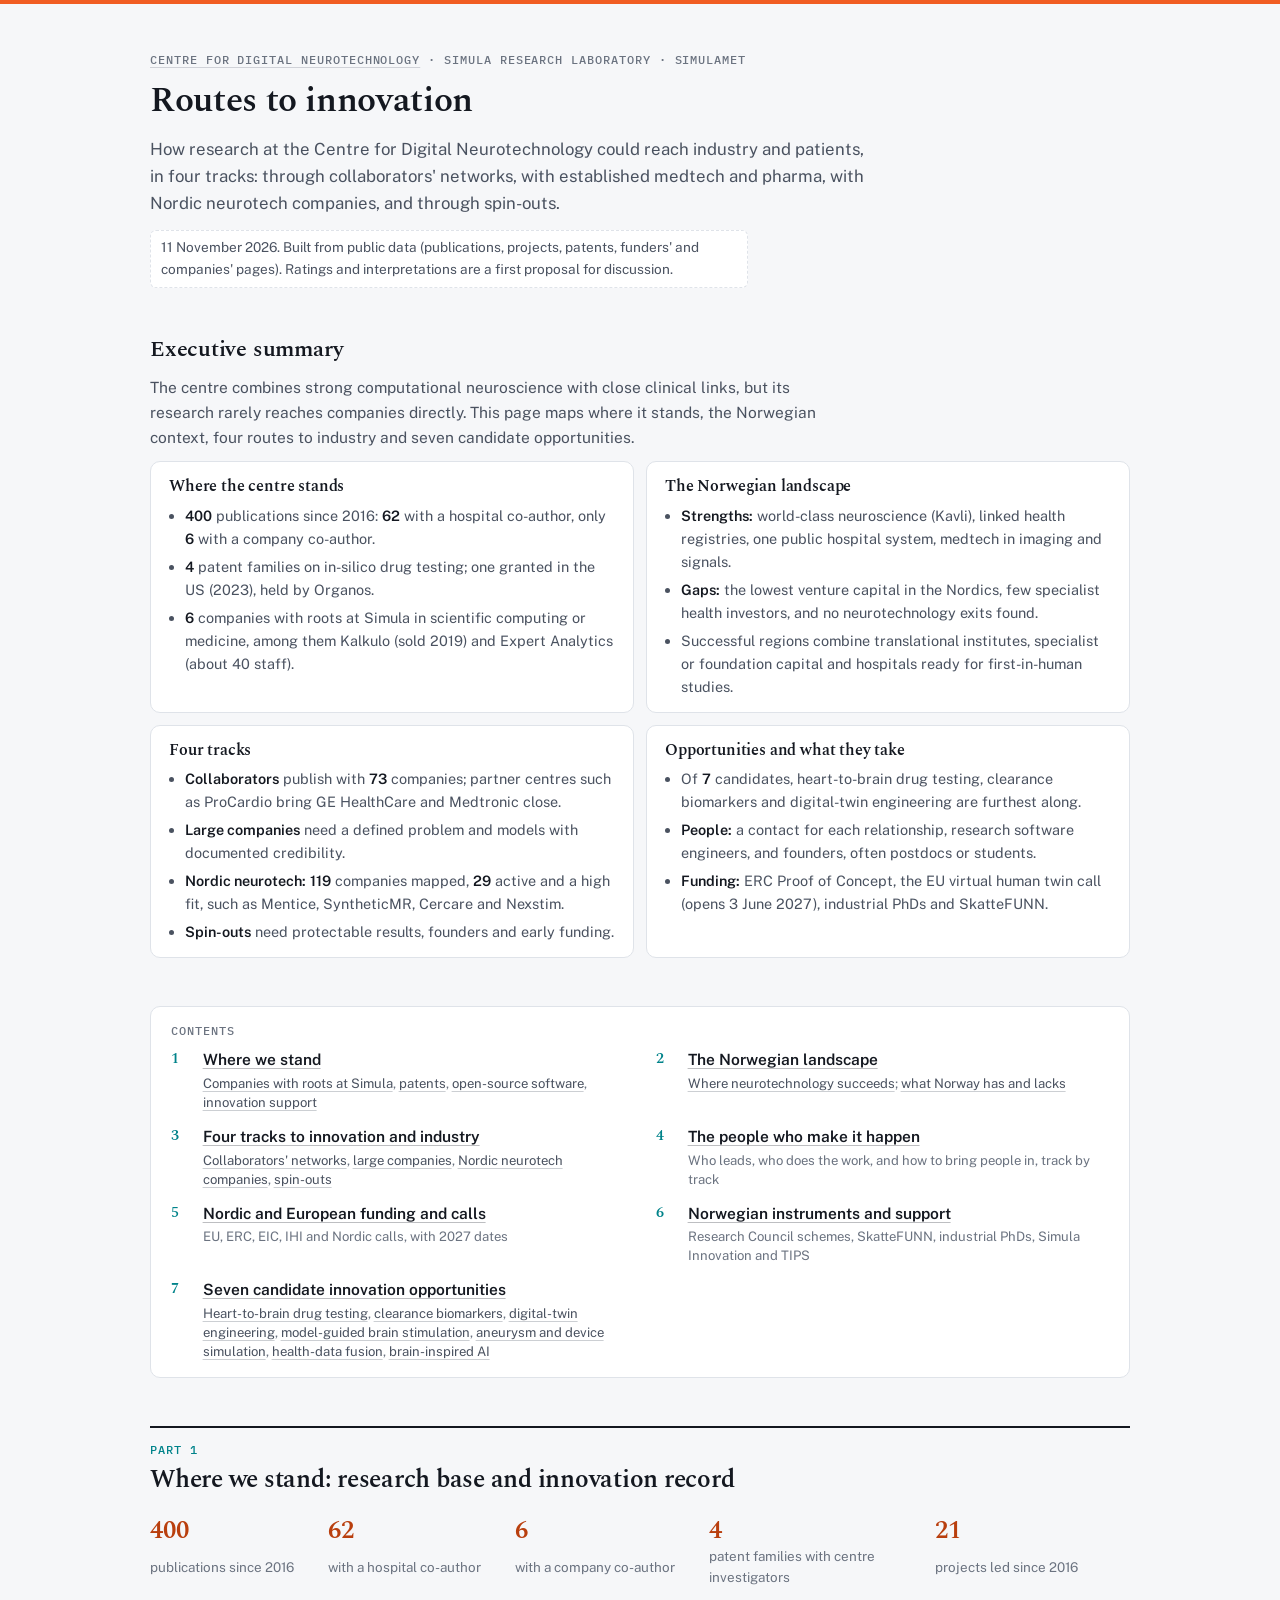
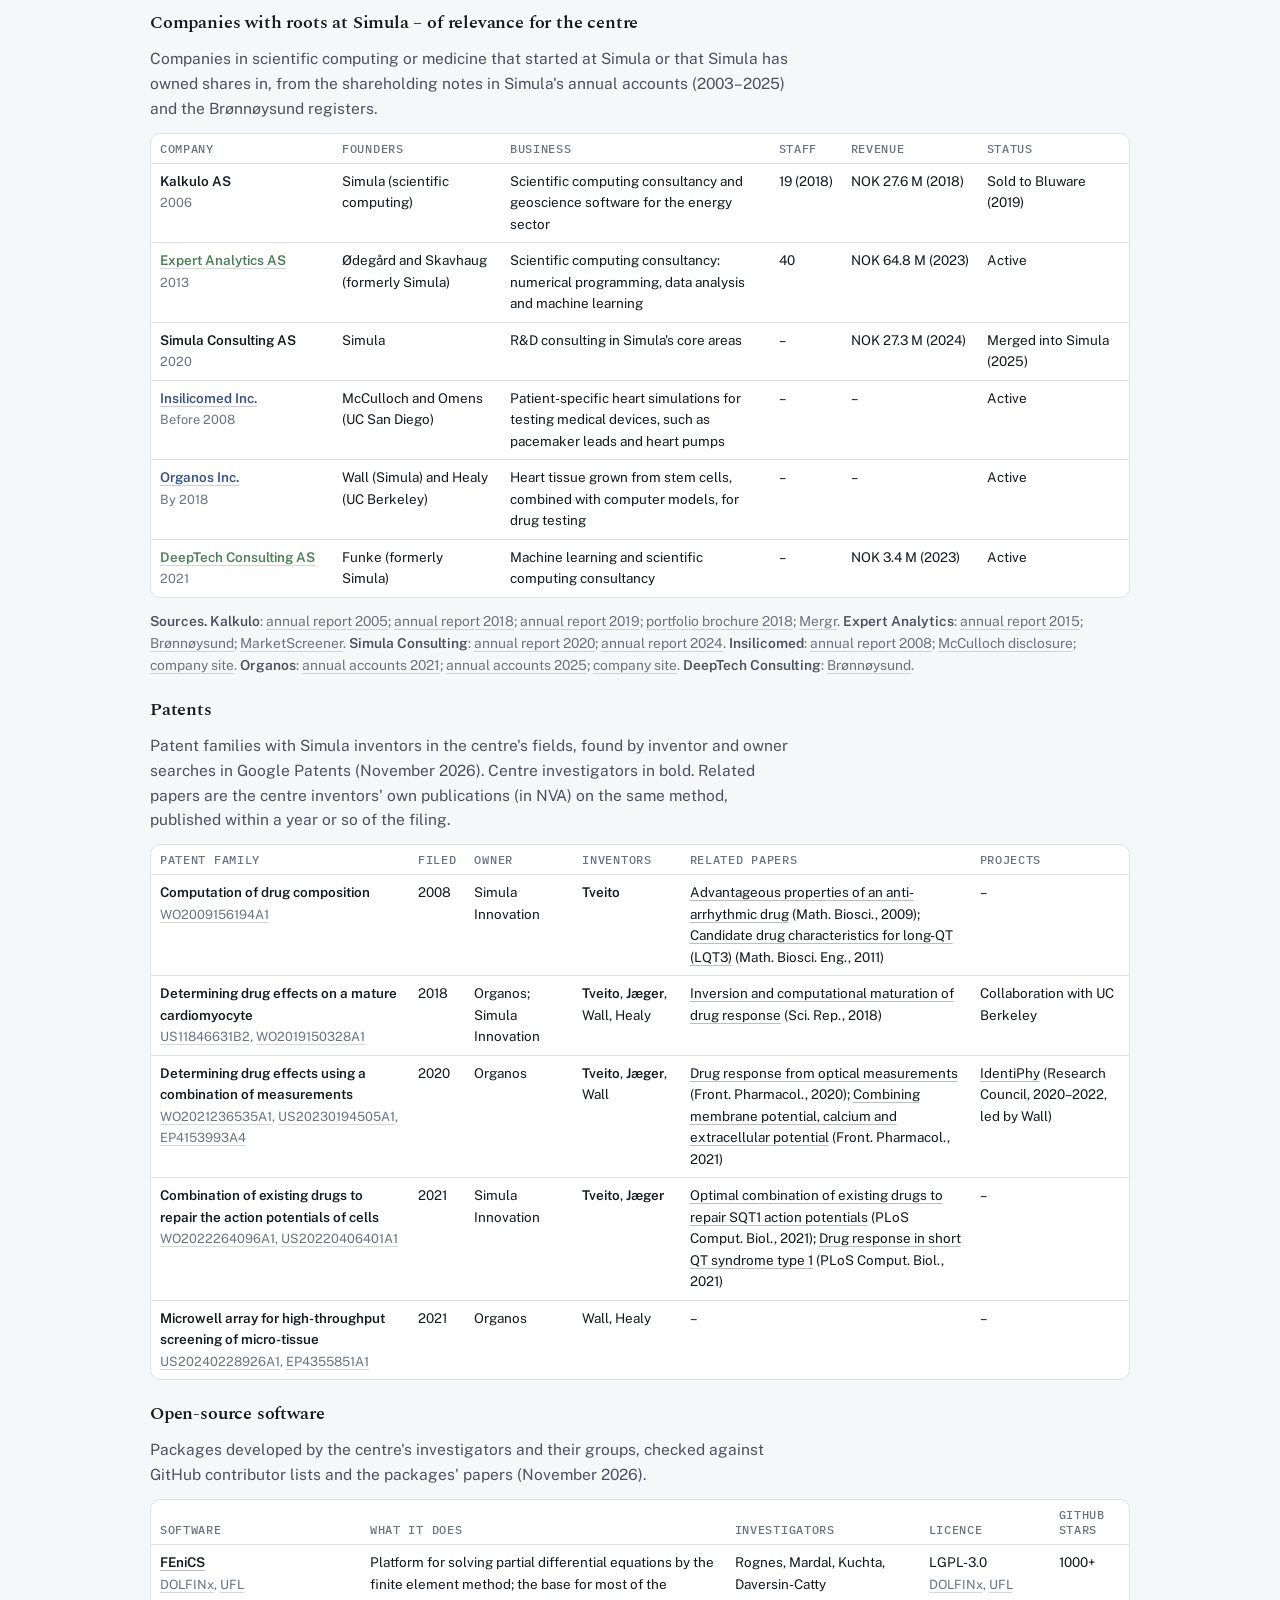
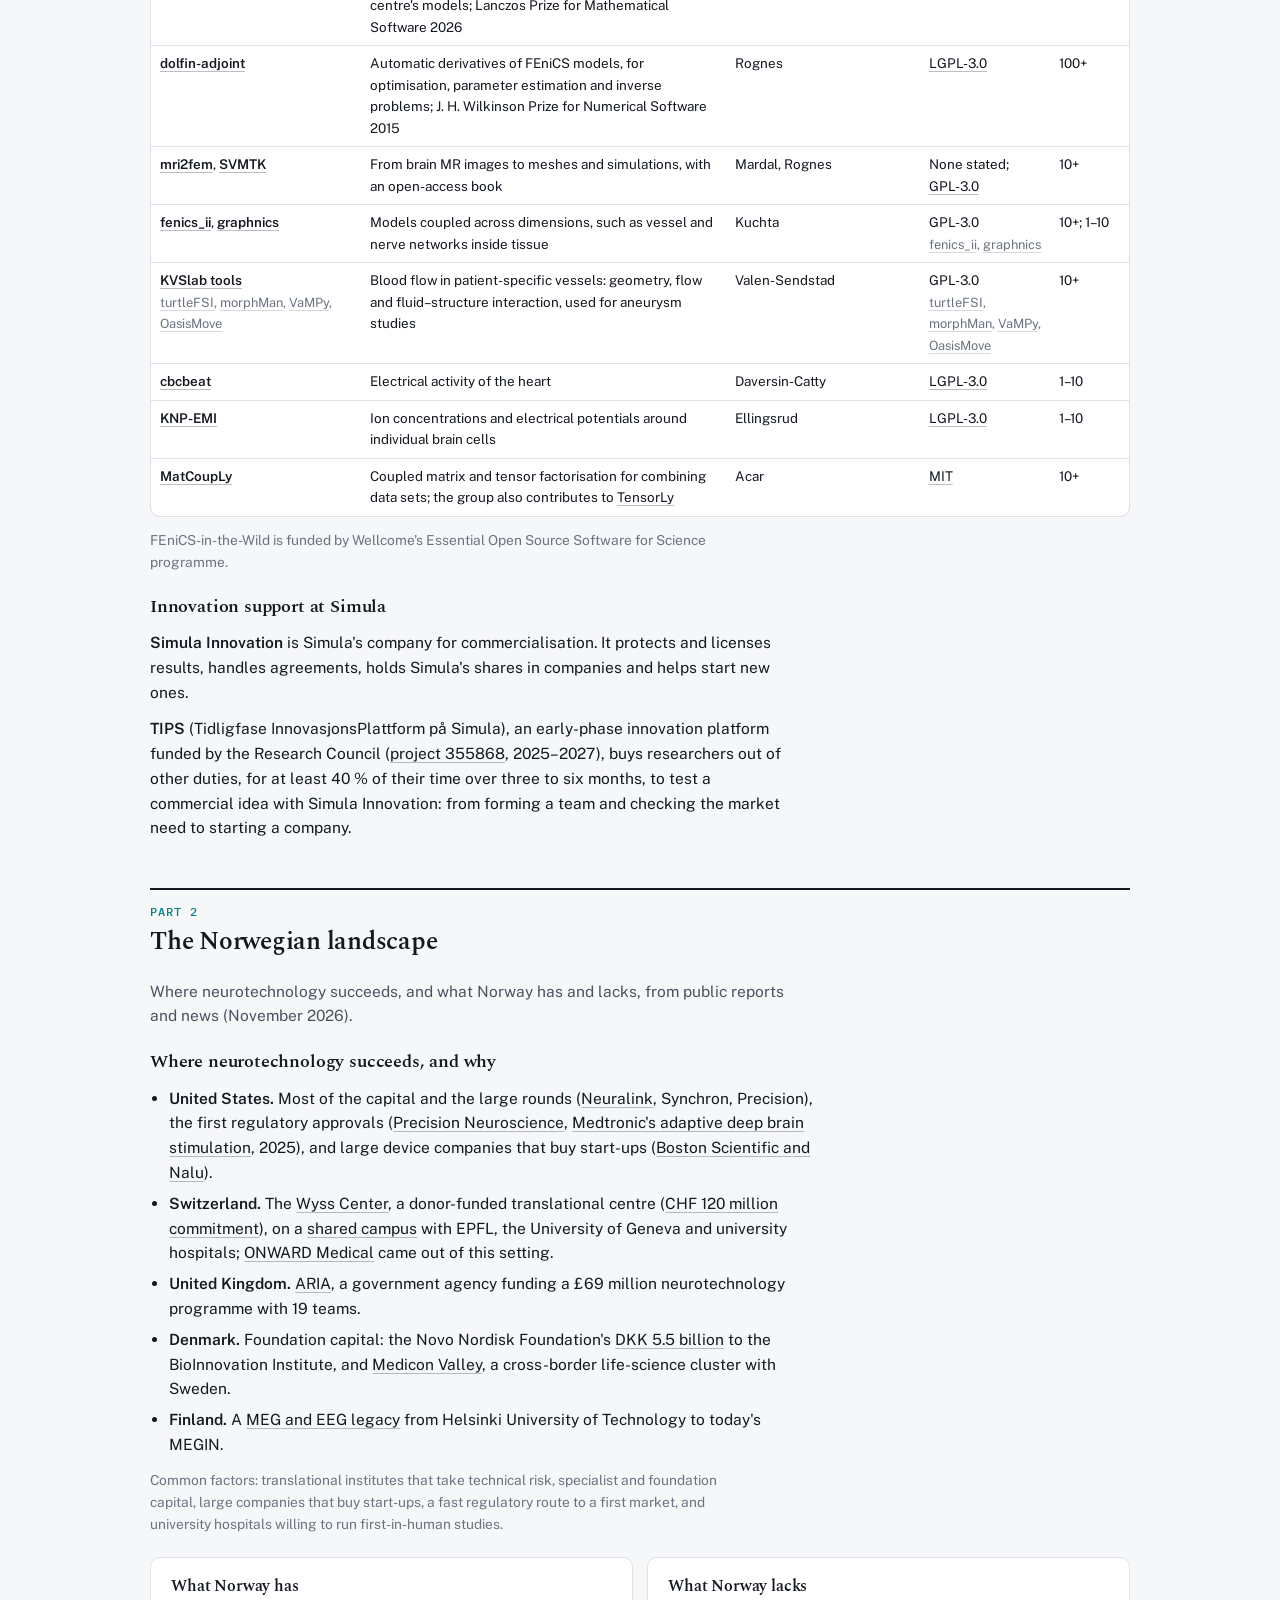
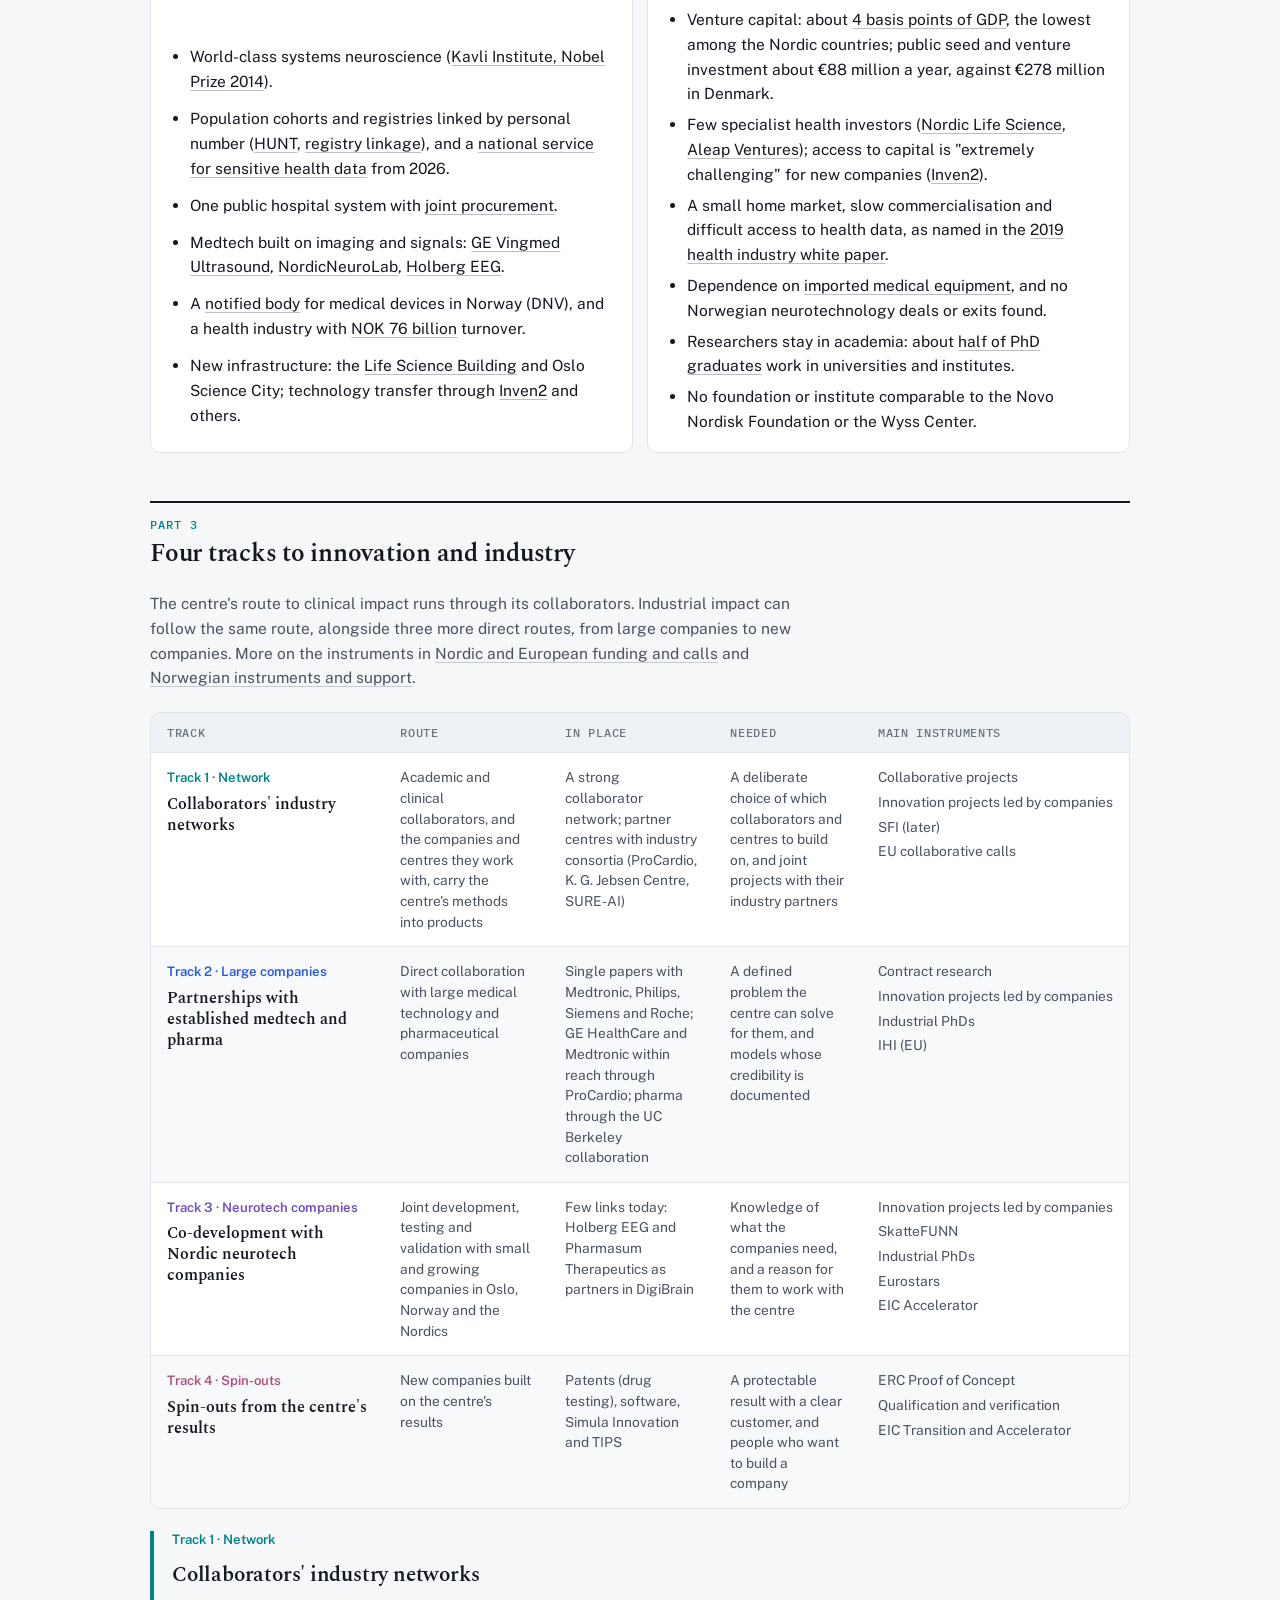
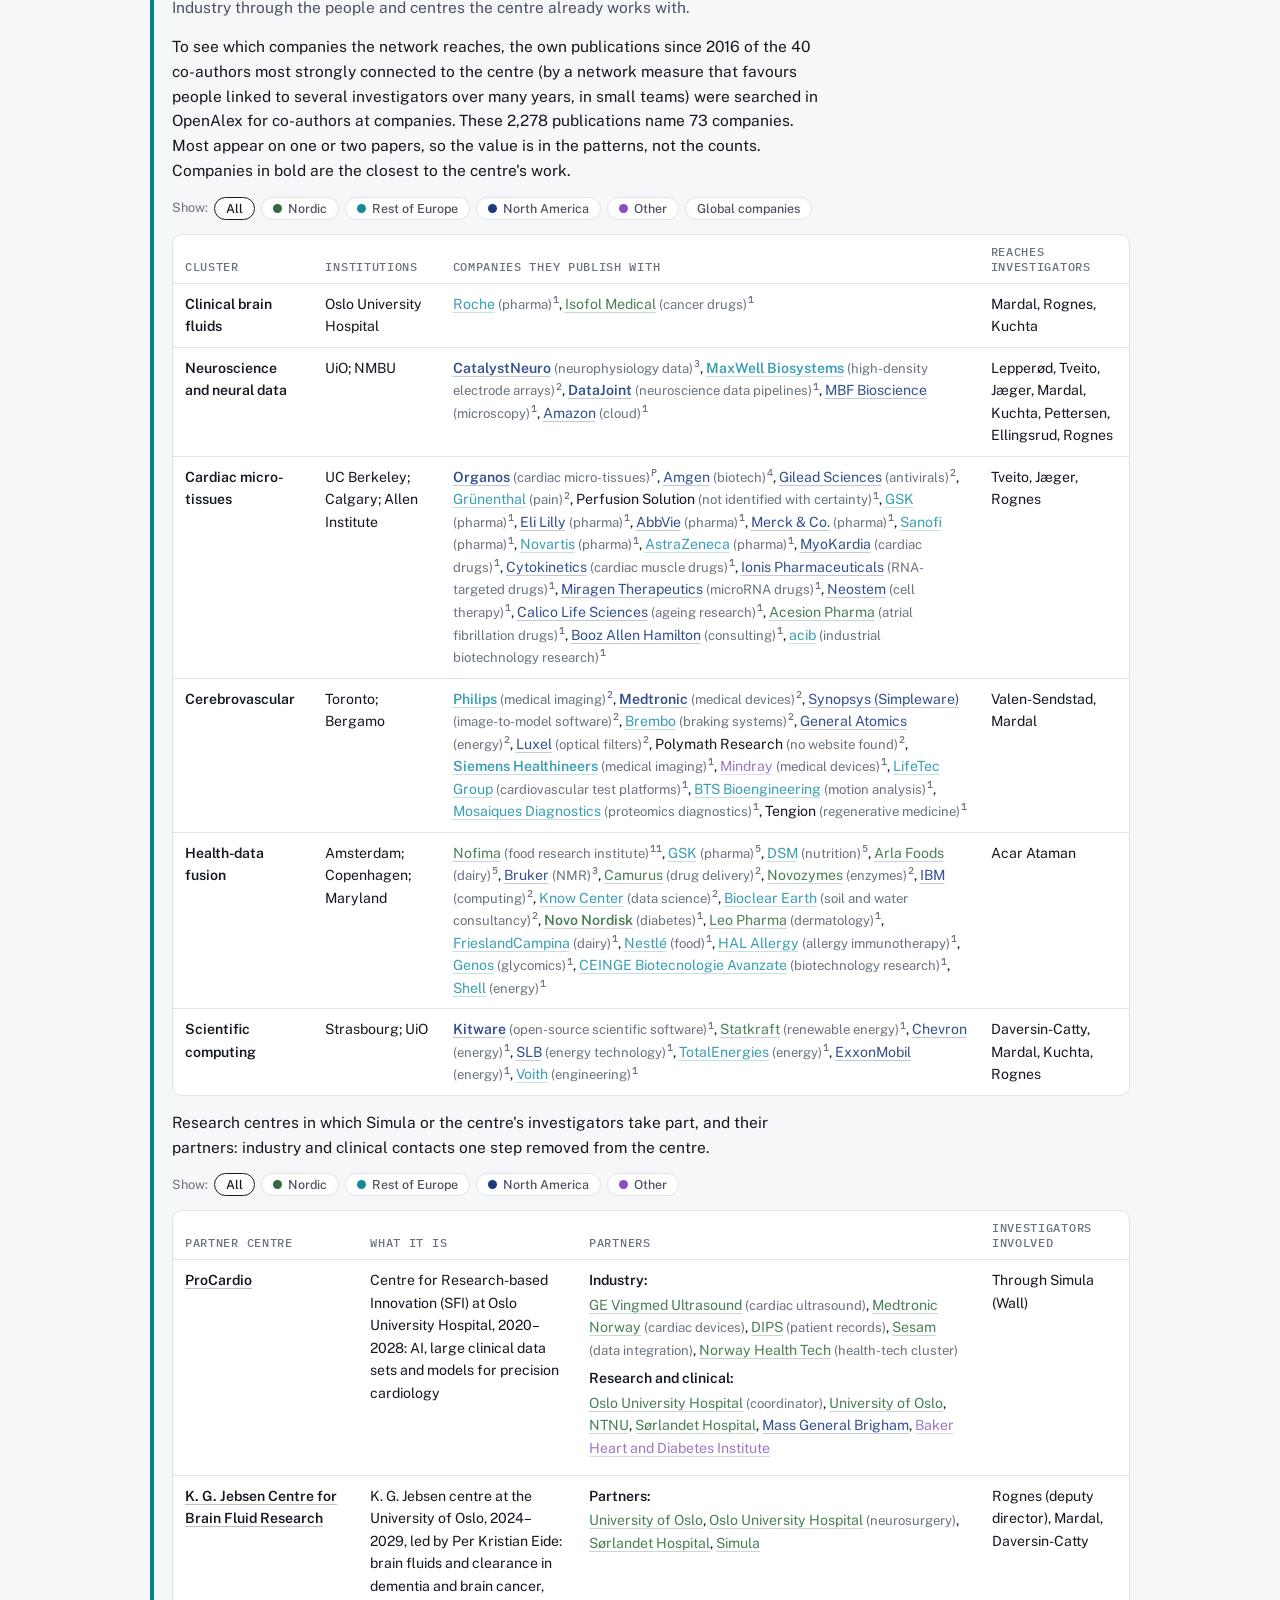
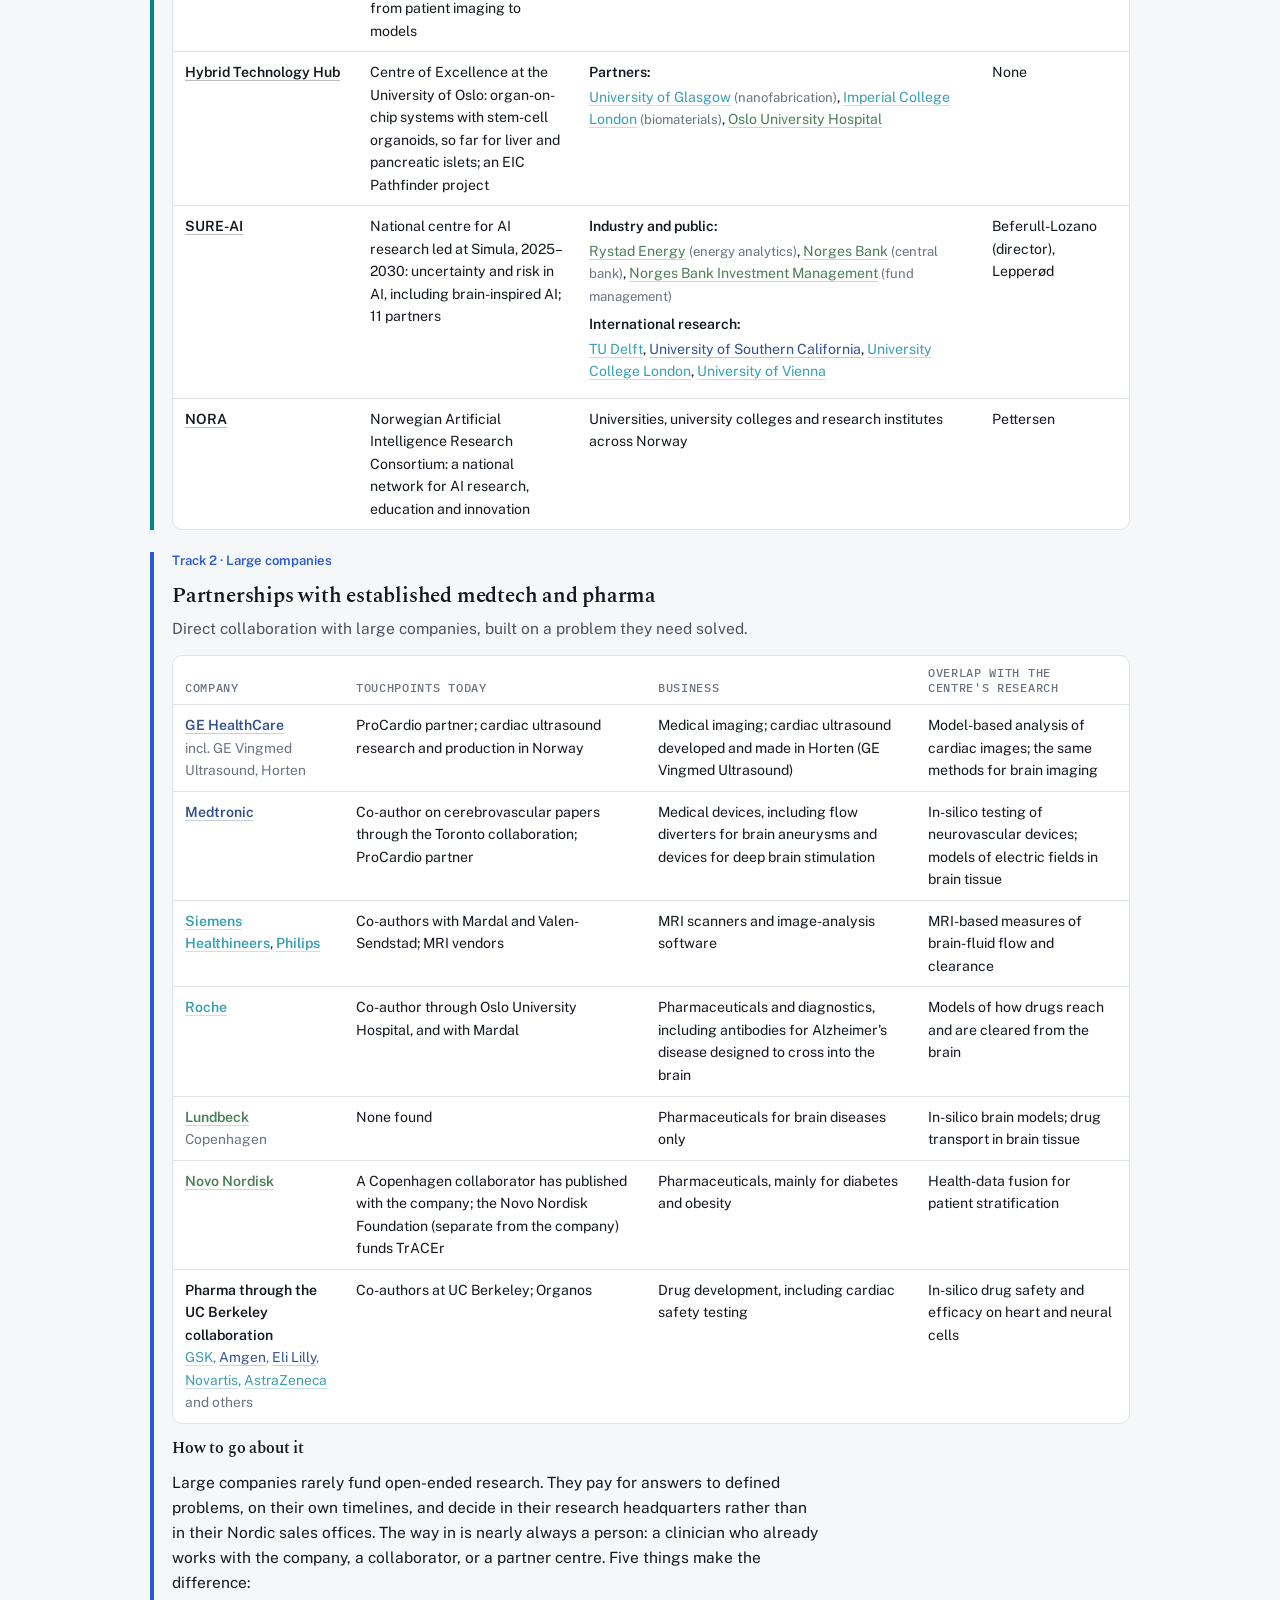
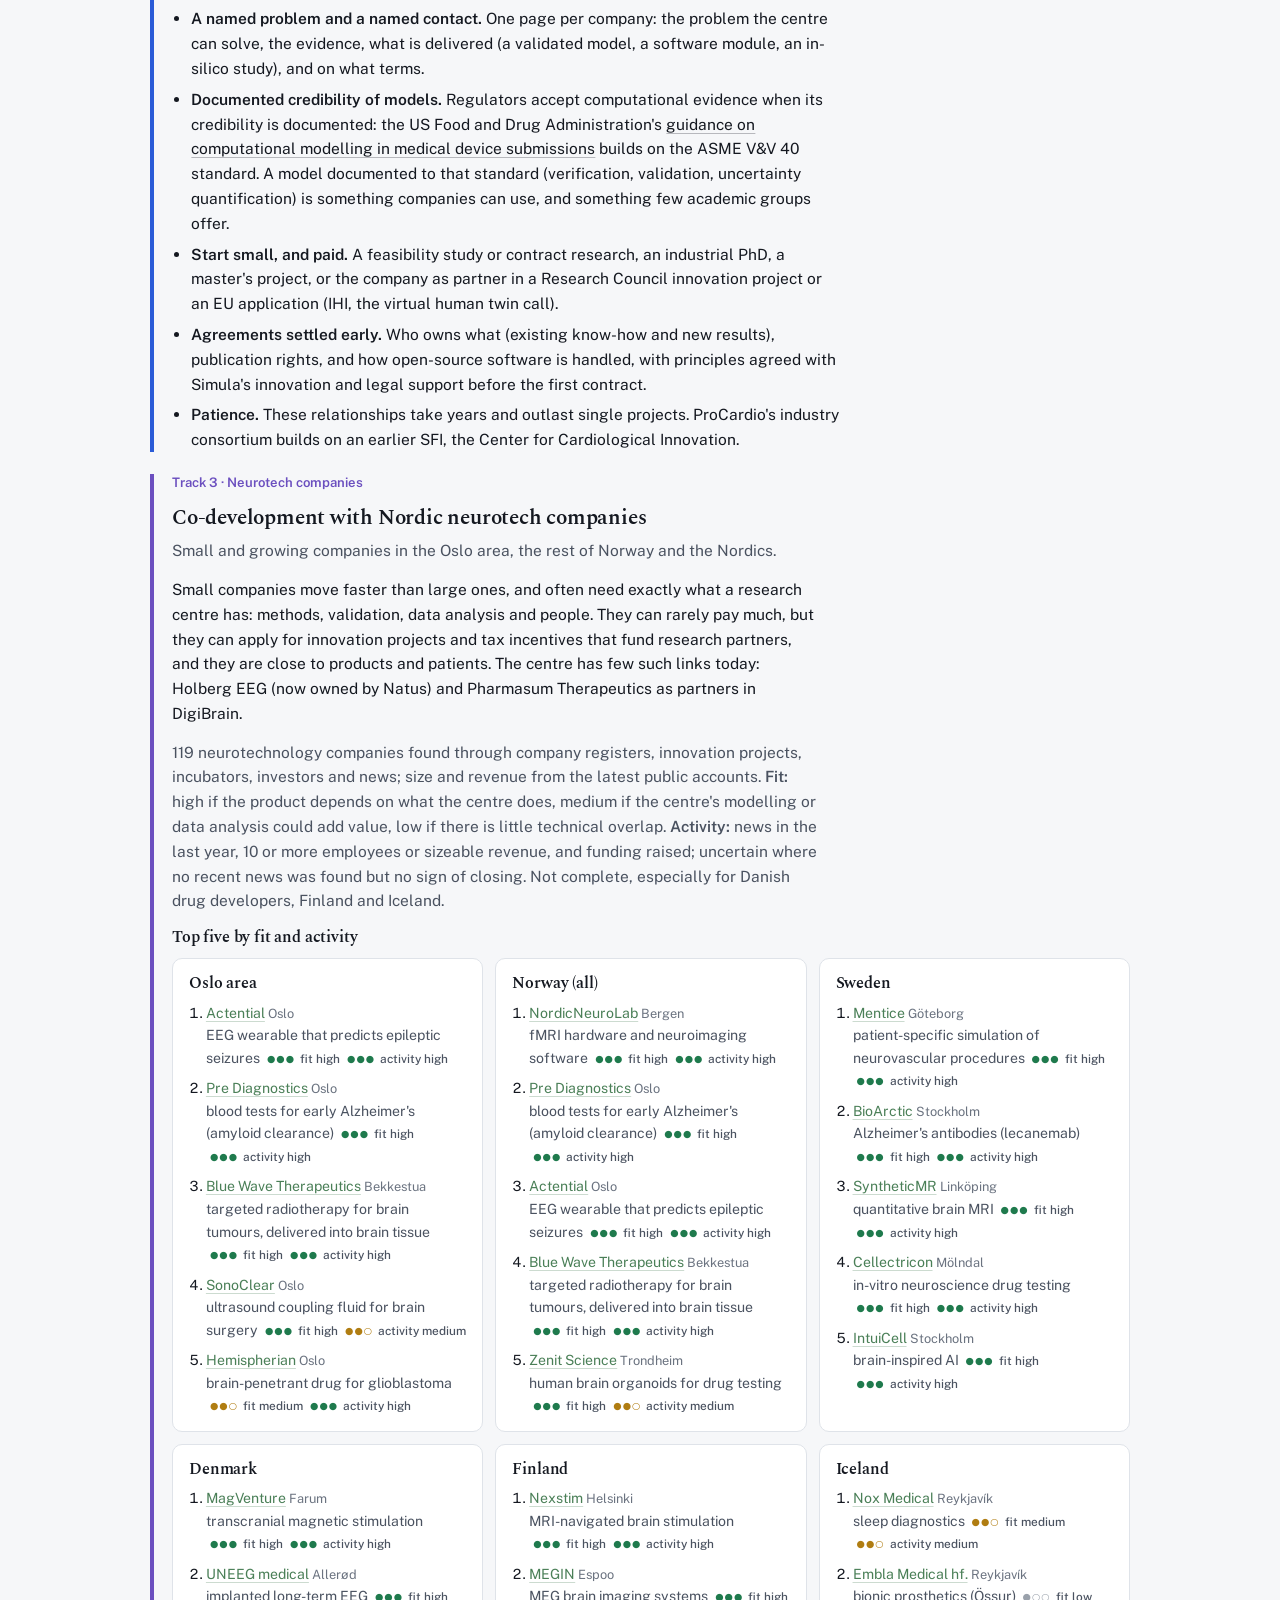
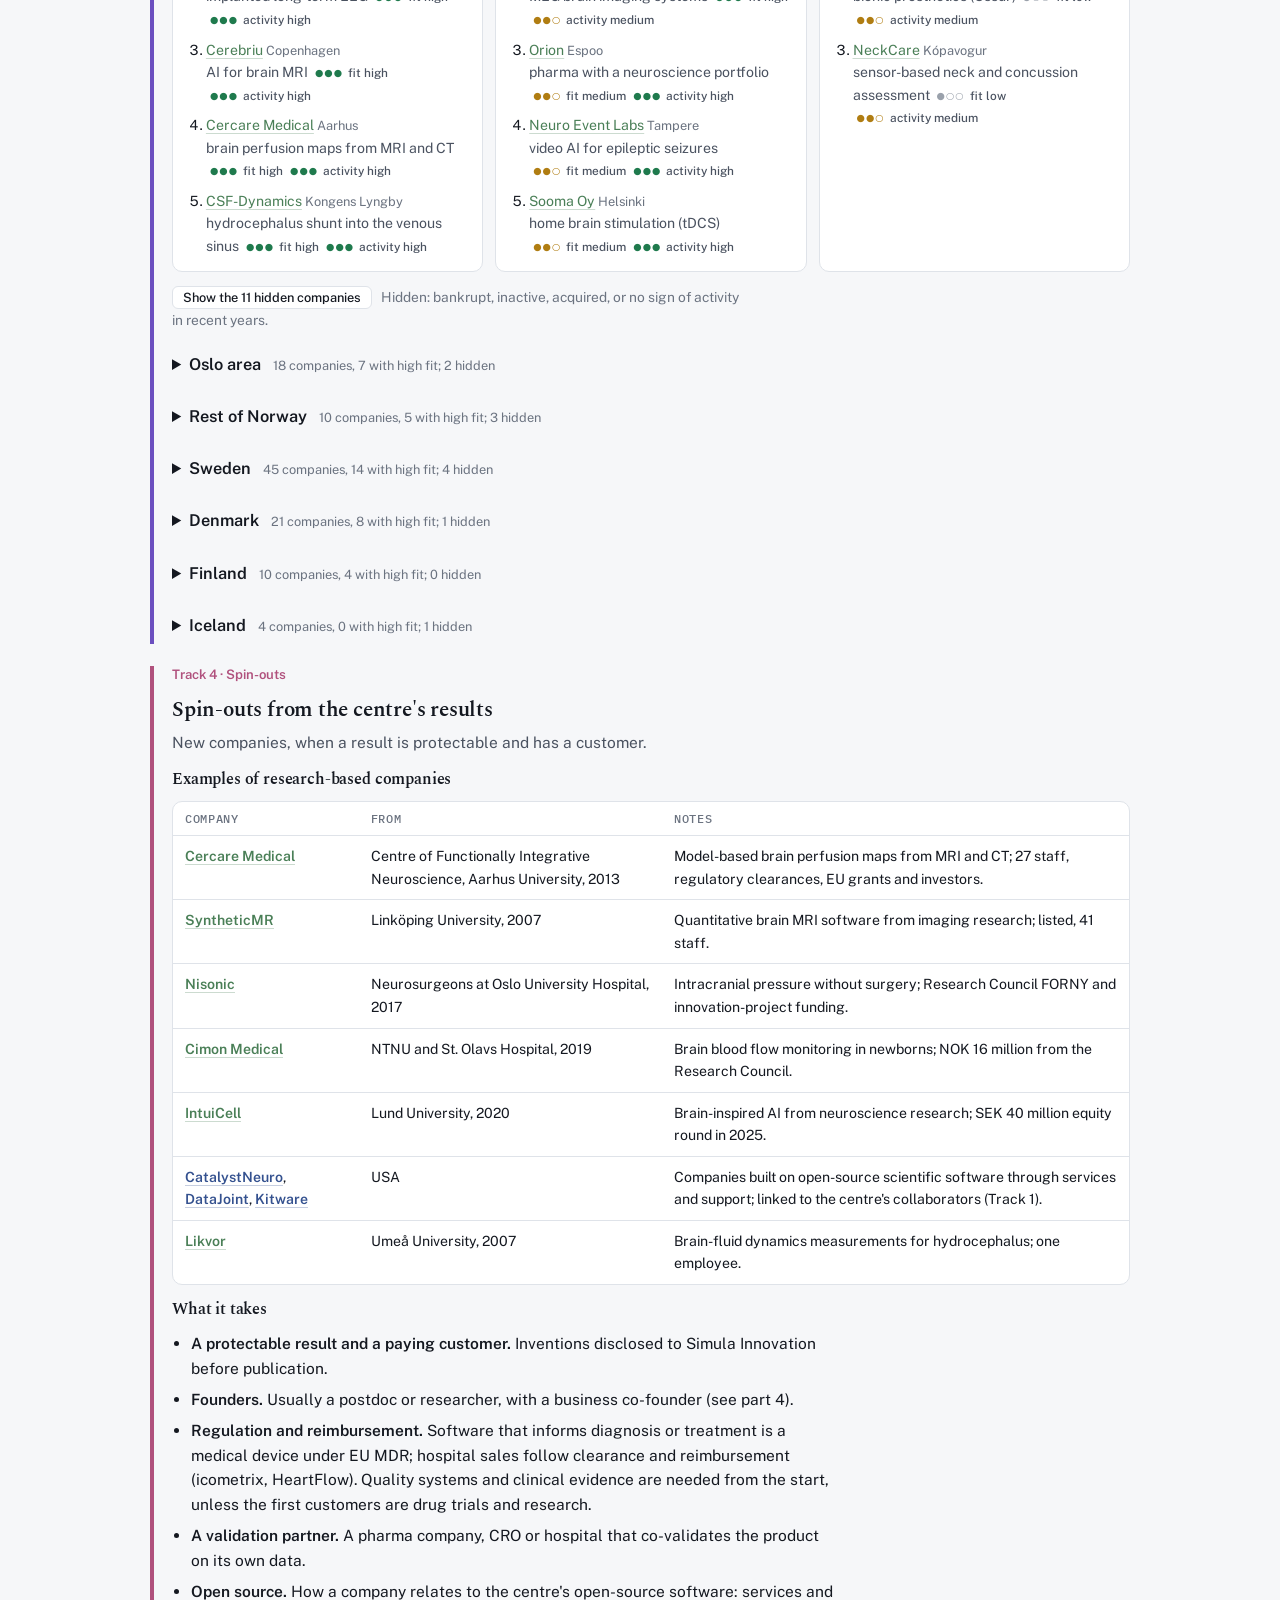
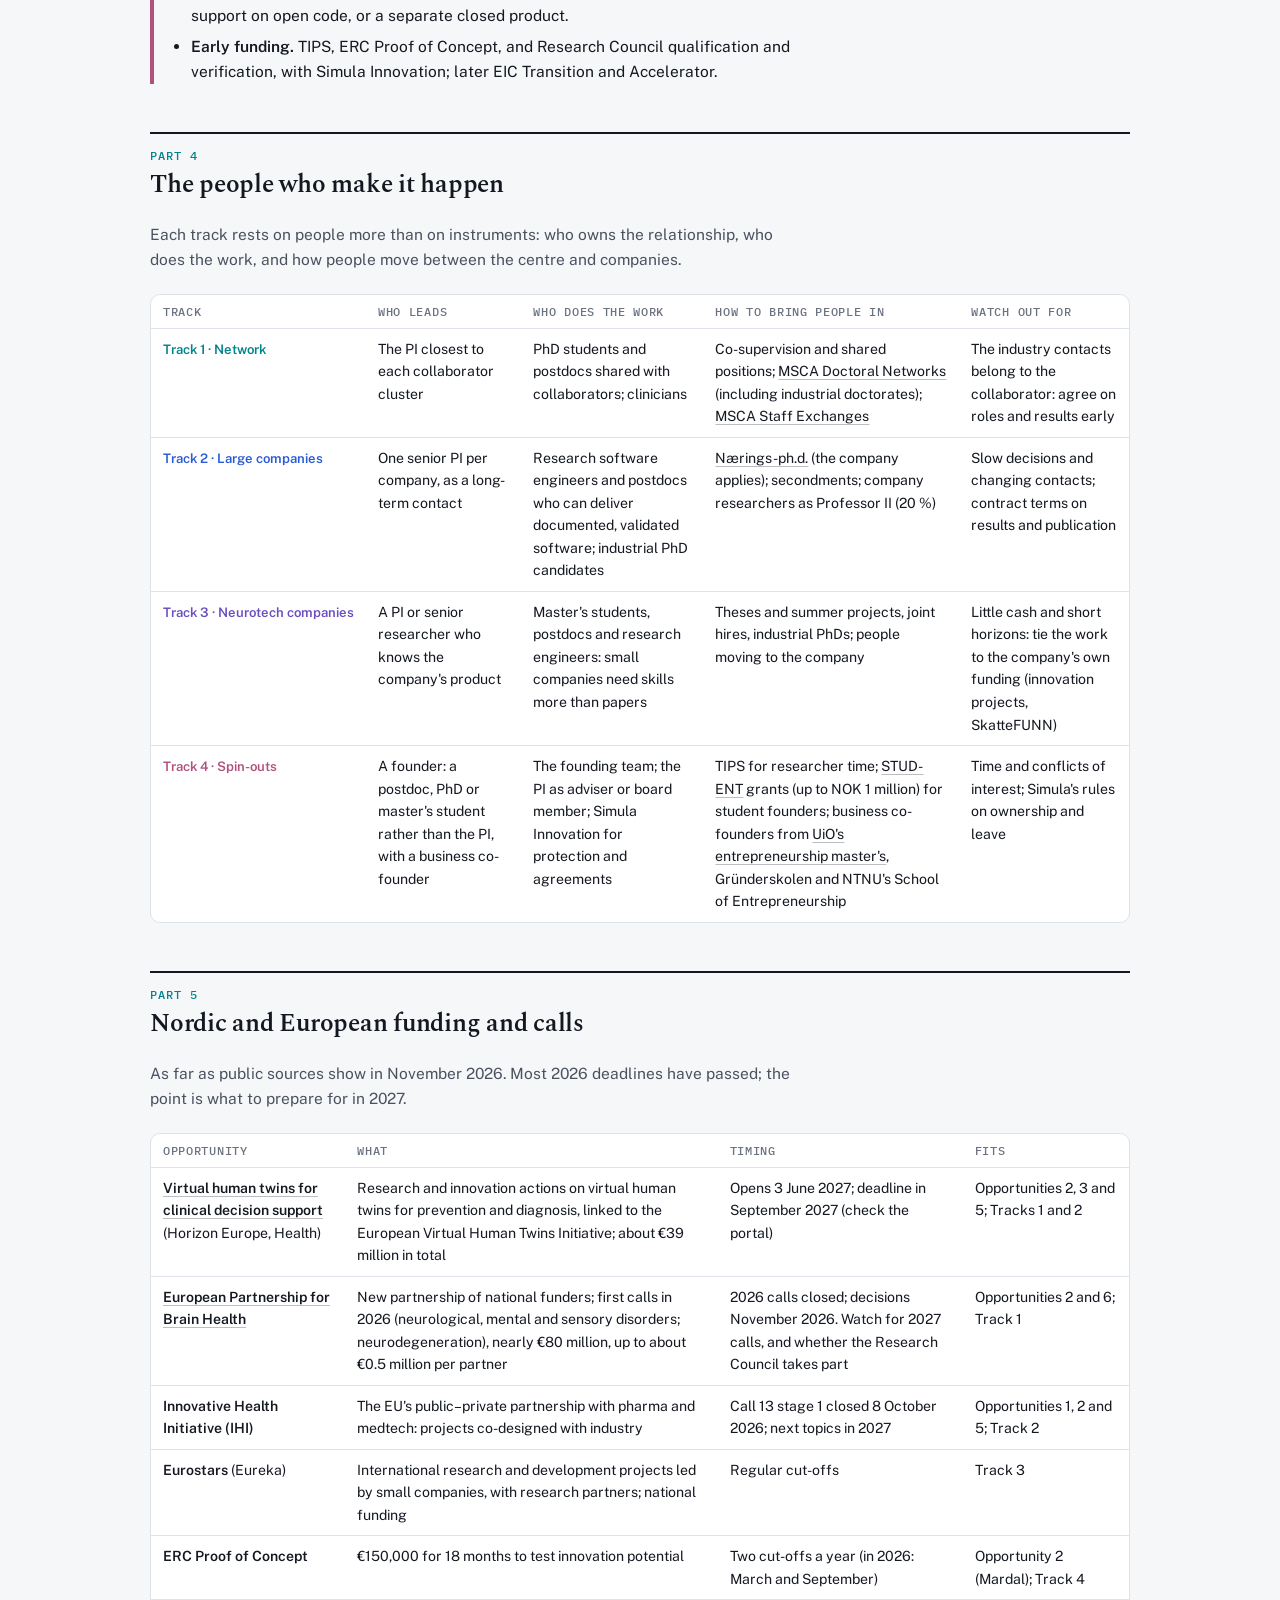
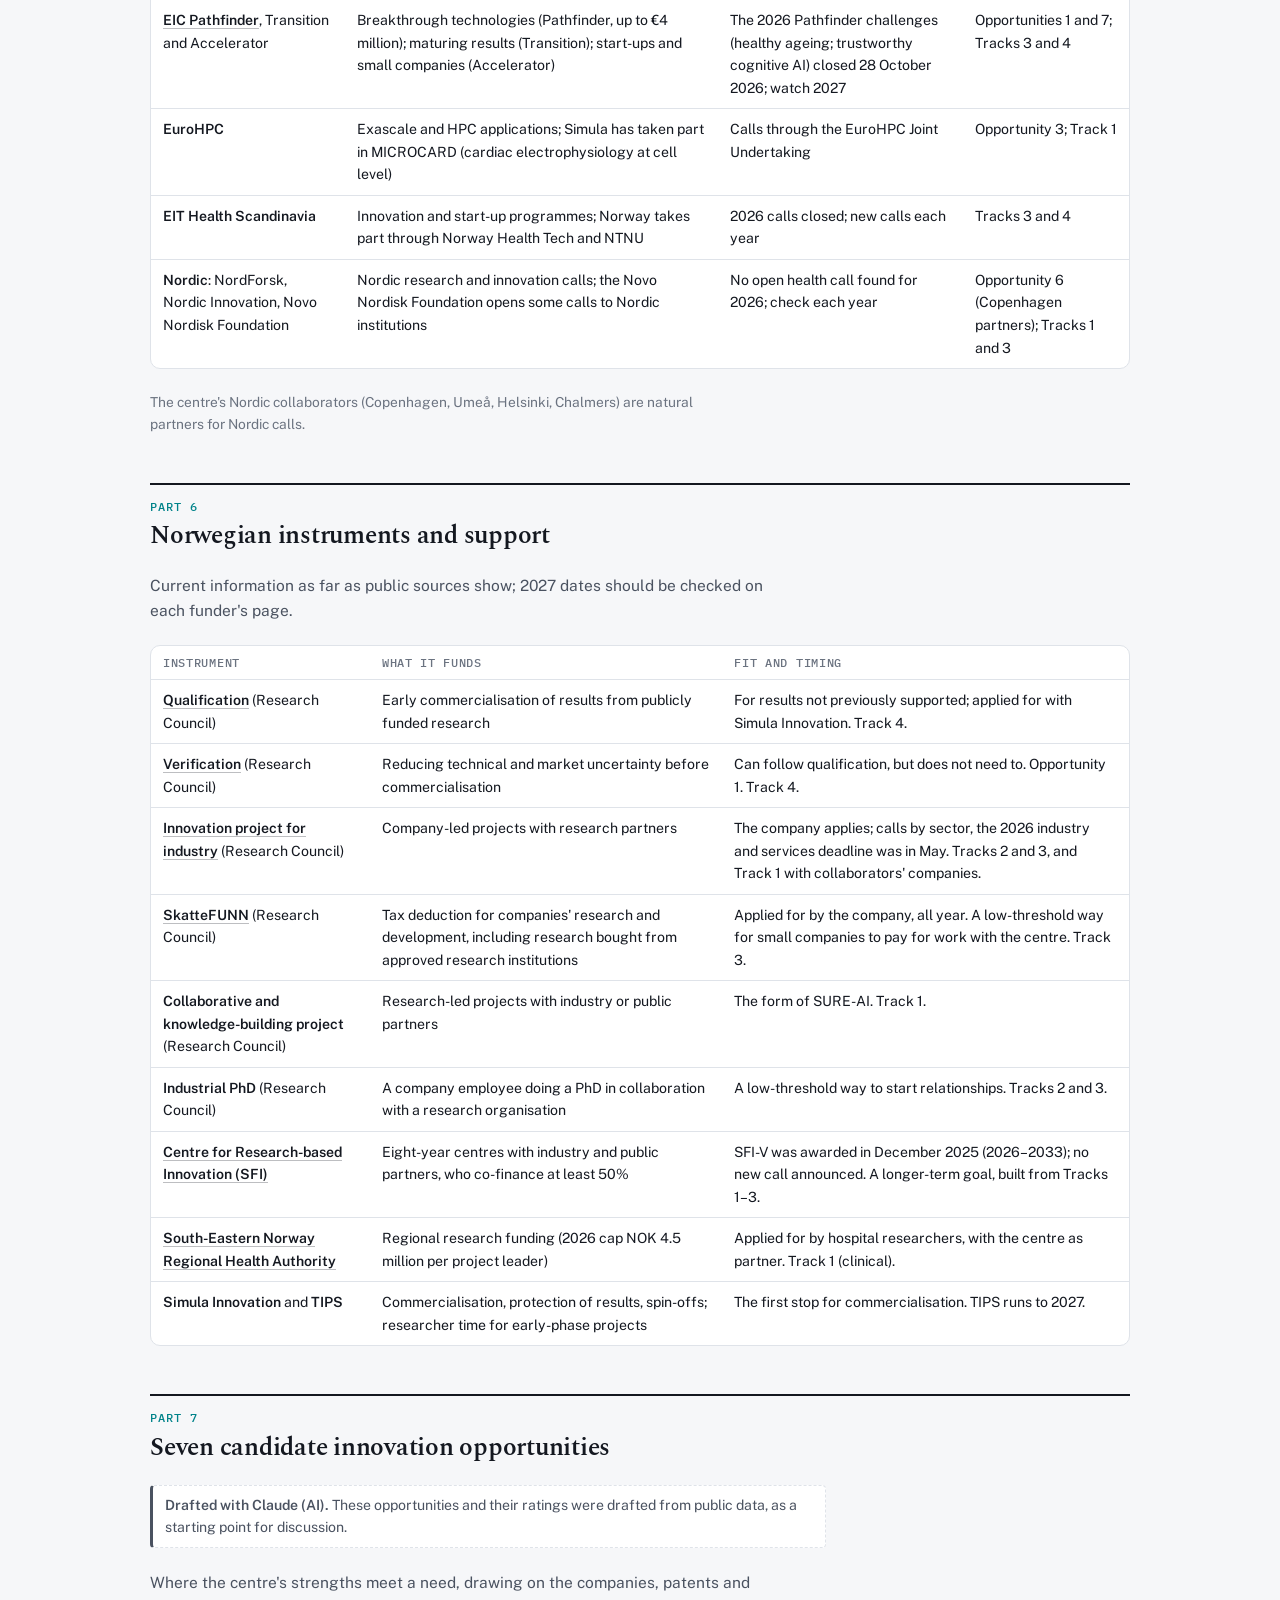
<file: site/innovation-map.html>
<!doctype html>
<html lang="en">
<head>
<meta charset="utf-8">
<meta name="viewport" content="width=device-width, initial-scale=1">
<meta name="robots" content="noindex">
<title>Routes to Innovation</title>
<link rel="stylesheet" href="assets/fonts.css">
<style>
/* Layout: one reading column for a background document, in numbered parts with a contents list; wide tables scroll inside their own frame. Same type and colours as the centre's website. */
:root {
  --bg: #f6f7f9;
  --surface: #ffffff;
  --ink: #141820;
  --ink-2: #4a5260;
  --muted: #6b7380;
  --line: #dfe3e9;
  --soft: #eef2f6;
  --accent: #00838a;
  --t1: #00838a; --t2: #2a5bd7; --t3: #6b4fbf; --t4: #b0517d;   /* the four tracks */
  --high: #1f7a4d; --mid: #b07d12; --low: #9aa1ab; --alert: #9b3b3b;
  --font-display: "Spectral", Georgia, "Times New Roman", serif;
  --font-body: "Public Sans", system-ui, -apple-system, "Segoe UI", sans-serif;
  --font-data: "IBM Plex Mono", ui-monospace, "SF Mono", Menlo, monospace;
}
@media (prefers-color-scheme: dark) {
  :root:not([data-theme="light"]) {
    --bg: #0f1215; --surface: #171b20; --ink: #eef1f4; --ink-2: #c2c8d0; --muted: #949dab;
    --line: #2a3038; --soft: #1e2329; --accent: #2ec4ca;
    --t1: #2ec4ca; --t2: #7b9cf0; --t3: #a990f0; --t4: #e07fae;
    --high: #4cc38a; --mid: #e0b44c; --low: #6f7884; --alert: #e07a7a;
    color-scheme: dark;
  }
}
:root[data-theme="dark"] {
  --bg: #0f1215; --surface: #171b20; --ink: #eef1f4; --ink-2: #c2c8d0; --muted: #949dab;
  --line: #2a3038; --soft: #1e2329; --accent: #2ec4ca;
  --t1: #2ec4ca; --t2: #7b9cf0; --t3: #a990f0; --t4: #e07fae;
  --high: #4cc38a; --mid: #e0b44c; --low: #6f7884; --alert: #e07a7a;
  color-scheme: dark;
}
body { background: var(--bg); color: var(--ink); font: 15.5px/1.6 var(--font-body); }
.page {
  max-width: 980px; margin: 0 auto;
  padding-left: max(16px, env(safe-area-inset-left, 0px));
  padding-right: max(16px, env(safe-area-inset-right, 0px));
  padding-block: 40px 72px;
  display: grid; gap: 48px; grid-template-columns: minmax(0, 1fr);
}
h1, h2, h3, h4 { font-family: var(--font-display); font-weight: 600; margin: 0; text-wrap: balance; letter-spacing: -0.01em; }
h1 { font-size: 2.2rem; line-height: 1.15; }
h2 { font-size: 1.55rem; line-height: 1.25; }
h3 { font-size: 1.12rem; line-height: 1.3; }
h4 { font-size: 1rem; line-height: 1.3; }
p, ul, ol { margin: 0; }
p, li { max-width: 72ch; }
ul, ol { padding-left: 1.25em; display: grid; gap: 6px; }
a { color: inherit; text-decoration: underline; text-decoration-thickness: 1px; text-decoration-color: color-mix(in srgb, currentColor 28%, transparent); text-underline-offset: 3px; }
a:hover { color: var(--accent); text-decoration-color: currentColor; }
ul.co li.ci > a, ul.co li.ci > b > a { text-decoration-color: color-mix(in srgb, currentColor 30%, transparent); }
ul.co li.ci > a:hover, ul.co li.ci > b > a:hover { color: var(--rc); text-decoration-color: currentColor; }
a:focus-visible { outline: 2px solid var(--accent); outline-offset: 2px; }
.eyebrow { font: 500 0.74rem/1.3 var(--font-data); text-transform: uppercase; letter-spacing: 0.08em; color: var(--muted); }
header { display: grid; gap: 14px; }
.lede { color: var(--ink-2); font-size: 1.05rem; }
.status { justify-self: start; font-size: 0.85rem; color: var(--ink-2); border: 1px dashed var(--line); border-radius: 6px; padding: 6px 10px; background: var(--surface); }
nav.contents { background: var(--surface); border: 1px solid var(--line); border-radius: 10px; padding: 16px 20px; display: grid; gap: 8px; }
nav.contents ol { list-style: none; padding: 0; display: grid; grid-template-columns: repeat(auto-fit, minmax(min(100%, 380px), 1fr)); gap: 12px 32px; }
nav.contents li { display: grid; grid-template-columns: 1.6rem minmax(0, 1fr); gap: 6px; }
nav.contents .k { font: 600 0.95rem var(--font-display); color: var(--accent); }
nav.contents li > div { display: grid; gap: 2px; align-content: start; }
nav.contents a.ct { font-weight: 600; }
nav.contents .cd { font-size: 0.82rem; color: var(--muted); line-height: 1.45; }
nav.contents .cd a { color: var(--ink-2); }
.summary { display: grid; gap: 14px; background: var(--surface); border: 1px solid var(--line); border-top: 3px solid var(--simula); border-radius: 10px; padding: 20px 22px; }
.summary h2 { font-size: 1.35rem; }
.summary .lead { font-size: 1.02rem; color: var(--ink); max-width: none; }
.sum-grid { display: grid; grid-template-columns: repeat(auto-fit, minmax(min(100%, 380px), 1fr)); gap: 14px 26px; }
.sum-grid h3 { font-size: 1rem; margin-bottom: 4px; }
.sum-grid p { font-size: 0.92rem; color: var(--ink-2); max-width: none; }
.sum-grid p b { color: var(--ink); font-weight: 600; }
.brief-grid { display: grid; grid-template-columns: repeat(2, minmax(0, 1fr)); gap: 12px; }
@media (max-width: 640px) { .brief-grid { grid-template-columns: minmax(0, 1fr); } }
.brief-grid > div { background: var(--surface); border: 1px solid var(--line); border-radius: 10px; padding: 14px 18px; display: grid; gap: 6px; align-content: start; }
.brief-lead { color: var(--ink-2); max-width: 75ch; }
.brief-grid ul { margin: 0; padding-left: 1.1em; display: grid; gap: 5px; font-size: 0.9rem; color: var(--ink-2); }
.brief-grid li { max-width: none; }
.brief-grid li b { color: var(--ink); font-weight: 600; }
.brief-grid h3 { font-size: 1.02rem; }
.brief { display: grid; gap: 12px; }
.brief-h { font-size: 1.35rem; }
.brief-grid p b { color: var(--ink); font-weight: 600; }
.brief-grid p { font-size: 0.92rem; color: var(--ink-2); max-width: none; }
.part { display: grid; gap: 22px; grid-template-columns: minmax(0, 1fr); }
.part-head { display: grid; gap: 6px; border-top: 2px solid var(--ink); padding-top: 14px; }
.part-head .eyebrow { color: var(--accent); }
section { display: grid; gap: 12px; grid-template-columns: minmax(0, 1fr); }
.intro { color: var(--ink-2); }
.note { font-size: 0.86rem; color: var(--muted); }
.figures { display: flex; flex-wrap: wrap; gap: 10px 34px; }
.figure { display: grid; gap: 2px; }
.figure b { font: 600 1.55rem/1.1 var(--font-display); font-variant-numeric: tabular-nums; color: var(--simula-ink); }
/* Simula orange (simula.no's --color-primary-simula), as on the centre's other pages: a strip along the top and the key figures */
:root { --simula: #f15d23; --simula-ink: #b93f0e; }
@media (prefers-color-scheme: dark) { :root:not([data-theme="light"]) { --simula-ink: #fa7646; } }
:root[data-theme="dark"] { --simula-ink: #fa7646; }
html { border-top: 4px solid var(--simula); }
.figure span { font-size: 0.84rem; color: var(--muted); max-width: 24ch; }
.links { display: flex; flex-wrap: wrap; gap: 10px; }
.links a { display: grid; gap: 2px; background: var(--surface); border: 1px solid var(--line); border-radius: 10px; padding: 10px 14px; text-decoration: none; color: var(--ink); min-width: min(100%, 260px); flex: 1 1 260px; }
.links a b { color: var(--accent); font-weight: 600; }
.links a span { font-size: 0.86rem; color: var(--ink-2); }
.links a:hover { border-color: var(--accent); }
.box { background: var(--surface); border: 1px solid var(--line); border-radius: 10px; padding: 18px 20px; display: grid; gap: 10px; }
.box h3 { font-size: 1.02rem; }
.table-wrap { overflow-x: auto; border: 1px solid var(--line); border-radius: 10px; background: var(--surface); }
table { border-collapse: collapse; width: 100%; font-size: 0.88rem; }
th { text-align: left; font: 500 0.72rem var(--font-data); text-transform: uppercase; letter-spacing: 0.06em; color: var(--muted); padding: 9px 12px; border-bottom: 1px solid var(--line); vertical-align: bottom; }
td { padding: 9px 12px; border-bottom: 1px solid var(--line); vertical-align: top; }
tr:last-child td { border-bottom: 0; }
td b { font-weight: 600; }
table.people td:nth-child(2) .tracks { flex-direction: column; gap: 2px; }
table.people td:nth-child(2) .track { font-size: 0.78rem; }
table.people td:first-child { min-width: 13rem; }
table.decisions-t td:first-child { min-width: 11rem; }
table.decisions-t td:nth-child(2) { color: var(--ink-2); min-width: 10rem; }
.decisions-list { gap: 14px; }
.decisions-list .q { font-size: 1rem; }
.decisions-list ul.opts { list-style: none; padding: 0; margin-top: 6px; display: grid; gap: 8px; }
.decisions-list ul.opts li { display: block; max-width: none; font-size: 0.9rem; }
.decisions-list ul.opts li::before { content: none; }
.decisions-list .pc { color: var(--ink-2); margin-right: 14px; display: inline-block; }
td.srcs { font-size: 0.8rem; color: var(--ink-2); white-space: nowrap; }
td.srcs a { margin-right: 6px; }
table.cotable td, table.cotable th { padding: 7px 9px; }
table.cotable { font-size: 0.84rem; }
table.cotable td:nth-child(1) { width: 11rem; }
table.cotable td:nth-child(2) { width: 10rem; }
table.cotable td:nth-child(3) { width: 17rem; }
table.cotable td:nth-child(4), table.cotable td:nth-child(5) { white-space: nowrap; }
table.cotable td:nth-child(6) { width: 9rem; }
.srcpara { max-width: none; }
.srcpara b { color: var(--ink-2); font-weight: 600; }
table.pattable { font-size: 0.84rem; }
table.pattable td, table.pattable th { padding: 7px 9px; }
table.pattable td:nth-child(1) { width: 15rem; }
table.pattable td:nth-child(2) { white-space: nowrap; }
table.pattable td:nth-child(5) { width: 17rem; }
table.ostable { font-size: 0.84rem; }
table.ostable td, table.ostable th { padding: 7px 9px; }
table.ostable td:nth-child(1) { width: 12rem; }
table.ostable td:nth-child(3) { width: 11rem; }
table.ostable td:nth-child(4) { width: 7rem; }
table.ostable td:nth-child(5) { white-space: nowrap; }
table.partners-t td:nth-child(3) ul.co { margin: 2px 0 6px; }
table.partners-t td:nth-child(1) { min-width: 9rem; }
table.partners-t td:nth-child(3) { min-width: 18rem; }
table.overview { font-size: 0.86rem; line-height: 1.5; }
table.overview td { padding: 14px 16px; color: var(--ink-2); }
ul.inst { list-style: none; padding: 0; gap: 4px; }
ul.inst li { white-space: nowrap; }
table.overview th { padding: 12px 16px; background: var(--soft); }
table.overview td:first-child { min-width: 12rem; color: var(--ink); }
table.overview td:first-child b { display: block; margin-top: 6px; font-family: var(--font-display); font-size: 1rem; font-weight: 600; line-height: 1.3; }
table.overview tr:nth-child(even) td { background: color-mix(in srgb, var(--soft) 45%, transparent); }
ul.co { list-style: none; padding: 0; display: block; min-width: 15rem; }
ul.co li { display: inline; }
ul.co li:not(:last-child)::after { content: ", "; }
ul.co .d { color: var(--muted); font-size: 0.82rem; }
table.cos td { padding: 6px 12px; }
table.cos tr.cluster td { background: var(--soft); padding: 10px 12px; }
table.cos tr.cluster b { font-family: var(--font-display); font-size: 1rem; }
table.cos tr.cluster .meta { margin-left: 6px; }
table.cos td.ctry { white-space: nowrap; color: var(--ink-2); }
table.cos td:nth-child(3) { color: var(--ink-2); }
.table-wrap.hoverable { overflow: visible; }
ul.co li.ci { position: relative; outline: none; }
.rfilter { display: flex; flex-wrap: wrap; gap: 6px; align-items: center; }
.rfilter button { font: 500 0.78rem var(--font-body); color: var(--ink-2); background: var(--surface); border: 1px solid var(--line); border-radius: 999px; padding: 3px 11px; cursor: pointer; display: inline-flex; align-items: center; gap: 6px; }
.rfilter button[aria-pressed="true"] { border-color: var(--ink); color: var(--ink); }
.rfilter .sw { width: 9px; height: 9px; border-radius: 50%; background: var(--rc); display: inline-block; }
.r-Nordic { --rc: #2e6b3f; } .r-Europe { --rc: #138a9e; } .r-NA { --rc: #1f3a7a; } .r-Other { --rc: #8a4fbf; }
.r-Nordic { --rcs: #4a7f57; } .r-Europe { --rcs: #3a9fb2; } .r-NA { --rcs: #34518f; } .r-Other { --rcs: #9b78c6; }
@media (prefers-color-scheme: dark) { :root:not([data-theme="light"]) .r-Nordic { --rcs: #9dd0a9; } :root:not([data-theme="light"]) .r-Europe { --rcs: #85d6e3; } :root:not([data-theme="light"]) .r-NA { --rcs: #a9bdf0; } :root:not([data-theme="light"]) .r-Other { --rcs: #c3a6e8; } }
:root[data-theme="dark"] .r-Nordic { --rcs: #9dd0a9; } :root[data-theme="dark"] .r-Europe { --rcs: #85d6e3; } :root[data-theme="dark"] .r-NA { --rcs: #a9bdf0; } :root[data-theme="dark"] .r-Other { --rcs: #c3a6e8; }
a.rg { color: var(--rcs); }
a.rg:hover { color: var(--rc); }
@media (prefers-color-scheme: dark) { :root:not([data-theme="light"]) .r-Nordic { --rc: #7fc08f; } :root:not([data-theme="light"]) .r-Europe { --rc: #5cc8d8; } :root:not([data-theme="light"]) .r-NA { --rc: #8fa8e8; } :root:not([data-theme="light"]) .r-Other { --rc: #c099f0; } }
:root[data-theme="dark"] .r-Nordic { --rc: #7fc08f; } :root[data-theme="dark"] .r-Europe { --rc: #5cc8d8; } :root[data-theme="dark"] .r-NA { --rc: #8fa8e8; } :root[data-theme="dark"] .r-Other { --rc: #c099f0; }
ul.co li.ci > a, ul.co li.ci > b > a { color: var(--rcs); }
ul.co li.ci { transition: opacity .15s; }
ul.co.filtered li.ci.off { opacity: 0.18; }
.gl { color: var(--muted); font-size: 0.78rem; margin-left: 2px; }
.rfilter .gl { margin: 0; }
ul.co li.ci .kw { color: var(--muted); font-size: 0.82rem; }
ul.co li.ci sup { font: 500 0.62rem var(--font-data); color: var(--muted); margin-left: 1px; }
ul.co li.ci .hc { display: none; position: absolute; left: -8px; top: 100%; z-index: 30; width: min(440px, 80vw); padding-top: 6px; }
ul.co li.ci:hover .hc, ul.co li.ci:focus-within .hc { display: block; }
ul.co li.ci .hc > * { background: var(--surface); }
ul.co li.ci .hc { filter: drop-shadow(0 8px 24px rgba(0,0,0,.22)); }
ul.co li.ci .hcd { border: 1px solid var(--line); border-bottom: 0; border-radius: 10px 10px 0 0; padding: 10px 14px 4px; font-size: 0.82rem; color: var(--ink-2); }
ul.co li.ci .hcl { border-left: 1px solid var(--line); border-right: 1px solid var(--line); padding: 2px 14px 6px; font: 500 0.7rem var(--font-data); text-transform: uppercase; letter-spacing: 0.05em; color: var(--muted); }
ul.co li.ci .hc ul { list-style: none; margin: 0; padding: 0 14px 12px; display: grid; gap: 7px; font-size: 0.82rem; line-height: 1.4; border: 1px solid var(--line); border-top: 0; border-radius: 0 0 10px 10px; }
ul.co li.ci .hc li { display: block; }
ul.co li.ci .hc li::after, ul.co li.ci .hc li::before { content: none !important; }
ul.co li.ci .hc .yr { font: 500 0.72rem var(--font-data); color: var(--muted); }
button.pubs { font: 500 0.7rem var(--font-data); color: var(--accent); background: none; border: 1px solid var(--line); border-radius: 999px; padding: 0 7px; cursor: pointer; white-space: nowrap; vertical-align: 1px; }
button.pubs:hover { border-color: var(--accent); }
.pubpop { border: 1px solid var(--line); border-radius: 12px; background: var(--surface); color: var(--ink); padding: 16px 18px; width: min(560px, calc(100vw - 32px)); max-height: 70vh; overflow: auto; box-shadow: 0 12px 40px rgba(0,0,0,.25); }
.pubpop::backdrop { background: rgba(0,0,0,.25); }
.pubpop .pubhead { display: flex; justify-content: space-between; align-items: start; gap: 12px; margin-bottom: 10px; font-family: var(--font-display); font-size: 1.05rem; }
.pubpop .close { background: none; border: 0; font-size: 1.4rem; line-height: 1; color: var(--muted); cursor: pointer; }
.pubpop ul { list-style: none; padding: 0; display: grid; gap: 10px; font-size: 0.88rem; }
.pubpop .yr { font: 500 0.75rem var(--font-data); color: var(--muted); }
.pubpop .via { font-size: 0.8rem; color: var(--muted); }
ul.co .d::before { content: "("; } ul.co .d::after { content: ")"; }
.track { font: 600 0.82rem/1.3 var(--font-body); white-space: nowrap; display: inline-block; }
.track.t1 { color: var(--t1); } .track.t2 { color: var(--t2); } .track.t3 { color: var(--t3); } .track.t4 { color: var(--t4); }
.tracks { display: flex; flex-wrap: wrap; gap: 4px 16px; }
.track-section { border-left: 4px solid var(--t); padding-left: 18px; display: grid; gap: 14px; grid-template-columns: minmax(0, 1fr); }
.track-section.t1 { --t: var(--t1); } .track-section.t2 { --t: var(--t2); } .track-section.t3 { --t: var(--t3); } .track-section.t4 { --t: var(--t4); }
.track-section > h3 { font-size: 1.3rem; }
.track-section .sub { color: var(--ink-2); margin-top: -8px; }
.opp-sub { color: var(--ink-2); font-size: 0.92rem; margin-top: -4px; }
.ai-note { font-size: 0.88rem; color: var(--ink-2); border: 1px dashed var(--line); border-left: 3px solid var(--ink-2); border-radius: 4px; padding: 8px 12px; background: var(--surface); }
.opps { display: grid; gap: 14px; }
.opp { background: var(--surface); border: 1px solid var(--line); border-radius: 10px; padding: 18px 20px; display: grid; gap: 10px; }
.opp-head { display: grid; gap: 8px; }
.ratings { display: flex; flex-wrap: wrap; gap: 4px 18px; }
.rating { font: 500 0.8rem/1.3 var(--font-body); color: var(--ink-2); white-space: nowrap; }
.rating i { font-style: normal; font-weight: 600; color: var(--ink); }
/* One rating scale everywhere: filled dots carry the level, in green, amber or grey */
.fit::before, .rating i::before { font-size: 0.6rem; letter-spacing: 1px; margin-right: 5px; position: relative; top: -1px; }
.fit.high::before, .rating i.h::before { content: "●●●"; color: var(--high); }
.fit.medium::before, .rating i.m::before { content: "●●○"; color: var(--mid); }
.fit.low::before, .rating i.l::before { content: "●○○"; color: var(--low); }
.fit.unc::before { content: "○○○"; color: var(--low); }
dl.facts { display: grid; grid-template-columns: max-content minmax(0, 1fr); gap: 5px 16px; margin: 0; font-size: 0.92rem; }
dl.facts dt { color: var(--muted); font-size: 0.82rem; padding-top: 2px; }
dl.facts dd { margin: 0; }
@media (max-width: 560px) { dl.facts { grid-template-columns: minmax(0, 1fr); } dl.facts dd { margin-bottom: 6px; } }
.two { display: grid; grid-template-columns: minmax(0, 1fr) minmax(0, 1fr); gap: 14px; }
@media (max-width: 760px) { .two { grid-template-columns: minmax(0, 1fr); } }
.steps { counter-reset: s; list-style: none; padding: 0; display: grid; gap: 10px; }
.steps li { display: grid; grid-template-columns: 1.8rem minmax(0, 1fr); gap: 10px; max-width: none; }
.steps li::before { counter-increment: s; content: counter(s); font: 600 0.95rem var(--font-display); color: var(--t, var(--accent)); border: 1px solid var(--line); border-radius: 50%; width: 1.7rem; height: 1.7rem; display: grid; place-items: center; background: var(--surface); }
.when { font: 500 0.72rem var(--font-data); color: var(--muted); text-transform: uppercase; letter-spacing: 0.05em; white-space: nowrap; }
details.region { display: grid; gap: 10px; }
details.region summary { cursor: pointer; font-size: 1.02rem; padding: 6px 0; }
details.region summary .meta { margin-left: 8px; }
.meta { color: var(--muted); font-size: 0.8rem; font-weight: 400; }
table.companies { font-size: 0.83rem; }
table.companies td { min-width: 9rem; }
table.companies td:nth-child(2) { min-width: 15rem; }
table.companies td:last-child { min-width: 14rem; }
table.companies td.size { white-space: nowrap; min-width: 0; }
.tops { display: grid; gap: 10px; }
.topgrid { display: grid; grid-template-columns: repeat(auto-fit, minmax(min(100%, 280px), 1fr)); gap: 12px; }
.topcard { background: var(--surface); border: 1px solid var(--line); border-radius: 10px; padding: 14px 16px; display: grid; gap: 8px; align-content: start; }
.topcard ol { margin: 0; padding-left: 1.2em; display: grid; gap: 8px; font-size: 0.88rem; }
.topcard .desc { color: var(--ink-2); }
.topcard .fit { font-size: 0.74rem; margin-left: 4px; }
tr.quiet { display: none; }
.show-quiet tr.quiet { display: table-row; opacity: 0.7; }
button.showq { font: 500 0.8rem var(--font-body); color: var(--ink); background: var(--surface); border: 1px solid var(--line); border-radius: 6px; padding: 3px 10px; cursor: pointer; margin-right: 6px; }
button.showq:hover { border-color: var(--accent); }
.fit { font: 500 0.8rem/1.3 var(--font-body); color: var(--ink-2); white-space: nowrap; }
table.companies td:last-child .fit { margin: 0 10px 2px 0; display: inline-block; }
.flag { font: 500 0.68rem var(--font-data); color: var(--alert); text-transform: uppercase; letter-spacing: 0.04em; }
.pending { background: var(--soft); border: 1px dashed var(--line); border-radius: 10px; padding: 14px 18px; color: var(--ink-2); font-size: 0.92rem; }
footer { font-size: 0.84rem; color: var(--muted); display: grid; gap: 8px; border-top: 1px solid var(--line); padding-top: 18px; }
@media (prefers-reduced-motion: reduce) { * { transition: none !important; } }
</style>
</head>
<body>
<div class="page">
  <header>
    <div class="eyebrow"><a href="https://simulaneurotech.github.io/">Centre for Digital Neurotechnology</a> · Simula Research Laboratory · SimulaMet</div>
    <h1>Routes to innovation</h1>
    <p class="lede">How research at the Centre for Digital Neurotechnology could reach industry and patients, in four tracks: through collaborators' networks, with established medtech and pharma, with Nordic neurotech companies, and through spin-outs.</p>
    <p class="status">11 November 2026. Built from public data (publications, projects, patents, funders' and companies' pages). Ratings and interpretations are a first proposal for discussion.</p>
  </header>

  <section class="brief" aria-labelledby="brief-h">
    <h2 class="brief-h" id="brief-h">Executive summary</h2>
    <p class="brief-lead">The centre combines strong computational neuroscience with close clinical links, but its research rarely reaches companies directly. This page maps where it stands, the Norwegian context, four routes to industry and seven candidate opportunities.</p>
    <div class="brief-grid">
      <div><h3>Where the centre stands</h3><ul>
        <li><b>400</b> publications since 2016: <b>62</b> with a hospital co-author, only <b>6</b> with a company co-author.</li>
        <li><b>4</b> patent families on in-silico drug testing; one granted in the US (2023), held by Organos.</li>
        <li><b>6</b> companies with roots at Simula in scientific computing or medicine, among them Kalkulo (sold 2019) and Expert Analytics (about 40 staff).</li>
      </ul></div>
      <div><h3>The Norwegian landscape</h3><ul>
        <li><b>Strengths:</b> world-class neuroscience (Kavli), linked health registries, one public hospital system, medtech in imaging and signals.</li>
        <li><b>Gaps:</b> the lowest venture capital in the Nordics, few specialist health investors, and no neurotechnology exits found.</li>
        <li>Successful regions combine translational institutes, specialist or foundation capital and hospitals ready for first-in-human studies.</li>
      </ul></div>
      <div><h3>Four tracks</h3><ul>
        <li><b>Collaborators</b> publish with <b>73</b> companies; partner centres such as ProCardio bring GE HealthCare and Medtronic close.</li>
        <li><b>Large companies</b> need a defined problem and models with documented credibility.</li>
        <li><b>Nordic neurotech:</b> <b>119</b> companies mapped, <b>29</b> active and a high fit, such as Mentice, SyntheticMR, Cercare and Nexstim.</li>
        <li><b>Spin-outs</b> need protectable results, founders and early funding.</li>
      </ul></div>
      <div><h3>Opportunities and what they take</h3><ul>
        <li>Of <b>7</b> candidates, heart-to-brain drug testing, clearance biomarkers and digital-twin engineering are furthest along.</li>
        <li><b>People:</b> a contact for each relationship, research software engineers, and founders, often postdocs or students.</li>
        <li><b>Funding:</b> ERC Proof of Concept, the EU virtual human twin call (opens 3 June 2027), industrial PhDs and SkatteFUNN.</li>
      </ul></div>
    </div>
  </section>

  <nav class="contents" aria-label="Contents">
    <div class="eyebrow">Contents</div>
    <ol>
      <li><span class="k">1</span><div><a class="ct" href="#start">Where we stand</a><span class="cd"><a href="#companies">Companies with roots at Simula</a>, <a href="#patents">patents</a>, <a href="#open-source">open-source software</a>, <a href="#support">innovation support</a></span></div></li>
      <li><span class="k">2</span><div><a class="ct" href="#landscape">The Norwegian landscape</a><span class="cd"><a href="#regions">Where neurotechnology succeeds</a>; <a href="#norway">what Norway has and lacks</a></span></div></li>
      <li><span class="k">3</span><div><a class="ct" href="#tracks">Four tracks to innovation and industry</a><span class="cd"><a href="#track1">Collaborators' networks</a>, <a href="#track2">large companies</a>, <a href="#track3">Nordic neurotech companies</a>, <a href="#track4">spin-outs</a></span></div></li>
      <li><span class="k">4</span><div><a class="ct" href="#people">The people who make it happen</a><span class="cd">Who leads, who does the work, and how to bring people in, track by track</span></div></li>
      <li><span class="k">5</span><div><a class="ct" href="#europe">Nordic and European funding and calls</a><span class="cd">EU, ERC, EIC, IHI and Nordic calls, with 2027 dates</span></div></li>
      <li><span class="k">6</span><div><a class="ct" href="#instruments">Norwegian instruments and support</a><span class="cd">Research Council schemes, SkatteFUNN, industrial PhDs, Simula Innovation and TIPS</span></div></li>
      <li><span class="k">7</span><div><a class="ct" href="#opportunities">Seven candidate innovation opportunities</a><span class="cd"><a href="#opp1">Heart-to-brain drug testing</a>, <a href="#opp2">clearance biomarkers</a>, <a href="#opp3">digital-twin engineering</a>, <a href="#opp4">model-guided brain stimulation</a>, <a href="#opp5">aneurysm and device simulation</a>, <a href="#opp6">health-data fusion</a>, <a href="#opp7">brain-inspired AI</a></span></div></li>
    </ol>
  </nav>

  <!-- 1 -->
  <div class="part" id="start">
    <div class="part-head"><div class="eyebrow">Part 1</div><h2>Where we stand: research base and innovation record</h2></div>

    <div class="figures">
      <div class="figure"><b>400</b><span>publications since 2016</span></div>
      <div class="figure"><b>62</b><span>with a hospital co-author</span></div>
      <div class="figure"><b>6</b><span>with a company co-author</span></div>
      <div class="figure"><b>4</b><span>patent families with centre investigators</span></div>
      <div class="figure"><b>21</b><span>projects led since 2016</span></div>
    </div>

    <section id="companies">
      <h3>Companies with roots at Simula – of relevance for the centre</h3>
      <p class="intro">Companies in scientific computing or medicine that started at Simula or that Simula has owned shares in, from the shareholding notes in Simula's annual accounts (2003–2025) and the Brønnøysund registers.</p>
      <div class="table-wrap"><table class="cotable">
        <thead><tr><th>Company</th><th>Founders</th><th>Business</th><th>Staff</th><th>Revenue</th><th>Status</th></tr></thead>
        <tbody>
          <tr><td><b>Kalkulo AS</b><br><span class="meta">2006</span></td><td>Simula (scientific computing)</td><td>Scientific computing consultancy and geoscience software for the energy sector</td><td>19 (2018)</td><td>NOK 27.6 M (2018)</td><td>Sold to Bluware (2019)</td></tr>
          <tr><td><b><a class="rg r-Nordic" href="https://www.expert-analytics.com" target="_blank" rel="noopener">Expert Analytics AS</a></b><br><span class="meta">2013</span></td><td>Ødegård and Skavhaug (formerly Simula)</td><td>Scientific computing consultancy: numerical programming, data analysis and machine learning</td><td>40</td><td>NOK 64.8 M (2023)</td><td>Active</td></tr>
          <tr><td><b>Simula Consulting AS</b><br><span class="meta">2020</span></td><td>Simula</td><td>R&amp;D consulting in Simula's core areas</td><td>–</td><td>NOK 27.3 M (2024)</td><td>Merged into Simula (2025)</td></tr>
          <tr><td><b><a class="rg r-NA" href="https://insilicomed.com" target="_blank" rel="noopener">Insilicomed Inc.</a></b><br><span class="meta">Before 2008</span></td><td>McCulloch and Omens (UC San Diego)</td><td>Patient-specific heart simulations for testing medical devices, such as pacemaker leads and heart pumps</td><td>–</td><td>–</td><td>Active</td></tr>
          <tr><td><b><a class="rg r-NA" href="https://www.organosinc.com" target="_blank" rel="noopener">Organos Inc.</a></b><br><span class="meta">By 2018</span></td><td>Wall (Simula) and Healy (UC Berkeley)</td><td>Heart tissue grown from stem cells, combined with computer models, for drug testing</td><td>–</td><td>–</td><td>Active</td></tr>
          <tr><td><b><a class="rg r-Nordic" href="https://deeptechconsulting.no" target="_blank" rel="noopener">DeepTech Consulting AS</a></b><br><span class="meta">2021</span></td><td>Funke (formerly Simula)</td><td>Machine learning and scientific computing consultancy</td><td>–</td><td>NOK 3.4 M (2023)</td><td>Active</td></tr>
        </tbody>
      </table></div>
      <p class="note srcpara"><b>Sources.</b> <b>Kalkulo</b>: <a href="https://cms.simula.no/sites/default/files/2023-04/2005-annual-report.pdf" target="_blank" rel="noopener">annual report 2005</a>; <a href="https://cms.simula.no/sites/default/files/2023-04/2018-annual-report.pdf" target="_blank" rel="noopener">annual report 2018</a>; <a href="https://cms.simula.no/sites/default/files/2023-04/2019-annual-report.pdf" target="_blank" rel="noopener">annual report 2019</a>; <a href="https://web-backend.simula.no/sites/default/files/simula_companies_20180604.pdf" target="_blank" rel="noopener">portfolio brochure 2018</a>; <a href="https://mergr.com/transaction/bluware-acquires-kalkulo-as" target="_blank" rel="noopener">Mergr</a>. <b>Expert Analytics</b>: <a href="https://cms.simula.no/sites/default/files/2023-04/2015-annual-report.pdf" target="_blank" rel="noopener">annual report 2015</a>; <a href="https://virksomhet.brreg.no/oppslag/enheter/924651946" target="_blank" rel="noopener">Brønnøysund</a>; <a href="https://marketscreener.com/insider/OLA-SKAVHAUG-A16XE7" target="_blank" rel="noopener">MarketScreener</a>. <b>Simula Consulting</b>: <a href="https://cms.simula.no/sites/default/files/2023-04/2020-annual-report.pdf" target="_blank" rel="noopener">annual report 2020</a>; <a href="https://cms.simula.no/sites/default/files/2025-04/2024-annual-english.pdf" target="_blank" rel="noopener">annual report 2024</a>. <b>Insilicomed</b>: <a href="https://cms.simula.no/sites/default/files/2023-04/2008-annual-report.pdf" target="_blank" rel="noopener">annual report 2008</a>; <a href="https://health.uconn.edu/quantitative-medicine/wp-content/uploads/sites/117/2019/05/McCulloch_Modeling.pdf" target="_blank" rel="noopener">McCulloch disclosure</a>; <a href="https://insilicomed.com" target="_blank" rel="noopener">company site</a>. <b>Organos</b>: <a href="https://cms.simula.no/sites/default/files/2023-08/2021-a%CC%8Arsrapport.pdf" target="_blank" rel="noopener">annual accounts 2021</a>; <a href="https://cms.simula.no/sites/default/files/2026-04/2025-a%CC%8Arsrapport.pdf" target="_blank" rel="noopener">annual accounts 2025</a>; <a href="https://www.organosinc.com" target="_blank" rel="noopener">company site</a>. <b>DeepTech Consulting</b>: <a href="https://virksomhet.brreg.no/oppslag/enheter/927379147" target="_blank" rel="noopener">Brønnøysund</a>.</p>
    </section>

    <section id="patents">
      <h3>Patents</h3>
      <p class="intro">Patent families with Simula inventors in the centre's fields, found by inventor and owner searches in Google Patents (November 2026). Centre investigators in bold. Related papers are the centre inventors' own publications (in NVA) on the same method, published within a year or so of the filing.</p>
      <div class="table-wrap"><table class="pattable">
        <thead><tr><th>Patent family</th><th>Filed</th><th>Owner</th><th>Inventors</th><th>Related papers</th><th>Projects</th></tr></thead>
        <tbody>
          <tr><td><b>Computation of drug composition</b><br><span class="meta"><a href="https://patents.google.com/patent/WO2009156194A1/en" target="_blank" rel="noopener">WO2009156194A1</a></span></td><td>2008</td><td>Simula Innovation</td><td><b>Tveito</b></td><td><a href="https://doi.org/10.1016/j.mbs.2008.12.001" target="_blank" rel="noopener">Advantageous properties of an anti-arrhythmic drug</a> (Math. Biosci., 2009); <a href="https://doi.org/10.3934/mbe.2011.8.861" target="_blank" rel="noopener">Candidate drug characteristics for long-QT (LQT3)</a> (Math. Biosci. Eng., 2011)</td><td>–</td></tr>
          <tr><td><b>Determining drug effects on a mature cardiomyocyte</b><br><span class="meta"><a href="https://patents.google.com/patent/US11846631B2/en" target="_blank" rel="noopener">US11846631B2</a>, <a href="https://patents.google.com/patent/WO2019150328A1/en" target="_blank" rel="noopener">WO2019150328A1</a></span></td><td>2018</td><td>Organos; Simula Innovation</td><td><b>Tveito</b>, <b>Jæger</b>, Wall, Healy</td><td><a href="https://doi.org/10.1038/s41598-018-35858-7" target="_blank" rel="noopener">Inversion and computational maturation of drug response</a> (Sci. Rep., 2018)</td><td>Collaboration with UC Berkeley</td></tr>
          <tr><td><b>Determining drug effects using a combination of measurements</b><br><span class="meta"><a href="https://patents.google.com/patent/WO2021236535A1/en" target="_blank" rel="noopener">WO2021236535A1</a>, <a href="https://patents.google.com/patent/US20230194505A1/en" target="_blank" rel="noopener">US20230194505A1</a>, <a href="https://patents.google.com/patent/EP4153993A4/en" target="_blank" rel="noopener">EP4153993A4</a></span></td><td>2020</td><td>Organos</td><td><b>Tveito</b>, <b>Jæger</b>, Wall</td><td><a href="https://doi.org/10.3389/fphar.2019.01648" target="_blank" rel="noopener">Drug response from optical measurements</a> (Front. Pharmacol., 2020); <a href="https://doi.org/10.3389/fphar.2020.569489" target="_blank" rel="noopener">Combining membrane potential, calcium and extracellular potential</a> (Front. Pharmacol., 2021)</td><td><a href="https://prosjektbanken.forskningsradet.no/project/FORISS/309871" target="_blank" rel="noopener">IdentiPhy</a> (Research Council, 2020–2022, led by Wall)</td></tr>
          <tr><td><b>Combination of existing drugs to repair the action potentials of cells</b><br><span class="meta"><a href="https://patents.google.com/patent/WO2022264096A1/en" target="_blank" rel="noopener">WO2022264096A1</a>, <a href="https://patents.google.com/patent/US20220406401A1/en" target="_blank" rel="noopener">US20220406401A1</a></span></td><td>2021</td><td>Simula Innovation</td><td><b>Tveito</b>, <b>Jæger</b></td><td><a href="https://doi.org/10.1371/journal.pcbi.1009233" target="_blank" rel="noopener">Optimal combination of existing drugs to repair SQT1 action potentials</a> (PLoS Comput. Biol., 2021); <a href="https://doi.org/10.1371/JOURNAL.PCBI.1008089" target="_blank" rel="noopener">Drug response in short QT syndrome type 1</a> (PLoS Comput. Biol., 2021)</td><td>–</td></tr>
          <tr><td><b>Microwell array for high-throughput screening of micro-tissue</b><br><span class="meta"><a href="https://patents.google.com/patent/US20240228926A1/en" target="_blank" rel="noopener">US20240228926A1</a>, <a href="https://patents.google.com/patent/EP4355851A1/en" target="_blank" rel="noopener">EP4355851A1</a></span></td><td>2021</td><td>Organos</td><td>Wall, Healy</td><td>–</td><td>–</td></tr>
        </tbody>
      </table></div>
    </section>

    <section id="open-source">
      <h3>Open-source software</h3>
      <p class="intro">Packages developed by the centre's investigators and their groups, checked against GitHub contributor lists and the packages' papers (November 2026).</p>
      <div class="table-wrap"><table class="ostable">
        <thead><tr><th>Software</th><th>What it does</th><th>Investigators</th><th>Licence</th><th>GitHub stars</th></tr></thead>
        <tbody>
          <tr><td><b><a href="https://fenicsproject.org" target="_blank" rel="noopener">FEniCS</a></b><br><span class="meta"><a href="https://github.com/FEniCS/dolfinx" target="_blank" rel="noopener">DOLFINx</a>, <a href="https://github.com/FEniCS/ufl" target="_blank" rel="noopener">UFL</a></span></td><td>Platform for solving partial differential equations by the finite element method; the base for most of the centre's models; Lanczos Prize for Mathematical Software 2026</td><td>Rognes, Mardal, Kuchta, Daversin-Catty</td><td>LGPL-3.0<br><span class="meta"><a href="https://github.com/FEniCS/dolfinx/blob/HEAD/COPYING.LESSER" target="_blank" rel="noopener">DOLFINx</a>, <a href="https://github.com/FEniCS/ufl/blob/HEAD/COPYING.LESSER" target="_blank" rel="noopener">UFL</a></span></td><td>1000+</td></tr>
          <tr><td><b><a href="https://github.com/dolfin-adjoint/pyadjoint" target="_blank" rel="noopener">dolfin-adjoint</a></b></td><td>Automatic derivatives of FEniCS models, for optimisation, parameter estimation and inverse problems; J. H. Wilkinson Prize for Numerical Software 2015</td><td>Rognes</td><td><a href="https://github.com/dolfin-adjoint/pyadjoint/blob/HEAD/LICENSE" target="_blank" rel="noopener">LGPL-3.0</a></td><td>100+</td></tr>
          <tr><td><b><a href="https://github.com/kent-and/mri2fem" target="_blank" rel="noopener">mri2fem</a></b>, <b><a href="https://github.com/SVMTK/SVMTK" target="_blank" rel="noopener">SVMTK</a></b></td><td>From brain MR images to meshes and simulations, with an open-access book</td><td>Mardal, Rognes</td><td>None stated; <a href="https://github.com/SVMTK/SVMTK/blob/HEAD/LICENSE" target="_blank" rel="noopener">GPL-3.0</a></td><td>10+</td></tr>
          <tr><td><b><a href="https://github.com/MiroK/fenics_ii" target="_blank" rel="noopener">fenics_ii</a></b>, <b><a href="https://github.com/IngeborgGjerde/graphnics" target="_blank" rel="noopener">graphnics</a></b></td><td>Models coupled across dimensions, such as vessel and nerve networks inside tissue</td><td>Kuchta</td><td>GPL-3.0<br><span class="meta"><a href="https://github.com/MiroK/fenics_ii/blob/HEAD/LICENSE" target="_blank" rel="noopener">fenics_ii</a>, <a href="https://github.com/IngeborgGjerde/graphnics/blob/HEAD/LICENSE.md" target="_blank" rel="noopener">graphnics</a></span></td><td>10+; 1–10</td></tr>
          <tr><td><b><a href="https://github.com/KVSlab" target="_blank" rel="noopener">KVSlab tools</a></b><br><span class="meta"><a href="https://github.com/KVSlab/turtleFSI" target="_blank" rel="noopener">turtleFSI</a>, <a href="https://github.com/KVSlab/morphMan" target="_blank" rel="noopener">morphMan</a>, <a href="https://github.com/KVSlab/VaMPy" target="_blank" rel="noopener">VaMPy</a>, <a href="https://github.com/KVSlab/OasisMove" target="_blank" rel="noopener">OasisMove</a></span></td><td>Blood flow in patient-specific vessels: geometry, flow and fluid–structure interaction, used for aneurysm studies</td><td>Valen-Sendstad</td><td>GPL-3.0<br><span class="meta"><a href="https://github.com/KVSlab/turtleFSI/blob/HEAD/LICENSE" target="_blank" rel="noopener">turtleFSI</a>, <a href="https://github.com/KVSlab/morphMan/blob/HEAD/LICENSE" target="_blank" rel="noopener">morphMan</a>, <a href="https://github.com/KVSlab/VaMPy/blob/HEAD/LICENSE" target="_blank" rel="noopener">VaMPy</a>, <a href="https://github.com/KVSlab/OasisMove/blob/HEAD/LICENSE" target="_blank" rel="noopener">OasisMove</a></span></td><td>10+</td></tr>
          <tr><td><b><a href="https://github.com/ComputationalPhysiology/cbcbeat" target="_blank" rel="noopener">cbcbeat</a></b></td><td>Electrical activity of the heart</td><td>Daversin-Catty</td><td><a href="https://github.com/ComputationalPhysiology/cbcbeat/blob/HEAD/COPYING.LESSER" target="_blank" rel="noopener">LGPL-3.0</a></td><td>1–10</td></tr>
          <tr><td><b><a href="https://github.com/adajel/KNP-EMI-DG" target="_blank" rel="noopener">KNP-EMI</a></b></td><td>Ion concentrations and electrical potentials around individual brain cells</td><td>Ellingsrud</td><td><a href="https://github.com/adajel/KNP-EMI-DG#license" target="_blank" rel="noopener">LGPL-3.0</a></td><td>1–10</td></tr>
          <tr><td><b><a href="https://github.com/MarieRoald/matcouply" target="_blank" rel="noopener">MatCoupLy</a></b></td><td>Coupled matrix and tensor factorisation for combining data sets; the group also contributes to <a href="https://github.com/tensorly/tensorly" target="_blank" rel="noopener">TensorLy</a></td><td>Acar</td><td><a href="https://github.com/MarieRoald/matcouply/blob/HEAD/LICENSE" target="_blank" rel="noopener">MIT</a></td><td>10+</td></tr>
        </tbody>
      </table></div>
      <p class="note">FEniCS-in-the-Wild is funded by Wellcome's Essential Open Source Software for Science programme.</p>
    </section>

    <section id="support">
      <h3>Innovation support at Simula</h3>
      <p><b>Simula Innovation</b> is Simula's company for commercialisation. It protects and licenses results, handles agreements, holds Simula's shares in companies and helps start new ones.</p>
      <p><b>TIPS</b> (Tidligfase InnovasjonsPlattform på Simula), an early-phase innovation platform funded by the Research Council (<a href="https://prosjektbanken.forskningsradet.no/project/FORISS/355868" target="_blank" rel="noopener">project 355868</a>, 2025–2027), buys researchers out of other duties, for at least 40 % of their time over three to six months, to test a commercial idea with Simula Innovation: from forming a team and checking the market need to starting a company.</p>
    </section>
  </div>

  <!-- landscape -->
  <div class="part" id="landscape">
    <div class="part-head"><div class="eyebrow">Part 2</div><h2>The Norwegian landscape</h2></div>
    <p class="intro">Where neurotechnology succeeds, and what Norway has and lacks, from public reports and news (November 2026).</p>
    <section id="regions">
      <h3>Where neurotechnology succeeds, and why</h3>
      <ul>
        <li><b>United States.</b> Most of the capital and the large rounds (<a href="https://techcrunch.com/2025/06/02/elon-musks-neuralink-closes-a-650m-series-e" target="_blank" rel="noopener">Neuralink</a>, Synchron, Precision), the first regulatory approvals (<a href="https://www.biospace.com/press-releases/precision-neuroscience-receives-fda-clearance-for-high-resolution-cortical-electrode-array" target="_blank" rel="noopener">Precision Neuroscience</a>, <a href="https://news.medtronic.com/2025-02-24-Medtronic-earns-U-S-FDA-approval-for-the-worlds-first-Adaptive-deep-brain-stimulation-system-for-people-with-Parkinsons" target="_blank" rel="noopener">Medtronic's adaptive deep brain stimulation</a>, 2025), and large device companies that buy start-ups (<a href="https://novoholdings.com/news/novo-holdings-announces-acquisition-of-portfolio-company-nalu-medical-by-boston-scientific" target="_blank" rel="noopener">Boston Scientific and Nalu</a>).</li>
        <li><b>Switzerland.</b> The <a href="https://wysscenter.ch/about-us/" target="_blank" rel="noopener">Wyss Center</a>, a donor-funded translational centre (<a href="https://startupticker.ch/en/news/chf-120-million-and-a-new-ceo-to-accelerate-therapies-for-brain-disorders" target="_blank" rel="noopener">CHF 120 million commitment</a>), on a <a href="https://www.switzerland-innovation.com/success-stories-pages/campus-biotech-turns-scientific-excellence-into-patient-impact" target="_blank" rel="noopener">shared campus</a> with EPFL, the University of Geneva and university hospitals; <a href="https://ggba.swiss/en/onward-medical-receives-fda-authorization-for-its-spinal-cord-stimulation-system/" target="_blank" rel="noopener">ONWARD Medical</a> came out of this setting.</li>
        <li><b>United Kingdom.</b> <a href="https://www.aria.org.uk/opportunity-spaces/scalable-neural-interfaces/precision-neurotechnologies" target="_blank" rel="noopener">ARIA</a>, a government agency funding a £69 million neurotechnology programme with 19 teams.</li>
        <li><b>Denmark.</b> Foundation capital: the Novo Nordisk Foundation's <a href="https://bii.dk/community/news/novo-nordisk-foundation-grants-dkk-55-billion-to-bii-to-elevate-innovation-in-denmark-and-europe/" target="_blank" rel="noopener">DKK 5.5 billion</a> to the BioInnovation Institute, and <a href="https://mva.org/medicon-valley/" target="_blank" rel="noopener">Medicon Valley</a>, a cross-border life-science cluster with Sweden.</li>
        <li><b>Finland.</b> A <a href="https://virtualexhibitions.aalto.fi/en/breaking-ground/discovery-across-disciplines-in-neuroscience-and-physics-finnish-innovation-in" target="_blank" rel="noopener">MEG and EEG legacy</a> from Helsinki University of Technology to today's MEGIN.</li>
      </ul>
      <p class="note">Common factors: translational institutes that take technical risk, specialist and foundation capital, large companies that buy start-ups, a fast regulatory route to a first market, and university hospitals willing to run first-in-human studies.</p>
    </section>
    <div class="two" id="norway">
      <div class="box">
        <h3>What Norway has</h3>
        <ul>
          <li>World-class systems neuroscience (<a href="https://www.ntnu.edu/kavli" target="_blank" rel="noopener">Kavli Institute, Nobel Prize 2014</a>).</li>
          <li>Population cohorts and registries linked by personal number (<a href="https://www.ntnu.edu/hunt" target="_blank" rel="noopener">HUNT</a>, <a href="https://www.ntnu.edu/hunt/merging-registries" target="_blank" rel="noopener">registry linkage</a>), and a <a href="https://www.regjeringen.no/no/aktuelt/tale-pa-livsvitenskapskonferansen-2026/id3150380" target="_blank" rel="noopener">national service for sensitive health data</a> from 2026.</li>
          <li>One public hospital system with <a href="https://www.trade.gov/country-commercial-guides/norway-healthcare-technologies" target="_blank" rel="noopener">joint procurement</a>.</li>
          <li>Medtech built on imaging and signals: <a href="https://www.forskningsradet.no/en/about/science-communication/research-innovation-and-technology-on-new-stamps/ultrasound/" target="_blank" rel="noopener">GE Vingmed Ultrasound</a>, <a href="https://businessnorway.com/solutions/nordicneurolab-makes-fmri-scans-easy-reliable-and-reproducible" target="_blank" rel="noopener">NordicNeuroLab</a>, <a href="https://holbergeeg.com/" target="_blank" rel="noopener">Holberg EEG</a>.</li>
          <li>A <a href="https://www.dmp.no/en/news/notified-body-for-medical-devices-designated-in-norway" target="_blank" rel="noopener">notified body</a> for medical devices in Norway (DNV), and a health industry with <a href="https://www.forskningsradet.no/nyheter/2025/helsenaringen-er-i-vekst-og-forskningsradet-er-en-viktig-drivkraft/" target="_blank" rel="noopener">NOK 76 billion</a> turnover.</li>
          <li>New infrastructure: the <a href="https://www.uio.no/english/research/strategic-research-areas/life-science/about/building/life-science-building.html" target="_blank" rel="noopener">Life Science Building</a> and Oslo Science City; technology transfer through <a href="https://annual.inven2.com/2025/?p=2746" target="_blank" rel="noopener">Inven2</a> and others.</li>
        </ul>
      </div>
      <div class="box">
        <h3>What Norway lacks</h3>
        <ul>
          <li>Venture capital: about <a href="https://copenhageneconomics.com/publication/innovation-and-venture-capital-ecosystem-in-oslo" target="_blank" rel="noopener">4 basis points of GDP</a>, the lowest among the Nordic countries; public seed and venture investment about €88 million a year, against €278 million in Denmark.</li>
          <li>Few specialist health investors (<a href="https://nordiclifescience.org/the-vital-role-of-venture-capital/" target="_blank" rel="noopener">Nordic Life Science</a>, <a href="https://forskningsparken.no/en/news/2025-aleap-ventures-lansering" target="_blank" rel="noopener">Aleap Ventures</a>); access to capital is "extremely challenging" for new companies (<a href="https://annual.inven2.com/2025/?p=2746" target="_blank" rel="noopener">Inven2</a>).</li>
          <li>A small home market, slow commercialisation and difficult access to health data, as named in the <a href="https://stortinget.no/no/Saker-og-publikasjoner/Publikasjoner/Innstillinger/Stortinget/2019-2020/inns-201920-048s/?all=true" target="_blank" rel="noopener">2019 health industry white paper</a>.</li>
          <li>Dependence on <a href="https://www.trade.gov/country-commercial-guides/norway-healthcare-technologies" target="_blank" rel="noopener">imported medical equipment</a>, and no Norwegian neurotechnology deals or exits found.</li>
          <li>Researchers stay in academia: about <a href="https://www.ssb.no/teknologi-og-innovasjon/forskning-og-innovasjon-i-naeringslivet/statistikk/forskerpersonale/artikler/hvor-jobber-ph.d.kandidatene" target="_blank" rel="noopener">half of PhD graduates</a> work in universities and institutes.</li>
          <li>No foundation or institute comparable to the Novo Nordisk Foundation or the Wyss Center.</li>
        </ul>
      </div>
    </div>
  </div>

  <!-- 2 -->
  <div class="part" id="tracks">
    <div class="part-head"><div class="eyebrow">Part 3</div><h2>Four tracks to innovation and industry</h2></div>
    <p class="intro">The centre's route to clinical impact runs through its collaborators. Industrial impact can follow the same route, alongside three more direct routes, from large companies to new companies. More on the instruments in <a href="#europe">Nordic and European funding and calls</a> and <a href="#instruments">Norwegian instruments and support</a>.</p>
    <div class="table-wrap"><table class="overview">
      <thead><tr><th>Track</th><th>Route</th><th>In place</th><th>Needed</th><th>Main instruments</th></tr></thead>
      <tbody>
        <tr><td><span class="track t1">Track 1 · Network</span><b>Collaborators' industry networks</b></td><td>Academic and clinical collaborators, and the companies and centres they work with, carry the centre's methods into products</td><td>A strong collaborator network; partner centres with industry consortia (ProCardio, K. G. Jebsen Centre, SURE-AI)</td><td>A deliberate choice of which collaborators and centres to build on, and joint projects with their industry partners</td><td><ul class="inst"><li>Collaborative projects</li><li>Innovation projects led by companies</li><li>SFI (later)</li><li>EU collaborative calls</li></ul></td></tr>
        <tr><td><span class="track t2">Track 2 · Large companies</span><b>Partnerships with established medtech and pharma</b></td><td>Direct collaboration with large medical technology and pharmaceutical companies</td><td>Single papers with Medtronic, Philips, Siemens and Roche; GE HealthCare and Medtronic within reach through ProCardio; pharma through the UC Berkeley collaboration</td><td>A defined problem the centre can solve for them, and models whose credibility is documented</td><td><ul class="inst"><li>Contract research</li><li>Innovation projects led by companies</li><li>Industrial PhDs</li><li>IHI (EU)</li></ul></td></tr>
        <tr><td><span class="track t3">Track 3 · Neurotech companies</span><b>Co-development with Nordic neurotech companies</b></td><td>Joint development, testing and validation with small and growing companies in Oslo, Norway and the Nordics</td><td>Few links today: Holberg EEG and Pharmasum Therapeutics as partners in DigiBrain</td><td>Knowledge of what the companies need, and a reason for them to work with the centre</td><td><ul class="inst"><li>Innovation projects led by companies</li><li>SkatteFUNN</li><li>Industrial PhDs</li><li>Eurostars</li><li>EIC Accelerator</li></ul></td></tr>
        <tr><td><span class="track t4">Track 4 · Spin-outs</span><b>Spin-outs from the centre's results</b></td><td>New companies built on the centre's results</td><td>Patents (drug testing), software, Simula Innovation and TIPS</td><td>A protectable result with a clear customer, and people who want to build a company</td><td><ul class="inst"><li>ERC Proof of Concept</li><li>Qualification and verification</li><li>EIC Transition and Accelerator</li></ul></td></tr>
      </tbody>
    </table></div>

    <!-- Track 1 -->
    <div class="track-section t1" id="track1">
      <div class="tracks"><span class="track t1">Track 1 · Network</span></div>
      <h3>Collaborators' industry networks</h3>
      <p class="sub">Industry through the people and centres the centre already works with.</p>
      <p>To see which companies the network reaches, the own publications since 2016 of the 40 co-authors most strongly connected to the centre (by a network measure that favours people linked to several investigators over many years, in small teams) were searched in OpenAlex for co-authors at companies. These 2,278 publications name 73 companies. Most appear on one or two papers, so the value is in the patterns, not the counts. Companies in bold are the closest to the centre's work.</p>

      <div class="rfilter" role="group" aria-label="Filter companies by region">
        <span class="meta">Show:</span>
        <button type="button" data-f="all" aria-pressed="true">All</button>
        <button type="button" data-f="Nordic" aria-pressed="false"><i class="sw r-Nordic"></i>Nordic</button>
        <button type="button" data-f="Europe" aria-pressed="false"><i class="sw r-Europe"></i>Rest of Europe</button>
        <button type="button" data-f="NA" aria-pressed="false"><i class="sw r-NA"></i>North America</button>
        <button type="button" data-f="Other" aria-pressed="false"><i class="sw r-Other"></i>Other</button>
        <button type="button" data-f="glob" aria-pressed="false">Global companies</button>
      </div>
      <div class="table-wrap hoverable"><table>
        <thead><tr><th>Cluster</th><th>Institutions</th><th>Companies they publish with</th><th>Reaches investigators</th></tr></thead>
        <tbody>
          <tr><td><b>Clinical brain fluids</b></td><td>Oslo University Hospital</td><td><ul class="co">
            <li class="ci glob r-Europe" data-region="Europe" tabindex="0"><a href="https://www.roche.com" target="_blank" rel="noopener">Roche</a> <span class="kw">(pharma)</span><sup>1</sup><div class="hc"><div class="hcd">Global</div><div class="hcl">1 publication</div><ul><li><a href="https://doi.org/10.1002/dad2.12053" target="_blank" rel="noopener">Clearance of interstitial fluid (ISF) and CSF (CLIC) group—part of Vascular Professional Interest Area (PIA)</a> <span class="yr">2020</span></li></ul></div></li>
            <li class="ci r-Nordic" data-region="Nordic" tabindex="0"><a href="https://isofolmedical.com" target="_blank" rel="noopener">Isofol Medical</a> <span class="kw">(cancer drugs)</span><sup>1</sup><div class="hc"><div class="hcd">Sweden</div><div class="hcl">1 publication</div><ul><li><a href="https://doi.org/10.1016/j.annonc.2025.05.140" target="_blank" rel="noopener">128P Cytotoxicity of arfolitixorin versus leucovorin (LEU) with 5-fluorouracil (5FU) and oxaliplatin in colorectal cancer (CRC) patient-derived tumoroids (PDTs)</a> <span class="yr">2025</span></li></ul></div></li>
          </ul></td><td>Mardal, Rognes, Kuchta</td></tr>
          <tr><td><b>Neuroscience and neural data</b></td><td>UiO; NMBU</td><td><ul class="co">
            <li class="ci r-NA" data-region="NA" tabindex="0"><b><a href="https://catalystneuro.com" target="_blank" rel="noopener">CatalystNeuro</a></b> <span class="kw">(neurophysiology data)</span><sup>3</sup><div class="hc"><div class="hcd">USA</div><div class="hcl">3 publications</div><ul><li><a href="https://doi.org/10.7554/elife.110588.3" target="_blank" rel="noopener">Opening the black box toward a modular approach to spike sorting</a> <span class="yr">2026</span></li><li><a href="https://doi.org/10.1523/eneuro.0529-24.2025" target="_blank" rel="noopener">MEDiCINe: Motion Correction for Neural Electrophysiology Recordings</a> <span class="yr">2025</span></li><li><a href="https://doi.org/10.1523/eneuro.0229-23.2023" target="_blank" rel="noopener">A Modular Implementation to Handle and Benchmark Drift Correction for High-Density Extracellular Recordings</a> <span class="yr">2024</span></li></ul></div></li>
            <li class="ci r-Europe" data-region="Europe" tabindex="0"><b><a href="https://www.mxwbio.com" target="_blank" rel="noopener">MaxWell Biosystems</a></b> <span class="kw">(high-density electrode arrays)</span><sup>2</sup><div class="hc"><div class="hcd">Switzerland</div><div class="hcl">2 publications</div><ul><li><a href="https://doi.org/10.1038/s41565-024-01609-1" target="_blank" rel="noopener">Mechanical stimulation and electrophysiological monitoring at subcellular resolution reveals differential mechanosensation of neurons within networks</a> <span class="yr">2024</span></li><li><a href="https://doi.org/10.1002/adbi.202000223" target="_blank" rel="noopener">Electrophysiological Phenotype Characterization of Human iPSC‐Derived Neuronal Cell Lines by Means of High‐Density Microelectrode Arrays</a> <span class="yr">2021</span></li></ul></div></li>
            <li class="ci r-NA" data-region="NA" tabindex="0"><b><a href="https://datajoint.com" target="_blank" rel="noopener">DataJoint</a></b> <span class="kw">(neuroscience data pipelines)</span><sup>1</sup><div class="hc"><div class="hcd">USA</div><div class="hcl">1 publication</div><ul><li><a href="https://doi.org/10.7554/elife.108089.3" target="_blank" rel="noopener">Spyglass is a framework for reproducible and shareable neuroscience research</a> <span class="yr">2026</span></li></ul></div></li>
            <li class="ci r-NA" data-region="NA" tabindex="0"><a href="https://www.mbfbioscience.com" target="_blank" rel="noopener">MBF Bioscience</a> <span class="kw">(microscopy)</span><sup>1</sup><div class="hc"><div class="hcd">USA</div><div class="hcl">1 publication</div><ul><li><a href="https://doi.org/10.64898/2026.04.21.719951" target="_blank" rel="noopener">Raster photostimulation of large-scale neural populations</a> <span class="yr">2026</span></li></ul></div></li>
            <li class="ci glob r-NA" data-region="NA" tabindex="0"><a href="https://www.amazon.science" target="_blank" rel="noopener">Amazon</a> <span class="kw">(cloud)</span><sup>1</sup><div class="hc"><div class="hcd">Global</div><div class="hcl">1 publication</div><ul><li><a href="https://doi.org/10.1186/s12868-016-0283-6" target="_blank" rel="noopener">25th Annual Computational Neuroscience Meeting: CNS-2016</a> <span class="yr">2016</span></li></ul></div></li>
          </ul></td><td>Lepperød, Tveito, Jæger, Mardal, Kuchta, Pettersen, Ellingsrud, Rognes</td></tr>
          <tr><td><b>Cardiac micro-tissues</b></td><td>UC Berkeley; Calgary; Allen Institute</td><td><ul class="co">
            <li class="ci r-NA" data-region="NA" tabindex="0"><b><a href="https://www.organosinc.com" target="_blank" rel="noopener">Organos</a></b> <span class="kw">(cardiac micro-tissues)</span><sup>P</sup><div class="hc"><div class="hcd">USA · from the patents</div><div class="hcl">patent</div><ul><li><a href="https://patents.google.com/patent/US11846631B2" target="_blank" rel="noopener">Patent US11846631B2: drug effects on mature cardiomyocytes</a> (2018)</li></ul></div></li>
            <li class="ci glob r-NA" data-region="NA" tabindex="0"><a href="https://www.amgen.com" target="_blank" rel="noopener">Amgen</a> <span class="kw">(biotech)</span><sup>4</sup><div class="hc"><div class="hcd">Global</div><div class="hcl">4 publications</div><ul><li><a href="https://doi.org/10.1016/j.ijcard.2019.02.011" target="_blank" rel="noopener">Novel regulation of the mammalian cardiac Na+ channel by dipeptidyl peptidase 10 interactions: An editorial comment</a> <span class="yr">2019</span></li><li><a href="https://doi.org/10.1007/s10557-017-6739-9" target="_blank" rel="noopener">Navigating the Future of Cardiovascular Drug Development—Leveraging Novel Approaches to Drive Innovation and Drug Discovery: Summary of Findings from the Novel Cardiovascular Therapeutics Conference</a> <span class="yr">2017</span></li><li><a href="https://doi.org/10.1016/j.tcm.2017.11.002" target="_blank" rel="noopener">Pro-arrhythmic effects of low plasma [K + ] in human ventricle: An illustrated review</a> <span class="yr">2017</span></li><li><a href="https://doi.org/10.1016/j.yjmcc.2016.08.011" target="_blank" rel="noopener">A computational model predicts adjunctive pharmacotherapy for cardiac safety via selective inhibition of the late cardiac Na current</a> <span class="yr">2016</span></li></ul></div></li>
            <li class="ci glob r-NA" data-region="NA" tabindex="0"><a href="https://www.gilead.com" target="_blank" rel="noopener">Gilead Sciences</a> <span class="kw">(antivirals)</span><sup>2</sup><div class="hc"><div class="hcd">Global</div><div class="hcl">2 publications</div><ul><li><a href="https://doi.org/10.1016/j.tcm.2017.11.002" target="_blank" rel="noopener">Pro-arrhythmic effects of low plasma [K + ] in human ventricle: An illustrated review</a> <span class="yr">2017</span></li><li><a href="https://doi.org/10.1016/j.yjmcc.2016.08.011" target="_blank" rel="noopener">A computational model predicts adjunctive pharmacotherapy for cardiac safety via selective inhibition of the late cardiac Na current</a> <span class="yr">2016</span></li></ul></div></li>
            <li class="ci r-Europe" data-region="Europe" tabindex="0"><a href="https://www.grunenthal.com" target="_blank" rel="noopener">Grünenthal</a> <span class="kw">(pain)</span><sup>2</sup><div class="hc"><div class="hcd">Germany</div><div class="hcl">2 publications</div><ul><li><a href="https://doi.org/10.1016/j.plrev.2024.04.008" target="_blank" rel="noopener">The interplay between inflammatory mediators and mechanotransduction is mediated by ion channels in articular chondrocytes: Functional consequences in osteoarthritis</a> <span class="yr">2024</span></li><li><a href="https://doi.org/10.1089/bioe.2024.0013" target="_blank" rel="noopener">Ion Channels As Emerging Metabolic Regulators and Therapeutic Targets in Osteoarthritis: Nav1.7 As a Recent Exemplar</a> <span class="yr">2024</span></li></ul></div></li>
            <li class="ci r-NA" data-region="NA" tabindex="0">Perfusion Solution <span class="kw">(not identified with certainty)</span><sup>1</sup><div class="hc"><div class="hcd">USA</div><div class="hcl">1 publication</div><ul><li><a href="https://doi.org/10.7554/elife.93796.3" target="_blank" rel="noopener">Identification of pharmacological inducers of a reversible hypometabolic state for whole organ preservation</a> <span class="yr">2024</span></li></ul></div></li>
            <li class="ci glob r-Europe" data-region="Europe" tabindex="0"><a href="https://www.gsk.com" target="_blank" rel="noopener">GSK</a> <span class="kw">(pharma)</span><sup>1</sup><div class="hc"><div class="hcd">Global</div><div class="hcl">1 publication</div><ul><li><a href="https://doi.org/10.3389/fphys.2018.00974" target="_blank" rel="noopener">The Resting Potential and K+ Currents in Primary Human Articular Chondrocytes</a> <span class="yr">2018</span></li></ul></div></li>
            <li class="ci glob r-NA" data-region="NA" tabindex="0"><a href="https://www.lilly.com" target="_blank" rel="noopener">Eli Lilly</a> <span class="kw">(pharma)</span><sup>1</sup><div class="hc"><div class="hcd">Global</div><div class="hcl">1 publication</div><ul><li><a href="https://doi.org/10.1007/s10557-017-6739-9" target="_blank" rel="noopener">Navigating the Future of Cardiovascular Drug Development—Leveraging Novel Approaches to Drive Innovation and Drug Discovery: Summary of Findings from the Novel Cardiovascular Therapeutics Conference</a> <span class="yr">2017</span></li></ul></div></li>
            <li class="ci glob r-NA" data-region="NA" tabindex="0"><a href="https://www.abbvie.com" target="_blank" rel="noopener">AbbVie</a> <span class="kw">(pharma)</span><sup>1</sup><div class="hc"><div class="hcd">Global</div><div class="hcl">1 publication</div><ul><li><a href="https://doi.org/10.1007/s10557-017-6739-9" target="_blank" rel="noopener">Navigating the Future of Cardiovascular Drug Development—Leveraging Novel Approaches to Drive Innovation and Drug Discovery: Summary of Findings from the Novel Cardiovascular Therapeutics Conference</a> <span class="yr">2017</span></li></ul></div></li>
            <li class="ci glob r-NA" data-region="NA" tabindex="0"><a href="https://www.merck.com" target="_blank" rel="noopener">Merck &amp; Co.</a> <span class="kw">(pharma)</span><sup>1</sup><div class="hc"><div class="hcd">Global</div><div class="hcl">1 publication</div><ul><li><a href="https://doi.org/10.1007/s10557-017-6739-9" target="_blank" rel="noopener">Navigating the Future of Cardiovascular Drug Development—Leveraging Novel Approaches to Drive Innovation and Drug Discovery: Summary of Findings from the Novel Cardiovascular Therapeutics Conference</a> <span class="yr">2017</span></li></ul></div></li>
            <li class="ci glob r-Europe" data-region="Europe" tabindex="0"><a href="https://www.sanofi.com" target="_blank" rel="noopener">Sanofi</a> <span class="kw">(pharma)</span><sup>1</sup><div class="hc"><div class="hcd">Global</div><div class="hcl">1 publication</div><ul><li><a href="https://doi.org/10.1007/s10557-017-6739-9" target="_blank" rel="noopener">Navigating the Future of Cardiovascular Drug Development—Leveraging Novel Approaches to Drive Innovation and Drug Discovery: Summary of Findings from the Novel Cardiovascular Therapeutics Conference</a> <span class="yr">2017</span></li></ul></div></li>
            <li class="ci glob r-Europe" data-region="Europe" tabindex="0"><a href="https://www.novartis.com" target="_blank" rel="noopener">Novartis</a> <span class="kw">(pharma)</span><sup>1</sup><div class="hc"><div class="hcd">Global</div><div class="hcl">1 publication</div><ul><li><a href="https://doi.org/10.1007/s10557-017-6739-9" target="_blank" rel="noopener">Navigating the Future of Cardiovascular Drug Development—Leveraging Novel Approaches to Drive Innovation and Drug Discovery: Summary of Findings from the Novel Cardiovascular Therapeutics Conference</a> <span class="yr">2017</span></li></ul></div></li>
            <li class="ci glob r-Europe" data-region="Europe" tabindex="0"><a href="https://www.astrazeneca.com" target="_blank" rel="noopener">AstraZeneca</a> <span class="kw">(pharma)</span><sup>1</sup><div class="hc"><div class="hcd">Global</div><div class="hcl">1 publication</div><ul><li><a href="https://doi.org/10.1007/s10557-017-6739-9" target="_blank" rel="noopener">Navigating the Future of Cardiovascular Drug Development—Leveraging Novel Approaches to Drive Innovation and Drug Discovery: Summary of Findings from the Novel Cardiovascular Therapeutics Conference</a> <span class="yr">2017</span></li></ul></div></li>
            <li class="ci r-NA" data-region="NA" tabindex="0"><a href="https://www.bms.com" target="_blank" rel="noopener">MyoKardia</a> <span class="kw">(cardiac drugs)</span><sup>1</sup><div class="hc"><div class="hcd">USA · now part of Bristol Myers Squibb</div><div class="hcl">1 publication</div><ul><li><a href="https://doi.org/10.1007/s10557-017-6739-9" target="_blank" rel="noopener">Navigating the Future of Cardiovascular Drug Development—Leveraging Novel Approaches to Drive Innovation and Drug Discovery: Summary of Findings from the Novel Cardiovascular Therapeutics Conference</a> <span class="yr">2017</span></li></ul></div></li>
            <li class="ci r-NA" data-region="NA" tabindex="0"><a href="https://cytokinetics.com" target="_blank" rel="noopener">Cytokinetics</a> <span class="kw">(cardiac muscle drugs)</span><sup>1</sup><div class="hc"><div class="hcd">USA</div><div class="hcl">1 publication</div><ul><li><a href="https://doi.org/10.1007/s10557-017-6739-9" target="_blank" rel="noopener">Navigating the Future of Cardiovascular Drug Development—Leveraging Novel Approaches to Drive Innovation and Drug Discovery: Summary of Findings from the Novel Cardiovascular Therapeutics Conference</a> <span class="yr">2017</span></li></ul></div></li>
            <li class="ci r-NA" data-region="NA" tabindex="0"><a href="https://ionis.com" target="_blank" rel="noopener">Ionis Pharmaceuticals</a> <span class="kw">(RNA-targeted drugs)</span><sup>1</sup><div class="hc"><div class="hcd">USA</div><div class="hcl">1 publication</div><ul><li><a href="https://doi.org/10.1007/s10557-017-6739-9" target="_blank" rel="noopener">Navigating the Future of Cardiovascular Drug Development—Leveraging Novel Approaches to Drive Innovation and Drug Discovery: Summary of Findings from the Novel Cardiovascular Therapeutics Conference</a> <span class="yr">2017</span></li></ul></div></li>
            <li class="ci r-NA" data-region="NA" tabindex="0"><a href="https://www.viridiantherapeutics.com" target="_blank" rel="noopener">Miragen Therapeutics</a> <span class="kw">(microRNA drugs)</span><sup>1</sup><div class="hc"><div class="hcd">USA · now Viridian Therapeutics</div><div class="hcl">1 publication</div><ul><li><a href="https://doi.org/10.1007/s10557-017-6739-9" target="_blank" rel="noopener">Navigating the Future of Cardiovascular Drug Development—Leveraging Novel Approaches to Drive Innovation and Drug Discovery: Summary of Findings from the Novel Cardiovascular Therapeutics Conference</a> <span class="yr">2017</span></li></ul></div></li>
            <li class="ci r-NA" data-region="NA" tabindex="0"><a href="https://www.lisata.com" target="_blank" rel="noopener">Neostem</a> <span class="kw">(cell therapy)</span><sup>1</sup><div class="hc"><div class="hcd">USA · now Lisata Therapeutics</div><div class="hcl">1 publication</div><ul><li><a href="https://doi.org/10.1007/s10557-017-6739-9" target="_blank" rel="noopener">Navigating the Future of Cardiovascular Drug Development—Leveraging Novel Approaches to Drive Innovation and Drug Discovery: Summary of Findings from the Novel Cardiovascular Therapeutics Conference</a> <span class="yr">2017</span></li></ul></div></li>
            <li class="ci r-NA" data-region="NA" tabindex="0"><a href="https://www.calicolabs.com" target="_blank" rel="noopener">Calico Life Sciences</a> <span class="kw">(ageing research)</span><sup>1</sup><div class="hc"><div class="hcd">USA</div><div class="hcl">1 publication</div><ul><li><a href="https://doi.org/10.1126/sciadv.aeb1136" target="_blank" rel="noopener">The microenvironment dictates glyco-immune surveillance via HSF1-mediated metabolism</a> <span class="yr">2026</span></li></ul></div></li>
            <li class="ci r-Nordic" data-region="Nordic" tabindex="0"><a href="https://acesionpharma.com" target="_blank" rel="noopener">Acesion Pharma</a> <span class="kw">(atrial fibrillation drugs)</span><sup>1</sup><div class="hc"><div class="hcd">Denmark</div><div class="hcl">1 publication</div><ul><li><a href="https://doi.org/10.1016/j.bpj.2017.11.1735" target="_blank" rel="noopener">Model Development of SK Channel Gating Incorporating Calcium Sensitivity and Drug Interaction</a> <span class="yr">2018</span></li></ul></div></li>
            <li class="ci r-NA" data-region="NA" tabindex="0"><a href="https://www.boozallen.com" target="_blank" rel="noopener">Booz Allen Hamilton</a> <span class="kw">(consulting)</span><sup>1</sup><div class="hc"><div class="hcd">USA</div><div class="hcl">1 publication</div><ul><li><a href="https://doi.org/10.1038/s41596-025-01166-4" target="_blank" rel="noopener">Human induced pluripotent stem cell-derived cardiomyocytes and their use in a cardiac organ-on-a-chip to assay electrophysiology, calcium and contractility</a> <span class="yr">2025</span></li></ul></div></li>
            <li class="ci r-Europe" data-region="Europe" tabindex="0"><a href="https://www.acib.at" target="_blank" rel="noopener">acib</a> <span class="kw">(industrial biotechnology research)</span><sup>1</sup><div class="hc"><div class="hcd">Austria</div><div class="hcl">1 publication</div><ul><li><a href="https://doi.org/10.1021/acs.analchem.7b04788" target="_blank" rel="noopener">Combinatorial in Vitro and in Silico Approach To Describe Shear-Force Dependent Uptake of Nanoparticles in Microfluidic Vascular Models</a> <span class="yr">2018</span></li></ul></div></li>
          </ul></td><td>Tveito, Jæger, Rognes</td></tr>
          <tr><td><b>Cerebrovascular</b></td><td>Toronto; Bergamo</td><td><ul class="co">
            <li class="ci glob r-Europe" data-region="Europe" tabindex="0"><b><a href="https://www.philips.com" target="_blank" rel="noopener">Philips</a></b> <span class="kw">(medical imaging)</span><sup>2</sup><div class="hc"><div class="hcd">Global</div><div class="hcl">2 publications</div><ul><li><a href="https://doi.org/10.1007/s13239-018-00374-2" target="_blank" rel="noopener">Real-World Variability in the Prediction of Intracranial Aneurysm Wall Shear Stress: The 2015 International Aneurysm CFD Challenge</a> <span class="yr">2018</span></li><li><a href="https://doi.org/10.1007/s13239-018-00376-0" target="_blank" rel="noopener">Multiple Aneurysms AnaTomy CHallenge 2018 (MATCH): Phase I: Segmentation</a> <span class="yr">2018</span></li></ul></div></li>
            <li class="ci glob r-NA" data-region="NA" tabindex="0"><b><a href="https://www.medtronic.com" target="_blank" rel="noopener">Medtronic</a></b> <span class="kw">(medical devices)</span><sup>2</sup><div class="hc"><div class="hcd">Global</div><div class="hcl">2 publications</div><ul><li><a href="https://doi.org/10.1007/s11548-019-01986-2" target="_blank" rel="noopener">Multiple Aneurysms AnaTomy CHallenge 2018 (MATCH)—phase II: rupture risk assessment</a> <span class="yr">2019</span></li><li><a href="https://doi.org/10.1007/s13239-018-00376-0" target="_blank" rel="noopener">Multiple Aneurysms AnaTomy CHallenge 2018 (MATCH): Phase I: Segmentation</a> <span class="yr">2018</span></li></ul></div></li>
            <li class="ci glob r-NA" data-region="NA" tabindex="0"><a href="https://ansys.synopsys.com/products/structures/ansys-simpleware" target="_blank" rel="noopener">Synopsys (Simpleware)</a> <span class="kw">(image-to-model software)</span><sup>2</sup><div class="hc"><div class="hcd">Global</div><div class="hcl">2 publications</div><ul><li><a href="https://doi.org/10.1007/s13239-018-00374-2" target="_blank" rel="noopener">Real-World Variability in the Prediction of Intracranial Aneurysm Wall Shear Stress: The 2015 International Aneurysm CFD Challenge</a> <span class="yr">2018</span></li><li><a href="https://doi.org/10.1007/s13239-018-00376-0" target="_blank" rel="noopener">Multiple Aneurysms AnaTomy CHallenge 2018 (MATCH): Phase I: Segmentation</a> <span class="yr">2018</span></li></ul></div></li>
            <li class="ci r-Europe" data-region="Europe" tabindex="0"><a href="https://www.brembo.com" target="_blank" rel="noopener">Brembo</a> <span class="kw">(braking systems)</span><sup>2</sup><div class="hc"><div class="hcd">Italy</div><div class="hcl">2 publications</div><ul><li><a href="https://doi.org/10.1016/j.etap.2025.104915" target="_blank" rel="noopener">On-site ALI versus submerged culture: Chemical and toxicological investigation of brake wear sub-micrometric particles</a> <span class="yr">2025</span></li><li><a href="https://doi.org/10.1007/s00204-020-02812-4" target="_blank" rel="noopener">Copper-dependent biological effects of particulate matter produced by brake systems on lung alveolar cells</a> <span class="yr">2020</span></li></ul></div></li>
            <li class="ci r-NA" data-region="NA" tabindex="0"><a href="https://www.ga.com" target="_blank" rel="noopener">General Atomics</a> <span class="kw">(energy)</span><sup>2</sup><div class="hc"><div class="hcd">USA</div><div class="hcl">2 publications</div><ul><li><a href="https://doi.org/10.1103/physrevlett.132.065102" target="_blank" rel="noopener">Achievement of Target Gain Larger than Unity in an Inertial Fusion Experiment</a> <span class="yr">2024</span></li><li><a href="https://doi.org/10.1103/physrevlett.129.075001" target="_blank" rel="noopener">Lawson Criterion for Ignition Exceeded in an Inertial Fusion Experiment</a> <span class="yr">2022</span></li></ul></div></li>
            <li class="ci r-NA" data-region="NA" tabindex="0"><a href="https://luxel.com" target="_blank" rel="noopener">Luxel</a> <span class="kw">(optical filters)</span><sup>2</sup><div class="hc"><div class="hcd">USA</div><div class="hcl">2 publications</div><ul><li><a href="https://doi.org/10.1103/physrevlett.132.065102" target="_blank" rel="noopener">Achievement of Target Gain Larger than Unity in an Inertial Fusion Experiment</a> <span class="yr">2024</span></li><li><a href="https://doi.org/10.1103/physrevlett.129.075001" target="_blank" rel="noopener">Lawson Criterion for Ignition Exceeded in an Inertial Fusion Experiment</a> <span class="yr">2022</span></li></ul></div></li>
            <li class="ci r-NA" data-region="NA" tabindex="0">Polymath Research <span class="kw">(no website found)</span><sup>2</sup><div class="hc"><div class="hcd">USA</div><div class="hcl">2 publications</div><ul><li><a href="https://doi.org/10.1103/physrevlett.132.065102" target="_blank" rel="noopener">Achievement of Target Gain Larger than Unity in an Inertial Fusion Experiment</a> <span class="yr">2024</span></li><li><a href="https://doi.org/10.1103/physrevlett.129.075001" target="_blank" rel="noopener">Lawson Criterion for Ignition Exceeded in an Inertial Fusion Experiment</a> <span class="yr">2022</span></li></ul></div></li>
            <li class="ci glob r-Europe" data-region="Europe" tabindex="0"><b><a href="https://www.siemens-healthineers.com" target="_blank" rel="noopener">Siemens Healthineers</a></b> <span class="kw">(medical imaging)</span><sup>1</sup><div class="hc"><div class="hcd">Global</div><div class="hcl">1 publication</div><ul><li><a href="https://doi.org/10.1007/s13239-018-00374-2" target="_blank" rel="noopener">Real-World Variability in the Prediction of Intracranial Aneurysm Wall Shear Stress: The 2015 International Aneurysm CFD Challenge</a> <span class="yr">2018</span></li></ul></div></li>
            <li class="ci glob r-Other" data-region="Other" tabindex="0"><a href="https://www.mindray.com" target="_blank" rel="noopener">Mindray</a> <span class="kw">(medical devices)</span><sup>1</sup><div class="hc"><div class="hcd">China, global</div><div class="hcl">1 publication</div><ul><li><a href="https://doi.org/10.1016/j.ultras.2022.106860" target="_blank" rel="noopener">Velocity vector comparison between vector flow imaging and computational fluid dynamics in the carotid bifurcation</a> <span class="yr">2022</span></li></ul></div></li>
            <li class="ci r-Europe" data-region="Europe" tabindex="0"><a href="https://www.lifetecgroup.com" target="_blank" rel="noopener">LifeTec Group</a> <span class="kw">(cardiovascular test platforms)</span><sup>1</sup><div class="hc"><div class="hcd">Netherlands</div><div class="hcl">1 publication</div><ul><li><a href="https://doi.org/10.1088/1748-605x/aafc96" target="_blank" rel="noopener">A novel hybrid silk-fibroin/polyurethane three-layered vascular graft: towards in situ tissue-engineered vascular accesses for haemodialysis</a> <span class="yr">2019</span></li></ul></div></li>
            <li class="ci r-Europe" data-region="Europe" tabindex="0"><a href="https://www.btsbioengineering.com" target="_blank" rel="noopener">BTS Bioengineering</a> <span class="kw">(motion analysis)</span><sup>1</sup><div class="hc"><div class="hcd">Italy</div><div class="hcl">1 publication</div><ul><li><a href="https://doi.org/10.1002/adhm.202000794" target="_blank" rel="noopener">A Novel Hybrid Silk Fibroin/Polyurethane Arteriovenous Graft for Hemodialysis: Proof‐of‐Concept Animal Study in an Ovine Model</a> <span class="yr">2020</span></li></ul></div></li>
            <li class="ci r-Europe" data-region="Europe" tabindex="0"><a href="https://www.mosaiques-diagnostics.de" target="_blank" rel="noopener">Mosaiques Diagnostics</a> <span class="kw">(proteomics diagnostics)</span><sup>1</sup><div class="hc"><div class="hcd">Germany</div><div class="hcl">1 publication</div><ul><li><a href="https://doi.org/10.1161/hypertensionaha.125.25633" target="_blank" rel="noopener">Fibromuscular Dysplasia: Emerging Concepts Beyond the International Consensus</a> <span class="yr">2026</span></li></ul></div></li>
            <li class="ci r-NA" data-region="NA" tabindex="0">Tengion <span class="kw">(regenerative medicine)</span><sup>1</sup><div class="hc"><div class="hcd">USA · closed</div><div class="hcl">1 publication</div><ul><li><a href="https://doi.org/10.1016/b978-0-12-801734-0.00094-1" target="_blank" rel="noopener">List of Contributors</a> <span class="yr">2017</span></li></ul></div></li>
          </ul></td><td>Valen-Sendstad, Mardal</td></tr>
          <tr><td><b>Health-data fusion</b></td><td>Amsterdam; Copenhagen; Maryland</td><td><ul class="co">
            <li class="ci r-Nordic" data-region="Nordic" tabindex="0"><a href="https://nofima.com" target="_blank" rel="noopener">Nofima</a> <span class="kw">(food research institute)</span><sup>11</sup><div class="hc"><div class="hcd">Norway</div><div class="hcl">11 publications</div><ul><li><a href="https://doi.org/10.5281/zenodo.22790713" target="_blank" rel="noopener">A dynamic hierarchical Bayesian Gompertz-Arrhenius model for non-isothermal shelf-life prediction of modified-atmosphere packaged chicken</a> <span class="yr">2026</span></li><li><a href="https://doi.org/10.34632/936cfad1-d887-42eb-bf13-161cb9a0ff78" target="_blank" rel="noopener">Explorative analysis of microbial communities in chicken production</a> <span class="yr">2025</span></li><li><a href="https://doi.org/10.1177/09670335231173139" target="_blank" rel="noopener">Unbiased prediction errors for partial least squares regression models: Choosing a representative error estimator for process monitoring</a> <span class="yr">2023</span></li><li><a href="https://doi.org/10.1002/cem.3510" target="_blank" rel="noopener">Selection of principal variables through a modified Gram–Schmidt process with and without supervision</a> <span class="yr">2023</span></li><li><a href="https://doi.org/10.1016/j.foodqual.2022.104792" target="_blank" rel="noopener">Critical evaluation of assessor difference correction approaches in sensory analysis</a> <span class="yr">2022</span></li><li><a href="https://doi.org/10.1002/cem.3243" target="_blank" rel="noopener">Sequential and orthogonalized PLS (SO‐PLS) regression for path analysis: Order of blocks and relations between effects</a> <span class="yr">2020</span></li><li><a href="https://doi.org/10.1002/cem.3105" target="_blank" rel="noopener">A comparison of two PLS ‐based approaches to structural equation modeling</a> <span class="yr">2019</span></li><li><a href="https://doi.org/10.1002/cem.3085" target="_blank" rel="noopener">Performance of methods that separate common and distinct variation in multiple data blocks</a> <span class="yr">2018</span></li><li><a href="https://doi.org/10.1002/cem.2990" target="_blank" rel="noopener">Confidence ellipsoids for ASCA models based on multivariate regression theory</a> <span class="yr">2018</span></li><li><a href="https://doi.org/10.1002/cem.2900" target="_blank" rel="noopener">Common and distinct components in data fusion</a> <span class="yr">2017</span></li><li><a href="https://doi.org/10.1002/cem.2937" target="_blank" rel="noopener">Selecting the number of factors in principal component analysis by permutation testing—Numerical and practical aspects</a> <span class="yr">2017</span></li></ul></div></li>
            <li class="ci glob r-Europe" data-region="Europe" tabindex="0"><a href="https://www.gsk.com" target="_blank" rel="noopener">GSK</a> <span class="kw">(pharma)</span><sup>5</sup><div class="hc"><div class="hcd">Global</div><div class="hcl">5 publications</div><ul><li><a href="https://doi.org/10.1164/rccm.202211-2107oc" target="_blank" rel="noopener">Oropharyngeal Microbiota Clusters in Children with Asthma or Wheeze Associate with Allergy, Blood Transcriptomic Immune Pathways, and Exacerbation Risk</a> <span class="yr">2023</span></li><li><a href="https://doi.org/10.1513/annalsats.202110-1152oc" target="_blank" rel="noopener">Asthma and Wheeze Severity and the Oropharyngeal Microbiota in Children and Adolescents</a> <span class="yr">2022</span></li><li><a href="https://doi.org/10.1126/scitranslmed.aay8618" target="_blank" rel="noopener">Transcriptional profiles of adjuvanted hepatitis B vaccines display variable interindividual homogeneity but a shared core signature</a> <span class="yr">2020</span></li><li><a href="https://doi.org/10.1186/s12874-020-01070-3" target="_blank" rel="noopener">Modeling adaptive response profiles in a vaccine clinical trial</a> <span class="yr">2020</span></li><li><a href="https://doi.org/10.1016/j.chemolab.2019.103875" target="_blank" rel="noopener">Weighted sparse principal component analysis</a> <span class="yr">2019</span></li></ul></div></li>
            <li class="ci glob r-Europe" data-region="Europe" tabindex="0"><a href="https://www.dsm-firmenich.com" target="_blank" rel="noopener">DSM</a> <span class="kw">(nutrition)</span><sup>5</sup><div class="hc"><div class="hcd">Netherlands, global · now dsm-firmenich</div><div class="hcl">5 publications</div><ul><li><a href="https://doi.org/10.1038/s41598-023-46128-6" target="_blank" rel="noopener">Author Correction: Corruption of the Pearson correlation coefficient by measurement error and its estimation, bias, and correction under different error models</a> <span class="yr">2023</span></li><li><a href="https://doi.org/10.3390/metabo12121194" target="_blank" rel="noopener">Flavor Profiling Using Comprehensive Mass Spectrometry Analysis of Metabolites in Tomato Soups</a> <span class="yr">2022</span></li><li><a href="https://doi.org/10.1038/s41598-019-57247-4" target="_blank" rel="noopener">Corruption of the Pearson correlation coefficient by measurement error and its estimation, bias, and correction under different error models</a> <span class="yr">2020</span></li><li><a href="https://doi.org/10.1186/s12918-018-0589-3" target="_blank" rel="noopener">Dynamic elementary mode modelling of non-steady state flux data</a> <span class="yr">2018</span></li><li><a href="https://doi.org/10.1002/oby.21361" target="_blank" rel="noopener">Weight loss predictability by plasma metabolic signatures in adults with obesity and morbid obesity of the D i O G enes study</a> <span class="yr">2016</span></li></ul></div></li>
            <li class="ci r-Nordic" data-region="Nordic" tabindex="0"><a href="https://www.arla.com" target="_blank" rel="noopener">Arla Foods</a> <span class="kw">(dairy)</span><sup>5</sup><div class="hc"><div class="hcd">Denmark</div><div class="hcl">5 publications</div><ul><li><a href="https://doi.org/10.1177/09670335231173139" target="_blank" rel="noopener">Unbiased prediction errors for partial least squares regression models: Choosing a representative error estimator for process monitoring</a> <span class="yr">2023</span></li><li><a href="https://doi.org/10.1016/j.aca.2021.339073" target="_blank" rel="noopener">Orthogonality constrained inverse regression to improve model selectivity and analyte predictions from vibrational spectroscopic measurements</a> <span class="yr">2021</span></li><li><a href="https://doi.org/10.1093/ajcn/nqaa372" target="_blank" rel="noopener">The effect of daily protein supplementation, with or without resistance training for 1 year, on muscle size, strength, and function in healthy older adults: A randomized controlled trial</a> <span class="yr">2020</span></li><li><a href="https://doi.org/10.1186/s13063-016-1512-0" target="_blank" rel="noopener">Counteracting Age-related Loss of Skeletal Muscle Mass: a clinical and ethnological trial on the role of protein supplementation and training load (CALM Intervention Study): study protocol for a randomized controlled trial</a> <span class="yr">2016</span></li><li><a href="https://doi.org/10.1177/0003702816654165" target="_blank" rel="noopener">Monitoring Process Water Quality Using Near Infrared Spectroscopy and Partial Least Squares Regression with Prediction Uncertainty Estimation</a> <span class="yr">2016</span></li></ul></div></li>
            <li class="ci glob r-NA" data-region="NA" tabindex="0"><a href="https://www.bruker.com" target="_blank" rel="noopener">Bruker</a> <span class="kw">(NMR)</span><sup>3</sup><div class="hc"><div class="hcd">Global</div><div class="hcl">3 publications</div><ul><li><a href="https://doi.org/10.1016/j.trac.2019.115631" target="_blank" rel="noopener">Corrigendum to “Quantification of lipoprotein profiles by nuclear magnetic resonance spectroscopy and multivariate data analysis” [Trends Anal Chem 94 (2017) 210–219]</a> <span class="yr">2019</span></li><li><a href="https://doi.org/10.1016/j.trac.2017.07.009" target="_blank" rel="noopener">Quantification of lipoprotein profiles by nuclear magnetic resonance spectroscopy and multivariate data analysis</a> <span class="yr">2017</span></li><li><a href="https://doi.org/10.1021/acs.analchem.7b01329" target="_blank" rel="noopener">Toward Reliable Lipoprotein Particle Predictions from NMR Spectra of Human Blood: An Interlaboratory Ring Test</a> <span class="yr">2017</span></li></ul></div></li>
            <li class="ci r-Nordic" data-region="Nordic" tabindex="0"><a href="https://www.camurus.com" target="_blank" rel="noopener">Camurus</a> <span class="kw">(drug delivery)</span><sup>2</sup><div class="hc"><div class="hcd">Sweden</div><div class="hcl">2 publications</div><ul><li><a href="https://doi.org/10.1016/j.jval.2018.09.2885" target="_blank" rel="noopener">PMH74 - QUALITY OF LIFE ACCORDING TO TEMPORAL ILLICIT OPIOID USE AND RESPONDER RATE IN ADULTS RECEIVING BUPRENORPHINE DEPOT INJECTIONS (CAM2038) TO TREAT OPIOID USE DISORDER IN A 48-WEEK OPEN LABEL STUDY</a> <span class="yr">2018</span></li><li><a href="https://doi.org/10.1016/j.jval.2018.09.1704" target="_blank" rel="noopener">PMH69 - QUALITY OF LIFE ACCORDING TO RESPONDER RATE IN OPIOID DEPENDENT ADULTS RECEIVING TREATMENT WITH BUPRENORPHINE DEPOT INJECTIONS (CAM2038) VERSUS SUBLINGUAL BUPRENORPHINE/NALOXONE</a> <span class="yr">2018</span></li></ul></div></li>
            <li class="ci r-Nordic" data-region="Nordic" tabindex="0"><a href="https://www.novonesis.com" target="_blank" rel="noopener">Novozymes</a> <span class="kw">(enzymes)</span><sup>2</sup><div class="hc"><div class="hcd">Denmark · now Novonesis</div><div class="hcl">2 publications</div><ul><li><a href="https://doi.org/10.1164/rccm.202211-2107oc" target="_blank" rel="noopener">Oropharyngeal Microbiota Clusters in Children with Asthma or Wheeze Associate with Allergy, Blood Transcriptomic Immune Pathways, and Exacerbation Risk</a> <span class="yr">2023</span></li><li><a href="https://doi.org/10.1513/annalsats.202110-1152oc" target="_blank" rel="noopener">Asthma and Wheeze Severity and the Oropharyngeal Microbiota in Children and Adolescents</a> <span class="yr">2022</span></li></ul></div></li>
            <li class="ci glob r-NA" data-region="NA" tabindex="0"><a href="https://www.ibm.com" target="_blank" rel="noopener">IBM</a> <span class="kw">(computing)</span><sup>2</sup><div class="hc"><div class="hcd">Global</div><div class="hcl">2 publications</div><ul><li><a href="https://doi.org/10.1109/msp.2022.3170665" target="_blank" rel="noopener">Interpretability, Reproducibility, and Replicability [From the Guest Editors]</a> <span class="yr">2022</span></li><li><a href="https://doi.org/10.1021/acs.analchem.5b03483" target="_blank" rel="noopener">Identification of Analytical Factors Affecting Complex Proteomics Profiles Acquired in a Factorial Design Study with Analysis of Variance: Simultaneous Component Analysis</a> <span class="yr">2016</span></li></ul></div></li>
            <li class="ci r-Europe" data-region="Europe" tabindex="0"><a href="https://www.know-center.at" target="_blank" rel="noopener">Know Center</a> <span class="kw">(data science)</span><sup>2</sup><div class="hc"><div class="hcd">Austria</div><div class="hcl">2 publications</div><ul><li><a href="https://doi.org/10.3390/metabo14050278" target="_blank" rel="noopener">A Chemical Structure and Machine Learning Approach to Assess the Potential Bioactivity of Endogenous Metabolites and Their Association with Early Childhood Systemic Inflammation</a> <span class="yr">2024</span></li><li><a href="https://doi.org/10.3390/ph14080758" target="_blank" rel="noopener">Should We Embed in Chemistry? A Comparison of Unsupervised Transfer Learning with PCA, UMAP, and VAE on Molecular Fingerprints</a> <span class="yr">2021</span></li></ul></div></li>
            <li class="ci r-Europe" data-region="Europe" tabindex="0"><a href="https://bioclearearth.nl" target="_blank" rel="noopener">Bioclear Earth</a> <span class="kw">(soil and water consultancy)</span><sup>2</sup><div class="hc"><div class="hcd">Netherlands</div><div class="hcl">2 publications</div><ul><li><a href="https://doi.org/10.1093/femsec/fiac010" target="_blank" rel="noopener">Effect of strigolactones on recruitment of the rice root-associated microbiome</a> <span class="yr">2022</span></li><li><a href="https://doi.org/10.5281/zenodo.4604913" target="_blank" rel="noopener">16S and ITS sequencing data from rice plants</a> <span class="yr">2021</span></li></ul></div></li>
            <li class="ci glob r-Nordic" data-region="Nordic" tabindex="0"><b><a href="https://www.novonordisk.com" target="_blank" rel="noopener">Novo Nordisk</a></b> <span class="kw">(diabetes)</span><sup>1</sup><div class="hc"><div class="hcd">Denmark, global</div><div class="hcl">1 publication</div><ul><li><a href="https://doi.org/10.1186/s40168-026-02468-9" target="_blank" rel="noopener">Cesarean section-induced changes in the gut microbiota facilitate metabolic disease in high-fat diet-induced obese mice</a> <span class="yr">2026</span></li></ul></div></li>
            <li class="ci r-Nordic" data-region="Nordic" tabindex="0"><a href="https://leo-pharma.com" target="_blank" rel="noopener">Leo Pharma</a> <span class="kw">(dermatology)</span><sup>1</sup><div class="hc"><div class="hcd">Denmark</div><div class="hcl">1 publication</div><ul><li><a href="https://doi.org/10.1126/scitranslmed.aaw0258" target="_blank" rel="noopener">Distinct Infant Immune Phenotypes Determine Childhood Disease Trajectories</a> <span class="yr">2018</span></li></ul></div></li>
            <li class="ci r-Europe" data-region="Europe" tabindex="0"><a href="https://www.frieslandcampina.com" target="_blank" rel="noopener">FrieslandCampina</a> <span class="kw">(dairy)</span><sup>1</sup><div class="hc"><div class="hcd">Netherlands</div><div class="hcl">1 publication</div><ul><li><a href="https://doi.org/10.1371/journal.pcbi.1011221" target="_blank" rel="noopener">Analysis of high-dimensional metabolomics data with complex temporal dynamics using RM-ASCA+</a> <span class="yr">2023</span></li></ul></div></li>
            <li class="ci glob r-Europe" data-region="Europe" tabindex="0"><a href="https://www.nestle.com" target="_blank" rel="noopener">Nestlé</a> <span class="kw">(food)</span><sup>1</sup><div class="hc"><div class="hcd">Global</div><div class="hcl">1 publication</div><ul><li><a href="https://doi.org/10.1186/s13601-016-0117-8" target="_blank" rel="noopener">4th Pediatric Allergy and Asthma Meeting (PAAM)</a> <span class="yr">2016</span></li></ul></div></li>
            <li class="ci r-Europe" data-region="Europe" tabindex="0"><a href="https://www.hal-allergy.com" target="_blank" rel="noopener">HAL Allergy</a> <span class="kw">(allergy immunotherapy)</span><sup>1</sup><div class="hc"><div class="hcd">Netherlands</div><div class="hcl">1 publication</div><ul><li><a href="https://doi.org/10.1186/s13601-016-0117-8" target="_blank" rel="noopener">4th Pediatric Allergy and Asthma Meeting (PAAM)</a> <span class="yr">2016</span></li></ul></div></li>
            <li class="ci r-Europe" data-region="Europe" tabindex="0"><a href="https://genos.hr" target="_blank" rel="noopener">Genos</a> <span class="kw">(glycomics)</span><sup>1</sup><div class="hc"><div class="hcd">Croatia</div><div class="hcl">1 publication</div><ul><li><a href="https://doi.org/10.1039/c9mo00174c" target="_blank" rel="noopener">Choosing proper normalization is essential for discovery of sparse glycan biomarkers</a> <span class="yr">2020</span></li></ul></div></li>
            <li class="ci r-Europe" data-region="Europe" tabindex="0"><a href="https://www.ceinge.unina.it" target="_blank" rel="noopener">CEINGE Biotecnologie Avanzate</a> <span class="kw">(biotechnology research)</span><sup>1</sup><div class="hc"><div class="hcd">Italy</div><div class="hcl">1 publication</div><ul><li><a href="https://doi.org/10.1016/j.ijbiomac.2025.144325" target="_blank" rel="noopener">Unveiling the biological effects of DNA G-quadruplex ligands through multi-omics data integration</a> <span class="yr">2025</span></li></ul></div></li>
            <li class="ci glob r-Europe" data-region="Europe" tabindex="0"><a href="https://www.shell.com" target="_blank" rel="noopener">Shell</a> <span class="kw">(energy)</span><sup>1</sup><div class="hc"><div class="hcd">Global</div><div class="hcl">1 publication</div><ul><li><a href="https://doi.org/10.1002/cem.2937" target="_blank" rel="noopener">Selecting the number of factors in principal component analysis by permutation testing—Numerical and practical aspects</a> <span class="yr">2017</span></li></ul></div></li>
          </ul></td><td>Acar Ataman</td></tr>
          <tr><td><b>Scientific computing</b></td><td>Strasbourg; UiO</td><td><ul class="co">
            <li class="ci r-NA" data-region="NA" tabindex="0"><b><a href="https://www.kitware.com" target="_blank" rel="noopener">Kitware</a></b> <span class="kw">(open-source scientific software)</span><sup>1</sup><div class="hc"><div class="hcd">USA</div><div class="hcl">1 publication</div><ul><li><a href="https://doi.org/10.1007/978-3-319-46726-9_39" target="_blank" rel="noopener">From Real MRA to Virtual MRA: Towards an Open-Source Framework</a> <span class="yr">2016</span></li></ul></div></li>
            <li class="ci r-Nordic" data-region="Nordic" tabindex="0"><a href="https://www.statkraft.com" target="_blank" rel="noopener">Statkraft</a> <span class="kw">(renewable energy)</span><sup>1</sup><div class="hc"><div class="hcd">Norway</div><div class="hcl">1 publication</div><ul><li><a href="https://doi.org/10.5194/egusphere-egu25-10411" target="_blank" rel="noopener">Development of CAMELS-Nordic, a large-scale hydrometeorological and catchment properties dataset for Norway and Sweden</a> <span class="yr">2025</span></li></ul></div></li>
            <li class="ci glob r-NA" data-region="NA" tabindex="0"><a href="https://www.chevron.com" target="_blank" rel="noopener">Chevron</a> <span class="kw">(energy)</span><sup>1</sup><div class="hc"><div class="hcd">Global</div><div class="hcl">1 publication</div><ul><li><a href="https://doi.org/10.1016/j.ijggc.2025.104519" target="_blank" rel="noopener">Benchmarking CO₂ storage simulations: Results from the 11th Society of Petroleum Engineers Comparative Solution Project</a> <span class="yr">2025</span></li></ul></div></li>
            <li class="ci glob r-NA" data-region="NA" tabindex="0"><a href="https://www.slb.com" target="_blank" rel="noopener">SLB</a> <span class="kw">(energy technology)</span><sup>1</sup><div class="hc"><div class="hcd">Global · formerly Schlumberger</div><div class="hcl">1 publication</div><ul><li><a href="https://doi.org/10.1016/j.ijggc.2025.104519" target="_blank" rel="noopener">Benchmarking CO₂ storage simulations: Results from the 11th Society of Petroleum Engineers Comparative Solution Project</a> <span class="yr">2025</span></li></ul></div></li>
            <li class="ci glob r-Europe" data-region="Europe" tabindex="0"><a href="https://totalenergies.com" target="_blank" rel="noopener">TotalEnergies</a> <span class="kw">(energy)</span><sup>1</sup><div class="hc"><div class="hcd">Global</div><div class="hcl">1 publication</div><ul><li><a href="https://doi.org/10.1016/j.ijggc.2025.104519" target="_blank" rel="noopener">Benchmarking CO₂ storage simulations: Results from the 11th Society of Petroleum Engineers Comparative Solution Project</a> <span class="yr">2025</span></li></ul></div></li>
            <li class="ci glob r-NA" data-region="NA" tabindex="0"><a href="https://corporate.exxonmobil.com" target="_blank" rel="noopener">ExxonMobil</a> <span class="kw">(energy)</span><sup>1</sup><div class="hc"><div class="hcd">Global</div><div class="hcl">1 publication</div><ul><li><a href="https://doi.org/10.1016/j.ijggc.2025.104519" target="_blank" rel="noopener">Benchmarking CO₂ storage simulations: Results from the 11th Society of Petroleum Engineers Comparative Solution Project</a> <span class="yr">2025</span></li></ul></div></li>
            <li class="ci r-Europe" data-region="Europe" tabindex="0"><a href="https://www.voith.com" target="_blank" rel="noopener">Voith</a> <span class="kw">(engineering)</span><sup>1</sup><div class="hc"><div class="hcd">Germany</div><div class="hcl">1 publication</div><ul><li><a href="https://doi.org/10.2136/vzj2017.12.0210" target="_blank" rel="noopener">A New Simulation Framework for Soil–Root Interaction, Evaporation, Root Growth, and Solute Transport</a> <span class="yr">2018</span></li></ul></div></li>
          </ul></td><td>Daversin-Catty, Mardal, Kuchta, Rognes</td></tr>
        </tbody>
      </table></div>

      <p>Research centres in which Simula or the centre's investigators take part, and their partners: industry and clinical contacts one step removed from the centre.</p>
      <div class="rfilter" role="group" aria-label="Filter partners by region">
        <span class="meta">Show:</span>
        <button type="button" data-f="all" aria-pressed="true">All</button>
        <button type="button" data-f="Nordic" aria-pressed="false"><i class="sw r-Nordic"></i>Nordic</button>
        <button type="button" data-f="Europe" aria-pressed="false"><i class="sw r-Europe"></i>Rest of Europe</button>
        <button type="button" data-f="NA" aria-pressed="false"><i class="sw r-NA"></i>North America</button>
        <button type="button" data-f="Other" aria-pressed="false"><i class="sw r-Other"></i>Other</button>
      </div>
      <div class="table-wrap"><table class="partners-t">
        <thead><tr><th>Partner centre</th><th>What it is</th><th>Partners</th><th>Investigators involved</th></tr></thead>
        <tbody>
          <tr><td><b><a href="https://www.simula.no/research/projects/procardio-precision-health-center-cardiology" target="_blank" rel="noopener">ProCardio</a></b></td><td>Centre for Research-based Innovation (SFI) at Oslo University Hospital, 2020–2028: AI, large clinical data sets and models for precision cardiology</td><td><b>Industry:</b> <ul class="co"><li class="ci r-Nordic" data-region="Nordic"><a href="https://www.gehealthcare.com" target="_blank" rel="noopener">GE Vingmed Ultrasound</a> <span class="kw">(cardiac ultrasound)</span></li><li class="ci r-Nordic" data-region="Nordic"><a href="https://www.medtronic.com" target="_blank" rel="noopener">Medtronic Norway</a> <span class="kw">(cardiac devices)</span></li><li class="ci r-Nordic" data-region="Nordic"><a href="https://www.dips.com" target="_blank" rel="noopener">DIPS</a> <span class="kw">(patient records)</span></li><li class="ci r-Nordic" data-region="Nordic"><a href="https://sesam.io" target="_blank" rel="noopener">Sesam</a> <span class="kw">(data integration)</span></li><li class="ci r-Nordic" data-region="Nordic"><a href="https://www.norwayhealthtech.com" target="_blank" rel="noopener">Norway Health Tech</a> <span class="kw">(health-tech cluster)</span></li></ul><b>Research and clinical:</b> <ul class="co"><li class="ci r-Nordic" data-region="Nordic"><a href="https://www.oslo-universitetssykehus.no" target="_blank" rel="noopener">Oslo University Hospital</a> <span class="kw">(coordinator)</span></li><li class="ci r-Nordic" data-region="Nordic"><a href="https://www.uio.no" target="_blank" rel="noopener">University of Oslo</a></li><li class="ci r-Nordic" data-region="Nordic"><a href="https://www.ntnu.no" target="_blank" rel="noopener">NTNU</a></li><li class="ci r-Nordic" data-region="Nordic"><a href="https://www.sshf.no" target="_blank" rel="noopener">Sørlandet Hospital</a></li><li class="ci r-NA" data-region="NA"><a href="https://www.massgeneralbrigham.org" target="_blank" rel="noopener">Mass General Brigham</a></li><li class="ci r-Other" data-region="Other"><a href="https://baker.edu.au" target="_blank" rel="noopener">Baker Heart and Diabetes Institute</a></li></ul></td><td>Through Simula (Wall)</td></tr>
          <tr><td><b><a href="https://www.simula.no/research/projects/k-g-jebsen-centre-brain-fluid-research" target="_blank" rel="noopener">K. G. Jebsen Centre for Brain Fluid Research</a></b></td><td>K. G. Jebsen centre at the University of Oslo, 2024–2029, led by Per Kristian Eide: brain fluids and clearance in dementia and brain cancer, from patient imaging to models</td><td><b>Partners:</b> <ul class="co"><li class="ci r-Nordic" data-region="Nordic"><a href="https://www.uio.no" target="_blank" rel="noopener">University of Oslo</a></li><li class="ci r-Nordic" data-region="Nordic"><a href="https://www.oslo-universitetssykehus.no" target="_blank" rel="noopener">Oslo University Hospital</a> <span class="kw">(neurosurgery)</span></li><li class="ci r-Nordic" data-region="Nordic"><a href="https://www.sshf.no" target="_blank" rel="noopener">Sørlandet Hospital</a></li><li class="ci r-Nordic" data-region="Nordic"><a href="https://www.simula.no" target="_blank" rel="noopener">Simula</a></li></ul></td><td>Rognes (deputy director), Mardal, Daversin-Catty</td></tr>
          <tr><td><b><a href="https://www.med.uio.no/hth/" target="_blank" rel="noopener">Hybrid Technology Hub</a></b></td><td>Centre of Excellence at the University of Oslo: organ-on-chip systems with stem-cell organoids, so far for liver and pancreatic islets; an EIC Pathfinder project</td><td><b>Partners:</b> <ul class="co"><li class="ci r-Europe" data-region="Europe"><a href="https://www.gla.ac.uk" target="_blank" rel="noopener">University of Glasgow</a> <span class="kw">(nanofabrication)</span></li><li class="ci r-Europe" data-region="Europe"><a href="https://www.imperial.ac.uk" target="_blank" rel="noopener">Imperial College London</a> <span class="kw">(biomaterials)</span></li><li class="ci r-Nordic" data-region="Nordic"><a href="https://www.oslo-universitetssykehus.no" target="_blank" rel="noopener">Oslo University Hospital</a></li></ul></td><td>None</td></tr>
          <tr><td><b><a href="https://www.sure-ai.no" target="_blank" rel="noopener">SURE-AI</a></b></td><td>National centre for AI research led at Simula, 2025–2030: uncertainty and risk in AI, including brain-inspired AI; 11 partners</td><td><b>Industry and public:</b> <ul class="co"><li class="ci r-Nordic" data-region="Nordic"><a href="https://www.rystadenergy.com" target="_blank" rel="noopener">Rystad Energy</a> <span class="kw">(energy analytics)</span></li><li class="ci r-Nordic" data-region="Nordic"><a href="https://www.norges-bank.no" target="_blank" rel="noopener">Norges Bank</a> <span class="kw">(central bank)</span></li><li class="ci r-Nordic" data-region="Nordic"><a href="https://www.nbim.no" target="_blank" rel="noopener">Norges Bank Investment Management</a> <span class="kw">(fund management)</span></li></ul><b>International research:</b> <ul class="co"><li class="ci r-Europe" data-region="Europe"><a href="https://www.tudelft.nl" target="_blank" rel="noopener">TU Delft</a></li><li class="ci r-NA" data-region="NA"><a href="https://www.usc.edu" target="_blank" rel="noopener">University of Southern California</a></li><li class="ci r-Europe" data-region="Europe"><a href="https://www.ucl.ac.uk" target="_blank" rel="noopener">University College London</a></li><li class="ci r-Europe" data-region="Europe"><a href="https://www.univie.ac.at" target="_blank" rel="noopener">University of Vienna</a></li></ul></td><td>Beferull-Lozano (director), Lepperød</td></tr>
          <tr><td><b><a href="https://www.nora.ai" target="_blank" rel="noopener">NORA</a></b></td><td>Norwegian Artificial Intelligence Research Consortium: a national network for AI research, education and innovation</td><td>Universities, university colleges and research institutes across Norway</td><td>Pettersen</td></tr>
        </tbody>
      </table></div>
    </div>

    <!-- Track 2 -->
    <div class="track-section t2" id="track2">
      <div class="tracks"><span class="track t2">Track 2 · Large companies</span></div>
      <h3>Partnerships with established medtech and pharma</h3>
      <p class="sub">Direct collaboration with large companies, built on a problem they need solved.</p>
      <div class="table-wrap"><table>
        <thead><tr><th>Company</th><th>Touchpoints today</th><th>Business</th><th>Overlap with the centre's research</th></tr></thead>
        <tbody>
          <tr><td><b><a class="rg r-NA" href="https://www.gehealthcare.com" target="_blank" rel="noopener">GE HealthCare</a></b><br><span class="note">incl. GE Vingmed Ultrasound, Horten</span></td><td>ProCardio partner; cardiac ultrasound research and production in Norway</td><td>Medical imaging; cardiac ultrasound developed and made in Horten (GE Vingmed Ultrasound)</td><td>Model-based analysis of cardiac images; the same methods for brain imaging</td></tr>
          <tr><td><b><a class="rg r-NA" href="https://www.medtronic.com" target="_blank" rel="noopener">Medtronic</a></b></td><td>Co-author on cerebrovascular papers through the Toronto collaboration; ProCardio partner</td><td>Medical devices, including flow diverters for brain aneurysms and devices for deep brain stimulation</td><td>In-silico testing of neurovascular devices; models of electric fields in brain tissue</td></tr>
          <tr><td><b><a class="rg r-Europe" href="https://www.siemens-healthineers.com" target="_blank" rel="noopener">Siemens Healthineers</a></b>, <b><a class="rg r-Europe" href="https://www.philips.com" target="_blank" rel="noopener">Philips</a></b></td><td>Co-authors with Mardal and Valen-Sendstad; MRI vendors</td><td>MRI scanners and image-analysis software</td><td>MRI-based measures of brain-fluid flow and clearance</td></tr>
          <tr><td><b><a class="rg r-Europe" href="https://www.roche.com" target="_blank" rel="noopener">Roche</a></b></td><td>Co-author through Oslo University Hospital, and with Mardal</td><td>Pharmaceuticals and diagnostics, including antibodies for Alzheimer's disease designed to cross into the brain</td><td>Models of how drugs reach and are cleared from the brain</td></tr>
          <tr><td><b><a class="rg r-Nordic" href="https://www.lundbeck.com" target="_blank" rel="noopener">Lundbeck</a></b> <span class="note">Copenhagen</span></td><td>None found</td><td>Pharmaceuticals for brain diseases only</td><td>In-silico brain models; drug transport in brain tissue</td></tr>
          <tr><td><b><a class="rg r-Nordic" href="https://www.novonordisk.com" target="_blank" rel="noopener">Novo Nordisk</a></b></td><td>A Copenhagen collaborator has published with the company; the Novo Nordisk Foundation (separate from the company) funds TrACEr</td><td>Pharmaceuticals, mainly for diabetes and obesity</td><td>Health-data fusion for patient stratification</td></tr>
          <tr><td><b>Pharma through the UC Berkeley collaboration</b><br><span class="note"><a class="rg r-Europe" href="https://www.gsk.com" target="_blank" rel="noopener">GSK</a>, <a class="rg r-NA" href="https://www.amgen.com" target="_blank" rel="noopener">Amgen</a>, <a class="rg r-NA" href="https://www.lilly.com" target="_blank" rel="noopener">Eli Lilly</a>, <a class="rg r-Europe" href="https://www.novartis.com" target="_blank" rel="noopener">Novartis</a>, <a class="rg r-Europe" href="https://www.astrazeneca.com" target="_blank" rel="noopener">AstraZeneca</a> and others</span></td><td>Co-authors at UC Berkeley; Organos</td><td>Drug development, including cardiac safety testing</td><td>In-silico drug safety and efficacy on heart and neural cells</td></tr>
        </tbody>
      </table></div>

      <section>
        <h4>How to go about it</h4>
        <p>Large companies rarely fund open-ended research. They pay for answers to defined problems, on their own timelines, and decide in their research headquarters rather than in their Nordic sales offices. The way in is nearly always a person: a clinician who already works with the company, a collaborator, or a partner centre. Five things make the difference:</p>
        <ul>
          <li><b>A named problem and a named contact.</b> One page per company: the problem the centre can solve, the evidence, what is delivered (a validated model, a software module, an in-silico study), and on what terms.</li>
          <li><b>Documented credibility of models.</b> Regulators accept computational evidence when its credibility is documented: the US Food and Drug Administration's <a href="https://www.fda.gov/regulatory-information/search-fda-guidance-documents/assessing-credibility-computational-modeling-and-simulation-medical-device-submissions" target="_blank" rel="noopener">guidance on computational modelling in medical device submissions</a> builds on the ASME V&amp;V 40 standard. A model documented to that standard (verification, validation, uncertainty quantification) is something companies can use, and something few academic groups offer.</li>
          <li><b>Start small, and paid.</b> A feasibility study or contract research, an industrial PhD, a master's project, or the company as partner in a Research Council innovation project or an EU application (IHI, the virtual human twin call).</li>
          <li><b>Agreements settled early.</b> Who owns what (existing know-how and new results), publication rights, and how open-source software is handled, with principles agreed with Simula's innovation and legal support before the first contract.</li>
          <li><b>Patience.</b> These relationships take years and outlast single projects. ProCardio's industry consortium builds on an earlier SFI, the Center for Cardiological Innovation.</li>
        </ul>
      </section>

    </div>

    <!-- Track 3 -->
    <div class="track-section t3" id="track3">
      <div class="tracks"><span class="track t3">Track 3 · Neurotech companies</span></div>
      <h3>Co-development with Nordic neurotech companies</h3>
      <p class="sub">Small and growing companies in the Oslo area, the rest of Norway and the Nordics.</p>
      <p>Small companies move faster than large ones, and often need exactly what a research centre has: methods, validation, data analysis and people. They can rarely pay much, but they can apply for innovation projects and tax incentives that fund research partners, and they are close to products and patients. The centre has few such links today: Holberg EEG (now owned by Natus) and Pharmasum Therapeutics as partners in DigiBrain.</p>
      <p class="intro">119 neurotechnology companies found through company registers, innovation projects, incubators, investors and news; size and revenue from the latest public accounts. <b>Fit:</b> high if the product depends on what the centre does, medium if the centre's modelling or data analysis could add value, low if there is little technical overlap. <b>Activity:</b> news in the last year, 10 or more employees or sizeable revenue, and funding raised; uncertain where no recent news was found but no sign of closing. Not complete, especially for Danish drug developers, Finland and Iceland.</p>
      <section class="tops">
        <h4 class="tops-h">Top five by fit and activity</h4>
        <div class="topgrid"><div class="topcard"><h4>Oslo area</h4><ol><li><a class="rg r-Nordic" href="https://actential.com" target="_blank" rel="noopener">Actential</a> <span class="meta">Oslo</span><br><span class="desc">EEG wearable that predicts epileptic seizures</span> <span class="fit high">fit high</span> <span class="fit high">activity high</span></li><li><a class="rg r-Nordic" href="https://www.pre-diagnostics.com" target="_blank" rel="noopener">Pre Diagnostics</a> <span class="meta">Oslo</span><br><span class="desc">blood tests for early Alzheimer&#x27;s (amyloid clearance)</span> <span class="fit high">fit high</span> <span class="fit high">activity high</span></li><li><a class="rg r-Nordic" href="https://www.bluewavetherapeutics.com" target="_blank" rel="noopener">Blue Wave Therapeutics</a> <span class="meta">Bekkestua</span><br><span class="desc">targeted radiotherapy for brain tumours, delivered into brain tissue</span> <span class="fit high">fit high</span> <span class="fit high">activity high</span></li><li><a class="rg r-Nordic" href="https://www.sonoclear.no" target="_blank" rel="noopener">SonoClear</a> <span class="meta">Oslo</span><br><span class="desc">ultrasound coupling fluid for brain surgery</span> <span class="fit high">fit high</span> <span class="fit medium">activity medium</span></li><li><a class="rg r-Nordic" href="https://www.hemispherian.com" target="_blank" rel="noopener">Hemispherian</a> <span class="meta">Oslo</span><br><span class="desc">brain-penetrant drug for glioblastoma</span> <span class="fit medium">fit medium</span> <span class="fit high">activity high</span></li></ol></div><div class="topcard"><h4>Norway (all)</h4><ol><li><a class="rg r-Nordic" href="https://www.nordicneurolab.com" target="_blank" rel="noopener">NordicNeuroLab</a> <span class="meta">Bergen</span><br><span class="desc">fMRI hardware and neuroimaging software</span> <span class="fit high">fit high</span> <span class="fit high">activity high</span></li><li><a class="rg r-Nordic" href="https://www.pre-diagnostics.com" target="_blank" rel="noopener">Pre Diagnostics</a> <span class="meta">Oslo</span><br><span class="desc">blood tests for early Alzheimer&#x27;s (amyloid clearance)</span> <span class="fit high">fit high</span> <span class="fit high">activity high</span></li><li><a class="rg r-Nordic" href="https://actential.com" target="_blank" rel="noopener">Actential</a> <span class="meta">Oslo</span><br><span class="desc">EEG wearable that predicts epileptic seizures</span> <span class="fit high">fit high</span> <span class="fit high">activity high</span></li><li><a class="rg r-Nordic" href="https://www.bluewavetherapeutics.com" target="_blank" rel="noopener">Blue Wave Therapeutics</a> <span class="meta">Bekkestua</span><br><span class="desc">targeted radiotherapy for brain tumours, delivered into brain tissue</span> <span class="fit high">fit high</span> <span class="fit high">activity high</span></li><li><a class="rg r-Nordic" href="https://zenitscience.com" target="_blank" rel="noopener">Zenit Science</a> <span class="meta">Trondheim</span><br><span class="desc">human brain organoids for drug testing</span> <span class="fit high">fit high</span> <span class="fit medium">activity medium</span></li></ol></div><div class="topcard"><h4>Sweden</h4><ol><li><a class="rg r-Nordic" href="https://www.mentice.com" target="_blank" rel="noopener">Mentice</a> <span class="meta">Göteborg</span><br><span class="desc">patient-specific simulation of neurovascular procedures</span> <span class="fit high">fit high</span> <span class="fit high">activity high</span></li><li><a class="rg r-Nordic" href="https://www.bioarctic.com" target="_blank" rel="noopener">BioArctic</a> <span class="meta">Stockholm</span><br><span class="desc">Alzheimer&#x27;s antibodies (lecanemab)</span> <span class="fit high">fit high</span> <span class="fit high">activity high</span></li><li><a class="rg r-Nordic" href="https://syntheticmr.com" target="_blank" rel="noopener">SyntheticMR</a> <span class="meta">Linköping</span><br><span class="desc">quantitative brain MRI</span> <span class="fit high">fit high</span> <span class="fit high">activity high</span></li><li><a class="rg r-Nordic" href="https://cellectricon.com" target="_blank" rel="noopener">Cellectricon</a> <span class="meta">Mölndal</span><br><span class="desc">in-vitro neuroscience drug testing</span> <span class="fit high">fit high</span> <span class="fit high">activity high</span></li><li><a class="rg r-Nordic" href="https://www.intui.ai" target="_blank" rel="noopener">IntuiCell</a> <span class="meta">Stockholm</span><br><span class="desc">brain-inspired AI</span> <span class="fit high">fit high</span> <span class="fit high">activity high</span></li></ol></div><div class="topcard"><h4>Denmark</h4><ol><li><a class="rg r-Nordic" href="https://magventure.com" target="_blank" rel="noopener">MagVenture</a> <span class="meta">Farum</span><br><span class="desc">transcranial magnetic stimulation</span> <span class="fit high">fit high</span> <span class="fit high">activity high</span></li><li><a class="rg r-Nordic" href="https://www.uneeg.com" target="_blank" rel="noopener">UNEEG medical</a> <span class="meta">Allerød</span><br><span class="desc">implanted long-term EEG</span> <span class="fit high">fit high</span> <span class="fit high">activity high</span></li><li><a class="rg r-Nordic" href="https://www.cerebriu.com" target="_blank" rel="noopener">Cerebriu</a> <span class="meta">Copenhagen</span><br><span class="desc">AI for brain MRI</span> <span class="fit high">fit high</span> <span class="fit high">activity high</span></li><li><a class="rg r-Nordic" href="https://cercare-medical.com" target="_blank" rel="noopener">Cercare Medical</a> <span class="meta">Aarhus</span><br><span class="desc">brain perfusion maps from MRI and CT</span> <span class="fit high">fit high</span> <span class="fit high">activity high</span></li><li><a class="rg r-Nordic" href="https://www.csf-dynamics.com" target="_blank" rel="noopener">CSF-Dynamics</a> <span class="meta">Kongens Lyngby</span><br><span class="desc">hydrocephalus shunt into the venous sinus</span> <span class="fit high">fit high</span> <span class="fit high">activity high</span></li></ol></div><div class="topcard"><h4>Finland</h4><ol><li><a class="rg r-Nordic" href="https://www.nexstim.com" target="_blank" rel="noopener">Nexstim</a> <span class="meta">Helsinki</span><br><span class="desc">MRI-navigated brain stimulation</span> <span class="fit high">fit high</span> <span class="fit high">activity high</span></li><li><a class="rg r-Nordic" href="https://megin.com" target="_blank" rel="noopener">MEGIN</a> <span class="meta">Espoo</span><br><span class="desc">MEG brain imaging systems</span> <span class="fit high">fit high</span> <span class="fit medium">activity medium</span></li><li><a class="rg r-Nordic" href="https://www.orionpharma.com" target="_blank" rel="noopener">Orion</a> <span class="meta">Espoo</span><br><span class="desc">pharma with a neuroscience portfolio</span> <span class="fit medium">fit medium</span> <span class="fit high">activity high</span></li><li><a class="rg r-Nordic" href="https://neuroeventlabs.com" target="_blank" rel="noopener">Neuro Event Labs</a> <span class="meta">Tampere</span><br><span class="desc">video AI for epileptic seizures</span> <span class="fit medium">fit medium</span> <span class="fit high">activity high</span></li><li><a class="rg r-Nordic" href="https://soomamedical.com" target="_blank" rel="noopener">Sooma Oy</a> <span class="meta">Helsinki</span><br><span class="desc">home brain stimulation (tDCS)</span> <span class="fit medium">fit medium</span> <span class="fit high">activity high</span></li></ol></div><div class="topcard"><h4>Iceland</h4><ol><li><a class="rg r-Nordic" href="https://noxmedical.com" target="_blank" rel="noopener">Nox Medical</a> <span class="meta">Reykjavík</span><br><span class="desc">sleep diagnostics</span> <span class="fit medium">fit medium</span> <span class="fit medium">activity medium</span></li><li><a class="rg r-Nordic" href="https://emblamedical.com" target="_blank" rel="noopener">Embla Medical hf.</a> <span class="meta">Reykjavík</span><br><span class="desc">bionic prosthetics (Össur)</span> <span class="fit low">fit low</span> <span class="fit medium">activity medium</span></li><li><a class="rg r-Nordic" href="https://neckcare.com" target="_blank" rel="noopener">NeckCare</a> <span class="meta">Kópavogur</span><br><span class="desc">sensor-based neck and concussion assessment</span> <span class="fit low">fit low</span> <span class="fit medium">activity medium</span></li></ol></div></div>
      </section>
      <p class="note"><button type="button" class="showq" aria-pressed="false">Show the 11 hidden companies</button> Hidden: bankrupt, inactive, acquired, or no sign of activity in recent years.</p>
      <details class="region">
        <summary><b>Oslo area</b> <span class="meta">18 companies, 7 with high fit; 2 hidden</span></summary>
        <div class="table-wrap"><table class="companies">
          <thead><tr><th>Company</th><th>What they do</th><th>Size</th><th>Funding and value</th><th>Latest activity</th><th>Fit and activity</th></tr></thead>
          <tbody>
            <tr><td><b><a class="rg r-Nordic" href="https://actential.com" target="_blank" rel="noopener">Actential</a></b><br><span class="meta">Oslo · EEG, MEG and monitoring</span></td><td>Develops a head-worn device with machine learning on brain activity to predict and warn of epileptic seizures.</td><td class="size">1-4 employees<br>revenue NOK 1.5 M (2025)</td><td>Innovation Norway STUD-ENT grant NOK 1 million (2024) plus start-up grant</td><td>2026-01: Innovation Norway case story updated; prototype being prepared for patient testing, market targeted 2029-2030</td><td><span class="fit high">fit high</span> <span class="fit high" title="news in the last year; funding raised">activity high</span><br><span class="meta">Seizure prediction from EEG matches the centre&#x27;s electrophysiology analysis and brain-inspired AI.</span></td></tr>
            <tr><td><b><a class="rg r-Nordic" href="https://www.bluewavetherapeutics.com" target="_blank" rel="noopener">Blue Wave Therapeutics</a></b><br><span class="meta">Bekkestua · CNS drugs</span></td><td>Develops targeted alpha-radionuclide therapy on alginate nanoparticles (ALPHAGLIO), first for glioblastoma.</td><td class="size">0 employees<br>revenue NOK 2.4 M (2025)</td><td>Research Council of Norway grant NOK 16.0 million (2024-2027); Innosuisse CHF 525,000 (2026)</td><td>2026-06: awarded Innosuisse innovation project with University of Basel</td><td><span class="fit high">fit high</span> <span class="fit high" title="news in the last year; funding raised">activity high</span><br><span class="meta">Local delivery and transport of therapy in brain tissue could use brain fluid/clearance models.</span></td></tr>
            <tr><td><b><a class="rg r-Nordic" href="https://www.pre-diagnostics.com" target="_blank" rel="noopener">Pre Diagnostics</a></b><br><span class="meta">Oslo · other</span></td><td>Develops blood tests for early Alzheimer&#x27;s disease (amyloid-beta in monocytes) and Parkinson&#x27;s disease, and runs the Pre Neurolab biomarker lab.</td><td class="size">12 employees<br>revenue NOK 16 M (2025)</td><td></td><td>2026-08: joined a Norwegian health accelerator programme; 2026-02: expanded labs and launched Pre Neurolab</td><td><span class="fit high">fit high</span> <span class="fit high" title="news in the last year; 10+ employees or sizeable revenue">activity high</span><br><span class="meta">Amyloid clearance biomarkers link to the centre&#x27;s brain clearance and dementia models.</span></td></tr>
            <tr><td><b><a class="rg r-Nordic" href="https://www.sonoclear.no" target="_blank" rel="noopener">SonoClear</a></b><br><span class="meta">Oslo · neurosurgery and neurovascular devices</span></td><td>Develops the SonoClear System, an acoustic coupling fluid matched to brain tissue that removes artefacts in intraoperative ultrasound during brain tumour surgery.</td><td class="size">0 employees<br>revenue NOK <0.1 M (2025)</td><td></td><td>2026-10: FDA accepted the 510(k) for substantive review; 2026-05: pivotal clinical study enrolment completed; 2025-07: FDA Breakthrough Device designation</td><td><span class="fit high">fit high</span> <span class="fit medium" title="news in the last year">activity medium</span><br><span class="meta">Neurosurgical imaging; ultrasound/tissue acoustics and brain-shift modelling are adjacent to the centre&#x27;s simulation work.</span></td></tr>
            <tr><td><b>Baba Vision</b><br><span class="meta">Oslo · digital diagnostics and therapeutics</span></td><td>Develops explainable-AI clinical decision support for personalised diagnosis and prognosis in dementia.</td><td class="size">1-4 employees<br>revenue NOK 0.9 M (2025)</td><td></td><td>2025: SkatteFUNN project on personalised dementia decision support with explainable AI</td><td><span class="fit high">fit high</span> <span class="fit unc" title="news in the last two years; no recent public news found, but no sign of closing either">activity uncertain</span><br><span class="meta">Dementia prognosis and health-data fusion; could use model-based biomarkers.</span></td></tr>
            <tr><td><b><a class="rg r-Nordic" href="https://cerebrascope.com" target="_blank" rel="noopener">CerebraScope</a></b><br><span class="meta">Oslo · EEG, MEG and monitoring</span></td><td>Early-stage R&amp;D company building AI clinical decision support from EEG for brain health assessment.</td><td class="size">0 employees<br>revenue NOK <0.1 M (2025)</td><td></td><td></td><td><span class="fit high">fit high</span> <span class="fit unc" title="no recent public news found, but no sign of closing either">activity uncertain</span><br><span class="meta">EEG machine learning overlaps with the centre&#x27;s neural data analysis.</span></td></tr>
            <tr><td><b><a class="rg r-Nordic" href="https://www.pharmasum.com" target="_blank" rel="noopener">Pharmasum Therapeutics</a></b><br><span class="meta">Oslo · CNS drugs</span></td><td>Develops PST-674, a DYRK1A kinase inhibitor for dementia, initially Alzheimer&#x27;s-type dementia in Down syndrome.</td><td class="size">1-4 employees<br>revenue NOK 0 M (2025)</td><td>Research Council grant NOK 9.5 million (2015-2018); Folkeinvest crowdfunding (amount not verified)</td><td>website (2024) states a planned proof-of-concept study in Down syndrome dementia; no dated news found</td><td><span class="fit high">fit high</span> <span class="fit unc" title="funding raised; no recent public news found, but no sign of closing either">activity uncertain</span><br><span class="meta">CNS drug; in-silico or organoid testing could matter later.</span></td></tr>
            <tr><td><b><a class="rg r-Nordic" href="https://after.tech" target="_blank" rel="noopener">After Technologies</a></b><br><span class="meta">Oslo · neuromodulation</span></td><td>Develops a non-invasive vagus nerve stimulation device (&#x27;The Relief&#x27;, &#x27;Relief by Bionics&#x27;) originally aimed at chronic pain, now marketed as personal health technology.</td><td class="size">17 employees<br>revenue NOK 0 M (2025)</td><td></td><td>2026: website announces product launch in 2027 with waitlist; 2024-2025: SkatteFUNN project on vagus nerve stimulation</td><td><span class="fit medium">fit medium</span> <span class="fit high" title="news in the last year; 10+ employees or sizeable revenue">activity high</span><br><span class="meta">Nerve stimulation modelling; product details undisclosed.</span></td></tr>
            <tr><td><b><a class="rg r-Nordic" href="https://www.hemispherian.com" target="_blank" rel="noopener">Hemispherian</a></b><br><span class="meta">Oslo · CNS drugs</span></td><td>Develops GLIX1, an oral brain-penetrant small molecule (TET2 activator) for glioblastoma and other brain tumours.</td><td class="size">1-4 employees<br>revenue NOK 69 M (2025)</td><td></td><td>2026: first patient dosed in Phase 1/2a trial of GLIX1 (NCT07464925, NYU Langone); 2025-09: joint venture with BioLineRx, which funds development</td><td><span class="fit medium">fit medium</span> <span class="fit high" title="news in the last year; 10+ employees or sizeable revenue">activity high</span><br><span class="meta">Brain tumour drug; drug transport and clearance modelling in brain tissue could be relevant.</span></td></tr>
            <tr><td><b><a class="rg r-Nordic" href="https://nordicbraintech.com" target="_blank" rel="noopener">Nordic Brain Tech</a></b><br><span class="meta">Oslo · digital diagnostics and therapeutics</span></td><td>Develops an app-based home biofeedback treatment for migraine (Cerebri, to be launched as Cenli) and the Brain Twin headache diary app.</td><td class="size">1-4 employees<br>revenue NOK 10 M (2025)</td><td>Eurostars E!115549 and other Research Council grants (2020-2025)</td><td>2026-09: BioCer randomised trial of the biofeedback treatment published in Cephalalgia; 2026-02: BioTenCer multicentre study on tension-type headache started</td><td><span class="fit medium">fit medium</span> <span class="fit high" title="news in the last year; 10+ employees or sizeable revenue; funding raised">activity high</span><br><span class="meta">Physiological signal analysis and headache data; possible health-data fusion and digital twin work.</span></td></tr>
            <tr><td><b><a class="rg r-Nordic" href="https://akigai.no" target="_blank" rel="noopener">Akigai</a></b><br><span class="meta">Oslo · CNS drugs</span></td><td>Repurposes EGFR inhibitors (approved cancer drugs and antibodies) as treatments for neuropathic pain.</td><td class="size">1-4 employees<br>revenue NOK 2.6 M (2025)</td><td>Research Council of Norway grant NOK 5.0 million (2025-2026)</td><td>2025-10: featured in European biotech press; 2025: Research Council NYSKAPNING grant for EGFR inhibitors against neuropathic pain</td><td><span class="fit medium">fit medium</span> <span class="fit medium" title="news in the last two years; funding raised">activity medium</span><br><span class="meta">Peripheral nerve pain drug; little overlap beyond in-silico pharmacology.</span></td></tr>
            <tr><td><b><a class="rg r-Nordic" href="https://www.med-storm.com" target="_blank" rel="noopener">Med-Storm Innovation</a></b><br><span class="meta">Oslo · EEG, MEG and monitoring</span></td><td>Makes the PainSensor, a skin-conductance monitor of sympathetic nerve activity giving pain, awakening and nerve-block indices for anaesthesia and intensive care.</td><td class="size">1-4 employees<br>revenue NOK 4.2 M (2025)</td><td>Eurostars E!11964 (Research Council share NOK 5.2 million, 2018-2022)</td><td>2025-09: exhibited PainSensor at DGAI 2025 (Kassel) and ESPNIC 2025</td><td><span class="fit medium">fit medium</span> <span class="fit medium" title="news in the last two years; funding raised">activity medium</span><br><span class="meta">Autonomic nervous system signal analysis and ICU data fusion.</span></td></tr>
            <tr><td><b>HemoDx</b><br><span class="meta">Oslo · other</span></td><td>Develops peptide biomarker tests in saliva and blood for diagnosing Alzheimer&#x27;s disease.</td><td class="size">1-4 employees<br>revenue NOK 2.8 M (2025)</td><td></td><td>2024-11: started EU project FluiDx-AD (coordinated by Oslo University Hospital, EUR 7.7 million total)</td><td><span class="fit medium">fit medium</span> <span class="fit unc" title="news in the last two years; no recent public news found, but no sign of closing either">activity uncertain</span><br><span class="meta">Alzheimer&#x27;s biomarkers relate to clearance and dementia modelling.</span></td></tr>
            <tr><td><b>ResQ Biometrics</b><br><span class="meta">Oslo · digital diagnostics and therapeutics</span></td><td>Develops AI to recognise stroke symptoms (SkatteFUNN-funded R&amp;D).</td><td class="size">1-4 employees<br>revenue NOK 0 M (2025)</td><td></td><td>2024-2025: SkatteFUNN project extension on AI recognition of stroke symptoms</td><td><span class="fit medium">fit medium</span> <span class="fit unc" title="news in the last two years; no recent public news found, but no sign of closing either">activity uncertain</span><br><span class="meta">Stroke detection AI; little public information.</span></td></tr>
            <tr><td><b><a class="rg r-Nordic" href="https://www.braive.com" target="_blank" rel="noopener">Braive</a></b><br><span class="meta">Oslo · digital diagnostics and therapeutics</span></td><td>Provides a digital mental-health platform with internet-delivered CBT programmes for depression, anxiety and related conditions to healthcare providers and insurers.</td><td class="size">1-4 employees<br>revenue NOK 15 M (2025)</td><td>SEK 30 million round in 2026 (Sciety SEK 25 million) per news</td><td>2026-03: raised SEK 30 million to expand its AI-driven treatment platform in Europe</td><td><span class="fit low">fit low</span> <span class="fit high" title="news in the last year; 10+ employees or sizeable revenue; funding raised">activity high</span><br><span class="meta">Psychological therapy platform with no neural data; health-data fusion only.</span></td></tr>
            <tr><td><b><a class="rg r-Nordic" href="https://viljebionics.com" target="_blank" rel="noopener">Vilje Bionics</a></b><br><span class="meta">Oslo · rehabilitation and prosthetics</span></td><td>Develops VilPower, a motorised orthosis (exoskeleton) for the whole arm for people after stroke and with neuromuscular disease.</td><td class="size">10 employees<br>revenue NOK 7.3 M (2025)</td><td>Research Council of Norway Eurostars grant NOK 6.0 million (2024-2027)</td><td>2025-11: featured by Euronews; about 40 users had tested it, Norwegian launch planned for 2026</td><td><span class="fit low">fit low</span> <span class="fit high" title="news in the last year; 10+ employees or sizeable revenue; funding raised">activity high</span><br><span class="meta">(rehabilitation hardware).</span></td></tr>
            <tr><td><b><a class="rg r-Nordic" href="https://www.abilia.no" target="_blank" rel="noopener">Abilia</a></b><br><span class="meta">Oslo · rehabilitation and prosthetics</span></td><td>Supplies assistive technology such as digital planning and memory aids for people with cognitive impairment (dementia, brain injury, developmental disorders).</td><td class="size">30 employees<br>revenue NOK 273 M (2025)</td><td></td><td></td><td><span class="fit low">fit low</span> <span class="fit unc" title="10+ employees or sizeable revenue; no recent public news found, but no sign of closing either">activity uncertain</span><br><span class="meta">(assistive technology).</span></td></tr>
            <tr><td><b><a class="rg r-Nordic" href="https://www.neuphai.com" target="_blank" rel="noopener">NeuPhai</a></b><br><span class="meta">Oslo · digital diagnostics and therapeutics</span></td><td>Builds research and data infrastructure and care pathways for complications of limb loss, notably phantom limb pain.</td><td class="size">0 employees<br>revenue NOK 0 M (2025)</td><td></td><td></td><td><span class="fit low">fit low</span> <span class="fit unc" title="no recent public news found, but no sign of closing either">activity uncertain</span><br><span class="meta">Health-data fusion on phantom pain.</span></td></tr>
            <tr class="quiet"><td><b>Mentis Cura</b> <span class="flag">inactive</span><br><span class="meta">Oslo · EEG, MEG and monitoring</span></td><td>Developed EEG plus machine-learning software (Sigla) to help diagnose and differentiate dementias, and an ADHD marker.</td><td class="size">revenue NOK 6.0 M (2022)</td><td></td><td>2025-09: Norwegian company deleted from the register (last accounts 2022)</td><td><span class="fit medium">fit medium</span> <span class="fit low" title="not active">activity low</span><br><span class="meta">Informative case: EEG dementia diagnostics did not reach scale; relevant to the centre&#x27;s dementia and electrophysiology work.</span></td></tr>
            <tr class="quiet"><td><b>Drowzee</b> <span class="flag">bankrupt</span><br><span class="meta">Oslo · sleep</span></td><td>Developed an EEG headset with neurofeedback (Pendulum/Hypnos) to treat insomnia.</td><td class="size">0 employees<br>revenue NOK 1.3 M (2024)</td><td>Eurostars project E!115062 (Research Council share NOK 6.0 million, 2021-2024)</td><td>2025-03: declared bankrupt (bankruptcy estate registered)</td><td><span class="fit low">fit low</span> <span class="fit low" title="not active">activity low</span><br><span class="meta">Informative failure case for consumer-facing EEG neurofeedback.</span></td></tr>
          </tbody>
        </table></div>
      </details>
      <details class="region">
        <summary><b>Rest of Norway</b> <span class="meta">10 companies, 5 with high fit; 3 hidden</span></summary>
        <div class="table-wrap"><table class="companies">
          <thead><tr><th>Company</th><th>What they do</th><th>Size</th><th>Funding and value</th><th>Latest activity</th><th>Fit and activity</th></tr></thead>
          <tbody>
            <tr><td><b><a class="rg r-Nordic" href="https://www.nordicneurolab.com" target="_blank" rel="noopener">NordicNeuroLab</a></b><br><span class="meta">Bergen · imaging and image analysis</span></td><td>Supplies fMRI hardware (MR-compatible displays, response devices, SyncBox) and neuroimaging post-processing software (nordicBrainEx, nordicMEDiVA) for clinical and research MRI.</td><td class="size">55 employees<br>revenue NOK 160 M (2025)</td><td></td><td>2026-06: software licence and distribution agreement with GE HealthCare; 2025-07: Longship Fund III bought a majority stake (terms undisclosed)</td><td><span class="fit high">fit high</span> <span class="fit high" title="news in the last year; 10+ employees or sizeable revenue">activity high</span><br><span class="meta">MRI-based patient-specific brain modelling (DTI, perfusion, fMRI) could plug into their post-processing pipeline.</span></td></tr>
            <tr><td><b><a class="rg r-Nordic" href="https://www.cerebionics.com" target="_blank" rel="noopener">Cerebionics</a></b><br><span class="meta">Trondheim · neural interfaces and BCI</span></td><td>Builds a non-invasive EEG brain-computer interface that decodes intent in real time to control robots and drones.</td><td class="size"></td><td></td><td>2026-09: profiled by Tech.eu; platform tested with users in Ukraine</td><td><span class="fit high">fit high</span> <span class="fit medium" title="news in the last year">activity medium</span><br><span class="meta">Real-time EEG decoding and brain-inspired AI.</span></td></tr>
            <tr><td><b><a class="rg r-Nordic" href="https://nisonic.com" target="_blank" rel="noopener">Nisonic</a></b><br><span class="meta">Trondheim · EEG, MEG and monitoring</span></td><td>Develops FAST-ICP, software that estimates intracranial pressure non-invasively from transorbital ultrasound images.</td><td class="size">0 employees<br>revenue NOK 0.1 M (2025)</td><td>Research Council grants NOK 4.4 million (FORNY 2017-2020) and NOK 5.6 million (BIA 2019-2021)</td><td>2025: first results from subarachnoid haemorrhage study at Oslo University Hospital published; new studies in children and adults</td><td><span class="fit high">fit high</span> <span class="fit medium" title="news in the last two years; funding raised">activity medium</span><br><span class="meta">Non-invasive ICP estimation matches the centre&#x27;s ICP and CSF modelling with Oslo University Hospital.</span></td></tr>
            <tr><td><b><a class="rg r-Nordic" href="https://zenitscience.com" target="_blank" rel="noopener">Zenit Science</a></b><br><span class="meta">Trondheim · in-vitro and drug discovery platforms</span></td><td>Contract lab offering human 3D organoids, cytotoxicity, single-cell and proteomics services, developing automated organoids for preclinical testing incl. Parkinson&#x27;s and Alzheimer&#x27;s.</td><td class="size">5 employees<br>revenue NOK 7.2 M (2025)</td><td>Research Council of Norway grant NOK 10.0 million (2025-2029, organoids)</td><td>2025: Research Council project on optimising and automating human 3D organoids for preclinical testing</td><td><span class="fit high">fit high</span> <span class="fit medium" title="news in the last two years; funding raised">activity medium</span><br><span class="meta">Organoid platform matches the centre&#x27;s in-silico drug testing with micro-tissues; not neuro-only.</span></td></tr>
            <tr><td><b><a class="rg r-Nordic" href="https://cimonmedical.com" target="_blank" rel="noopener">Cimon Medical</a></b><br><span class="meta">Trondheim · EEG, MEG and monitoring</span></td><td>Makes NeoDoppler, a small Doppler ultrasound probe on the fontanelle that continuously monitors brain blood flow in newborns, and is developing RescueDoppler for brain/carotid flow after cardiac arrest.</td><td class="size">8 employees<br>revenue NOK 3.0 M (2025)</td><td>Research Council grant NOK 16.0 million for RescueDoppler (2022-2026)</td><td>2022-12: NeoDoppler launched as first regulatory-approved product (no later dated news found)</td><td><span class="fit high">fit high</span> <span class="fit unc" title="funding raised; no recent public news found, but no sign of closing either">activity uncertain</span><br><span class="meta">Continuous cerebral blood-flow data suit the centre&#x27;s cerebrovascular flow and ICP modelling.</span></td></tr>
            <tr><td><b><a class="rg r-Nordic" href="https://www.bulbitech.com" target="_blank" rel="noopener">Bulbitech</a></b><br><span class="meta">Trondheim · digital diagnostics and therapeutics</span></td><td>Makes BulbiCAM/BulbiCARE, video-oculography platforms that quantify eye movements and pupil responses as biomarkers for neurological and eye disease.</td><td class="size">14 employees<br>revenue NOK 4.2 M (2025)</td><td>Research Council grant NOK 14.2 million (BulbiEYE, 2021-2025)</td><td>2026-06: study in Journal of Parkinson&#x27;s Disease found BulbiCAM detects pupil-response differences in Parkinson&#x27;s disease</td><td><span class="fit medium">fit medium</span> <span class="fit high" title="news in the last year; 10+ employees or sizeable revenue; funding raised">activity high</span><br><span class="meta">Digital biomarkers for Parkinson&#x27;s and other neurological disease; data fusion and AI.</span></td></tr>
            <tr><td><b><a class="rg r-Nordic" href="https://www.neuroflexrobotics.com" target="_blank" rel="noopener">NeuroFlex Robotics</a></b><br><span class="meta">Grimstad · rehabilitation and prosthetics</span></td><td>Develops Voleris One, an intention-based active ankle-foot orthosis for people with foot drop.</td><td class="size">1-4 employees<br>revenue NOK <0.1 M (2025)</td><td>NOK 1 million STUD-ENT grant from Innovation Norway</td><td>2026-09: pitched at Demo Day Vestlandet 2026 (Bergen)</td><td><span class="fit medium">fit medium</span> <span class="fit high" title="news in the last year; funding raised">activity high</span><br><span class="meta">(early-stage orthotics).</span></td></tr>
            <tr><td><b><a class="rg r-Nordic" href="https://motiview.no" target="_blank" rel="noopener">Motitech</a></b><br><span class="meta">Frekhaug · rehabilitation and prosthetics</span></td><td>Sells Motiview, video-based indoor cycling with familiar routes for physical and cognitive stimulation of older people and people with dementia.</td><td class="size">9 employees<br>revenue NOK 15 M (2025)</td><td></td><td>2026-06: named industry partner in the ICoN SFI centre on neurodegeneration (Bergen)</td><td><span class="fit low">fit low</span> <span class="fit high" title="news in the last year; 10+ employees or sizeable revenue">activity high</span><br><span class="meta">(welfare technology, not a medical device).</span></td></tr>
            <tr><td><b>Innocom</b><br><span class="meta">Drammen · rehabilitation and prosthetics</span></td><td>Developed DHO Aphasia, a home-based video speech and language therapy service on custom iPads for patients with aphasia after brain injury, run by Sunnaas Hospital.</td><td class="size">1-4 employees<br>revenue NOK 1.6 M (2025)</td><td></td><td>2026-02: digital home follow-up for aphasia launched with Sunnaas Hospital</td><td><span class="fit low">fit low</span> <span class="fit medium" title="news in the last year">activity medium</span><br><span class="meta"></span></td></tr>
            <tr><td><b>SOMNOmedics Nordics</b><br><span class="meta">Kragerø · sleep</span></td><td>Sells and supports SOMNOmedics polysomnography, EEG and long-term sleep and physiological recording equipment in the Nordics.</td><td class="size">1-4 employees<br>revenue NOK 4.8 M (2025)</td><td></td><td></td><td><span class="fit low">fit low</span> <span class="fit unc" title="no recent public news found, but no sign of closing either">activity uncertain</span><br><span class="meta">(distributor).</span></td></tr>
            <tr class="quiet"><td><b><a class="rg r-Nordic" href="https://brainsymph.com" target="_blank" rel="noopener">BrainSymph</a></b><br><span class="meta">Husøysund · EEG, MEG and monitoring</span></td><td>Maps brain networks from EEG with AI to give a dementia-risk evaluation report for municipal health services and clinics.</td><td class="size">1-4 employees<br>revenue NOK 2.5 M (2025)</td><td></td><td>2021-2026: industry partner in EU Horizon project AI-Mind (EEG/MEG connectivity and dementia risk)</td><td><span class="fit high">fit high</span> <span class="fit low" title="little recent public activity">activity low</span><br><span class="meta">EEG network analysis and dementia risk match the centre&#x27;s electrophysiology analysis and dementia modelling.</span></td></tr>
            <tr class="quiet"><td><b><a class="rg r-Nordic" href="https://www.holbergeeg.com" target="_blank" rel="noopener">Holberg EEG</a></b> <span class="flag">acquired by Natus Medical</span><br><span class="meta">Bergen · EEG, MEG and monitoring</span></td><td>Makes autoSCORE, deep-learning software that automatically interprets routine, long-term and ambulatory clinical EEG.</td><td class="size">8 employees<br>revenue NOK 1.9 M (2025)</td><td></td><td>2025-09: Natus Medical bought the remaining minority shares and now owns 100%</td><td><span class="fit high">fit high</span> <span class="fit low" title="not active">activity low</span><br><span class="meta">Clinical EEG AI; relevant to the centre&#x27;s electrophysiology analysis and brain-inspired AI, but now part of a US group.</span></td></tr>
            <tr class="quiet"><td><b>Hy5 Bionics</b> <span class="flag">inactive</span><br><span class="meta">Lillehammer · rehabilitation and prosthetics</span></td><td>Continuation of Hy5&#x27;s hydraulic myoelectric hand prosthesis (Hy5pro AS, Raufoss/Oslo, EU-funded 2018-2020).</td><td class="size">revenue NOK 0 M (2026)</td><td>Hy5pro AS: EU Horizon 2020 SME grant EUR 1.43 million (HelpingHAND, 2018-2020)</td><td>2026-07: voluntarily liquidated and deleted from the register; Hy5pro AS no longer in the register; hy5.no unreachable</td><td><span class="fit low">fit low</span> <span class="fit low" title="not active">activity low</span><br><span class="meta">Informative failure case in neuro-controlled prosthetics.</span></td></tr>
          </tbody>
        </table></div>
      </details>
      <details class="region">
        <summary><b>Sweden</b> <span class="meta">45 companies, 14 with high fit; 4 hidden</span></summary>
        <div class="table-wrap"><table class="companies">
          <thead><tr><th>Company</th><th>What they do</th><th>Size</th><th>Funding and value</th><th>Latest activity</th><th>Fit and activity</th></tr></thead>
          <tbody>
            <tr><td><b><a class="rg r-Nordic" href="https://www.bioarctic.com" target="_blank" rel="noopener">BioArctic</a></b><br><span class="meta">Stockholm · CNS drugs</span></td><td>Develops antibody drugs for neurodegeneration; originator of lecanemab (Leqembi) for Alzheimer&#x27;s, partnered with Eisai.</td><td class="size">119 employees<br>revenue SEK 2,015 M (2025)</td><td>SEK 27.9 billion market cap, 2026-11-09 (stockanalysis.com, delayed)</td><td>2026-11: collaborator Novartis terminates agreement; new lecanemab data at CTAD 2026</td><td><span class="fit high">fit high</span> <span class="fit high" title="news in the last year; 10+ employees or sizeable revenue">activity high</span><br><span class="meta">Brain-clearance and amyloid modelling (glymphatics, ARIA) relevant to antibody therapies.</span></td></tr>
            <tr><td><b><a class="rg r-Nordic" href="https://www.brainzell.com" target="_blank" rel="noopener">BrainZell</a></b><br><span class="meta">Stockholm · in-vitro and drug discovery platforms</span></td><td>AI-native CNS drug discovery using patient-relevant iPSC-derived human brain organoids.</td><td class="size">5 employees<br>revenue SEK 3.1 M (2025)</td><td>SEK 15 million (investment reported by co-founder); backers include Sting, Norrsken, Creator Fund</td><td>2026-10: collaboration with Stardots (Cross-AI) linking organoid drug responses to human measurements</td><td><span class="fit high">fit high</span> <span class="fit high" title="news in the last year; funding raised">activity high</span><br><span class="meta">Organoid electrophysiology and in-silico neural cell models for drug testing.</span></td></tr>
            <tr><td><b><a class="rg r-Nordic" href="https://cellectricon.com" target="_blank" rel="noopener">Cellectricon</a></b><br><span class="meta">Mölndal · in-vitro and drug discovery platforms</span></td><td>Contract in-vitro neuroscience research: neurodegeneration, neuroinflammation, peripheral neuropathy, neuroplasticity and neurotoxicity assays on primary and iPSC-derived neurons.</td><td class="size">16 employees<br>revenue SEK 31 M (2025)</td><td></td><td>2026-09: Japanese patent granted; 2026-02 Japan collaboration with Biosector</td><td><span class="fit high">fit high</span> <span class="fit high" title="news in the last year; 10+ employees or sizeable revenue">activity high</span><br><span class="meta">Neural cell models and in-silico drug testing combined with their in-vitro neuronal assays.</span></td></tr>
            <tr><td><b><a class="rg r-Nordic" href="https://www.flowneuroscience.com" target="_blank" rel="noopener">Flow Neuroscience</a></b><br><span class="meta">Malmö · neuromodulation</span></td><td>Home-use tDCS brain-stimulation headset with an app-based behavioural programme for depression.</td><td class="size">9 employees<br>revenue SEK 70 M (2025)</td><td></td><td>2026-06: retrospective study of 10,888 users published in BJPsych Open; NHS perinatal pilot</td><td><span class="fit high">fit high</span> <span class="fit high" title="news in the last year; 10+ employees or sizeable revenue">activity high</span><br><span class="meta">Patient-specific head/brain models of tDCS current flow (MRI-based) and EEG/outcome data analysis could support dosing and regulatory evidence.</span></td></tr>
            <tr><td><b><a class="rg r-Nordic" href="https://www.intui.ai" target="_blank" rel="noopener">IntuiCell (Intui)</a></b><br><span class="meta">Stockholm · other</span></td><td>Brain-inspired AI software (&#x27;digital nervous system&#x27;) based on how biological neurons learn.</td><td class="size">15 employees<br>revenue SEK 0.8 M (2024)</td><td>SEK 40 million equity round led by Luminar Ventures (2025-09)</td><td>2025-09: SEK 40 million round led by Luminar Ventures</td><td><span class="fit high">fit high</span> <span class="fit high" title="news in the last two years; 10+ employees or sizeable revenue; funding raised">activity high</span><br><span class="meta">For brain-inspired AI track.</span></td></tr>
            <tr><td><b><a class="rg r-Nordic" href="https://www.mentice.com" target="_blank" rel="noopener">Mentice</a></b><br><span class="meta">Göteborg · neurosurgery and neurovascular devices</span></td><td>Endovascular simulators and patient-specific procedure rehearsal, including neurovascular (stroke, aneurysm) interventions.</td><td class="size">129 employees<br>revenue SEK 285 M (2025)</td><td>SEK 433 million market cap, 2026-11-09 (stockanalysis.com, delayed)</td><td>2026-07: Q2 2026 report (continued growth); USD 2.4 million orders from a top-20 medtech company</td><td><span class="fit high">fit high</span> <span class="fit high" title="news in the last year; 10+ employees or sizeable revenue">activity high</span><br><span class="meta">Fit: cerebrovascular flow and aneurysm/device simulation could enrich patient-specific neurointervention simulation.</span></td></tr>
            <tr><td><b><a class="rg r-Nordic" href="https://neuronano.se" target="_blank" rel="noopener">Neuronano</a></b><br><span class="meta">Karlshamn · neural interfaces and BCI</span></td><td>Develops thin, flexible cluster microelectrodes on a dissolvable gelatin carrier for deep brain stimulation (Parkinson&#x27;s, pain, epilepsy) and long-term neuronal recording.</td><td class="size">10 employees<br>revenue SEK 14 M (2025)</td><td>Vinnova Medtech4health grant (2020)</td><td>2025-01: hired VP Business Development (ex-Boston Scientific) for US subsidiary</td><td><span class="fit high">fit high</span> <span class="fit high" title="news in the last two years; 10+ employees or sizeable revenue; funding raised">activity high</span><br><span class="meta">Electrophysiology data analysis and electrode-tissue/field modelling for implant design.</span></td></tr>
            <tr><td><b><a class="rg r-Nordic" href="https://stardots.se" target="_blank" rel="noopener">Stardots</a></b><br><span class="meta">Uppsala · digital diagnostics and therapeutics</span></td><td>Algorithms, digital biomarkers and decision-support software for neurology and psychiatry, incl. ANLIVA for optimising deep brain stimulation in Parkinson&#x27;s and PsILMI eye-tracking biomarkers.</td><td class="size">12 employees<br>revenue SEK 9.0 M (2025)</td><td>SEK 10 million led by VNV Global (2021)</td><td>2026-01: partnership with Karolinska Institutet and Uppsala University on women&#x27;s mental-health biomarkers (PsILMI); ANLIVA DBS trial running in US</td><td><span class="fit high">fit high</span> <span class="fit high" title="news in the last year; 10+ employees or sizeable revenue; funding raised">activity high</span><br><span class="meta">DBS optimisation and &#x27;digital twins&#x27; could use patient-specific brain/electric-field models and electrophysiology analysis.</span></td></tr>
            <tr><td><b><a class="rg r-Nordic" href="https://syntheticmr.com" target="_blank" rel="noopener">SyntheticMR</a></b><br><span class="meta">Linköping · imaging and image analysis</span></td><td>Quantitative MRI software (SyMRI Neuro) producing tissue maps, brain volumetry and synthetic contrasts from one scan.</td><td class="size">41 employees<br>revenue SEK 65 M (2025)</td><td></td><td>2026-08: Q2 2026 interim report</td><td><span class="fit high">fit high</span> <span class="fit high" title="news in the last year; 10+ employees or sizeable revenue">activity high</span><br><span class="meta">Fit: quantitative MRI is a direct input to patient-specific brain models (fluids, clearance, dementia).</span></td></tr>
            <tr><td><b>Menteva</b><br><span class="meta">Lund · EEG, MEG and monitoring</span></td><td>Early-stage company developing products that track abnormal brain activity to predict epileptic seizures.</td><td class="size"></td><td></td><td>2026-03: company registered (LU Holding pipeline)</td><td><span class="fit high">fit high</span> <span class="fit medium" title="news in the last year">activity medium</span><br><span class="meta">EEG/electrophysiology data analysis and prediction.</span></td></tr>
            <tr><td><b><a class="rg r-Nordic" href="https://www.oscillution.com" target="_blank" rel="noopener">Oscillution</a></b><br><span class="meta">Göteborg · in-vitro and drug discovery platforms</span></td><td>Records spikes and local field potentials from human brain-cell networks on 96-well multi-electrode arrays to show how drugs change brain electrical activity.</td><td class="size">1 employees<br>revenue SEK 0.3 M (2025)</td><td></td><td>2026-03: major commercial project with a leading global CNS pharma company</td><td><span class="fit high">fit high</span> <span class="fit medium" title="news in the last year">activity medium</span><br><span class="meta">MEA electrophysiology analysis and neural cell models for in-silico drug testing with micro-tissues.</span></td></tr>
            <tr><td><b><a class="rg r-Nordic" href="https://aipek.se" target="_blank" rel="noopener">Aipek</a></b><br><span class="meta">Täby · imaging and image analysis</span></td><td>Deep-learning software that generates perfusion maps from non-contrast CT to speed up stroke triage (virtual CT perfusion).</td><td class="size">1 employees<br>revenue SEK 0 M (2025)</td><td></td><td>2025: company registered (spin-off from KTH)</td><td><span class="fit high">fit high</span> <span class="fit unc" title="news in the last two years; no recent public news found, but no sign of closing either">activity uncertain</span><br><span class="meta">Cerebrovascular flow and perfusion modelling could validate or inform virtual perfusion maps.</span></td></tr>
            <tr><td><b><a class="rg r-Nordic" href="https://brainlink.se" target="_blank" rel="noopener">Brainlink</a></b><br><span class="meta">Göteborg · neurosurgery and neurovascular devices</span></td><td>Developing an implantable wireless (Bluetooth) intracranial-pressure sensor and an MRI-conditional, remotely adjustable shunt for hydrocephalus.</td><td class="size">4 employees<br>revenue SEK 3.0 M (2025)</td><td></td><td>2025-07: new board of directors appointed</td><td><span class="fit high">fit high</span> <span class="fit unc" title="news in the last two years; no recent public news found, but no sign of closing either">activity uncertain</span><br><span class="meta">Fit: ICP, CSF flow and shunt modelling for hydrocephalus.</span></td></tr>
            <tr><td><b><a class="rg r-Nordic" href="https://www.likvor.com" target="_blank" rel="noopener">Likvor</a></b><br><span class="meta">Umeå · EEG, MEG and monitoring</span></td><td>CELDA system that measures cerebrospinal-fluid dynamics (infusion test) to diagnose normal-pressure hydrocephalus and intracranial hypertension.</td><td class="size">1 employees<br>revenue SEK 4.8 M (2025)</td><td></td><td>2023-11: latest news post on website (NPH treatment); sells CELDA to university hospitals</td><td><span class="fit high">fit high</span> <span class="fit unc" title="no recent public news found, but no sign of closing either">activity uncertain</span><br><span class="meta">Fit: CSF dynamics, ICP and hydrocephalus modelling; patient-specific models could add to infusion-test interpretation.</span></td></tr>
            <tr><td><b><a class="rg r-Nordic" href="https://www.alzecurepharma.se" target="_blank" rel="noopener">AlzeCure Pharma</a></b><br><span class="meta">Huddinge · CNS drugs</span></td><td>Small-molecule drugs for Alzheimer&#x27;s disease and neuropathic pain (NeuroRestore, Alzstatin, painless).</td><td class="size">11 employees<br>revenue SEK 0.5 M (2024)</td><td>SEK 891 million market cap, 2026-11-09 (stockanalysis.com, delayed)</td><td>2026-10: change of CEO ahead of next development phase</td><td><span class="fit medium">fit medium</span> <span class="fit high" title="news in the last year; 10+ employees or sizeable revenue">activity high</span><br><span class="meta">In-silico neural cell models for drug testing (pain, cognition).</span></td></tr>
            <tr><td><b><a class="rg r-Nordic" href="https://www.braincool.se" target="_blank" rel="noopener">BrainCool</a></b><br><span class="meta">Lund · EEG, MEG and monitoring</span></td><td>Medical cooling systems: BrainCool for brain protection (stroke, cardiac arrest, TBI) and Cooral for oral mucositis.</td><td class="size">19 employees<br>revenue SEK 45 M (2025)</td><td>SEK 420 million market cap, 2026-11-09 (stockanalysis.com, delayed)</td><td>2026-08: webcast on scale-up of BrainCool System production; 2026-06 commercial/clinical key hires</td><td><span class="fit medium">fit medium</span> <span class="fit high" title="news in the last year; 10+ employees or sizeable revenue">activity high</span><br><span class="meta">Brain heat-transfer and perfusion modelling for therapeutic hypothermia.</span></td></tr>
            <tr><td><b><a class="rg r-Nordic" href="https://brymapp.com" target="_blank" rel="noopener">BRYM</a></b><br><span class="meta">Stockholm · EEG, MEG and monitoring</span></td><td>Wearable EEG headband and neurofeedback platform for focus training, first deployed with automotive manufacturing operators.</td><td class="size"></td><td>EUR 650,000 pre-seed (2026-07) led by Lotus One Investment with Antler</td><td>2026-07: EUR 650k pre-seed round to build own EEG headband</td><td><span class="fit medium">fit medium</span> <span class="fit high" title="news in the last year; funding raised">activity high</span><br><span class="meta">EEG signal analysis; consumer/enterprise focus, limited clinical fit.</span></td></tr>
            <tr><td><b><a class="rg r-Nordic" href="https://www.elekta.com" target="_blank" rel="noopener">Elekta</a></b><br><span class="meta">Stockholm · neurosurgery and neurovascular devices</span></td><td>Radiotherapy company whose Leksell Gamma Knife is used for brain radiosurgery.</td><td class="size">4536 employees<br>revenue SEK 18,016 M (2025)</td><td>SEK 23.6 billion market cap, 2026-11-09 (stockanalysis.com, delayed)</td><td>2026-09: phase 2 data on cognitive outcomes with Leksell Gamma Knife in patients with up to 50 brain metastases</td><td><span class="fit medium">fit medium</span> <span class="fit high" title="news in the last year; 10+ employees or sizeable revenue">activity high</span><br><span class="meta">Brain modelling for radiosurgery planning; large company, partner not target.</span></td></tr>
            <tr><td><b><a class="rg r-Nordic" href="https://integrum.se" target="_blank" rel="noopener">Integrum</a></b><br><span class="meta">Mölndal · rehabilitation and prosthetics</span></td><td>OPRA osseointegrated implants for amputees and e-OPRA neuromusculoskeletal interface for nerve-controlled prostheses.</td><td class="size">39 employees<br>revenue SEK 98 M (2025)</td><td>SEK 214 million market cap, 2026-11-09 (stockanalysis.com, delayed)</td><td>2026-09: first US patient receives e-OPRA in clinical study led by Shirley Ryan AbilityLab</td><td><span class="fit medium">fit medium</span> <span class="fit high" title="news in the last year; 10+ employees or sizeable revenue">activity high</span><br><span class="meta">Neural signal (EMG/ENG) analysis for prosthetic control.</span></td></tr>
            <tr><td><b><a class="rg r-Nordic" href="https://www.qbtech.com" target="_blank" rel="noopener">Qbtech</a></b><br><span class="meta">Stockholm · digital diagnostics and therapeutics</span></td><td>Objective ADHD tests (QbTest, QbCheck) combining continuous-performance tasks with motion tracking.</td><td class="size">87 employees<br>revenue SEK 155 M (2025)</td><td></td><td>2026-01: leadership transition, Tony Doyle appointed interim CEO</td><td><span class="fit medium">fit medium</span> <span class="fit high" title="news in the last year; 10+ employees or sizeable revenue">activity high</span><br><span class="meta">Health-data fusion and machine learning on test and clinical data.</span></td></tr>
            <tr><td><b><a class="rg r-Nordic" href="https://www.tobii.com" target="_blank" rel="noopener">Tobii</a></b><br><span class="meta">Danderyd · other</span></td><td>Eye-tracking hardware and software, used among other things in neuroscience, psychology and clinical research (e.g. ADHD/autism assessment partners).</td><td class="size">212 employees<br>revenue SEK 751 M (2025)</td><td>SEK 164 million market cap, 2026-11-09 (stockanalysis.com, delayed)</td><td>2026-09: launched local webcam eye tracking for research; 2026-10 Q3 report focused on financing</td><td><span class="fit medium">fit medium</span> <span class="fit high" title="news in the last year; 10+ employees or sizeable revenue">activity high</span><br><span class="meta">Eye-tracking data fusion for neurological diagnostics; mainly as technology partner.</span></td></tr>
            <tr><td><b><a class="rg r-Nordic" href="https://www.abilia.com" target="_blank" rel="noopener">Abilia</a></b><br><span class="meta">Solna · other</span></td><td>Assistive technology for people with cognitive impairment (time aids, planners) and, since acquiring Livassured, the Nightwatch epileptic-seizure monitor.</td><td class="size">74 employees<br>revenue SEK 419 M (2025)</td><td></td><td>2025-10: acquired Dutch Livassured (Nightwatch seizure monitor)</td><td><span class="fit medium">fit medium</span> <span class="fit medium" title="news in the last two years; 10+ employees or sizeable revenue">activity medium</span><br><span class="meta">Seizure-detection signal analysis (Nightwatch).</span></td></tr>
            <tr><td><b><a class="rg r-Nordic" href="https://www.alzinova.com" target="_blank" rel="noopener">Alzinova</a></b><br><span class="meta">Mölndal · CNS drugs</span></td><td>Develops ALZ-101, a vaccine against toxic amyloid-beta oligomers for Alzheimer&#x27;s disease.</td><td class="size">7 employees</td><td>SEK 104 million market cap, 2026-11-09 (stockanalysis.com, delayed)</td><td>2026-11: US ethics submission and FDA amendment ahead of ALZ-101 phase 2a ADVANCE study; 2026-10 rights issue completed</td><td><span class="fit medium">fit medium</span> <span class="fit medium" title="news in the last year">activity medium</span><br><span class="meta">Brain clearance/amyloid modelling; limited.</span></td></tr>
            <tr><td><b><a class="rg r-Nordic" href="https://www.gabather.com" target="_blank" rel="noopener">Gabather</a></b><br><span class="meta">Södertälje · CNS drugs</span></td><td>Develops GABA-A receptor modulators (GT-002) for psychiatric and neurological disorders.</td><td class="size">5 employees<br>revenue SEK 0 M (2024)</td><td>SEK 13 million market cap, 2026-11-09 (stockanalysis.com, delayed)</td><td>2026-05: started phase II with GT-002 in schizophrenia</td><td><span class="fit medium">fit medium</span> <span class="fit medium" title="news in the last year">activity medium</span><br><span class="meta">EEG/electrophysiology biomarker analysis in trials.</span></td></tr>
            <tr><td><b><a class="rg r-Nordic" href="https://irlab.se" target="_blank" rel="noopener">IRLAB Therapeutics</a></b><br><span class="meta">Göteborg · CNS drugs</span></td><td>Develops drugs for Parkinson&#x27;s disease complications (mesdopetam, pirepemat) from its ISP systems-biology discovery platform.</td><td class="size">3 employees<br>revenue SEK 5.5 M (2024)</td><td>SEK 312 million market cap, 2026-11-09 (stockanalysis.com, delayed)</td><td>2026-10: USPTO notice of allowance for IRL1117 patent; seeking funding for mesdopetam phase 3</td><td><span class="fit medium">fit medium</span> <span class="fit medium" title="news in the last year">activity medium</span><br><span class="meta">Computational/in-silico neuro drug discovery; electrophysiology data analysis.</span></td></tr>
            <tr><td><b><a class="rg r-Nordic" href="https://www.mendi.io" target="_blank" rel="noopener">Mendi Innovations</a></b><br><span class="meta">Stockholm · EEG, MEG and monitoring</span></td><td>Consumer fNIRS headband and app for prefrontal neurofeedback brain training.</td><td class="size">6 employees<br>revenue SEK 52 M (2025)</td><td>EUR 3 million crowdfunded (2020); EU Horizon 2020 grant 888409</td><td></td><td><span class="fit medium">fit medium</span> <span class="fit medium" title="10+ employees or sizeable revenue; funding raised">activity medium</span><br><span class="meta">Haemodynamic (fNIRS) signal modelling and neural data analysis; possible link to cerebrovascular flow models.</span></td></tr>
            <tr><td><b><a class="rg r-Nordic" href="https://www.neurawave.se" target="_blank" rel="noopener">Neurawave</a></b><br><span class="meta">Kalmar · neuromodulation</span></td><td>Relief aHead/Relivia: nerve-stimulation (e-TNS) device with AI attack prediction for preventive and acute migraine treatment; sold in Chile.</td><td class="size">revenue SEK 0.8 M (2025)</td><td></td><td>2026-08: half-year of sales in Chile; automated test of e-TNS treatment</td><td><span class="fit medium">fit medium</span> <span class="fit medium" title="news in the last year">activity medium</span><br><span class="meta">Health-data fusion and prediction.</span></td></tr>
            <tr><td><b><a class="rg r-Nordic" href="https://www.sinehealth.com" target="_blank" rel="noopener">Nordic Kinetics (Sine Health)</a></b><br><span class="meta">Lund · digital diagnostics and therapeutics</span></td><td>AI-based continuous neurological assessment on smartphones and consumer wearables (Sine Monitoring), starting with essential tremor and Parkinson&#x27;s disease.</td><td class="size">1 employees<br>revenue SEK 0.3 M (2025)</td><td></td><td>2026-06: FDA 510(k) clearance for Parkinson&#x27;s disease monitoring (Sine Monitoring)</td><td><span class="fit medium">fit medium</span> <span class="fit medium" title="news in the last year">activity medium</span><br><span class="meta">Movement/neural data analysis and health-data fusion.</span></td></tr>
            <tr><td><b>PlexiGene</b><br><span class="meta">Lund · CNS drugs</span></td><td>Early-stage gene therapy against epileptic seizures.</td><td class="size"></td><td></td><td>2026-03: company registered (LU Holding pipeline)</td><td><span class="fit medium">fit medium</span> <span class="fit medium" title="news in the last year">activity medium</span><br><span class="meta">Neural network/electrophysiology modelling of seizures.</span></td></tr>
            <tr><td><b><a class="rg r-Nordic" href="https://www.polarcap.com" target="_blank" rel="noopener">PolarCool</a></b><br><span class="meta">Lund · neurosurgery and neurovascular devices</span></td><td>PolarCap cooling system for early treatment of sports-related concussion.</td><td class="size">3 employees<br>revenue SEK 2.4 M (2025)</td><td></td><td>2026-10: delisted from Spotlight (last trading day 2026-10-19); SEK 9.3 million rights issue decided</td><td><span class="fit medium">fit medium</span> <span class="fit medium" title="news in the last year">activity medium</span><br><span class="meta">Brain cooling/heat transfer modelling.</span></td></tr>
            <tr><td><b>SensoDetect</b><br><span class="meta">Malmö · EEG, MEG and monitoring</span></td><td>BERA test measuring auditory brainstem responses as an objective aid for ADHD, autism and psychiatric diagnostics.</td><td class="size">4 employees<br>revenue SEK 8.6 M (2025)</td><td></td><td>2026-06: Spotlight decided to delist the company; 2026-05 LoI on ADHD screening in UAE</td><td><span class="fit medium">fit medium</span> <span class="fit medium" title="news in the last year">activity medium</span><br><span class="meta">Electrophysiology signal analysis and machine learning on brainstem responses.</span></td></tr>
            <tr><td><b><a class="rg r-Nordic" href="https://www.sinntaxis.com" target="_blank" rel="noopener">Sinntaxis</a></b><br><span class="meta">Lund · CNS drugs</span></td><td>Develops mGluR5 negative allosteric modulators (incl. option on Addex&#x27;s phase II-ready dipraglurant) to improve recovery of brain function after stroke.</td><td class="size">revenue SEK 0.8 M (2025)</td><td>Vinnova Innovative Startups grant SEK 900,000 (2020)</td><td>2025-04: press release (company news page)</td><td><span class="fit medium">fit medium</span> <span class="fit medium" title="news in the last two years; funding raised">activity medium</span><br><span class="meta">Stroke recovery models; limited.</span></td></tr>
            <tr><td><b><a class="rg r-Nordic" href="https://amyloidia.com" target="_blank" rel="noopener">AmyloiDia Sweden</a></b><br><span class="meta">Stockholm · other</span></td><td>Developing single-molecule-sensitive blood tests for pre-symptomatic Alzheimer&#x27;s diagnosis.</td><td class="size">revenue SEK 0.7 M (2025)</td><td></td><td></td><td><span class="fit medium">fit medium</span> <span class="fit unc" title="no recent public news found, but no sign of closing either">activity uncertain</span><br><span class="meta">Biomarker and health-data fusion for dementia.</span></td></tr>
            <tr><td><b><a class="rg r-Nordic" href="https://www.mindmore.com" target="_blank" rel="noopener">Mindmore</a></b><br><span class="meta">Stockholm · digital diagnostics and therapeutics</span></td><td>Digital self-administered cognitive test battery for dementia investigations in primary care and research.</td><td class="size">10 employees<br>revenue SEK 11 M (2025)</td><td></td><td>2024: winner of M4H Innovation Award; used by Regions Skåne, Dalarna, Jämtland-Härjedalen, Norrbotten</td><td><span class="fit medium">fit medium</span> <span class="fit unc" title="10+ employees or sizeable revenue; no recent public news found, but no sign of closing either">activity uncertain</span><br><span class="meta">Health-data fusion of cognitive scores with MRI/biomarkers for dementia prediction.</span></td></tr>
            <tr><td><b><a class="rg r-Nordic" href="https://dynavoxgroup.com" target="_blank" rel="noopener">Dynavox Group (formerly Tobii Dynavox)</a></b><br><span class="meta">Stockholm · rehabilitation and prosthetics</span></td><td>Eye-gaze and touch communication devices and software for people with ALS, cerebral palsy, Rett syndrome and other neurological conditions.</td><td class="size">1010 employees<br>revenue SEK 2,467 M (2025)</td><td>SEK 7.81 billion market cap, 2026-11-09 (stockanalysis.com, delayed)</td><td>2026-10: Q3 2026 interim report</td><td><span class="fit low">fit low</span> <span class="fit high" title="news in the last year; 10+ employees or sizeable revenue">activity high</span><br><span class="meta">(assistive tech); possible BCI/eye-tracking data analysis.</span></td></tr>
            <tr><td><b><a class="rg r-Nordic" href="https://www.pharmnovo.com" target="_blank" rel="noopener">PharmNovo</a></b><br><span class="meta">Lund · CNS drugs</span></td><td>Develops PN6047, a delta-opioid receptor agonist for chronic neuropathic pain.</td><td class="size">4 employees<br>revenue SEK 14 M (2024)</td><td></td><td>2026-08: preclinical PN6047 data in migraine published (J Headache Pain); 2026-04 capsules ready for phase IIa (Spanish CTA approved 2025-10)</td><td><span class="fit low">fit low</span> <span class="fit high" title="news in the last year; 10+ employees or sizeable revenue">activity high</span><br><span class="meta"></span></td></tr>
            <tr><td><b><a class="rg r-Nordic" href="https://sleepcycle.com" target="_blank" rel="noopener">Sleep Cycle</a></b><br><span class="meta">Göteborg · sleep</span></td><td>Smartphone sleep-tracking app, now developing an AI-based iPhone screening for obstructive sleep apnea.</td><td class="size">36 employees<br>revenue SEK 251 M (2025)</td><td>SEK 498 million market cap, 2026-11-09 (stockanalysis.com, delayed)</td><td>2026-10: proposed acquisition of Audiowell via share issue; Q3 2026 report</td><td><span class="fit low">fit low</span> <span class="fit high" title="news in the last year; 10+ employees or sizeable revenue">activity high</span><br><span class="meta">Data analysis/health-data fusion for sleep signals.</span></td></tr>
            <tr><td><b><a class="rg r-Nordic" href="https://brainsafe.se" target="_blank" rel="noopener">BrainSafe</a></b><br><span class="meta">Stockholm · digital diagnostics and therapeutics</span></td><td>Concussion assessment and rehabilitation (sideline test, return-to-sport programme, online specialist care) and a smartphone pupillary-light-reflex test in development.</td><td class="size">revenue SEK 0.4 M (2025)</td><td></td><td>2026-10: presented brain-assessment technology at innovation events in Frisco, Texas; 2026-04 early findings from smartphone tool</td><td><span class="fit low">fit low</span> <span class="fit medium" title="news in the last year">activity medium</span><br><span class="meta">Data analysis of pupillometry/neurological measures.</span></td></tr>
            <tr><td><b><a class="rg r-Nordic" href="https://www.umecrinecognition.com" target="_blank" rel="noopener">Umecrine Cognition</a></b><br><span class="meta">Solna · CNS drugs</span></td><td>Develops golexanolone, a GABA-A modulating steroid antagonist, for hepatic encephalopathy and cognitive/fatigue symptoms.</td><td class="size">3 employees<br>revenue SEK 0.5 M (2025)</td><td></td><td>2026-10: phase 1b/2a results of golexanolone in PBC-related fatigue with cognitive symptoms; Parkinson&#x27;s programme presented at MJFF PDTC</td><td><span class="fit low">fit low</span> <span class="fit medium" title="news in the last year">activity medium</span><br><span class="meta"></span></td></tr>
            <tr><td><b><a class="rg r-Nordic" href="https://www.vibrosense.com" target="_blank" rel="noopener">VibroSense Dynamics</a></b><br><span class="meta">Malmö · digital diagnostics and therapeutics</span></td><td>VibroSense Meter measuring vibration perception thresholds to detect peripheral nerve damage (e.g. diabetic neuropathy).</td><td class="size">4 employees<br>revenue SEK 3.4 M (2025)</td><td></td><td>2026-10: regulatory approval in Thailand (VibroSense Meter)</td><td><span class="fit low">fit low</span> <span class="fit medium" title="news in the last year">activity medium</span><br><span class="meta">(peripheral nerves).</span></td></tr>
            <tr><td><b><a class="rg r-Nordic" href="https://www.abilion.com" target="_blank" rel="noopener">Abilion Medical Systems</a></b><br><span class="meta">Stockholm · neuromodulation</span></td><td>Developing INMEST, a home-use intranasal mechanical nerve-stimulation system under clinical investigation to reduce migraine attacks.</td><td class="size">1 employees<br>revenue SEK 0.2 M (2025)</td><td></td><td>2025-09: ISO 13485 certification</td><td><span class="fit low">fit low</span> <span class="fit unc" title="news in the last two years; no recent public news found, but no sign of closing either">activity uncertain</span><br><span class="meta"></span></td></tr>
            <tr><td><b><a class="rg r-Nordic" href="https://www.bioservo.com" target="_blank" rel="noopener">Bioservo</a></b><br><span class="meta">Kista · rehabilitation and prosthetics</span></td><td>Carbonhand/Ironhand soft robotic gloves that boost grip strength for people with weak hands after stroke, spinal cord injury or MS.</td><td class="size">8 employees<br>revenue SEK 22 M (2025)</td><td></td><td>2024-03: study shows improved hand function with Carbonhand; 2024-02 business continued in new company Bioservo AB</td><td><span class="fit low">fit low</span> <span class="fit unc" title="10+ employees or sizeable revenue; no recent public news found, but no sign of closing either">activity uncertain</span><br><span class="meta"></span></td></tr>
            <tr><td><b>Brain Stimulation</b><br><span class="meta">Umeå · rehabilitation and prosthetics</span></td><td>Mixed-reality software (RehAtt) to assess and rehabilitate spatial neglect after stroke and brain injury.</td><td class="size">7 employees<br>revenue SEK 5.3 M (2024)</td><td>SEK 8 million round (BackingMinds)</td><td></td><td><span class="fit low">fit low</span> <span class="fit unc" title="funding raised; no recent public news found, but no sign of closing either">activity uncertain</span><br><span class="meta">Possibly neural data analysis of rehabilitation outcomes.</span></td></tr>
            <tr><td><b><a class="rg r-Nordic" href="https://www.lobsor.com" target="_blank" rel="noopener">Lobsor Pharmaceuticals</a></b><br><span class="meta">Uppsala · CNS drugs</span></td><td>Markets Lecigon, a levodopa/carbidopa/entacapone intestinal gel infusion for advanced Parkinson&#x27;s disease.</td><td class="size">3 employees<br>revenue SEK 205 M (2025)</td><td></td><td></td><td><span class="fit low">fit low</span> <span class="fit unc" title="10+ employees or sizeable revenue; no recent public news found, but no sign of closing either">activity uncertain</span><br><span class="meta"></span></td></tr>
            <tr><td><b><a class="rg r-Nordic" href="https://www.umansense.com" target="_blank" rel="noopener">Uman Sense</a></b><br><span class="meta">Lund · EEG, MEG and monitoring</span></td><td>Stroke Alarm, a wrist-worn device that monitors arm movements 24/7 and alerts contacts if one-sided weakness suggests a stroke.</td><td class="size">2 employees<br>revenue SEK 3.3 M (2025)</td><td></td><td></td><td><span class="fit low">fit low</span> <span class="fit unc" title="no recent public news found, but no sign of closing either">activity uncertain</span><br><span class="meta">Sensor data analysis; limited.</span></td></tr>
            <tr class="quiet"><td><b><a class="rg r-Nordic" href="https://www.clearpointneuro.com" target="_blank" rel="noopener">IRRAS</a></b> <span class="flag">acquired by ClearPoint Neuro (2025-11)</span><br><span class="meta">Stockholm · neurosurgery and neurovascular devices</span></td><td>IRRAflow system for active drainage and irrigation of intracranial bleeding with integrated intracranial-pressure monitoring.</td><td class="size">0 employees<br>revenue SEK 70 M (2024)</td><td></td><td>2025-11: ClearPoint Neuro completed acquisition of IRRAS (after 2023 take-private by IR Holding Bidco and Nasdaq First North delisting)</td><td><span class="fit high">fit high</span> <span class="fit low" title="not active">activity low</span><br><span class="meta">ICP and CSF/brain-fluid flow modelling for drainage and irrigation therapy.</span></td></tr>
            <tr class="quiet"><td><b>Medfield Diagnostics</b> <span class="flag">bankrupt (konkurs concluded 2026-03)</span><br><span class="meta">Göteborg · EEG, MEG and monitoring</span></td><td>Developed MD100 Strokefinder, a microwave-based helmet for prehospital detection of stroke and intracranial bleeding.</td><td class="size">10 employees<br>revenue SEK 7.6 M (2023)</td><td></td><td>2024-05: last interim report (Q1 2024) before bankruptcy</td><td><span class="fit medium">fit medium</span> <span class="fit low" title="not active">activity low</span><br><span class="meta">Informative: microwave head imaging needs head/brain models; technology may be available.</span></td></tr>
            <tr class="quiet"><td><b><a class="rg r-Nordic" href="https://asarinapharma.com" target="_blank" rel="noopener">Asarina Pharma</a></b> <span class="flag">inactive (delisted 2024-10; sepranolone assets sold to Relmada 2025-02)</span><br><span class="meta">Malmö · CNS drugs</span></td><td>Developed sepranolone (GABA-A modulating steroid) for menstrual migraine, Tourette&#x27;s and related disorders.</td><td class="size">revenue SEK 11 M (2025)</td><td></td><td>2025-02: sold sepranolone assets to Relmada Therapeutics</td><td><span class="fit low">fit low</span> <span class="fit low" title="not active">activity low</span><br><span class="meta"></span></td></tr>
            <tr class="quiet"><td><b><a class="rg r-Nordic" href="https://www.ottobock.com/en-ex/orthotics/neuromobility/exopulse-b2c" target="_blank" rel="noopener">Exoneural Network (Exopulse Mollii)</a></b> <span class="flag">acquired by Ottobock</span><br><span class="meta">Solna · neuromodulation</span></td><td>Exopulse Mollii Suit, a garment delivering low-intensity electrical stimulation to relieve spasticity (CP, stroke, MS).</td><td class="size">0 employees<br>revenue SEK 101 M (2025)</td><td></td><td></td><td><span class="fit low">fit low</span> <span class="fit low" title="not active">activity low</span><br><span class="meta">Neuromuscular stimulation modelling; limited.</span></td></tr>
          </tbody>
        </table></div>
      </details>
      <details class="region">
        <summary><b>Denmark</b> <span class="meta">21 companies, 8 with high fit; 1 hidden</span></summary>
        <div class="table-wrap"><table class="companies">
          <thead><tr><th>Company</th><th>What they do</th><th>Size</th><th>Funding and value</th><th>Latest activity</th><th>Fit and activity</th></tr></thead>
          <tbody>
            <tr><td><b><a class="rg r-Nordic" href="https://cercare-medical.com" target="_blank" rel="noopener">Cercare Medical</a></b><br><span class="meta">Aarhus · imaging and image analysis</span></td><td>Neurosuite software computing brain perfusion and capillary-function maps from MRI, CT and cone-beam CT for stroke, oncology and neurodegeneration.</td><td class="size">27 employees</td><td>2025-02 round led by West Hill Capital (amount undisclosed); &gt;EUR 3m EU grants</td><td>2026-06: FDA 510(k) K260316 (Oncology Virtual Expert); 2026-05: global CBCT-perfusion collaboration with Siemens Healthineers</td><td><span class="fit high">fit high</span> <span class="fit high" title="news in the last year; 10+ employees or sizeable revenue; funding raised">activity high</span><br><span class="meta">Cerebrovascular flow/perfusion modelling, stroke, dementia; already sells into Norway</span></td></tr>
            <tr><td><b><a class="rg r-Nordic" href="https://www.cerebriu.com" target="_blank" rel="noopener">Cerebriu</a></b><br><span class="meta">Copenhagen · imaging and image analysis</span></td><td>Apollo AI software that triages brain MRI in real time and adapts the scan protocol on the scanner.</td><td class="size">28 employees</td><td>EUR 17.4m Series A (2024, led by North Ventures, EIFO, Sagitta)</td><td>2025-09: CE mark for Apollo Smart Protocol embedded in Siemens Healthineers MRI consoles</td><td><span class="fit high">fit high</span> <span class="fit high" title="news in the last two years; 10+ employees or sizeable revenue; funding raised">activity high</span><br><span class="meta">Brain MRI pipelines, patient-specific model inputs</span></td></tr>
            <tr><td><b><a class="rg r-Nordic" href="https://www.csf-dynamics.com" target="_blank" rel="noopener">CSF-Dynamics</a></b><br><span class="meta">Kongens Lyngby · neurosurgery and neurovascular devices</span></td><td>SinuShunt, a hydrocephalus shunt that drains cerebrospinal fluid into the venous sinus.</td><td class="size">5 employees</td><td>EIC/Horizon 2020 SME Phase 2 grant 849502</td><td>2026: planning larger 3-country clinical study; expects approval by 2030 (website)</td><td><span class="fit high">fit high</span> <span class="fit high" title="news in the last year; funding raised">activity high</span><br><span class="meta">CSF dynamics, hydrocephalus, intracranial pressure modelling</span></td></tr>
            <tr><td><b><a class="rg r-Nordic" href="https://magventure.com" target="_blank" rel="noopener">MagVenture</a></b><br><span class="meta">Farum · neuromodulation</span></td><td>Develops and sells transcranial magnetic stimulation (TMS) systems for depression treatment and research.</td><td class="size">76 employees</td><td></td><td>2026-06: became 100% owner of Tonica Elektronik A/S; 2026-05: FDA 510(k) K260189 MagVenture accelerated TMS (aTMS)</td><td><span class="fit high">fit high</span> <span class="fit high" title="news in the last year; 10+ employees or sizeable revenue">activity high</span><br><span class="meta">Field modelling of TMS (MRI-based patient-specific head models)</span></td></tr>
            <tr><td><b><a class="rg r-Nordic" href="https://www.uneeg.com" target="_blank" rel="noopener">UNEEG medical</a></b><br><span class="meta">Allerød · EEG, MEG and monitoring</span></td><td>Makes the EpiSight system (24/7 EEG SubQ), a subcutaneous implant for ultra-long-term EEG monitoring of epilepsy, with an AI analysis platform.</td><td class="size">58 employees</td><td></td><td>2026-06: FDA 510(k) clearance K253607 for UNEEG EpiSight System; 2026-04: passed 500,000 hours of real-world subcutaneous EEG data</td><td><span class="fit high">fit high</span> <span class="fit high" title="news in the last year; 10+ employees or sizeable revenue">activity high</span><br><span class="meta">Long-term EEG data streams fit neural data analysis and brain-inspired AI; possible sleep/clearance links</span></td></tr>
            <tr><td><b><a class="rg r-Nordic" href="https://www.brainreader.net" target="_blank" rel="noopener">Brainreader</a></b><br><span class="meta">Aalborg · imaging and image analysis</span></td><td>Neuroreader software for automated volumetric analysis of brain MRI (dementia, TBI, neurodegeneration).</td><td class="size">2 employees</td><td>EUR 6.6m round led by Dahlgren Capital (2025-05)</td><td>2025-05: raised EUR 6.6m led by Dahlgren Capital for US commercialisation</td><td><span class="fit high">fit high</span> <span class="fit medium" title="news in the last two years; funding raised">activity medium</span><br><span class="meta">MRI-based patient-specific models, dementia, brain volumetry pipelines</span></td></tr>
            <tr><td><b><a class="rg r-Nordic" href="https://cebreomedical.com" target="_blank" rel="noopener">Cebreo Medical A/S (formerly T&amp;W Engineering)</a></b><br><span class="meta">Allerød · EEG, MEG and monitoring</span></td><td>Develops wearable in-ear EEG (NeuroBuds) for ambulatory brain monitoring in clinical research and care.</td><td class="size">27 employees</td><td></td><td>2025-06: renamed from T&amp;W Engineering A/S to Cebreo Medical A/S</td><td><span class="fit high">fit high</span> <span class="fit medium" title="news in the last two years; 10+ employees or sizeable revenue">activity medium</span><br><span class="meta">Neural data analysis of wearable EEG; sleep</span></td></tr>
            <tr><td><b><a class="rg r-Nordic" href="https://optoceutics.com" target="_blank" rel="noopener">OptoCeutics</a></b><br><span class="meta">Copenhagen · neuromodulation</span></td><td>EVY LIGHT, invisible-flicker 40 Hz light stimulation intended to slow Alzheimer&#x27;s disease.</td><td class="size">7 employees</td><td>about DKK 60m total (DTU, 2025)</td><td>2025-08: DTU feature; ALZLIGHT RCT (NCT05260177) recruiting, est. end 2026-12; EVY sold online in the US</td><td><span class="fit high">fit high</span> <span class="fit medium" title="news in the last two years; funding raised">activity medium</span><br><span class="meta">Dementia and brain clearance (40 Hz/glymphatic hypotheses) modelling</span></td></tr>
            <tr><td><b><a class="rg r-Nordic" href="https://www.braincapture.dk" target="_blank" rel="noopener">BrainCapture</a></b><br><span class="meta">Kongens Lyngby · EEG, MEG and monitoring</span></td><td>Low-cost point-of-care EEG system (BC-1) with cloud review so non-specialists can record EEG.</td><td class="size">8 employees</td><td></td><td>2026: BC-1 announced as CE MDR certified for acute and critical care (website)</td><td><span class="fit medium">fit medium</span> <span class="fit medium" title="news in the last year">activity medium</span><br><span class="meta">Neural data analysis / AI on EEG; low-resource epilepsy diagnosis</span></td></tr>
            <tr><td><b><a class="rg r-Nordic" href="https://www.neuronsinc.com" target="_blank" rel="noopener">Neurons Inc</a></b><br><span class="meta">Taastrup · other</span></td><td>Consumer-neuroscience AI that predicts attention and response to ads, trained on eye-tracking and EEG data.</td><td class="size">78 employees</td><td></td><td></td><td><span class="fit medium">fit medium</span> <span class="fit medium" title="78 employees; established company">activity medium</span><br><span class="meta">Neural data analysis / brain-inspired AI (commercial, non-clinical)</span></td></tr>
            <tr><td><b><a class="rg r-Nordic" href="https://www.platoscience.com" target="_blank" rel="noopener">PlatoScience</a></b><br><span class="meta">Copenhagen · neuromodulation</span></td><td>tDCS headsets (PlatoWork/PlatoCare) for home brain stimulation, including clinician-led depression treatment.</td><td class="size">4 employees</td><td></td><td>2026-02: start of randomized trial of PlatoWork headset (NCT07411833)</td><td><span class="fit medium">fit medium</span> <span class="fit medium" title="news in the last year">activity medium</span><br><span class="meta">Field modelling of tDCS; EEG analysis</span></td></tr>
            <tr><td><b><a class="rg r-Nordic" href="https://cenexum.com" target="_blank" rel="noopener">CENEXUM Technologies</a></b><br><span class="meta">Gentofte · neural interfaces and BCI</span></td><td>Wirelessly powered, battery-free implantable neural interface for closed-loop nerve stimulation and recording.</td><td class="size">1 employees</td><td></td><td></td><td><span class="fit medium">fit medium</span> <span class="fit unc" title="no recent public news found, but no sign of closing either">activity uncertain</span><br><span class="meta">Neural data analysis, closed-loop and brain-inspired processing</span></td></tr>
            <tr><td><b><a class="rg r-Nordic" href="https://www.danishcare.dk" target="_blank" rel="noopener">Danish Care Technology</a></b><br><span class="meta">Sorø · EEG, MEG and monitoring</span></td><td>Epi-Care wearable seizure alarms that detect convulsive epileptic seizures and alert carers.</td><td class="size">8 employees</td><td></td><td></td><td><span class="fit medium">fit medium</span> <span class="fit unc" title="no recent public news found, but no sign of closing either">activity uncertain</span><br><span class="meta">Seizure-detection signal analysis</span></td></tr>
            <tr><td><b><a class="rg r-Nordic" href="https://hird.io" target="_blank" rel="noopener">Hird</a></b><br><span class="meta">Copenhagen · EEG, MEG and monitoring</span></td><td>In-ear headphones with EEG sensors measuring brain activity (early stage).</td><td class="size">0 employees</td><td></td><td></td><td><span class="fit medium">fit medium</span> <span class="fit unc" title="no recent public news found, but no sign of closing either">activity uncertain</span><br><span class="meta">Wearable EEG analysis</span></td></tr>
            <tr><td><b><a class="rg r-Nordic" href="https://neurescue.com" target="_blank" rel="noopener">Neurescue</a></b><br><span class="meta">Copenhagen · other</span></td><td>Catheter balloon device that redirects blood flow to heart and brain during cardiac arrest.</td><td class="size">8 employees</td><td></td><td>CE mark as first device for non-shockable cardiac arrest (website, NB 2443)</td><td><span class="fit medium">fit medium</span> <span class="fit unc" title="no recent public news found, but no sign of closing either">activity uncertain</span><br><span class="meta">Cerebral perfusion / cerebrovascular flow modelling during resuscitation</span></td></tr>
            <tr><td><b><a class="rg r-Nordic" href="https://www.ambu.com" target="_blank" rel="noopener">Ambu</a></b><br><span class="meta">Ballerup · EEG, MEG and monitoring</span></td><td>Large medtech maker of single-use endoscopes and of Neuroline electrodes for EEG, EMG and neuromonitoring.</td><td class="size">revenue DKK 6,471 M (2025/26)</td><td>USD 3.40bn (companiesmarketcap.com, 2026-11)</td><td>2026-11: FY2025/26 results, revenue DKK 6,471m</td><td><span class="fit low">fit low</span> <span class="fit high" title="news in the last year; 10+ employees or sizeable revenue">activity high</span><br><span class="meta">Electrode supplier; weak modelling fit</span></td></tr>
            <tr><td><b><a class="rg r-Nordic" href="https://www.hemihealth.com" target="_blank" rel="noopener">Hemi (HEMI Klinik ApS)</a></b><br><span class="meta">Frederiksberg · digital diagnostics and therapeutics</span></td><td>Digital-first specialist clinic for migraine, headache and post-concussion syndrome.</td><td class="size">4 employees</td><td>DKK 30m (EUR 4m) seed, 2026-02 (EIFO, Swiss Health Ventures)</td><td>2026-02: EUR 4m seed; expanding to the Netherlands</td><td><span class="fit low">fit low</span> <span class="fit high" title="news in the last year; funding raised">activity high</span><br><span class="meta">Health-data fusion for migraine/concussion outcomes; weak modelling fit</span></td></tr>
            <tr><td><b><a class="rg r-Nordic" href="https://www.medicquant.com" target="_blank" rel="noopener">MedicQuant</a></b><br><span class="meta">Aarhus · other</span></td><td>Point-of-care blood test measuring anticoagulant (DOAC) levels in about 10 minutes to speed acute stroke treatment decisions.</td><td class="size">7 employees</td><td>DKK 22m seed (Delphinus VC, 2026); EIC Accelerator EUR 2.5m grant + up to EUR 4m equity (2026)</td><td>2026-07: Innobooster DKK 4.7m grant; 2026-06: EIC Accelerator award</td><td><span class="fit low">fit low</span> <span class="fit high" title="news in the last year; funding raised">activity high</span><br><span class="meta">(diagnostic chemistry)</span></td></tr>
            <tr><td><b><a class="rg r-Nordic" href="https://www.monsenso.com" target="_blank" rel="noopener">Monsenso</a></b><br><span class="meta">Copenhagen · digital diagnostics and therapeutics</span></td><td>Digital mental-health platform (apps plus clinician portal) for monitoring and treating depression, bipolar disorder and ADHD.</td><td class="size">11 employees<br>revenue DKK 8.9 M (2025)</td><td>2026-04 private placement ~DKK 3.2m</td><td>2026-08: H1 report (revenue DKK 3.3m, FY guidance ~DKK 11m); 2026-03: large order from private international provider</td><td><span class="fit low">fit low</span> <span class="fit high" title="news in the last year; 10+ employees or sizeable revenue; funding raised">activity high</span><br><span class="meta">Health-data fusion and digital biomarkers in psychiatry</span></td></tr>
            <tr><td><b><a class="rg r-Nordic" href="https://www.lifescience-robotics.com" target="_blank" rel="noopener">Life Science Robotics</a></b><br><span class="meta">Aalborg · rehabilitation and prosthetics</span></td><td>ROBERT rehabilitation robot for early mobilisation, with an electrical-stimulation add-on for stroke and spinal-cord-injury patients.</td><td class="size">10 employees</td><td></td><td></td><td><span class="fit low">fit low</span> <span class="fit unc" title="10+ employees or sizeable revenue; no recent public news found, but no sign of closing either">activity uncertain</span><br><span class="meta"></span></td></tr>
            <tr><td><b><a class="rg r-Nordic" href="https://nordicneurostim.com" target="_blank" rel="noopener">Nordic-Neurostim</a></b><br><span class="meta">Aalborg · rehabilitation and prosthetics</span></td><td>Incedo, reflex-based electrical stimulation with a foot sensor to help stroke patients regain walking.</td><td class="size">0 employees</td><td></td><td></td><td><span class="fit low">fit low</span> <span class="fit unc" title="no recent public news found, but no sign of closing either">activity uncertain</span><br><span class="meta">(small, low activity)</span></td></tr>
            <tr class="quiet"><td><b><a class="rg r-Nordic" href="https://www.brain-plus.com" target="_blank" rel="noopener">Brain+</a></b> <span class="flag">bankrupt</span><br><span class="meta">Copenhagen · digital diagnostics and therapeutics</span></td><td>Ayla digital platform for delivering Cognitive Stimulation Therapy to people with dementia.</td><td class="size">12 employees</td><td></td><td>2026-03: bankruptcy order after failed in-court restructuring; brain-plus.com now redirects to Ayla Care Ltd (UK)</td><td><span class="fit low">fit low</span> <span class="fit low" title="not active">activity low</span><br><span class="meta">Informative: dementia digital therapeutics struggled to finance</span></td></tr>
          </tbody>
        </table></div>
      </details>
      <details class="region">
        <summary><b>Finland</b> <span class="meta">10 companies, 4 with high fit; 0 hidden</span></summary>
        <div class="table-wrap"><table class="companies">
          <thead><tr><th>Company</th><th>What they do</th><th>Size</th><th>Funding and value</th><th>Latest activity</th><th>Fit and activity</th></tr></thead>
          <tbody>
            <tr><td><b><a class="rg r-Nordic" href="https://www.nexstim.com" target="_blank" rel="noopener">Nexstim</a></b><br><span class="meta">Helsinki · neuromodulation</span></td><td>MRI-navigated TMS systems (NBS 6) for pre-surgical brain mapping and for depression therapy.</td><td class="size">40 employees<br>revenue EUR 8.3 M (2025)</td><td></td><td>2026-03: FDA 510(k) K252358 and K253098 for NBS 6 system</td><td><span class="fit high">fit high</span> <span class="fit high" title="news in the last year; 10+ employees or sizeable revenue">activity high</span><br><span class="meta">Patient-specific MRI head models, E-field modelling, TMS-EEG analysis</span></td></tr>
            <tr><td><b><a class="rg r-Nordic" href="https://megin.com" target="_blank" rel="noopener">MEGIN</a></b><br><span class="meta">Espoo · EEG, MEG and monitoring</span></td><td>Magnetoencephalography (MEG) systems (TRIUX neo, MEG Maps) for epilepsy and pre-surgical brain mapping.</td><td class="size">54 employees<br>revenue EUR 13 M (2024)</td><td></td><td>2024-05: FDA 510(k) K233985 TRIUX neo</td><td><span class="fit high">fit high</span> <span class="fit medium" title="54 employees; established company">activity medium</span><br><span class="meta">MEG source modelling, neural data analysis</span></td></tr>
            <tr><td><b><a class="rg r-Nordic" href="https://www.cerenion.com" target="_blank" rel="noopener">Cerenion</a></b><br><span class="meta">Oulu · EEG, MEG and monitoring</span></td><td>EEG-based brain monitoring solutions for acute care such as intensive care units.</td><td class="size">13 employees<br>revenue EUR <0.1 M (2025)</td><td></td><td></td><td><span class="fit high">fit high</span> <span class="fit unc" title="10+ employees or sizeable revenue; no recent public news found, but no sign of closing either">activity uncertain</span><br><span class="meta">ICU brain monitoring, EEG analysis, ICP context</span></td></tr>
            <tr><td><b><a class="rg r-Nordic" href="https://www.combinostics.com" target="_blank" rel="noopener">Combinostics</a></b><br><span class="meta">Tampere · imaging and image analysis</span></td><td>cNeuro software quantifying brain MRI, PET and DaT imaging to support dementia diagnosis.</td><td class="size">7 employees<br>revenue EUR 1.1 M (2025)</td><td></td><td>2024-07: FDA 510(k) K233908 cNeuro cDAT</td><td><span class="fit high">fit high</span> <span class="fit unc" title="10+ employees or sizeable revenue; no recent public news found, but no sign of closing either">activity uncertain</span><br><span class="meta">MRI-based models, dementia</span></td></tr>
            <tr><td><b><a class="rg r-Nordic" href="https://neuroeventlabs.com" target="_blank" rel="noopener">Neuro Event Labs</a></b><br><span class="meta">Tampere · EEG, MEG and monitoring</span></td><td>Nelli, video-based AI seizure detection combined with expert review for epilepsy monitoring.</td><td class="size">15 employees<br>revenue EUR 0.2 M (2025)</td><td></td><td>2025-11: FDA 510(k) K251506 for Nelli 7.11</td><td><span class="fit medium">fit medium</span> <span class="fit high" title="news in the last year; 10+ employees or sizeable revenue">activity high</span><br><span class="meta">Seizure analytics, multimodal data fusion</span></td></tr>
            <tr><td><b><a class="rg r-Nordic" href="https://www.neurotar.com" target="_blank" rel="noopener">Neurotar</a></b><br><span class="meta">Helsinki · in-vitro and drug discovery platforms</span></td><td>Mobile HomeCage and imaging tools for studying the awake rodent brain in neuroscience labs.</td><td class="size">8 employees<br>revenue EUR 1.3 M (2025)</td><td></td><td>2026-07: exhibiting at FENS 2026 (website)</td><td><span class="fit medium">fit medium</span> <span class="fit high" title="news in the last year; 10+ employees or sizeable revenue">activity high</span><br><span class="meta">Preclinical neuro data; neural data analysis tools</span></td></tr>
            <tr><td><b><a class="rg r-Nordic" href="https://www.orionpharma.com" target="_blank" rel="noopener">Orion</a></b><br><span class="meta">Espoo · CNS drugs</span></td><td>Large Finnish pharma with a neuroscience portfolio (Parkinson&#x27;s, pain) among other areas.</td><td class="size">4003 employees<br>revenue EUR 1,881 M (2025)</td><td></td><td></td><td><span class="fit medium">fit medium</span> <span class="fit high" title="4003 employees; established company">activity high</span><br><span class="meta">In-silico drug testing (secondary)</span></td></tr>
            <tr><td><b><a class="rg r-Nordic" href="https://soomamedical.com" target="_blank" rel="noopener">Sooma Oy (Sooma Medical)</a></b><br><span class="meta">Helsinki · neuromodulation</span></td><td>Home-use tDCS brain stimulation with remote monitoring for depression and chronic pain.</td><td class="size">15 employees<br>revenue EUR 1.3 M (2024)</td><td></td><td>2026: multi-country rehab pilot announced with Clariane (website)</td><td><span class="fit medium">fit medium</span> <span class="fit high" title="news in the last year; 10+ employees or sizeable revenue">activity high</span><br><span class="meta">TDCS field modelling, EEG response analysis</span></td></tr>
            <tr><td><b><a class="rg r-Nordic" href="https://www.bittium.com" target="_blank" rel="noopener">Bittium Biosignals Oy (formerly Mega Electronics)</a></b><br><span class="meta">Kuopio · EEG, MEG and monitoring</span></td><td>Biosignal measurement devices and services (Faros ECG, BrainStatus EEG electrode headset) within the Bittium group.</td><td class="size">94 employees<br>revenue EUR 18 M (2025)</td><td></td><td></td><td><span class="fit medium">fit medium</span> <span class="fit medium" title="94 employees; established company">activity medium</span><br><span class="meta">EEG hardware partner for neural data analysis and ICU monitoring</span></td></tr>
            <tr><td><b><a class="rg r-Nordic" href="https://herantis.com" target="_blank" rel="noopener">Herantis Pharma</a></b><br><span class="meta">Espoo · CNS drugs</span></td><td>Develops HER-096, a CDNF-derived peptide aimed at disease modification in Parkinson&#x27;s disease.</td><td class="size">12 employees</td><td></td><td></td><td><span class="fit medium">fit medium</span> <span class="fit unc" title="10+ employees or sizeable revenue; no recent public news found, but no sign of closing either">activity uncertain</span><br><span class="meta">In-silico drug testing; neuro cell models (secondary)</span></td></tr>
          </tbody>
        </table></div>
      </details>
      <details class="region">
        <summary><b>Iceland</b> <span class="meta">4 companies, 0 with high fit; 1 hidden</span></summary>
        <div class="table-wrap"><table class="companies">
          <thead><tr><th>Company</th><th>What they do</th><th>Size</th><th>Funding and value</th><th>Latest activity</th><th>Fit and activity</th></tr></thead>
          <tbody>
            <tr><td><b><a class="rg r-Nordic" href="https://noxmedical.com" target="_blank" rel="noopener">Nox Medical</a></b><br><span class="meta">Reykjavík · sleep</span></td><td>Sleep diagnostics: home sleep testing and PSG devices (Nox T3s, A1s) and Noxturnal/DeepRESP analysis software.</td><td class="size"></td><td></td><td>2026-03: FDA 510(k) K260585 Noxturnal Web; 2025-11: K252330 DeepRESP</td><td><span class="fit medium">fit medium</span> <span class="fit medium" title="news in the last year">activity medium</span><br><span class="meta">Sleep EEG/respiration analysis; sleep and brain clearance link</span></td></tr>
            <tr><td><b><a class="rg r-Nordic" href="https://www.arctictherapeutics.com" target="_blank" rel="noopener">Arctic Therapeutics</a></b><br><span class="meta">Reykjavík · CNS drugs</span></td><td>Turns genetic discoveries into therapies for neurology, autoimmune and inflammatory skin diseases.</td><td class="size"></td><td></td><td></td><td><span class="fit medium">fit medium</span> <span class="fit unc" title="no recent public news found, but no sign of closing either">activity uncertain</span><br><span class="meta">(secondary)</span></td></tr>
            <tr><td><b><a class="rg r-Nordic" href="https://emblamedical.com" target="_blank" rel="noopener">Embla Medical hf. (Össur)</a></b><br><span class="meta">Reykjavík · rehabilitation and prosthetics</span></td><td>Large prosthetics and orthotics group (Össur), including bionic and neuro-controlled prosthetic limbs.</td><td class="size"></td><td></td><td>2026: Q3 2026 interim report, quarterly sales USD 250m</td><td><span class="fit low">fit low</span> <span class="fit medium" title="news in the last year">activity medium</span><br><span class="meta">Neuro-controlled prosthetics signal analysis; weak modelling fit</span></td></tr>
            <tr><td><b><a class="rg r-Nordic" href="https://neckcare.com" target="_blank" rel="noopener">NeckCare</a></b><br><span class="meta">Kópavogur · rehabilitation and prosthetics</span></td><td>NeckCare System, sensor-based sensorimotor assessment and rehabilitation for neck pain, whiplash and concussion.</td><td class="size"></td><td></td><td>2026-08: 2025 annual accounts filed</td><td><span class="fit low">fit low</span> <span class="fit medium" title="news in the last year">activity medium</span><br><span class="meta">Concussion assessment data; weak modelling fit</span></td></tr>
            <tr class="quiet"><td><b>Mentis Cura</b> <span class="flag">bankrupt</span><br><span class="meta">Reykjavík · digital diagnostics and therapeutics</span></td><td>Developed EEG-based machine-learning support for dementia diagnosis.</td><td class="size"></td><td></td><td>2023-10: declared bankrupt; deregistered 2024-11</td><td><span class="fit low">fit low</span> <span class="fit low" title="not active">activity low</span><br><span class="meta">Informative: EEG dementia diagnostics failed to scale</span></td></tr>
          </tbody>
        </table></div>
      </details>
    </div>

    <!-- Track 4 -->
    <div class="track-section t4" id="track4">
      <div class="tracks"><span class="track t4">Track 4 · Spin-outs</span></div>
      <h3>Spin-outs from the centre's results</h3>
      <p class="sub">New companies, when a result is protectable and has a customer.</p>
      <section>
        <h4>Examples of research-based companies</h4>
        <div class="table-wrap"><table>
          <thead><tr><th>Company</th><th>From</th><th>Notes</th></tr></thead>
          <tbody>
            <tr><td><b><a class="rg r-Nordic" href="https://cercare-medical.com" target="_blank" rel="noopener">Cercare Medical</a></b></td><td>Centre of Functionally Integrative Neuroscience, Aarhus University, 2013</td><td>Model-based brain perfusion maps from MRI and CT; 27 staff, regulatory clearances, EU grants and investors.</td></tr>
            <tr><td><b><a class="rg r-Nordic" href="https://syntheticmr.com" target="_blank" rel="noopener">SyntheticMR</a></b></td><td>Linköping University, 2007</td><td>Quantitative brain MRI software from imaging research; listed, 41 staff.</td></tr>
            <tr><td><b><a class="rg r-Nordic" href="https://nisonic.com" target="_blank" rel="noopener">Nisonic</a></b></td><td>Neurosurgeons at Oslo University Hospital, 2017</td><td>Intracranial pressure without surgery; Research Council FORNY and innovation-project funding.</td></tr>
            <tr><td><b><a class="rg r-Nordic" href="https://cimonmedical.com" target="_blank" rel="noopener">Cimon Medical</a></b></td><td>NTNU and St. Olavs Hospital, 2019</td><td>Brain blood flow monitoring in newborns; NOK 16 million from the Research Council.</td></tr>
            <tr><td><b><a class="rg r-Nordic" href="https://www.intui.ai" target="_blank" rel="noopener">IntuiCell</a></b></td><td>Lund University, 2020</td><td>Brain-inspired AI from neuroscience research; SEK 40 million equity round in 2025.</td></tr>
            <tr><td><b><a class="rg r-NA" href="https://catalystneuro.com" target="_blank" rel="noopener">CatalystNeuro</a></b>, <b><a class="rg r-NA" href="https://datajoint.com" target="_blank" rel="noopener">DataJoint</a></b>, <b><a class="rg r-NA" href="https://www.kitware.com" target="_blank" rel="noopener">Kitware</a></b></td><td>USA</td><td>Companies built on open-source scientific software through services and support; linked to the centre's collaborators (Track 1).</td></tr>
            <tr><td><b><a class="rg r-Nordic" href="https://www.likvor.com" target="_blank" rel="noopener">Likvor</a></b></td><td>Umeå University, 2007</td><td>Brain-fluid dynamics measurements for hydrocephalus; one employee.</td></tr>
          </tbody>
        </table></div>
      </section>

      <section>
        <h4>What it takes</h4>
        <ul>
          <li><b>A protectable result and a paying customer.</b> Inventions disclosed to Simula Innovation before publication.</li>
          <li><b>Founders.</b> Usually a postdoc or researcher, with a business co-founder (see part 4).</li>
          <li><b>Regulation and reimbursement.</b> Software that informs diagnosis or treatment is a medical device under EU MDR; hospital sales follow clearance and reimbursement (icometrix, HeartFlow). Quality systems and clinical evidence are needed from the start, unless the first customers are drug trials and research.</li>
          <li><b>A validation partner.</b> A pharma company, CRO or hospital that co-validates the product on its own data.</li>
          <li><b>Open source.</b> How a company relates to the centre's open-source software: services and support on open code, or a separate closed product.</li>
          <li><b>Early funding.</b> TIPS, ERC Proof of Concept, and Research Council qualification and verification, with Simula Innovation; later EIC Transition and Accelerator.</li>
        </ul>
      </section>

    </div>
  </div>

  <!-- 3 -->
  <div class="part" id="people">
    <div class="part-head"><div class="eyebrow">Part 4</div><h2>The people who make it happen</h2></div>
    <p class="intro">Each track rests on people more than on instruments: who owns the relationship, who does the work, and how people move between the centre and companies.</p>
    <div class="table-wrap"><table>
      <thead><tr><th>Track</th><th>Who leads</th><th>Who does the work</th><th>How to bring people in</th><th>Watch out for</th></tr></thead>
      <tbody>
        <tr><td><span class="track t1">Track 1 · Network</span></td><td>The PI closest to each collaborator cluster</td><td>PhD students and postdocs shared with collaborators; clinicians</td><td>Co-supervision and shared positions; <a href="https://marie-sklodowska-curie-actions.ec.europa.eu/actions/doctoral-networks" target="_blank" rel="noopener">MSCA Doctoral Networks</a> (including industrial doctorates); <a href="https://marie-sklodowska-curie-actions.ec.europa.eu/actions/staff-exchanges" target="_blank" rel="noopener">MSCA Staff Exchanges</a></td><td>The industry contacts belong to the collaborator: agree on roles and results early</td></tr>
        <tr><td><span class="track t2">Track 2 · Large companies</span></td><td>One senior PI per company, as a long-term contact</td><td>Research software engineers and postdocs who can deliver documented, validated software; industrial PhD candidates</td><td><a href="https://www.forskningsradet.no/utlysninger/2026/narings-phd-doktorgradsprosjekt-bedrift-2026/" target="_blank" rel="noopener">Nærings-ph.d.</a> (the company applies); secondments; company researchers as Professor II (20 %)</td><td>Slow decisions and changing contacts; contract terms on results and publication</td></tr>
        <tr><td><span class="track t3">Track 3 · Neurotech companies</span></td><td>A PI or senior researcher who knows the company's product</td><td>Master's students, postdocs and research engineers: small companies need skills more than papers</td><td>Theses and summer projects, joint hires, industrial PhDs; people moving to the company</td><td>Little cash and short horizons: tie the work to the company's own funding (innovation projects, SkatteFUNN)</td></tr>
        <tr><td><span class="track t4">Track 4 · Spin-outs</span></td><td>A founder: a postdoc, PhD or master's student rather than the PI, with a business co-founder</td><td>The founding team; the PI as adviser or board member; Simula Innovation for protection and agreements</td><td>TIPS for researcher time; <a href="https://en.innovasjonnorge.no/article/grants-for-student-entrepreneurship-(stud-ent)" target="_blank" rel="noopener">STUD-ENT</a> grants (up to NOK 1 million) for student founders; business co-founders from <a href="https://www.uio.no/english/studies/programmes/entrepreneurship-innovation-master/" target="_blank" rel="noopener">UiO's entrepreneurship master's</a>, Gründerskolen and NTNU's School of Entrepreneurship</td><td>Time and conflicts of interest; Simula's rules on ownership and leave</td></tr>
      </tbody>
    </table></div>



  </div>

  <!-- 4 -->
  <div class="part" id="europe">
    <div class="part-head"><div class="eyebrow">Part 5</div><h2>Nordic and European funding and calls</h2></div>
    <p class="intro">As far as public sources show in November 2026. Most 2026 deadlines have passed; the point is what to prepare for in 2027.</p>
    <div class="table-wrap"><table>
      <thead><tr><th>Opportunity</th><th>What</th><th>Timing</th><th>Fits</th></tr></thead>
      <tbody>
        <tr><td><b><a href="https://www.horizon-europe.gouv.fr/virtual-human-twins-vhts-integrated-clinical-decision-support-prevention-and-diagnosis-41901" target="_blank" rel="noopener">Virtual human twins for clinical decision support</a></b> (Horizon Europe, Health)</td><td>Research and innovation actions on virtual human twins for prevention and diagnosis, linked to the European Virtual Human Twins Initiative; about €39 million in total</td><td>Opens 3 June 2027; deadline in September 2027 (check the portal)</td><td>Opportunities 2, 3 and 5; Tracks 1 and 2</td></tr>
        <tr><td><b><a href="https://www.researchireland.ie/funding/eu-partnership-brain-health/" target="_blank" rel="noopener">European Partnership for Brain Health</a></b></td><td>New partnership of national funders; first calls in 2026 (neurological, mental and sensory disorders; neurodegeneration), nearly €80 million, up to about €0.5 million per partner</td><td>2026 calls closed; decisions November 2026. Watch for 2027 calls, and whether the Research Council takes part</td><td>Opportunities 2 and 6; Track 1</td></tr>
        <tr><td><b>Innovative Health Initiative (IHI)</b></td><td>The EU's public–private partnership with pharma and medtech: projects co-designed with industry</td><td>Call 13 stage 1 closed 8 October 2026; next topics in 2027</td><td>Opportunities 1, 2 and 5; Track 2</td></tr>
        <tr><td><b>Eurostars</b> (Eureka)</td><td>International research and development projects led by small companies, with research partners; national funding</td><td>Regular cut-offs</td><td>Track 3</td></tr>
        <tr><td><b>ERC Proof of Concept</b></td><td>€150,000 for 18 months to test innovation potential</td><td>Two cut-offs a year (in 2026: March and September)</td><td>Opportunity 2 (Mardal); Track 4</td></tr>
        <tr><td><b><a href="https://www.euresearch.ch/app/euresearch/action/ealertdetail?id=1365" target="_blank" rel="noopener">EIC Pathfinder</a></b>, Transition and Accelerator</td><td>Breakthrough technologies (Pathfinder, up to €4 million); maturing results (Transition); start-ups and small companies (Accelerator)</td><td>The 2026 Pathfinder challenges (healthy ageing; trustworthy cognitive AI) closed 28 October 2026; watch 2027</td><td>Opportunities 1 and 7; Tracks 3 and 4</td></tr>
        <tr><td><b>EuroHPC</b></td><td>Exascale and HPC applications; Simula has taken part in MICROCARD (cardiac electrophysiology at cell level)</td><td>Calls through the EuroHPC Joint Undertaking</td><td>Opportunity 3; Track 1</td></tr>
        <tr><td><b>EIT Health Scandinavia</b></td><td>Innovation and start-up programmes; Norway takes part through Norway Health Tech and NTNU</td><td>2026 calls closed; new calls each year</td><td>Tracks 3 and 4</td></tr>
        <tr><td><b>Nordic</b>: NordForsk, Nordic Innovation, Novo Nordisk Foundation</td><td>Nordic research and innovation calls; the Novo Nordisk Foundation opens some calls to Nordic institutions</td><td>No open health call found for 2026; check each year</td><td>Opportunity 6 (Copenhagen partners); Tracks 1 and 3</td></tr>
      </tbody>
    </table></div>
    <p class="note">The centre's Nordic collaborators (Copenhagen, Umeå, Helsinki, Chalmers) are natural partners for Nordic calls.</p>
  </div>

  <!-- 5 -->
  <div class="part" id="instruments">
    <div class="part-head"><div class="eyebrow">Part 6</div><h2>Norwegian instruments and support</h2></div>
    <p class="intro">Current information as far as public sources show; 2027 dates should be checked on each funder's page.</p>
    <div class="table-wrap"><table>
      <thead><tr><th>Instrument</th><th>What it funds</th><th>Fit and timing</th></tr></thead>
      <tbody>
        <tr><td><b><a href="https://www.forskningsradet.no/utlysninger/2026/kvalifisering-kommersialisering-offentlig-finansiert-forskning/" target="_blank" rel="noopener">Qualification</a></b> (Research Council)</td><td>Early commercialisation of results from publicly funded research</td><td>For results not previously supported; applied for with Simula Innovation. Track 4.</td></tr>
        <tr><td><b><a href="https://www.forskningsradet.no/utlysninger/2026/verifisering-kommersialisering-forskning-offentlig-finansierte-forskningsorganisasjoner-2026/" target="_blank" rel="noopener">Verification</a></b> (Research Council)</td><td>Reducing technical and market uncertainty before commercialisation</td><td>Can follow qualification, but does not need to. Opportunity 1. Track 4.</td></tr>
        <tr><td><b><a href="https://www.forskningsradet.no/utlysninger/2026/innovasjonsprosjekt-naringslivet-industri-og-tjenestenaringer/" target="_blank" rel="noopener">Innovation project for industry</a></b> (Research Council)</td><td>Company-led projects with research partners</td><td>The company applies; calls by sector, the 2026 industry and services deadline was in May. Tracks 2 and 3, and Track 1 with collaborators' companies.</td></tr>
        <tr><td><b><a href="https://www.forskningsradet.no/skattefunn/" target="_blank" rel="noopener">SkatteFUNN</a></b> (Research Council)</td><td>Tax deduction for companies' research and development, including research bought from approved research institutions</td><td>Applied for by the company, all year. A low-threshold way for small companies to pay for work with the centre. Track 3.</td></tr>
        <tr><td><b>Collaborative and knowledge-building project</b> (Research Council)</td><td>Research-led projects with industry or public partners</td><td>The form of SURE-AI. Track 1.</td></tr>
        <tr><td><b>Industrial PhD</b> (Research Council)</td><td>A company employee doing a PhD in collaboration with a research organisation</td><td>A low-threshold way to start relationships. Tracks 2 and 3.</td></tr>
        <tr><td><b><a href="https://www.forskningsradet.no/utlysninger/2025/senter-for-forskningsdrevet-innovasjon-trinn-2/" target="_blank" rel="noopener">Centre for Research-based Innovation (SFI)</a></b></td><td>Eight-year centres with industry and public partners, who co-finance at least 50%</td><td>SFI-V was awarded in December 2025 (2026–2033); no new call announced. A longer-term goal, built from Tracks 1–3.</td></tr>
        <tr><td><b><a href="https://www.helse-sorost.no/4aeae5/siteassets/documents/styret/styremoter/2025/12/145-2025-tildeling-av-regionale-konkurranseutsatte-forskningsmidler-for-2026.pdf" target="_blank" rel="noopener">South-Eastern Norway Regional Health Authority</a></b></td><td>Regional research funding (2026 cap NOK 4.5 million per project leader)</td><td>Applied for by hospital researchers, with the centre as partner. Track 1 (clinical).</td></tr>
        <tr><td><b>Simula Innovation</b> and <b>TIPS</b></td><td>Commercialisation, protection of results, spin-offs; researcher time for early-phase projects</td><td>The first stop for commercialisation. TIPS runs to 2027.</td></tr>
      </tbody>
    </table></div>
  </div>

  <!-- 6 -->
  <div class="part" id="opportunities">
    <div class="part-head"><div class="eyebrow">Part 7</div><h2>Seven candidate innovation opportunities</h2></div>
    <p class="ai-note"><b>Drafted with Claude (AI).</b> These opportunities and their ratings were drafted from public data, as a starting point for discussion.</p>
    <p class="intro">Where the centre's strengths meet a need, drawing on the companies, patents and partners mapped above, and ordered by readiness, with neurotechnology first where they are close. Maturity: how close the research is to use. Pull: a named user with the problem and a budget. Partners: committed partners outside research.</p>
    <div class="opps">

      <article class="opp" id="opp1">
        <div class="opp-head"><h3>1 · Heart-to-brain drug testing</h3><p class="opp-sub">In-silico translation of drug effects from stem-cell-derived tissue to adult human heart and brain cells</p>
          <div class="tracks"><span class="track t1">1 · Network</span><span class="track t2">2 · Large companies</span><span class="track t3">3 · Neurotech companies</span><span class="track t4">4 · Spin-outs</span></div>
          <div class="ratings"><span class="rating">Maturity <i class="h">high</i></span><span class="rating">Pull <i class="h">high</i></span><span class="rating">Partners <i class="h">high</i></span></div></div>
        <dl class="facts">
          <dt>Idea</dt><dd>The cardiac methods behind the centre's patents extended to neurons and glia, as an analysis layer on stem-cell and organoid assays for drug safety and efficacy.</dd>
          <dt>Why now</dt><dd>The US FDA <a href="https://www.fda.gov/news-events/press-announcements/fda-announces-plan-phase-out-animal-testing-requirement-monoclonal-antibodies-and-other-drugs" target="_blank" rel="noopener">plans to phase out animal-testing requirements</a> in favour of human-based methods, including computer models and organoids.</dd>
          <dt>Builds on</dt><dd>Four patent families (Tveito, Jæger), one granted in the US in 2023 and held by Organos; <a href="https://prosjektbanken.forskningsradet.no/project/FORISS/309871" target="_blank" rel="noopener">IdentiPhy</a> (2020–2022) and <a href="https://www.simula.no/research/projects/simber-simula-berkeley-education-and-research-collaboration" target="_blank" rel="noopener">SIMBER</a> (2021–2026) with UC Berkeley; EMIx, Scales and DigiCells.</dd>
          <dt>By track</dt><dd><b>1:</b> <a class="rg r-NA" href="https://www.organosinc.com" target="_blank" rel="noopener">Organos</a>, the Hybrid Technology Hub, <a class="rg r-Europe" href="https://www.mxwbio.com" target="_blank" rel="noopener">MaxWell Biosystems</a>. <b>2:</b> pharma through the UC Berkeley collaboration. <b>3:</b> Nordic neural-assay labs (<a class="rg r-Nordic" href="https://www.brainzell.com" target="_blank" rel="noopener">BrainZell</a>, <a class="rg r-Nordic" href="https://www.oscillution.com" target="_blank" rel="noopener">Oscillution</a>, <a class="rg r-Nordic" href="https://zenitscience.com" target="_blank" rel="noopener">Zenit Science</a>, <a class="rg r-Nordic" href="https://cellectricon.com" target="_blank" rel="noopener">Cellectricon</a>). <b>4:</b> licensing through Simula Innovation or Organos.</dd>
          <dt>Existing companies</dt><dd><a href="https://cs.ox.ac.uk/ccs/virtual-assay" target="_blank" rel="noopener">Oxford's Virtual Assay</a> (in-silico cardiac drug trials, developed with Janssen); <a class="rg r-NA" href="https://www.certara.com" target="_blank" rel="noopener">Certara</a> and <a class="rg r-Europe" href="https://www.insilicotrials.com" target="_blank" rel="noopener">InSilicoTrials</a> (in-silico platforms); TARA Biosystems (engineered heart tissue, acquired by Valo Health in 2022). None found that extends to neural cells.</dd>
          <dt>Possible first step</dt><dd>A review of which patents remain active and whether they cover neural cells.</dd>
        </dl>
      </article>

      <article class="opp" id="opp2">
        <div class="opp-head"><h3>2 · Clearance biomarkers</h3><p class="opp-sub">MRI-based measures of brain-fluid flow and clearance, for drug trials first and the clinic later</p>
          <div class="tracks"><span class="track t1">1 · Network</span><span class="track t2">2 · Large companies</span><span class="track t3">3 · Neurotech companies</span><span class="track t4">4 · Spin-outs</span></div>
          <div class="ratings"><span class="rating">Maturity <i class="m">medium</i></span><span class="rating">Pull <i class="h">high</i></span><span class="rating">Partners <i class="m">medium</i></span></div></div>
        <dl class="facts">
          <dt>Idea</dt><dd>Quantitative measures of cerebrospinal-fluid flow and solute clearance from MRI, calibrated with the centre's physics-based models and tracer-MRI data: first as endpoints in drug trials, later as decision support for dementia and normal-pressure hydrocephalus.</dd>
          <dt>Why now</dt><dd>Anti-amyloid antibodies require MRI monitoring for brain swelling and bleeding (ARIA); drugs to enhance clearance are in development; no validated clearance biomarker exists yet.</dd>
          <dt>Builds on</dt><dd>aCleanBrain, the K. G. Jebsen Centre, Waterscape and Waterscales, AlzheimersPhysics; imaging at Oslo University Hospital. No patents yet.</dd>
          <dt>By track</dt><dd><b>1:</b> the K. G. Jebsen Centre and Oslo University Hospital. <b>2:</b> MRI vendors (<a class="rg r-Europe" href="https://www.siemens-healthineers.com" target="_blank" rel="noopener">Siemens Healthineers</a>, <a class="rg r-Europe" href="https://www.philips.com" target="_blank" rel="noopener">Philips</a>) and pharma with brain-targeting drugs (<a class="rg r-Europe" href="https://www.roche.com" target="_blank" rel="noopener">Roche</a>). <b>3:</b> Nordic companies in brain fluids, pressure and perfusion (<a class="rg r-Nordic" href="https://www.likvor.com" target="_blank" rel="noopener">Likvor</a>, <a class="rg r-Nordic" href="https://brainlink.se" target="_blank" rel="noopener">Brainlink</a>, <a class="rg r-Nordic" href="https://nisonic.com" target="_blank" rel="noopener">Nisonic</a>, <a class="rg r-Nordic" href="https://www.csf-dynamics.com" target="_blank" rel="noopener">CSF-Dynamics</a>, <a class="rg r-Nordic" href="https://cercare-medical.com" target="_blank" rel="noopener">Cercare</a>). <b>4:</b> a possible spin-out.</dd>
          <dt>Existing companies</dt><dd><a class="rg r-Europe" href="https://www.icometrix.com" target="_blank" rel="noopener">icometrix</a> (FDA-cleared brain MRI analysis, including ARIA); <a class="rg r-Europe" href="https://ixico.com" target="_blank" rel="noopener">IXICO</a> (imaging analysis for neurology trials); <a class="rg r-NA" href="https://appliedcognition.com" target="_blank" rel="noopener">Applied Cognition</a> (wearable glymphatic monitoring, validated against contrast MRI); <a class="rg r-Nordic" href="https://cercare-medical.com" target="_blank" rel="noopener">Cercare</a> (model-based perfusion maps).</dd>
          <dt>Possible first step</dt><dd>A shared clinical question and data set with Oslo University Hospital, and a check of what can be protected before publication; ERC Proof of Concept as early funding.</dd>
        </dl>
      </article>

      <article class="opp" id="opp3">
        <div class="opp-head"><h3>3 · Digital-twin engineering</h3><p class="opp-sub">Patient- and cell-specific simulation models built and validated for others, on open-source software</p>
          <div class="tracks"><span class="track t1">1 · Network</span><span class="track t2">2 · Large companies</span><span class="track t4">4 · Spin-outs</span></div>
          <div class="ratings"><span class="rating">Maturity <i class="h">high</i></span><span class="rating">Pull <i class="m">medium</i></span><span class="rating">Partners <i class="l">low</i></span></div></div>
        <dl class="facts">
          <dt>Idea</dt><dd>Simulation models, image-to-model pipelines and in-silico studies built, validated and supported for companies and hospitals, on FEniCS and the centre's tools, in line with the EU's virtual human twin initiative.</dd>
          <dt>Builds on</dt><dd>FEniCS and FEniCS-in-the-Wild, DigiCells, DataSim, SciML; Simula's record of scientific computing consultancies: Kalkulo (2006–2019, sold to Bluware), Expert Analytics (since 2013, about 40 staff), Simula Consulting (2020–2024, merged into Simula).</dd>
          <dt>By track</dt><dd><b>1:</b> ProCardio and Simula's scientific computing; the Strasbourg group and <a class="rg r-NA" href="https://www.kitware.com" target="_blank" rel="noopener">Kitware</a>. <b>2:</b> components and studies for imaging and device companies. <b>4:</b> through an existing Simula-rooted consultancy such as <a class="rg r-Nordic" href="https://www.expert-analytics.com" target="_blank" rel="noopener">Expert Analytics</a>, or a new services company.</dd>
          <dt>Existing companies</dt><dd><a class="rg r-NA" href="https://www.kitware.com" target="_blank" rel="noopener">Kitware</a> (services around open-source software since 1998, about 200 staff); <a class="rg r-Europe" href="https://www.elem.bio" target="_blank" rel="noopener">ELEM Biotech</a> (cardiac digital twins and in-silico trials); <a class="rg r-Europe" href="https://www.virtonomy.io" target="_blank" rel="noopener">Virtonomy</a> (in-silico device testing).</dd>
          <dt>Possible first step</dt><dd>An overview of which companies use FEniCS and the centre's tools, and for what.</dd>
        </dl>
      </article>

      <article class="opp" id="opp4">
        <div class="opp-head"><h3>4 · Model-guided brain stimulation</h3><p class="opp-sub">Personalising where and how strongly to stimulate the brain</p>
          <div class="tracks"><span class="track t1">1 · Network</span><span class="track t2">2 · Large companies</span><span class="track t3">3 · Neurotech companies</span></div>
          <div class="ratings"><span class="rating">Maturity <i class="m">medium</i></span><span class="rating">Pull <i class="m">medium</i></span><span class="rating">Partners <i class="l">low</i></span></div></div>
        <dl class="facts">
          <dt>Idea</dt><dd>Field and tissue models of the head that personalise targets and doses for magnetic and electrical brain stimulation, inside device makers' software.</dd>
          <dt>Builds on</dt><dd>The centre's models of electrical activity and fields in brain tissue (EMIx).</dd>
          <dt>By track</dt><dd><b>1:</b> collaborators in neuroscience and neurology. <b>2:</b> <a class="rg r-NA" href="https://www.medtronic.com" target="_blank" rel="noopener">Medtronic</a> (deep brain stimulation). <b>3:</b> Nordic stimulation companies (<a class="rg r-Nordic" href="https://www.flowneuroscience.com" target="_blank" rel="noopener">Flow</a>, <a class="rg r-Nordic" href="https://magventure.com" target="_blank" rel="noopener">MagVenture</a>, <a class="rg r-Nordic" href="https://soomamedical.com" target="_blank" rel="noopener">Sooma</a>, <a class="rg r-Nordic" href="https://www.platoscience.com" target="_blank" rel="noopener">PlatoScience</a>, <a class="rg r-Nordic" href="https://www.nexstim.com" target="_blank" rel="noopener">Nexstim</a>).</dd>
          <dt>Existing companies</dt><dd><a href="https://simnibs.github.io/simnibs/" target="_blank" rel="noopener">SimNIBS</a> (free, open-source field modelling); <a class="rg r-Europe" href="https://www.neuroelectrics.com" target="_blank" rel="noopener">Neuroelectrics</a> (personalised brain models for stimulation, with a device and clinical trials); <a class="rg r-Nordic" href="https://www.nexstim.com" target="_blank" rel="noopener">Nexstim</a> (MRI-navigated magnetic stimulation).</dd>
          <dt>Possible first step</dt><dd>An overview of how Nordic stimulation companies choose targets and doses today.</dd>
        </dl>
      </article>

      <article class="opp" id="opp5">
        <div class="opp-head"><h3>5 · Aneurysm and device simulation</h3><p class="opp-sub">High-fidelity flow simulation and uncertainty quantification for neurovascular devices</p>
          <div class="tracks"><span class="track t1">1 · Network</span><span class="track t2">2 · Large companies</span><span class="track t3">3 · Neurotech companies</span></div>
          <div class="ratings"><span class="rating">Maturity <i class="m">medium</i></span><span class="rating">Pull <i class="m">medium</i></span><span class="rating">Partners <i class="l">low</i></span></div></div>
        <dl class="facts">
          <dt>Idea</dt><dd>Validation and uncertainty quantification of flow and device simulations for device makers and simulation companies, documented to the standard regulators accept (ASME V&amp;V 40).</dd>
          <dt>Builds on</dt><dd>SIMMIS and the cerebrovascular strand; collaborators in Toronto and Bergamo; the international aneurysm CFD challenges. No patents yet.</dd>
          <dt>By track</dt><dd><b>1:</b> the Toronto and Bergamo groups. <b>2:</b> <a class="rg r-NA" href="https://www.medtronic.com" target="_blank" rel="noopener">Medtronic</a> (flow diverters) and <a class="rg r-Europe" href="https://www.philips.com" target="_blank" rel="noopener">Philips</a>, both co-authors. <b>3:</b> <a class="rg r-Nordic" href="https://www.mentice.com" target="_blank" rel="noopener">Mentice</a> (simulation of endovascular procedures).</dd>
          <dt>Existing companies</dt><dd><a class="rg r-NA" href="https://insilicomed.com" target="_blank" rel="noopener">Insilicomed</a> (cardiac device simulation; Simula has held shares since 2008); <a class="rg r-Europe" href="https://sim-and-cure.com" target="_blank" rel="noopener">Sim&amp;Cure</a> (device sizing for brain aneurysms, FDA-cleared 2023 and 2024); <a class="rg r-Europe" href="https://www.oxfordheartbeat.com" target="_blank" rel="noopener">Oxford Heartbeat</a> (stent planning); <a class="rg r-NA" href="https://www.heartflow.com" target="_blank" rel="noopener">HeartFlow</a> (coronary flow simulation from CT, reimbursed, listed 2025).</dd>
          <dt>Possible first step</dt><dd>An overview of the validation evidence device regulators ask for, and who provides it today.</dd>
        </dl>
      </article>

      <article class="opp" id="opp6">
        <div class="opp-head"><h3>6 · Health-data fusion</h3><p class="opp-sub">Tensor methods that combine clinical, imaging and molecular data over time</p>
          <div class="tracks"><span class="track t1">1 · Network</span><span class="track t2">2 · Large companies</span></div>
          <div class="ratings"><span class="rating">Maturity <i class="m">medium</i></span><span class="rating">Pull <i class="m">medium</i></span><span class="rating">Partners <i class="m">medium</i></span></div></div>
        <dl class="facts">
          <dt>Idea</dt><dd>Patient stratification in brain and metabolic disease from data that change over time.</dd>
          <dt>Builds on</dt><dd>TrACEr (Novo Nordisk Foundation); COPSAC and Copenhagen University Hospital; collaborators in Amsterdam and Copenhagen.</dd>
          <dt>By track</dt><dd><b>1:</b> the collaborators' industry links (<a class="rg r-Europe" href="https://www.gsk.com" target="_blank" rel="noopener">GSK</a>, <a class="rg r-Nordic" href="https://www.novonesis.com" target="_blank" rel="noopener">Novonesis</a>, <a class="rg r-Nordic" href="https://leo-pharma.com" target="_blank" rel="noopener">Leo Pharma</a>, <a class="rg r-Europe" href="https://www.dsm-firmenich.com" target="_blank" rel="noopener">dsm-firmenich</a>). <b>2:</b> <a class="rg r-Nordic" href="https://www.novonordisk.com" target="_blank" rel="noopener">Novo Nordisk</a>.</dd>
          <dt>Possible first step</dt><dd>A test of the methods on data from the centre's clinical partners.</dd>
        </dl>
      </article>

      <article class="opp" id="opp7">
        <div class="opp-head"><h3>7 · Brain-inspired AI</h3><p class="opp-sub">Brain-inspired and trustworthy AI, and tools for large neural data sets</p>
          <div class="tracks"><span class="track t1">1 · Network</span><span class="track t3">3 · Neurotech companies</span></div>
          <div class="ratings"><span class="rating">Maturity <i class="l">low</i></span><span class="rating">Pull <i class="l">low</i></span><span class="rating">Partners <i class="h">high</i></span></div></div>
        <dl class="facts">
          <dt>Idea</dt><dd>Energy-efficient spiking and brain-inspired learning, brain-driven control of robots, and tools for neural data.</dd>
          <dt>Builds on</dt><dd>SURE-AI, SPARK, DRIVE and bioAI; NORA.</dd>
          <dt>By track</dt><dd><b>1:</b> SURE-AI's partners; the neural data companies around the centre's collaborators (<a class="rg r-NA" href="https://catalystneuro.com" target="_blank" rel="noopener">CatalystNeuro</a>, <a class="rg r-NA" href="https://datajoint.com" target="_blank" rel="noopener">DataJoint</a>). <b>3:</b> Nordic companies in brain-inspired AI and EEG (<a class="rg r-Nordic" href="https://www.intui.ai" target="_blank" rel="noopener">IntuiCell</a>, <a class="rg r-Nordic" href="https://www.cerebionics.com" target="_blank" rel="noopener">Cerebionics</a>, <a class="rg r-Nordic" href="https://actential.com" target="_blank" rel="noopener">Actential</a>, <a class="rg r-Nordic" href="https://brainsymph.com" target="_blank" rel="noopener">BrainSymph</a>).</dd>
          <dt>Existing companies</dt><dd><a class="rg r-Nordic" href="https://www.intui.ai" target="_blank" rel="noopener">IntuiCell</a> (brain-inspired AI from Lund University; SEK 40 million raised in 2025); <a class="rg r-Europe" href="https://www.innatera.com" target="_blank" rel="noopener">Innatera</a> (neuromorphic chips); <a class="rg r-NA" href="https://catalystneuro.com" target="_blank" rel="noopener">CatalystNeuro</a> and <a class="rg r-NA" href="https://datajoint.com" target="_blank" rel="noopener">DataJoint</a> (services around open-source neuroscience data tools).</dd>
          <dt>Possible first step</dt><dd>A specific use, with a user, among SURE-AI's partners or Nordic neurotech companies.</dd>
        </dl>
      </article>

    </div>
  </div>

  <footer>
    <p><b>How this was made.</b> From public sources, as of November 2026. Publications: the investigators' records in NVA since 2016; co-authors and their institutions from OpenAlex. Companies with roots at Simula: the shareholding notes in Simula's annual accounts (2003–2025), the Brønnøysund registers and the companies' own pages. Patents: inventor and owner searches in Google Patents; related papers from NVA. Open-source software: GitHub contributor lists, licence files and star counts. Track 1: the companies on the publications of the 40 co-authors most strongly connected to the centre (personalised PageRank on the co-authorship network since 2016), from OpenAlex, which does not tag every company affiliation. Track 3: Nordic companies from company registers, Prosjektbanken, incubators, investors and news. Track 2, partner centres, funding and instruments: the organisations' own pages and news. The Norwegian landscape: government documents, statistics, industry reports and news, linked in the text. Public data says nothing about contacts that do not lead to publications, or about unpublished results.</p>
    <p>Updated 11 November 2026. Drafted with Claude (AI). The opportunities and ratings are proposals for discussion, not decisions of the centre.</p>
    <p>People named on this page can ask to be left out; see <a href="https://simulaneurotech.github.io/#privacy">Privacy</a>.</p>
  </footer>
</div>
<script>
(function(){
  document.querySelectorAll('.rfilter').forEach(function(bar){
  var scope=bar.nextElementSibling;
  bar.addEventListener('click',function(e){
    var b=e.target.closest('button'); if(!b) return;
    var f=b.getAttribute('data-f');
    bar.querySelectorAll('button').forEach(function(x){x.setAttribute('aria-pressed',x===b?'true':'false');});
    scope.querySelectorAll('ul.co').forEach(function(u){
      u.classList.toggle('filtered',f!=='all');
      u.querySelectorAll('li.ci').forEach(function(li){var hit=f==='glob'?li.classList.contains('glob'):li.getAttribute('data-region')===f; li.classList.toggle('off',f!=='all'&&!hit);});
    });
  });
  });
})();
</script>
<script>
(function(){
  var b=document.querySelector('button.showq'); if(!b) return;
  var t=b.textContent;
  b.addEventListener('click',function(){
    var on=document.body.classList.toggle('show-quiet');
    b.setAttribute('aria-pressed',on?'true':'false');
    b.textContent=on?'Hide them again':t;
  });
})();
</script>
</body>
</html>
</file>
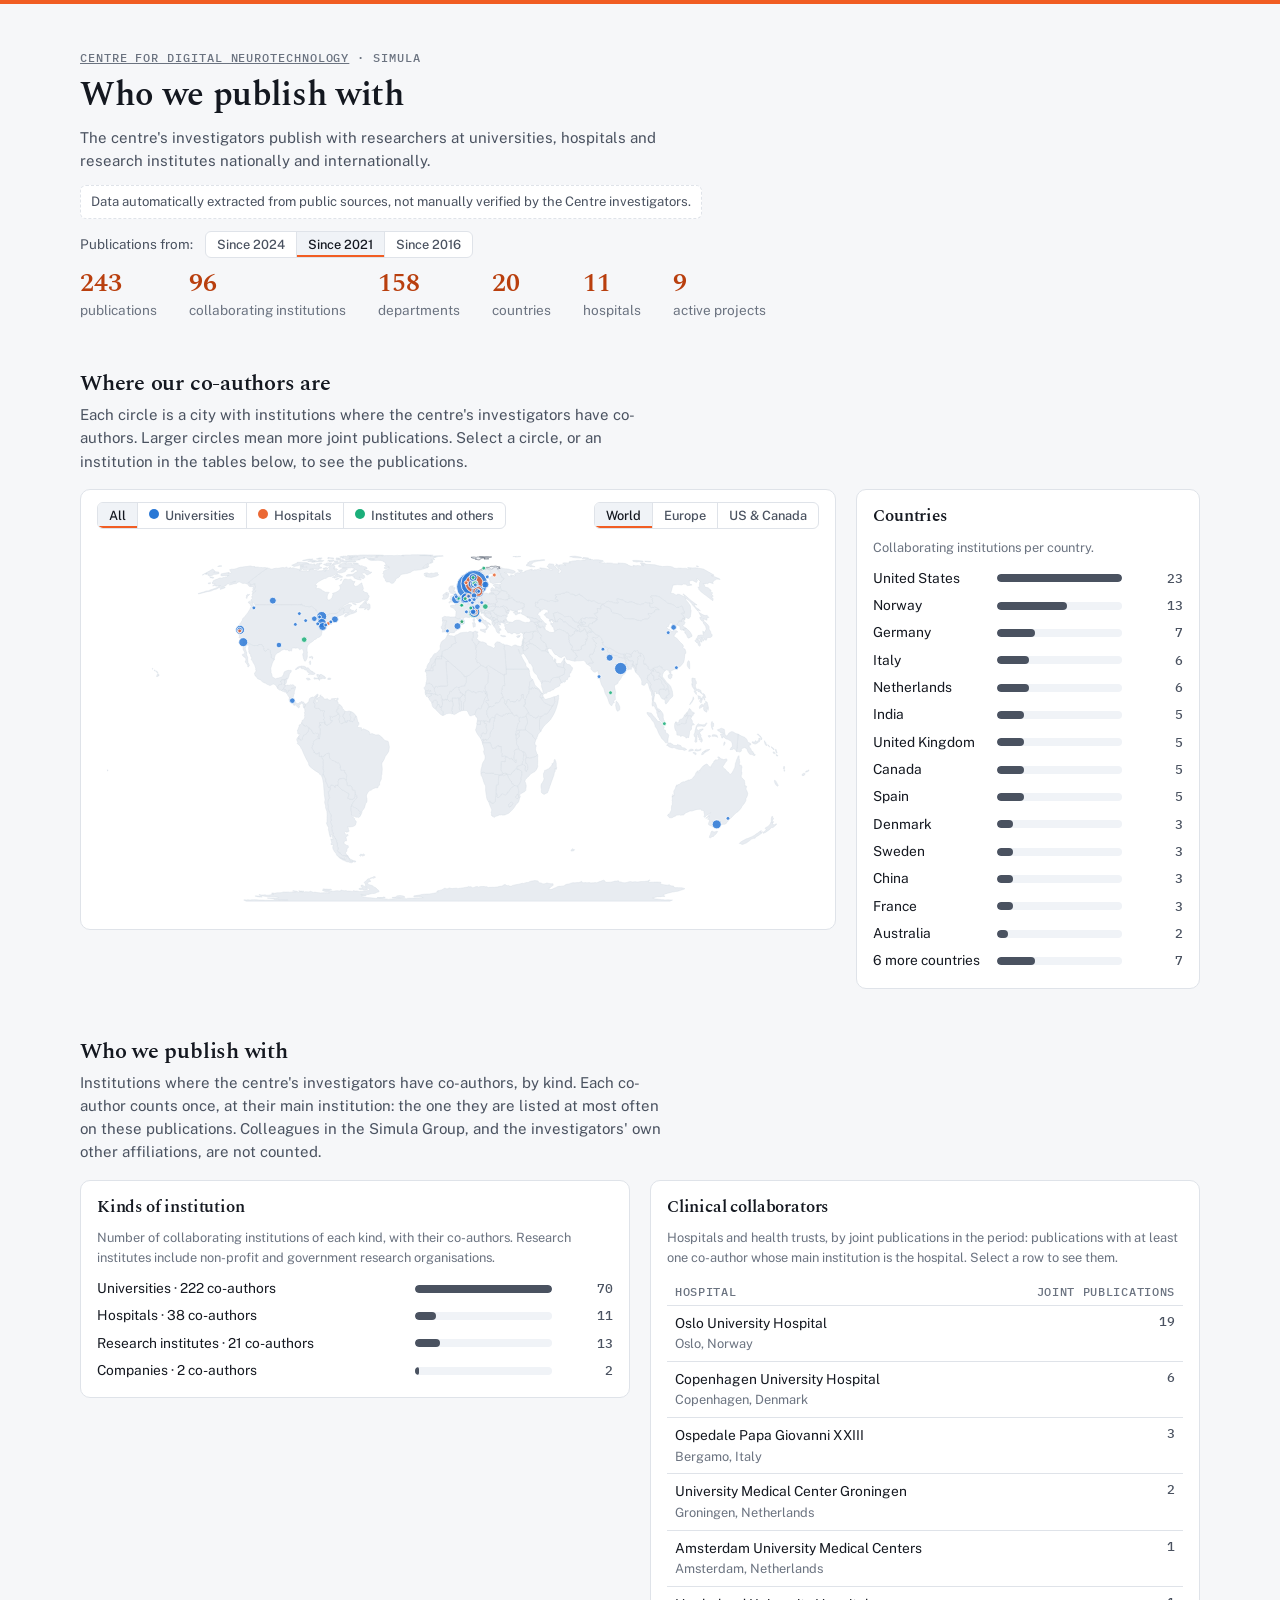
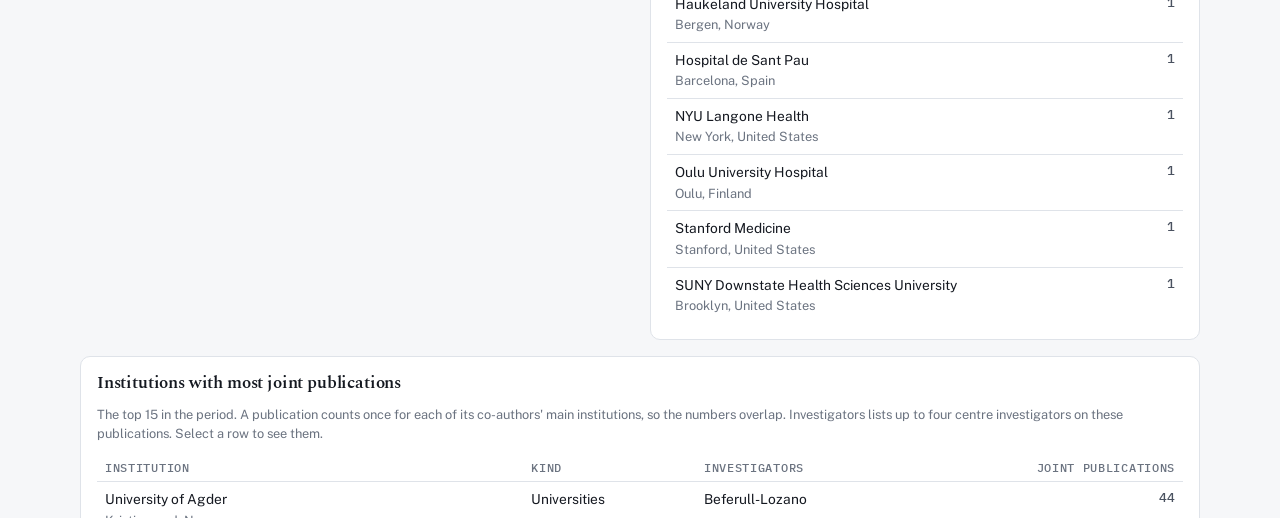
<file: site/partners.html>
<!doctype html>
<html lang="en">
<head>
<meta charset="utf-8">
<meta name="viewport" content="width=device-width, initial-scale=1">
<title>Digital Neurotechnology Collaborators</title>
<link rel="icon" href="data:,">
<link rel="canonical" href="collaborators.html">
<meta http-equiv="refresh" content="0; url=collaborators.html">
<style>
:root { --bg: #f6f7f9; --ink: #141820; --link: #2a78d6; }
@media (prefers-color-scheme: dark) { :root:not([data-theme="light"]) { --bg: #0f1215; --ink: #eef1f4; --link: #3987e5; color-scheme: dark; } }
:root[data-theme="dark"] { --bg: #0f1215; --ink: #eef1f4; --link: #3987e5; color-scheme: dark; }
body { background: var(--bg); color: var(--ink); font: 15px/1.55 system-ui, sans-serif; margin: 40px 16px; }
a { color: var(--link); }
</style>
</head>
<body>
<!-- The collaborations page moved from partners.html to collaborators.html -->
<p>This page has moved to <a href="collaborators.html">collaborators.html</a>.</p>
</body>
</html>
</file>
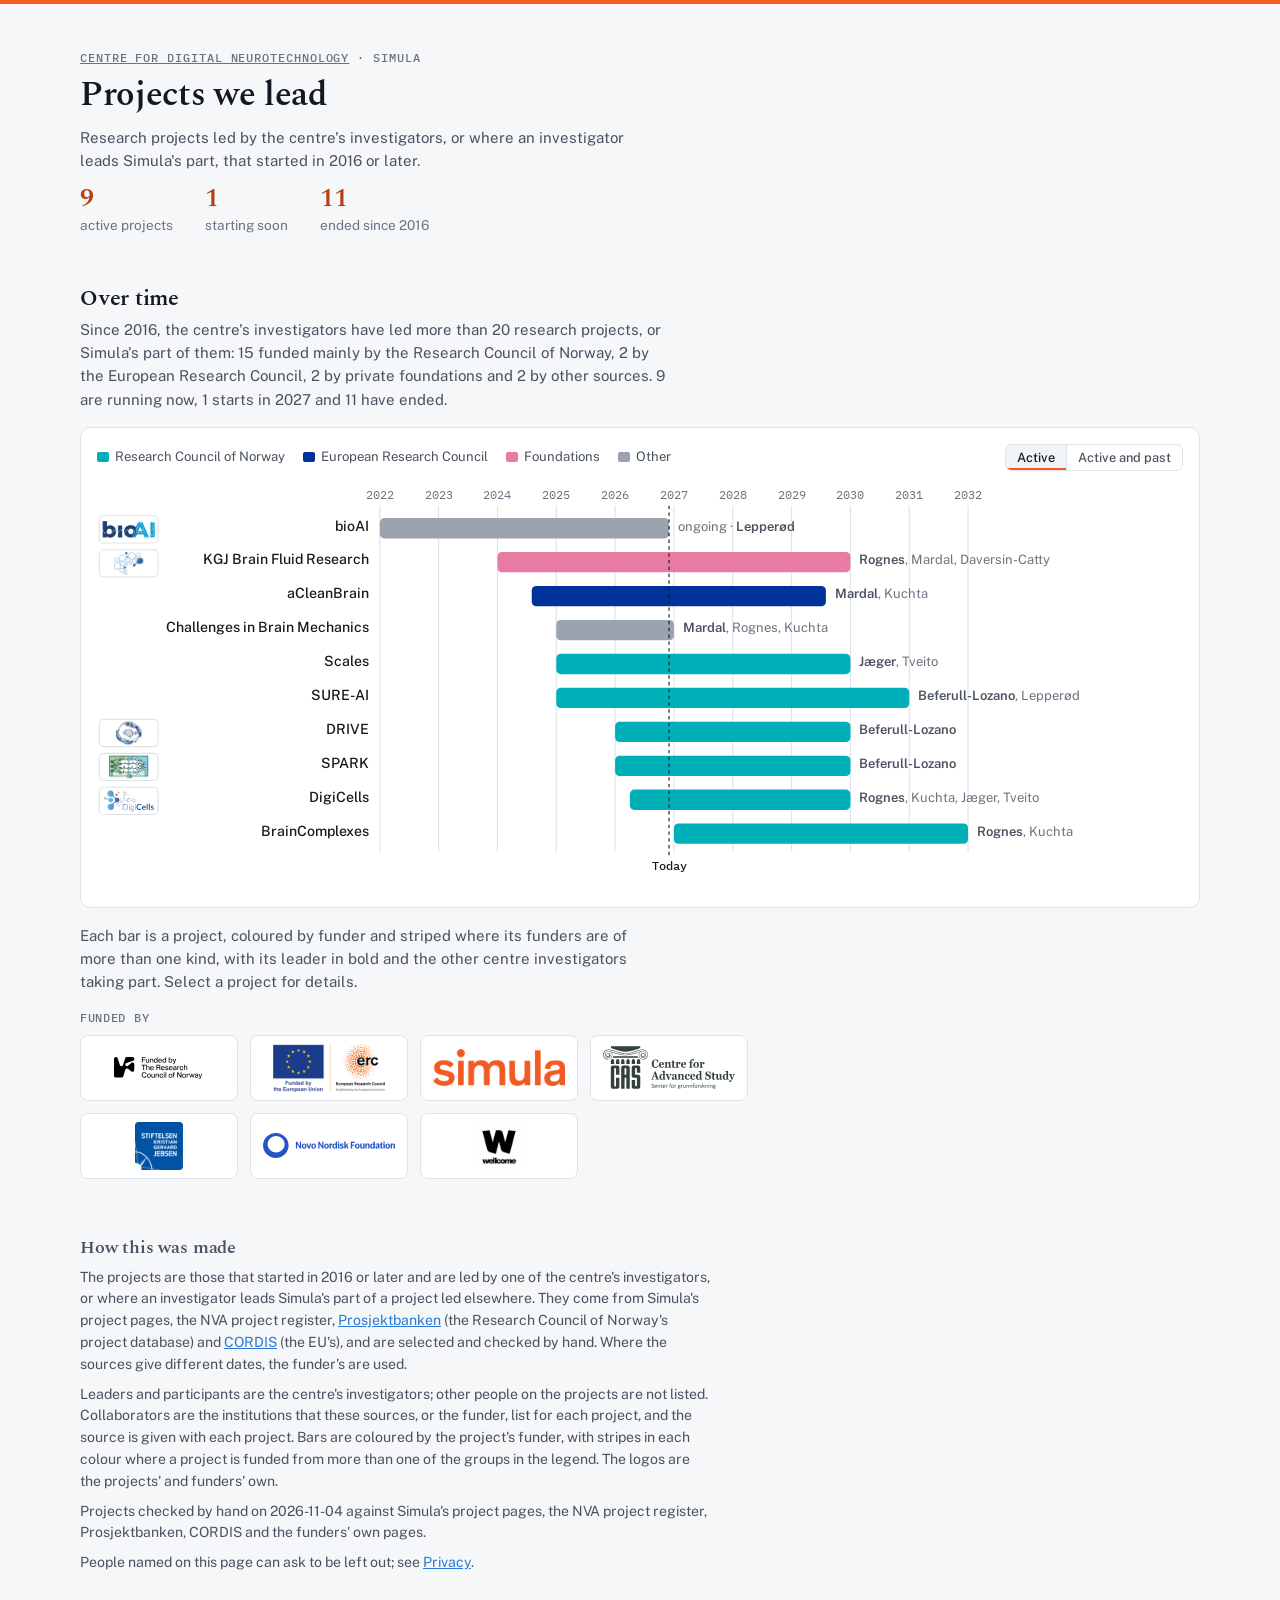
<file: site/projects.html>
<!doctype html>
<html lang="en">
<head>
<meta charset="utf-8">
<meta name="viewport" content="width=device-width, initial-scale=1">
<title>Digital Neurotechnology Projects</title>
<link rel="icon" href="data:,">
<link rel="stylesheet" href="assets/fonts.css">
<style>
/* Layout: one reading column; key figures, then the project timeline. Same language as "Who we publish with". */
:root {
  /* Simula orange (simula.no's --color-primary-simula): --accent for strips and
     underlines, --accent-ink (darker in light mode) for text */
  --accent: #f15d23;
  --accent-ink: #b93f0e;
  --bg: #f6f7f9;
  --surface: #ffffff;
  --ink: #141820;
  --ink-2: #4a5260;
  --muted: #6b7380;
  --line: #dfe3e9;
  --soft: #f0f3f7;
  --link: #2a78d6;
  /* funders on the project timeline */
  --f-rcn: #00b0b8; /* the teal-green of the EMIx logo */
  --f-eu: #003399; /* EU flag blue */
  --f-found: #e87ba4;
  --f-other: #9aa3ae;
  --today: #141820;
  --logo-tile: #ffffff;
  --logo-light-tile: #ffffff;
  --font-display: "Spectral", Georgia, "Times New Roman", serif;
  --font-body: "Public Sans", system-ui, -apple-system, "Segoe UI", sans-serif;
  --font-data: "IBM Plex Mono", ui-monospace, "SF Mono", Menlo, monospace;
}
@media (prefers-color-scheme: dark) {
  :root:not([data-theme="light"]) {
    --bg: #0f1215; --surface: #171b20; --ink: #eef1f4; --ink-2: #c2c8d0; --muted: #949dab;
    --line: #2a3038; --soft: #1e2329; --link: #3987e5;
    --f-rcn: #2ec4ca; --f-eu: #3b6fe0; --f-found: #d55181; --f-other: #6b7482; --today: #eef1f4; --logo-tile: var(--surface); --logo-light-tile: #b0b8c2;
    --accent-ink: #fa7646; color-scheme: dark;
  }
}
:root[data-theme="dark"] {
  --bg: #0f1215; --surface: #171b20; --ink: #eef1f4; --ink-2: #c2c8d0; --muted: #949dab;
  --line: #2a3038; --soft: #1e2329; --link: #3987e5;
  --f-rcn: #2ec4ca; --f-eu: #3b6fe0; --f-found: #d55181; --f-other: #6b7482; --today: #eef1f4; --logo-tile: var(--surface); --logo-light-tile: #b0b8c2;
  --accent-ink: #fa7646; color-scheme: dark;
}

body { background: var(--bg); color: var(--ink); font: 15px/1.55 var(--font-body); }
.page {
  max-width: 1120px; margin: 0 auto;
  padding-left: max(16px, env(safe-area-inset-left, 0px));
  padding-right: max(16px, env(safe-area-inset-right, 0px));
  padding-block: 40px 64px;
  display: grid; gap: 48px;
  grid-template-columns: minmax(0, 1fr);
}
h1, h2, h3 { font-family: var(--font-display); font-weight: 600; text-wrap: balance; margin: 0; letter-spacing: -0.01em; }
h1 { font-size: 2.1rem; line-height: 1.15; }
h2 { font-size: 1.4rem; line-height: 1.25; }
h3 { font-size: 1.05rem; line-height: 1.3; }
p { margin: 0; }
a { color: var(--link); }
a:focus-visible, button:focus-visible, [tabindex]:focus-visible { outline: 2px solid var(--link); outline-offset: 2px; }
.eyebrow { font: 500 0.72rem/1 var(--font-data); text-transform: uppercase; letter-spacing: 0.08em; color: var(--muted); }
.eyebrow a { color: inherit; }
.lede { max-width: 65ch; color: var(--ink-2); }
header { display: grid; gap: 12px; }

.seg { display: inline-flex; border: 1px solid var(--line); border-radius: 6px; overflow: hidden; background: var(--surface); }
.seg button { font: 500 0.8rem var(--font-body); background: none; border: 0; padding: 5px 11px; color: var(--ink-2); cursor: pointer; }
.seg button + button { border-left: 1px solid var(--line); }
.seg button[aria-pressed="true"] { background: var(--soft); color: var(--ink); }

.facts { display: flex; flex-wrap: wrap; gap: 8px 32px; }
.fact { display: grid; gap: 2px; }
.fact b { font: 600 1.6rem/1.1 var(--font-display); }
.fact span { font-size: 0.85rem; color: var(--muted); }

section { display: grid; gap: 16px; grid-template-columns: minmax(0, 1fr); }
[hidden] { display: none !important; }
.section-head { display: grid; gap: 6px; }
.section-head p { max-width: 65ch; color: var(--ink-2); }
.explain { max-width: 65ch; color: var(--ink-2); }
.card { background: var(--surface); border: 1px solid var(--line); border-radius: 10px; }
.legend { display: flex; flex-wrap: wrap; gap: 6px 18px; font-size: 0.82rem; color: var(--ink-2); }
.legend span { display: inline-flex; align-items: center; gap: 6px; }
.sq { width: 12px; height: 10px; border-radius: 2px; display: inline-block; }
.note { font-size: 0.8rem; color: var(--muted); }
.top { display: flex; flex-wrap: wrap; justify-content: space-between; gap: 8px; align-items: center; }

/* Timeline */
.timeline-card { padding: 16px; display: grid; gap: 12px; grid-template-columns: minmax(0, 1fr); min-width: 0; }
.timeline-wrap { overflow-x: auto; }
#timeline { display: block; width: 100%; min-width: 640px; height: auto; }
#timeline .axis text { font: 400 11px var(--font-data); fill: var(--muted); }
#timeline .grid line { stroke: var(--line); }
#timeline .label { font: 500 12.5px var(--font-body); fill: var(--ink); }
#timeline .who { font: 400 11.5px var(--font-body); fill: var(--muted); }
#timeline .who .leader { font-weight: 600; fill: var(--ink-2); }
#timeline .bar { cursor: pointer; }
#timeline .bar rect { rx: 4; }
#timeline .bar:hover rect, #timeline .bar.on rect { stroke: var(--ink); stroke-width: 1.5; }
#timeline .today line { stroke: var(--today); stroke-dasharray: 3 3; }
#timeline .today text { font: 500 11px var(--font-data); fill: var(--ink); }
/* Logos: on a white tile (mid grey in dark mode, so it does not glare), except
   in dark mode for logos with a version for dark backgrounds, or that work on
   dark as they are */
#timeline .chip, #timeline .bar:hover rect.chip, #timeline .bar.on rect.chip { fill: var(--logo-light-tile); stroke: var(--line); stroke-width: 1; }
#timeline .chip.adapts, #timeline .bar:hover rect.chip.adapts, #timeline .bar.on rect.chip.adapts { fill: var(--logo-tile); }
.dark-only { display: none; }
@media (prefers-color-scheme: dark) {
  :root:not([data-theme="light"]) .light-only { display: none; }
  :root:not([data-theme="light"]) .dark-only { display: inline; }
}
:root[data-theme="dark"] .light-only { display: none; }
:root[data-theme="dark"] .dark-only { display: inline; }

/* Funder logos, side by side under the timeline */
.funders { display: grid; gap: 10px; }
.funders h3 { font: 500 0.72rem var(--font-data); text-transform: uppercase; letter-spacing: 0.06em; color: var(--muted); }
/* Four to a row (two on narrow screens): seven logos as 4 + 3 */
.funder-logos { display: grid; grid-template-columns: repeat(4, max-content); gap: 12px; align-items: center; }
@media (max-width: 720px) { .funder-logos { grid-template-columns: repeat(2, max-content); } }
.funder-logos img { width: 132px; height: 48px; object-fit: contain; background: var(--logo-light-tile); border: 1px solid var(--line); border-radius: 8px; padding: 8px 12px; }
.funder-logos img.adapts { background: var(--logo-tile); }
.funders p { font-size: 0.85rem; color: var(--ink-2); }
.undated { display: flex; flex-wrap: wrap; gap: 8px; align-items: center; font-size: 0.86rem; color: var(--ink-2); }
.chip { font: 500 0.82rem var(--font-body); border: 1px solid var(--line); border-radius: 999px; padding: 3px 10px; background: var(--surface); color: var(--ink); cursor: pointer; display: inline-flex; gap: 6px; align-items: center; }
.details { border-top: 1px solid var(--line); padding-top: 12px; display: grid; gap: 8px; font-size: 0.9rem; }
.details dl { display: grid; grid-template-columns: max-content minmax(0, 1fr); gap: 4px 14px; margin: 0; }
.details dt { color: var(--muted); font-size: 0.82rem; }
.details dd { margin: 0; overflow-wrap: anywhere; }
.details dd.source { font-size: 0.8rem; color: var(--muted); margin-top: -2px; }

.method { font-size: 0.88rem; color: var(--ink-2); display: grid; gap: 8px; max-width: 70ch; }
.method h2 { font-size: 1.1rem; }
@media (prefers-reduced-motion: reduce) { * { transition: none !important; } }
/* Simula orange accent: a strip along the top, the key figures and the
   selected buttons */
html { border-top: 4px solid var(--accent); }
.fact b { color: var(--accent-ink); }
.seg button[aria-pressed="true"] { box-shadow: inset 0 -2px 0 var(--accent); }
</style>
</head>
<body>

<div class="page">
  <header>
    <div class="eyebrow"><a href="index.html">Centre for Digital Neurotechnology</a> · Simula</div>
    <h1>Projects we lead</h1>
    <p class="lede" id="lede"></p>
    <div class="facts" id="facts"></div>
  </header>

  <section>
    <div class="section-head">
      <h2>Over time</h2>
      <p id="timeline-summary"></p>
    </div>
    <div class="card timeline-card">
      <div class="top">
        <div class="legend" id="funder-legend"></div>
        <div class="seg" role="group" aria-label="Which projects" id="project-view"></div>
      </div>
      <div class="timeline-wrap"><svg id="timeline" role="img" aria-label="Project timeline"></svg></div>
      <div class="undated" id="undated"></div>
      <div class="details" id="details" hidden aria-live="polite"></div>
    </div>
    <p class="explain">Each bar is a project, coloured by funder and striped where its funders are of more than one kind, with its leader in bold and the other centre investigators taking part. Select a project for details.</p>
    <div class="funders">
      <h3>Funded by</h3>
      <div class="funder-logos" id="funder-logos"></div>
      <p id="funders-other"></p>
    </div>
  </section>

  <section class="method">
    <h2>How this was made</h2>
    <p>The projects are those that started in 2016 or later and are led by one of the centre's investigators, or where an investigator leads Simula's part of a project led elsewhere. They come from Simula's project pages, the NVA project register, <a href="https://prosjektbanken.forskningsradet.no" target="_blank" rel="noopener">Prosjektbanken</a> (the Research Council of Norway's project database) and <a href="https://cordis.europa.eu" target="_blank" rel="noopener">CORDIS</a> (the EU's), and are selected and checked by hand. Where the sources give different dates, the funder's are used.</p>
    <p>Leaders and participants are the centre's investigators; other people on the projects are not listed. Collaborators are the institutions that these sources, or the funder, list for each project, and the source is given with each project. Bars are coloured by the project's funder, with stripes in each colour where a project is funded from more than one of the groups in the legend. The logos are the projects' and funders' own.</p>
    <p id="generated"></p>
    <p>People named on this page can ask to be left out; see <a href="index.html#privacy">Privacy</a>.</p>
  </section>
</div>

<script src="assets/d3.min.js"></script>
<script>
const DATA = {"generated": "2026-11-11", "fetched": {"nva_publications": "2026-11-04", "coauthor_details": "2026-11-04", "nva_projects": "2026-10-30", "openalex": "2026-11-04", "projects_checked": "2026-11-04", "prosjektbanken": "2026-11-02", "simula_projects": "2026-10-30"}, "logos": {"projects": {"KGJ Brain Fluid Research": {"names": ["KGJ Brain Fluid Research"], "file": "assets/logos/kgj-icon.png", "fileDark": null, "darkOk": true, "alt": "K. G. Jebsen Centre for Brain Fluid Research"}, "EMIx": {"names": ["EMIx"], "file": "assets/logos/emix.png", "fileDark": "assets/logos/emix-dark.png", "darkOk": true, "alt": "EMIx"}, "DigiCells": {"names": ["DigiCells"], "file": "assets/logos/digicells.svg", "fileDark": null, "darkOk": true, "alt": "DigiCells"}, "Waterscape": {"names": ["Waterscape"], "file": "assets/logos/waterscape.png", "fileDark": null, "darkOk": true, "alt": "Waterscape"}, "Waterscales": {"names": ["Waterscales"], "file": "assets/logos/waterscales.png", "fileDark": null, "darkOk": true, "alt": "Waterscales"}, "DRIVE": {"names": ["DRIVE"], "file": "assets/logos/drive.png", "fileDark": null, "darkOk": true, "alt": "DRIVE"}, "SPARK": {"names": ["SPARK"], "file": "assets/logos/spark.png", "fileDark": null, "darkOk": true, "alt": "SPARK"}, "bioAI": {"names": ["bioAI"], "file": "assets/logos/bioai.png", "fileDark": null, "darkOk": true, "alt": "bioAI"}}, "funders": [{"names": ["Research Council of Norway"], "file": "assets/logos/research-council-funded-by.svg", "fileDark": "assets/logos/research-council-funded-by-dark.svg", "darkOk": true, "alt": "Funded by the Research Council of Norway"}, {"names": ["ERC", "EU"], "file": "assets/logos/erc-eu.png", "fileDark": "assets/logos/erc-eu-dark.png", "darkOk": true, "alt": "Funded by the European Union; European Research Council"}, {"names": ["Simula"], "file": "assets/logos/simula.png", "fileDark": null, "darkOk": true, "alt": "Simula"}, {"names": ["Centre for Advanced Study"], "file": "assets/logos/centre-for-advanced-study.svg", "fileDark": "assets/logos/centre-for-advanced-study-dark.svg", "darkOk": true, "alt": "Centre for Advanced Study at the Norwegian Academy of Science and Letters"}, {"names": ["K. G. Jebsen Foundation"], "file": "assets/logos/kg-jebsen-foundation.png", "fileDark": null, "darkOk": true, "alt": "Stiftelsen Kristian Gerhard Jebsen"}, {"names": ["Novo Nordisk Foundation"], "file": "assets/logos/novo-nordisk-foundation.svg", "fileDark": "assets/logos/novo-nordisk-foundation-dark.svg", "darkOk": true, "alt": "Novo Nordisk Foundation"}, {"names": ["Wellcome Trust"], "file": "assets/logos/wellcome.png", "fileDark": "assets/logos/wellcome-dark.png", "darkOk": true, "alt": "Wellcome"}]}, "firstYear": 2016, "projects": [{"title": "Waterscape: The Numerical Waterscape of the Brain", "short": "Waterscape", "url": "https://www.simula.no/research/projects/waterscape-numerical-waterscape-brain", "status": "ended", "start": 2016.25, "end": 2020.417, "leader": "Marie E. Rognes", "leaderRole": "lead", "host": "Simula Research Laboratory", "participants": ["Kent-Andre Mardal"], "investigators": ["Marie E. Rognes", "Kent-Andre Mardal"], "funders": ["Research Council of Norway"], "funderGroup": "Research Council of Norway", "funderGroups": ["Research Council of Norway"], "scheme": "Researcher Project for Young Talents (FRINATEK)", "grants": "250731", "collaborators": [], "collaboratorCountries": [], "collaboratorSource": "None listed on Simula's project page, in Prosjektbanken or in the NVA project register"}, {"title": "Waterscales: Mathematical and computational foundations for modeling cerebral fluid flow", "short": "Waterscales", "url": "https://www.simula.no/research/projects/waterscales-mathematical-and-computational-foundations-modeling-cerebral-fluid", "status": "ended", "start": 2017.25, "end": 2023.25, "leader": "Marie E. Rognes", "leaderRole": "lead", "host": "Simula Research Laboratory", "participants": [], "investigators": ["Marie E. Rognes"], "funders": ["ERC", "EU"], "funderGroup": "European Research Council", "funderGroups": ["European Research Council"], "scheme": "ERC Starting Grant (ERC-2016-STG)", "grants": "714892", "collaborators": [], "collaboratorCountries": [], "collaboratorSource": "CORDIS: Simula is the only beneficiary"}, {"title": "Exciting times: Extreme modelling of excitable tissue (EMIx)", "short": "EMIx", "url": "https://www.simula.no/research/projects/exciting-times-extreme-modelling-excitable-tissue-emix", "status": "ended", "start": 2021.75, "end": 2025.5, "leader": "Marie E. Rognes", "leaderRole": "lead", "host": "Simula Research Laboratory", "participants": ["Aslak Tveito", "Karoline Horgmo Jæger", "Miroslav Kuchta", "Kent-Andre Mardal"], "investigators": ["Marie E. Rognes", "Aslak Tveito", "Karoline Horgmo Jæger", "Miroslav Kuchta", "Kent-Andre Mardal"], "funders": ["Research Council of Norway"], "funderGroup": "Research Council of Norway", "funderGroups": ["Research Council of Norway"], "scheme": "Researcher Project for Scientific Renewal (FRIPRO)", "grants": "324239", "collaborators": [], "collaboratorCountries": [], "collaboratorSource": "None listed on Simula's project page, in Prosjektbanken or in the NVA project register"}, {"title": "K. G. Jebsen Centre for Brain Fluid Research", "short": "KGJ Brain Fluid Research", "url": "https://www.simula.no/research/projects/k-g-jebsen-centre-brain-fluid-research", "status": "active", "start": 2024.0, "end": 2030.0, "leader": "Marie E. Rognes", "leaderRole": "Simula lead", "host": "University of Oslo", "participants": ["Kent-Andre Mardal", "Cécile Daversin-Catty"], "investigators": ["Marie E. Rognes", "Kent-Andre Mardal", "Cécile Daversin-Catty"], "funders": ["K. G. Jebsen Foundation"], "funderGroup": "Foundations", "funderGroups": ["Foundations"], "scheme": "K. G. Jebsen Centre", "grants": "", "collaborators": ["University of Oslo", "Oslo University Hospital", "Sørlandet Hospital"], "collaboratorCountries": [], "collaboratorSource": "The K. G. Jebsen Foundation's centre page; Simula's project page"}, {"title": "Next-generation simulation and learning in imaging-based biomedicine", "short": "FEniCS-in-the-Wild", "url": "https://www.simula.no/research/projects/fenics-wild", "status": "ended", "start": 2024.5, "end": 2026.75, "leader": "Marie E. Rognes", "leaderRole": "lead", "host": "Simula Research Laboratory", "participants": [], "investigators": ["Marie E. Rognes"], "funders": ["Wellcome Trust"], "funderGroup": "Foundations", "funderGroups": ["Foundations"], "scheme": "Essential Open Source Software for Science (EOSS)", "grants": "", "collaborators": ["Courant Institute, New York University"], "collaboratorCountries": [], "collaboratorSource": "Simula's project page; Wellcome's grant page"}, {"title": "DigiCells: Next-generation digital twins for biological cell environments", "short": "DigiCells", "url": "https://www.simula.no/research/projects/digicells-next-generation-digital-twins-biological-cell-environments", "status": "active", "start": 2026.25, "end": 2030.0, "leader": "Marie E. Rognes", "leaderRole": "lead", "host": "Simula Research Laboratory", "participants": ["Miroslav Kuchta", "Karoline Horgmo Jæger", "Aslak Tveito"], "investigators": ["Marie E. Rognes", "Miroslav Kuchta", "Karoline Horgmo Jæger", "Aslak Tveito"], "funders": ["Research Council of Norway"], "funderGroup": "Research Council of Norway", "funderGroups": ["Research Council of Norway"], "scheme": "Researcher Project for ICT Renewal and Development", "grants": "360005", "collaborators": ["University of Oxford", "Imperial College London", "Tufts University", "University of Oslo", "Oslo University Hospital"], "collaboratorCountries": [], "collaboratorSource": "NVA project register"}, {"title": "BrainComplexes: From connectomes to continua: new complexes in brain multiphysics", "short": "BrainComplexes", "url": "https://www.simula.no/research/projects/braincomplexes-connectomes-continua-new-complexes-brain-multiphysics", "status": "upcoming", "start": 2027.0, "end": 2032.0, "leader": "Marie E. Rognes", "leaderRole": "lead", "host": "Simula Research Laboratory", "participants": ["Miroslav Kuchta"], "investigators": ["Marie E. Rognes", "Miroslav Kuchta"], "funders": ["Research Council of Norway"], "funderGroup": "Research Council of Norway", "funderGroups": ["Research Council of Norway"], "scheme": "Researcher Project for Experienced Scientists (FRIPRO)", "grants": "", "collaborators": [], "collaboratorCountries": [], "collaboratorSource": "None listed yet"}, {"title": "SciML - Scientific Machine Learning", "short": "SciML", "url": "https://www.simula.no/research/projects/sciml-scientific-machine-learning", "status": "ended", "start": 2019.0, "end": 2025.0, "leader": "Kent-Andre Mardal", "leaderRole": "lead", "host": "Simula Research Laboratory", "participants": [], "investigators": ["Kent-Andre Mardal"], "funders": ["Research Council of Norway"], "funderGroup": "Research Council of Norway", "funderGroups": ["Research Council of Norway"], "scheme": "IKTPLUSS", "grants": "300305", "collaborators": ["University of Oslo"], "collaboratorCountries": [], "collaboratorSource": "Simula's project page"}, {"title": "Towards a mathematical model and a computational framework of the physical processes leading to Alzheimers disease", "short": "AlzheimersPhysics", "url": "https://prosjektbanken.forskningsradet.no/project/FORISS/301013", "status": "ended", "start": 2020.0, "end": 2026.0, "leader": "Kent-Andre Mardal", "leaderRole": "lead", "host": "University of Oslo", "participants": [], "investigators": ["Kent-Andre Mardal"], "funders": ["Research Council of Norway"], "funderGroup": "Research Council of Norway", "funderGroups": ["Research Council of Norway"], "scheme": "Researcher Project for Scientific Renewal (FRIPRO)", "grants": "301013", "collaborators": [], "collaboratorCountries": [], "collaboratorSource": "None listed in Prosjektbanken"}, {"title": "aCleanBrain: The Brain Fluids - Transport and Clearance", "short": "aCleanBrain", "url": "https://www.simula.no/research/projects/acleanbrain-brain-fluids-transport-and-clearance", "status": "active", "start": 2024.583, "end": 2029.583, "leader": "Kent-Andre Mardal", "leaderRole": "lead", "host": "Simula Research Laboratory", "participants": ["Miroslav Kuchta"], "investigators": ["Kent-Andre Mardal", "Miroslav Kuchta"], "funders": ["ERC", "EU"], "funderGroup": "European Research Council", "funderGroups": ["European Research Council"], "scheme": "ERC Advanced Grant (ERC-2023-ADG)", "grants": "101141807", "collaborators": ["University of Oslo", "Oslo University Hospital"], "collaboratorCountries": [], "collaboratorSource": "Simula's project page (CORDIS lists Simula as the only beneficiary)"}, {"title": "Mathematical Challenges in Brain Mechanics", "short": "Challenges in Brain Mechanics", "url": "https://www.simula.no/research/projects/mathematical-challenges-brain-mechanics", "status": "active", "start": 2025.0, "end": 2027.0, "leader": "Kent-Andre Mardal", "leaderRole": "lead", "host": "Centre for Advanced Study", "participants": ["Marie E. Rognes", "Miroslav Kuchta"], "investigators": ["Kent-Andre Mardal", "Marie E. Rognes", "Miroslav Kuchta"], "funders": ["Centre for Advanced Study"], "funderGroup": "Other", "funderGroups": ["Other"], "scheme": "CAS research group", "grants": "", "collaborators": ["Centre for Advanced Study", "University of Bergen", "University of Melbourne", "Indian Institute of Technology Roorkee", "Monash University", "Technical University of Munich", "University of Pittsburgh", "Pennsylvania State University", "Politecnico di Milano"], "collaboratorCountries": [], "collaboratorSource": "The Centre for Advanced Study's group page (group leaders and fellows); NVA project register"}, {"title": "DigiBrain: From genes to brain function in health and disease", "short": "DigiBrain", "url": "https://www.simula.no/research/projects/digibrain-genes-brain-function-health-and-disease", "status": "ended", "start": 2016.0, "end": 2025.0, "leader": "Aslak Tveito", "leaderRole": "Simula lead", "host": "University of Oslo", "participants": [], "investigators": ["Aslak Tveito"], "funders": ["Research Council of Norway"], "funderGroup": "Research Council of Norway", "funderGroups": ["Research Council of Norway"], "scheme": "Researcher Project (BIOTEK2021, Digital Life Norway)", "grants": "248828", "collaborators": ["University of Oslo", "Oslo University Hospital", "Norwegian University of Life Sciences", "Kavli Institute for Systems Neuroscience", "Pharmasum Therapeutics AS", "Holberg EEG AS"], "collaboratorCountries": [], "collaboratorSource": "Simula's project page"}, {"title": "SIMBER: The Simula-Berkeley Education and Research Collaboration", "short": "SIMBER", "url": "https://www.simula.no/research/projects/simber-simula-berkeley-education-and-research-collaboration", "status": "ended", "start": 2021.0, "end": 2026.5, "leader": "Aslak Tveito", "leaderRole": "contact", "host": "Simula Research Laboratory", "participants": [], "investigators": ["Aslak Tveito"], "funders": ["Research Council of Norway"], "funderGroup": "Research Council of Norway", "funderGroups": ["Research Council of Norway"], "scheme": "INTPART (international partnerships)", "grants": "322312", "collaborators": ["University of California, Berkeley", "Lawrence Berkeley National Laboratory"], "collaboratorCountries": ["USA"], "collaboratorSource": "Simula's project page; Prosjektbanken (partner country)"}, {"title": "Scales: Kombinasjon av finskala- og grovskalaberegninger i simulering av hjerteceller", "short": "Scales", "url": "https://nva.sikt.no/projects/2770315", "status": "active", "start": 2025.0, "end": 2030.0, "leader": "Karoline Horgmo Jæger", "leaderRole": "lead", "host": "Simula Research Laboratory", "participants": ["Aslak Tveito"], "investigators": ["Karoline Horgmo Jæger", "Aslak Tveito"], "funders": ["Research Council of Norway"], "funderGroup": "Research Council of Norway", "funderGroups": ["Research Council of Norway"], "scheme": "Researcher Project for Early Career Scientists (FRIPRO)", "grants": "355113", "collaborators": [], "collaboratorCountries": [], "collaboratorSource": "None listed in the NVA project register"}, {"title": "DataSim: Data-driven Algorithms for Physical Simulations", "short": "DataSim", "url": "https://www.simula.no/research/projects/datasim-data-driven-algorithms-physical-simulations", "status": "ended", "start": 2020.0, "end": 2024.0, "leader": "Miroslav Kuchta", "leaderRole": "lead", "host": "Simula Research Laboratory", "participants": [], "investigators": ["Miroslav Kuchta"], "funders": ["Research Council of Norway"], "funderGroup": "Research Council of Norway", "funderGroups": ["Research Council of Norway"], "scheme": "Researcher Project for Scientific Renewal (FRIPRO)", "grants": "303362", "collaborators": ["Norwegian Meteorological Institute"], "collaboratorCountries": [], "collaboratorSource": "Simula's project page"}, {"title": "Are Computer Simulations Misleading Us About the Pathobiology of Cerebrovascular Diseases?", "short": "SIMMIS", "url": "https://prosjektbanken.forskningsradet.no/project/FORISS/262827", "status": "ended", "start": 2017.0, "end": 2022.0, "leader": "Kristian Valen-Sendstad", "leaderRole": "lead", "host": "Simula Research Laboratory", "participants": [], "investigators": ["Kristian Valen-Sendstad"], "funders": ["Research Council of Norway"], "funderGroup": "Research Council of Norway", "funderGroups": ["Research Council of Norway"], "scheme": "Researcher Project for Young Talents (IKTPLUSS)", "grants": "262827", "collaborators": [], "collaboratorCountries": ["USA"], "collaboratorSource": "Prosjektbanken (partner country; no institution named)"}, {"title": "TrACEr: Time-Aware ConstrainEd Multimodal Data Fusion", "short": "TrACEr", "url": "https://www.simulamet.no/research/projects/tracer-time-aware-constrained-multimodal-data-fusion", "status": "ended", "start": 2020.0, "end": 2025.0, "leader": "Evrim Acar Ataman", "leaderRole": "lead", "host": "SimulaMet", "participants": [], "investigators": ["Evrim Acar Ataman"], "funders": ["Research Council of Norway", "Novo Nordisk Foundation"], "funderGroup": "Research Council of Norway", "funderGroups": ["Research Council of Norway", "Foundations"], "scheme": "Researcher Project for Scientific Renewal (IKTPLUSS); Novo Nordisk Foundation Exploratory Interdisciplinary Synergy Programme (2020-2022)", "grants": "300489", "collaborators": ["COPSAC (Copenhagen Prospective Studies on Asthma in Childhood)", "University of Copenhagen", "University of Amsterdam"], "collaboratorCountries": ["Netherlands", "Denmark"], "collaboratorSource": "Simula's project page; Prosjektbanken (partner countries)"}, {"title": "SURE-AI: Centre for Sustainable, Risk-Averse and Ethical AI", "short": "SURE-AI", "url": "https://www.simula.no/research/projects/sure-ai-centre-sustainable-risk-averse-and-ethical-ai", "status": "active", "start": 2025.0, "end": 2031.0, "leader": "Baltasar Beferull-Lozano", "leaderRole": "lead", "host": "Simula Research Laboratory", "participants": ["Mikkel Lepperød"], "investigators": ["Baltasar Beferull-Lozano", "Mikkel Lepperød"], "funders": ["Research Council of Norway"], "funderGroup": "Research Council of Norway", "funderGroups": ["Research Council of Norway"], "scheme": "Research Centre for Artificial Intelligence", "grants": "357482", "collaborators": ["BI Norwegian Business School", "University of Oslo", "Norwegian University of Science and Technology", "University of Bergen", "UiT The Arctic University of Norway", "Institute for Energy Technology", "SINTEF", "OsloMet - Oslo Metropolitan University", "Norwegian Institute for Social Research", "CICERO Center for International Climate Research", "NIFU Nordic Institute for Studies in Innovation, Research and Education"], "collaboratorCountries": [], "collaboratorSource": "NVA project register"}, {"title": "DRIVE: Brain-driven Remote Collaborative Physical Work", "short": "DRIVE", "url": "https://www.simula.no/research/projects/drive-brain-driven-remote-collaborative-physical-work", "status": "active", "start": 2026.0, "end": 2030.0, "leader": "Baltasar Beferull-Lozano", "leaderRole": "lead", "host": "SimulaMet", "participants": [], "investigators": ["Baltasar Beferull-Lozano"], "funders": ["Research Council of Norway"], "funderGroup": "Research Council of Norway", "funderGroups": ["Research Council of Norway"], "scheme": "Researcher Project for ICT Renewal and Development", "grants": "", "collaborators": ["University of Oslo", "University of Texas at Austin"], "collaboratorCountries": [], "collaboratorSource": "Simula's project page"}, {"title": "SPARK: Stable and Efficient Training for Spiking Neural Networks", "short": "SPARK", "url": "https://www.simula.no/research/projects/spark-stable-and-efficient-training-spiking-neural-networks", "status": "active", "start": 2026.0, "end": 2030.0, "leader": "Baltasar Beferull-Lozano", "leaderRole": "lead", "host": "Simula Research Laboratory", "participants": [], "investigators": ["Baltasar Beferull-Lozano"], "funders": ["Research Council of Norway"], "funderGroup": "Research Council of Norway", "funderGroups": ["Research Council of Norway"], "scheme": "Recruitment of Talented Researchers to Norway (coordination and support activity)", "grants": "", "collaborators": [], "collaboratorCountries": [], "collaboratorSource": "None listed on Simula's project page"}, {"title": "bioAI – Biologically inspired Artificial Intelligence", "short": "bioAI", "url": "https://www.simula.no/research/projects/bioai-biologically-inspired-artificial-intelligence", "status": "active", "start": 2022.0, "end": null, "leader": "Mikkel Lepperød", "leaderRole": "lead", "host": "Simula Research Laboratory", "participants": [], "investigators": ["Mikkel Lepperød"], "funders": ["Simula"], "funderGroup": "Other", "funderGroups": ["Other"], "scheme": "", "grants": "", "collaborators": [], "collaboratorCountries": [], "collaboratorSource": "None listed on Simula's project page"}]};

const LAST_YEAR = +DATA.generated.slice(0, 4);
const FUNDERS = [
  ["Research Council of Norway", "--f-rcn"],
  ["European Research Council", "--f-eu"],
  ["Foundations", "--f-found"],
  ["Other", "--f-other"],
];
// Surnames of more than one word, as on the co-authorship page
const SURNAMES = { "Evrim Acar Ataman": "Acar Ataman" };
const surname = n => SURNAMES[n] || n.split(" ").slice(-1)[0];
const state = { projects: "active", selected: null };

function el(tag, attrs = {}, parent) {
  const e = document.createElement(tag);
  for (const [k, v] of Object.entries(attrs)) { if (k === "text") e.textContent = v; else e.setAttribute(k, v); }
  if (parent) parent.appendChild(e);
  return e;
}
function segmented(container, options, key, onChange) {
  for (const [value, label] of options) {
    const b = el("button", { type: "button", "aria-pressed": String(state[key] === value), text: label }, container);
    b.addEventListener("click", () => {
      state[key] = value;
      for (const x of container.children) x.setAttribute("aria-pressed", String(x === b));
      onChange();
    });
  }
}

// Headline numbers
// A summary of the projects above the timeline: by main funder and status
function renderSummary() {
  // "more than 20" for 21-25 projects, and so on; the exact number below 11
  const roughly = k => (k > 10 ? `more than ${Math.floor((k - 1) / 5) * 5}` : `${k}`);
  const by = g => DATA.projects.filter(p => p.funderGroup === g).length;
  const funders = [
    [by("Research Council of Norway"), "the Research Council of Norway"],
    [by("European Research Council"), "the European Research Council"],
    [by("Foundations"), "private foundations"],
    [by("Other"), "other sources"],
  ].filter(([k]) => k).map(([k, who], i) => `${k} ${i === 0 ? "funded mainly " : ""}by ${who}`);
  const list = funders.length > 1 ? `${funders.slice(0, -1).join(", ")} and ${funders[funders.length - 1]}` : funders[0];
  const status = s => DATA.projects.filter(p => p.status === s);
  const upcoming = status("upcoming");
  const parts = [
    `${status("active").length} ${status("active").length === 1 ? "is" : "are"} running now`,
    ...(upcoming.length ? [`${upcoming.length} ${upcoming.length === 1 ? "starts" : "start"} in ${Math.floor(Math.min(...upcoming.map(p => p.start)))}`] : []),
    `${status("ended").length} ${status("ended").length === 1 ? "has" : "have"} ended`,
  ];
  document.getElementById("timeline-summary").textContent =
    `Since ${DATA.firstYear}, the centre's investigators have led ${roughly(DATA.projects.length)} research projects, ` +
    `or Simula's part of them: ${list}. ${parts.slice(0, -1).join(", ")} and ${parts[parts.length - 1]}.`;
}

function renderFacts() {
  const facts = document.getElementById("facts");
  const count = s => DATA.projects.filter(p => p.status === s).length;
  const items = [
    [count("active"), "active projects"],
    [count("upcoming"), "starting soon"],
    [count("ended"), `ended since ${DATA.firstYear}`],
  ];
  for (const [v, label] of items) {
    const f = el("div", { class: "fact" }, facts);
    el("b", { text: v }, f); el("span", { text: label }, f);
  }
  document.getElementById("lede").textContent =
    `Research projects led by the centre's investigators, or where an investigator leads Simula's part, that started in ${DATA.firstYear} or later.`;
}

// Timeline
const funderColor = g => `var(${(FUNDERS.find(f => f[0] === g) || FUNDERS[3])[1]})`;
// Diagonal stripes in each funder group's colour, for a project funded from
// more than one group; the main funder's colour alone otherwise
const STRIPE = 5;
const stripes = p => p.funderGroups && p.funderGroups.length > 1 ? p.funderGroups : null;
function stripePattern(defs, groups) {
  const id = "stripes-" + groups.map(g => FUNDERS.findIndex(f => f[0] === g)).join("-");
  if (defs.select(`#${id}`).empty()) {
    const pat = defs.append("pattern").attr("id", id).attr("patternUnits", "userSpaceOnUse")
      .attr("width", STRIPE * groups.length).attr("height", 10).attr("patternTransform", "rotate(45)");
    groups.forEach((g, i) => pat.append("rect").attr("x", i * STRIPE).attr("width", STRIPE).attr("height", 10)
      .style("fill", funderColor(g)));
  }
  return `url(#${id})`;
}
const funderSwatch = p => {
  const groups = stripes(p);
  if (!groups) return funderColor(p.funderGroup);
  const stops = groups.map((g, i) => `${funderColor(g)} ${i * 3}px ${(i + 1) * 3}px`);
  return `repeating-linear-gradient(45deg, ${stops.join(", ")})`;
};
const legend = document.getElementById("funder-legend");
for (const [name, color] of FUNDERS) {
  const s = el("span", {}, legend);
  const sw = el("i", { class: "sq" }, s); sw.style.background = `var(${color})`;
  s.append(name);
}
function renderProjects() {
  const today = LAST_YEAR + (new Date(DATA.generated).getMonth() + 1) / 12;
  const shown = DATA.projects.filter(p => state.projects === "all" || p.status !== "ended");
  const dated = shown.filter(p => p.start != null).sort((a, b) => a.start - b.start || (a.end ?? today) - (b.end ?? today));
  const undated = shown.filter(p => p.start == null);
  const svgT = d3.select("#timeline");
  svgT.selectAll("*").remove();
  const L = 250, R = 190, T = 26, row = 30, B = 24;
  const Wt = 960, Ht = T + dated.length * row + B;
  svgT.attr("viewBox", `0 0 ${Wt} ${Ht}`);
  const defs = svgT.append("defs");
  const x0 = Math.floor(Math.min(today - 1, ...dated.map(p => p.start)));
  const x1 = Math.ceil(Math.max(today + 1, ...dated.map(p => p.end ?? today)));
  const x = d3.scaleLinear().domain([x0, x1]).range([L, Wt - R]);
  const step = x1 - x0 > 12 ? 2 : 1;
  const ticks = d3.range(Math.ceil(x0 / step) * step, x1 + 1, step);
  const grid = svgT.append("g").attr("class", "grid");
  const axis = svgT.append("g").attr("class", "axis");
  for (const t of ticks) {
    grid.append("line").attr("x1", x(t)).attr("x2", x(t)).attr("y1", T - 6).attr("y2", Ht - B);
    axis.append("text").attr("x", x(t)).attr("y", 14).attr("text-anchor", "middle").text(t);
  }
  dated.forEach((p, i) => {
    const y = T + i * row;
    const g = svgT.append("g").attr("class", "bar").attr("tabindex", 0).attr("role", "button")
      .attr("aria-label", `${p.title}, ${Math.floor(p.start)}–${p.end == null ? "ongoing" : Math.ceil(p.end) - 1}`);
    g.append("text").attr("class", "label").attr("x", L - 10).attr("y", y + 16).attr("text-anchor", "end").text(p.short.length > 30 ? p.short.slice(0, 29) + "…" : p.short);
    // The project's logo, where it has one, in a column before the names
    const logo = DATA.logos.projects[p.short];
    if (logo) {
      g.append("rect").attr("class", logo.darkOk ? "chip adapts" : "chip").attr("x", 2).attr("y", y + 3).attr("width", 52).attr("height", row - 6).attr("rx", 4);
      const versions = logo.fileDark ? [[logo.file, "light-only"], [logo.fileDark, "dark-only"]] : [[logo.file, ""]];
      for (const [file, cls] of versions) {
        g.append("image").attr("class", cls).attr("href", file).attr("x", 5).attr("y", y + 5).attr("width", 46).attr("height", row - 10)
          .attr("preserveAspectRatio", "xMidYMid meet").attr("aria-hidden", "true");
      }
    }
    const end = p.end ?? today;
    g.append("rect").attr("x", x(p.start)).attr("y", y + 5).attr("width", Math.max(4, x(end) - x(p.start))).attr("height", row - 12)
      .attr("fill", stripes(p) ? stripePattern(defs, stripes(p)) : funderColor(p.funderGroup));
    // The project leader in bold, then the other investigators taking part
    const who = g.append("text").attr("class", "who").attr("x", x(end) + 8).attr("y", y + 16);
    if (p.end == null) who.append("tspan").text("ongoing · ");
    who.append("tspan").attr("class", "leader").text(surname(p.leader));
    if (p.participants.length) who.append("tspan").text(", " + p.participants.map(surname).join(", "));
    g.append("title").text(`${p.title} · ${p.funders.join(", ") || "funder not listed"}`);
    g.on("click", () => select(p)).on("keydown", e => { if (e.key === "Enter" || e.key === " ") { e.preventDefault(); select(p); } });
    if (state.selected === p.title) g.classed("on", true);
  });
  const t = svgT.append("g").attr("class", "today");
  t.append("line").attr("x1", x(today)).attr("x2", x(today)).attr("y1", T - 6).attr("y2", Ht - B + 4);
  t.append("text").attr("x", x(today)).attr("y", Ht - 8).attr("text-anchor", "middle").text("Today");

  const und = document.getElementById("undated");
  und.replaceChildren();
  if (undated.length) {
    el("span", { text: "Ongoing, dates not listed:" }, und);
    for (const p of undated) {
      const c = el("button", { type: "button", class: "chip" }, und);
      const sw = el("i", { class: "sq" }, c); sw.style.background = funderSwatch(p);
      c.append(p.short);
      c.addEventListener("click", () => select(p));
    }
  }
}
function select(p) {
  state.selected = p.title;
  renderProjects();
  const d = document.getElementById("details");
  d.replaceChildren();
  d.hidden = false;
  const head = el("div", {}, d);
  const a = el("a", { href: p.url, target: "_blank", rel: "noopener", text: p.title }, el("h3", {}, head));
  a.style.color = "inherit";
  const dl = el("dl", {}, d);
  const row = (k, v) => { if (v) { el("dt", { text: k }, dl); el("dd", { text: v }, dl); } };
  row("Status", p.status === "active" ? "Active" : p.status === "upcoming" ? "Starting soon" : "Ended");
  row("Years", p.start == null ? "Not listed" : `${Math.floor(p.start)}–${p.end == null ? "ongoing" : Math.ceil(p.end) - 1}`);
  const role = { "Simula lead": "Simula lead", contact: "Contact" }[p.leaderRole] || "Project leader";
  row(role, p.leader);
  row(p.leaderRole === "Simula lead" ? "Led by" : "Host", p.host);
  row("Participants", p.participants.join(", "));
  row("Funded by", [p.funders.join(", "), p.scheme, p.grants && `grant ${p.grants}`].filter(Boolean).join(" · "));
  if (p.collaborators.length) row("Collaborators at", p.collaborators.join(", "));
  else if (p.collaboratorCountries.length) row("Collaborators in", p.collaboratorCountries.join(", "));
  if (p.collaborators.length || p.collaboratorCountries.length) {
    el("dt", { text: "" }, dl);
    el("dd", { class: "source", text: `As listed by: ${p.collaboratorSource}` }, dl);
  }
}

segmented(document.getElementById("project-view"), [["active", "Active"], ["all", "Active and past"]], "projects", renderProjects);
document.getElementById("generated").textContent =
  `Projects checked by hand on ${DATA.fetched.projects_checked} against Simula's project pages, the NVA project register, Prosjektbanken, CORDIS and the funders' own pages.`;
// Funder logos, for the funders of the projects on the page; the others by name
function renderFunders() {
  const used = new Set(DATA.projects.flatMap(p => p.funders));
  const box = document.getElementById("funder-logos");
  const shown = new Set();
  for (const logo of DATA.logos.funders) {
    if (!logo.names.some(n => used.has(n))) continue;
    const cls = logo.darkOk ? "adapts" : "";
    if (logo.fileDark) {
      el("img", { src: logo.file, alt: logo.alt, title: logo.alt, class: `${cls} light-only` }, box);
      el("img", { src: logo.fileDark, alt: logo.alt, title: logo.alt, class: `${cls} dark-only` }, box);
    } else {
      el("img", { src: logo.file, alt: logo.alt, title: logo.alt, class: cls }, box);
    }
    for (const n of logo.names) shown.add(n);
  }
  const rest = [...used].filter(n => !shown.has(n)).sort().map(n => `the ${n}`);
  const list = rest.length > 1 ? `${rest.slice(0, -1).join(", ")} and ${rest[rest.length - 1]}` : rest[0];
  document.getElementById("funders-other").textContent = rest.length ? `Also funded by ${list}.` : "";
}

renderFacts();
renderSummary();
renderProjects();
renderFunders();
</script>
</body>
</html>
</file>
<file: site/assets/fonts.css>
/* Fonts served with the site instead of from Google Fonts, so that visitors'
   browsers make no requests elsewhere. Public Sans, Spectral and IBM Plex
   Mono, Latin and Latin Extended subsets, from Google Fonts; SIL Open Font
   License 1.1, see the licence files in fonts/. */

/* IBMPlexMono 400, latin-ext */
@font-face {
  font-family: 'IBM Plex Mono';
  font-style: normal;
  font-weight: 400;
  font-display: swap;
  src: url(fonts/IBMPlexMono-latin-ext-400.woff2) format('woff2');
  unicode-range: U+0100-02BA, U+02BD-02C5, U+02C7-02CC, U+02CE-02D7, U+02DD-02FF, U+0304, U+0308, U+0329, U+1D00-1DBF, U+1E00-1E9F, U+1EF2-1EFF, U+2020, U+20A0-20AB, U+20AD-20C4, U+2113, U+2C60-2C7F, U+A720-A7FF;
}

/* IBMPlexMono 400, latin */
@font-face {
  font-family: 'IBM Plex Mono';
  font-style: normal;
  font-weight: 400;
  font-display: swap;
  src: url(fonts/IBMPlexMono-latin-400.woff2) format('woff2');
  unicode-range: U+0000-00FF, U+0131, U+0152-0153, U+02BB-02BC, U+02C6, U+02DA, U+02DC, U+0304, U+0308, U+0329, U+2000-206F, U+20AC, U+2122, U+2191, U+2193, U+2212, U+2215, U+FEFF, U+FFFD;
}

/* IBMPlexMono 500, latin-ext */
@font-face {
  font-family: 'IBM Plex Mono';
  font-style: normal;
  font-weight: 500;
  font-display: swap;
  src: url(fonts/IBMPlexMono-latin-ext-500.woff2) format('woff2');
  unicode-range: U+0100-02BA, U+02BD-02C5, U+02C7-02CC, U+02CE-02D7, U+02DD-02FF, U+0304, U+0308, U+0329, U+1D00-1DBF, U+1E00-1E9F, U+1EF2-1EFF, U+2020, U+20A0-20AB, U+20AD-20C4, U+2113, U+2C60-2C7F, U+A720-A7FF;
}

/* IBMPlexMono 500, latin */
@font-face {
  font-family: 'IBM Plex Mono';
  font-style: normal;
  font-weight: 500;
  font-display: swap;
  src: url(fonts/IBMPlexMono-latin-500.woff2) format('woff2');
  unicode-range: U+0000-00FF, U+0131, U+0152-0153, U+02BB-02BC, U+02C6, U+02DA, U+02DC, U+0304, U+0308, U+0329, U+2000-206F, U+20AC, U+2122, U+2191, U+2193, U+2212, U+2215, U+FEFF, U+FFFD;
}

/* PublicSans 400, latin-ext */
@font-face {
  font-family: 'Public Sans';
  font-style: normal;
  font-weight: 400;
  font-display: swap;
  src: url(fonts/PublicSans-latin-ext-400-600.woff2) format('woff2');
  unicode-range: U+0100-02BA, U+02BD-02C5, U+02C7-02CC, U+02CE-02D7, U+02DD-02FF, U+0304, U+0308, U+0329, U+1D00-1DBF, U+1E00-1E9F, U+1EF2-1EFF, U+2020, U+20A0-20AB, U+20AD-20C4, U+2113, U+2C60-2C7F, U+A720-A7FF;
}

/* PublicSans 400, latin */
@font-face {
  font-family: 'Public Sans';
  font-style: normal;
  font-weight: 400;
  font-display: swap;
  src: url(fonts/PublicSans-latin-400-600.woff2) format('woff2');
  unicode-range: U+0000-00FF, U+0131, U+0152-0153, U+02BB-02BC, U+02C6, U+02DA, U+02DC, U+0304, U+0308, U+0329, U+2000-206F, U+20AC, U+2122, U+2191, U+2193, U+2212, U+2215, U+FEFF, U+FFFD;
}

/* PublicSans 500, latin-ext */
@font-face {
  font-family: 'Public Sans';
  font-style: normal;
  font-weight: 500;
  font-display: swap;
  src: url(fonts/PublicSans-latin-ext-400-600.woff2) format('woff2');
  unicode-range: U+0100-02BA, U+02BD-02C5, U+02C7-02CC, U+02CE-02D7, U+02DD-02FF, U+0304, U+0308, U+0329, U+1D00-1DBF, U+1E00-1E9F, U+1EF2-1EFF, U+2020, U+20A0-20AB, U+20AD-20C4, U+2113, U+2C60-2C7F, U+A720-A7FF;
}

/* PublicSans 500, latin */
@font-face {
  font-family: 'Public Sans';
  font-style: normal;
  font-weight: 500;
  font-display: swap;
  src: url(fonts/PublicSans-latin-400-600.woff2) format('woff2');
  unicode-range: U+0000-00FF, U+0131, U+0152-0153, U+02BB-02BC, U+02C6, U+02DA, U+02DC, U+0304, U+0308, U+0329, U+2000-206F, U+20AC, U+2122, U+2191, U+2193, U+2212, U+2215, U+FEFF, U+FFFD;
}

/* PublicSans 600, latin-ext */
@font-face {
  font-family: 'Public Sans';
  font-style: normal;
  font-weight: 600;
  font-display: swap;
  src: url(fonts/PublicSans-latin-ext-400-600.woff2) format('woff2');
  unicode-range: U+0100-02BA, U+02BD-02C5, U+02C7-02CC, U+02CE-02D7, U+02DD-02FF, U+0304, U+0308, U+0329, U+1D00-1DBF, U+1E00-1E9F, U+1EF2-1EFF, U+2020, U+20A0-20AB, U+20AD-20C4, U+2113, U+2C60-2C7F, U+A720-A7FF;
}

/* PublicSans 600, latin */
@font-face {
  font-family: 'Public Sans';
  font-style: normal;
  font-weight: 600;
  font-display: swap;
  src: url(fonts/PublicSans-latin-400-600.woff2) format('woff2');
  unicode-range: U+0000-00FF, U+0131, U+0152-0153, U+02BB-02BC, U+02C6, U+02DA, U+02DC, U+0304, U+0308, U+0329, U+2000-206F, U+20AC, U+2122, U+2191, U+2193, U+2212, U+2215, U+FEFF, U+FFFD;
}

/* Spectral 500, latin-ext */
@font-face {
  font-family: 'Spectral';
  font-style: normal;
  font-weight: 500;
  font-display: swap;
  src: url(fonts/Spectral-latin-ext-500.woff2) format('woff2');
  unicode-range: U+0100-02BA, U+02BD-02C5, U+02C7-02CC, U+02CE-02D7, U+02DD-02FF, U+0304, U+0308, U+0329, U+1D00-1DBF, U+1E00-1E9F, U+1EF2-1EFF, U+2020, U+20A0-20AB, U+20AD-20C4, U+2113, U+2C60-2C7F, U+A720-A7FF;
}

/* Spectral 500, latin */
@font-face {
  font-family: 'Spectral';
  font-style: normal;
  font-weight: 500;
  font-display: swap;
  src: url(fonts/Spectral-latin-500.woff2) format('woff2');
  unicode-range: U+0000-00FF, U+0131, U+0152-0153, U+02BB-02BC, U+02C6, U+02DA, U+02DC, U+0304, U+0308, U+0329, U+2000-206F, U+20AC, U+2122, U+2191, U+2193, U+2212, U+2215, U+FEFF, U+FFFD;
}

/* Spectral 600, latin-ext */
@font-face {
  font-family: 'Spectral';
  font-style: normal;
  font-weight: 600;
  font-display: swap;
  src: url(fonts/Spectral-latin-ext-600.woff2) format('woff2');
  unicode-range: U+0100-02BA, U+02BD-02C5, U+02C7-02CC, U+02CE-02D7, U+02DD-02FF, U+0304, U+0308, U+0329, U+1D00-1DBF, U+1E00-1E9F, U+1EF2-1EFF, U+2020, U+20A0-20AB, U+20AD-20C4, U+2113, U+2C60-2C7F, U+A720-A7FF;
}

/* Spectral 600, latin */
@font-face {
  font-family: 'Spectral';
  font-style: normal;
  font-weight: 600;
  font-display: swap;
  src: url(fonts/Spectral-latin-600.woff2) format('woff2');
  unicode-range: U+0000-00FF, U+0131, U+0152-0153, U+02BB-02BC, U+02C6, U+02DA, U+02DC, U+0304, U+0308, U+0329, U+2000-206F, U+20AC, U+2122, U+2191, U+2193, U+2212, U+2215, U+FEFF, U+FFFD;
}
</file>
